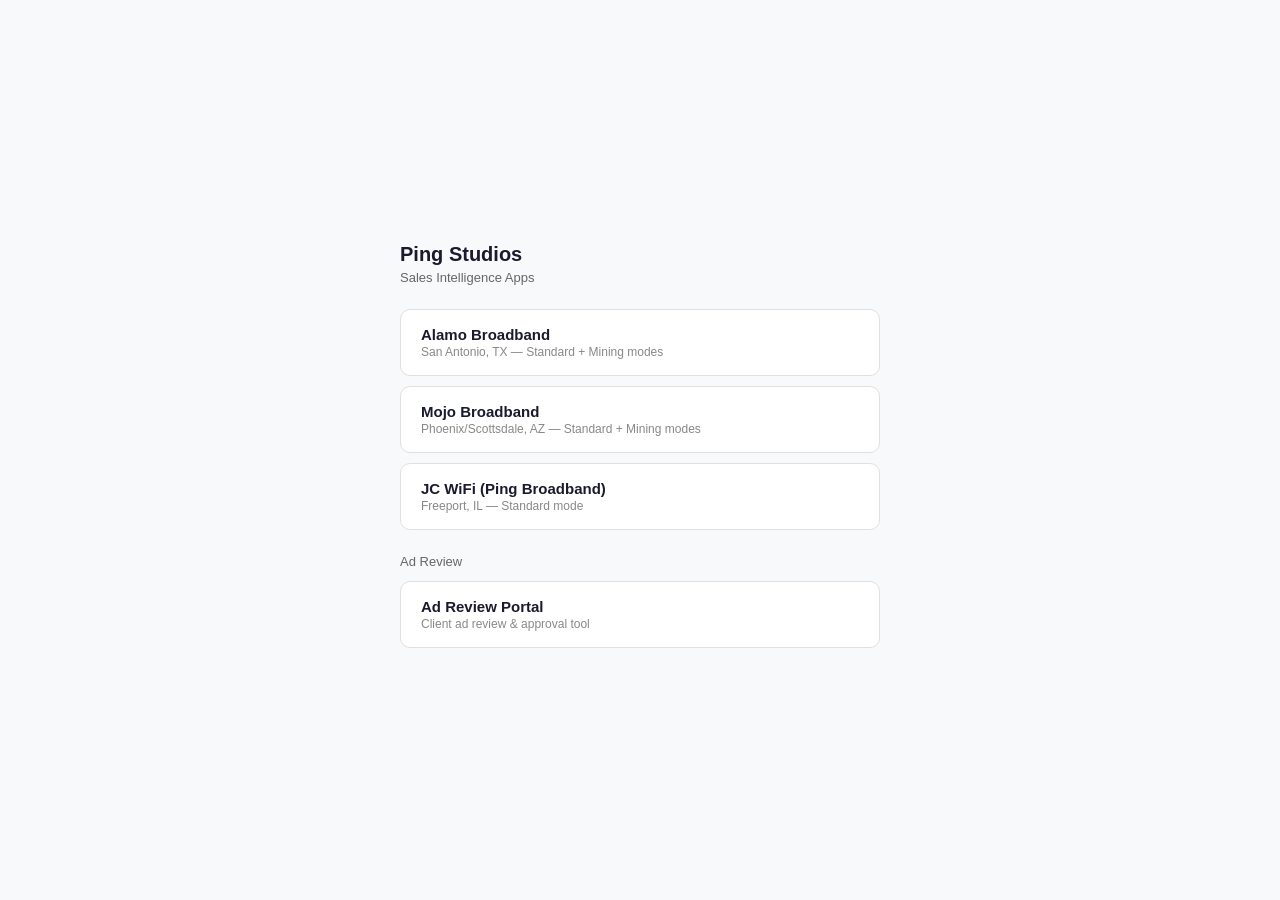
<file: index.html>
<!DOCTYPE html>
<html lang="en">
<head>
<meta charset="UTF-8">
<meta name="viewport" content="width=device-width, initial-scale=1.0">
<title>Ping Studios — Sales Intelligence Apps</title>
<style>
  * { margin:0; padding:0; box-sizing:border-box; }
  body { font-family:-apple-system,BlinkMacSystemFont,'Segoe UI',Roboto,sans-serif; background:#f8f9fa; color:#1a1a2e; min-height:100vh; display:flex; align-items:center; justify-content:center; }
  .container { max-width:480px; width:90%; }
  h1 { font-size:20px; font-weight:700; margin-bottom:4px; }
  .subtitle { font-size:13px; color:#666; margin-bottom:24px; }
  .card { display:block; padding:16px 20px; background:#fff; border:1px solid #e0e0e0; border-radius:10px; margin-bottom:10px; text-decoration:none; color:inherit; transition:border-color .2s, box-shadow .2s; }
  .card:hover { border-color:#4a9eff; box-shadow:0 2px 8px rgba(74,158,255,0.15); }
  .card-name { font-size:15px; font-weight:600; }
  .card-detail { font-size:12px; color:#888; margin-top:2px; }
</style>
</head>
<body>
<div class="container">
  <h1>Ping Studios</h1>
  <p class="subtitle">Sales Intelligence Apps</p>
  <a href="v2/?client=alamo" class="card">
    <div class="card-name">Alamo Broadband</div>
    <div class="card-detail">San Antonio, TX — Standard + Mining modes</div>
  </a>
  <a href="v2/?client=mojo" class="card">
    <div class="card-name">Mojo Broadband</div>
    <div class="card-detail">Phoenix/Scottsdale, AZ — Standard + Mining modes</div>
  </a>
  <a href="v2/?client=jcwifi" class="card">
    <div class="card-name">JC WiFi (Ping Broadband)</div>
    <div class="card-detail">Freeport, IL — Standard mode</div>
  </a>
  <p class="subtitle" style="margin-top:24px; margin-bottom:12px">Ad Review</p>
  <a href="review/?s=test" class="card">
    <div class="card-name">Ad Review Portal</div>
    <div class="card-detail">Client ad review & approval tool</div>
  </a>
</div>
</body>
</html>
</file>
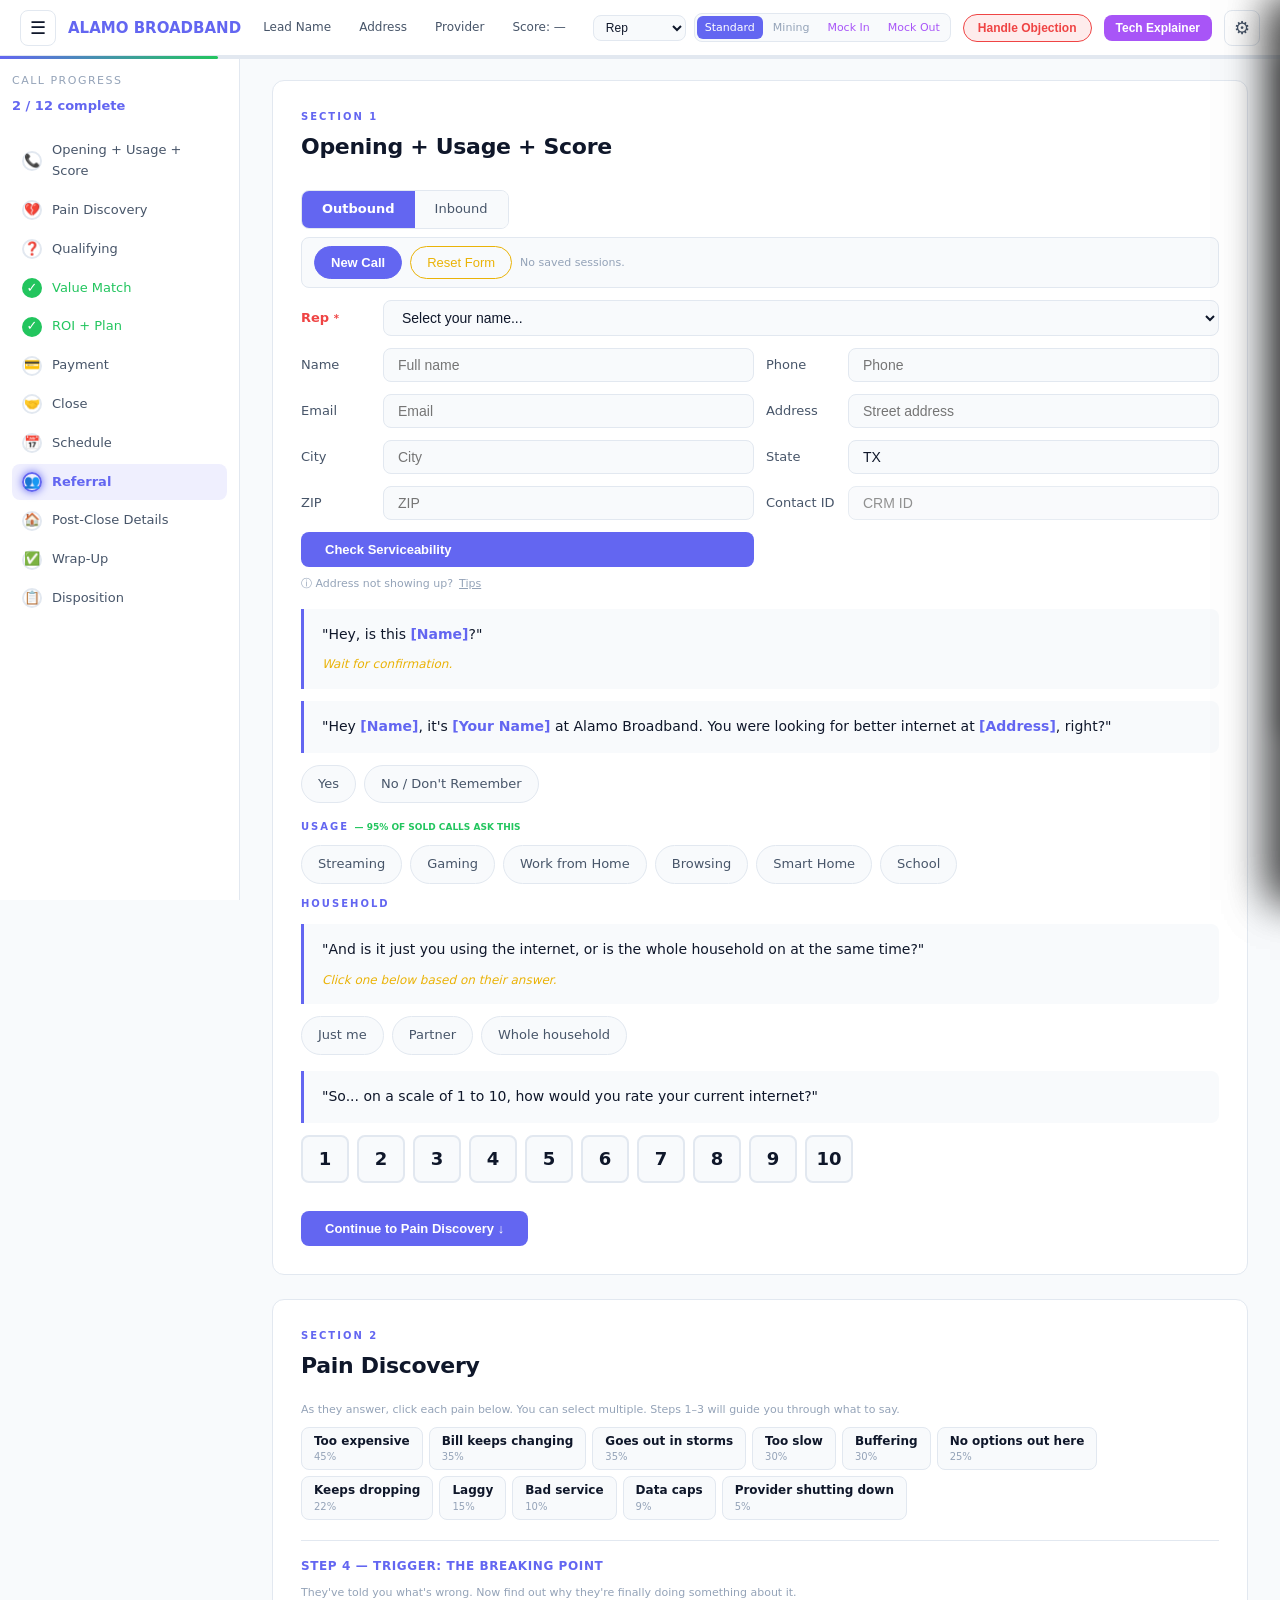
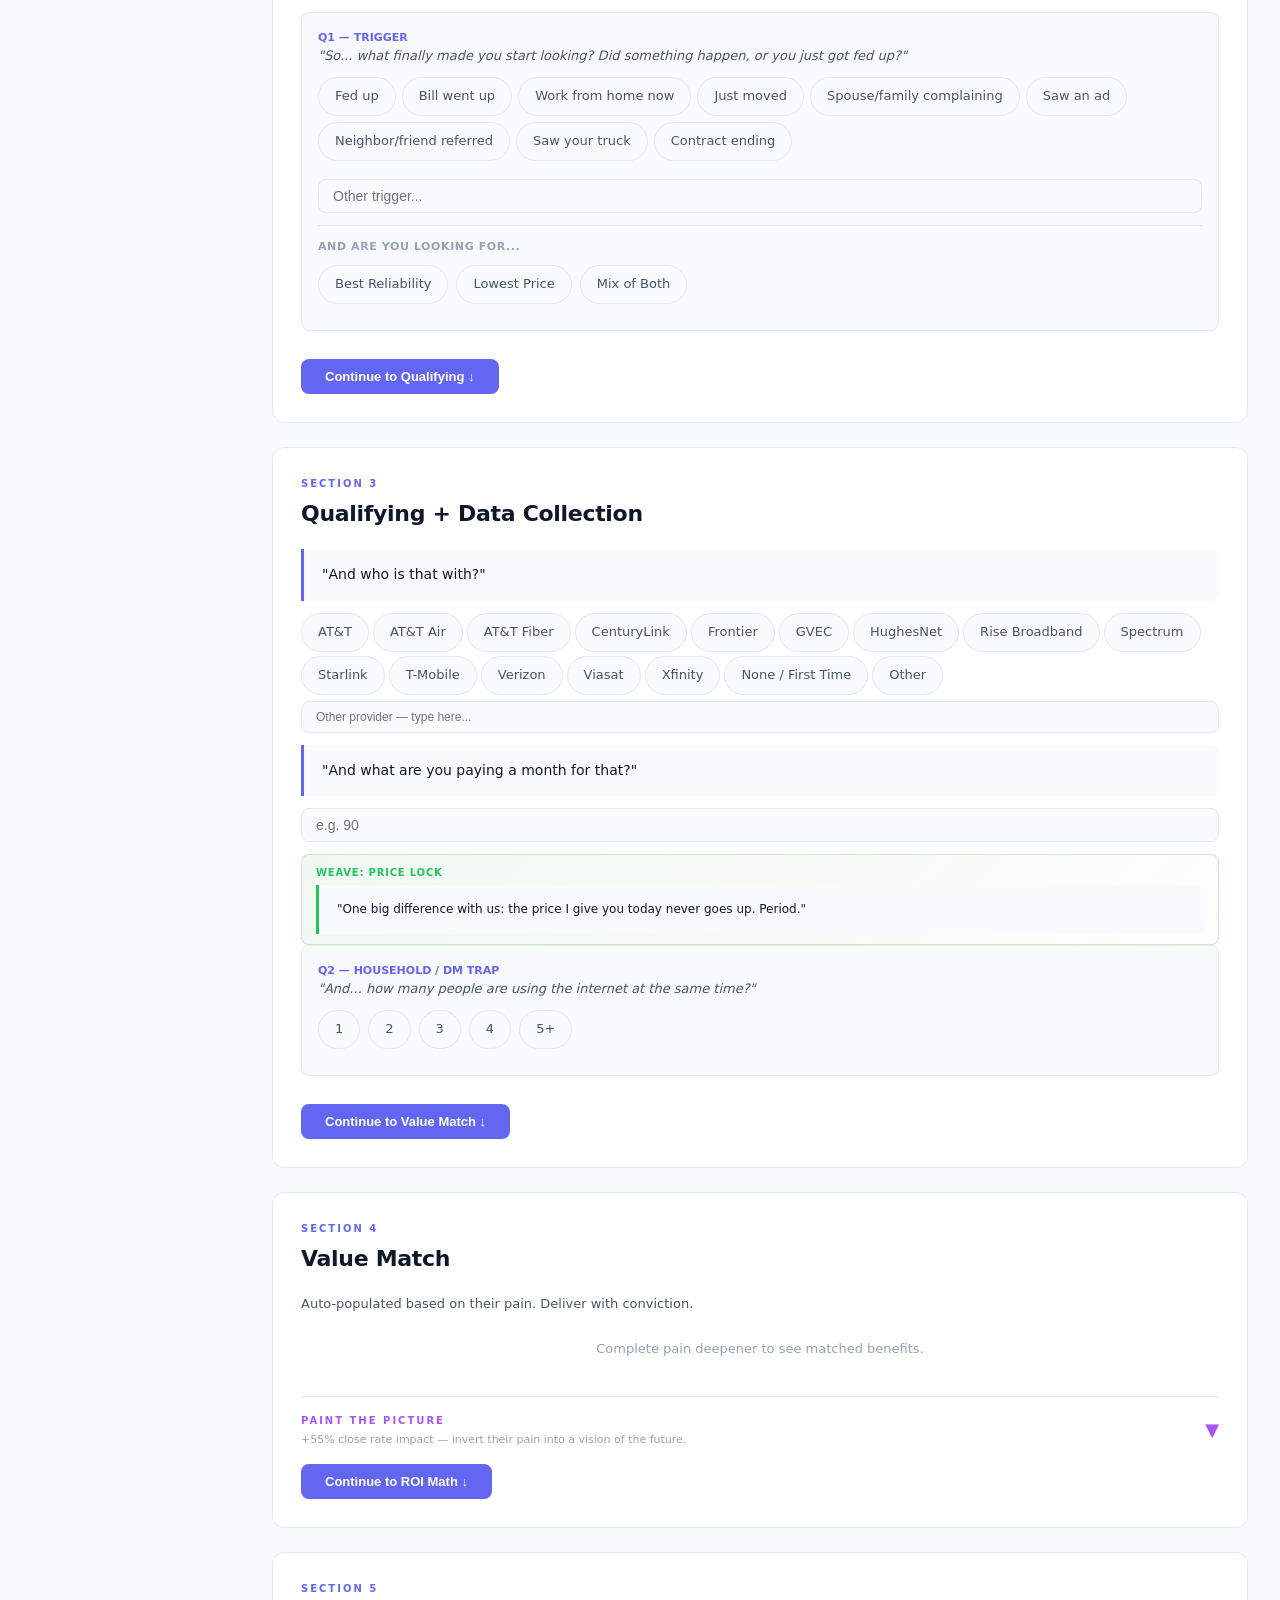
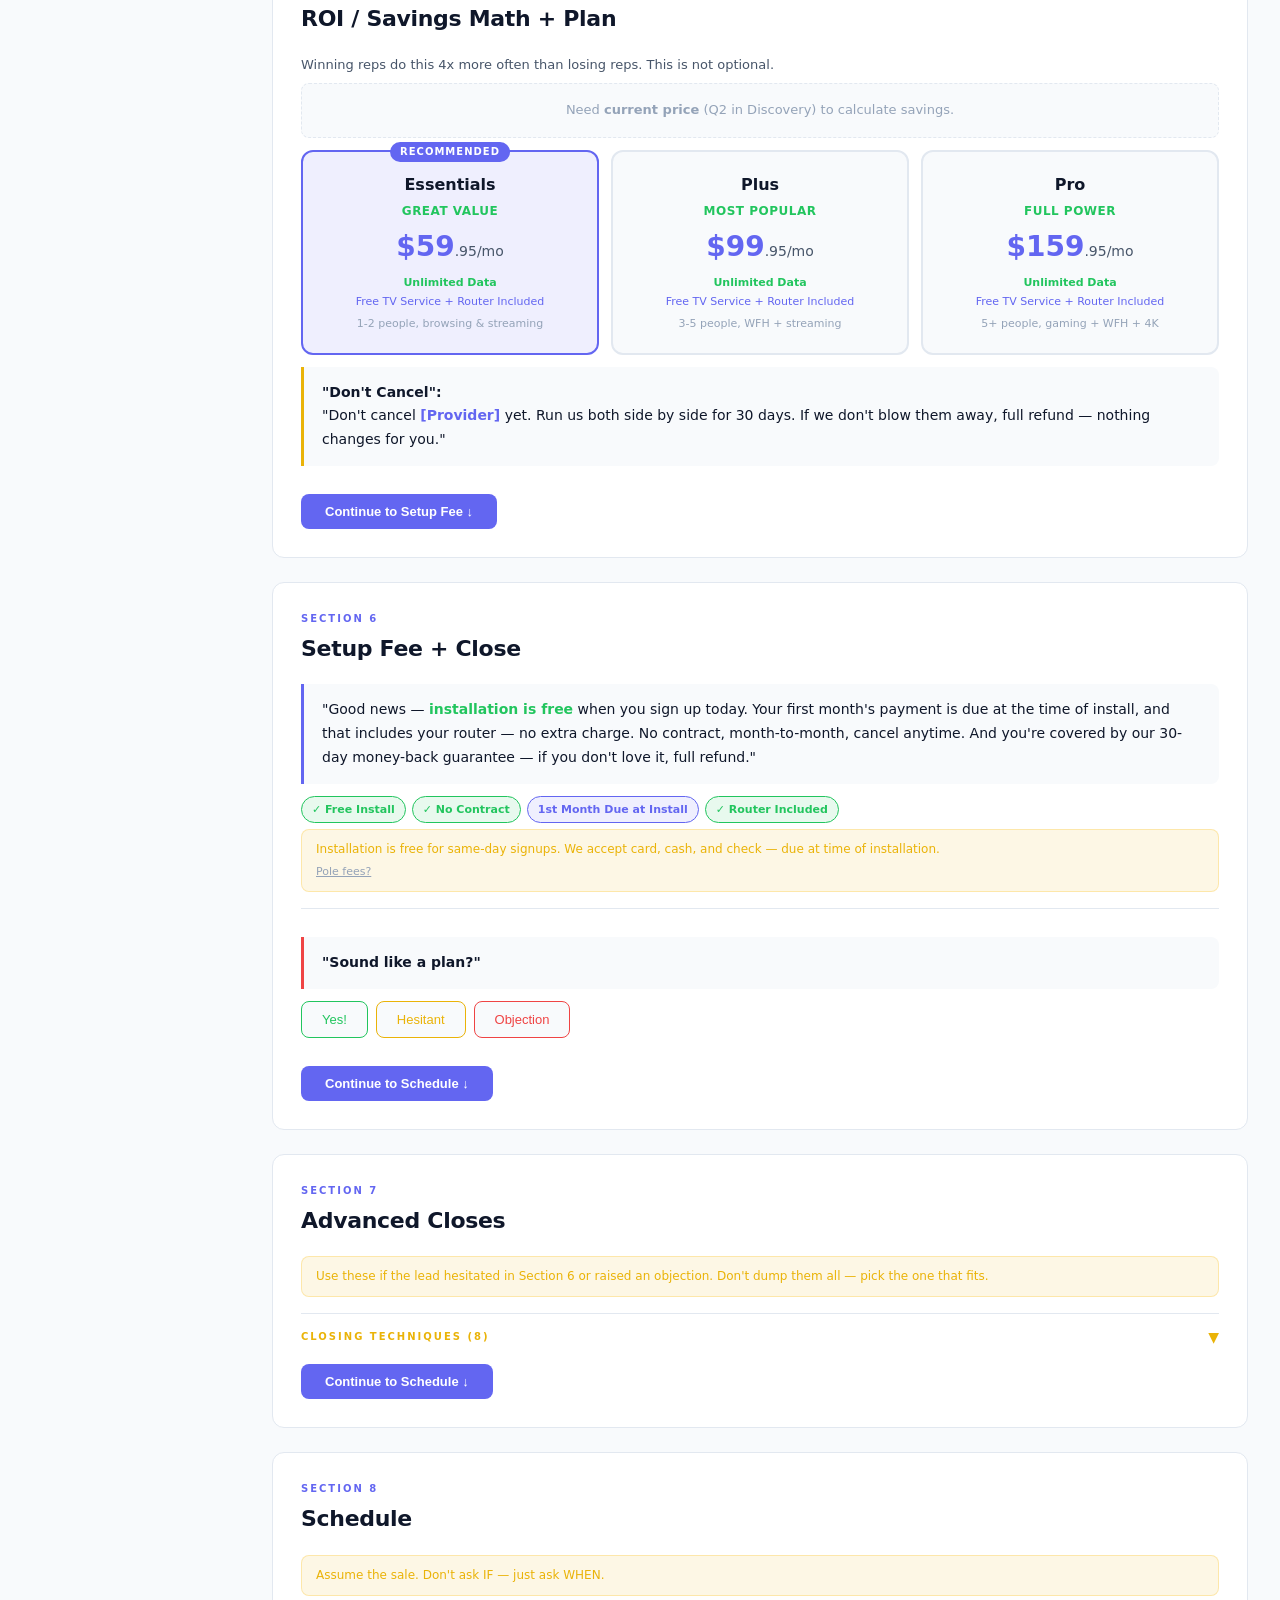
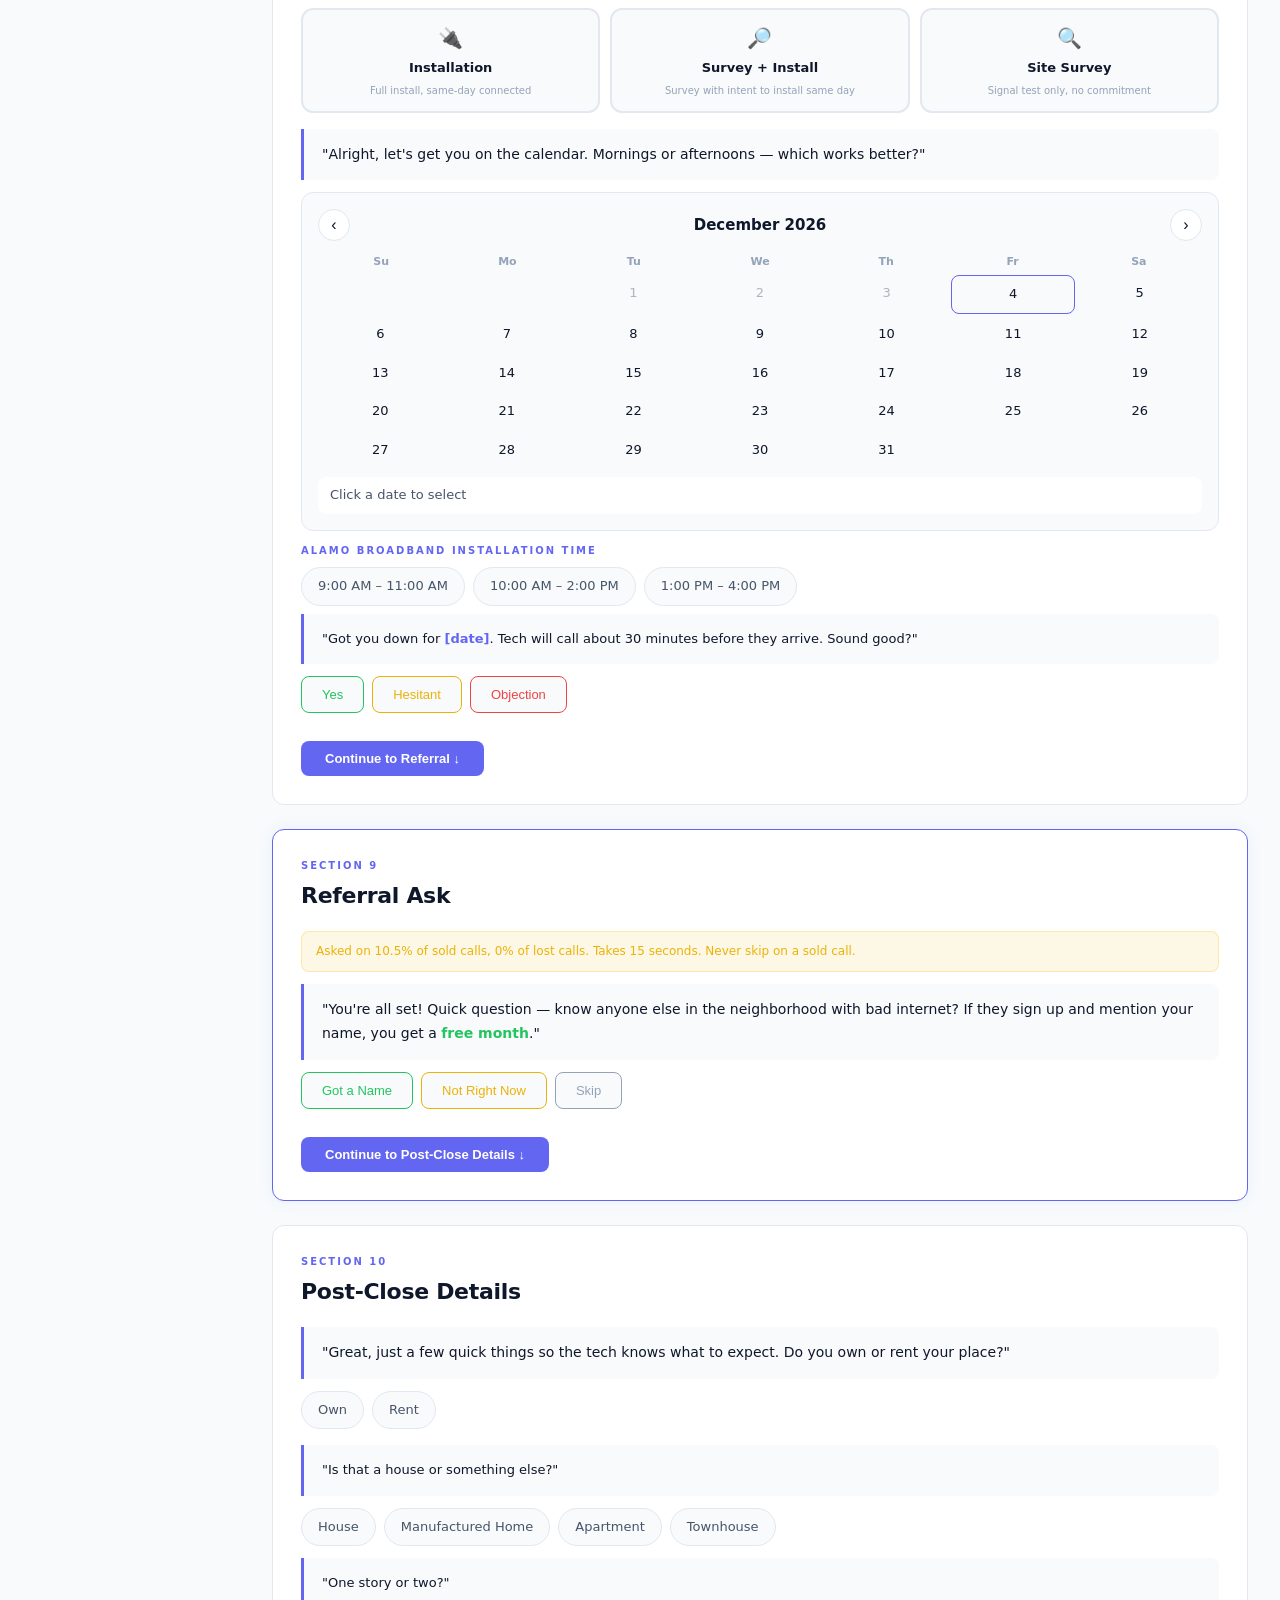
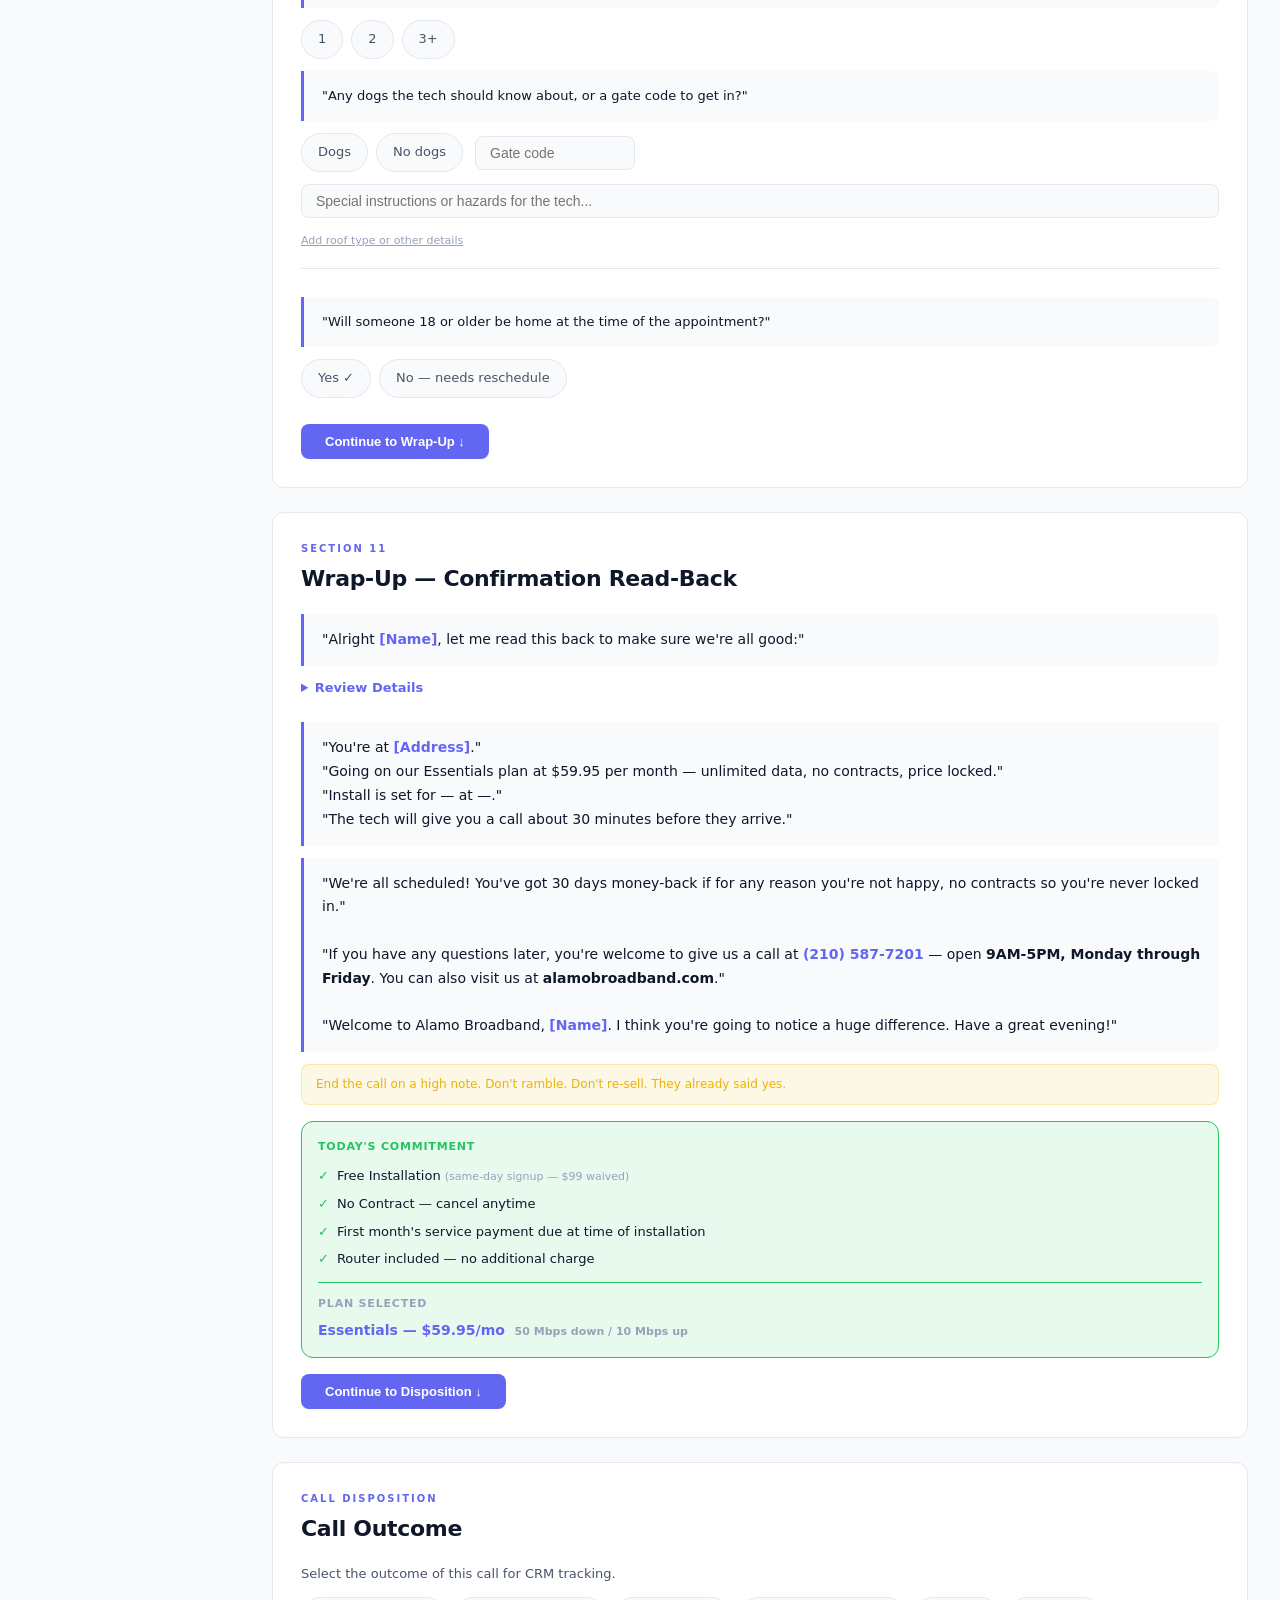
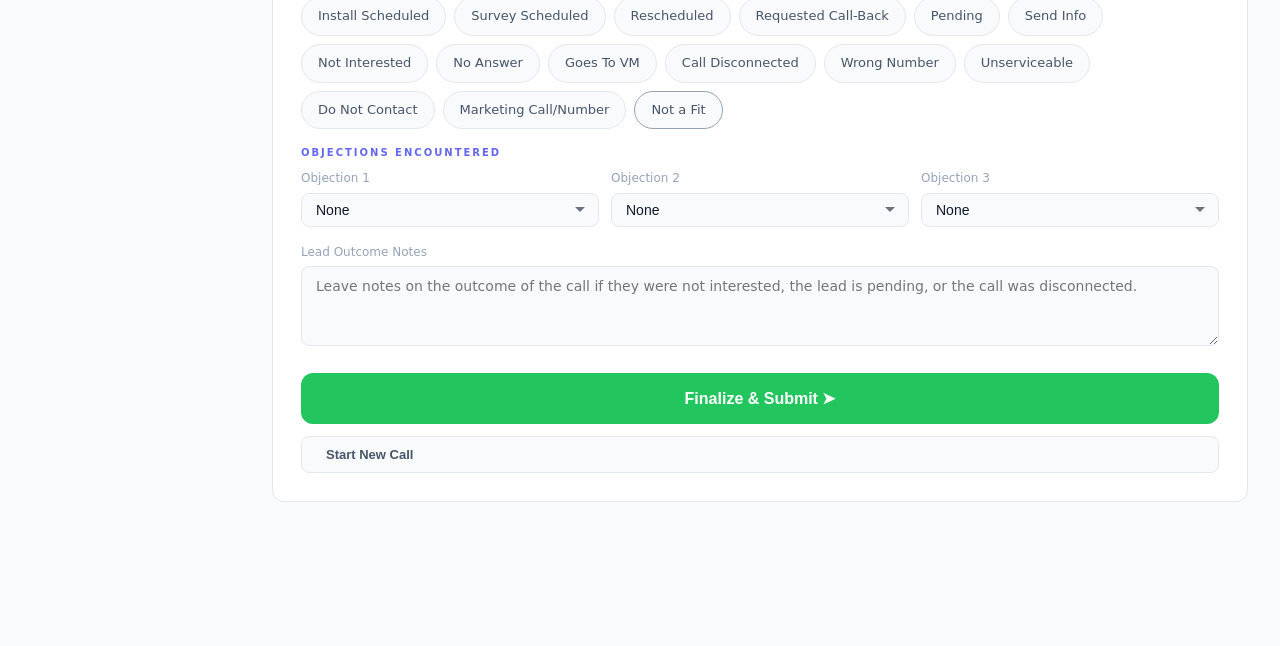
<file: alamo/index.html>
<!DOCTYPE html>
<html lang="en" data-theme="snow">
<head>
<meta charset="UTF-8">
<meta name="viewport" content="width=device-width, initial-scale=1.0">
<link rel="icon" type="image/svg+xml" href="[data-uri]">
<title>Alamo Broadband — Sales Intelligence v5.11.4</title>
<style>
/* ===== THEMES ===== */
:root {
  --bg-primary: #0f1724;
  --bg-secondary: #1a2332;
  --bg-card: #1e2a3a;
  --bg-card-hover: #243447;
  --bg-input: #162030;
  --border: #2a3a4e;
  --border-active: #4a9eff;
  --text-primary: #e8edf4;
  --text-secondary: #8899aa;
  --text-muted: #5a6a7a;
  --accent: #4a9eff;
  --accent-hover: #6ab0ff;
  --accent-dim: rgba(74,158,255,0.15);
  --success: #34d399;
  --success-dim: rgba(52,211,153,0.15);
  --warning: #fbbf24;
  --warning-dim: rgba(251,191,36,0.15);
  --danger: #f87171;
  --danger-dim: rgba(248,113,113,0.15);
  --purple: #a78bfa;
  --sidebar-w: 240px;
  --header-h: 56px;
  --radius: 8px;
  --radius-lg: 12px;
  --shadow: 0 4px 24px rgba(0,0,0,0.3);
}
[data-theme="cream"] {
  --bg-primary: #faf6f0; --bg-secondary: #f5efe6; --bg-card: #fff; --bg-card-hover: #fdf9f3;
  --bg-input: #faf6f0; --border: #e8ddd0; --border-active: #c49a6c;
  --text-primary: #3d2e1f; --text-secondary: #7a6a58; --text-muted: #a89882;
  --accent: #c49a6c; --accent-hover: #d4aa7c; --accent-dim: rgba(196,154,108,0.15);
  --success: #5a9e6f; --success-dim: rgba(90,158,111,0.12);
  --warning: #d4a030; --warning-dim: rgba(212,160,48,0.12);
  --danger: #c45a5a; --danger-dim: rgba(196,90,90,0.12);
  --purple: #9a7cc4; --shadow: 0 4px 24px rgba(0,0,0,0.08);
}
[data-theme="light"] {
  --bg-primary: #f5f7fa; --bg-secondary: #ffffff; --bg-card: #ffffff; --bg-card-hover: #f0f4f8;
  --bg-input: #f5f7fa; --border: #e2e8f0; --border-active: #4a9eff;
  --text-primary: #1a202c; --text-secondary: #4a5568; --text-muted: #a0aec0;
  --accent: #4a9eff; --accent-hover: #3182ce; --accent-dim: rgba(74,158,255,0.1);
  --success: #38a169; --success-dim: rgba(56,161,105,0.1);
  --warning: #d69e2e; --warning-dim: rgba(214,158,46,0.1);
  --danger: #e53e3e; --danger-dim: rgba(229,62,62,0.1);
  --purple: #805ad5; --shadow: 0 4px 24px rgba(0,0,0,0.06);
}
[data-theme="ocean"] {
  --bg-primary: #0b1929; --bg-secondary: #0d2137; --bg-card: #112a45; --bg-card-hover: #163755;
  --bg-input: #0b1929; --border: #1e3a5f;
  --text-primary: #c9e2f5; --text-secondary: #6b9bc3; --text-muted: #3d6d9e;
  --accent: #38bdf8; --accent-hover: #7dd3fc; --accent-dim: rgba(56,189,248,0.15);
  --success: #34d399; --success-dim: rgba(52,211,153,0.15);
  --warning: #fbbf24; --warning-dim: rgba(251,191,36,0.15);
  --danger: #f87171; --danger-dim: rgba(248,113,113,0.15);
  --purple: #a78bfa; --shadow: 0 4px 24px rgba(0,0,0,0.4);
}
[data-theme="forest"] {
  --bg-primary: #0f1a14; --bg-secondary: #162b1e; --bg-card: #1a3324; --bg-card-hover: #1f3d2b;
  --bg-input: #0f1a14; --border: #2a4e36;
  --text-primary: #d0e8d8; --text-secondary: #7aab8b; --text-muted: #4a7a5a;
  --accent: #34d399; --accent-hover: #6ee7b7; --accent-dim: rgba(52,211,153,0.15);
  --success: #34d399; --success-dim: rgba(52,211,153,0.15);
  --warning: #fbbf24; --warning-dim: rgba(251,191,36,0.15);
  --danger: #f87171; --danger-dim: rgba(248,113,113,0.15);
  --purple: #a78bfa; --shadow: 0 4px 24px rgba(0,0,0,0.4);
}
[data-theme="sunset"] {
  --bg-primary: #1a1018; --bg-secondary: #2a1a25; --bg-card: #332230; --bg-card-hover: #3d2a3a;
  --bg-input: #1a1018; --border: #4e3348;
  --text-primary: #f0d8e8; --text-secondary: #b88aa8; --text-muted: #7a5a70;
  --accent: #f472b6; --accent-hover: #f9a8d4; --accent-dim: rgba(244,114,182,0.15);
  --success: #34d399; --success-dim: rgba(52,211,153,0.15);
  --warning: #fbbf24; --warning-dim: rgba(251,191,36,0.15);
  --danger: #f87171; --danger-dim: rgba(248,113,113,0.15);
  --purple: #c084fc; --shadow: 0 4px 24px rgba(0,0,0,0.4);
}
[data-theme="snow"] {
  --bg-primary: #f8fafc; --bg-secondary: #ffffff; --bg-card: #ffffff; --bg-card-hover: #f1f5f9;
  --bg-input: #f8fafc; --border: #e2e8f0;
  --text-primary: #0f172a; --text-secondary: #475569; --text-muted: #94a3b8;
  --accent: #6366f1; --accent-hover: #818cf8; --accent-dim: rgba(99,102,241,0.1);
  --success: #22c55e; --success-dim: rgba(34,197,94,0.1);
  --warning: #eab308; --warning-dim: rgba(234,179,8,0.1);
  --danger: #ef4444; --danger-dim: rgba(239,68,68,0.1);
  --purple: #a855f7; --shadow: 0 4px 24px rgba(0,0,0,0.05);
}
[data-theme="mint"] {
  --bg-primary: #f0faf5; --bg-secondary: #e8f5ee; --bg-card: #ffffff; --bg-card-hover: #f5fdf8;
  --bg-input: #f0faf5; --border: #c6e8d4;
  --text-primary: #1a3a2a; --text-secondary: #4a7a5e; --text-muted: #8ab8a0;
  --accent: #2d9a5e; --accent-hover: #3db874; --accent-dim: rgba(45,154,94,0.12);
  --success: #2d9a5e; --success-dim: rgba(45,154,94,0.12);
  --warning: #c4960a; --warning-dim: rgba(196,150,10,0.12);
  --danger: #c45a5a; --danger-dim: rgba(196,90,90,0.12);
  --purple: #7a5ec4; --shadow: 0 4px 24px rgba(0,0,0,0.06);
}
/* ===== LAYOUT (Header, Sidebar, Main) ===== */
*, *::before, *::after { box-sizing: border-box; margin: 0; padding: 0; }
body {
  font-family: -apple-system, BlinkMacSystemFont, 'Segoe UI', system-ui, sans-serif;
  background: var(--bg-primary); color: var(--text-primary); line-height: 1.6; overflow-x: hidden;
}
#header {
  position: fixed; top: 0; left: 0; right: 0; z-index: 100;
  height: var(--header-h); background: var(--bg-secondary);
  border-bottom: 1px solid var(--border);
  display: flex; align-items: center; padding: 0 20px; gap: 12px; transition: background .4s;
}
#header .logo { font-weight: 700; font-size: 15px; color: var(--accent); white-space: nowrap; }
#header .breadcrumbs {
  display: flex; align-items: center; gap: 8px; flex: 1;
  font-size: 13px; color: var(--text-secondary); overflow-x: auto; white-space: nowrap; scrollbar-width: none;
}
#header .breadcrumbs::-webkit-scrollbar { display: none; }
.crumb { background: var(--bg-card); padding: 3px 10px; border-radius: 20px; font-size: 12px; }
.crumb.active { background: var(--accent-dim); color: var(--accent); border: 1px solid var(--accent); }
.score-badge { padding: 4px 14px; border-radius: 20px; font-weight: 700; font-size: 13px; min-width: 80px; text-align: center; }
.score-low { background: var(--danger-dim); color: var(--danger); }
.score-mid { background: var(--warning-dim); color: var(--warning); }
.score-high { background: var(--success-dim); color: var(--success); }
#objection-btn {
  background: var(--danger-dim); color: var(--danger); border: 1px solid var(--danger);
  padding: 6px 14px; border-radius: 20px; cursor: pointer; font-size: 12px;
  font-weight: 600; white-space: nowrap; transition: all .2s;
}
#objection-btn:hover { background: var(--danger); color: #fff; }
#progress-bar {
  position: fixed; top: var(--header-h); left: 0; right: 0; height: 3px;
  background: var(--border); z-index: 99; overflow: hidden;
}
#progress-bar .fill {
  height: 100%; background: linear-gradient(90deg, var(--accent), var(--success));
  transition: width 0.4s ease; border-radius: 0 2px 2px 0;
}
#sidebar {
  position: fixed; top: var(--header-h); left: 0; bottom: 0;
  width: var(--sidebar-w); background: var(--bg-secondary);
  border-right: 1px solid var(--border); padding: 16px 12px;
  overflow-y: auto; z-index: 90; scrollbar-width: thin; scrollbar-color: var(--border) transparent;
  transform: translateX(0); transition: transform .3s ease;
}
#sidebar.closed { transform: translateX(-100%); }
#hamburger {
  background: none; border: 1px solid var(--border); color: var(--text-primary);
  width: 36px; height: 36px; border-radius: var(--radius); cursor: pointer;
  display: flex; align-items: center; justify-content: center; font-size: 18px;
  transition: all .2s; flex-shrink: 0;
}
#hamburger:hover { border-color: var(--accent); color: var(--accent); }
.sidebar-title { font-size: 11px; text-transform: uppercase; letter-spacing: 1.5px; color: var(--text-muted); margin-bottom: 6px; }
.sidebar-progress { font-size: 13px; color: var(--accent); margin-bottom: 16px; font-weight: 600; }
.check-item {
  display: flex; align-items: center; gap: 10px; padding: 8px 10px;
  border-radius: var(--radius); cursor: pointer; font-size: 13px;
  color: var(--text-secondary); transition: all .2s; margin-bottom: 2px;
}
.check-item:hover { background: var(--bg-card); color: var(--text-primary); }
.check-item.active { background: var(--accent-dim); color: var(--accent); font-weight: 600; }
.check-item.completed { color: var(--success); }
.check-item.skipped { color: var(--text-muted); text-decoration: line-through; }
.check-icon {
  width: 20px; height: 20px; border-radius: 50%; border: 2px solid var(--border);
  display: flex; align-items: center; justify-content: center; flex-shrink: 0;
  font-size: 13px; transition: all .2s;
}
.check-item.completed .check-icon { border-color: var(--success); background: var(--success); color: #fff; }
.check-item.active .check-icon { border-color: var(--accent); box-shadow: 0 0 8px var(--accent); }
.check-item.in-progress .check-icon { border-color: var(--warning); background: var(--warning-dim); }
#main {
  margin-left: var(--sidebar-w); margin-top: var(--header-h);
  padding: 24px 32px 120px 32px; max-width: 1200px;
  transition: margin-left .3s ease;
}
#main.sidebar-closed { margin-left: 0; }
.section {
  background: var(--bg-card); border: 1px solid var(--border);
  border-radius: var(--radius-lg); padding: 28px; margin-bottom: 24px;
  transition: border-color .3s; transform: translateY(0);
  scroll-margin-top: calc(var(--header-h) + 24px);
}
.section.highlight { border-color: var(--accent); box-shadow: 0 0 20px rgba(74,158,255,0.1); }
.section:hover { transform: translateY(-1px); box-shadow: var(--shadow); }
.section-label { font-size: 10px; text-transform: uppercase; letter-spacing: 2px; color: var(--accent); margin-bottom: 4px; font-weight: 600; }
.section-title { font-size: 22px; font-weight: 700; margin-bottom: 18px; letter-spacing: -0.3px; }
.script-block {
  background: var(--bg-input); border-left: 3px solid var(--accent);
  padding: 14px 18px; border-radius: 0 var(--radius) var(--radius) 0;
  margin: 12px 0; font-size: 14px; line-height: 1.7; color: var(--text-primary);
}
.script-block .var { color: var(--accent); font-weight: 600; }
.script-block .coaching { color: var(--warning); font-size: 12px; font-style: italic; display: block; margin-top: 8px; }
.coach-note {
  background: var(--warning-dim); border: 1px solid rgba(251,191,36,0.3);
  padding: 10px 14px; border-radius: var(--radius); font-size: 12px; color: var(--warning); margin: 12px 0;
}
.benefit-check {
  display: flex; align-items: flex-start; gap: 8px; padding: 8px 10px;
  border: 1px solid var(--border); border-radius: var(--radius); cursor: pointer;
  transition: all .2s; font-size: 12px; line-height: 1.4;
}
.benefit-check:hover { border-color: var(--success); background: rgba(56,161,105,0.05); }
.benefit-check.checked { border-color: var(--success); background: rgba(56,161,105,0.1); }
.benefit-check.checked .benefit-box { background: var(--success); color: #fff; }
.benefit-check.checked .benefit-hint { color: var(--text-muted); }
.benefit-box {
  width: 20px; height: 20px; min-width: 20px; border-radius: 4px;
  border: 2px solid var(--success); display: flex; align-items: center; justify-content: center;
  font-size: 12px; font-weight: 700; margin-top: 1px; transition: all .2s;
}
.benefit-hint { font-size: 11px; color: var(--text-secondary); font-style: italic; }
/* ===== COMPONENTS (Pills, Buttons, Inputs, Cards) ===== */
input[type="text"], input[type="number"], input[type="date"], input[type="email"], input[type="tel"] {
  background: var(--bg-input); border: 1px solid var(--border); color: var(--text-primary);
  padding: 8px 14px; border-radius: var(--radius); font-size: 14px; outline: none; transition: border .2s; width: 100%;
}
input:focus { border-color: var(--accent); }
input.referral-highlight { border: 2px solid var(--warning) !important; background: rgba(245,158,11,0.1) !important; }
input.referral-filled { border: 2px solid var(--success) !important; background: rgba(16,185,129,0.12) !important; font-weight: 700; color: var(--success) !important; }
.input-row { display: flex; gap: 12px; margin: 10px 0; align-items: center; }
.input-row label { font-size: 13px; color: var(--text-secondary); white-space: nowrap; min-width: 70px; }
.input-row input { flex: 1; }
.toggle-group { display: inline-flex; border-radius: var(--radius); overflow: hidden; border: 1px solid var(--border); margin: 8px 0; }
.toggle-btn {
  padding: 8px 20px; font-size: 13px; cursor: pointer; border: none;
  background: var(--bg-input); color: var(--text-secondary); transition: all .2s;
}
.toggle-btn.active { background: var(--accent); color: #fff; font-weight: 600; }
.pill-group { display: flex; flex-wrap: wrap; gap: 8px; margin: 10px 0; }
.pill {
  padding: 8px 16px; border-radius: 20px; font-size: 13px; cursor: pointer;
  background: var(--bg-input); border: 1px solid var(--border); color: var(--text-secondary);
  transition: all .2s; user-select: none;
}
.pill:hover { border-color: var(--accent); color: var(--text-primary); }
.pill.selected, .pill.active { background: var(--accent); border-color: var(--accent); color: #fff; font-weight: 600; }
.pill.multi-selected { background: var(--purple); border-color: var(--purple); color: #fff; }
.score-group { display: flex; gap: 8px; margin: 12px 0; flex-wrap: wrap; scroll-margin-top: calc(var(--header-h) + 16px); }
.score-btn {
  width: 48px; height: 48px; border-radius: var(--radius); border: 2px solid var(--border);
  background: var(--bg-input); color: var(--text-primary); font-size: 18px; font-weight: 700;
  cursor: pointer; transition: all .2s; display: flex; align-items: center; justify-content: center;
}
.score-btn:hover { border-color: var(--accent); transform: scale(1.05); }
.score-btn.selected { transform: scale(1.1); }
.score-btn.s-low { border-color: var(--danger); background: var(--danger-dim); color: var(--danger); }
.score-btn.s-mid { border-color: var(--warning); background: var(--warning-dim); color: var(--warning); }
.score-btn.s-high { border-color: var(--success); background: var(--success-dim); color: var(--success); }
/* ===== SCORE & PAIN FLOW ===== */
/* v4.2: Pain tiles — horizontal wrap */
.pain-grid {
  display: flex; flex-wrap: wrap; gap: 6px; margin: 0;
}
.pain-tile {
  background: var(--bg-input); border: 1px solid var(--border); border-radius: var(--radius);
  padding: 6px 12px; cursor: pointer; transition: all .25s; font-size: 12px; line-height: 1.3;
}
.pain-tile:hover { border-color: var(--accent); background: var(--bg-card-hover); }
.pain-tile { position: relative; }
.pain-tile.selected { border-color: var(--accent); background: var(--accent-dim); font-weight: 700; box-shadow: 0 0 0 2px var(--accent); color: var(--accent); }
.pain-badge {
  position: absolute; top: -7px; right: -7px;
  display: flex; align-items: center; justify-content: center;
  width: 20px; height: 20px; border-radius: 50%; background: var(--accent); color: #fff;
  font-size: 10px; font-weight: 700; line-height: 1; box-shadow: 0 1px 4px rgba(0,0,0,0.3);
}
.pain-tile .freq { font-size: 10px; color: var(--text-muted); margin-top: 1px; }
/* v4.2: Step-by-step pain flow */
.pain-step { display: none; margin-top: 10px; padding: 10px 14px; border-radius: var(--radius); border: 1px solid var(--border); background: var(--bg-card); animation: slideDown .3s ease; scroll-margin-top: calc(var(--header-h) + 16px); }
.pain-step.visible { display: block; }
.pain-step-header { display: flex; align-items: center; gap: 8px; margin-bottom: 2px; }
.pain-step-num { width: 24px; height: 24px; border-radius: 50%; background: var(--accent); color: #fff; display: flex; align-items: center; justify-content: center; font-size: 12px; font-weight: 700; flex-shrink: 0; }
.pain-step-title { font-size: 12px; font-weight: 700; text-transform: uppercase; letter-spacing: .6px; color: var(--text-primary); }
.pain-step-note { font-size: 11px; color: var(--text-muted); margin: 0 0 8px 32px; line-height: 1.4; }
.pain-empathy-item {
  background: linear-gradient(135deg, rgba(167,139,250,0.12), rgba(167,139,250,0.04));
  border-left: 3px solid var(--purple); border-radius: 0 var(--radius) var(--radius) 0; padding: 6px 10px;
  font-size: 12px; color: var(--text-primary); margin-bottom: 4px;
}
.pain-empathy-item .pain-empathy-label {
  font-size: 10px; font-weight: 700; text-transform: uppercase; letter-spacing: .5px;
  color: var(--purple); margin-bottom: 2px;
}
.pain-probe-more {
  font-size: 12px; color: var(--text-secondary); font-style: italic;
  padding: 4px 10px; border-left: 3px solid var(--purple); margin-top: 4px;
}
/* v4.2: Sub-options as compact pills, multi-select */
.pain-sub-group { margin-bottom: 6px; }
.pain-sub-group-label { font-size: 10px; font-weight: 600; color: var(--text-muted); margin-bottom: 4px; text-transform: uppercase; letter-spacing: .5px; }
.pain-sub-options { display: none; }
.pain-sub-options.open { display: flex; flex-wrap: wrap; gap: 5px; }
.sub-option {
  padding: 4px 10px; border-radius: 20px; cursor: pointer; font-size: 11px;
  border: 1px solid var(--border); transition: all .2s; color: var(--text-secondary);
  background: var(--bg-input); white-space: nowrap;
}
.sub-option:hover { background: var(--bg-card-hover); color: var(--text-primary); border-color: var(--accent); }
.sub-option.selected { background: var(--accent-dim); border-color: var(--accent); color: var(--accent); font-weight: 600; box-shadow: 0 0 0 1px var(--accent); }
.sub-option .quote { display: none; }
/* v4.2: Deepener + quantifiers side by side inside step 3 */
.pain-step3-grid { display: grid; grid-template-columns: 1fr auto; gap: 12px; align-items: start; }
.pain-step3-grid .deepener-col { min-width: 0; }
.pain-step3-grid .quant-col { min-width: 140px; }
/* SPLIT LAYOUT for pain + quantifiers side by side */
.split { display: grid; grid-template-columns: 65fr 35fr; gap: 20px; }
.empathy-panel {
  background: var(--bg-input); border: 1px solid var(--border); border-radius: var(--radius);
  padding: 16px; position: sticky; top: calc(var(--header-h) + 24px); align-self: start;
}
.empathy-panel h3 { font-size: 14px; margin-bottom: 12px; color: var(--purple); }
.empathy-item {
  padding: 8px 12px; font-size: 13px; border-radius: var(--radius); cursor: pointer;
  transition: background .2s; color: var(--text-secondary); margin-bottom: 4px;
}
.empathy-item:hover { background: var(--bg-card-hover); color: var(--text-primary); }
.empathy-item .when { font-size: 11px; color: var(--text-muted); display: block; }
.q-card {
  background: var(--bg-input); border: 1px solid var(--border); border-radius: var(--radius);
  padding: 16px; margin-bottom: 12px; transition: border-color .2s;
}
.q-card.answered { border-color: var(--success); }
.q-card .q-num { font-size: 11px; color: var(--accent); font-weight: 700; }
.q-card .q-script { font-size: 13px; color: var(--text-secondary); font-style: italic; margin-bottom: 10px; }
.benefit-card {
  background: var(--bg-input); border: 1px solid var(--accent); border-radius: var(--radius);
  padding: 16px; margin-bottom: 12px;
}
.benefit-card.secondary { border-color: var(--border); opacity: 0.7; }
.benefit-card .benefit-title { font-size: 14px; font-weight: 700; color: var(--accent); margin-bottom: 6px; }
.plan-grid { display: grid; grid-template-columns: repeat(3,1fr); gap: 12px; margin: 12px 0; }
.plan-card {
  background: var(--bg-input); border: 2px solid var(--border); border-radius: var(--radius-lg);
  padding: 20px; text-align: center; cursor: pointer; transition: all .25s;
}
.plan-card:hover { border-color: var(--accent); }
.plan-card.selected { border-color: var(--accent); background: var(--accent-dim); }
.plan-card.recommended { position: relative; }
.plan-card.recommended::after {
  content: 'RECOMMENDED'; position: absolute; top: -10px; left: 50%; transform: translateX(-50%);
  background: var(--accent); color: #fff; font-size: 10px; padding: 2px 10px;
  border-radius: 10px; font-weight: 700; letter-spacing: 1px;
}
.plan-card .plan-name { font-size: 16px; font-weight: 700; }
.plan-card .plan-tagline { font-size: 12px; color: var(--success); font-weight: 600; margin: 4px 0; text-transform: uppercase; letter-spacing: 0.5px; }
.plan-card .plan-price { font-size: 28px; font-weight: 700; color: var(--accent); }
.plan-card .plan-price span { font-size: 14px; font-weight: 400; color: var(--text-secondary); }
.roi-box {
  background: var(--success-dim); border: 1px solid var(--success);
  border-radius: var(--radius-lg); padding: 20px; text-align: center; margin: 16px 0;
}
.roi-big { font-size: 36px; font-weight: 700; color: var(--success); }
.roi-sub { font-size: 14px; color: var(--text-secondary); margin-top: 4px; }
.response-group { display: flex; gap: 8px; margin: 12px 0; }
.resp-btn {
  padding: 10px 20px; border-radius: var(--radius); cursor: pointer; font-size: 13px;
  border: 1px solid var(--border); background: var(--bg-input); color: var(--text-secondary);
  transition: all .2s; font-weight: 500;
}
.resp-btn:hover { border-color: var(--accent); color: var(--text-primary); }
.resp-btn.positive { border-color: var(--success); color: var(--success); }
.resp-btn.positive:hover { background: var(--success); color: #fff; }
.resp-btn.neutral { border-color: var(--warning); color: var(--warning); }
.resp-btn.objection { border-color: var(--danger); color: var(--danger); }
.resp-btn.selected { font-weight: 700; }
.resp-btn.positive.selected { background: var(--success); color: #fff; }
.resp-btn.neutral.selected { background: var(--warning); color: #000; }
.resp-btn.objection.selected { background: var(--danger); color: #fff; }
/* ===== OVERLAYS & PANELS ===== */
#objection-overlay {
  position: fixed; top: 0; right: -480px; bottom: 0; width: 480px; z-index: 200;
  background: var(--bg-secondary); border-left: 1px solid var(--border);
  box-shadow: -10px 0 40px rgba(0,0,0,0.5); transition: right .35s ease;
  display: flex; flex-direction: column;
}
#objection-overlay.open { right: 0; }
#objection-overlay .panel-header {
  padding: 16px 20px; border-bottom: 1px solid var(--border);
  display: flex; justify-content: space-between; align-items: center;
}
#objection-overlay .panel-header h2 { font-size: 16px; color: var(--danger); }
.panel-close {
  background: none; border: 1px solid var(--border); color: var(--text-secondary);
  width: 32px; height: 32px; border-radius: 50%; cursor: pointer; font-size: 16px;
  display: flex; align-items: center; justify-content: center; transition: all .2s;
}
.panel-close:hover { border-color: var(--danger); color: var(--danger); }
#objection-overlay .panel-body { flex: 1; overflow-y: auto; padding: 16px 20px; }
.obj-tile {
  padding: 12px 16px; border: 1px solid var(--border); border-radius: var(--radius);
  cursor: pointer; margin-bottom: 8px; font-size: 13px; color: var(--text-secondary); transition: all .2s;
}
.obj-tile:hover { border-color: var(--danger); color: var(--text-primary); background: var(--bg-card); }
.obj-tile.active { border-color: var(--danger); background: var(--danger-dim); color: var(--danger); }
.obj-detail { display: none; padding: 16px 0; }
.obj-detail.open { display: block; animation: slideDown .3s ease; }
.obj-step { margin-bottom: 14px; }
.obj-step-label { font-size: 11px; text-transform: uppercase; letter-spacing: 1px; font-weight: 700; margin-bottom: 4px; }
.obj-step-label.validate { color: var(--accent); }
.obj-step-label.isolate { color: var(--warning); }
.obj-step-label.reframe { color: var(--success); }
.obj-step-label.reclose { color: var(--purple); }
#competitor-overlay {
  position: fixed; top: 0; right: -520px; bottom: 0; width: 520px; z-index: 200;
  background: var(--bg-secondary); border-left: 1px solid var(--border);
  box-shadow: -10px 0 40px rgba(0,0,0,0.5); transition: right .35s ease;
  display: flex; flex-direction: column;
}
#competitor-overlay.open { right: 0; }
#competitor-overlay .panel-header {
  padding: 16px 20px; border-bottom: 1px solid var(--border);
  display: flex; justify-content: space-between; align-items: center;
}
#competitor-overlay .panel-header h2 { font-size: 16px; color: var(--warning); }
.comp-table { width: 100%; border-collapse: collapse; font-size: 12px; margin: 12px 0; }
.comp-table th { text-align: left; padding: 8px; border-bottom: 1px solid var(--border); color: var(--text-muted); font-size: 11px; text-transform: uppercase; }
.comp-table td { padding: 8px; border-bottom: 1px solid var(--border); color: var(--text-secondary); }
.comp-table td:last-child { color: var(--success); }
#backdrop {
  position: fixed; top: 0; left: 0; right: 0; bottom: 0; z-index: 150;
  background: rgba(0,0,0,0.5); opacity: 0; pointer-events: none; transition: opacity .3s;
}
#backdrop.open { opacity: 1; pointer-events: auto; }
.next-btn {
  display: inline-flex; align-items: center; gap: 6px; margin-top: 16px;
  padding: 10px 24px; background: var(--accent); color: #fff; border: none;
  border-radius: var(--radius); cursor: pointer; font-size: 13px; font-weight: 600; transition: background .2s;
}
.next-btn:hover { background: var(--accent-hover); }
/* ===== ANIMATIONS ===== */
@keyframes slideDown { from { opacity: 0; transform: translateY(-8px); } to { opacity: 1; transform: translateY(0); } }
@keyframes flash { 0%,100% { border-color: var(--border); } 50% { border-color: var(--accent); box-shadow: 0 0 16px rgba(74,158,255,0.2); } }
.flash-update { animation: flash .6s ease; }
.form-grid { display: grid; grid-template-columns: 1fr 1fr; gap: 12px; }
.form-group { margin-bottom: 12px; }
.form-group label { display: block; font-size: 12px; color: var(--text-muted); margin-bottom: 4px; }
.summary-list { list-style: none; }
.summary-list li { padding: 6px 0; border-bottom: 1px solid var(--border); font-size: 14px; display: flex; gap: 10px; }
.summary-list li .lbl { color: var(--text-muted); min-width: 120px; font-size: 12px; }
.complete-btn {
  display: block; width: 100%; padding: 16px; margin-top: 20px;
  background: var(--success); color: #fff; border: none; border-radius: var(--radius-lg);
  font-size: 16px; font-weight: 700; cursor: pointer; transition: background .2s;
}
.complete-btn:hover { background: #2fbc87; }
.hidden { display: none !important; }
#competitor-btn {
  position: fixed; bottom: 20px; right: 20px; z-index: 80;
  background: var(--warning); color: #000; border: none; padding: 10px 18px;
  border-radius: 24px; font-size: 13px; font-weight: 700; cursor: pointer;
  box-shadow: var(--shadow); transition: transform .2s;
}
#competitor-btn:hover { transform: scale(1.05); }
#competitor-btn.hidden { display: none; }
.section.active-section { border-color: var(--accent); box-shadow: 0 0 16px rgba(74,158,255,0.08); }
select.form-select, .form-group select {
  background: var(--bg-input); border: 1px solid var(--border); color: var(--text-primary);
  padding: 8px 14px; border-radius: var(--radius); font-size: 14px; width: 100%;
  outline: none; cursor: pointer; transition: border .2s; -webkit-appearance: none; appearance: none;
  background-image: url("data:image/svg+xml,%3Csvg xmlns='http://www.w3.org/2000/svg' width='12' height='12' viewBox='0 0 12 12'%3E%3Cpath fill='%236b7280' d='M6 8L1 3h10z'/%3E%3C/svg%3E");
  background-repeat: no-repeat; background-position: right 12px center;
}
select.form-select:focus, .form-group select:focus { border-color: var(--accent); }
select.form-select option, .form-group select option { background: var(--bg-card); color: var(--text-primary); }
textarea {
  background: var(--bg-input); border: 1px solid var(--border); color: var(--text-primary);
  padding: 8px 14px; border-radius: var(--radius); font-size: 14px; width: 100%;
  outline: none; transition: border .2s; resize: vertical; min-height: 80px; font-family: inherit; line-height: 1.6;
}
textarea:focus { border-color: var(--accent); }
.cal-wrapper {
  background: var(--bg-input); border: 1px solid var(--border); border-radius: var(--radius-lg); padding: 16px; margin: 12px 0;
}
.cal-header { display: flex; align-items: center; justify-content: space-between; margin-bottom: 12px; }
.cal-nav {
  background: var(--bg-card); border: 1px solid var(--border); color: var(--text-primary);
  width: 32px; height: 32px; border-radius: 50%; cursor: pointer; font-size: 16px;
  display: flex; align-items: center; justify-content: center; transition: all .2s;
}
.cal-nav:hover { border-color: var(--accent); color: var(--accent); }
.cal-month-label { font-size: 15px; font-weight: 700; }
.cal-dow {
  display: grid; grid-template-columns: repeat(7,1fr); text-align: center;
  font-size: 11px; color: var(--text-muted); font-weight: 600; margin-bottom: 4px;
}
.cal-days { display: grid; grid-template-columns: repeat(7,1fr); gap: 2px; }
.cal-day {
  padding: 8px 4px; text-align: center; cursor: pointer; border-radius: var(--radius);
  font-size: 13px; transition: all .15s; position: relative;
}
.cal-day:hover { background: var(--bg-card-hover); }
.cal-day.selected { background: var(--accent); color: #fff; font-weight: 700; }
.cal-day.today { border: 1px solid var(--accent); }
.cal-day.has-events::after {
  content: ''; position: absolute; bottom: 2px; left: 50%; transform: translateX(-50%);
  width: 5px; height: 5px; border-radius: 50%; background: var(--warning);
}
.cal-day.empty { visibility: hidden; cursor: default; }
.cal-day.past { opacity: 0.3; cursor: default; }
.cal-info { padding: 8px 12px; background: var(--bg-card); border-radius: var(--radius); margin-top: 8px; font-size: 13px; color: var(--text-secondary); }
.cal-event-item { padding: 6px 10px; background: var(--bg-card); border-radius: var(--radius); margin-bottom: 4px; font-size: 12px; border-left: 3px solid var(--warning); }
/* v4.2: Quantifier buttons */
.quantifier-row {
  display: flex; flex-direction: column; gap: 4px;
}
.quantifier-btn {
  padding: 6px 10px; border-radius: var(--radius); cursor: pointer; font-size: 11px;
  border: 1px solid var(--border); background: var(--bg-input); color: var(--text-secondary);
  transition: all .2s; font-weight: 500; line-height: 1.3; text-align: left;
}
.quantifier-btn:hover { border-color: var(--accent); color: var(--text-primary); background: var(--bg-card-hover); }
.quantifier-btn.active { border-color: var(--accent); background: var(--accent-dim); color: var(--accent); }
.quantifier-btn .q-stat { font-size: 10px; color: var(--success); display: inline; margin-left: 6px; }
/* v4.8: Mode buttons */
.mode-btn {
  padding: 3px 8px; border-radius: calc(var(--radius) - 2px); font-size: 11px; cursor: pointer;
  color: var(--text-muted); transition: all .2s; font-weight: 500; white-space: nowrap;
}
.mode-btn:hover { color: var(--text-primary); }
.mode-btn.active { background: var(--accent); color: #fff; }
/* v4.8.2: Gear settings panel */
#gear-btn { background: none; border: 1px solid var(--border); color: var(--text-secondary); width: 36px; height: 36px; border-radius: var(--radius); cursor: pointer; font-size: 18px; display: flex; align-items: center; justify-content: center; transition: all .2s; flex-shrink: 0; }
#gear-btn:hover { border-color: var(--accent); color: var(--accent); }
#gear-btn.active { border-color: var(--accent); color: var(--accent); background: var(--accent-dim); }
#settings-panel {
  position: fixed; top: var(--header-h); right: 0; width: 300px;
  background: var(--bg-secondary); border-left: 1px solid var(--border); border-bottom: 1px solid var(--border);
  border-radius: 0 0 0 var(--radius-lg); padding: 20px 16px; z-index: 95;
  transform: translateX(100%); transition: transform .3s ease;
  max-height: calc(100vh - var(--header-h)); overflow-y: auto;
  box-shadow: -4px 4px 20px rgba(0,0,0,0.2);
}
#settings-panel.open { transform: translateX(0); }
.settings-section { margin-bottom: 18px; }
.settings-section:last-child { margin-bottom: 0; }
.settings-label { font-size: 10px; font-weight: 700; text-transform: uppercase; letter-spacing: 1px; color: var(--text-muted); margin-bottom: 8px; }
.settings-row { display: flex; align-items: center; gap: 8px; margin-bottom: 8px; }
.settings-row label { font-size: 12px; color: var(--text-secondary); min-width: 90px; }
.settings-row input[type="range"] { flex: 1; accent-color: var(--accent); cursor: pointer; }
.settings-row .range-val { font-size: 11px; color: var(--accent); font-weight: 600; min-width: 32px; text-align: right; }
.theme-grid { display: grid; grid-template-columns: repeat(4, 1fr); gap: 4px; }
.theme-swatch { padding: 6px 4px; border-radius: var(--radius); border: 2px solid var(--border); cursor: pointer; font-size: 10px; text-align: center; font-weight: 600; transition: all .2s; }
.theme-swatch:hover { border-color: var(--accent); }
.theme-swatch.active { border-color: var(--accent); box-shadow: 0 0 0 1px var(--accent); }
.settings-btn { background: var(--bg-input); border: 1px solid var(--border); color: var(--text-secondary); padding: 6px 10px; border-radius: var(--radius); cursor: pointer; font-size: 11px; transition: all .2s; }
.settings-btn:hover { border-color: var(--accent); color: var(--accent); }
.settings-btn.active { background: var(--accent-dim); border-color: var(--accent); color: var(--accent); }
.settings-btn.danger { color: var(--danger); border-color: var(--danger); }
.settings-btn.danger:hover { background: var(--danger-dim); }
.settings-color-row { display: flex; align-items: center; gap: 8px; margin-bottom: 6px; }
.settings-color-row label { font-size: 12px; color: var(--text-secondary); min-width: 90px; }
.settings-color-row input[type="color"] { width: 32px; height: 24px; border: 1px solid var(--border); border-radius: 4px; cursor: pointer; background: none; padding: 0; }
.settings-color-row button { font-size: 10px; color: var(--text-muted); background: none; border: none; cursor: pointer; text-decoration: underline; }
.settings-color-row button:hover { color: var(--accent); }
/* v4.8: Background image */
.bg-overlay {
  position: fixed; top: 0; left: 0; right: 0; bottom: 0; z-index: -1;
  background-size: cover; background-position: center; background-repeat: no-repeat;
  opacity: 0.15;
}
.bg-overlay.tile { background-size: auto; background-repeat: repeat; }
/* v4.9: Usage pill badges */
.pill-badge {
  display: inline-flex; align-items: center; justify-content: center;
  width: 16px; height: 16px; border-radius: 50%; background: var(--accent); color: #fff;
  font-size: 9px; font-weight: 700; margin-left: 6px; flex-shrink: 0; line-height: 1;
}
/* v4.9: Recommended sub-options */
.sub-option.recommended { border-color: var(--warning); color: var(--warning); }
.deepener-pill { font-size: 10px !important; padding: 4px 10px !important; white-space: nowrap; }
/* v4.8: Objection tiles collapse */
.obj-tile.collapsed { display: none; }
/* ===== MODE SYSTEM (Standard / Mining) ===== */
.mode-mining .standard-only { display: none !important; }
.mode-standard .mining-only { display: none !important; }
/* Mining mode badge */
.mode-badge {
  display: none; padding: 2px 8px; border-radius: 10px; font-size: 10px; font-weight: 700;
  letter-spacing: 1px; text-transform: uppercase; margin-left: 6px; white-space: nowrap;
}
.mode-mining .mode-badge { display: inline-block; background: var(--warning-dim); color: var(--warning); border: 1px solid var(--warning); }
.mode-mock .mode-badge { display: inline-block; background: rgba(168,85,247,0.15); color: #a855f7; border: 1px solid #a855f7; }
/* Mock mode — training only, submission disabled */
.mode-mock #finalize-btn { display: none !important; }
#mock-training-notice { display: none; }
.mode-mock #mock-training-notice { display: block !important; }
/* Mining interest gauge */
.interest-pill {
  padding: 10px 20px; border-radius: var(--radius); cursor: pointer; font-size: 13px;
  border: 2px solid var(--border); background: var(--bg-input); color: var(--text-secondary);
  transition: all .2s; font-weight: 600; text-align: center; flex: 1;
}
.interest-pill:hover { border-color: var(--accent); color: var(--text-primary); }
.interest-pill.selected { border-color: var(--accent); background: var(--accent-dim); color: var(--accent); }
.interest-pill.interested { border-color: var(--success); }
.interest-pill.interested.selected { background: var(--success-dim); color: var(--success); border-color: var(--success); }
.interest-pill.mildly { border-color: var(--warning); }
.interest-pill.mildly.selected { background: var(--warning-dim); color: var(--warning); border-color: var(--warning); }
.interest-pill.not-interested { border-color: var(--danger); }
.interest-pill.not-interested.selected { background: var(--danger-dim); color: var(--danger); border-color: var(--danger); }
/* Mining quick pitch card */
.quick-pitch-item {
  display: flex; align-items: flex-start; gap: 10px; padding: 10px 12px;
  border: 1px solid var(--border); border-radius: var(--radius); margin-bottom: 6px;
  font-size: 13px; color: var(--text-secondary); line-height: 1.5;
}
.quick-pitch-num {
  width: 24px; height: 24px; border-radius: 50%; background: var(--accent); color: #fff;
  display: flex; align-items: center; justify-content: center; font-size: 12px;
  font-weight: 700; flex-shrink: 0;
}
/* Mining coach note variant */
.mining-coach-note {
  background: linear-gradient(135deg, rgba(251,191,36,0.12), rgba(251,191,36,0.04));
  border: 1px solid rgba(251,191,36,0.3); border-left: 3px solid var(--warning);
  padding: 10px 14px; border-radius: 0 var(--radius) var(--radius) 0;
  font-size: 12px; color: var(--warning); margin: 12px 0;
}
/* v1.0 Final: Provider classification badge */
.provider-badge {
  display: inline-block; padding: 2px 8px; border-radius: 10px;
  font-size: 10px; font-weight: 700; letter-spacing: .5px;
  color: #fff; margin-right: 6px;
}
/* v1.0 Final: Schedule type cards */
#sched-install-btn.selected, #sched-survey-btn.selected {
  border-color: var(--accent); background: var(--accent-dim);
}
/* ===== PAIN-TRIGGERED BENEFIT WEAVES ===== */
.pain-benefit-weave { animation: fadeIn 0.5s ease; margin-top: 10px; }
@keyframes fadeIn { from { opacity: 0; transform: translateY(8px); } to { opacity: 1; transform: translateY(0); } }
/* ===== RESPONSIVE ===== */
@media (max-width:1024px) {
  .split { grid-template-columns: 1fr; }
  .plan-grid { grid-template-columns: 1fr; }
  .pain-step3-grid { grid-template-columns: 1fr; }
  #objection-overlay, #competitor-overlay, #tech-overlay { width: 100%; right: -100%; }
}

/* ===== DEV MODE ===== */
.dev-annotatable { position: relative; }
.dev-annotate-btn {
  position: absolute; top: 4px; right: 4px; width: 22px; height: 22px;
  background: var(--accent); color: #fff; border: none; border-radius: 50%;
  font-size: 11px; line-height: 1; cursor: pointer; z-index: 50; opacity: 0.5;
  display: flex; align-items: center; justify-content: center;
  transition: opacity .2s, transform .2s;
}
.dev-annotate-btn:hover { opacity: 1; transform: scale(1.15); }
.dev-annotate-btn.has-note { background: var(--warning); opacity: 1; }
.dev-popover {
  position: absolute; top: 0; left: calc(100% + 8px); width: 320px; z-index: 200;
  background: var(--bg-card); border: 2px solid var(--accent); border-radius: var(--radius-lg);
  padding: 14px; box-shadow: 0 8px 32px rgba(0,0,0,0.3);
}
@media (max-width: 900px) {
  .dev-popover { left: auto; right: 0; top: calc(100% + 4px); }
}
.dev-popover .dev-action-pills { display: flex; flex-wrap: wrap; gap: 4px; margin-bottom: 8px; }
.dev-popover .dev-action-pill {
  padding: 4px 10px; font-size: 11px; border: 1px solid var(--border); border-radius: 20px;
  cursor: pointer; background: var(--bg-input); color: var(--text-secondary); transition: all .15s;
}
.dev-popover .dev-action-pill:hover { border-color: var(--accent); color: var(--accent); }
.dev-popover .dev-action-pill.selected { background: var(--accent); color: #fff; border-color: var(--accent); }
.dev-popover textarea {
  width: 100%; min-height: 60px; padding: 8px; background: var(--bg-input); color: var(--text-primary);
  border: 1px solid var(--border); border-radius: var(--radius); font-size: 12px; font-family: inherit;
  resize: vertical; margin-bottom: 8px;
}
.dev-popover .dev-save-btn {
  width: 100%; padding: 6px; background: var(--success); color: #fff; border: none;
  border-radius: var(--radius); cursor: pointer; font-size: 12px; font-weight: 600;
}
.dev-popover .dev-delete-btn {
  width: 100%; padding: 6px; background: var(--danger-dim); color: var(--danger); border: 1px solid var(--danger);
  border-radius: var(--radius); cursor: pointer; font-size: 11px; margin-top: 4px;
}
#dev-badge {
  background: var(--warning); color: #000; font-size: 10px; font-weight: 700;
  padding: 2px 8px; border-radius: 10px; letter-spacing: .5px; animation: devPulse 2s infinite;
}
@keyframes devPulse { 0%,100% { opacity:1; } 50% { opacity:0.6; } }
</style>
</head>
<body>
<!-- HEADER -->
<div id="header">
  <button id="hamburger" onclick="toggleSidebar()">&#9776;</button>
  <div class="logo">ALAMO BROADBAND<span class="mode-badge" id="mode-badge">MINING</span></div>
  <div class="breadcrumbs" id="breadcrumbs">
    <span class="crumb" id="bc-name">Lead Name</span>
    <span class="crumb" id="bc-address">Address</span>
    <span class="crumb" id="bc-provider">Provider</span>
    <span class="crumb" id="bc-score">Score: —</span>
    <span class="crumb" id="bc-pain">Pain: —</span>
    <span class="crumb" id="bc-priority">Priority: —</span>
  </div>
  <div style="display:flex;gap:8px;align-items:center;margin-left:auto">
    <select id="team-member-select" onchange="updateState('team_member',this.value);var f=document.getElementById('team-member-field');if(f)f.value=this.value" style="background:var(--bg-input);color:var(--text-primary);border:1px solid var(--border);border-radius:var(--radius);padding:4px 8px;font-size:12px;cursor:pointer">
      <option value="">Rep</option>
      <option value="Aaron Lim">Aaron L.</option>
      <option value="Andre">Andre</option>
      <option value="Ernie">Ernie</option>
      <option value="Evan">Evan</option>
      <option value="Jay">Jay</option>
      <option value="Mario Gan Jr">Mario G.</option>
      <option value="Paul Gonzales">Paul G.</option>
      <option value="Rose Carbon">Rose C.</option>
      <option value="Samantha">Samantha</option>
      <option value="Walter">Walter</option>
    </select>
    <div style="display:flex;gap:2px;background:var(--bg-input);border:1px solid var(--border);border-radius:var(--radius);padding:2px" id="mode-btns">
      <div class="mode-btn active" onclick="setModeBtn(this,'standard')">Standard</div>
      <div class="mode-btn" onclick="setModeBtn(this,'mining')">Mining</div>
      <div class="mode-btn" onclick="setModeBtn(this,'mock-in')" style="color:#a855f7">Mock In</div>
      <div class="mode-btn" onclick="setModeBtn(this,'mock-out')" style="color:#a855f7">Mock Out</div>
    </div>
  </div>
  <button id="objection-btn" onclick="openObjectionPanel()">Handle Objection</button>
  <button id="tech-explainer-btn" onclick="openTechExplainer()" title="Technology Explainer" style="background:var(--purple);color:#fff;border:none;border-radius:var(--radius);padding:6px 12px;font-size:12px;cursor:pointer;font-weight:600;white-space:nowrap">Tech Explainer</button>
  <span id="dev-badge" class="hidden">DEV</span>
  <button id="gear-btn" onclick="toggleSettings()" title="Settings">&#9881;</button>
</div>
<div id="progress-bar"><div class="fill" id="progress-fill" style="width:0%"></div></div>

<!-- SIDEBAR -->
<div id="sidebar">
  <div class="sidebar-title">Call Progress</div>
  <div class="sidebar-progress" id="progress-text">0 / 12 complete</div>
  <div id="checklist"></div>
</div>

<!-- SETTINGS PANEL -->
<div id="settings-panel">
  <div class="settings-section">
    <div class="settings-label">Theme</div>
    <div class="theme-grid" id="theme-grid">
      <div class="theme-swatch" data-theme="cream" onclick="setThemeFromPanel('cream')" style="background:#faf6f0;color:#5a4a3a;border-color:#e8ddd0">Cream</div>
      <div class="theme-swatch" data-theme="snow" onclick="setThemeFromPanel('snow')" style="background:#f5f7fa;color:#334155;border-color:#e2e8f0">Snow</div>
      <div class="theme-swatch" data-theme="light" onclick="setThemeFromPanel('light')" style="background:#f8fafc;color:#334155;border-color:#e2e8f0">Light</div>
      <div class="theme-swatch" data-theme="mint" onclick="setThemeFromPanel('mint')" style="background:#f0faf5;color:#1a4a30;border-color:#c6e8d4">Mint</div>
      <div class="theme-swatch" data-theme="dark" onclick="setThemeFromPanel('dark')" style="background:#0f1724;color:#e8edf4;border-color:#2a3a4e">Dark</div>
      <div class="theme-swatch" data-theme="ocean" onclick="setThemeFromPanel('ocean')" style="background:#0b1929;color:#c8ddf0;border-color:#1e3a5f">Ocean</div>
      <div class="theme-swatch" data-theme="forest" onclick="setThemeFromPanel('forest')" style="background:#0f1a14;color:#c8e8d4;border-color:#2a4e36">Forest</div>
      <div class="theme-swatch" data-theme="sunset" onclick="setThemeFromPanel('sunset')" style="background:#1a1018;color:#e8c8df;border-color:#4e3348">Sunset</div>
    </div>
  </div>

  <div class="settings-section">
    <div class="settings-label">Custom Colors</div>
    <div class="settings-color-row">
      <label>Accent</label>
      <input type="color" id="color-accent" value="#4a9eff" onchange="setCustomColor('accent', this.value)">
      <button onclick="resetColor('accent')">reset</button>
    </div>
    <div class="settings-color-row">
      <label>Background</label>
      <input type="color" id="color-bg" value="#faf6f0" onchange="setCustomColor('bg', this.value)">
      <button onclick="resetColor('bg')">reset</button>
    </div>
    <div class="settings-color-row">
      <label>Cards</label>
      <input type="color" id="color-card" value="#ffffff" onchange="setCustomColor('card', this.value)">
      <button onclick="resetColor('card')">reset</button>
    </div>
    <div class="settings-color-row">
      <label>Text</label>
      <input type="color" id="color-text" value="#3a3028" onchange="setCustomColor('text', this.value)">
      <button onclick="resetColor('text')">reset</button>
    </div>
  </div>

  <div class="settings-section">
    <div class="settings-label">Background Image</div>
    <div style="display:flex;gap:4px;margin-bottom:8px;flex-wrap:wrap">
      <button class="settings-btn" onclick="uploadBgImage()">Upload Image</button>
      <button class="settings-btn bg-mode-btn" onclick="setBgMode('stretch')">Stretch</button>
      <button class="settings-btn bg-mode-btn" onclick="setBgMode('tile')">Tile</button>
      <button class="settings-btn danger" onclick="removeBgImage()">Remove</button>
    </div>
    <div class="settings-row">
      <label>BG Opacity</label>
      <input type="range" id="bg-opacity-slider" min="0" max="100" value="15" oninput="setBgOpacity(this.value)">
      <span class="range-val" id="bg-opacity-val">15%</span>
    </div>
  </div>

  <div class="settings-section">
    <div class="settings-label">Section Transparency</div>
    <div class="settings-row">
      <label>Card Opacity</label>
      <input type="range" id="card-opacity-slider" min="20" max="100" value="100" oninput="setCardOpacity(this.value)">
      <span class="range-val" id="card-opacity-val">100%</span>
    </div>
    <p style="font-size:10px;color:var(--text-muted);margin:0">Lower opacity lets the background image show through sections</p>
  </div>

  <div class="settings-section" style="border-top:1px solid var(--border);padding-top:12px">
    <div style="display:flex;gap:8px">
      <button class="settings-btn" onclick="saveAllSettings()" style="flex:1;background:var(--accent);color:#fff;border-color:var(--accent);font-weight:600">Save Settings</button>
      <button class="settings-btn danger" onclick="resetAllSettings()">Reset All</button>
    </div>
    <p id="settings-saved-msg" style="font-size:11px;color:var(--success);text-align:center;margin:6px 0 0 0;display:none">Settings saved!</p>

    <!-- DEV MODE -->
    <div style="border-top:1px solid var(--border);margin-top:20px;padding-top:16px">
      <div style="font-size:11px;font-weight:700;text-transform:uppercase;letter-spacing:.8px;color:var(--text-muted);margin-bottom:8px">Developer Mode</div>
      <div id="dev-mode-gate">
        <input type="password" id="dev-password" placeholder="Enter dev password" onkeydown="if(event.key==='Enter')unlockDevMode()"
          style="width:100%;padding:8px 12px;background:var(--bg-input);color:var(--text-primary);border:1px solid var(--border);border-radius:var(--radius);font-size:13px;margin-bottom:8px;box-sizing:border-box">
        <button onclick="unlockDevMode()" style="width:100%;padding:8px;background:var(--accent);color:#fff;border:none;border-radius:var(--radius);cursor:pointer;font-size:13px;font-weight:600">Unlock</button>
        <p id="dev-password-error" style="font-size:11px;color:var(--danger);text-align:center;margin:6px 0 0 0;display:none">Wrong password</p>
      </div>
      <div id="dev-mode-controls" class="hidden">
        <div style="display:flex;align-items:center;gap:8px;margin-bottom:12px">
          <span style="color:var(--success);font-weight:700;font-size:13px">DEV MODE ACTIVE</span>
          <button onclick="lockDevMode()" style="margin-left:auto;padding:4px 10px;background:var(--danger-dim);color:var(--danger);border:1px solid var(--danger);border-radius:var(--radius);cursor:pointer;font-size:11px">Lock</button>
        </div>
        <button onclick="exportAnnotations()" style="width:100%;padding:8px;background:var(--success);color:#fff;border:none;border-radius:var(--radius);cursor:pointer;font-size:13px;font-weight:600;margin-bottom:6px">Export Annotations (JSON)</button>
        <button onclick="clearAnnotations()" style="width:100%;padding:8px;background:var(--danger-dim);color:var(--danger);border:1px solid var(--danger);border-radius:var(--radius);cursor:pointer;font-size:13px;margin-bottom:6px">Clear All Annotations</button>
        <button onclick="toggleDevChangelog()" style="width:100%;padding:8px;background:var(--accent-dim);color:var(--accent);border:1px solid var(--accent);border-radius:var(--radius);cursor:pointer;font-size:13px">View Dev Changelog</button>
        <div style="font-size:11px;color:var(--text-muted);margin-top:8px" id="dev-annotation-count">0 annotations</div>
      </div>
    </div>
  </div>
</div>


<!-- MAIN CONTENT -->
<div id="main">

<!-- ==================== SECTION 1: OPENING + USAGE + SCORE ==================== -->
<div class="section" id="sec-opening" data-check="opening">
  <div class="section-label">Section 1</div>
  <div class="section-title">Opening + Usage + Score</div>

  <div class="toggle-group" id="call-type-toggle">
    <div class="toggle-btn active" data-val="outbound" onclick="setCallType('outbound')">Outbound</div>
    <div class="toggle-btn" data-val="inbound" onclick="setCallType('inbound')">Inbound</div>
  </div>


  <!-- Session Manager -->
  <div style="display:flex;align-items:center;gap:8px;margin-bottom:12px;padding:8px 12px;background:var(--bg-input);border:1px solid var(--border);border-radius:var(--radius)">
    <button class="pill active" onclick="newCall()" style="cursor:pointer;white-space:nowrap">New Call</button>
    <button class="pill" onclick="resetForm()" style="cursor:pointer;white-space:nowrap;color:var(--warning);border-color:var(--warning)">Reset Form</button>
    <div id="session-manager" style="flex:1;display:flex;align-items:center"></div>
  </div>

  <!-- Rep Name (required) -->
  <div class="input-row" style="margin-bottom:12px">
    <label style="font-weight:700;color:var(--danger)">Rep <span style="font-size:10px">*</span></label>
    <select id="team-member-field" onchange="updateState('team_member',this.value);var h=document.getElementById('team-member-select');if(h)h.value=this.value" style="flex:1;background:var(--bg-input);color:var(--text-primary);border:1px solid var(--border);border-radius:var(--radius);padding:8px 14px;font-size:14px;cursor:pointer">
      <option value="">Select your name...</option>
      <option value="Aaron Lim">Aaron Lim</option>
      <option value="Andre">Andre</option>
      <option value="Ernie">Ernie</option>
      <option value="Evan">Evan</option>
      <option value="Jay">Jay</option>
      <option value="Mario Gan Jr">Mario Gan Jr</option>
      <option value="Paul Gonzales">Paul Gonzales</option>
      <option value="Rose Carbon">Rose Carbon</option>
      <option value="Samantha">Samantha</option>
      <option value="Walter">Walter</option>
    </select>
  </div>

  <div class="form-grid">
    <div class="input-row" style="margin:0">
      <label>Name</label>
      <input type="text" id="inp-name" placeholder="Full name" oninput="updateState('lead_name',this.value)">
    </div>
    <div class="input-row" style="margin:0">
      <label>Phone</label>
      <input type="tel" id="inp-phone" placeholder="Phone" oninput="updateState('lead_phone',this.value)">
    </div>
    <div class="input-row" style="margin:0">
      <label>Email</label>
      <input type="email" id="inp-email" placeholder="Email" oninput="updateState('lead_email',this.value)">
    </div>
    <div class="input-row" style="margin:0">
      <label>Address</label>
      <input type="text" id="inp-address" placeholder="Street address" oninput="updateState('lead_address',this.value)">
    </div>
    <div class="input-row" style="margin:0">
      <label>City</label>
      <input type="text" id="inp-city" placeholder="City" oninput="updateState('lead_city',this.value)">
    </div>
    <div class="input-row" style="margin:0">
      <label>State</label>
      <input type="text" id="inp-state" value="TX" oninput="updateState('lead_state',this.value)">
    </div>
    <div class="input-row" style="margin:0">
      <label>ZIP</label>
      <input type="text" id="inp-zip" placeholder="ZIP" oninput="updateState('lead_zip',this.value)">
    </div>
    <div class="input-row" style="margin:0">
      <label>Contact ID</label>
      <input type="text" id="inp-contact-id" placeholder="CRM ID" readonly style="background:var(--bg-input);color:var(--text-muted);cursor:not-allowed;opacity:0.8" oninput="updateState('contact_id',this.value)">
    </div>
    <div style="display:flex;align-items:end">
      <button class="next-btn" style="margin:0;width:100%" onclick="checkServiceability()">Check Serviceability</button>
    </div>
  </div>
  <div id="serviceability-result" class="hidden" style="margin-top:10px;padding:10px 14px;border-radius:var(--radius);font-size:13px;font-weight:600"></div>

  <!-- Card 4: Address Not Found -->
  <div style="margin-top:8px">
    <div style="display:flex;align-items:center;gap:6px;cursor:pointer;font-size:11px;color:var(--text-muted)" onclick="this.nextElementSibling.classList.toggle('hidden')">
      &#9432; Address not showing up? <span style="text-decoration:underline">Tips</span>
    </div>
    <div class="hidden" style="margin-top:6px;padding:10px 12px;background:var(--bg-input);border:1px solid var(--border);border-radius:var(--radius);font-size:11px;color:var(--text-secondary);line-height:1.6">
      <strong>If the address doesn't show on the map:</strong><br>
      1. Try Apple Maps instead of Google Maps<br>
      2. Ask for the nearest cross street or landmark<br>
      3. Ask them to text/email a screenshot of their pin drop<br>
      4. New builds may not appear yet &mdash; get the lot number
    </div>
  </div>

  <!-- OUTBOUND SCRIPT: New conversational flow (Standard mode) -->
  <div id="script-opening-outbound" class="standard-only" style="margin-top:16px">
    <div class="script-block">
      "Hey, is this <span class="var" data-var="lead_name">[Name]</span>?" <span class="coaching">Wait for confirmation.</span>
    </div>
    <div class="script-block">
      "Hey <span class="var" data-var="lead_name">[Name]</span>, it's <span class="var" data-var="team_member">[Your Name]</span> at Alamo Broadband. You were looking for better internet at <span class="var" data-var="lead_address">[Address]</span>, right?"
    </div>
    <!-- Yes / No confirmation pills (v5.11.2) -->
    <div id="opening-confirm-pills" style="display:flex;gap:8px;margin-top:8px">
      <div class="pill" onclick="setOpeningConfirm(true)">Yes</div>
      <div class="pill" onclick="setOpeningConfirm(false)">No / Don't Remember</div>
    </div>
    <!-- NO path: memory jog (hidden until No clicked) -->
    <div id="opening-no-jog" class="hidden" style="margin-top:8px;padding:10px 12px;background:var(--warning-dim);border:1px solid var(--warning);border-radius:var(--radius)">
      <div style="font-size:11px;font-weight:700;color:var(--warning);margin-bottom:4px">MEMORY JOG</div>
      <div class="script-block" style="margin:0;border-left-color:var(--warning)">"No worries! You were probably on Facebook or Instagram, saw an ad for better internet, and clicked on it. Might have been a few days ago &mdash; does that ring a bell?"</div>
    </div>
    <!-- YES path: continue script (hidden until Yes clicked) -->
    <div id="opening-yes-continue" class="hidden" style="margin-top:4px">
      <div class="script-block">
        "Awesome. Call is recorded &mdash; just a few quick questions so I can match you with the right plan. Sound good?<br><br>
        So what do you use the internet for most? Streaming, gaming, working from home?"
      </div>
    </div>
  </div>

  <!-- INBOUND SCRIPT (Standard mode) -->
  <div id="script-opening-inbound" class="hidden standard-only" style="margin-top:16px">
    <div class="script-block">
      "Thank you for calling Alamo Broadband. This is <span class="var" data-var="team_member">[Your Name]</span>. How may I help you?"
      <span class="coaching">They'll say they're looking for service. Get their name + address.</span>
    </div>
    <div class="script-block">
      "Great, I'm just going to ask you a few questions so I can match you with the right plan. Sound good?<br><br>
      Awesome. Call is recorded.<br><br>
      So what do you use the internet for most &mdash; streaming, gaming, working from home?"
    </div>
  </div>

  <!-- ===== MINING MODE OPENING ===== -->
  <div class="mining-only" id="mining-opening-scripts" style="margin-top:16px">
    <div class="mining-coach-note">COLD LEAD &mdash; they filled out a form but may have already found something. Don't push &mdash; just check the temperature.</div>

    <div style="font-size:11px;font-weight:700;text-transform:uppercase;letter-spacing:.6px;color:var(--accent);margin-bottom:6px">Cold Lead Opener</div>
    <div class="script-block">
      "Hey <span class="var" data-var="lead_name">[Name]</span>, this is <span class="var" data-var="team_member">[Your Name]</span> with Alamo Broadband on a recorded line. I saw you filled out a form a while back looking for internet service. You may have already found something &mdash; that's totally fine. Just curious, on a scale of 1 to 10, how would you rate your current provider right now?"
    </div>
    <div class="coach-note" style="margin-top:6px">If they don't remember the form: "No worries! You may have seen us on Facebook or Google. We're a local provider here in San Antonio. Just curious how your internet's been treating you."</div>

    <!-- Mining Score Routing -->
    <div style="margin-top:12px">
      <div class="score-group">
        <div class="score-btn" onclick="setScore(1)">1</div>
        <div class="score-btn" onclick="setScore(2)">2</div>
        <div class="score-btn" onclick="setScore(3)">3</div>
        <div class="score-btn" onclick="setScore(4)">4</div>
        <div class="score-btn" onclick="setScore(5)">5</div>
        <div class="score-btn" onclick="setScore(6)">6</div>
        <div class="score-btn" onclick="setScore(7)">7</div>
        <div class="score-btn" onclick="setScore(8)">8</div>
        <div class="score-btn" onclick="setScore(9)">9</div>
        <div class="score-btn" onclick="setScore(10)">10</div>
      </div>
    </div>

    <!-- Mining Score Branch -->
    <div id="mining-score-branch" class="hidden" style="margin-top:12px">
      <div id="mining-score-low" class="hidden">
        <div class="script-block" style="border-left-color:var(--success)">
          "Yeah, I hear that a lot out here. What's been the biggest issue &mdash; is it the speed, the reliability, or more of a price thing?"
        </div>
        <div class="coach-note">Low score = they have pain. Flow directly into Section 2 (Pain Discovery) &mdash; same as a normal call.</div>
        <button class="next-btn" onclick="scrollToSection('sec-pain')" style="background:var(--success)">Continue to Pain Discovery &darr;</button>
      </div>
      <div id="mining-score-high" class="hidden">
        <div class="script-block" style="border-left-color:var(--warning)">
          "Oh nice, sounds like you're in a good spot! Well, if anything ever changes, we're a local company right here in San Antonio &mdash; 4.6 stars on Google, no contracts, and a 30-day money-back guarantee. I'll let you go &mdash; keep our number handy: <strong style="color:var(--accent)">(210) 587-7201</strong>."
        </div>
        <div class="coach-note">Score 8-10 = gracefully exit. Don't push. Plant the seed and move on.</div>
        <button class="next-btn" onclick="scrollToSection('sec-disposition')" style="background:var(--text-muted)">Go to Disposition &darr;</button>
      </div>
    </div>
  </div>

  <!-- USAGE: First real question, baked into opening (Standard mode) -->
  <div class="standard-only" style="margin-top:16px">
    <div class="section-label">Usage <span style="color:var(--success);font-size:9px;letter-spacing:0">&mdash; 95% of sold calls ask this</span></div>
    <div class="pill-group" id="usage-pills">
      <div class="pill" onclick="toggleUsage(this,'streaming')">Streaming</div>
      <div class="pill" onclick="toggleUsage(this,'gaming')">Gaming</div>
      <div class="pill" onclick="toggleUsage(this,'wfh')">Work from Home</div>
      <div class="pill" onclick="toggleUsage(this,'browsing')">Browsing</div>
      <div class="pill" onclick="toggleUsage(this,'smart_home')">Smart Home</div>
      <div class="pill" onclick="toggleUsage(this,'school')">School</div>
    </div>
  </div>

  <!-- HOUSEHOLD: Just me vs Whole household (Standard mode) -->
  <div class="standard-only" style="margin-top:12px">
    <div class="section-label">Household</div>
    <div class="script-block">
      "And is it just you using the internet, or is the whole household on at the same time?"
      <span class="coaching">Click one below based on their answer.</span>
    </div>
    <div class="pill-group" id="household-pills">
      <div class="pill" onclick="setHouseholdMulti(this, 'just_me')">Just me</div>
      <div class="pill" onclick="setHouseholdMulti(this, 'partner')">Partner</div>
      <div class="pill" onclick="setHouseholdMulti(this, 'whole_household')">Whole household</div>
    </div>
  </div>

  <!-- SCORE: Right after usage (Standard mode) -->
  <div class="standard-only" style="margin-top:16px">
    <div class="script-block">
      "So... on a scale of 1 to 10, how would you rate your current internet?"
    </div>
    <div class="score-group">
      <div class="score-btn" onclick="setScore(1)">1</div>
      <div class="score-btn" onclick="setScore(2)">2</div>
      <div class="score-btn" onclick="setScore(3)">3</div>
      <div class="score-btn" onclick="setScore(4)">4</div>
      <div class="score-btn" onclick="setScore(5)">5</div>
      <div class="score-btn" onclick="setScore(6)">6</div>
      <div class="score-btn" onclick="setScore(7)">7</div>
      <div class="score-btn" onclick="setScore(8)">8</div>
      <div class="score-btn" onclick="setScore(9)">9</div>
      <div class="score-btn" onclick="setScore(10)">10</div>
    </div>
  </div>

  <!-- SCORE BRANCH: Dynamic empathy response -->
  <div id="score-branch" class="hidden" style="margin-top:12px">
    <div class="script-block" id="score-branch-script"></div>
  </div>

  <button class="next-btn" onclick="scrollToSection('sec-pain')">Continue to Pain Discovery &darr;</button>
</div>

<!-- ==================== SECTION 2: PAIN DISCOVERY ==================== -->
<div class="section" id="sec-pain" data-check="pain">
  <div class="section-label">Section 2</div>
  <div class="section-title">Pain Discovery</div>
  <p style="font-size:11px;color:var(--text-muted);margin-bottom:8px">As they answer, click each pain below. You can select multiple. Steps 1&ndash;3 will guide you through what to say.</p>

  <!-- Usage context banner -->
  <div id="usage-context-banner" style="display:none;margin-bottom:10px;padding:6px 12px;background:linear-gradient(135deg,rgba(99,102,241,0.12),rgba(99,102,241,0.04));border:1px solid rgba(99,102,241,0.25);border-radius:var(--radius);font-size:11px;color:var(--text-secondary)">
    <span style="font-weight:700;color:var(--accent);margin-right:4px">CONTEXT:</span>
    <span id="usage-context-list"></span>
  </div>

  <!-- Pain tiles (always visible, horizontal wrap) -->
  <div class="pain-grid" id="pain-tiles"></div>

  <!-- STEP 1: Empathize + collect all pains -->
  <div class="pain-step" id="pain-step-1">
    <div class="pain-step-header">
      <div class="pain-step-num">1</div>
      <div class="pain-step-title">Empathize &mdash; Read This to the Customer</div>
    </div>
    <div class="pain-step-note">Read the empathy line, then ask if there's more. Keep clicking pains above until they're done.</div>
    <div id="pain-empathy-stack"></div>
    <div class="pain-probe-more" id="pain-probe-text"></div>
  </div>

  <!-- STEP 2: Get specifics for each pain -->
  <div class="pain-step" id="pain-step-2">
    <div class="pain-step-header">
      <div class="pain-step-num">2</div>
      <div class="pain-step-title">Get Specific &mdash; Click All That Apply</div>
    </div>
    <div class="pain-step-note">Click what matches what they said. You can pick multiple.</div>
    <div id="step2-suggestion" style="display:none;margin-bottom:8px;padding:8px 12px;background:var(--purple);background:linear-gradient(135deg,rgba(167,139,250,0.15),rgba(167,139,250,0.05));border-left:3px solid var(--purple);border-radius:0 var(--radius) var(--radius) 0;font-size:12px;color:var(--text-primary)"></div>
    <div id="pain-sub-container"></div>
  </div>

  <!-- STEP 3: Dig deeper with inline answer options -->
  <div class="pain-step" id="pain-step-3">
    <div class="pain-step-header">
      <div class="pain-step-num">3</div>
      <div class="pain-step-title">Dig Deeper &mdash; Ask These Questions</div>
    </div>
    <div class="pain-step-note">Ask these and let them talk. Click answers on the right to log.</div>
    <div id="pain-deepener-script"></div>
  </div>

  <!-- WEAVE: Local San Antonio Support — HIDDEN per Evan annotation v5.10.2. Uncomment if relocating.
  <div class="standard-only" id="weave-local-support" style="margin-top:12px;padding:10px 14px;background:linear-gradient(135deg,rgba(74,158,255,0.08),rgba(74,158,255,0.02));border:1px solid rgba(74,158,255,0.25);border-radius:var(--radius)">
    <div style="font-size:10px;font-weight:700;text-transform:uppercase;letter-spacing:.8px;color:var(--accent);margin-bottom:4px">WEAVE: Local San Antonio Support</div>
    <div class="script-block" style="border-left-color:var(--accent);margin:0;font-size:12px">
      "Yeah, that's the thing &mdash; we're a local company right here in San Antonio. When you call us, a real person picks up. 4.6 stars on Google. If something goes wrong, we actually fix it. Sound good?"
    </div>
  </div>
  -->

  <!-- Step 4: Trigger — moved from Section 3 -->
  <div style="margin-top:20px;padding-top:16px;border-top:1px solid var(--border)">
    <div style="display:flex;align-items:center;gap:8px;margin-bottom:8px">
      <div style="font-size:12px;font-weight:700;text-transform:uppercase;letter-spacing:.6px;color:var(--accent)">Step 4 &mdash; Trigger: The Breaking Point</div>
    </div>
    <div style="font-size:11px;color:var(--text-muted);margin-bottom:10px">They've told you what's wrong. Now find out why they're finally doing something about it.</div>
    <div class="q-card standard-only" id="q1-card">
      <div class="q-num">Q1 &mdash; TRIGGER</div>
      <div class="q-script">"So... what finally made you start looking? Did something happen, or you just got fed up?"</div>
      <div class="pill-group" id="trigger-pills" style="flex-wrap:wrap;gap:6px">
        <div class="pill" onclick="toggleTrigger(this,'fed_up')">Fed up</div>
        <div class="pill" onclick="toggleTrigger(this,'bill_went_up')">Bill went up</div>
        <div class="pill" onclick="toggleTrigger(this,'wfh')">Work from home now</div>
        <div class="pill" onclick="toggleTrigger(this,'just_moved')">Just moved</div>
        <div class="pill" onclick="toggleTrigger(this,'family_complaining')">Spouse/family complaining</div>
        <div class="pill" onclick="toggleTrigger(this,'saw_ad')">Saw an ad</div>
        <div class="pill" onclick="toggleTrigger(this,'referral')">Neighbor/friend referred</div>
        <div class="pill" onclick="toggleTrigger(this,'saw_truck')">Saw your truck</div>
        <div class="pill" onclick="toggleTrigger(this,'contract_ending')">Contract ending</div>
      </div>
      <div id="trigger-response" class="hidden script-block" style="margin-top:8px;border-left-color:var(--success)"></div>
      <input type="text" id="inp-trigger-text" placeholder="Other trigger..." style="margin-top:8px" oninput="updateState('switch_trigger_text',this.value)">
      <div style="margin-top:12px;padding-top:12px;border-top:1px solid var(--border)">
        <div style="font-size:11px;font-weight:700;text-transform:uppercase;letter-spacing:.6px;color:var(--text-muted);margin-bottom:6px">And are you looking for...</div>
        <div class="pill-group" id="q6-card">
          <div class="pill" onclick="setPriority(this,'reliability')">Best Reliability</div>
          <div class="pill" onclick="setPriority(this,'price')">Lowest Price</div>
          <div class="pill" onclick="setPriority(this,'mix')">Mix of Both</div>
        </div>
      </div>
    </div>
  </div>

  <button class="next-btn" onclick="scrollToSection('sec-discovery')">Continue to Qualifying &darr;</button>
</div>

<!-- ==================== SECTION 3: DISCOVERY ==================== -->
<div class="section" id="sec-discovery" data-check="discovery">
  <div class="section-label">Section 3</div>
  <div class="section-title">Qualifying + Data Collection</div>

  <!-- PROVIDER: Moved from Section 1 -->
  <div class="standard-only" style="margin-top:16px">
    <div class="script-block">
      "And who is that with?"
    </div>
    <div class="pill-group" style="flex-wrap:wrap;gap:4px;margin-top:6px;margin-bottom:6px" id="provider-pills-opening">
      <div class="pill" onclick="selectProvider(this,'AT&amp;T')">AT&amp;T</div>
      <div class="pill" onclick="selectProvider(this,'AT&amp;T Air')">AT&amp;T Air</div>
      <div class="pill" onclick="selectProvider(this,'AT&amp;T Fiber')">AT&amp;T Fiber</div>
      <div class="pill" onclick="selectProvider(this,'CenturyLink')">CenturyLink</div>
      <div class="pill" onclick="selectProvider(this,'Frontier')">Frontier</div>
      <div class="pill" onclick="selectProvider(this,'GVEC')">GVEC</div>
      <div class="pill" onclick="selectProvider(this,'HughesNet')">HughesNet</div>
      <div class="pill" onclick="selectProvider(this,'Rise Broadband')">Rise Broadband</div>
      <div class="pill" onclick="selectProvider(this,'Spectrum')">Spectrum</div>
      <div class="pill" onclick="selectProvider(this,'Starlink')">Starlink</div>
      <div class="pill" onclick="selectProvider(this,'T-Mobile')">T-Mobile</div>
      <div class="pill" onclick="selectProvider(this,'Verizon')">Verizon</div>
      <div class="pill" onclick="selectProvider(this,'Viasat')">Viasat</div>
      <div class="pill" onclick="selectProvider(this,'Xfinity')">Xfinity</div>
      <div class="pill" onclick="selectProvider(this,'None')">None / First Time</div>
      <div class="pill" onclick="selectProvider(this,'Other')">Other</div>
    </div>
    <input type="text" id="inp-provider-opening" placeholder="Other provider &mdash; type here..." oninput="updateState('current_provider',this.value)" style="font-size:12px">
    <div id="provider-intel-hint-opening" class="hidden" style="margin-top:6px;font-size:12px;color:var(--warning);cursor:pointer" onclick="openCompetitorPanel()">Competitor intel available &rarr;</div>
    <div id="provider-coach-note-opening" class="hidden" style="margin-top:8px;padding:8px 12px;border-left:3px solid var(--accent);border-radius:0 var(--radius) var(--radius) 0;font-size:11px;color:var(--text-secondary);background:var(--bg-input);line-height:1.5"></div>
  </div>

  <!-- BILLING: Right after provider -->
  <div class="standard-only" style="margin-top:12px">
    <div class="script-block">
      "And what are you paying a month for that?"
    </div>
    <input type="number" id="inp-price-opening" placeholder="e.g. 90" oninput="updateState('current_price',parseFloat(this.value)||0)" onchange="updateState('current_price',parseFloat(this.value)||0)">
  </div>

  <!-- WEAVE: Price Lock — drop after they tell you what they're paying -->
  <div class="standard-only" id="weave-price-lock" style="margin-top:12px;padding:10px 14px;background:linear-gradient(135deg,rgba(76,175,80,0.08),rgba(76,175,80,0.02));border:1px solid rgba(76,175,80,0.25);border-radius:var(--radius)">
    <div style="font-size:10px;font-weight:700;text-transform:uppercase;letter-spacing:.8px;color:var(--success);margin-bottom:4px">WEAVE: Price Lock</div>
    <div class="script-block" style="border-left-color:var(--success);margin:0;font-size:12px">
      "One big difference with us: the price I give you today never goes up. Period."
    </div>
  </div>

  <!-- Mining mode: coach note for quick discovery -->
  <div class="mining-only">
    <div class="mining-coach-note">Keep it quick. 60-90 seconds max for discovery on cold calls.</div>
    <p style="font-size:13px;color:var(--text-secondary);margin-bottom:12px">Mining discovery is handled in the Opening section above. Use this section to capture any additional details.</p>
  </div>

  <div class="q-card standard-only" id="q2-card">
    <div class="q-num">Q2 &mdash; HOUSEHOLD / DM TRAP</div>
    <div class="q-script" id="q2-script">"And... how many people are using the internet at the same time?"</div>
    <div id="q2-already-answered" class="hidden" style="margin-bottom:8px;padding:6px 12px;background:var(--accent-dim);border:1px solid var(--accent);border-radius:var(--radius);font-size:11px;color:var(--accent);font-weight:600">Already answered above &mdash; "Whole household" selected. Skip to DM trap below.</div>
    <div class="pill-group" id="q2-pills">
      <div class="pill" onclick="setHousehold(this,1)">1</div>
      <div class="pill" onclick="setHousehold(this,2)">2</div>
      <div class="pill" onclick="setHousehold(this,3)">3</div>
      <div class="pill" onclick="setHousehold(this,4)">4</div>
      <div class="pill" onclick="setHousehold(this,5)">5+</div>
    </div>
    <!-- DM TRAP: Inline -->
    <div id="dm-trap-inline" class="hidden" style="margin-top:12px;padding:12px;background:var(--danger-dim);border:1px solid var(--danger);border-radius:var(--radius)">
      <div style="font-size:12px;color:var(--danger);font-weight:700;margin-bottom:6px">DECISION MAKER TRAP</div>
      <div class="script-block" id="dm-trap-script" style="border-left-color:var(--danger);margin:0 0 8px 0">
        "Nice! And if you both decided you wanted to switch, is that something you'd decide together, or you handle the internet stuff?"
      </div>
      <div class="pill-group">
        <div class="pill" onclick="setDecisionMaker(this,'sole')">Sole decision maker</div>
        <div class="pill" onclick="setDecisionMaker(this,'spouse')">Needs spouse</div>
        <div class="pill" onclick="setDecisionMaker(this,'landlord')">Needs landlord</div>
      </div>
      <div id="spouse-feeling-row" class="hidden" style="margin-top:8px">
        <div class="script-block" style="border-left-color:var(--purple);margin:0 0 8px 0">"And how do they feel about the internet right now? Are they frustrated too?"</div>
        <div class="pill-group" style="margin-bottom:6px">
          <div class="pill" onclick="setSpouseFeeling(this,'frustrated')">Frustrated too</div>
          <div class="pill" onclick="setSpouseFeeling(this,'doesnt_care')">Doesn't care</div>
          <div class="pill" onclick="setSpouseFeeling(this,'happy')">Happy with current</div>
          <div class="pill" onclick="setSpouseFeeling(this,'unaware')">Unaware of issues</div>
          <div class="pill" onclick="setSpouseFeeling(this,'on_board')">On board to switch</div>
          <div class="pill" onclick="setSpouseFeeling(this,'skeptical')">Skeptical of us</div>
        </div>
        <input type="text" id="inp-dm-inline-feeling" placeholder="Notes &mdash; what did they say?" oninput="updateState('spouse_feeling',this.value)" style="font-size:12px">
      </div>
      <div id="spouse-name-row" class="hidden" style="margin-top:8px">
        <div style="font-size:11px;color:var(--text-muted);margin-bottom:4px">Spouse's name (if they mention it)</div>
        <input type="text" id="inp-spouse-name" placeholder="Spouse name" oninput="updateState('spouse_name',this.value)" style="font-size:12px">
      </div>
    </div>
  </div>

  <button class="next-btn standard-only" onclick="scrollToSection('sec-value')">Continue to Value Match &darr;</button>

  <!-- ===== MINING INTEREST CHECK ===== -->
  <div class="mining-only" id="mining-interest-check" style="margin-top:20px;padding:16px;background:var(--bg-input);border:1px solid var(--border);border-radius:var(--radius-lg)">
    <div class="section-label" style="color:var(--warning)">Interest Level Check</div>
    <p style="font-size:12px;color:var(--text-secondary);margin-bottom:10px">Based on the conversation so far, how interested are they?</p>

    <div style="display:flex;gap:8px;margin-bottom:12px">
      <div class="interest-pill interested" onclick="setMiningInterest(this,'interested')">Interested</div>
      <div class="interest-pill mildly" onclick="setMiningInterest(this,'mildly')">Mildly Interested</div>
      <div class="interest-pill not-interested" onclick="setMiningInterest(this,'not_interested')">Not Interested</div>
    </div>

    <div class="coach-note" style="margin-top:0">
      <strong>Reading signals:</strong><br>
      &bull; If they're asking questions about plans or pricing &rarr; they're interested<br>
      &bull; If they say "just send me something" &rarr; mildly interested, get the email<br>
      &bull; If they say "not interested" or "I'm happy" &rarr; graceful exit, plant the seed
    </div>

    <!-- Interested response -->
    <div id="mining-interest-interested" class="hidden" style="margin-top:12px">
      <div class="script-block" style="border-left-color:var(--success)">
        "Great! Let me learn a bit more about what you're dealing with so I can recommend the right plan."
      </div>
      <div class="mining-coach-note" style="margin-top:8px">
        <strong>Call warming up?</strong> If they're engaging and asking questions, switch to Standard mode for the full pitch &mdash; Settings (gear icon) &rarr; Mode toggle. Standard gives you full pain deepener, Paint the Picture, and all 8 closing techniques.
      </div>
      <button class="next-btn" onclick="scrollToSection('sec-pain')">Continue to Pain Discovery &darr;</button>
    </div>

    <!-- Mildly interested response -->
    <div id="mining-interest-mildly" class="hidden" style="margin-top:12px">
      <div class="script-block" style="border-left-color:var(--warning)">
        "No problem at all! Let me give you the quick highlights and I can send you the details."
      </div>
      <div style="display:flex;gap:8px;margin-top:8px">
        <button class="next-btn" onclick="scrollToSection('sec-value')" style="background:var(--warning);color:#000">Quick Value Pitch &darr;</button>
        <button class="next-btn" style="background:var(--bg-input);color:var(--text-secondary);border:1px solid var(--border)" onclick="scrollToSection('sec-schedule')">Schedule Site Survey &darr;</button>
        <button class="next-btn" style="background:var(--bg-input);color:var(--text-secondary);border:1px solid var(--border)" onclick="scrollToSection('sec-disposition')">Send Info &darr;</button>
      </div>
    </div>

    <!-- Not interested response -->
    <div id="mining-interest-not-interested" class="hidden" style="margin-top:12px">
      <div style="font-size:11px;font-weight:700;text-transform:uppercase;letter-spacing:.6px;color:var(--text-muted);margin-bottom:6px">Graceful Exit</div>
      <div class="script-block" style="border-left-color:var(--text-muted)">
        "I totally understand. We're a local provider right here in the San Antonio area &mdash; if your situation ever changes, keep our number handy: <strong style="color:var(--accent)">(210) 587-7201</strong>. Before I let you go, is there anyone you know who might be looking for better Internet?"
      </div>
      <button class="next-btn" onclick="scrollToSection('sec-disposition')" style="background:var(--text-muted)">Go to Disposition &darr;</button>
    </div>
  </div>

  <button class="next-btn mining-only" onclick="scrollToSection('sec-value')">Continue &darr;</button>
</div>

<!-- ==================== SECTION 4: VALUE MATCH ==================== -->
<div class="section" id="sec-value" data-check="value">
  <div class="section-label">Section 4</div>
  <div class="section-title">Value Match</div>
  <p class="standard-only" style="font-size:13px;color:var(--text-secondary);margin-bottom:8px">Auto-populated based on their pain. Deliver with conviction.</p>

  <!-- ===== MINING QUICK VALUE PITCH ===== -->
  <div class="mining-only" style="margin-bottom:20px">
    <div style="font-size:11px;font-weight:700;text-transform:uppercase;letter-spacing:.6px;color:var(--accent);margin-bottom:8px">"Why Alamo Broadband?" Quick Pitch</div>
    <div class="quick-pitch-item">
      <div class="quick-pitch-num">1</div>
      <div><strong>Unlimited data</strong> &mdash; no data caps, throttling, or surprise fees</div>
    </div>
    <div class="quick-pitch-item">
      <div class="quick-pitch-num">2</div>
      <div><strong>30-day money-back guarantee</strong> &mdash; try it risk-free</div>
    </div>
    <div class="quick-pitch-item">
      <div class="quick-pitch-num">3</div>
      <div><strong>Free TV service included</strong> with every plan &mdash; works on Roku or any browser</div>
    </div>
    <div class="quick-pitch-item">
      <div class="quick-pitch-num">4</div>
      <div><strong>Local support</strong> right here in San Antonio &mdash; not a national call center</div>
    </div>
    <div class="quick-pitch-item">
      <div class="quick-pitch-num">5</div>
      <div><strong>4.6-star Google rating</strong> with 99.99% uptime reliability</div>
    </div>

    <!-- Dynamic coach note based on provider type -->
    <div id="mining-provider-coach" class="hidden" style="margin-top:12px;padding:10px 14px;border-radius:var(--radius);font-size:12px;line-height:1.6"></div>
  </div>

  <div id="value-match-cards">
    <div style="color:var(--text-muted);font-size:13px;padding:16px;text-align:center">Complete pain deepener to see matched benefits.</div>
  </div>

  <!-- Paint the Picture (Future State) — collapsible, inside Value Match (Standard only) -->
  <div class="standard-only" style="margin-top:20px;border-top:1px solid var(--border);padding-top:16px">
    <div style="display:flex;align-items:center;justify-content:space-between;cursor:pointer" onclick="togglePaintThePicture()">
      <div>
        <div class="section-label" style="color:var(--purple);margin-bottom:2px">Paint the Picture</div>
        <p style="font-size:11px;color:var(--text-muted);margin:0">+55% close rate impact &mdash; invert their pain into a vision of the future.</p>
      </div>
      <span id="paint-toggle-icon" style="font-size:18px;color:var(--purple);transition:transform .3s">&#9660;</span>
    </div>
    <div id="paint-the-picture" class="hidden" style="margin-top:12px">
      <div class="coach-note" style="margin-top:0">Formula: Their pain &rarr; goes away &rarr; opposite of their pain &rarr; how their life is better.</div>
      <div class="script-block" id="future-state-script">
        Complete pain deepener above to auto-generate future state.
      </div>
      <div class="coach-note">MANDATORY TRIAL CLOSE: "That's really what you're looking for, right?"</div>
    </div>
  </div>

  <button class="next-btn" onclick="scrollToSection('sec-roi')">Continue to ROI Math &darr;</button>
</div>

<!-- ==================== SECTION 5: ROI MATH + PLAN SELECTION ==================== -->
<div class="section" id="sec-roi" data-check="roi">
  <div class="section-label">Section 5</div>
  <div class="section-title">ROI / Savings Math + Plan</div>
  <p style="font-size:13px;color:var(--text-secondary);margin-bottom:8px">Winning reps do this 4x more often than losing reps. This is not optional.</p>

  <!-- ROI Script — appears ABOVE plan cards so rep reads pitch first -->
  <div id="roi-content">
    <div id="roi-needs-data" style="color:var(--text-muted);font-size:13px;padding:16px;text-align:center;background:var(--bg-input);border-radius:var(--radius);border:1px dashed var(--border)">
      <div id="roi-missing-what"></div>
    </div>
    <div id="roi-calculated" class="hidden">
      <div class="script-block" id="roi-script" style="margin-bottom:12px"></div>
      <div style="display:grid;grid-template-columns:1fr 1fr;gap:12px;margin-bottom:12px">
        <div class="roi-box" style="margin:0">
          <div class="roi-big" id="roi-monthly" style="font-size:28px">$0</div>
          <div class="roi-sub" id="roi-monthly-label">saved per month</div>
        </div>
        <div class="roi-box" style="margin:0">
          <div class="roi-big" id="roi-annual" style="font-size:28px">$0</div>
          <div class="roi-sub" id="roi-annual-label">saved per year</div>
        </div>
      </div>
      <div id="roi-first-month-box" class="hidden" style="padding:10px 14px;background:var(--success-dim);border:1px solid var(--success);border-radius:var(--radius);text-align:center;margin-bottom:12px;font-size:13px;color:var(--success);font-weight:600"></div>
      <div id="roi-value-play-box" class="hidden" style="margin-bottom:12px"></div>
    </div>
  </div>

  <!-- Plan Cards — below the pitch script -->
  <div class="coach-note" id="plan-coach-note">Click on the recommended plan based on their usage and household size. The RECOMMENDED badge shows your best suggestion.</div>
  <div id="plan-summary-bar" class="hidden" style="display:flex;align-items:center;justify-content:space-between;padding:12px 16px;background:var(--accent-dim);border:1px solid var(--accent);border-radius:var(--radius);margin-bottom:16px;cursor:pointer" onclick="expandPlanCards()">
    <div>
      <span style="font-weight:700;font-size:15px" id="plan-summary-name"></span>
      <span style="margin-left:8px;font-size:14px;color:var(--text-secondary)" id="plan-summary-details"></span>
    </div>
    <span style="font-size:12px;color:var(--accent);text-decoration:underline">Change Plan</span>
  </div>
  <div class="plan-grid" id="plan-grid">
    <div class="plan-card" onclick="selectPlan('unfiber50')">
      <div class="plan-name">Essentials</div>
      <div class="plan-tagline">Great Value</div>
      <div class="plan-price">$59<span>.95/mo</span></div>
      <p style="font-size:11px;color:var(--success);margin-top:4px;font-weight:700">Unlimited Data</p>
      <p style="font-size:11px;color:var(--accent);margin-top:2px">Free TV Service + Router Included</p>
      <p style="font-size:11px;color:var(--text-muted);margin-top:4px">1-2 people, browsing &amp; streaming</p>
    </div>
    <div class="plan-card" onclick="selectPlan('unfiber100')">
      <div class="plan-name">Plus</div>
      <div class="plan-tagline">Most Popular</div>
      <div class="plan-price">$99<span>.95/mo</span></div>
      <p style="font-size:11px;color:var(--success);margin-top:4px;font-weight:700">Unlimited Data</p>
      <p style="font-size:11px;color:var(--accent);margin-top:2px">Free TV Service + Router Included</p>
      <p style="font-size:11px;color:var(--text-muted);margin-top:4px">3-5 people, WFH + streaming</p>
    </div>
    <div class="plan-card" onclick="selectPlan('unfiber300')">
      <div class="plan-name">Pro</div>
      <div class="plan-tagline">Full Power</div>
      <div class="plan-price">$159<span>.95/mo</span></div>
      <p style="font-size:11px;color:var(--success);margin-top:4px;font-weight:700">Unlimited Data</p>
      <p style="font-size:11px;color:var(--accent);margin-top:2px">Free TV Service + Router Included</p>
      <p style="font-size:11px;color:var(--text-muted);margin-top:4px">5+ people, gaming + WFH + 4K</p>
    </div>
  </div>

  <!-- Don't Cancel — shown when a plan is selected -->
  <div id="dont-cancel-block" class="hidden" style="margin-top:12px">
    <div class="script-block" style="border-left-color:var(--warning)">
      <strong>"Don't Cancel":</strong><br>
      "Don't cancel <span class="var" data-var="current_provider">[Provider]</span> yet. Run us both side by side for 30 days. If we don't blow them away, full refund &mdash; nothing changes for you."
    </div>
  </div>

  <!-- Trial close — temperature check after pitch -->
  <div id="roi-trial-close" class="hidden" style="margin-top:16px;padding-top:16px;border-top:1px solid var(--border)">
    <div class="script-block" style="border-left-color:var(--accent)">
      "Not bad, right?"
    </div>
    <div style="display:flex;gap:8px;margin-top:8px">
      <div class="pill" style="border-color:var(--success);color:var(--success)" onclick="setROITrialClose(this,'yes')">Yeah, let's do it</div>
      <div class="pill" style="border-color:var(--success);color:var(--success)" onclick="setROITrialClose(this,'good')">Sounds good</div>
      <div class="pill" style="border-color:var(--warning);color:var(--warning)" onclick="setROITrialClose(this,'question')">I have a question</div>
    </div>
    <div id="roi-trial-response" class="hidden" style="margin-top:8px"></div>
  </div>

  <button class="next-btn" onclick="scrollToSection('sec-payment')">Continue to Setup Fee &darr;</button>
</div>

<!-- ==================== SECTION 6: SETUP FEE + CLOSE ==================== -->
<div class="section" id="sec-payment" data-check="payment">
  <div class="section-label">Section 6</div>
  <div class="section-title">Setup Fee + Close</div>
  <div class="script-block">
    "Good news &mdash; <strong style="color:var(--success)">installation is free</strong> when you sign up today. Your first month's payment is due at the time of install, and that includes your router &mdash; no extra charge. No contract, month-to-month, cancel anytime. And you're covered by our 30-day money-back guarantee &mdash; if you don't love it, full refund."
  </div>
  <!-- Offer badge row -->
  <div style="display:flex;gap:6px;flex-wrap:wrap;margin-top:10px;margin-bottom:4px">
    <span style="padding:4px 10px;background:var(--success-dim);border:1px solid var(--success);border-radius:20px;font-size:11px;font-weight:700;color:var(--success)">&#10003; Free Install</span>
    <span style="padding:4px 10px;background:var(--success-dim);border:1px solid var(--success);border-radius:20px;font-size:11px;font-weight:700;color:var(--success)">&#10003; No Contract</span>
    <span style="padding:4px 10px;background:var(--accent-dim);border:1px solid var(--accent);border-radius:20px;font-size:11px;font-weight:700;color:var(--accent)">1st Month Due at Install</span>
    <span style="padding:4px 10px;background:var(--success-dim);border:1px solid var(--success);border-radius:20px;font-size:11px;font-weight:700;color:var(--success)">&#10003; Router Included</span>
  </div>
  <div class="coach-note" style="margin-top:6px">Installation is free for same-day signups. We accept card, cash, and check &mdash; due at time of installation.
    <span style="display:block;margin-top:4px;font-size:11px;color:var(--text-muted);cursor:pointer;text-decoration:underline" onclick="this.nextElementSibling.classList.toggle('hidden')">Pole fees?</span>
    <div class="hidden" style="margin-top:4px;font-size:11px;color:var(--text-secondary)">20ft pole: +$50 | 30ft pole: +$100 | Tripod: included</div>
  </div>

  <!-- Trial Close -->
  <div style="margin-top:16px;padding-top:16px;border-top:1px solid var(--border)">
    <div class="script-block" style="border-left-color:var(--danger)">
      <strong>"Sound like a plan?"</strong>
    </div>
    <div class="response-group">
      <button class="resp-btn positive" onclick="setCloseResponse(this,'yes')">Yes!</button>
      <button class="resp-btn neutral" onclick="setCloseResponse(this,'hesitant')">Hesitant</button>
      <button class="resp-btn objection" onclick="setCloseResponse(this,'objection')">Objection</button>
    </div>
  </div>

  <!-- Transition to scheduling -->
  <div id="setup-to-schedule" class="hidden" style="margin-top:12px">
    <div class="script-block" style="border-left-color:var(--success)">
      "Great, let me get you set up."
    </div>
  </div>

  <button class="next-btn" onclick="scrollToSection('sec-schedule')">Continue to Schedule &darr;</button>
</div>

<!-- ==================== SECTION 7: ADVANCED CLOSES ==================== -->
<div class="section" id="sec-close" data-check="close">
  <div class="section-label">Section 7</div>
  <div class="section-title">Advanced Closes</div>
  <div class="coach-note">Use these if the lead hesitated in Section 6 or raised an objection. Don't dump them all &mdash; pick the one that fits.</div>

  <!-- Anchor Close (shown when hesitant) -->
  <div id="anchor-close-section" class="hidden" style="margin-top:20px;padding:16px;background:var(--bg-input);border:1px solid var(--border);border-radius:var(--radius-lg)">
    <div class="section-label" style="color:var(--warning)">Anchor Close</div>
    <div class="coach-note" style="margin-top:4px">They hesitated. Pull together everything from the call.</div>
    <div class="script-block" id="anchor-close-script">
      "I totally understand wanting to think about it. But you told me you're at a <span class="var" data-var="satisfaction_score">[Score]</span> with <span class="var" data-var="current_provider">[Provider]</span> because of <span class="var" data-var="pain_label">[their specific pain]</span>. This gets you to that 10 &mdash; and remember, don't cancel them yet. Just test us for 30 days, side by side. If we don't deliver, you get every penny back and you're right back where you started. Zero risk."
    </div>
    <div id="spouse-callback" class="hidden">
      <div class="script-block" style="border-left-color:var(--purple)">
        <strong>Decision Maker Callback:</strong><br>
        <span id="spouse-callback-text"></span>
      </div>
    </div>
    <div class="script-block">
      <strong>Then go right back to scheduling:</strong><br>
      "I've got a morning slot and an afternoon slot &mdash; which one works better for you?"
    </div>
    <div class="response-group">
      <button class="resp-btn positive" onclick="setAnchorResponse(this,'yes')">Let's Do It!</button>
      <button class="resp-btn neutral" onclick="setAnchorResponse(this,'still_hesitant')">Still Hesitant</button>
      <button class="resp-btn objection" onclick="setAnchorResponse(this,'hard_no')">Hard No &mdash; Set Follow-Up</button>
    </div>
    <div id="still-hesitant-coach" class="hidden" style="margin-top:10px;padding:10px 12px;background:var(--warning-dim);border:1px solid var(--warning);border-radius:var(--radius)">
      <div style="font-size:11px;font-weight:700;color:var(--warning);margin-bottom:4px">ANCHOR DIDN'T CLOSE &mdash; PIVOT</div>
      <div style="font-size:12px;color:var(--text-secondary);line-height:1.5">Don't redeploy the 30-day guarantee &mdash; they've heard it. Try a different angle below: <strong>#1 Tentative Appointment</strong> (most common win), <strong>#2 Month-to-Month</strong> (removes all commitment), <strong>#3 Site Survey</strong> (equipment doubters).</div>
    </div>
  </div>

  <!-- Spouse Close — conditional: shown when DM = spouse AND close1 = hesitant or objection -->
  <div id="spouse-ammunition" class="hidden" style="margin-top:16px;padding:14px;background:linear-gradient(135deg,rgba(167,139,250,0.12),rgba(167,139,250,0.04));border:1px solid rgba(167,139,250,0.3);border-radius:var(--radius-lg)">
    <div class="section-label" style="color:var(--purple);margin-bottom:6px">Spouse &mdash; Close on the Call</div>
    <p style="font-size:11px;color:var(--text-muted);margin-bottom:8px">Don't let them leave to "talk it over." Use what you already know to close now.</p>
    <div class="script-block" id="spouse-ammo-script" style="border-left-color:var(--purple)"></div>
  </div>

  <!-- 8 Closing Techniques -->
  <div style="margin-top:16px;border-top:1px solid var(--border);padding-top:12px">
    <div style="display:flex;align-items:center;justify-content:space-between;cursor:pointer" onclick="toggleAdvancedCloses()">
      <div class="section-label" style="color:var(--warning);margin-bottom:0">Closing Techniques (8)</div>
      <span id="advanced-closes-icon" style="font-size:14px;color:var(--warning);transition:transform .3s">&#9660;</span>
    </div>
    <div id="advanced-closes" class="hidden" style="margin-top:12px">

      <!-- #1-3 are the top picks for Still Hesitant leads (v5.11.2 reorder) -->
      <div style="margin-bottom:12px">
        <div style="font-size:12px;font-weight:700;color:var(--warning);margin-bottom:4px">1. TENTATIVE APPOINTMENT <span style="font-size:10px;font-weight:400;opacity:.7">— most common win</span></div>
        <div class="script-block" style="border-left-color:var(--warning)">
          "I can put you on our calendar tentatively &mdash; no payment today, no commitment. You think it over, talk to your spouse, do your research. If anything changes, just give us a call 24 hours before and we'll remove you from the schedule. Does that sound fair?"
        </div>
        <div class="coach-note" style="margin-top:4px">Best for: "need to think about it" / spouse objection. Lowest commitment threshold.</div>
      </div>

      <div style="margin-bottom:12px">
        <div style="font-size:12px;font-weight:700;color:var(--success);margin-bottom:4px">2. MONTH-TO-MONTH COUNTER <span style="font-size:10px;font-weight:400;opacity:.7">— removes all commitment</span></div>
        <div class="script-block" style="border-left-color:var(--success)">
          "I can offer month-to-month &mdash; $49 install instead of $99, and you can cancel anytime. No commitment at all. That way you're testing it for literally the lowest possible cost. If you love it &mdash; and most people do &mdash; you just keep it going."
        </div>
        <div class="coach-note" style="margin-top:4px">Best for: contract-averse leads. Removes all commitment barriers.</div>
      </div>

      <div style="margin-bottom:12px">
        <div style="font-size:12px;font-weight:700;color:var(--accent);margin-bottom:4px">3. COMPLIMENTARY SITE SURVEY <span style="font-size:10px;font-weight:400;opacity:.7">— for equipment doubters</span></div>
        <div class="script-block" style="border-left-color:var(--accent)">
          "Let me schedule a free site survey. Our technician will come out, test the signal strength at your location, show you exactly where the small receiver would go, and answer any questions. No charge, no commitment. If you like what you see, we can install same-day. How does that sound?"
        </div>
        <div class="coach-note" style="margin-top:4px">Best for: equipment concerns, spouse-dependent, technical buyers. Gets a tech on-site.</div>
      </div>

      <div style="border-top:1px solid var(--border);margin:4px 0 12px;opacity:.4"></div>

      <div style="margin-bottom:12px">
        <div style="font-size:12px;font-weight:700;color:var(--accent);margin-bottom:4px">4. TRIAL CLOSE</div>
        <div class="script-block" style="border-left-color:var(--accent)">
          "Based on what you've told me, the <span class="var" data-var="recommended_plan">[plan]</span> would be perfect for your household. You get unlimited data, no contracts, price locked, and local support. Plus the free TV service and 30-day money-back guarantee. Sound like what you're looking for?"
        </div>
        <div class="coach-note" style="margin-top:4px">Best for: leads who have expressed interest. Use after Value Match. Listen for verbal cues.</div>
      </div>

      <div style="margin-bottom:12px">
        <div style="font-size:12px;font-weight:700;color:var(--success);margin-bottom:4px">5. FIRST MONTH FREE</div>
        <div class="script-block" style="border-left-color:var(--success)">
          "Your first month of service is completely free. So all you'd need to take care of is the one-time installation fee on the day of the appointment. That way you can test everything out &mdash; streaming, gaming, working from home &mdash; and see the difference for yourself before you're paying a dime for monthly service."
        </div>
        <div class="coach-note" style="margin-top:4px">Best for: price-conscious leads. Creates a "nothing to lose" frame.</div>
      </div>

      <div style="margin-bottom:12px">
        <div style="font-size:12px;font-weight:700;color:var(--purple);margin-bottom:4px">6. 30-DAY GUARANTEE</div>
        <div class="script-block" style="border-left-color:var(--purple)">
          "You have 30 days to test everything out. Run both side by side and YOU decide which one you want to keep. If we don't blow them away, we come get the equipment and refund every penny. You literally can't lose."
        </div>
        <div class="coach-note" style="margin-top:4px">Best for: hesitant leads, risk-averse buyers. Reframes install as TEST not SWITCH.</div>
      </div>

      <div style="margin-bottom:12px">
        <div style="font-size:12px;font-weight:700;color:var(--danger);margin-bottom:4px">7. DISCOUNT CLOSE</div>
        <div class="script-block" style="border-left-color:var(--danger)">
          "Let me check with our billing team... I can get you a <strong>$10/month discount</strong> if we lock this in today. That brings your monthly down even further. And remember, the price is locked &mdash; it never goes up."
        </div>
        <div class="coach-note" style="margin-top:4px">Best for: leads sold on service but stalling on price. Use as LAST resort &mdash; don't lead with it.</div>
      </div>

      <div style="margin-bottom:12px">
        <div style="font-size:12px;font-weight:700;color:var(--warning);margin-bottom:4px">8. SAVINGS MATH CLOSE</div>
        <div class="script-block" id="close8-savings-block" style="border-left-color:var(--warning)">
          "You're paying $<span class="var" data-var="current_price">[current]</span> now. Our plan is $<span class="var" data-var="plan_price">[plan]</span>. That's $<span id="close-savings-diff">__</span> savings per month, $<span id="close-savings-annual">__</span> per year. And the price never goes up. The math just works."
        </div>
        <div class="script-block hidden" id="close8-value-block" style="border-left-color:var(--warning)">
          "Here's how I'd look at it &mdash; you're getting unlimited data, free TV service, and a price that's locked forever. <span class="var" data-var="current_provider">[Provider]</span> WILL raise your rate &mdash; they always do. When that bill goes up in 6 or 12 months, you'll be glad you made the switch now."
        </div>
        <div class="coach-note" style="margin-top:4px">Best for: price shoppers, analytical buyers. When plan costs more than current, pivot to value + rate-hike framing.</div>
      </div>

    </div>
  </div>

  <!-- ===== MINING CLOSE TECHNIQUES ===== -->
  <div class="mining-only" style="margin-top:20px;border-top:1px solid var(--border);padding-top:16px">
    <div class="mining-coach-note">If they're not ready, offer the site survey or send info. Don't push &mdash; plant the seed.</div>

    <div style="font-size:11px;font-weight:700;text-transform:uppercase;letter-spacing:.6px;color:var(--success);margin-bottom:8px">Primary Close &mdash; Tentative Appointment</div>
    <div class="script-block" style="border-left-color:var(--success)">
      "Here's what I'd like to do &mdash; I can put you on our calendar tentatively. No payment today, no commitment. You can think it over, and if anything changes, just give us a call 24 hours before and we'll remove you from the schedule. Does that sound fair?"
    </div>

    <div style="font-size:11px;font-weight:700;text-transform:uppercase;letter-spacing:.6px;color:var(--purple);margin-top:16px;margin-bottom:8px">Alternative &mdash; Complimentary Site Survey</div>
    <div class="script-block" style="border-left-color:var(--purple)">
      "I tell you what &mdash; let me schedule a complimentary site survey. Our technician will come out, test the signal strength at your location, show you exactly where the small antenna would go, and answer any questions. No charge, no commitment. If you like what you see, we can schedule the full install right then. How does that sound?"
    </div>

    <div style="font-size:11px;font-weight:700;text-transform:uppercase;letter-spacing:.6px;color:var(--warning);margin-top:16px;margin-bottom:8px">Alternative &mdash; Free Install + No Commitment</div>
    <div class="script-block" style="border-left-color:var(--warning)">
      "If you sign up on the call today, the installation is completely free and it's month-to-month &mdash; no commitment at all. That way you can test everything out &mdash; streaming, gaming, working from home &mdash; and see the difference for yourself. If you don't love it, you just cancel."
    </div>

    <div style="font-size:11px;font-weight:700;text-transform:uppercase;letter-spacing:.6px;color:var(--danger);margin-top:16px;margin-bottom:8px">Alternative &mdash; Lock In The Promo</div>
    <div class="script-block" style="border-left-color:var(--danger)">
      "I just want to let you know this promotional offer may not be available much longer. If you'd like, I can lock it in for you today so you don't lose it. No pressure either way."
    </div>
  </div>

  <button class="next-btn" onclick="scrollToSection('sec-schedule')">Continue to Schedule &darr;</button>
</div>

<!-- ==================== SECTION 8: SCHEDULE INSTALL / SITE SURVEY ==================== -->
<div class="section" id="sec-schedule" data-check="schedule">
  <div class="section-label">Section 8</div>
  <div class="section-title">Schedule</div>
  <div class="coach-note">Assume the sale. Don't ask IF &mdash; just ask WHEN.</div>

  <!-- Schedule Type Toggle -->
  <div style="display:grid;grid-template-columns:1fr 1fr 1fr;gap:10px;margin-bottom:16px">
    <div id="sched-install-btn" class="plan-card selected" onclick="setScheduleType('install')" style="cursor:pointer;text-align:center;padding:12px">
      <div style="font-size:20px;margin-bottom:4px">&#128268;</div>
      <div style="font-size:13px;font-weight:700">Installation</div>
      <div style="font-size:10px;color:var(--text-muted);margin-top:4px">Full install, same-day connected</div>
    </div>
    <div id="sched-survey-intent-btn" class="plan-card" onclick="setScheduleType('survey_intent')" style="cursor:pointer;text-align:center;padding:12px">
      <div style="font-size:20px;margin-bottom:4px">&#128270;</div>
      <div style="font-size:13px;font-weight:700">Survey + Install</div>
      <div style="font-size:10px;color:var(--text-muted);margin-top:4px">Survey with intent to install same day</div>
    </div>
    <div id="sched-survey-btn" class="plan-card" onclick="setScheduleType('survey')" style="cursor:pointer;text-align:center;padding:12px">
      <div style="font-size:20px;margin-bottom:4px">&#128269;</div>
      <div style="font-size:13px;font-weight:700">Site Survey</div>
      <div style="font-size:10px;color:var(--text-muted);margin-top:4px">Signal test only, no commitment</div>
    </div>
  </div>

  <!-- Site Survey Description (hidden by default) -->
  <div id="site-survey-description" class="hidden" style="margin-bottom:16px;padding:14px;background:linear-gradient(135deg,rgba(167,139,250,0.12),rgba(167,139,250,0.04));border:1px solid rgba(167,139,250,0.3);border-radius:var(--radius-lg)">
    <div style="font-size:12px;font-weight:700;color:var(--purple);margin-bottom:6px">COMPLIMENTARY SITE SURVEY</div>
    <p style="font-size:13px;color:var(--text-secondary);margin-bottom:8px">Our technician comes out, tests signal strength, shows you the equipment options, and answers questions. <strong>No charge, no commitment.</strong> Takes about 30 minutes.</p>
    <div class="coach-note" style="margin:0">Site surveys convert at a high rate. The technician becomes the closer.</div>
  </div>

  <div id="schedule-area">
    <!-- Install script (default) -->
    <div id="sched-install-script" class="script-block">
      "Alright, let's get you on the calendar. Mornings or afternoons &mdash; which works better?"
    </div>
    <!-- Site survey script (hidden by default) -->
    <div id="sched-survey-script" class="hidden script-block" style="border-left-color:var(--purple)">
      "Let me schedule a free site survey. Our technician will come out, test the signal strength at your location, show you exactly where the small receiver would go, and answer any questions. No charge, no commitment. What day works best?"
    </div>

    <div class="cal-wrapper">
      <div class="cal-header">
        <button class="cal-nav" onclick="calNav(-1)">&lsaquo;</button>
        <span class="cal-month-label" id="cal-month-label">March 2026</span>
        <button class="cal-nav" onclick="calNav(1)">&rsaquo;</button>
      </div>
      <div class="cal-dow">
        <div>Su</div><div>Mo</div><div>Tu</div><div>We</div><div>Th</div><div>Fr</div><div>Sa</div>
      </div>
      <div class="cal-days" id="cal-days"></div>
      <div class="cal-info" id="cal-selected-info">Click a date to select</div>
      <button class="next-btn" id="cal-fetch-btn" style="display:none;margin-top:8px" onclick="fetchCalendarEvents()">Fetch Available Slots</button>
      <div id="cal-events" class="hidden" style="margin-top:8px"></div>
    </div>

    <!-- Installation time slots -->
    <div id="install-slots" style="margin-top:12px">
      <div class="section-label">Alamo Broadband Installation Time</div>
      <div class="pill-group" style="margin:8px 0">
        <div class="pill" onclick="setTimeSlot(this,'9:00 AM – 11:00 AM')">9:00 AM – 11:00 AM</div>
        <div class="pill" onclick="setTimeSlot(this,'10:00 AM – 2:00 PM')">10:00 AM – 2:00 PM</div>
        <div class="pill" onclick="setTimeSlot(this,'1:00 PM – 4:00 PM')">1:00 PM – 4:00 PM</div>
      </div>
    </div>

    <!-- Site Survey + Intent to Install time slots -->
    <div id="survey-intent-slots" class="hidden" style="margin-top:12px">
      <div class="section-label">Alamo Broadband Site Survey + Intent to Install Time</div>
      <div class="pill-group" style="margin:8px 0">
        <div class="pill" onclick="setTimeSlot(this,'9:00 AM – 11:00 AM')">9:00 AM – 11:00 AM</div>
        <div class="pill" onclick="setTimeSlot(this,'12:00 PM – 2:00 PM')">12:00 PM – 2:00 PM</div>
      </div>
    </div>

    <!-- Site Survey only time slots -->
    <div id="survey-slots" class="hidden" style="margin-top:12px">
      <div class="section-label">Alamo Broadband Site Survey Time</div>
      <div class="pill-group" style="margin:8px 0;flex-wrap:wrap">
        <div class="pill" onclick="setTimeSlot(this,'8:00 AM – 9:00 AM')">8:00 – 9:00 AM</div>
        <div class="pill" onclick="setTimeSlot(this,'9:00 AM – 10:00 AM')">9:00 – 10:00 AM</div>
        <div class="pill" onclick="setTimeSlot(this,'10:00 AM – 11:00 AM')">10:00 – 11:00 AM</div>
        <div class="pill" onclick="setTimeSlot(this,'11:00 AM – 12:00 PM')">11:00 AM – 12:00 PM</div>
        <div class="pill" onclick="setTimeSlot(this,'12:00 PM – 1:00 PM')">12:00 – 1:00 PM</div>
        <div class="pill" onclick="setTimeSlot(this,'1:00 PM – 2:00 PM')">1:00 – 2:00 PM</div>
        <div class="pill" onclick="setTimeSlot(this,'2:00 PM – 3:00 PM')">2:00 – 3:00 PM</div>
        <div class="pill" onclick="setTimeSlot(this,'3:00 PM – 4:00 PM')">3:00 – 4:00 PM</div>
      </div>
    </div>

    <!-- Install confirmation (default) -->
    <div id="sched-confirm-install" class="script-block" style="margin-top:8px;font-size:13px">
      "Got you down for <span class="var" data-var="install_date">[date]</span>. Tech will call about 30 minutes before they arrive. Sound good?"
    </div>
    <!-- Site survey confirmation (hidden by default) -->
    <div id="sched-confirm-survey" class="hidden script-block" style="margin-top:8px;font-size:13px;border-left-color:var(--purple)">
      "We've got a site survey scheduled for <span class="var" data-var="install_date">[date]</span>. Our technician will test the signal and show you everything. No commitment &mdash; if you like what you see, we can schedule the full install right then."<br>
      <span class="coaching">Site surveys convert at a high rate. The tech becomes the closer on-site.</span>
    </div>

    <!-- Spouse-aware scheduling note -->
    <div id="spouse-schedule-note" class="hidden" style="margin-top:8px;padding:10px 14px;background:linear-gradient(135deg,rgba(167,139,250,0.12),rgba(167,139,250,0.04));border:1px solid rgba(167,139,250,0.3);border-radius:var(--radius);font-size:12px">
      <strong style="color:var(--purple)">SPOUSE NOTE:</strong> <span id="spouse-schedule-text"></span>
    </div>

    <div style="margin-top:12px">
      <div class="response-group">
        <button class="resp-btn positive" onclick="setScheduleResponse(this,'scheduled')">Yes</button>
        <button class="resp-btn neutral" onclick="setScheduleResponse(this,'hesitant')">Hesitant</button>
        <button class="resp-btn objection" onclick="setScheduleResponse(this,'objection')">Objection</button>
      </div>
    </div>
  </div>
  <button class="next-btn" onclick="scrollToSection('sec-referral')">Continue to Referral &darr;</button>
</div>

<!-- ==================== SECTION 9: REFERRAL ASK ==================== -->
<div class="section" id="sec-referral" data-check="referral">
  <div class="section-label">Section 9</div>
  <div class="section-title">Referral Ask</div>
  <div class="coach-note">Asked on 10.5% of sold calls, 0% of lost calls. Takes 15 seconds. Never skip on a sold call.</div>

  <div class="script-block">
    "You're all set! Quick question &mdash; know anyone else in the neighborhood with bad internet? If they sign up and mention your name, you get a <strong style="color:var(--success)">free month</strong>."
  </div>

  <div class="response-group">
    <button class="resp-btn positive" onclick="setReferral(this,'got_name')">Got a Name</button>
    <button class="resp-btn neutral" onclick="setReferral(this,'not_now')">Not Right Now</button>
    <button class="resp-btn" onclick="setReferral(this,'skip')" style="border-color:var(--text-muted);color:var(--text-muted)">Skip</button>
  </div>
  <div id="referral-name-row" class="hidden" style="margin-top:10px">
    <div class="input-row">
      <label>Name</label>
      <input type="text" id="inp-referral-name" placeholder="Referral name" oninput="updateState('referral_name',this.value)">
    </div>
    <div class="input-row">
      <label>Phone</label>
      <input type="tel" id="inp-referral-phone" placeholder="Their number" oninput="updateState('referral_phone',this.value)">
    </div>
    <div class="script-block">"That's great &mdash; I'll make sure you get that free month once they sign up. What's the best number for them?"</div>
  </div>
  <div id="referral-no-row" class="hidden" style="margin-top:10px">
    <div class="script-block">"No worries at all! If anyone comes to mind later, just have them mention your name when they call in."</div>
  </div>
  <button class="next-btn" onclick="scrollToSection('sec-house')">Continue to Post-Close Details &darr;</button>
</div>

<!-- ==================== SECTION 10: POST-CLOSE DETAILS ==================== -->
<div class="section" id="sec-house" data-check="house">
  <div class="section-label">Section 10</div>
  <div class="section-title">Post-Close Details</div>
  <div class="script-block">
    "Great, just a few quick things so the tech knows what to expect. Do you own or rent your place?"
  </div>
  <div class="pill-group" style="margin-top:8px">
    <div class="pill" onclick="setOwnership(this,'own')">Own</div>
    <div class="pill" onclick="setOwnership(this,'rent')">Rent</div>
  </div>

  <!-- Rent path — send landlord approval to lead -->
  <div id="rent-notice-discovery" class="hidden" style="margin-top:8px">
    <div class="script-block" style="border-left-color:var(--warning);margin:0 0 8px 0;font-size:13px">
      "No problem. I'll send you a quick message you can forward to your landlord. They just need to reply with an approval and we're good to go."
    </div>
    <div style="display:flex;gap:8px;margin-top:8px;align-items:flex-start;flex-wrap:wrap">
      <div>
        <div style="display:flex;gap:8px;margin-bottom:6px">
          <button class="pill active" style="cursor:pointer" onclick="sendLandlordSMS()">Send SMS to Lead</button>
          <button class="pill active" style="cursor:pointer" onclick="sendLandlordEmail()">Send Email to Lead</button>
        </div>
        <div id="landlord-send-status" style="font-size:11px;color:var(--success);margin-top:4px;display:none"></div>
      </div>
      <!-- Template preview sticky note -->
      <div style="flex:1;min-width:260px;padding:10px 12px;background:rgba(251,191,36,0.08);border:1px dashed rgba(251,191,36,0.4);border-radius:var(--radius);font-size:11px;color:var(--text-secondary);line-height:1.5">
        <div style="font-size:9px;font-weight:700;text-transform:uppercase;letter-spacing:.8px;color:var(--warning);margin-bottom:4px">&#128203; What the landlord receives:</div>
        <em>"Hi, I'm getting internet service set up at <span class="var" data-var="lead_address">[Address]</span>. The provider (Alamo Broadband) just needs a quick approval. Please reply to approval@alamobroadband.com saying: 'I approve Alamo Broadband to install internet service at <span class="var" data-var="lead_address">[Address]</span> for <span class="var" data-var="lead_name">[Name]</span>.'"</em>
      </div>
    </div>
    <div class="coach-note" style="margin-top:8px">
      If landlord is a known blocker, offer the site survey instead so the landlord can see the equipment first.
    </div>
    <!-- Renter details — collapsed, for edge cases only -->
    <div style="margin-top:8px">
      <span style="font-size:11px;color:var(--text-muted);cursor:pointer;text-decoration:underline" onclick="this.nextElementSibling.classList.toggle('hidden')">Renter details (apartment, mobile home, etc.)</span>
      <div class="hidden" style="margin-top:6px;padding:10px 12px;background:var(--bg-input);border:1px solid var(--border);border-radius:var(--radius);font-size:12px;color:var(--text-secondary);line-height:1.7">
        <strong>House</strong> &mdash; Landlord approval usually easy. Most say yes.<br>
        <strong>Mobile Home</strong> &mdash; Tripod mount, no drilling. Still need lot owner OK.<br>
        <strong>Apartment</strong> &mdash; Need roof/exterior access from property management. May not be serviceable if denied.<br>
        <strong>RV / Temporary</strong> &mdash; Tripod mount, month-to-month is perfect.
      </div>
    </div>
  </div>

  <!-- Property details — conversational flow -->
  <div style="margin-top:16px">
    <div class="script-block" style="font-size:13px">
      "Is that a house or something else?"
    </div>
    <div class="pill-group" style="margin-top:6px">
      <div class="pill" onclick="setProperty(this,'home_type','single')">House</div>
      <div class="pill" onclick="setProperty(this,'home_type','manufactured')">Manufactured Home</div>
      <div class="pill" onclick="setProperty(this,'home_type','apartment')">Apartment</div>
      <div class="pill" onclick="setProperty(this,'home_type','townhouse')">Townhouse</div>
    </div>

    <div id="manufactured-lot-note" class="hidden" style="margin-top:8px;padding:10px 12px;background:var(--warning-dim);border:1px solid var(--warning);border-radius:var(--radius)">
      <div style="font-size:11px;font-weight:700;color:var(--warning);margin-bottom:4px">MANUFACTURED HOME &mdash; FLAG FOR INSTALL TEAM</div>
      <div style="font-size:12px;color:var(--text-secondary);line-height:1.5">&bull; Tripod mount &mdash; no roof penetration needed<br>&bull; If in a mobile home park, lot owner / park manager approval may be required<br>&bull; Ask: <em>"Do you own the lot or rent it from the park?"</em></div>
    </div>

    <div id="story-question" style="margin-top:12px">
      <div class="script-block" style="font-size:13px">
        "One story or two?"
      </div>
      <div class="pill-group" style="margin-top:6px">
        <div class="pill" onclick="setProperty(this,'stories','1')">1</div>
        <div class="pill" onclick="setProperty(this,'stories','2')">2</div>
        <div class="pill" onclick="setProperty(this,'stories','3+')">3+</div>
      </div>
    </div>

    <div style="margin-top:12px">
      <div class="script-block" style="font-size:13px">
        "Any dogs the tech should know about, or a gate code to get in?"
      </div>
      <div style="display:flex;gap:12px;margin-top:6px;align-items:center">
        <div class="pill-group" style="margin:0">
          <div class="pill" onclick="setProperty(this,'dogs','yes')">Dogs</div>
          <div class="pill" onclick="setProperty(this,'dogs','no')">No dogs</div>
        </div>
        <input type="text" placeholder="Gate code" oninput="updateState('gate_code',this.value)" style="flex:1;max-width:160px">
      </div>
    </div>

    <div style="margin-top:12px">
      <input type="text" placeholder="Special instructions or hazards for the tech..." oninput="updateState('install_notes',this.value)" style="width:100%">
    </div>

    <!-- Roof type — collapsed, for edge cases -->
    <div style="margin-top:8px">
      <span style="font-size:11px;color:var(--text-muted);cursor:pointer;text-decoration:underline" onclick="this.nextElementSibling.classList.toggle('hidden')">Add roof type or other details</span>
      <div class="hidden" style="margin-top:6px">
        <label style="font-size:12px;color:var(--text-secondary)">Roof Type</label>
        <div class="pill-group" style="margin-top:4px">
          <div class="pill" onclick="setProperty(this,'roof_type','shingle')">Shingle</div>
          <div class="pill" onclick="setProperty(this,'roof_type','metal')">Metal</div>
          <div class="pill" onclick="setProperty(this,'roof_type','tile')">Tile</div>
          <div class="pill" onclick="setProperty(this,'roof_type','flat')">Flat</div>
          <div class="pill" onclick="setProperty(this,'roof_type','other')">Other</div>
        </div>
      </div>
    </div>
  </div>
  <!-- 18+ Adult Present -->
  <div style="margin-top:16px;padding-top:16px;border-top:1px solid var(--border)">
    <div class="script-block" style="font-size:13px">
      "Will someone 18 or older be home at the time of the appointment?"
    </div>
    <div class="pill-group" style="margin-top:6px">
      <div class="pill" onclick="setProperty(this,'adult_present','yes')">Yes &#10003;</div>
      <div class="pill" onclick="setProperty(this,'adult_present','no')">No &mdash; needs reschedule</div>
    </div>
    <div id="adult-not-present-note" class="hidden" style="margin-top:6px;padding:8px 12px;background:var(--warning-dim);border:1px solid var(--warning);border-radius:var(--radius);font-size:12px;color:var(--warning)">
      &#9888; Please confirm an adult will be present &mdash; we may need to adjust the appointment time.
    </div>
  </div>

  <button class="next-btn" onclick="scrollToSection('sec-wrapup')">Continue to Wrap-Up &darr;</button>
</div>

<!-- ==================== SECTION 11: WRAP-UP ==================== -->
<div class="section" id="sec-wrapup" data-check="wrapup">
  <div class="section-label">Section 11</div>
  <div class="section-title">Wrap-Up &mdash; Confirmation Read-Back</div>

  <div class="script-block" id="wrapup-script">
    "Alright <span class="var" data-var="lead_name">[Name]</span>, let me read this back to make sure we're all good:"
  </div>

  <details id="wrapup-details">
    <summary style="cursor:pointer;font-size:13px;font-weight:600;color:var(--accent);margin-bottom:8px;user-select:none">Review Details</summary>
    <ul class="summary-list" id="summary-list">
      <li><span class="lbl">Address</span> <span id="sum-address">&mdash;</span></li>
      <li><span class="lbl">Plan</span> <span id="sum-plan">&mdash;</span></li>
      <li><span class="lbl">Monthly Price</span> <span id="sum-price">&mdash;</span></li>
      <li><span class="lbl">Data</span> <span>Unlimited &mdash; no caps, no throttling</span></li>
      <li><span class="lbl">Price Lock</span> <span>Rate locked &mdash; never increases</span></li>
      <li><span class="lbl">Contract</span> <span>No contract &mdash; cancel anytime</span></li>
      <li><span class="lbl">Guarantee</span> <span>30-day money-back guarantee</span></li>
      <li><span class="lbl">Install Date</span> <span id="sum-date">&mdash;</span></li>
      <li><span class="lbl">Time Window</span> <span id="sum-time">&mdash;</span></li>
      <li><span class="lbl">Setup Fee</span> <span id="sum-fee">FREE (same-day signup)</span></li>
    </ul>
  </details>

  <div class="script-block" style="margin-top:16px">
    "You're at <span class="var" data-var="lead_address">[Address]</span>."<br>
    "Going on our <span id="sum-plan-name2">&mdash;</span> plan at <span id="sum-price2">&mdash;</span> per month &mdash; unlimited data, no contracts, price locked."<br>
    "Install is set for <span id="sum-date2">&mdash;</span> at <span id="sum-time2">&mdash;</span>."<br>
    "The tech will give you a call about 30 minutes before they arrive."
  </div>
  <div class="script-block" style="margin-top:8px">
    "We're all scheduled! You've got 30 days money-back if for any reason you're not happy, no contracts so you're never locked in."<br><br>
    "If you have any questions later, you're welcome to give us a call at <strong style="color:var(--accent)">(210) 587-7201</strong> &mdash; open <strong>9AM-5PM, Monday through Friday</strong>. You can also visit us at <strong>alamobroadband.com</strong>."<br><br>
    "Welcome to Alamo Broadband, <span class="var" data-var="lead_name">[Name]</span>. I think you're going to notice a huge difference. Have a great <span id="sum-daypart">day</span>!"
  </div>
  <div class="coach-note">End the call on a high note. Don't ramble. Don't re-sell. They already said yes.</div>

  <!-- TODAY'S COMMITMENT SUMMARY -->
  <div style="margin-top:16px;padding:16px;background:var(--success-dim);border:1px solid var(--success);border-radius:var(--radius-lg)">
    <div style="font-size:11px;font-weight:700;text-transform:uppercase;letter-spacing:.8px;color:var(--success);margin-bottom:10px">Today's Commitment</div>
    <div style="display:flex;flex-direction:column;gap:7px;font-size:13px">
      <div style="display:flex;align-items:flex-start;gap:8px"><span style="color:var(--success);font-weight:700;flex-shrink:0">&#10003;</span><span>Free Installation <span style="font-size:11px;color:var(--text-muted)">(same-day signup — $99 waived)</span></span></div>
      <div style="display:flex;align-items:flex-start;gap:8px"><span style="color:var(--success);font-weight:700;flex-shrink:0">&#10003;</span><span>No Contract — cancel anytime</span></div>
      <div style="display:flex;align-items:flex-start;gap:8px"><span style="color:var(--success);font-weight:700;flex-shrink:0">&#10003;</span><span>First month's service payment due at time of installation</span></div>
      <div style="display:flex;align-items:flex-start;gap:8px"><span style="color:var(--success);font-weight:700;flex-shrink:0">&#10003;</span><span>Router included — no additional charge</span></div>
    </div>
    <div style="margin-top:12px;padding-top:12px;border-top:1px solid var(--success)">
      <div style="font-size:11px;font-weight:700;text-transform:uppercase;letter-spacing:.8px;color:var(--text-muted);margin-bottom:6px">Plan Selected</div>
      <div id="commitment-plan-display" style="font-size:14px;font-weight:700;color:var(--accent)">—</div>
    </div>
  </div>

  <button class="next-btn" onclick="scrollToSection('sec-disposition')">Continue to Disposition &darr;</button>
</div>

<!-- ==================== DISPOSITION ==================== -->
<div class="section" id="sec-disposition" data-check="disposition">
  <div class="section-label">Call Disposition</div>
  <div class="section-title">Call Outcome</div>
  <p style="font-size:13px;color:var(--text-secondary);margin-bottom:12px">Select the outcome of this call for CRM tracking.</p>

  <!-- Standard mode dispositions -->
  <div class="pill-group standard-only" style="flex-wrap:wrap;margin-bottom:16px">
    <div class="pill" onclick="setDisposition(this,'install_scheduled')">Install Scheduled</div>
    <div class="pill" onclick="setDisposition(this,'survey_scheduled')">Survey Scheduled</div>
    <div class="pill" onclick="setDisposition(this,'rescheduled')">Rescheduled</div>
    <div class="pill" onclick="setDisposition(this,'callback')">Requested Call-Back</div>
    <div class="pill" onclick="setDisposition(this,'pending')">Pending</div>
    <div class="pill" onclick="setDisposition(this,'send_info')">Send Info</div>
    <div class="pill" onclick="setDisposition(this,'not_interested')">Not Interested</div>
    <div class="pill" onclick="setDisposition(this,'no_answer')">No Answer</div>
    <div class="pill" onclick="setDisposition(this,'voicemail')">Goes To VM</div>
    <div class="pill" onclick="setDisposition(this,'call_disconnected')">Call Disconnected</div>
    <div class="pill" onclick="setDisposition(this,'wrong_number')">Wrong Number</div>
    <div class="pill" onclick="setDisposition(this,'unserviceable')">Unserviceable</div>
    <div class="pill" onclick="setDisposition(this,'do_not_contact')">Do Not Contact</div>
    <div class="pill" onclick="setDisposition(this,'marketing_call')">Marketing Call/Number</div>
    <div class="pill" onclick="setDisposition(this,'not_a_fit')" style="border-color:var(--text-muted)">Not a Fit</div>
  </div>

  <!-- Standard mode callback date/time (v5.11.0) -->
  <div id="standard-callback-row" class="hidden standard-only" style="margin-top:10px;margin-bottom:4px;padding:12px;background:var(--bg-input);border:1px solid var(--border);border-radius:var(--radius)">
    <div style="font-size:11px;font-weight:700;color:var(--accent);margin-bottom:6px">SCHEDULE CALLBACK</div>
    <div class="script-block" style="margin:0 0 8px 0">"When would be a good time for me to call you back?"</div>
    <div style="display:flex;gap:12px;align-items:center">
      <div class="input-row" style="margin:0;flex:1">
        <label>Date</label>
        <input type="date" id="inp-standard-callback-date" oninput="updateState('callback_date',this.value)">
      </div>
      <div class="input-row" style="margin:0;flex:1">
        <label>Time</label>
        <input type="text" id="inp-standard-callback-time" placeholder="e.g. 2:00 PM" oninput="updateState('callback_time',this.value)">
      </div>
    </div>
  </div>

  <!-- Mining mode dispositions -->
  <div class="mining-only" style="margin-bottom:16px">
    <div class="mining-coach-note" style="margin-top:0;margin-bottom:12px">Always ask for a referral before ending the call, even if they said no.</div>
    <div class="pill-group" style="flex-wrap:wrap">
      <div class="pill" onclick="setDisposition(this,'scheduled_confident')" style="border-color:var(--success)">Scheduled &mdash; Confident</div>
      <div class="pill" onclick="setDisposition(this,'scheduled_hesitant')" style="border-color:var(--warning)">Scheduled &mdash; Hesitant</div>
      <div class="pill" onclick="setDisposition(this,'site_survey')">Site Survey Scheduled</div>
      <div class="pill" onclick="setDisposition(this,'rescheduled')">Rescheduled</div>
      <div class="pill" onclick="setDisposition(this,'send_info')">Send Info</div>
      <div class="pill" onclick="setDisposition(this,'mining_callback')">Callback</div>
      <div class="pill" onclick="setDisposition(this,'not_interested')">Not Interested</div>
      <div class="pill" onclick="setDisposition(this,'not_a_fit')">Not a Fit (coverage/area)</div>
      <div class="pill" onclick="setDisposition(this,'wrong_number_moved')">Wrong Number / Moved</div>
      <div class="pill" onclick="setDisposition(this,'voicemail')">Voicemail Left</div>
      <div class="pill" onclick="setDisposition(this,'no_answer')">No Answer</div>
    </div>

    <!-- Send Info: email capture -->
    <div id="mining-send-info-row" class="hidden" style="margin-top:10px;padding:12px;background:var(--bg-input);border:1px solid var(--border);border-radius:var(--radius)">
      <div style="font-size:11px;font-weight:700;color:var(--accent);margin-bottom:6px">CAPTURE EMAIL</div>
      <div class="script-block" style="margin:0 0 8px 0">"What's the best email address to send that to?"</div>
      <div class="input-row" style="margin:0">
        <label>Email</label>
        <input type="email" id="inp-mining-email" placeholder="their@email.com" oninput="updateState('lead_email',this.value);document.getElementById('inp-email').value=this.value">
      </div>
    </div>

    <!-- Callback: date/time picker -->
    <div id="mining-callback-row" class="hidden" style="margin-top:10px;padding:12px;background:var(--bg-input);border:1px solid var(--border);border-radius:var(--radius)">
      <div style="font-size:11px;font-weight:700;color:var(--accent);margin-bottom:6px">SCHEDULE CALLBACK</div>
      <div class="script-block" style="margin:0 0 8px 0">"When would be a good time for me to call you back?"</div>
      <div style="display:flex;gap:12px;align-items:center">
        <div class="input-row" style="margin:0;flex:1">
          <label>Date</label>
          <input type="date" id="inp-mining-callback-date" oninput="updateState('callback_date',this.value)">
        </div>
        <div class="input-row" style="margin:0;flex:1">
          <label>Time</label>
          <input type="text" id="inp-mining-callback-time" placeholder="e.g. 2:00 PM" oninput="updateState('callback_time',this.value)">
        </div>
      </div>
    </div>
  </div>
  <div id="graceful-exit" class="hidden" style="margin-top:16px;padding:16px;background:linear-gradient(135deg,rgba(90,106,122,0.12),rgba(90,106,122,0.04));border:1px solid var(--text-muted);border-radius:var(--radius-lg)">
    <div class="section-label" style="color:var(--text-secondary);margin-bottom:8px">Graceful Exit</div>
    <div class="coach-note" style="margin-top:0">They have a good deal and we genuinely can't compete. Exit with dignity, plant a seed, and ask for a referral.</div>
    <div class="script-block" style="border-left-color:var(--text-muted)">
      "You know what, <span class="var" data-var="lead_name">[Name]</span> — it sounds like you've got a solid deal right now with <span class="var" data-var="current_provider">[Provider]</span>. I'm not going to sit here and tell you to switch when what you have is working. That's not how we do things."
    </div>
    <div class="script-block" style="border-left-color:var(--warning)">
      <strong>Plant the Seed:</strong><br>
      "What I WILL say is — keep our number. Providers raise rates. If <span class="var" data-var="current_provider">[Provider]</span> bumps your bill in 6 months or a year, give us a call. Our price is locked. It never goes up. And when that day comes, we'll be here."
    </div>
    <div class="script-block" style="border-left-color:var(--success)">
      <strong>Referral Pivot:</strong><br>
      "One last thing — do you know anyone in the neighborhood who ISN'T happy with their internet? We have a Connect-A-Friend program — if you refer someone and they sign up, you both get a $25 credit. Even if our service isn't for you right now, maybe someone you know could use a better option."
    </div>
    <div style="margin-top:8px;font-size:11px;color:var(--text-muted)">Log as "Not a Fit" with 6-month follow-up.</div>
  </div>
  <div id="disposition-reason" class="hidden">
    <div class="section-label">Reason</div>
    <div class="pill-group" style="flex-wrap:wrap;margin-bottom:12px">
      <div class="pill" onclick="setDispositionReason(this,'happy_with_provider')">Happy with Provider</div>
      <div class="pill" onclick="setDispositionReason(this,'price_too_high')">Price Too High</div>
      <div class="pill" onclick="setDispositionReason(this,'install_cost')">Install Cost Too High</div>
      <div class="pill" onclick="setDispositionReason(this,'no_need')">Not Looking for Service</div>
      <div class="pill" onclick="setDispositionReason(this,'not_changing')">Not Changing Providers</div>
      <div class="pill" onclick="setDispositionReason(this,'under_contract')">Under Contract</div>
      <div class="pill" onclick="setDispositionReason(this,'spouse_decision')">Needs to Consult Someone</div>
      <div class="pill" onclick="setDispositionReason(this,'timing')">Will Call Back When Ready</div>
      <div class="pill" onclick="setDispositionReason(this,'undecided')">Undecided / Shopping Around</div>
      <div class="pill" onclick="setDispositionReason(this,'other')">Other</div>
    </div>
  </div>

  <div style="margin-top:16px">
    <div class="section-label">Objections Encountered</div>
    <div style="display:grid;grid-template-columns:1fr 1fr 1fr;gap:12px;margin-top:8px">
      <div class="form-group" style="margin:0">
        <label>Objection 1</label>
        <select id="objection-select-1" onchange="updateState('objection_1',this.value)"></select>
      </div>
      <div class="form-group" style="margin:0">
        <label>Objection 2</label>
        <select id="objection-select-2" onchange="updateState('objection_2',this.value)"></select>
      </div>
      <div class="form-group" style="margin:0">
        <label>Objection 3</label>
        <select id="objection-select-3" onchange="updateState('objection_3',this.value)"></select>
      </div>
    </div>
  </div>

  <div class="form-group" style="margin-top:16px">
    <label>Lead Outcome Notes</label>
    <textarea id="lead-outcome-notes" placeholder="Leave notes on the outcome of the call if they were not interested, the lead is pending, or the call was disconnected." oninput="updateState('lead_outcome_notes',this.value)"></textarea>
  </div>

  <div style="margin-top:16px">
    <button class="complete-btn" id="finalize-btn" onclick="finalizeAndSubmit()">Finalize &amp; Submit &#10148;</button>
    <div id="webhook-status" style="font-size:12px;margin-top:6px;display:none;padding:8px 12px;border-radius:var(--radius);font-weight:600"></div>
    <div id="mock-training-notice" style="width:100%;padding:16px 24px;background:rgba(168,85,247,0.12);border:2px solid #a855f7;border-radius:var(--radius-lg);color:#a855f7;font-size:13px;font-weight:800;text-align:center;text-transform:uppercase;letter-spacing:1px">⚠ Training Mode — Submission Disabled</div>
    <button class="next-btn" style="width:100%;margin-top:12px;background:var(--bg-input);color:var(--text-secondary);border:1px solid var(--border)" onclick="newCall()">Start New Call</button>
  </div>
</div>

</div><!-- end #main -->

<!-- OBJECTION HANDLER OVERLAY -->
<div id="backdrop" onclick="closeAllPanels()"></div>

<!-- DEV CHANGELOG OVERLAY -->
<div id="dev-changelog-overlay" style="position:fixed;top:var(--header-h);right:-450px;width:450px;max-width:90vw;height:calc(100vh - var(--header-h));background:var(--bg-secondary);border-left:1px solid var(--border);z-index:1000;transition:right .3s;overflow-y:auto;display:flex;flex-direction:column">
  <div class="panel-header" style="display:flex;justify-content:space-between;align-items:center;padding:16px;border-bottom:1px solid var(--border)">
    <h2 style="font-size:18px;margin:0;color:var(--text-primary)">Dev Changelog</h2>
    <button class="panel-close" onclick="closeAllPanels()" style="background:none;border:none;color:var(--text-secondary);font-size:20px;cursor:pointer">&times;</button>
  </div>
  <div class="panel-body" id="dev-changelog-body" style="flex:1;overflow-y:auto;padding:16px"></div>
</div>

<div id="objection-overlay">
  <div class="panel-header">
    <h2>Objection Handler</h2>
    <button class="panel-close" onclick="closeAllPanels()">&times;</button>
  </div>
  <div class="panel-body">
    <p style="font-size:13px;color:var(--text-secondary);margin-bottom:12px">Resolve &rarr; don't dodge. +71.1pp lift. Framework: Validate &rarr; Isolate &rarr; Reframe &rarr; Re-close.</p>
    <div id="objection-tiles"></div>
    <div id="objection-detail" class="obj-detail"></div>
  </div>
</div>

<!-- COMPETITOR OVERLAY -->
<div id="competitor-overlay">
  <div class="panel-header">
    <h2>Competitor Intel</h2>
    <button class="panel-close" onclick="closeAllPanels()">&times;</button>
  </div>
  <div class="panel-body" id="competitor-body">
    <p style="color:var(--text-muted)">Enter the customer's current provider (Q1) to load competitor data.</p>
  </div>
</div>

<button id="competitor-btn" class="hidden" onclick="openCompetitorPanel()">Competitor Intel</button>

<!-- TECHNOLOGY EXPLAINER OVERLAY -->
<div id="tech-overlay" style="position:fixed;top:0;right:-420px;width:420px;max-width:90vw;height:100vh;background:var(--bg-secondary);border-left:1px solid var(--border);z-index:1001;transition:right .3s;overflow-y:auto;padding:0">
  <div class="panel-header" style="padding:16px 20px;border-bottom:1px solid var(--border);display:flex;justify-content:space-between;align-items:center">
    <h2 style="font-size:16px;color:var(--purple)">Technology Explainer</h2>
    <button class="panel-close" onclick="closeAllPanels()">&times;</button>
  </div>
  <div class="panel-body" style="flex:1;overflow-y:auto;padding:16px 20px">
    <div style="margin-bottom:16px">
      <div class="section-label" style="color:var(--purple);margin-bottom:8px">30-Second Script: "What is UnFiber?"</div>
      <div class="script-block" style="border-left-color:var(--purple)">
        "Great question! So we use something called UnFiber &mdash; it's our fixed wireless technology. Basically, we put a small receiver on the outside of your house &mdash; it's about the size of a laptop &mdash; and it connects to one of our local towers nearby. We own our towers &mdash; we're not piggybacking off other providers. Think of it like getting cable internet, but instead of digging up your yard, we beam the signal directly to your house. It's a dedicated connection just for you. Professional install, takes about an hour, and you're up and running. Plus you get free TV service and a router included."
      </div>
    </div>

    <div style="margin-bottom:16px">
      <div class="section-label" style="color:var(--danger);margin-bottom:8px">What We Are NOT</div>
      <div style="display:grid;gap:8px">
        <div style="padding:10px;background:var(--danger-dim);border:1px solid var(--danger);border-radius:var(--radius);font-size:12px">
          <strong style="color:var(--danger)">NOT Satellite</strong> — No dish, no 600ms latency, not affected by rain/clouds. Our towers are local, not in space.
        </div>
        <div style="padding:10px;background:var(--danger-dim);border:1px solid var(--danger);border-radius:var(--radius);font-size:12px">
          <strong style="color:var(--danger)">NOT Cellular/Hotspot</strong> — This is a dedicated connection, not your phone's data. You're not competing with mobile users for bandwidth.
        </div>
        <div style="padding:10px;background:var(--danger-dim);border:1px solid var(--danger);border-radius:var(--radius);font-size:12px">
          <strong style="color:var(--danger)">NOT a Dish</strong> — The receiver is flat, about the size of a laptop. Mounts on the wall, eave, or small pole. No big ugly dish.
        </div>
      </div>
    </div>

    <div style="margin-bottom:16px">
      <div class="section-label" style="color:var(--success);margin-bottom:8px">How We Compare</div>
      <table class="comp-table">
        <tr><th></th><th>UnFiber</th><th>Satellite</th><th>Cable/Fiber</th><th>Cellular</th><th>Starlink</th></tr>
        <tr><td style="font-weight:600">Latency</td><td style="color:var(--success)">Low (~20ms)</td><td style="color:var(--danger)">Very High (600ms+)</td><td>Low-Medium</td><td>Variable</td><td>25-60ms</td></tr>
        <tr><td style="font-weight:600">Weather</td><td style="color:var(--success)">Minimal</td><td style="color:var(--danger)">Significant</td><td style="color:var(--success)">None</td><td>Some</td><td>Some</td></tr>
        <tr><td style="font-weight:600">Data Caps</td><td style="color:var(--success)">None</td><td style="color:var(--danger)">Yes</td><td>Varies</td><td>Deprioritized</td><td>Deprioritized</td></tr>
        <tr><td style="font-weight:600">Shared?</td><td style="color:var(--success)">Dedicated</td><td>Shared satellite</td><td style="color:var(--danger)">Shared node</td><td style="color:var(--danger)">Shared tower</td><td>Shared satellite</td></tr>
        <tr><td style="font-weight:600">Contract</td><td style="color:var(--success)">None</td><td>Often required</td><td>Often required</td><td style="color:var(--success)">None</td><td style="color:var(--success)">None</td></tr>
        <tr><td style="font-weight:600">Monthly</td><td style="color:var(--success)">From $59.95</td><td>$64-170</td><td>Varies</td><td>$25-50</td><td>$120</td></tr>
        <tr><td style="font-weight:600">Equipment</td><td style="color:var(--success)">$99 install</td><td>Free-$300</td><td>Free-$99</td><td>Free-$35</td><td style="color:var(--danger)">$599 purchase</td></tr>
        <tr><td style="font-weight:600">We Own Towers</td><td style="color:var(--success)">Yes</td><td>No</td><td>N/A</td><td>No</td><td>No</td></tr>
      </table>
    </div>

    <div style="margin-bottom:16px">
      <div class="section-label" style="color:var(--accent);margin-bottom:8px">Equipment</div>
      <div style="font-size:12px;color:var(--text-secondary);line-height:1.6">
        <strong>Outdoor unit:</strong> Small flat receiver, ~12" x 12", mounts on wall, eave, or pole<br>
        <strong>Indoor unit:</strong> Standard WiFi router provided<br>
        <strong>Install time:</strong> About 1 hour<br>
        <strong>Placement:</strong> Tech finds best signal spot with you before mounting
      </div>
    </div>

    <div style="padding:12px;background:var(--warning-dim);border:1px solid var(--warning);border-radius:var(--radius)">
      <div style="font-size:12px;font-weight:700;color:var(--warning);margin-bottom:4px">COACH NOTES</div>
      <div style="font-size:11px;color:var(--text-secondary);line-height:1.6">
        &bull; Say <strong>"receiver"</strong> not "antenna" &mdash; sounds more consumer-friendly<br>
        &bull; NEVER say <strong>"dish"</strong> &mdash; customers will think satellite<br>
        &bull; Compare to cable, not to cellular &mdash; positions us as a real ISP<br>
        &bull; If they ask about speeds, focus on <strong>consistency and latency</strong>, not numbers<br>
        &bull; For satellite customers: emphasize <strong>low latency</strong> (gaming, video calls work)<br>
        &bull; For cellular customers: emphasize <strong>dedicated connection</strong> (not deprioritized)<br>
        &bull; We own our towers &mdash; not piggybacking off other providers<br>
        &bull; <strong>4.6-star Google rating</strong> &mdash; mention social proof<br>
        &bull; <strong>99.99% uptime</strong> &mdash; enterprise-grade reliability<br>
        &bull; Always mention <strong>free TV service</strong> included with all plans
      </div>
    </div>
  </div>
</div>


<!-- ==================== JAVASCRIPT ==================== -->
<script>
// ===== STATE & DATA =====

// ===== STATE =====
const state = {
  call_type: 'outbound',
  team_member: '',
  contact_id: '',
  lead_name: '', lead_address: '', lead_phone: '', lead_email: '', lead_city: '', lead_state: 'TX', lead_zip: '',
  satisfaction_score: 0,
  pain_types: [], // v4.0: multi-select pain
  pain_type: '', // primary pain (first selected)
  pain_impact: '', pain_impacts: [], // v4.0: multi-select impacts
  pain_frequency: '', pain_duration: '', provider_tried_fix: '',
  current_provider: '', current_price: 0,
  household_size: 0, usage_types: [], priority_preference: '', switch_trigger: '', switch_triggers: [], switch_trigger_text: '',
  decision_maker: '', spouse_feeling: '', spouse_name: '',
  recommended_plan: '', plan_price: 0,
  close1_response: '', close2_response: '',
  install_date: '', install_time: '',
  referral_asked: '', referral_name: '', referral_phone: '', install_fee: '', landlord_approval: '', benefits_mentioned: {},
  home_type: '', roof_type: '', stories: '', ownership: '', dogs: '',
  gate_code: '', install_notes: '', payment: '', autopay: '',
  disposition: '', disposition_reason: '',
  objection_1: '', objection_2: '', objection_3: '',
  lead_outcome_notes: '',
  call_complete: false,
  provider_type: '',
  bundle_type: '',
  schedule_type: 'install',
  mode: 'standard',
  mining_interest: '',
  callback_date: '',
  callback_time: '',
  household_multi: false,
  household_type: '',
  pain_usage_scenario: '',
  worst_affected_usage: '',
  adult_present: '',
  has_existing_fiber: '',
  plan_benefits: 'Free Install, No Contract, First Month Due at Install, Router Included'
};

// ===== CHECKLIST CONFIG =====
const checkItemsStandard = [
  { id: 'opening', label: 'Opening + Usage + Score', section: 'sec-opening', icon: '\u{1F4DE}' },
  { id: 'pain', label: 'Pain Discovery', section: 'sec-pain', icon: '\u{1F494}' },
  { id: 'discovery', label: 'Qualifying', section: 'sec-discovery', icon: '\u{2753}' },
  { id: 'value', label: 'Value Match', section: 'sec-value', icon: '\u{1F4A1}' },
  { id: 'roi', label: 'ROI + Plan', section: 'sec-roi', icon: '\u{1F4B0}' },
  { id: 'payment', label: 'Payment', section: 'sec-payment', icon: '\u{1F4B3}' },
  { id: 'close', label: 'Close', section: 'sec-close', icon: '\u{1F91D}' },
  { id: 'schedule', label: 'Schedule', section: 'sec-schedule', icon: '\u{1F4C5}' },
  { id: 'referral', label: 'Referral', section: 'sec-referral', icon: '\u{1F465}' },
  { id: 'house', label: 'Post-Close Details', section: 'sec-house', icon: '\u{1F3E0}' },
  { id: 'wrapup', label: 'Wrap-Up', section: 'sec-wrapup', icon: '\u{2705}' },
  { id: 'disposition', label: 'Disposition', section: 'sec-disposition', icon: '\u{1F4CB}' }
];
const checkItemsMining = [
  { id: 'opening', label: 'Permission Opener', section: 'sec-opening', icon: '\u{1F4DE}' },
  { id: 'pain', label: 'Pain Discovery', section: 'sec-pain', icon: '\u{1F494}' },
  { id: 'discovery', label: 'Quick Qualifying', section: 'sec-discovery', icon: '\u{2753}' },
  { id: 'value', label: 'Quick Pitch', section: 'sec-value', icon: '\u{1F4A1}' },
  { id: 'roi', label: 'Plan + Price', section: 'sec-roi', icon: '\u{1F4B0}' },
  { id: 'close', label: 'Close', section: 'sec-close', icon: '\u{1F91D}' },
  { id: 'schedule', label: 'Schedule', section: 'sec-schedule', icon: '\u{1F4C5}' },
  { id: 'disposition', label: 'Disposition', section: 'sec-disposition', icon: '\u{1F4CB}' }
];
var checkItems = checkItemsStandard;
const checkState = {};
checkItemsStandard.forEach(c => checkState[c.id] = 'pending');

// ===== PLANS =====
const plans = {
  unfiber50:  { name: 'Essentials', speed: '50 Mbps',  upload: '10 Mbps',  price: 59.95,  tagline: 'Great Value', desc: '1-2 people, browsing & streaming' },
  unfiber100: { name: 'Plus',       speed: '100 Mbps', upload: '20 Mbps',  price: 99.95,  tagline: 'Most Popular', desc: '3-5 people, WFH + streaming' },
  unfiber300: { name: 'Pro',        speed: '300 Mbps', upload: '50 Mbps',  price: 159.95, tagline: 'Full Power', desc: '5+ people, gaming + WFH + 4K' }
};

// ===== PAIN TREE (11 Alamo-specific pain tiles based on transcript analysis) =====
const painTree = {
  too_expensive: {
    label: 'Too expensive',
    freq: '45%',
    empathy: '"You\'re paying too much. That\'s frustrating."',
    subs: [
      { id:'promo_expired', label:'Promo rate expired', quote:'"They advertised $30, I\'m paying $75 now"' },
      { id:'hidden_fees', label:'Hidden fees & surcharges', quote:'"My bill has all these charges I never agreed to"' },
      { id:'bundle_confusion', label:'Bundle pricing confusion', quote:'"I can\'t tell what I\'m paying for internet vs. TV"' },
      { id:'loyal_customer_penalty', label:'Loyal customer paying more', quote:'"New customers get a better deal than me"' },
      { id:'not_worth_it', label:'Not worth what I pay', quote:'"For what I\'m paying I should have way better service"' }
    ],
    deepener: ['"So what\'s going on with the bill?"', '"Have you called them about it?"', '"What are you paying now vs. what you signed up for?"']
  },
  bill_keeps_changing: {
    label: 'Bill keeps changing',
    freq: '35%',
    empathy: '"You signed up for one price and now it\'s something different every month. That\'s not fair."',
    subs: [
      { id:'promo_expired', label:'Promo price expired' },
      { id:'surprise_fees', label:'Surprise fees on bill' },
      { id:'rate_creep', label:'Rate goes up every year' },
      { id:'bundle_confusion', label:'Bundled pricing is confusing' }
    ],
    deepener: ['"How many times has the price changed?"', '"Do you even know what you\'re paying for at this point?"']
  },
  storms: {
    label: 'Goes out in storms',
    freq: '35%',
    empathy: '"Losing internet every time it rains isn\'t acceptable. You need something reliable."',
    subs: [
      { id:'rain_outages', label:'Goes out in any rain', quote:'"Every time it rains, internet dies"' },
      { id:'light_rain', label:'Even light rain kills it', quote:'"It doesn\'t even have to be a real storm"' },
      { id:'storm_hours_down', label:'Hours down after storms', quote:'"After a storm it takes hours to come back"' },
      { id:'wind_outages', label:'Wind knocks it out', quote:'"Any time it\'s windy the signal drops"' },
      { id:'seasonal_issues', label:'Worse in certain seasons', quote:'"Spring and fall are terrible"' }
    ],
    deepener: ['"How long does it typically take to come back?"', '"Is this with satellite service?"', '"Does it happen with light rain too?"']
  },
  too_slow: {
    label: 'Too slow',
    freq: '30%',
    empathy: '"You\'re paying for fast internet and getting slow internet. That\'s not right."',
    subs: [
      { id:'speed_fraction', label:'Getting fraction of promised', quote:'"They said 25 Mbps, I\'m getting 4"' },
      { id:'upload_terrible', label:'Upload speeds terrible', quote:'"I can\'t even do a video call"' },
      { id:'multiple_devices_slow', label:'Slows with multiple devices', quote:'"It\'s okay for one person but dies with the whole family"' },
      { id:'wfh_struggles', label:'Work from home struggles', quote:'"I keep freezing on Zoom calls"' },
      { id:'slow_streaming', label:'Can\'t stream in HD', quote:'"Everything plays in low quality"' },
      { id:'slow_downloads', label:'Downloads take forever', quote:'"A simple update takes all night"' }
    ],
    deepener: ['"What speeds were you promised?"', '"Have you run a speed test recently?"', '"How many devices are usually connected?"']
  },
  buffering: {
    label: 'Buffering',
    freq: '30%',
    empathy: '"That spinning wheel in the middle of a show is the worst. You shouldn\'t have to deal with that."',
    subs: [
      { id:'streaming_buffer', label:'Shows keep buffering' },
      { id:'quality_drops', label:'Video quality drops to blurry' },
      { id:'gaming_stutter', label:'Games freeze / rubber-band', quote:'"I\'m lagging every fight"' },
      { id:'video_call_buffer', label:'Video calls freeze up', quote:'"My face freezes on Zoom"' },
      { id:'music_skips', label:'Music/audio cuts out' },
      { id:'loading_forever', label:'Pages take forever to load' }
    ],
    deepener: ['"How often does the buffering happen?"', '"Is it worse at certain times?"']
  },
  no_options: {
    label: 'No options out here',
    freq: '25%',
    empathy: '"A lot of folks out here feel stuck. That\'s actually why we built our network in this area."',
    subs: [
      { id:'only_satellite', label:'Only option is satellite', quote:'"Out here it\'s either HughesNet or nothing"' },
      { id:'no_cable_fiber', label:'No cable or fiber available', quote:'"Spectrum/AT&T says they don\'t serve my address"' },
      { id:'cell_hotspot_only', label:'Using phone hotspot', quote:'"I just use my phone for everything"' },
      { id:'dsl_only', label:'Only have old DSL', quote:'"AT&T DSL is all we can get"' },
      { id:'been_searching', label:'Been searching for years', quote:'"I\'ve been looking for something better for years"' }
    ],
    deepener: ['"What have you tried?"', '"How long have you been looking?"', '"Is satellite your only current option?"']
  },
  keeps_dropping: {
    label: 'Keeps dropping',
    freq: '22%',
    empathy: '"Nothing worse than your internet just cutting out on you in the middle of something."',
    subs: [
      { id:'evening_slowdown', label:'Slows down in evenings', quote:'"It\'s fine during the day but terrible at night"' },
      { id:'random_outages', label:'Random multi-hour outages', quote:'"Sometimes it\'s out for hours"' },
      { id:'drops_streaming', label:'Cuts out mid-show', quote:'"I\'m watching something and it just dies"' },
      { id:'drops_gaming', label:'Drops during gaming', quote:'"I get kicked out of matches constantly"' },
      { id:'drops_wfh', label:'Drops on work calls', quote:'"My Zoom calls disconnect all the time"' },
      { id:'drops_multiple', label:'Dies when everyone\'s on', quote:'"One person is fine but the whole family kills it"' },
      { id:'att_air_drops', label:'AT&T Air / 5G drops', quote:'"The AT&T box just stops working"' }
    ],
    deepener: ['"How often does it drop?"', '"What time of day is worst?"', '"Has your provider tried to fix it?"']
  },
  laggy: {
    label: 'Laggy',
    freq: '15%',
    empathy: '"When everything\'s delayed by half a second, it makes the whole internet feel broken."',
    subs: [
      { id:'gaming_lag', label:'Gaming lag/high ping' },
      { id:'video_call_freeze', label:'Video calls freeze' },
      { id:'smart_home_delay', label:'Smart devices respond slow' },
      { id:'general_latency', label:'Everything feels delayed' }
    ],
    deepener: ['"What are you noticing the lag on most?"', '"How bad is it — like unusable or just annoying?"']
  },
  bad_service: {
    label: 'Bad service',
    freq: '10%',
    empathy: '"You shouldn\'t have to fight just to get someone on the phone who can help."',
    subs: [
      { id:'long_hold_times', label:'Hours on hold', quote:'"I waited 2 hours on hold"' },
      { id:'no_resolution', label:'Never resolve the issue', quote:'"They keep sending me in circles"' },
      { id:'overseas_support', label:'Can\'t understand support', quote:'"I get transferred overseas every time"' },
      { id:'broken_promises', label:'Broken promises', quote:'"They said a tech would come and never showed"' }
    ],
    deepener: ['"When was the last time you called them?"', '"What happened?"', '"Have they tried to fix the issue?"']
  },
  data_caps: {
    label: 'Data caps',
    freq: '9%',
    empathy: '"Unlimited should mean unlimited. You shouldn\'t have to watch your usage like a meter."',
    subs: [
      { id:'throttled_after_limit', label:'Throttled after limit', quote:'"After 20 GB it slows to a crawl"' },
      { id:'overage_charges', label:'Overage charges', quote:'"I got charged $50 extra for going over"' },
      { id:'hotspot_as_primary', label:'Using hotspot as main internet', quote:'"I\'m just using my phone\'s hotspot"' },
      { id:'cant_stream', label:'Can\'t stream without hitting cap', quote:'"I can\'t even watch Netflix without hitting my limit"' }
    ],
    deepener: ['"What\'s your data cap?"', '"How quickly do you hit it?"', '"How much are overage fees?"']
  },
  provider_shutting_down: {
    label: 'Provider shutting down',
    freq: '5%',
    empathy: '"So your current provider is shutting down? That\'s stressful. At least you found us before it went dark."',
    subs: [
      { id:'provider_closing', label:'Provider going out of business', quote:'"They told us they\'re shutting down"' },
      { id:'service_discontinued', label:'Service being discontinued', quote:'"AT&T said they\'re dropping DSL in our area"' },
      { id:'forced_switch', label:'Being forced to switch', quote:'"We have 30 days to find something else"' }
    ],
    deepener: ['"When did they tell you?"', '"Do you have a deadline?"', '"Have you looked at anything else yet?"']
  }
};

// ===== VALUE MATCH MAPPING (Alamo pain tile IDs) =====
const valueMatch = {
  too_expensive: {
    b1: { title:'Price Lock — Rate Never Increases', script:'"So one of the biggest differences with Alamo Broadband is that the price I quote you today is the price you keep. It\'s locked in — no surprise increases after 12 months, no promo rates that expire. What you see on day one is what you see every month after that. That\'s pretty different from what you\'re dealing with now, right?"' },
    b2: { title:'No Contract — Cancel Anytime', script:'"And we don\'t do contracts. It\'s month-to-month, and if you ever want to cancel, there\'s no termination fee. You stay because you want to, not because some contract says you have to. Sound good?"' }
  },
  keeps_dropping: {
    b1: { title:'Reliable Uptime — Dedicated Connection', script:'"So our network is built for reliability — 99.99% uptime. You get a dedicated connection with enterprise-grade equipment. We own our towers right here in San Antonio. When it rains, when it\'s peak hours, when everyone\'s streaming — your connection stays solid. That\'s really what you need, right?"' },
    b2: { title:'Local San Antonio Support', script:'"And if something ever does go wrong, we\'re a local company right here in San Antonio. A real person picks up — 4.6 stars on Google. Gets it handled. No overseas call center, no sitting on hold."' }
  },
  too_slow: {
    b1: { title:'Consistent Speeds — No Throttling', script:'"Our plan comes with unlimited data and we never throttle your speeds. Pages load instantly, downloads fly, and your speed at 8 PM is the same as noon. How does that sound?"' },
    b2: { title:'Dedicated Connection', script:'"You\'re on a dedicated connection — not shared cable where everyone in the neighborhood drags you down at peak hours. Your speed stays consistent no matter how many people are online."' }
  },
  buffering: {
    b1: { title:'Consistent Speeds — No More Buffering', script:'"With our dedicated connection, your speeds stay consistent whether it\'s noon or 8 PM. No more buffering, no more waiting for things to load."' },
    b2: { title:'Free TV Service Included', script:'"And we include free TV service with every plan — over 100 channels. So you might be able to drop a streaming subscription or two."' }
  },
  bill_keeps_changing: {
    b1: { title:'Price Lock — Your Rate Never Changes', script:'"The price I quote you today is the price you keep. It\'s locked in. No promo rates, no surprise increases, no fine print. What you see on day one is what you see every month."' },
    b2: { title:'No Hidden Fees', script:'"One price, one bill, no surprises. We don\'t do promo rates that expire or fees that show up out of nowhere."' }
  },
  storms: {
    b1: { title:'Local Towers — Not Satellite', script:'"Our signal only travels a few miles from a local tower — not 22,000 miles to space like satellite. Light to moderate rain doesn\'t affect us at all. Even in severe storms, any interruption is brief and recovers quickly."' },
    b2: { title:'99.99% Uptime Reliability', script:'"We have 99.99% uptime. Our equipment is designed for Texas weather. You\'ll notice a massive difference compared to satellite."' }
  },
  no_options: {
    b1: { title:'We Can Reach Your Address', script:'"Great news — we can serve your area. Our towers are right here in the San Antonio metro and surrounding counties. You don\'t have to settle for satellite anymore."' },
    b2: { title:'Real Internet — Not Satellite', script:'"You\'re getting real internet — unlimited data, low latency, consistent speeds. No more rationing data or losing signal in storms. Price locked, no contract."' }
  },
  data_caps: {
    b1: { title:'Truly Unlimited Data — No Throttling', script:'"With us, unlimited means unlimited. Stream all day, game all night, work from home all week — your speed never drops because you \'used too much.\' There is no cap to hit. No more rationing your data. Make sense?"' },
    b2: { title:'No Overage Charges Ever', script:'"No more surprise charges on the bill. Use as much as you want — the price doesn\'t change. The price I quote you is the price you pay, period."' }
  },
  laggy: {
    b1: { title:'Low Latency — Built for Real-Time', script:'"Our network is local — not bouncing a signal off a satellite 22,000 miles away. That means low latency, no lag, and video calls that actually work."' },
    b2: { title:'Dedicated Connection', script:'"You get a dedicated connection — not shared with your whole neighborhood. When everyone else\'s internet slows down at 7 PM, yours stays fast."' }
  },
  bad_service: {
    b1: { title:'Local San Antonio Support — Real People', script:'"So we\'re actually a local company right here in San Antonio — 4.6 stars on Google. When you call us, you\'re going to get a real person who knows your area and knows your account. No overseas call centers, no sitting on hold for 45 minutes."' },
    b2: { title:'Responsive — No Phone Tree', script:'"When you have a problem, it gets fixed. First call. Not four visits and a ticket that sits for 10 days. That\'s what local support looks like. Plus you get free TV service included with every plan."' }
  },
  provider_shutting_down: {
    b1: { title:'We Can Serve Your Address Today', script:'"Good news — we can get you set up before your current provider shuts down. We\'re local, right here in San Antonio, and we can usually get you installed within a few days."' },
    b2: { title:'No Contract — Month to Month', script:'"And there\'s no contract. Month-to-month, cancel anytime. Price locked in — it never goes up. So you\'re not jumping from one bad situation into another."' }
  }
};

// ============================================================
// DYNAMIC SCENARIO BUILDER v2.0
// Builds usage-specific deepener questions from atomic fragments
// ============================================================

// --- Pain verbs: what does this pain feel like in one word? ---
var painVerbs = {
  keeps_dropping: 'cuts out',
  too_slow: 'crawls',
  buffering: 'buffers',
  laggy: 'lags',
  storms: 'goes out',
  data_caps: 'gets throttled'
};

// --- Usage activities: what is the person doing? ---
var usageActivity = {
  streaming: 'watching something',
  gaming: 'gaming',
  wfh: 'on a work call',
  browsing: 'just browsing',
  smart_home: 'running your smart home',
  school: 'doing schoolwork'
};

// --- Partner version (2 people) ---
var usageActivityPartner = {
  streaming: 'you guys are streaming',
  gaming: 'you\'re trying to game',
  wfh: 'you\'re on a work call',
  browsing: 'you\'re both online',
  smart_home: 'your smart home\'s running',
  school: 'one of you is doing school'
};

// --- Whole household version (3+ people / family) ---
var usageActivityMulti = {
  streaming: 'the family\'s streaming',
  gaming: 'you\'re trying to game',
  wfh: 'you\'re on a work call',
  browsing: 'everyone\'s online',
  smart_home: 'your smart home\'s running',
  school: 'the kids are doing school'
};

// --- Impact phrases: what specifically goes wrong? (36 combos) ---
var impactPhrases = {
  keeps_dropping__gaming:      'Are you getting kicked out of matches? Downloads just stopping?',
  keeps_dropping__streaming:   'Shows freezing mid-episode? Screen just goes black?',
  keeps_dropping__wfh:         'Zoom calls disconnecting? Files failing to save?',
  keeps_dropping__browsing:    'Pages just stop loading? Have to keep refreshing?',
  keeps_dropping__smart_home:  'Cameras going dark? Locks and thermostat going offline?',
  keeps_dropping__school:      'Getting kicked out of virtual class? Assignments not saving?',

  too_slow__gaming:      'Everything freezing up on you? Downloads taking forever?',
  too_slow__streaming:   'Buffering constantly? Picture going blurry?',
  too_slow__wfh:         'Files not going through? Video freezing on your end?',
  too_slow__browsing:    'Click something and just sit there waiting?',
  too_slow__smart_home:  'Tap the app and nothing happens for a few seconds?',
  too_slow__school:      'Assignments taking forever to load? Videos not playing?',

  buffering__gaming:      'Game stuttering? Updates crawling?',
  buffering__streaming:   'Spinning wheel every time you hit play? Movie nights ruined?',
  buffering__wfh:         'Video freezing on calls? Coworkers telling you you\'re cutting out?',
  buffering__browsing:    'Pages loading piece by piece? Images not coming through?',
  buffering__smart_home:  'Camera feeds frozen? Doorbell cam just a still image?',
  buffering__school:      'Educational videos not playing? Online tests timing out?',

  laggy__gaming:      'Everything delayed? Getting killed because of lag?',
  laggy__streaming:   'Audio out of sync? Controls not responding?',
  laggy__wfh:         'Half-second delay on calls? Talking over people?',
  laggy__browsing:    'Click and wait, type and wait?',
  laggy__smart_home:  'Say a command and wait seconds for anything to happen?',
  laggy__school:      'Typing an answer and it shows up two seconds later?',

  storms__gaming:      'Lose connection mid-game? No way to finish?',
  storms__streaming:   'Show just dies? Stuck staring at a loading screen?',
  storms__wfh:         'Missing meetings? Missing deadlines because of weather?',
  storms__browsing:    'Even basic internet goes out? Just have to wait it out?',
  storms__smart_home:  'Cameras go dark? Thermostat goes offline when you need it most?',
  storms__school:      'Kids can\'t get on class? Rainy day means no school?',

  data_caps__gaming:      'Rationing game downloads? Avoiding updates?',
  data_caps__streaming:   'Dropping to low quality just to stretch the data?',
  data_caps__wfh:         'Worried about getting throttled mid-workday?',
  data_caps__browsing:    'Watching your data just from browsing? That\'s stressful.',
  data_caps__smart_home:  'Cameras and sensors eating into the cap 24/7?',
  data_caps__school:      'Online classes burning through the data for the whole house?'
};

// --- Multi-user kickers: appended when household_multi = true ---
var multiUserKicker = {
  keeps_dropping__gaming:      'Who else is getting cut off when that happens?',
  keeps_dropping__streaming:   'Does one person\'s stream kill it for everyone?',
  keeps_dropping__wfh:         'Is it worse when the rest of the house gets on?',
  keeps_dropping__browsing:    'Is it the whole house or just you?',
  keeps_dropping__smart_home:  'Everything else going down with it?',
  keeps_dropping__school:      'Multiple kids online making it worse?',

  too_slow__gaming:      'Does it get worse every time someone else gets on?',
  too_slow__streaming:   'Can anyone in the house watch in HD anymore?',
  too_slow__wfh:         'Does the family getting on tank your connection?',
  too_slow__browsing:    'Is it everyone or just certain devices?',
  too_slow__smart_home:  'Is the whole house competing for bandwidth?',
  too_slow__school:      'Can the kids even do homework if someone else is on?',

  buffering__gaming:      'Does it get unplayable when the house is busy?',
  buffering__streaming:   'Can two people even stream at the same time?',
  buffering__wfh:         'Does someone streaming while you\'re on a call freeze you out?',
  buffering__browsing:    'Is everyone in the house dealing with it?',
  buffering__smart_home:  'Does it get worse when the house is busy online?',
  buffering__school:      'Are multiple kids buffering at the same time?',

  laggy__gaming:      'Are you losing matches because the family\'s online?',
  laggy__streaming:   'Is everyone dealing with the delay?',
  laggy__wfh:         'Is it the family getting on that causes the lag?',
  laggy__browsing:    'Does the whole house feel it?',
  laggy__smart_home:  'Everything slow when the house is busy?',
  laggy__school:      'Are the kids lagging through class while the house is online?',

  storms__gaming:      'Does the whole house lose it?',
  storms__streaming:   'Is the whole family stuck with nothing?',
  storms__wfh:         'Can nobody in the house get online?',
  storms__browsing:    'Is the entire household offline?',
  storms__smart_home:  'Whole smart home goes down too?',
  storms__school:      'Nobody can work, nobody can do school?',

  data_caps__gaming:      'Are you telling the family to get off so you don\'t get throttled?',
  data_caps__streaming:   'Are you rationing who gets to watch what?',
  data_caps__wfh:         'Between work and the rest of the house, do you hit the cap before the month\'s over?',
  data_caps__browsing:    'Can anyone use it guilt-free?',
  data_caps__smart_home:  'Is the cap gone before the month starts between devices and the family?',
  data_caps__school:      'Are you choosing between their homework and everything else?'
};

// --- Pain weight ranking (based on 2,527 transcript frequency data) ---
var painWeight = {
  too_slow: 10,
  buffering: 9,
  keeps_dropping: 8,
  laggy: 5,
  storms: 5,
  data_caps: 3,
  too_expensive: 4,
  bill_keeps_changing: 3,
  bad_service: 3,
  no_options: 2
};

// --- Usage priority per pain: which usage makes this pain hurt most? ---
var painUsagePriority = {
  keeps_dropping: ['wfh', 'gaming', 'streaming', 'school', 'smart_home', 'browsing'],
  too_slow:       ['wfh', 'streaming', 'gaming', 'school', 'browsing', 'smart_home'],
  buffering:      ['streaming', 'wfh', 'gaming', 'school', 'browsing', 'smart_home'],
  laggy:          ['gaming', 'wfh', 'smart_home', 'streaming', 'school', 'browsing'],
  storms:         ['wfh', 'school', 'streaming', 'smart_home', 'gaming', 'browsing'],
  data_caps:      ['streaming', 'gaming', 'school', 'wfh', 'browsing', 'smart_home']
};

// --- Pains that don't get usage-specific scenarios ---
var nonUsagePains = ['too_expensive', 'bill_keeps_changing', 'no_options', 'bad_service', 'provider_shutting_down'];

// --- Slow + Buffering merge rules ---
var slowBufferMergeUsages = ['streaming', 'browsing', 'smart_home'];

// --- Merged question templates for slow+buffer combos ---
var slowBufferMerged = {
  streaming:   'it just won\'t cooperate -- buffering, going blurry, freezing up mid-show?',
  browsing:    'pages barely load? Click something and just sit there waiting?',
  smart_home:  'your smart home stuff isn\'t keeping up -- commands not going through, camera feeds frozen?'
};


// ============================================================
// BUILDER FUNCTIONS
// ============================================================

function buildScenarioQuestion() {
  var usages = state.usage_types || [];
  var pains = state.pain_types || [];
  var multi = state.household_multi;
  var hhType = state.household_type || '';
  // Pick the right activity map: partner vs whole_household vs single
  var activityMap = hhType === 'partner' ? usageActivityPartner : (multi ? usageActivityMulti : usageActivity);

  var usagePains = pains.filter(function(p) { return nonUsagePains.indexOf(p) === -1; });

  if (!usagePains.length || !usages.length) return null;

  var hasSlow = usagePains.indexOf('too_slow') >= 0;
  var hasBuff = usagePains.indexOf('buffering') >= 0;
  var mergedSlowBuffer = false;

  var bestScore = -1;
  var leadPain = null;
  var leadUsage = null;

  usagePains.forEach(function(pain) {
    var priority = painUsagePriority[pain] || [];
    var weight = painWeight[pain] || 1;
    usages.forEach(function(usage) {
      var pidx = priority.indexOf(usage);
      var pscore = pidx >= 0 ? (6 - pidx) : 0;
      var total = (weight * 2) + (pscore * 3);
      if (total > bestScore) {
        bestScore = total;
        leadPain = pain;
        leadUsage = usage;
      }
    });
  });

  if (!leadPain || !leadUsage) return null;

  if (hasSlow && hasBuff && slowBufferMergeUsages.indexOf(leadUsage) >= 0) {
    mergedSlowBuffer = true;
  }

  var question;

  if (mergedSlowBuffer) {
    var mergedPhrase = slowBufferMerged[leadUsage] || '';
    var activity = activityMap[leadUsage] || usageActivity[leadUsage];

    if (multi) {
      var kickerKey = 'too_slow__' + leadUsage;
      var kicker = multiUserKicker[kickerKey] || multiUserKicker['buffering__' + leadUsage] || '';
      question = '"So ' + activity + ' and ' + mergedPhrase + (kicker ? ' ' + kicker : '') + '"';
    } else {
      question = '"So you\'re ' + activity + ' and ' + mergedPhrase + '"';
    }
  } else {
    var painVerb = painVerbs[leadPain] || 'acts up';
    var activity = activityMap[leadUsage] || usageActivity[leadUsage];
    var impactKey = leadPain + '__' + leadUsage;
    var impact = impactPhrases[impactKey] || '';
    var kicker = (multi && multiUserKicker[impactKey]) ? ' ' + multiUserKicker[impactKey] : '';

    if (multi) {
      question = '"So ' + activity + ' and the internet ' + painVerb + ' on you -- ' + impact + kicker + '"';
    } else {
      question = '"So you\'re ' + activity + ' and it just ' + painVerb + ' -- ' + impact + '"';
    }
  }

  var secondaryQ = null;
  var effectivePains = usagePains.slice();

  if (mergedSlowBuffer) {
    effectivePains = effectivePains.filter(function(p) { return p !== 'too_slow' && p !== 'buffering'; });
  } else {
    effectivePains = effectivePains.filter(function(p) { return p !== leadPain; });
  }

  if (effectivePains.length > 0) {
    var secondPain = effectivePains.sort(function(a, b) {
      return (painWeight[b] || 0) - (painWeight[a] || 0);
    })[0];
    var secondVerb = painVerbs[secondPain] || 'acts up';

    var secPriority = painUsagePriority[secondPain] || [];
    var secUsage = null;
    for (var i = 0; i < secPriority.length; i++) {
      if (usages.indexOf(secPriority[i]) >= 0) { secUsage = secPriority[i]; break; }
    }
    if (!secUsage) secUsage = usages[0];

    var secImpact = impactPhrases[secondPain + '__' + secUsage] || '';
    if (secImpact) {
      secondaryQ = '"And you mentioned it also ' + secondVerb + ' -- ' + secImpact + '"';
    }
  }

  return {
    lead: question,
    secondary: secondaryQ,
    leadPain: leadPain,
    leadUsage: leadUsage,
    mergedSlowBuffer: mergedSlowBuffer
  };
}

function buildWorstAffectedQuestion() {
  var usages = state.usage_types || [];
  if (usages.length < 2) return null;

  var labels = {
    streaming: 'the streaming',
    gaming: 'the gaming',
    wfh: 'working from home',
    browsing: 'the browsing',
    smart_home: 'the smart home stuff',
    school: 'the school stuff'
  };

  var parts = usages.map(function(u) { return labels[u] || u; });
  var list;
  if (parts.length === 2) {
    list = parts[0] + ' and ' + parts[1];
  } else {
    list = parts.slice(0, -1).join(', ') + ', and ' + parts[parts.length - 1];
  }

  return '"Out of everything -- ' + list + ' -- what\'s getting hit the worst by this?"';
}

function buildScenarioHTML() {
  var result = buildScenarioQuestion();
  if (!result) return null;

  var html = '';

  html += makeDeepenerRow(result.lead, '');

  if (result.secondary) {
    html += makeDeepenerRow(result.secondary, '');
  }

  var worstQ = buildWorstAffectedQuestion();
  if (worstQ) {
    var usageLabels = {
      streaming: 'Streaming', gaming: 'Gaming', wfh: 'Work from Home',
      browsing: 'Browsing', smart_home: 'Smart Home', school: 'School'
    };
    var worstPills = (state.usage_types || []).map(function(u) {
      var label = usageLabels[u] || u;
      var active = state.worst_affected_usage === u ? ' active' : '';
      return '<div class="pill deepener-pill' + active + '" onclick="setWorstUsage(this,\'' + u + '\')">' + label + '</div>';
    }).join('');
    html += makeDeepenerRow(worstQ, worstPills);
  }

  return html;
}

function setWorstUsage(el, val) {
  state.worst_affected_usage = val;
  renderPainDeepener();
  saveToLocalStorage();
}

// ===== FUTURE STATE MAPPING (Alamo pain sub-option IDs) =====
const futureStates = {
  // too_expensive
  promo_expired: '"You open your bill next month, same price. You open it a year from now, same price. No more promo games."',
  hidden_fees: '"One price. No equipment rental, no broadcast fee, no hidden taxes that double your bill. What I quote you is what you pay."',
  bundle_confusion: '"One simple bill. Internet. That\'s it. No bundle confusion, no hidden fees, no mystery charges."',
  loyal_customer_penalty: '"With us, there are no tiers. The price you get on day one is the same price every customer pays. No loyalty penalty."',
  not_worth_it: '"You\'re finally getting what you\'re paying for. Real speeds, unlimited data, and reliable service."',
  // keeps_dropping
  evening_slowdown: '"It\'s 8 PM, everyone\'s home, the kids are streaming, you\'re watching your show — and it just works. Same speed at 8 PM as noon."',
  random_outages: '"No more losing internet for hours and wondering when it\'s coming back. 99.99% uptime — it just stays on."',
  drops_streaming: '"You\'re in the middle of a show and it just keeps playing. No more cutting out right at the good part."',
  drops_gaming: '"You\'re in the middle of a match and you stay in. No more getting kicked because the internet dropped."',
  drops_wfh: '"You\'re on a work call and it stays connected. No more dropping off mid-sentence."',
  drops_multiple: '"Everyone\'s on at the same time — streaming, gaming, working — and nobody drops. It just handles it."',
  att_air_drops: '"No more AT&T box randomly dying on you. A dedicated connection that stays solid all day."',
  // too_slow
  speed_fraction: '"You run a speed test and the number matches what you\'re paying for. Consistently. Not just at 3 AM."',
  upload_terrible: '"Your upload is strong enough for video calls, cloud backup, streaming — whatever you need to send up, it just goes."',
  multiple_devices_slow: '"Everyone in the house is online — phones, laptops, smart TV, gaming — and nobody notices. It just handles it."',
  wfh_struggles: '"You\'re on a Zoom call and your face isn\'t frozen, your voice isn\'t cutting out — you look professional."',
  slow_streaming: '"You hit play and it\'s HD instantly. Not blurry, not buffering — just crisp and clear."',
  slow_downloads: '"Updates download in minutes, not hours. Files just fly."',
  // buffering
  streaming_buffer: '"You hit play and it just plays. No spinning wheel, no waiting — just your show, instantly."',
  quality_drops: '"Crystal clear picture from start to finish. No more blurry drops to 480p in the middle of a movie."',
  gaming_stutter: '"Smooth gameplay, instant response. No more rubber-banding or freezing when it matters."',
  video_call_buffer: '"Your face doesn\'t freeze mid-sentence. Video calls just work — clear and smooth."',
  music_skips: '"Your music plays smooth, your podcasts don\'t skip, your audio just works."',
  loading_forever: '"Pages load instantly. No more staring at a loading bar wondering if it\'s going to finish."',
  // bill_keeps_changing
  surprise_fees: '"No more mystery charges showing up on your bill. One price, every month, period."',
  rate_creep: '"The rate you sign up for is the rate you keep. A year from now, two years from now — same price."',
  // storms
  rain_outages: '"It rains, it storms — your internet doesn\'t care. It just stays on."',
  light_rain: '"Light rain, heavy rain — doesn\'t matter. Our towers are local, not in space."',
  storm_hours_down: '"After the storm passes, your internet is already working. No waiting hours for it to come back."',
  wind_outages: '"Wind, rain — your connection stays solid. Our equipment is built for Texas weather."',
  seasonal_issues: '"Spring storms, fall weather — doesn\'t matter. Your connection stays solid through all of it."',
  // no_options
  only_satellite: '"Real home internet — not satellite. Unlimited data, low latency, and it works in the rain."',
  no_cable_fiber: '"You finally have a real option. Not satellite, not hotspot — real dedicated home internet."',
  cell_hotspot_only: '"No more draining your phone data. Real home internet, unlimited, dedicated to your house."',
  dsl_only: '"You\'re finally off DSL. Real speeds, real reliability — not technology from 20 years ago."',
  been_searching: '"After years of looking, you\'ve got reliable internet that actually works. And the price never changes."',
  // data_caps
  throttled_after_limit: '"Stream all day, game all night, work from home all week — your speed never drops because you \'used too much.\' There\'s no cap to hit."',
  overage_charges: '"No more checking your data balance before watching a movie. No more surprise charges. Use as much as you want."',
  hotspot_as_primary: '"No more draining your phone data because the internet gave out. Unlimited means unlimited."',
  cant_stream: '"Your whole household streams Netflix, watches YouTube, downloads updates — and nobody worries about hitting a limit. Because there is no limit."',
  // laggy
  gaming_lag: '"Zero lag. Your game responds the instant you move. No more dying because the internet hiccuped."',
  video_call_freeze: '"Your face doesn\'t freeze, your voice doesn\'t cut out. Video calls just work."',
  smart_home_delay: '"Your smart devices respond instantly. Lights, locks, cameras — no more waiting for them to catch up."',
  general_latency: '"Everything feels instant. Click, load, done. No more half-second delays on every single thing."',
  // bad_service
  long_hold_times: '"No more two-hour hold times. You call, someone answers. Local team, right here in San Antonio."',
  no_resolution: '"What if the first time you called about a problem, someone actually fixed it?"',
  overseas_support: '"When you call, you get a real person right here in San Antonio who speaks your language and knows your area."',
  broken_promises: '"When we say a tech is coming, they show up. 4.6 stars on Google — we back up what we promise."'
};

// ===== REFLECT & FLIP MAPS (used by renderValueMatch) =====
const REFLECT_MAP = {
  too_expensive: function() {
    var price = state.current_price;
    var impacts = state.pain_impacts || [];
    var r = 'you\'re paying too much for internet that doesn\'t work';
    if (price > 0) r = 'you\'re paying $' + price + '/month and not getting what you\'re paying for';
    if (impacts.includes('promo_expired')) r = 'your promo expired and now you\'re paying way more than you signed up for';
    else if (impacts.includes('hidden_fees')) r = 'hidden fees keep adding up on your bill';
    else if (impacts.includes('loyal_customer_penalty')) r = 'new customers get better deals while you\'re paying full price';
    else if (impacts.includes('not_worth_it')) r = 'you\'re not getting what you\'re paying for';
    return r;
  },
  keeps_dropping: function() {
    var impacts = state.pain_impacts || [];
    var r = 'the internet keeps dropping on you';
    if (impacts.includes('drops_streaming')) r = 'the internet cuts out in the middle of your shows';
    else if (impacts.includes('drops_gaming')) r = 'you keep getting kicked out of games';
    else if (impacts.includes('drops_wfh')) r = 'your work calls keep disconnecting';
    else if (impacts.includes('drops_multiple')) r = 'it dies when everyone gets online';
    else if (impacts.includes('evening_slowdown')) r = 'it slows way down every evening';
    else if (impacts.includes('random_outages')) r = 'you\'re dealing with random outages that last hours';
    else if (impacts.includes('att_air_drops')) r = 'your AT&T Air keeps cutting out';
    return r;
  },
  too_slow: function() {
    var impacts = state.pain_impacts || [];
    var r = 'everything is running slow';
    if (impacts.includes('speed_fraction')) r = 'you\'re not getting anywhere near the speed you\'re paying for';
    else if (impacts.includes('upload_terrible')) r = 'your upload speed is terrible';
    else if (impacts.includes('multiple_devices_slow')) r = 'it crawls when everyone gets online';
    else if (impacts.includes('wfh_struggles')) r = 'you can\'t even work from home reliably';
    return r;
  },
  buffering: function() {
    var impacts = state.pain_impacts || [];
    var r = 'your internet keeps buffering';
    if (impacts.includes('streaming_buffer')) r = 'your shows keep buffering in the middle of watching';
    else if (impacts.includes('quality_drops')) r = 'your video quality keeps dropping to blurry';
    else if (impacts.includes('loading_forever')) r = 'pages take forever to load';
    return r;
  },
  bill_keeps_changing: function() {
    var impacts = state.pain_impacts || [];
    var r = 'your bill is different every month';
    if (impacts.includes('surprise_fees')) r = 'surprise fees keep showing up on your bill';
    else if (impacts.includes('rate_creep')) r = 'the rate keeps going up every year';
    else if (impacts.includes('promo_expired')) r = 'your promo expired and now the price jumped';
    return r;
  },
  storms: function() {
    var impacts = state.pain_impacts || [];
    var r = 'you lose internet every time it storms';
    if (impacts.includes('rain_outages')) r = 'your internet dies every time it rains';
    else if (impacts.includes('storm_hours_down')) r = 'it takes hours to come back after storms';
    return r;
  },
  no_options: function() {
    var impacts = state.pain_impacts || [];
    var r = 'you don\'t have any good internet options in your area';
    if (impacts.includes('only_satellite')) r = 'satellite is your only option right now';
    else if (impacts.includes('been_searching')) r = 'you\'ve been searching for something better for years';
    return r;
  },
  data_caps: function() {
    var impacts = state.pain_impacts || [];
    var r = 'you\'re hitting the data cap';
    if (impacts.includes('overage_charges')) r = 'you\'re getting hit with overage fees';
    else if (impacts.includes('hotspot_as_primary')) r = 'you\'re stuck using your phone as your internet';
    else if (impacts.includes('cant_stream')) r = 'you can\'t even stream without worrying about the cap';
    return r;
  },
  laggy: function() {
    var impacts = state.pain_impacts || [];
    var r = 'everything feels laggy and delayed';
    if (impacts.includes('gaming_lag')) r = 'you\'re getting killed by lag every time you game';
    else if (impacts.includes('video_call_freeze')) r = 'your video calls keep freezing';
    else if (impacts.includes('smart_home_delay')) r = 'your smart devices take forever to respond';
    return r;
  },
  bad_service: function() {
    var impacts = state.pain_impacts || [];
    var r = 'you can\'t get help when something goes wrong';
    if (impacts.includes('long_hold_times')) r = 'you\'re sitting on hold for hours when you call';
    else if (impacts.includes('no_resolution')) r = 'they keep sending you in circles and never fix anything';
    else if (impacts.includes('overseas_support')) r = 'you can\'t understand the support team';
    return r;
  }
};

const FLIP_MAP = {
  too_expensive: 'the price I quote you today is locked in — it never goes up, no surprise fees',
  keeps_dropping: 'that just stops happening — your internet stays on, period. 99.99% uptime',
  too_slow: 'your speed stays consistent whether it\'s noon or 8 PM — everyone can be on at once',
  buffering: 'the buffering stops — you hit play and it just plays, no spinning wheel',
  bill_keeps_changing: 'your bill is the same every month — the price I quote you is the price you keep, period',
  storms: 'your internet works in the rain — our towers are local, not 22,000 miles in space',
  no_options: 'you finally have real internet — unlimited data, low latency, and it works',
  data_caps: 'there\'s no cap — use as much as you want, it never slows down on you',
  laggy: 'the lag disappears — low latency local network, everything responds instantly',
  bad_service: 'when you call us, a real person picks up — local team right here in San Antonio'
};

// ===== OBJECTION DATA (16 Alamo-specific handlers — V/I/R/RC framework) =====
const objections = [
  {
    id:'need_to_think', label:'"I need to think about it / shop around"',
    validate: function(){ return '"That\'s completely fair, '+(state.lead_name||'[Name]')+'. A decision like this deserves some thought."'; },
    isolate:'"Just so I can make sure I\'ve covered everything — is it the price, the technology, or something else that you\'d like to think over?"',
    reframe:'"Here\'s the thing — with our 30-day money-back guarantee, you\'re essentially getting a risk-free trial. If it\'s not the right fit, we collect the equipment and refund everything. You\'re not locked into anything."',
    reclose:'"What I can do is put you on our calendar tentatively — no payment today. You think it over, and if anything changes, just call 24 hours before. Does that sound fair?"'
  },
  {
    id:'price_too_high', label:'"That\'s too much / too expensive"',
    validate:'"I totally understand — price is important, especially when you\'re already paying for internet."',
    isolate:'"Help me understand — is it the monthly cost or the installation fee that\'s the concern?"',
    reframe: function(){
      if (state.current_price && state.plan_price) {
        return '"You\'re paying $'+(state.current_price||'__')+' now for '+(state.current_provider||'your current provider')+'. Our plan is $'+(state.plan_price||'__')+' with unlimited data, free TV, and a router included. The TV service alone is worth $30-50/month elsewhere."';
      }
      return '"When you factor in what\'s included — unlimited data, free TV service, router, and local support — the value is actually very competitive."';
    },
    reclose:'"And remember, your first month is free, so you get to test everything out before you\'re paying a dime for service. Can I go ahead and get you set up?"'
  },
  {
    id:'two_year_commitment', label:'"I don\'t want a 2-year contract"',
    validate:'"I hear you — nobody likes feeling locked in."',
    isolate:'"Is it that you\'re not sure about the service, or is it more about the principle of a long commitment?"',
    reframe:'"Two things: First, we have a 30-day money-back guarantee. If you don\'t love it in the first month, we refund everything and pick up the equipment. Second, I can offer a month-to-month option — the installation is $49 instead of $99, and you can cancel anytime."',
    reclose:'"Would the month-to-month option work better for you? That way there\'s zero risk."'
  },
  {
    id:'talk_to_spouse', label:'"I need to talk to my wife/husband first"',
    validate:'"Absolutely — that\'s a big decision to make together."',
    isolate: function(){ return '"Totally understand. Is '+(state.spouse_name||'your spouse')+' more concerned about the price, the technology, or just wants to know the details?"'; },
    reframe: function(){
      var feeling = state.spouse_feeling;
      if (feeling === 'frustrated' || feeling === 'on_board') {
        return '"You know, you mentioned earlier that '+(state.spouse_name||'your spouse')+' is frustrated with the internet too. So really, you\'d both be getting what you want. And with the 30-day money-back guarantee, you\'re not committing to anything — you\'re just testing it. If either of you doesn\'t love it, we come get the equipment and refund every penny."';
      }
      if (feeling === 'skeptical') {
        return '"That\'s completely fair — and honestly, that\'s the right attitude. Here\'s what I\'d tell '+(state.spouse_name||'them')+': we have 4.6 stars on Google, we\'re a local San Antonio company, and there\'s a 30-day money-back guarantee. We\'re not asking for trust on faith — we\'re asking for a 30-day test. Full refund if it doesn\'t deliver. And you don\'t even cancel '+(state.current_provider||'your current provider')+' first — run both side by side."';
      }
      if (feeling === 'doesnt_care' || feeling === 'happy' || feeling === 'unaware') {
        return '"What if we get you set up and you both get to test it for 30 days? That way you\'re not asking for permission — you\'re bringing them a solution to try. If either of you doesn\'t love it, full refund."';
      }
      return '"Here\'s what I\'d suggest — I can put a tentative appointment on the calendar for when you\'re both available. No payment today, no commitment. You think it over, and if anything changes, just call us 24 hours before. Does that sound fair?"';
    },
    reclose:'"I can get you on the calendar tentatively — what works better, mornings or afternoons?"'
  },
  {
    id:'in_contract', label:'"I\'m in a contract with [provider]"',
    validate:'"That\'s a common situation — a lot of our customers were in the same spot."',
    isolate:'"Do you know how many months are left, or roughly what the early termination fee would be?"',
    reframe: function(){
      if (state.current_price && state.plan_price) {
        var diff = state.current_price - state.plan_price;
        var annual = Math.abs(diff * 12);
        return '"Here\'s the math: if you\'re paying $'+(state.current_price||'__')+' now and our plan is $'+(state.plan_price||'__')+', that\'s $'+Math.abs(diff).toFixed(0)+' savings per month. Your first month is free, so that\'s another $'+(state.plan_price||'__')+' saved. Over 12 months, you\'d save $'+annual.toFixed(0)+' even after the termination fee."';
      }
      return '"Here\'s the thing — when you calculate the monthly savings plus the free first month, most customers break even on the termination fee within the first 3-4 months."';
    },
    reclose:'"Most of our customers find they break even within the first 3-4 months. Want me to run the exact numbers for you?"'
  },
  {
    id:'installation_concerns', label:'"I don\'t want anything drilled into my roof/house"',
    validate:'"That\'s a perfectly reasonable concern — your home is important."',
    isolate:'"Is it about the roof specifically, or the idea of any equipment being mounted?"',
    reframe:'"Our technician will never install anything without your full approval. They\'ll show you all the options first — it could be a wall mount, eave mount, or for mobile homes we use a non-penetrating tripod that doesn\'t touch your roof at all. The antenna is about the size of a piece of paper."',
    reclose:'"How about we schedule a free site survey? The technician will come out, test the signal, and show you exactly what the options are. No drilling, no commitment — just information."'
  },
  {
    id:'renting_landlord', label:'"I\'m renting / need landlord approval"',
    validate:'"No problem — we work with renters all the time."',
    isolate:'"Have you talked to your landlord about it, or would you need to check first?"',
    reframe:'"A lot of landlords are fine with it because the equipment is small and removable. We can even use a tripod mount that doesn\'t penetrate anything. And if you move, we come back and remove the equipment at no charge."',
    reclose:'"Would it help if we scheduled a site survey first? That way you can show your landlord exactly what it looks like — most approve it right away when they see how small it is."'
  },
  {
    id:'just_need_hotspot', label:'"My phone hotspot is fine"',
    validate:'"Hotspot can definitely work in a pinch."',
    isolate:'"Are you using it for just yourself, or does the whole household connect to it?"',
    reframe:'"The challenge with hotspot is it\'s sharing your phone\'s data and signal. If you\'re streaming or working from home, it can slow everything down — your phone, your streaming, everything. With dedicated home internet, your phone stays fast and your home devices get a dedicated unlimited connection."',
    reclose:'"With our first month free, you could test it side by side with your hotspot and see the difference. Would that be worth trying?"'
  },
  {
    id:'need_more_speed', label:'"I need faster than what you offer"',
    validate:'"Speed is definitely important, especially for your needs."',
    isolate:'"What speeds are you looking for? And what are you using that requires that?"',
    reframe:'"Our Pro plan handles 4K streaming on multiple devices, gaming, video calls, and working from home all at once. Most households don\'t actually use more than 100 Mbps at any given time, even with a full house."',
    reclose:'"Tell you what — with our 30-day guarantee, you can test the speeds yourself. If they don\'t meet your needs, we\'ll refund everything. Fair enough?"'
  },
  {
    id:'send_contract_first', label:'"Can you send me the contract/agreement first?"',
    validate:'"That\'s a smart request — you want to know exactly what you\'re signing up for."',
    isolate:'"Are you looking at the terms and conditions specifically, or just the pricing details?"',
    reframe:'"All of our plan pricing is at alamobroadband.com — you can review everything before the appointment. Our technician walks you through the full terms before any work begins, so you see it all in advance. And remember, you have 30 days to cancel for a full refund — no questions asked."',
    reclose:'"Let me get your email and send that over. In the meantime, would you like to hold a tentative spot on the calendar? No obligation."'
  },
  {
    id:'weather_concerns', label:'"Does weather affect it?"',
    validate:'"Great question — especially with Texas weather, that\'s important to know."',
    isolate:'"Have you had weather issues with a previous provider? Satellite can be really bad in storms."',
    reframe:'"Light to moderate rain does not affect our service at all. In severe weather — like a major thunderstorm — there can be a brief interruption, but it\'s nothing like satellite. Our antenna is much smaller and more resilient than a satellite dish, and our tower is only a few miles away, not 22,000 miles in space."',
    reclose:'"We have 99.99% uptime reliability. You can try it through a few Texas storms with our 30-day guarantee and see for yourself."'
  },
  {
    id:'dont_need_much', label:'"I barely use the internet"',
    validate:'"If you\'re not a heavy user, that makes our basic plan a great fit."',
    isolate:'"What do you mainly use it for — checking email, light browsing, maybe some streaming?"',
    reframe:'"Our Essentials plan at $59.95 is perfect for light use. Unlimited data, so no overage fees even if you use more than expected. Plus free TV service included."',
    reclose:'"At $59.95 with unlimited data and free TV included, it\'s hard to beat. Want me to get you set up?"'
  },
  {
    id:'just_moved', label:'"I just moved / not settled yet"',
    validate:'"Welcome to the area! Moving is a lot — I totally get it."',
    isolate:'"Are you looking to get internet set up soon, or do you need a couple weeks to get settled?"',
    reframe:'"No rush at all. What I can do is pencil you in for a date that works — even a few weeks out. That way you have one less thing to worry about. And if you need to reschedule, just call 24 hours before."',
    reclose:'"When do you think you\'ll be ready? I\'ll hold a spot for you."'
  },
  {
    id:'what_is_fixed_wireless', label:'"What is this / how does it work?"',
    validate:'"Great question — it\'s actually pretty straightforward."',
    isolate:'"Have you heard of fixed wireless before, or is this the first time?"',
    reframe:'"We use local towers — right here in the San Antonio area — to send a signal directly to a small antenna at your home. Think of it like having a cell tower pointed directly at your house, but dedicated just for your internet. It\'s NOT satellite — no 22,000-mile signal delay. It\'s NOT cellular — it\'s a fixed, focused connection. The antenna is about the size of a piece of paper, and we run a cable inside to your router."',
    reclose:'"You get fiber-like performance without digging up your yard. Would you like to try it with our 30-day guarantee?"'
  },
  {
    id:'bad_experience_before', label:'"I tried wireless internet and it was terrible"',
    validate:'"I hear that a lot, and honestly, older wireless technology was pretty rough."',
    isolate:'"Do you remember who the provider was? Was it satellite-based or a local wireless company?"',
    reframe:'"If it was satellite — HughesNet, Viasat — that\'s a completely different technology. Satellite has to bounce a signal 22,000 miles to space. Our signal only travels a few miles from a local tower. If it was an older fixed wireless company, our equipment is next-generation — we\'ve invested in newer technology that can handle rain, trees, and multiple devices much better."',
    reclose:'"That\'s exactly why we offer the 30-day guarantee — you can see the difference yourself. If it reminds you of your old experience, we take it back, no questions asked."'
  },
  {
    id:'is_this_legit', label:'"Is this a real company? / Is this a scam?"',
    validate:'"I\'m glad you asked — you should always verify who you\'re talking to."',
    isolate:'"Have you been getting a lot of solicitation calls? I understand the skepticism."',
    reframe:'"Alamo Broadband is a local company right here in the San Antonio area. You can look us up — alamobroadband.com, or check our Google reviews where we have a 4.6-star rating. We own our own towers, we have local technicians, and our office is right in the community. You can also call us directly at (210) 587-7201."',
    reclose:'"Check us out online — I\'ll wait. Once you\'re comfortable, I\'d love to tell you about what we offer."'
  }
];

// ===== COMPETITOR DATA =====
const competitors = {
  att: {
    name: 'AT&T',
    match: ['att', 'at&t', 'at and t', 'att fiber', 'att air', 'at&t air', 'uverse', 'u-verse'],
    killer: '"A lot of AT&T customers tell us their bills keep creeping up or their AT&T Air drops throughout the day. What\'s been your experience?"',
    response: '"I hear that a lot. AT&T is great in some areas, but many of our customers switched because of the price increases and reliability issues. With Alamo Broadband, you get a fixed price \u2014 what you sign up for is what you pay. No surprises. Plus unlimited data, free TV service, and local support right here in San Antonio."',
    table: [
      ['Price Lock', 'Promotional pricing expires', 'Your price stays the same'],
      ['Data', 'May have caps on some plans', 'Truly unlimited \u2014 no throttling'],
      ['Contract', '1-2 year with ETF', '30-day money-back guarantee'],
      ['Support', 'National call center', 'Local San Antonio team'],
      ['TV Service', 'Separate subscription', 'Free with all plans'],
      ['Installation', '$0-99 varies', '$99 one-time']
    ]
  },
  spectrum: {
    name: 'Spectrum',
    match: ['spectrum', 'charter', 'time warner', 'twc', 'bright house'],
    killer: '"Spectrum is known for those introductory rates that jump way up after a year. Have you noticed your bill going up?"',
    response: '"That\'s the number one reason people switch from Spectrum. They advertise $30-50 but within a year or two you\'re paying $75-90. With Alamo Broadband, your price is your price. No promotional gimmicks. And you get free TV service included, which most Spectrum customers are paying extra for."',
    table: [
      ['Pricing', 'Promo rate \u2192 price hike', 'Same price, always'],
      ['Data', 'Unlimited (on most plans)', 'Unlimited \u2014 no throttling'],
      ['TV', 'Separate $50-80/mo add-on', 'Free with all plans'],
      ['Contract', 'No contract (but prices rise)', '30-day money-back guarantee'],
      ['Support', 'Long wait times reported', 'Local San Antonio team'],
      ['Installation', '$0-49', '$99 one-time']
    ]
  },
  starlink: {
    name: 'Starlink',
    match: ['starlink', 'spacex', 'elon'],
    killer: '"Starlink is impressive technology, but at $120 a month plus that $599 equipment cost, a lot of folks find it\'s more than they need. What drew you to Starlink?"',
    response: '"Starlink is great for truly remote locations. But if we can reach you with our towers \u2014 and it looks like we can \u2014 you\'ll get comparable speeds at nearly half the monthly cost. Plus you don\'t have to buy $599 in equipment. Our installation is $99 one-time, router included, and you get free TV service on top."',
    table: [
      ['Monthly Cost', '$120/mo', 'Starting at $59.95/mo'],
      ['Equipment', '$599 purchase', '$99 install (equipment included)'],
      ['Data', 'Deprioritized during congestion', 'Truly unlimited \u2014 never throttled'],
      ['Latency', '25-60ms (improving)', '~20ms'],
      ['TV Service', 'Not included', 'Free with all plans'],
      ['Support', 'Email only', 'Local phone + in-person']
    ]
  },
  tmobile: {
    name: 'T-Mobile Home Internet',
    match: ['t-mobile', 'tmobile', 't mobile', 'tmo', 'metro', 'metronet'],
    killer: '"T-Mobile 5G Home is affordable, but a lot of customers have issues with their streaming services thinking they\'re in a different city. Have you run into that?"',
    response: '"That\'s the IP rotation problem \u2014 T-Mobile\'s 5G bounces your connection around different towers, so Hulu or Netflix might think you\'re in Houston when you\'re in San Antonio. With Alamo Broadband, you get a fixed connection pointed directly at your home. Your IP stays consistent, your streaming works perfectly, and you get a more reliable connection overall."',
    table: [
      ['Connection Type', 'Shared 5G (scattered)', 'Fixed wireless (direct to home)'],
      ['IP Address', 'Rotates (streaming issues)', 'Consistent \u2014 no location problems'],
      ['Reliability', 'Varies by congestion', '99.99% uptime'],
      ['Data', 'Deprioritized after threshold', 'Truly unlimited'],
      ['TV Service', 'Not included', 'Free with all plans'],
      ['Support', 'National call center', 'Local San Antonio team']
    ]
  },
  viasat: {
    name: 'Viasat',
    match: ['viasat', 'exede', 'wildblue'],
    killer: '"Viasat customers often tell us they\'re paying over $100 a month but the speeds don\'t come close to what was promised. Sound familiar?"',
    response: '"Satellite internet has to travel 22,000 miles to space and back \u2014 that\'s why it\'s slow and drops in bad weather. Our towers are right here in the San Antonio area, just a few miles from your home. You\'ll notice the difference immediately. Lower price, faster speeds, and no weather headaches."',
    table: [
      ['Technology', 'Satellite (22,000 mi)', 'Ground tower (few miles)'],
      ['Latency', '600ms+', '~20ms'],
      ['Weather Impact', 'Major \u2014 rain/storms', 'Minimal'],
      ['Price', '$100-170/mo', 'Starting at $59.95/mo'],
      ['Data', 'Capped + throttled', 'Truly unlimited'],
      ['TV Service', 'Not included', 'Free with all plans']
    ]
  },
  hughesnet: {
    name: 'HughesNet',
    match: ['hughesnet', 'hughes net', 'hughes'],
    killer: '"HughesNet customers usually tell us they\'re paying over $100 for speeds that feel like dial-up. What speeds are you actually getting?"',
    response: '"I hear that constantly. HughesNet advertises certain speeds but the reality is very different because of satellite limitations. Many of our customers who switched from HughesNet say it\'s like night and day. Our signal only travels a few miles from a local tower, not 22,000 miles to space."',
    table: [
      ['Technology', 'Satellite (22,000 mi)', 'Ground tower (few miles)'],
      ['Weather Impact', 'Significant — rain/storms', 'Minimal — local tower'],
      ['Real Speeds', 'Often 1-4 Mbps actual', 'Consistent performance'],
      ['Latency', '600ms+', '~20ms'],
      ['Price', '$64-170/mo', 'Starting at $59.95/mo'],
      ['Data', '15-100 GB caps', 'Truly unlimited'],
      ['Contract', '2-year with $400 ETF', '30-day money-back guarantee']
    ]
  },
  rise: {
    name: 'Rise Broadband',
    match: ['rise', 'rise broadband', 'jab broadband'],
    killer: '"Rise Broadband is another fixed wireless provider in the area. What\'s been your experience with them \u2014 reliability or support issues?"',
    response: '"Rise is a good company, but we hear from customers who switch that our equipment is newer and our support is truly local. We own our towers \u2014 we don\'t piggyback off other providers. And while Rise might be a few dollars cheaper on paper, we include free TV service, a 30-day money-back guarantee, and local technicians right here in San Antonio."',
    table: [
      ['Tower Ownership', 'Mixed / leased', 'We own our towers'],
      ['Support', 'Regional call center', 'Local San Antonio team'],
      ['TV Service', 'Not included', 'Free with all plans'],
      ['Guarantee', 'Varies', '30-day money-back'],
      ['Equipment', 'Standard', 'Next-gen equipment'],
      ['Price', 'Starting ~$59.99/mo', 'Starting at $59.95/mo']
    ]
  },
  frontier: {
    name: 'Frontier',
    match: ['frontier', 'brightspeed', 'fios'],
    killer: '"Frontier has been making some changes in the area. Are you getting the speeds and reliability they promised?"',
    response: '"Frontier has good fiber in some neighborhoods, but their DSL and fixed wireless products are hit or miss. If you\'re on DSL especially, you\'ll see a massive improvement with our service. And even compared to their fiber, we include free TV service and truly local support."',
    table: [
      ['Technology', 'DSL / Fiber (varies)', 'Fixed wireless'],
      ['Availability', 'Limited areas', 'Broad rural coverage'],
      ['Price', '$49-79/mo', 'Starting at $59.95/mo'],
      ['TV Service', 'Not included', 'Free with all plans'],
      ['Support', 'National', 'Local San Antonio team'],
      ['Data', 'Unlimited (fiber plans)', 'Unlimited on all plans']
    ]
  },
  gvec: {
    name: 'GVEC',
    match: ['gvec', 'guadalupe valley'],
    killer: '"GVEC is a local option too. What\'s been your experience \u2014 any issues with speeds, the app requirements, or support?"',
    response: '"GVEC is a solid local provider. Some customers switch to us because of GVEC\'s mandatory app-based parental controls that can be frustrating, or because we offer better pricing for comparable speeds. We also include free TV service and a 30-day money-back guarantee so you can compare risk-free."',
    table: [
      ['Type', 'Co-op (fiber/FWA)', 'Fixed wireless'],
      ['Parental Controls', 'Mandatory app', 'Optional'],
      ['TV Service', 'Not included', 'Free with all plans'],
      ['Guarantee', 'Varies', '30-day money-back'],
      ['Support', 'Local co-op', 'Local San Antonio team'],
      ['Price', 'Varies by area', 'Starting at $59.95/mo']
    ]
  }
};

// ===== TRIGGER RESPONSES =====
// v5.10.3: Keys aligned to pill onclick values
const triggerResponses = {
  fed_up: '"Yeah, at some point you just hit a wall and say enough is enough, right?"',
  bill_went_up: '"That\'s how they get you. Rate goes up and they hope you won\'t notice. With us, the price is locked."',
  wfh: '"Working from home changes everything — you need internet that actually works all day, not just sometimes."',
  just_moved: '"Perfect timing — let\'s get you set up right so you\'re not stuck signing a contract with someone else."',
  family_complaining: '"When the whole family\'s frustrated, that\'s when you know it\'s time, right?"',
  saw_ad: '"Nice — yeah, a lot of people don\'t realize there\'s a local option out here."',
  referral: '"That\'s how most of our customers find us — word of mouth. Once people switch, they tell their neighbors."',
  saw_truck: '"Yeah, we\'re out in your area all the time. Glad you noticed us!"',
  contract_ending: '"Smart — perfect time to see what else is out there before you get locked in again."'
};

// ===== UTILITIES =====

// ===== UTILITY FUNCTIONS =====
function getPainLabel() {
  if (!state.pain_type) return '[their pain]';
  const tree = painTree[state.pain_type];
  if (!tree) return '[their pain]';
  // v4.1: Use pain_impacts array — show up to 2 labels
  if (state.pain_impacts && state.pain_impacts.length > 0) {
    var labels = [];
    state.pain_impacts.forEach(function(id) {
      // Search all pain trees for the sub
      Object.values(painTree).forEach(function(t) {
        var found = t.subs.find(function(s) { return s.id === id; });
        if (found) labels.push(found.label.toLowerCase());
      });
    });
    if (labels.length > 0) return labels.slice(0, 2).join(' and ');
  }
  return tree.label.toLowerCase();
}

function N(v) { return v || '\u2014'; }

// ===== STATE MANAGEMENT =====
function updateState(key, value) {
  state[key] = value;
  if (key === 'spouse_feeling') {
    var inpInline = document.getElementById('inp-dm-inline-feeling');
    if (inpInline && inpInline.value !== value) inpInline.value = value;
    if (value && !state.decision_maker) state.decision_maker = 'spouse';
  }
  saveToLocalStorage();
  renderAll();
}

function saveToLocalStorage() {
  try { localStorage.setItem('alamo_sales_state', JSON.stringify(state)); } catch(e) {}
  // Auto-save session if lead has a name or phone
  if (state.lead_name || state.lead_phone) saveSession();
}

// ===== RENDER FUNCTIONS =====

// ===== RENDER EVERYTHING =====
function renderAll() {
  renderBreadcrumbs();
  renderVarSpans();
  renderScoreBranch();
  renderPainDeepener();
  renderSinglePainProbe();
  renderValueMatch();
  renderFutureStateInValue();
  renderROI();
  renderRecScript();
  renderAnchorClose();
  renderSpouseCallback();
  renderSpouseAmmo();
  renderTriggerResponse();
  renderCompetitorBtn();
  renderSummary();
  renderMiningProviderCoach();
  renderCloseSavings();
  renderSpouseScheduleNote();
  renderCommitmentPlan();
  updateChecklist();
  // v5.10: Re-inject dev annotations after dynamic content renders
  if (localStorage.getItem('alamo_dev_mode') === 'true') {
    injectAnnotationButtons();
  }
}

function renderCommitmentPlan() {
  var el = document.getElementById('commitment-plan-display');
  if (!el) return;
  if (state.recommended_plan && plans[state.recommended_plan]) {
    var p = plans[state.recommended_plan];
    el.innerHTML = p.name + ' &mdash; <strong>$' + p.price.toFixed(2) + '/mo</strong> &nbsp;<span style="font-size:11px;color:var(--text-muted)">' + p.speed + ' down / ' + p.upload + ' up</span>';
  } else {
    el.textContent = 'No plan selected';
  }
}

function renderBreadcrumbs() {
  var bc = function(id, val, cls) {
    var el = document.getElementById(id);
    el.textContent = val;
    el.className = 'crumb' + (cls ? ' ' + cls : '');
  };
  bc('bc-name', state.lead_name || 'Lead Name', state.lead_name ? 'active' : '');
  bc('bc-address', state.lead_address || 'Address', state.lead_address ? 'active' : '');
  bc('bc-provider', state.current_provider ? 'Provider: ' + state.current_provider : 'Provider', state.current_provider ? 'active' : '');
  var scoreEl = document.getElementById('bc-score');
  if (state.satisfaction_score) {
    scoreEl.textContent = 'Score: ' + state.satisfaction_score + '/10';
    scoreEl.className = 'crumb score-badge ' + (state.satisfaction_score <= 4 ? 'score-low' : state.satisfaction_score <= 7 ? 'score-mid' : 'score-high');
  } else {
    scoreEl.textContent = 'Score: \u2014';
    scoreEl.className = 'crumb';
  }
  bc('bc-pain', state.pain_type ? 'Pain: ' + (painTree[state.pain_type]?.label || state.pain_type) : 'Pain: \u2014', state.pain_type ? 'active' : '');
  bc('bc-priority', state.priority_preference ? 'Priority: ' + state.priority_preference : 'Priority: \u2014', state.priority_preference ? 'active' : '');
}

function renderVarSpans() {
  var months = ['January','February','March','April','May','June','July','August','September','October','November','December'];
  document.querySelectorAll('.var[data-var]').forEach(function(el) {
    var key = el.dataset.var;
    if (key === 'pain_label') el.textContent = getPainLabel();
    else if (key === 'satisfaction_score' && state.satisfaction_score) el.textContent = state.satisfaction_score;
    else if (key === 'lead_name' && state.lead_name) el.textContent = state.lead_name.split(' ')[0];
    else if (key === 'install_date' && state.install_date) {
      var p = state.install_date.split('-');
      el.textContent = months[parseInt(p[1])-1] + ' ' + parseInt(p[2]);
    }
    else if (state[key] !== undefined && state[key] !== '' && state[key] !== 0) el.textContent = state[key];
  });
}

function renderScoreBranch() {
  var container = document.getElementById('score-branch');
  var script = document.getElementById('score-branch-script');
  if (!state.satisfaction_score) { container.classList.add('hidden'); return; }
  container.classList.remove('hidden');
  var s = state.satisfaction_score;
  if (s <= 4) {
    script.innerHTML = '<strong>Score ' + s + ' \u2014 In Pain:</strong><br>"Wow, a ' + s + '. That\'s rough. What\'s keeping it from being a 10?"<br><span class="coaching">They\'re already frustrated \u2014 lean into it. Let them vent. Allow multiple pain selections.</span>';
  } else if (s <= 7) {
    script.innerHTML = '<strong>Score ' + s + ' \u2014 Dissatisfied but Tolerating:</strong><br>"Okay, not terrible but not great. What\'s keeping it from being higher?"<br><span class="coaching">Biggest opportunity. They know things aren\'t right but haven\'t been motivated enough to switch.</span>';
  } else {
    script.innerHTML = '<strong>Score ' + s + ' \u2014 Mostly Happy:</strong><br>"Nice, that\'s solid! So what made you reach out today?"<br><span class="coaching">Something triggered this call. Find the crack.</span>';
  }
}

// v5.10.3: Build Step 2 suggestion — usage + pain + household aware
function buildStep2Suggestion() {
  var usage = state.usage_types || [];
  var pains = state.pain_types || [];
  if (!pains.length) return '';

  var multi = state.household_multi;

  // Hints adapt to household: single vs multi-user
  var hintsSingle = {
    buffering: { streaming:'Shows buffering? Quality dropping?', gaming:'Game lagging? Pages slow?', wfh:'Calls freezing? Files slow?', _default:'Shows buffering? Pages slow?' },
    too_slow: { streaming:'Slow when you stream?', gaming:'Lag when you play?', wfh:'Calls freezing? Upload bad?', _default:'Not getting promised speeds?' },
    keeps_dropping: { streaming:'Cuts out mid-show?', gaming:'Kicked out of matches?', wfh:'Zoom disconnecting?', _default:'Slows in evenings? Random outages?' },
    laggy: { gaming:'High ping? Delayed?', wfh:'Calls delayed? Talking over people?', _default:'Everything feels delayed?' },
    too_expensive: { _default:'Price jump after promo? Hidden fees? Not worth what you pay?' },
    bill_keeps_changing: { _default:'Promo expired? Surprise fees? Rate creeping up?' },
    storms: { _default:'Out in rain? Hours to recover?' },
    no_options: { _default:'Only satellite? No cable/fiber?' },
    data_caps: { streaming:'Hitting the cap from streaming?', _default:'Throttled? Overage charges? Using hotspot?' },
    bad_service: { _default:'Hours on hold? Never fix it? Overseas support?' }
  };
  var hintsMulti = {
    buffering: { streaming:'Everyone\'s shows buffering?', gaming:'Lag when the house is on?', wfh:'Calls freeze when family\'s streaming?', _default:'Buffering when multiple people are on?' },
    too_slow: { streaming:'Slow when everyone streams?', gaming:'Lag when the whole house is on?', wfh:'Work calls die when kids get on?', _default:'Dies when multiple people connect?' },
    keeps_dropping: { streaming:'Cuts out on the whole house?', gaming:'Everyone loses connection?', wfh:'Drops during work calls?', _default:'Drops for everyone or just one person?' },
    laggy: { gaming:'Lag when the family\'s online?', wfh:'Delayed when everyone\'s connected?', _default:'Whole house feels the lag?' },
    too_expensive: { _default:'Price jump after promo? Hidden fees? Not worth what you pay?' },
    bill_keeps_changing: { _default:'Promo expired? Surprise fees? Rate creeping up?' },
    storms: { _default:'Out in rain? Hours to recover?' },
    no_options: { _default:'Only satellite? No cable/fiber?' },
    data_caps: { streaming:'Family hits the cap just from streaming?', _default:'Throttled? Overage charges? Using hotspot?' },
    bad_service: { _default:'Hours on hold? Never fix it? Overseas support?' }
  };

  var hintMap = multi ? hintsMulti : hintsSingle;
  var hints = [];
  pains.forEach(function(p) {
    var map = hintMap[p];
    if (!map) return;
    var hint = null;
    for (var i = 0; i < usage.length; i++) {
      if (map[usage[i]]) { hint = map[usage[i]]; break; }
    }
    hints.push(hint || map._default);
  });

  var painLabel = pains.length === 1 ? painTree[pains[0]].label.toLowerCase() : pains.map(function(p) { return painTree[p] ? painTree[p].label.toLowerCase() : p; }).join(' + ');

  var body = hints.length ? hints.slice(0, 2).join(' ') : '';
  return '<strong>Ask:</strong> "What do you mean by ' + painLabel + '? ' + body + '"<br><span style="font-size:10px;color:var(--text-muted)">' + (usage.length ? 'Highlighted options match their usage.' : 'Click what matches.') + '</span>';
}

// v5.10.3: Recommended sub-options based on usage + pain + household
function getRecommendedSubs() {
  var usage = state.usage_types || [];
  var pains = state.pain_types || [];
  var multi = state.household_multi;
  var rec = [];

  if (usage.includes('streaming')) rec.push('evening_slowdown', 'cant_stream', 'streaming_buffer', 'drops_streaming', 'slow_streaming', 'quality_drops');
  if (usage.includes('gaming')) rec.push('evening_slowdown', 'gaming_lag', 'drops_gaming', 'gaming_stutter');
  if (usage.includes('wfh')) rec.push('wfh_struggles', 'upload_terrible', 'video_call_freeze', 'drops_wfh', 'video_call_buffer');
  if (usage.includes('browsing')) rec.push('speed_fraction', 'multiple_devices_slow', 'loading_forever', 'slow_downloads');

  // Multi-user household → prioritize multi-device sub-options
  if (multi) rec.push('multiple_devices_slow', 'evening_slowdown');

  if (pains.includes('too_expensive')) rec.push('promo_expired', 'hidden_fees');
  if (pains.includes('keeps_dropping')) rec.push('random_outages', 'drops_streaming', 'drops_gaming', 'drops_wfh', 'drops_multiple');
  if (pains.includes('too_slow')) rec.push('speed_fraction', 'multiple_devices_slow', 'slow_streaming', 'slow_downloads');
  if (pains.includes('buffering')) rec.push('streaming_buffer', 'quality_drops', 'gaming_stutter', 'video_call_buffer');
  if (pains.includes('bill_keeps_changing')) rec.push('surprise_fees', 'rate_creep');
  if (pains.includes('storms')) rec.push('rain_outages', 'light_rain', 'storm_hours_down');
  if (pains.includes('data_caps')) rec.push('throttled_after_limit', 'cant_stream');
  if (pains.includes('laggy')) rec.push('gaming_lag', 'video_call_freeze');
  if (pains.includes('bad_service')) rec.push('long_hold_times', 'no_resolution');

  return rec.filter(function(v, i) { return rec.indexOf(v) === i; });
}

// v4.2: Step-by-step pain flow — controls visibility of steps 1-3
function renderSinglePainProbe() {
  var step1 = document.getElementById('pain-step-1');
  var step2 = document.getElementById('pain-step-2');
  var step3 = document.getElementById('pain-step-3');
  var stackEl = document.getElementById('pain-empathy-stack');

  // Usage + score context banner
  var usageBanner = document.getElementById('usage-context-banner');
  var usageList = document.getElementById('usage-context-list');
  if (usageBanner && usageList) {
    var usageLabels = { streaming: 'Streaming', gaming: 'Gaming', wfh: 'Work from Home', browsing: 'Browsing', smart_home: 'Smart Home', school: 'School' };
    var usage = state.usage_types || [];
    var score = state.satisfaction_score;
    var parts = [];
    if (score) {
      var scoreColor = score <= 4 ? 'var(--danger)' : score <= 6 ? 'var(--warning)' : 'var(--success)';
      parts.push('<span style="font-weight:700;color:' + scoreColor + '">' + score + '/10</span>');
    }
    if (usage.length > 0) {
      parts.push(usage.map(function(u) {
        return '<span style="display:inline-block;padding:2px 8px;background:rgba(99,102,241,0.15);border-radius:10px;margin:0 3px;font-weight:600;font-size:10px">' + (usageLabels[u] || u) + '</span>';
      }).join(''));
    }
    if (parts.length > 0) {
      usageList.innerHTML = parts.join('<span style="margin:0 6px;color:var(--border)">|</span>');
      usageBanner.style.display = 'block';
    } else {
      usageBanner.style.display = 'none';
    }
  }

  if (state.pain_types.length === 0) {
    stackEl.innerHTML = '';
    step1.classList.remove('visible');
    step2.classList.remove('visible');
    step3.classList.remove('visible');
    return;
  }

  // Step 1: Show empathy for ALL selected pains
  var html = '';
  state.pain_types.forEach(function(type) {
    var tree = painTree[type];
    if (tree && tree.empathy) {
      html += '<div class="pain-empathy-item"><div class="pain-empathy-label">' + tree.label + '</div>' + tree.empathy + '</div>';
    }
  });
  stackEl.innerHTML = html;
  step1.classList.add('visible');

  // Dynamic probe text based on how many pains selected + household context
  var probeEl = document.getElementById('pain-probe-text');
  var count = state.pain_types.length;
  var hhWord = state.household_type === 'whole_household' ? 'you guys' : state.household_type === 'partner' ? 'you two' : 'you';
  if (count === 1) {
    probeEl.innerHTML = '<strong>Then ask:</strong> "Is that the main thing, or is there anything else going on?"';
  } else if (count === 2) {
    probeEl.innerHTML = '<strong>Then ask:</strong> "Okay so ' + hhWord + '\'ve got ' + painTree[state.pain_types[0]].label.toLowerCase() + ' and ' + painTree[state.pain_types[1]].label.toLowerCase() + '. Anything else?"';
  } else {
    probeEl.innerHTML = '<strong>Then ask:</strong> "Got it \u2014 that\'s ' + count + ' things. Should we dig into these?"';
  }

  // Step 2: Show sub-option pills (always visible once pains selected)
  // Show all selected pains' sub-options grouped by pain
  var hasSubs = false;
  state.pain_types.forEach(function(type) {
    if (painTree[type] && painTree[type].subs.length) hasSubs = true;
  });
  if (hasSubs) {
    step2.classList.add('visible');
    // Show Step 2 suggestion
    var suggEl = document.getElementById('step2-suggestion');
    var suggestion = buildStep2Suggestion();
    if (suggestion) { suggEl.style.display = 'block'; suggEl.innerHTML = suggestion; }
    else { suggEl.style.display = 'none'; }
    // Open sub-options for all selected pains
    var recommendedSubs = getRecommendedSubs();
    document.querySelectorAll('.pain-sub-options').forEach(function(el) {
      el.classList.toggle('open', state.pain_types.includes(el.dataset.type));
    });
    // Add recommended class to matching sub-options
    document.querySelectorAll('.sub-option').forEach(function(s) {
      s.classList.toggle('recommended', recommendedSubs.includes(s.dataset.impact) && !s.classList.contains('selected'));
    });
  } else {
    step2.classList.remove('visible');
    document.getElementById('step2-suggestion').style.display = 'none';
  }

  // Step 3: Show dig deeper (always visible once pains selected)
  step3.classList.add('visible');
}

// v4.6: Dynamic deepener — builds questions based on selected sub-options from Step 2
var subPhrases = {
  // too_expensive
  promo_expired: { issue:'your promo price expired and now you\'re paying way more' },
  hidden_fees: { issue:'hidden fees keep adding up on your bill' },
  bundle_confusion: { issue:'the bundle pricing is confusing and you don\'t know what you\'re paying' },
  loyal_customer_penalty: { issue:'new customers get better deals while you\'re paying full price' },
  not_worth_it: { issue:'not getting what you\'re paying for' },
  // keeps_dropping
  evening_slowdown: { issue:'it slows way down every evening' },
  random_outages: { issue:'you get random multi-hour outages' },
  drops_streaming: { issue:'the internet cuts out in the middle of your shows' },
  drops_gaming: { issue:'you keep getting kicked out of games' },
  drops_wfh: { issue:'your work calls keep disconnecting' },
  drops_multiple: { issue:'it dies when everyone gets online' },
  att_air_drops: { issue:'your AT&T Air/5G keeps cutting out' },
  // too_slow
  speed_fraction: { issue:'you\'re getting a fraction of the speed you were promised' },
  upload_terrible: { issue:'your upload speed is terrible' },
  multiple_devices_slow: { issue:'it crawls when multiple devices are on' },
  wfh_struggles: { issue:'you keep freezing on work calls' },
  slow_streaming: { issue:'you can\'t even stream in HD' },
  slow_downloads: { issue:'downloads take forever' },
  // buffering
  streaming_buffer: { issue:'your shows keep buffering' },
  quality_drops: { issue:'the video quality keeps dropping to blurry' },
  gaming_stutter: { issue:'your games keep freezing and rubber-banding' },
  video_call_buffer: { issue:'your video calls keep freezing up' },
  music_skips: { issue:'your music and audio keeps cutting out' },
  loading_forever: { issue:'pages take forever to load' },
  // bill_keeps_changing
  surprise_fees: { issue:'surprise fees keep showing up on your bill' },
  rate_creep: { issue:'the rate keeps going up every year' },
  // storms
  rain_outages: { issue:'the internet dies every time it rains' },
  light_rain: { issue:'even light rain kills your internet' },
  storm_hours_down: { issue:'it takes hours to come back after storms' },
  wind_outages: { issue:'wind knocks out your connection' },
  seasonal_issues: { issue:'it\'s worse in certain seasons' },
  // no_options
  only_satellite: { issue:'satellite is your only option out here' },
  no_cable_fiber: { issue:'cable and fiber don\'t serve your address' },
  cell_hotspot_only: { issue:'you\'re stuck using your phone as your internet' },
  dsl_only: { issue:'all you can get is old DSL' },
  been_searching: { issue:'you\'ve been looking for something better for years' },
  // data_caps
  throttled_after_limit: { issue:'hitting the cap and getting throttled' },
  overage_charges: { issue:'paying overage charges' },
  hotspot_as_primary: { issue:'using your phone hotspot as your main internet' },
  cant_stream: { issue:'can\'t stream without hitting the data cap' },
  // laggy
  gaming_lag: { issue:'you\'re getting killed by lag every time you game' },
  video_call_freeze: { issue:'your video calls keep freezing' },
  smart_home_delay: { issue:'your smart devices take forever to respond' },
  general_latency: { issue:'everything feels delayed and laggy' },
  // bad_service
  long_hold_times: { issue:'you\'re sitting on hold for hours' },
  no_resolution: { issue:'they never actually resolve the issue' },
  overseas_support: { issue:'you can\'t understand the support team' },
  broken_promises: { issue:'they keep breaking promises' }
};

function buildDynamicDeepener(painType, selectedSubs) {
  var tree = painTree[painType];
  if (!tree) return [];
  var painSubs = selectedSubs.filter(function(id) {
    return tree.subs.some(function(s) { return s.id === id; });
  });
  if (!painSubs.length) return tree.deepener || [];
  var questions = [];
  var issues = painSubs.map(function(id) { return subPhrases[id]?.issue; }).filter(Boolean);
  var issueStr = issues.length ? issues.join(' and ') : tree.label.toLowerCase();

  if (painType === 'too_expensive') {
    questions.push('"So ' + (issues[0] || 'you\'re paying too much') + '? That\'s no fun. What are you paying now?"');
    questions.push('"And for that price, is the service at least good, or are you paying more AND dealing with problems?"');
  } else if (painType === 'keeps_dropping') {
    questions.push('"So the internet ' + issueStr + ' — and... how often is that happening?"');
    questions.push('"And when it goes out, how long does it take to come back?"');
    questions.push('"So... how long has that been going on?"');
    questions.push('"And nobody\'s been able to fix it this whole time?"');
  } else if (painType === 'too_slow') {
    questions.push('"So ' + issueStr + ' — and is that every day, or more like certain times?"');
    questions.push('"So... how long has that been going on?"');
    questions.push('"And nobody\'s been able to fix it?"');
  } else if (painType === 'buffering') {
    questions.push('"So ' + issueStr + ' — how often does the buffering happen?"');
    questions.push('"Is it worse at certain times of day?"');
    questions.push('"How long has that been going on?"');
  } else if (painType === 'bill_keeps_changing') {
    questions.push('"So ' + (issues[0] || 'the bill keeps changing') + '? That\'s no fun. What are you seeing on the bill?"');
    questions.push('"Do you even know what you\'re paying for at this point?"');
  } else if (painType === 'storms') {
    questions.push('"So ' + issueStr + ' — how long does it typically take to come back?"');
    questions.push('"Is this with satellite service?"');
  } else if (painType === 'data_caps') {
    questions.push('"So you\'re ' + issueStr + ' — how often does that happen?"');
    questions.push('"And when that happens, what does it actually look like? Can you even use it?"');
    questions.push('"How long has that been going on?"');
  } else if (painType === 'laggy') {
    questions.push('"So ' + issueStr + ' — what are you noticing the lag on most?"');
    questions.push('"How bad is it — like unusable or just annoying?"');
    questions.push('"How long has that been going on?"');
  } else if (painType === 'bad_service') {
    questions.push('"So ' + issueStr + ' — that\'s rough. What happens when you try to get help?"');
    questions.push('"How long have you been dealing with that?"');
  } else {
    return tree.deepener || [];
  }
  return questions;
}

function renderPainDeepener() {
  var script = document.getElementById('pain-deepener-script');
  if (!state.pain_types.length) {
    script.innerHTML = '<div style="font-size:12px;color:var(--text-muted)">Select a pain to see dig deeper questions.</div>';
    return;
  }

  // Build a combined/summarized question set across all pains
  var openingQ = '';
  var painLabels = [];
  var allIssues = [];

  state.pain_types.forEach(function(type) {
    var tree = painTree[type];
    if (!tree) return;
    painLabels.push(tree.label.toLowerCase());
    var painSubs = (state.pain_impacts || []).filter(function(id) {
      return tree.subs.some(function(s) { return s.id === id; });
    });
    painSubs.forEach(function(id) {
      var phrase = subPhrases[id];
      if (phrase) {
        if (phrase.activity) allIssues.push(phrase.activity + ' and it\'s ' + phrase.symptom);
        else if (phrase.issue) allIssues.push(phrase.issue);
      }
    });
  });

  // Build the opening question combining all pains
  // Price-only pains don't have a "day to day" experience — use price-specific opener
  var isPriceOnly = state.pain_types.every(function(t) {
    return t === 'too_expensive' || t === 'bill_keeps_changing';
  });

  // v5.10.2: Household-aware deepener opening
  var hhPrefix = '';
  if (state.household_type === 'whole_household') hhPrefix = 'your whole household is dealing with ';
  else if (state.household_type === 'partner') hhPrefix = 'that\'s hitting both of you — ';

  if (allIssues.length) {
    var issueStr = allIssues.slice(0, 3).join(', and ');
    if (isPriceOnly) {
      openingQ = '"So ' + (hhPrefix || '') + issueStr + ' — that\'s no fun."';
    } else {
      openingQ = hhPrefix
        ? '"So ' + hhPrefix + issueStr + ' — what does that actually look like day to day?"'
        : '"So ' + issueStr + ' — what does that actually look like day to day?"';
    }
  } else if (painLabels.length === 1) {
    var tree = painTree[state.pain_types[0]];
    openingQ = tree && tree.deepener && tree.deepener[0] ? tree.deepener[0] : '';
  } else {
    var painStr = painLabels.join(' and ');
    if (isPriceOnly) {
      openingQ = '"So ' + (hhPrefix || 'you\'re dealing with ') + painStr + ' — that\'s no fun."';
    } else {
      openingQ = '"So ' + (hhPrefix || 'you\'re dealing with ') + painStr + ' — what does that look like day to day?"';
    }
  }

  var html = '';
  // v5.10.7: Sub-option-specific opening takes priority when subs are selected
  // If no subs clicked yet, use scenario question; once they click subs in Step 2, update to match
  if (allIssues.length && openingQ) {
    html += makeDeepenerRow(openingQ, '');
  } else {
    var scenarioHTML = buildScenarioHTML();
    if (scenarioHTML) {
      html += scenarioHTML;
    } else if (openingQ) {
      html += makeDeepenerRow(openingQ, '');
    }
  }

  // "How often?" with inline answers
  var hasFreqPain = state.pain_types.some(function(t) {
    return t !== 'too_expensive' && t !== 'bill_keeps_changing' && t !== 'no_options';
  });
  if (hasFreqPain) {
    html += makeDeepenerRow('"And... how often does that happen?"',
      '<div class="pill deepener-pill' + (state.pain_frequency === 'daily' ? ' active' : '') + '" onclick="setPainFreq(this,\'daily\')">Daily</div>' +
      '<div class="pill deepener-pill' + (state.pain_frequency === 'few_times_week' ? ' active' : '') + '" onclick="setPainFreq(this,\'few_times_week\')">Few times/week</div>' +
      '<div class="pill deepener-pill' + (state.pain_frequency === 'weekly' ? ' active' : '') + '" onclick="setPainFreq(this,\'weekly\')">Weekly</div>' +
      '<div class="pill deepener-pill' + (state.pain_frequency === 'occasionally' ? ' active' : '') + '" onclick="setPainFreq(this,\'occasionally\')">Occasionally</div>'
    );
  }

  // "How long?" — skip for price-only pains
  if (!isPriceOnly) {
    html += makeDeepenerRow('"So... how long has that been going on?"',
      '<div class="pill deepener-pill' + (state.pain_duration === 'weeks' ? ' active' : '') + '" onclick="setPainDuration(this,\'weeks\')">Weeks</div>' +
      '<div class="pill deepener-pill' + (state.pain_duration === 'months' ? ' active' : '') + '" onclick="setPainDuration(this,\'months\')">Months</div>' +
      '<div class="pill deepener-pill' + (state.pain_duration === '6_months' ? ' active' : '') + '" onclick="setPainDuration(this,\'6_months\')">6+ months</div>' +
      '<div class="pill deepener-pill' + (state.pain_duration === 'years' ? ' active' : '') + '" onclick="setPainDuration(this,\'years\')">Years</div>'
    );
  }

  // "Talked to provider?" with inline answers
  var hasProviderPain = state.pain_types.some(function(t) { return t !== 'just_moved'; });
  if (hasProviderPain) {
    var providerName = state.current_provider || '[Provider]';
    html += makeDeepenerRow('"And... have you talked to ' + providerName + ' about it?"',
      '<div class="pill deepener-pill' + (state.provider_tried_fix === 'yes_no_help' ? ' active' : '') + '" onclick="setProviderFix(this,\'yes_no_help\')">Yes — no help</div>' +
      '<div class="pill deepener-pill' + (state.provider_tried_fix === 'yes_temp_fix' ? ' active' : '') + '" onclick="setProviderFix(this,\'yes_temp_fix\')">Yes — temp fix</div>' +
      '<div class="pill deepener-pill' + (state.provider_tried_fix === 'no' ? ' active' : '') + '" onclick="setProviderFix(this,\'no\')">No — gave up</div>' +
      '<div class="pill deepener-pill' + (state.provider_tried_fix === 'multiple_times' ? ' active' : '') + '" onclick="setProviderFix(this,\'multiple_times\')">Called multiple times</div>'
    );
  }

  // Pain-triggered benefit weaves — show after Step 3 when dig deeper is completed
  var painBenefitWeaves = {
    data_caps: { label: 'BENEFIT: Unlimited Data', script: '"And just so you know — with us, there are no data caps. It\'s unlimited. Stream, download, game, whatever you want. No throttling, no overage charges."' }
  };
  var hasDeepenerAnswers = state.pain_frequency || state.pain_duration || state.provider_tried_fix;
  if (hasDeepenerAnswers) {
    state.pain_types.forEach(function(type) {
      var weave = painBenefitWeaves[type];
      if (weave) {
        html += '<div class="pain-benefit-weave" style="padding:10px 14px;background:linear-gradient(135deg,rgba(52,211,153,0.08),rgba(52,211,153,0.02));border:1px solid rgba(52,211,153,0.25);border-radius:var(--radius)">';
        html += '<div style="font-size:10px;font-weight:700;text-transform:uppercase;letter-spacing:.8px;color:var(--success);margin-bottom:4px">' + weave.label + '</div>';
        html += '<div class="script-block" style="border-left-color:var(--success);margin:0;font-size:12px">' + weave.script + '</div>';
        html += '</div>';
      }
    });
  }

  script.innerHTML = html;

  // v5.10.2: Local support weave removed per Evan annotation (HTML commented out)
}

function makeDeepenerRow(question, pillsHtml) {
  var row = '<div style="display:flex;align-items:flex-start;gap:10px;margin-bottom:6px">';
  row += '<div class="script-block" style="margin:0;font-size:12px;padding:6px 10px;flex:1">' + question + '</div>';
  if (pillsHtml) {
    row += '<div style="display:flex;flex-wrap:wrap;gap:4px;align-items:center;min-width:180px;padding-top:4px">' + pillsHtml + '</div>';
  }
  row += '</div>';
  return row;
}

// v4.9: Short value match summaries
var valueMatchShort = {
  too_expensive: 'Price locked from day one — never increases. No contract, cancel anytime.',
  keeps_dropping: 'Reliable uptime on a dedicated connection with local support that actually fixes things.',
  too_slow: 'Consistent speeds, no throttling, dedicated connection. Your speed at 8 PM is the same as noon.',
  buffering: 'Consistent speeds, no buffering. Dedicated connection means your speed at 8 PM is the same as noon.',
  bill_keeps_changing: 'Price locked from day one. No promo rates, no surprise increases, no fine print.',
  storms: 'Local towers — not satellite. Works in rain, minimal weather impact, 99.99% uptime.',
  no_options: 'Real internet for your area. Unlimited data, low latency, not satellite.',
  data_caps: 'Truly unlimited data. No caps, no throttling, no overage fees. Use as much as you want.',
  laggy: 'Low latency, local network. No satellite delay, no shared neighborhood bandwidth.',
  bad_service: 'Local support team in San Antonio. A real person answers. No phone tree, no overseas call centers.'
};

// v4.9.1: Benefit checklist toggle
function toggleBenefitCheck(el, key) {
  if (!state.benefits_mentioned) state.benefits_mentioned = {};
  state.benefits_mentioned[key] = !state.benefits_mentioned[key];
  el.classList.toggle('checked', state.benefits_mentioned[key]);
  var box = el.querySelector('.benefit-box');
  box.textContent = state.benefits_mentioned[key] ? '\u2713' : '';
  // Update progress
  var count = Object.keys(state.benefits_mentioned).filter(function(k) { return state.benefits_mentioned[k]; }).length;
  var prog = document.getElementById('benefit-progress');
  if (count === 6) prog.innerHTML = '<span style="color:var(--success);font-weight:700">\u2713 All 6 benefits covered!</span>';
  else prog.textContent = count + ' / 6 mentioned';
  saveToLocalStorage();
}

function renderValueMatch() {
  var container = document.getElementById('value-match-cards');
  if (!state.pain_types || !state.pain_types.length) {
    container.innerHTML = '<div style="color:var(--text-muted);font-size:13px;padding:16px;text-align:center">Complete pain deepener to see matched benefits.</div>';
    return;
  }

  var pains = state.pain_types;
  var provider = state.current_provider || 'your current provider';
  var name = state.lead_name ? state.lead_name.split(' ')[0] : '';

  // Build reflect phrases from their specific sub-options
  var reflectParts = [];
  var flipParts = [];

  // Build the parts from top-level REFLECT_MAP / FLIP_MAP
  pains.forEach(function(p) {
    if (REFLECT_MAP[p]) reflectParts.push(REFLECT_MAP[p]());
    if (FLIP_MAP[p]) flipParts.push(FLIP_MAP[p]);
  });

  // v5.10.2: Split into reflect → confirmation pause → flip
  var html = '';
  var reflectSentence, flipSentence;

  if (pains.length === 1) {
    reflectSentence = '"So ' + (name || 'right now') + ', you told me ' + reflectParts[0] + '. It sounds like ' + provider + ' isn\'t cutting it, <strong>right</strong>?"';
    flipSentence = '"With us, ' + flipParts[0] + '. How does that sound?"';

  } else if (pains.length === 2) {
    reflectSentence = '"So ' + (name ? name + ', between ' : 'between ') + reflectParts[0] + ' and ' + reflectParts[1] + ' — it sounds like ' + provider + ' isn\'t cutting it, <strong>right</strong>?"';
    flipSentence = '"With us, ' + flipParts[0] + ', and ' + flipParts[1] + '. How does that sound?"';

  } else {
    reflectSentence = '"So ' + (name ? name + ', ' : '') + reflectParts[0] + ', ' + reflectParts[1] + ', and on top of that ' + reflectParts.slice(2).join(' and ') + ' — you\'re dealing with a lot. It sounds like ' + provider + ' isn\'t cutting it, <strong>right</strong>?"';
    flipSentence = '"With us, ' + flipParts[0] + ', ' + flipParts[1] + ', and all of that other stuff? It goes away. How does that sound?"';
  }

  // Part 1: Reflect
  html += '<div class="script-block" style="font-size:13px;line-height:1.7">' + reflectSentence + '</div>';
  // Coaching pause
  html += '<div style="text-align:center;padding:8px 0;font-size:11px;font-weight:700;text-transform:uppercase;letter-spacing:.8px;color:var(--warning)">';
  html += '<span style="display:inline-block;padding:4px 16px;background:var(--warning-dim);border-radius:20px">&#9208; Wait for confirmation</span>';
  html += '</div>';
  // Part 2: Flip
  html += '<div class="script-block" style="font-size:13px;line-height:1.7">' + flipSentence + '</div>';

  container.innerHTML = html;
  flashSection('sec-value');
}

// v5.0: Future state renders inside Value Match as collapsible "Paint the Picture"
function renderFutureStateInValue() {
  var el = document.getElementById('future-state-script');
  if (!el) return;
  var html = '';

  // Collect future states from ALL selected sub-impacts
  var shownImpacts = [];
  if (state.pain_impacts && state.pain_impacts.length) {
    state.pain_impacts.forEach(function(id) {
      if (futureStates[id] && shownImpacts.indexOf(id) < 0) {
        html += '<div style="margin-bottom:8px">' + futureStates[id] + '</div>';
        shownImpacts.push(id);
      }
    });
  }

  // If no specific impacts, try first sub from each selected pain type
  if (!html && state.pain_types.length) {
    state.pain_types.forEach(function(type) {
      var tree = painTree[type];
      if (!tree) return;
      var firstSub = tree.subs[0];
      if (firstSub && futureStates[firstSub.id] && shownImpacts.indexOf(firstSub.id) < 0) {
        html += '<div style="margin-bottom:8px">' + futureStates[firstSub.id] + '</div>';
        shownImpacts.push(firstSub.id);
      }
    });
  }

  // Add usage-based future state line
  if (state.usage_types && state.usage_types.length) {
    var usageLines = [];
    if (state.usage_types.includes('streaming')) usageLines.push('stream in 4K without a single buffer');
    if (state.usage_types.includes('gaming')) usageLines.push('game with zero lag');
    if (state.usage_types.includes('wfh')) usageLines.push('work from home without worrying about your connection');
    if (state.usage_types.includes('browsing')) usageLines.push('browse and scroll instantly');
    if (state.usage_types.includes('smart_home')) usageLines.push('run all your smart home devices without dropouts');
    if (usageLines.length) {
      html += '<div style="margin-bottom:8px">"Imagine being able to ' + usageLines.join(', ') + ' &mdash; all at the same time, no issues."</div>';
    }
  }

  if (!html) {
    el.innerHTML = 'Complete pain deepener and usage above to auto-generate future state.';
    return;
  }
  el.innerHTML = '<div style="margin-bottom:8px;font-weight:600;color:var(--accent)">"All right, now picture this &mdash;"</div>' + html + '<br><strong>Trial close:</strong> "That\'s really what you\'re looking for, right?"';
}

function togglePaintThePicture() {
  var el = document.getElementById('paint-the-picture');
  var icon = document.getElementById('paint-toggle-icon');
  if (el.classList.contains('hidden')) {
    el.classList.remove('hidden');
    if (icon) icon.style.transform = 'rotate(180deg)';
  } else {
    el.classList.add('hidden');
    if (icon) icon.style.transform = 'rotate(0deg)';
  }
}

// v1.0 Final: Enhanced ROI calculation with monthly/annual, $0, graduated messaging, first month free
function renderROI() {
  var plan = plans[state.recommended_plan];
  var cp = parseFloat(state.current_price) || 0;
  if (!plan || !cp) {
    document.getElementById('roi-needs-data').classList.remove('hidden');
    document.getElementById('roi-calculated').classList.add('hidden');
    var missing = [];
    if (!cp) missing.push('<strong>current price</strong> (Q2 in Discovery)');
    if (!plan) missing.push('<strong>a plan</strong> (click one above)');
    document.getElementById('roi-missing-what').innerHTML = 'Need ' + missing.join(' and ') + ' to calculate savings.';
    return;
  }
  document.getElementById('roi-needs-data').classList.add('hidden');
  document.getElementById('roi-calculated').classList.remove('hidden');
  var pp = plan.price;
  var displayPrice = Math.round(pp); // 99.95 → 100 for spoken scripts
  var diff = cp - displayPrice; // use rounded price for clean math
  var monthlyAbs = Math.abs(diff);
  var annual = Math.abs(diff * 12);
  var roiMonthly = document.getElementById('roi-monthly');
  var roiMonthlyLabel = document.getElementById('roi-monthly-label');
  var roiAnnual = document.getElementById('roi-annual');
  var roiAnnualLabel = document.getElementById('roi-annual-label');
  var roiScript = document.getElementById('roi-script');
  var firstMonthBox = document.getElementById('roi-first-month-box');
  var valuePlayBox = document.getElementById('roi-value-play-box');

  // Clear any previous value play box content
  valuePlayBox.innerHTML = '';
  valuePlayBox.classList.add('hidden');

  // First month free removed from default flow (LMO)
  if (firstMonthBox) {
    firstMonthBox.classList.add('hidden');
  }

  // Style both monthly and annual boxes
  var monthlyBox = roiMonthly.parentElement;
  var annualBox = roiAnnual.parentElement;

  // Build personal callback for combined script
  var usageLabelsMap = { streaming: 'streaming', gaming: 'gaming', wfh: 'working from home', browsing: 'browsing', smart_home: 'smart home devices', school: 'school' };
  var usageText = state.usage_types.length ? state.usage_types.map(function(u) { return usageLabelsMap[u] || u; }).join(', ') : 'your usage';
  var householdText = state.household_type === 'whole_household' ? 'the full household' : state.household_type === 'partner' ? 'you and your partner' : (state.household_size === 1 || state.household_type === 'just_me') ? 'just you' : state.household_size ? state.household_size + ' people' : 'your household';

  // Use subPhrases for natural pain language instead of getPainLabel() tile labels
  var painText = '';
  if (state.pain_impacts && state.pain_impacts.length > 0) {
    var firstImpact = state.pain_impacts[0];
    if (subPhrases[firstImpact] && subPhrases[firstImpact].issue) {
      painText = subPhrases[firstImpact].issue;
    }
  }
  if (!painText && state.pain_types && state.pain_types.length > 0) {
    var tree = painTree[state.pain_types[0]];
    if (tree) painText = tree.label.toLowerCase();
  }
  if (!painText) painText = 'the issues you\'ve been having';

  var providerName = state.current_provider || 'your current provider';
  var personalCallback = '"Based on what you told me \u2014 ' + usageText + ', ' + householdText + ', and ' + painText + ' \u2014 I\'d put you on our <strong>' + plan.name + '</strong> plan at <strong>$' + displayPrice + '/month</strong>. ';

  // Show dont-cancel block
  var dontCancel = document.getElementById('dont-cancel-block');
  if (dontCancel) dontCancel.classList.remove('hidden');

  if (diff > 0) {
    // Alamo is cheaper
    roiMonthly.textContent = '$' + diff.toFixed(0);
    roiMonthlyLabel.textContent = 'saved per month';
    roiAnnual.textContent = '$' + annual.toFixed(0);
    roiAnnualLabel.textContent = 'saved per year';
    [monthlyBox, annualBox].forEach(function(b) { b.style.background='var(--success-dim)'; b.style.borderColor='var(--success)'; });
    roiMonthly.style.color = 'var(--success)';
    roiAnnual.style.color = 'var(--success)';
    roiScript.innerHTML = personalCallback + 'Right now you\'re paying $' + cp.toFixed(0) + '/month, so that\'s <strong>$' + diff.toFixed(0) + ' back in your pocket every month, $' + annual.toFixed(0) + '/year</strong>. Unlimited data, no throttling, and that price is locked \u2014 it never goes up. Sound good?"';

  } else if (diff === 0) {
    // Same price
    roiMonthly.textContent = '$0';
    roiMonthlyLabel.textContent = 'same price';
    roiAnnual.textContent = 'Same';
    roiAnnualLabel.textContent = 'but better value';
    [monthlyBox, annualBox].forEach(function(b) { b.style.background='var(--accent-dim)'; b.style.borderColor='var(--accent)'; });
    roiMonthly.style.color = 'var(--accent)';
    roiAnnual.style.color = 'var(--accent)';
    roiScript.innerHTML = personalCallback + 'Same price as what you\'re paying now, but you\'re getting unlimited data, free TV service, and a 30-day money-back guarantee. And our price is locked, so while ' + providerName + ' keeps raising theirs, yours stays the same. Sound good?"';

  } else {
    // Alamo is more expensive
    roiMonthly.textContent = '+$' + monthlyAbs.toFixed(0);
    roiMonthlyLabel.textContent = 'more per month';
    roiAnnual.textContent = '+$' + annual.toFixed(0);
    roiAnnualLabel.textContent = 'more per year';

    if (monthlyAbs <= 15) {
      [monthlyBox, annualBox].forEach(function(b) { b.style.background='var(--accent-dim)'; b.style.borderColor='var(--accent)'; });
      roiMonthly.style.color = 'var(--accent)';
      roiAnnual.style.color = 'var(--accent)';
      roiScript.innerHTML = personalCallback + 'For just $' + monthlyAbs.toFixed(0) + ' more a month, you get unlimited data, free TV service, and local support. And when ' + providerName + ' raises your rate \u2014 and they will \u2014 you\'ll be glad you locked this in. Sound good?"';

    } else if (monthlyAbs <= 30) {
      [monthlyBox, annualBox].forEach(function(b) { b.style.background='var(--warning-dim)'; b.style.borderColor='var(--warning)'; });
      roiMonthly.style.color = 'var(--warning)';
      roiAnnual.style.color = 'var(--warning)';
      roiScript.innerHTML = personalCallback + 'The value difference is the free TV service \u2014 that\'s a $30-50 value on its own \u2014 plus unlimited data, reliable connection, and price lock. And when ' + providerName + ' raises your rate, you\'ll still be paying the same. Sound good?"';

    } else {
      [monthlyBox, annualBox].forEach(function(b) { b.style.background='var(--warning-dim)'; b.style.borderColor='var(--warning)'; });
      roiMonthly.style.color = 'var(--warning)';
      roiAnnual.style.color = 'var(--warning)';
      roiScript.innerHTML = personalCallback + 'I\'ll be honest with you \u2014 on price alone, we\'re more right now. But here\'s what I want you to consider..."';
      valuePlayBox.classList.remove('hidden');
      valuePlayBox.innerHTML = '<div style="padding:14px;background:var(--warning-dim);border:2px solid var(--warning);border-radius:var(--radius-lg)">' +
        '<div style="font-size:13px;font-weight:700;color:var(--warning);margin-bottom:6px">VALUE PLAY</div>' +
        '<div style="font-size:12px;color:var(--text-secondary);line-height:1.6">This may be a tough sell on price alone. Lead with <strong>reliability</strong>, <strong>unlimited data</strong>, <strong>free TV service</strong> ($30-50 value), and the <strong>30-day guarantee</strong>. Their price WILL go up \u2014 ours is locked forever.</div>' +
        '<div class="script-block" style="border-left-color:var(--warning);margin:8px 0 0 0">"When ' + (state.current_provider || 'they') + ' raises your rate \u2014 and they will \u2014 give us a call. We\'ll be here at the same price."</div>' +
        '</div>';
    }
  }

  // Show trial close when pitch is visible
  var trialClose = document.getElementById('roi-trial-close');
  if (trialClose) trialClose.classList.remove('hidden');

  flashSection('sec-roi');
}

function renderRecScript() {
  // Recommendation is now baked into renderROI(). This just toggles Don't Cancel visibility.
  var plan = plans[state.recommended_plan];
  var dontCancel = document.getElementById('dont-cancel-block');
  if (dontCancel) dontCancel.classList.toggle('hidden', !plan);
}

function renderAnchorClose() {
  var el = document.getElementById('anchor-close-script');
  var score = state.satisfaction_score || '__';
  var provider = state.current_provider || '[Provider]';
  // Use subPhrases for natural sentence-ready language; fall back to getPainLabel
  var painPhrase = getPainLabel();
  if (state.pain_impacts && state.pain_impacts.length > 0) {
    var sp = subPhrases[state.pain_impacts[0]];
    if (sp && sp.issue) painPhrase = sp.issue;
  }
  el.innerHTML = '"You told me you\'re at a <strong style="color:var(--danger)">' + score + '</strong> with <strong style="color:var(--accent)">' + provider + '</strong>. Test us for 30 days side by side &mdash; don\'t cancel them yet. If we don\'t deliver, every penny back. Zero risk."';
}

function renderSpouseCallback() {
  var el = document.getElementById('spouse-callback');
  if (state.spouse_feeling && state.decision_maker === 'spouse') {
    el.classList.remove('hidden');
    document.getElementById('spouse-callback-text').innerHTML =
      '"You mentioned earlier that ' + (state.spouse_name || 'they') + ' ' + state.spouse_feeling + ' \u2014 sounds like you\'re both on the same page. And with the 30-day money-back guarantee, you\'re not making a final decision. You\'re just testing it. If either of you isn\'t happy, full refund, no questions asked."';
  } else if (state.decision_maker === 'spouse') {
    el.classList.remove('hidden');
    document.getElementById('spouse-callback-text').innerHTML =
      '"What if we get you set up and you both get to test it for 30 days? That way you\'re not asking for permission \u2014 you\'re bringing them a solution to try. If either of you doesn\'t love it, full refund."';
  } else {
    el.classList.add('hidden');
  }
}

function renderTriggerResponse() {
  var el = document.getElementById('trigger-response');
  var triggers = state.switch_triggers && state.switch_triggers.length ? state.switch_triggers : (state.switch_trigger ? [state.switch_trigger] : []);
  if (!triggers.length) { el.classList.add('hidden'); return; }
  var html = '';
  triggers.forEach(function(t) {
    var resp = triggerResponses[t];
    if (resp) html += '<div style="margin-bottom:6px">' + resp + '</div>';
  });
  if (html) { el.classList.remove('hidden'); el.innerHTML = html; }
  else { el.classList.add('hidden'); }
}

function renderCompetitorBtn() {
  var btn = document.getElementById('competitor-btn');
  var hints = [document.getElementById('provider-intel-hint'), document.getElementById('provider-intel-hint-opening')];
  if (state.current_provider && findCompetitor(state.current_provider)) {
    btn.classList.remove('hidden');
    hints.forEach(function(h) { if (h) h.classList.remove('hidden'); });
  } else {
    btn.classList.add('hidden');
    hints.forEach(function(h) { if (h) h.classList.add('hidden'); });
  }
}

function renderSummary() {
  var plan = plans[state.recommended_plan];
  document.getElementById('sum-address').textContent = N(state.lead_address);
  document.getElementById('sum-plan').textContent = plan ? plan.name : '\u2014';
  var displayPrice = plan ? plan.price : 0;
  document.getElementById('sum-price').textContent = plan ? '$' + displayPrice.toFixed(2) + '/mo' : '\u2014';
  document.getElementById('sum-date').textContent = N(state.install_date);
  document.getElementById('sum-time').textContent = N(state.install_time);
  document.getElementById('sum-plan-name2').textContent = plan ? plan.name : '\u2014';
  document.getElementById('sum-price2').textContent = plan ? '$' + plan.price : '\u2014';
  document.getElementById('sum-date2').textContent = N(state.install_date);
  document.getElementById('sum-time2').textContent = N(state.install_time);
  var h = new Date().getHours();
  document.getElementById('sum-daypart').textContent = h >= 17 ? 'evening' : h >= 12 ? 'afternoon' : 'day';
  var feeEl = document.getElementById('sum-fee');
  var fee = state.install_fee ? '$' + state.install_fee : '$99';
  feeEl.textContent = fee;
}


// ===== CALL PATH SELECTOR =====

// ===== PRICE COMPARE (removed in v5.1 — ROI handles all pricing) =====

// ===== CLOSE RESPONSE HANDLERS =====
function setROITrialClose(el, val) {
  el.parentElement.querySelectorAll('.pill').forEach(function(p) { p.classList.remove('active'); });
  el.classList.add('active');
  var responseEl = document.getElementById('roi-trial-response');
  if (val === 'yes' || val === 'good') {
    responseEl.classList.remove('hidden');
    responseEl.innerHTML = '<div class="coach-note" style="border-color:var(--success);background:var(--success-dim);color:var(--success);margin:0">They\'re with you. Move straight to setup fee. Don\'t re-sell \u2014 just transition: "Great, let me walk you through how we get you set up."</div>';
  } else if (val === 'question') {
    responseEl.classList.remove('hidden');
    responseEl.innerHTML = '<div class="coach-note" style="border-color:var(--warning);background:var(--warning-dim);color:var(--warning);margin:0">Don\'t panic. Ask: "Sure, what\'s on your mind?" \u2014 let them talk. If it\'s an objection, use the Handle Objection panel. If it\'s a logistics question (install time, equipment, etc.), answer it and come back to: "Does that clear things up? Ready to get you set up?"</div>';
  }
  saveToLocalStorage();
}

function setCloseResponse(el, response) {
  state.close1_response = response;
  setActiveResp(el);
  if (response === 'yes') {
    checkState.close = 'completed';
    var schedTrans = document.getElementById('setup-to-schedule');
    if (schedTrans) schedTrans.classList.remove('hidden');
    saveToLocalStorage();
    updateChecklist();
    setTimeout(function() { scrollToSection('sec-schedule'); }, 500);
  } else if (response === 'hesitant') {
    var anchor = document.getElementById('anchor-close-section');
    if (anchor) anchor.classList.remove('hidden');
    renderSpouseAmmo();
    saveToLocalStorage();
    setTimeout(function() { scrollToSection('sec-close'); }, 300);
  } else if (response === 'objection') {
    // Auto-highlight spouse objection if DM is spouse or spouse was frustrated
    var spouseHint = (state.decision_maker === 'spouse' || state.spouse_feeling === 'frustrated');
    openObjectionPanel(spouseHint ? 'talk_to_spouse' : null);
    renderSpouseAmmo();
    saveToLocalStorage();
  }
}

function setAnchorResponse(el, response) {
  setActiveResp(el);
  checkState.close = 'completed';
  saveToLocalStorage();
  updateChecklist();
  if (response === 'yes') {
    setTimeout(function() { scrollToSection('sec-schedule'); }, 500);
  } else if (response === 'still_hesitant') {
    // v5.11.0: Expand closing techniques instead of dead-ending at referral
    var closes = document.getElementById('advanced-closes');
    var icon = document.getElementById('advanced-closes-icon');
    if (closes && closes.classList.contains('hidden')) {
      closes.classList.remove('hidden');
      if (icon) icon.style.transform = 'rotate(180deg)';
    }
    var coachEl = document.getElementById('still-hesitant-coach');
    if (coachEl) coachEl.classList.remove('hidden');
    setTimeout(function() { scrollToSection('sec-close'); }, 300);
  } else {
    setTimeout(function() { scrollToSection('sec-referral'); }, 500);
  }
}

// v1.0 Final: Schedule type toggle (install vs site survey)
function setScheduleType(type) {
  state.schedule_type = type;
  var installBtn = document.getElementById('sched-install-btn');
  var surveyIntentBtn = document.getElementById('sched-survey-intent-btn');
  var surveyBtn = document.getElementById('sched-survey-btn');
  var installScript = document.getElementById('sched-install-script');
  var surveyScript = document.getElementById('sched-survey-script');
  var surveyDesc = document.getElementById('site-survey-description');
  var confirmInstall = document.getElementById('sched-confirm-install');
  var confirmSurvey = document.getElementById('sched-confirm-survey');
  var installSlots = document.getElementById('install-slots');
  var surveyIntentSlots = document.getElementById('survey-intent-slots');
  var surveySlots = document.getElementById('survey-slots');

  // Reset all type buttons
  [installBtn, surveyIntentBtn, surveyBtn].forEach(function(b) { if (b) b.classList.remove('selected'); });

  if (type === 'install') {
    if (installBtn) installBtn.classList.add('selected');
    installScript.classList.remove('hidden');
    surveyScript.classList.add('hidden');
    surveyDesc.classList.add('hidden');
    if (confirmInstall) confirmInstall.classList.remove('hidden');
    if (confirmSurvey) confirmSurvey.classList.add('hidden');
    if (installSlots) installSlots.classList.remove('hidden');
    if (surveyIntentSlots) surveyIntentSlots.classList.add('hidden');
    if (surveySlots) surveySlots.classList.add('hidden');
  } else if (type === 'survey_intent') {
    if (surveyIntentBtn) surveyIntentBtn.classList.add('selected');
    installScript.classList.add('hidden');
    surveyScript.classList.remove('hidden');
    surveyDesc.classList.remove('hidden');
    if (confirmInstall) confirmInstall.classList.add('hidden');
    if (confirmSurvey) confirmSurvey.classList.remove('hidden');
    if (installSlots) installSlots.classList.add('hidden');
    if (surveyIntentSlots) surveyIntentSlots.classList.remove('hidden');
    if (surveySlots) surveySlots.classList.add('hidden');
  } else {
    // survey only
    if (surveyBtn) surveyBtn.classList.add('selected');
    installScript.classList.add('hidden');
    surveyScript.classList.remove('hidden');
    surveyDesc.classList.remove('hidden');
    if (confirmInstall) confirmInstall.classList.add('hidden');
    if (confirmSurvey) confirmSurvey.classList.remove('hidden');
    if (installSlots) installSlots.classList.add('hidden');
    if (surveyIntentSlots) surveyIntentSlots.classList.add('hidden');
    if (surveySlots) surveySlots.classList.remove('hidden');
  }
  // Clear selected time slot when type changes
  state.install_time = '';
  document.querySelectorAll('#install-slots .pill, #survey-intent-slots .pill, #survey-slots .pill').forEach(function(p) { p.classList.remove('selected'); });
  saveToLocalStorage();
}

function setScheduleResponse(el, response) {
  state.close2_response = response;
  setActiveResp(el);
  checkState.schedule = 'completed';
  if (response === 'objection') openObjectionPanel();
  if (response === 'scheduled') {
    setTimeout(function() { scrollToSection('sec-referral'); }, 500);
  }
  saveToLocalStorage();
  updateChecklist();
}

// ===== SESSION MANAGEMENT =====
function loadStateFromStorage() {
  try {
    var raw = localStorage.getItem('alamo_sales_state');
    if (!raw) return;
    var saved = JSON.parse(raw);
    Object.keys(saved).forEach(function(key) {
      if (state.hasOwnProperty(key)) state[key] = saved[key];
    });
  } catch(e) {}
}

function getSavedSessions() {
  try {
    var raw = localStorage.getItem('alamo_saved_sessions');
    return raw ? JSON.parse(raw) : [];
  } catch(e) { return []; }
}

function saveSession() {
  var sessions = getSavedSessions();
  var label = state.lead_name || state.lead_phone || 'Unknown';
  var existing = sessions.findIndex(function(s) { return s.label === label; });
  var entry = { label: label, timestamp: new Date().toISOString(), state: JSON.parse(JSON.stringify(state)) };
  if (existing >= 0) sessions[existing] = entry;
  else sessions.push(entry);
  if (sessions.length > 20) sessions = sessions.slice(-20);
  try { localStorage.setItem('alamo_saved_sessions', JSON.stringify(sessions)); } catch(e) {}
}

function resumeSession(index) {
  var sessions = getSavedSessions();
  if (!sessions[index]) return;
  var saved = sessions[index].state;
  Object.keys(saved).forEach(function(key) {
    if (state.hasOwnProperty(key)) state[key] = saved[key];
  });
  saveToLocalStorage();
  renderAll();
  if (state.lead_name) { var el = document.getElementById('inp-name'); if(el) el.value = state.lead_name; }
  if (state.lead_phone) { var el = document.getElementById('inp-phone'); if(el) el.value = state.lead_phone; }
  if (state.lead_email) { var el = document.getElementById('inp-email'); if(el) el.value = state.lead_email; }
  if (state.lead_address) { var el = document.getElementById('inp-address'); if(el) el.value = state.lead_address; }
  if (state.lead_city) { var el = document.getElementById('inp-city'); if(el) el.value = state.lead_city; }
  if (state.lead_state) { var el = document.getElementById('inp-state'); if(el) el.value = state.lead_state; }
  if (state.lead_zip) { var el = document.getElementById('inp-zip'); if(el) el.value = state.lead_zip; }
  if (state.current_provider) { var el = document.getElementById('inp-provider-opening'); if(el) el.value = state.current_provider; }
  if (state.current_price) { var el = document.getElementById('inp-price-opening'); if(el) el.value = state.current_price; }
  renderSessionManager();
}

function renderSessionManager() {
  var container = document.getElementById('session-manager');
  if (!container) return;
  var sessions = getSavedSessions();
  if (!sessions.length) {
    container.innerHTML = '<div style="font-size:11px;color:var(--text-muted)">No saved sessions.</div>';
    return;
  }
  var html = '<select id="session-resume-select" style="flex:1;background:var(--bg-input);color:var(--text-primary);border:1px solid var(--border);border-radius:var(--radius);padding:4px 8px;font-size:12px">';
  html += '<option value="">Resume a session...</option>';
  sessions.forEach(function(s, i) {
    var date = new Date(s.timestamp).toLocaleDateString();
    html += '<option value="' + i + '">' + s.label + ' (' + date + ')</option>';
  });
  html += '</select>';
  html += '<button class="pill" onclick="var sel=document.getElementById(\'session-resume-select\');if(sel.value)resumeSession(parseInt(sel.value))" style="cursor:pointer;margin-left:6px">Resume</button>';
  container.innerHTML = html;
}

// ===== USER ACTIONS =====

// ===== EVENT HANDLERS =====
function setCallType(type) {
  state.call_type = type;
  document.querySelectorAll('#call-type-toggle .toggle-btn').forEach(function(b) {
    b.classList.toggle('active', b.dataset.val === type);
  });
  document.getElementById('script-opening-outbound').classList.toggle('hidden', type !== 'outbound');
  document.getElementById('script-opening-inbound').classList.toggle('hidden', type !== 'inbound');
  saveToLocalStorage();
}

// v5.11.2: Opening confirmation Yes/No pills
function setOpeningConfirm(yes) {
  var jogEl = document.getElementById('opening-no-jog');
  var contEl = document.getElementById('opening-yes-continue');
  // Highlight the clicked pill
  var pills = document.querySelectorAll('#opening-confirm-pills .pill');
  pills.forEach(function(p) { p.classList.remove('selected'); p.style.background = ''; p.style.color = ''; p.style.borderColor = ''; });
  var clicked = yes ? pills[0] : pills[1];
  if (clicked) { clicked.classList.add('selected'); clicked.style.background = 'var(--success)'; clicked.style.color = '#fff'; clicked.style.borderColor = 'var(--success)'; }
  if (jogEl) jogEl.classList.toggle('hidden', yes);
  if (contEl) contEl.classList.remove('hidden');
}

function setScore(n) {
  state.satisfaction_score = n;
  document.querySelectorAll('.score-btn').forEach(function(b) {
    var val = parseInt(b.textContent);
    b.classList.remove('selected','s-low','s-mid','s-high');
    if (val === n) {
      b.classList.add('selected');
      b.classList.add(n <= 4 ? 's-low' : n <= 7 ? 's-mid' : 's-high');
    }
  });
  // Mining mode: show score routing
  var miningBranch = document.getElementById('mining-score-branch');
  var miningLow = document.getElementById('mining-score-low');
  var miningHigh = document.getElementById('mining-score-high');
  if (miningBranch && state.mode === 'mining') {
    miningBranch.classList.remove('hidden');
    if (n >= 8) {
      miningLow.classList.add('hidden');
      miningHigh.classList.remove('hidden');
    } else {
      miningLow.classList.remove('hidden');
      miningHigh.classList.add('hidden');
    }
  }
  saveToLocalStorage();
  renderAll();
  // Auto-scroll so score buttons sit at the top of the viewport
  // Find the VISIBLE score-group (there are two: mining + standard)
  setTimeout(function() {
    var groups = document.querySelectorAll('.score-group');
    var scoreGroup = null;
    groups.forEach(function(g) {
      if (g.offsetParent !== null) scoreGroup = g;
    });
    if (scoreGroup) {
      var rect = scoreGroup.getBoundingClientRect();
      var scrollMargin = parseInt(getComputedStyle(scoreGroup).scrollMarginTop) || 0;
      var targetY = window.pageYOffset + rect.top - scrollMargin;
      window.scrollTo({ top: targetY, behavior: 'smooth' });
    }
  }, 100);
}

// v4.2: Multi-select pain tiles
function selectPainTile(type) {
  var idx = state.pain_types.indexOf(type);
  if (idx >= 0) {
    state.pain_types.splice(idx, 1);
    if (state.pain_type === type) {
      state.pain_type = state.pain_types[state.pain_types.length - 1] || '';
    }
  } else {
    state.pain_types.push(type);
    state.pain_type = type;
  }
  // Update tile classes + numbered badges
  document.querySelectorAll('.pain-tile').forEach(function(t) {
    var isSelected = state.pain_types.includes(t.dataset.type);
    t.classList.toggle('selected', isSelected);
    var badge = t.querySelector('.pain-badge');
    if (badge) badge.remove();
    if (isSelected) {
      var order = state.pain_types.indexOf(t.dataset.type);
      var b = document.createElement('span');
      b.className = 'pain-badge';
      b.textContent = order + 1;
      t.appendChild(b);
    }
  });
  // Re-highlight selected sub-options
  document.querySelectorAll('.sub-option').forEach(function(s) {
    s.classList.toggle('selected', state.pain_impacts.includes(s.dataset.impact));
  });
  if (state.pain_types.length > 0) checkState.pain = 'completed';
  else checkState.pain = 'pending';
  saveToLocalStorage();
  renderAll();
  // Scroll Section 2 to top of screen when a pain is selected
  if (state.pain_types.length >= 1 && idx < 0) {
    var secPain = document.getElementById('sec-pain');
    if (secPain) secPain.scrollIntoView({ behavior: 'smooth', block: 'start' });
  }
}

// v4.1: Multi-select sub-options within a pain type
function selectPainSub(type, impact) {
  var idx = state.pain_impacts.indexOf(impact);
  if (idx >= 0) {
    state.pain_impacts.splice(idx, 1);
  } else {
    state.pain_impacts.push(impact);
  }
  // Keep pain_impact as the most recent for future state / value match
  state.pain_impact = state.pain_impacts[state.pain_impacts.length - 1] || '';
  // Update selected state on visible sub-options
  document.querySelectorAll('.pain-sub-options.open .sub-option').forEach(function(s) {
    s.classList.toggle('selected', state.pain_impacts.includes(s.dataset.impact));
  });
  saveToLocalStorage();
  renderAll();
}

function setPainFreq(el, val) {
  state.pain_frequency = val;
  saveToLocalStorage();
  renderPainDeepener();
}

function setPainDuration(el, val) {
  state.pain_duration = val;
  saveToLocalStorage();
  renderPainDeepener();
}

function setProviderFix(el, val) {
  state.provider_tried_fix = val;
  saveToLocalStorage();
  renderPainDeepener();

  // Dynamic empathy closer based on Q3 response
  var existing = document.getElementById('provider-fix-closer');
  if (existing) existing.remove();

  var duration = state.pain_duration;
  var durationLabel = duration === 'weeks' ? 'weeks' : duration === 'months' ? 'months' : duration === '6_months' ? 'over six months' : duration === 'years' ? 'years' : 'all this time';

  var closerText = '';
  if (val === 'yes_no_help' || val === 'multiple_times') {
    closerText = '"So you\'ve been dealing with this for ' + durationLabel + ' and they still can\'t get it right..."';
  } else if (val === 'no') {
    closerText = '"Yeah... at some point it\'s not even worth the call."';
  } else if (val === 'yes_temp_fix') {
    closerText = '"So it just keeps coming back..."';
  }

  if (closerText) {
    var closerDiv = document.createElement('div');
    closerDiv.id = 'provider-fix-closer';
    closerDiv.style.cssText = 'margin-top:4px;margin-bottom:6px;padding:6px 10px;font-size:12px;font-style:italic;color:var(--purple);border-left:3px solid var(--purple);border-radius:0 var(--radius) var(--radius) 0;background:linear-gradient(135deg,rgba(167,139,250,0.08),rgba(167,139,250,0.02));animation:slideDown .3s ease';
    closerDiv.innerHTML = closerText;
    var deepenerScript = document.getElementById('pain-deepener-script');
    if (deepenerScript) deepenerScript.appendChild(closerDiv);
  }
}

// v4.9: Inline quantifier triggers
// v5.0: Confidence gate removed

function setHousehold(el, n) {
  state.household_size = n;
  setActivePill(el);
  document.getElementById('q2-card').classList.add('answered');
  var dmInline = document.getElementById('dm-trap-inline');
  var dmScript = document.getElementById('dm-trap-script');
  if (n === 1) {
    // Solo decision maker — hide DM trap
    dmInline.classList.add('hidden');
  } else if (n === 2) {
    dmScript.innerHTML = '"Nice! And if you both decided you wanted to switch, is that something you\'d decide together, or you handle the internet stuff?"';
    dmInline.classList.remove('hidden');
    dmInline.classList.add('flash-update');
    setTimeout(function() { dmInline.classList.remove('flash-update'); }, 700);
    setTimeout(function() { dmInline.scrollIntoView({ behavior: 'smooth', block: 'center' }); }, 200);
  } else {
    // 3+ people
    dmScript.innerHTML = '"Nice! And if you all decided you wanted to switch, is that something you\'d all decide together, or do you handle the internet stuff?"';
    dmInline.classList.remove('hidden');
    dmInline.classList.add('flash-update');
    setTimeout(function() { dmInline.classList.remove('flash-update'); }, 700);
    setTimeout(function() { dmInline.scrollIntoView({ behavior: 'smooth', block: 'center' }); }, 200);
  }
  saveToLocalStorage();
  renderAll();
  autoRecommendPlan();
}

function setHouseholdMulti(el, val) {
  state.household_type = val;
  state.household_multi = (val === 'partner' || val === 'whole_household');
  document.querySelectorAll('#household-pills .pill').forEach(function(p) {
    p.classList.remove('multi-selected');
  });
  el.classList.add('multi-selected');

  // Auto-set household_size and pre-select the Q2 pill in Qualifying
  var autoSize = val === 'just_me' ? 1 : val === 'partner' ? 2 : 3;
  state.household_size = autoSize;
  // Visually select the matching Q2 pill
  var q2Card = document.getElementById('q2-card');
  if (q2Card) {
    var q2Pills = document.getElementById('q2-pills');
    var q2Script = document.getElementById('q2-script');
    var q2Already = document.getElementById('q2-already-answered');
    q2Card.querySelectorAll('#q2-pills .pill').forEach(function(p) {
      var n = parseInt(p.textContent);
      if (isNaN(n) && p.textContent.indexOf('5') >= 0) n = 5;
      p.classList.toggle('selected', n === autoSize);
    });
    q2Card.classList.add('answered');
    // Gray out Q2 when whole_household or partner selected (already answered above)
    if (val === 'whole_household' || val === 'partner') {
      if (q2Pills) q2Pills.style.opacity = '0.4';
      if (q2Pills) q2Pills.style.pointerEvents = 'none';
      if (q2Script) q2Script.style.opacity = '0.4';
      if (q2Already) { q2Already.classList.remove('hidden'); q2Already.textContent = val === 'whole_household' ? 'Already answered above \u2014 "Whole household" selected. Skip to DM trap below.' : 'Already answered above \u2014 "Partner" selected. Skip to DM trap below.'; }
    } else {
      if (q2Pills) { q2Pills.style.opacity = '1'; q2Pills.style.pointerEvents = 'auto'; }
      if (q2Script) q2Script.style.opacity = '1';
      if (q2Already) q2Already.classList.add('hidden');
    }
    // Trigger DM trap for 2+ people
    var dmInline = document.getElementById('dm-trap-inline');
    var dmScript = document.getElementById('dm-trap-script');
    if (autoSize === 1) {
      if (dmInline) dmInline.classList.add('hidden');
    } else if (autoSize === 2) {
      if (dmScript) dmScript.innerHTML = '"Nice! And if you both decided you wanted to switch, is that something you\'d decide together, or you handle the internet stuff?"';
      if (dmInline) dmInline.classList.remove('hidden');
    } else {
      if (dmScript) dmScript.innerHTML = '"If you all decided you wanted to switch, is that something you\'d decide together, or do you handle the internet stuff?"';
      if (dmInline) dmInline.classList.remove('hidden');
    }
  }

  renderPainDeepener();
  saveToLocalStorage();
  renderAll();
  autoRecommendPlan();
}

function toggleUsage(el, val) {
  var idx = state.usage_types.indexOf(val);
  if (idx >= 0) { state.usage_types.splice(idx, 1); el.classList.remove('multi-selected'); }
  else { state.usage_types.push(val); el.classList.add('multi-selected'); }
  // Update numbered badges on all usage pills
  document.querySelectorAll('#usage-pills .pill').forEach(function(p) {
    var badge = p.querySelector('.pill-badge');
    if (badge) badge.remove();
    var pillVal = p.getAttribute('onclick').match(/'([^']+)'/)[1];
    var pillIdx = state.usage_types.indexOf(pillVal);
    if (pillIdx >= 0) {
      var b = document.createElement('span');
      b.className = 'pill-badge';
      b.textContent = pillIdx + 1;
      p.appendChild(b);
    }
  });
  saveToLocalStorage();
  renderAll();
  autoRecommendPlan();
}

function setPriority(el, val) {
  state.priority_preference = val;
  setActivePill(el);
  document.getElementById('q1-card').classList.add('answered');
  saveToLocalStorage();
  renderAll();
  autoRecommendPlan();
}

function setTrigger(el, val) {
  state.switch_trigger = val;
  setActivePill(el);
  document.getElementById('q1-card').classList.add('answered');
  saveToLocalStorage();
  renderAll();
}

function toggleTrigger(el, val) {
  if (!state.switch_triggers) state.switch_triggers = [];
  var idx = state.switch_triggers.indexOf(val);
  if (idx >= 0) { state.switch_triggers.splice(idx, 1); el.classList.remove('multi-selected'); }
  else { state.switch_triggers.push(val); el.classList.add('multi-selected'); }
  // Keep legacy switch_trigger as the first selected
  state.switch_trigger = state.switch_triggers.length ? state.switch_triggers[0] : '';
  // Update numbered badges
  document.querySelectorAll('#trigger-pills .pill').forEach(function(p) {
    var badge = p.querySelector('.pill-badge');
    if (badge) badge.remove();
    var match = p.getAttribute('onclick').match(/'([^']+)'/);
    if (match) {
      var pillIdx = state.switch_triggers.indexOf(match[1]);
      if (pillIdx >= 0) {
        var b = document.createElement('span');
        b.className = 'pill-badge';
        b.textContent = pillIdx + 1;
        p.appendChild(b);
      }
    }
  });
  if (state.switch_triggers.length > 0) {
    document.getElementById('q1-card').classList.add('answered');
  } else {
    document.getElementById('q1-card').classList.remove('answered');
  }
  saveToLocalStorage();
  renderAll();
}

function setDecisionMaker(el, val) {
  state.decision_maker = val;
  setActivePill(el);
  var spouseRow = document.getElementById('spouse-feeling-row');
  if (spouseRow) spouseRow.classList.toggle('hidden', val !== 'spouse');
  var spouseNameRow = document.getElementById('spouse-name-row');
  if (spouseNameRow) spouseNameRow.classList.toggle('hidden', val !== 'spouse');
  saveToLocalStorage();
}

function setSpouseFeeling(el, val) {
  state.spouse_feeling = val;
  setActivePill(el);
  var labels = { frustrated:'Frustrated too', doesnt_care:"Doesn't care", happy:'Happy with current', unaware:'Unaware of issues', on_board:'On board to switch' };
  document.getElementById('inp-dm-inline-feeling').value = labels[val] || val;
  saveToLocalStorage();
}

function selectPlan(planId) {
  state.recommended_plan = planId;
  var plan = plans[planId];
  state.plan_price = plan.price;
  document.querySelectorAll('.plan-card').forEach(function(c) { c.classList.remove('selected'); });
  var ids = ['unfiber50','unfiber100','unfiber300'];
  document.querySelectorAll('#plan-grid .plan-card').forEach(function(c, i) {
    if (ids[i] === planId) c.classList.add('selected');
  });
  // Keep RECOMMENDED badge synced with auto-recommendation algorithm
  autoRecommendPlan();
  // v5.9.1: Keep plan cards visible after selection (don't collapse)
  var coachNote = document.getElementById('plan-coach-note');
  if (coachNote) coachNote.classList.add('hidden');
  checkState.roi = 'completed';
  saveToLocalStorage();
  renderAll();
  // v5.9.1: Safety net — force ROI recalc after plan change
  renderROI();
  renderCloseSavings();
}

function expandPlanCards() {
  document.getElementById('plan-grid').classList.remove('hidden');
  document.getElementById('plan-summary-bar').classList.add('hidden');
  var coachNote = document.getElementById('plan-coach-note');
  if (coachNote) coachNote.classList.remove('hidden');
}

function autoRecommendPlan() {
  var rec = 'unfiber100'; // default
  var size = state.household_size || 0;
  var usages = state.usage_types || [];
  var type = state.household_type || '';

  // Just me with no heavy usage → Essentials
  if (type === 'just_me' || (size <= 1 && !usages.includes('gaming') && !usages.includes('wfh'))) {
    rec = 'unfiber50';
  }
  // Partner with no heavy usage → Essentials or Plus
  else if (type === 'partner' || size === 2) {
    rec = (usages.includes('gaming') || usages.includes('wfh')) ? 'unfiber100' : 'unfiber50';
  }
  // Whole household or 3+ → Plus
  else if (size >= 3 && size < 5) {
    rec = 'unfiber100';
  }
  // 5+ or gaming + WFH → Pro
  if (size >= 5 || (usages.includes('gaming') && usages.includes('wfh'))) {
    rec = 'unfiber300';
  }
  // Price priority override → downgrade one tier
  if (state.priority_preference === 'price') {
    if (rec === 'unfiber300') rec = 'unfiber100';
    else if (rec === 'unfiber100') rec = 'unfiber50';
  }

  var ids = ['unfiber50','unfiber100','unfiber300'];
  document.querySelectorAll('#plan-grid .plan-card').forEach(function(c, i) {
    c.classList.toggle('recommended', ids[i] === rec);
  });

  // Auto-select the recommended plan if no plan is selected yet
  if (!state.recommended_plan) {
    selectPlan(rec);
  }
}

// setTrialClose replaced by setCloseResponse (defined above)

// setClose2 replaced by setScheduleResponse (defined above)

// setClose3 replaced by setAnchorResponse (defined above)

function setReferral(el, val) {
  state.referral_asked = val;
  setActiveResp(el);
  checkState.referral = 'completed';
  document.getElementById('referral-name-row').classList.toggle('hidden', val !== 'got_name');
  var noRow = document.getElementById('referral-no-row');
  noRow.classList.toggle('hidden', val !== 'not_now' && val !== 'skip');
  saveToLocalStorage();
  updateChecklist();
  // Scroll to the "No worries" response first, then auto-advance after a pause
  if (val === 'not_now' || val === 'skip') {
    noRow.scrollIntoView({ behavior: 'smooth', block: 'center' });
  }
}

function setTimeSlot(el, slot) {
  state.install_time = slot;
  // Deselect all time slot pills across all slot groups
  document.querySelectorAll('#install-slots .pill, #survey-intent-slots .pill, #survey-slots .pill').forEach(function(p) { p.classList.remove('selected'); });
  el.classList.add('selected');
  saveToLocalStorage();
  renderAll();
}

// ===== PROVIDER COACH CONFIG (shared by selectProvider + renderMiningProviderCoach) =====
const PROVIDER_COACH_CONFIG = {
  satellite: { bg:'var(--success-dim)', border:'var(--success)', color:'var(--success)', badge:'HIGH PRIORITY LEAD', note:'Easy win. Lead with speed difference. Their signal: 22,000 miles. Ours: a few miles.', html:'<strong>HIGH PRIORITY:</strong> Easy win. Their signal travels 22,000 miles, ours: a few miles. No weather issues, no data caps, low latency for video calls and gaming.' },
  cellular: { bg:'rgba(74,158,255,0.12)', border:'var(--accent)', color:'var(--accent)', badge:'CELLULAR LEAD', note:'Lead with RELIABILITY and fixed IP. They likely have streaming location issues and drops.', html:'<strong>LEAD WITH RELIABILITY:</strong> Fixed IP &mdash; they likely have streaming location issues. Dedicated connection, not deprioritized. Consistent speeds all day.' },
  cable: { bg:'var(--warning-dim)', border:'var(--warning)', color:'var(--warning)', badge:'CABLE LEAD', note:'Lead with PRICE LOCK. Their promo rate will expire. Emphasize no surprises.', html:'<strong>LEAD WITH PRICE LOCK:</strong> Their promo rate will expire. Our price is locked from day one &mdash; no surprise increases. Plus unlimited data and no contract.' },
  fiber: { bg:'var(--danger-dim)', border:'var(--danger)', color:'var(--danger)', badge:'HARD SELL', note:'If they have fiber and it works well, be honest. Lead with free TV + local support.', html:'<strong>HARD SELL:</strong> If they have fiber and it works well, be honest. Lead with free TV service ($30-50 value) + local support. If score is 8+, plant the seed.' },
  fwa: { bg:'rgba(167,139,250,0.12)', border:'var(--purple)', color:'var(--purple)', badge:'DIRECT COMPETITOR', note:'Direct competitor. Lead with equipment quality, tower ownership, and local support.', html:'<strong>DIRECT COMPETITOR:</strong> Lead with equipment quality, tower ownership, and local support. We own our towers.' },
  none: { bg:'var(--success-dim)', border:'var(--success)', color:'var(--success)', badge:'NO CURRENT PROVIDER', note:'They just need internet. Easy conversation.', html:'<strong>NO CURRENT PROVIDER:</strong> They just need internet. Easy conversation. Focus on value and getting them set up.' }
};

// v5.3: Provider type classification
var providerTypes = {
  satellite: ['hughesnet','viasat','starlink','exede','wildblue'],
  fiber: ['at&t fiber','att fiber','frontier fios','frontier fiber','centurylink fiber','brightspeed','frontier','fios','google fiber'],
  cellular: ['t-mobile','tmobile','tmo','metro','metronet','at&t air','att air','verizon home','verizon 5g','at&t','att','verizon','verizon wireless'],
  cable: ['spectrum','xfinity','comcast','cox','charter','centurylink'],
  fwa: ['rise broadband','rise','gvec','guadalupe valley'],
  none: ['none','first time','no provider','nothing']
};

function classifyProvider(name) {
  var lower = name.toLowerCase();
  for (var type in providerTypes) {
    if (providerTypes[type].some(function(p){ return lower.includes(p); })) return type;
  }
  return 'unknown';
}

// v4.8: Provider pill selection
function selectProvider(el, name) {
  state.current_provider = name;
  document.querySelectorAll('#provider-pills-opening .pill').forEach(function(p) { p.classList.remove('active'); p.classList.remove('selected'); });
  el.classList.add('active');
  // Sync provider input
  var inpProviderOpening = document.getElementById('inp-provider-opening');
  if (inpProviderOpening) inpProviderOpening.value = name;

  // Auto-classify provider type and show coach note with colored badge
  var type = classifyProvider(name);
  state.provider_type = type;
  var cfg = PROVIDER_COACH_CONFIG[type];
  // Show coach note in opening location
  ['provider-coach-note-opening'].forEach(function(elId) {
    var coachEl = document.getElementById(elId);
    if (!coachEl) return;
    if (cfg) {
      coachEl.classList.remove('hidden');
      coachEl.style.background = cfg.bg;
      coachEl.style.borderColor = cfg.border;
      coachEl.style.borderLeft = '3px solid ' + cfg.border;
      coachEl.innerHTML = '<span style="display:inline-block;padding:2px 8px;border-radius:10px;font-size:10px;font-weight:700;letter-spacing:.5px;background:' + cfg.border + ';color:#fff;margin-right:6px">' + cfg.badge + '</span><span style="color:' + cfg.color + '">' + cfg.note + '</span>';
    } else {
      coachEl.classList.add('hidden');
    }
  });
  // Show intel hint in opening location
  ['provider-intel-hint-opening'].forEach(function(elId) {
    var hintEl = document.getElementById(elId);
    if (!hintEl) return;
    if (findCompetitor(name)) {
      hintEl.classList.remove('hidden');
    } else {
      hintEl.classList.add('hidden');
    }
  });

  saveToLocalStorage();
  renderAll();
  renderMiningProviderCoach();
}

// v5.3: Bundle type toggle
// v4.8: Mode button toggle
function setModeBtn(el, mode) {
  document.querySelectorAll('.mode-btn').forEach(function(b) { b.classList.remove('active'); });
  el.classList.add('active');
  setMode(mode);
}

// v5.0: Own/Rent in Discovery
function setOwnership(el, val) {
  state.ownership = val;
  setActivePill(el);
  var q3 = document.getElementById('q3-card');
  if (q3) q3.classList.add('answered');
  var rentNotice = document.getElementById('rent-notice-discovery');
  if (rentNotice) rentNotice.classList.toggle('hidden', val !== 'rent');
  var renterTree = document.getElementById('renter-decision-tree');
  if (renterTree) renterTree.classList.toggle('hidden', val !== 'rent');
  saveToLocalStorage();
}

// Landlord approval — send template to lead
function sendLandlordSMS() {
  var name = state.lead_name || '[Lead Name]';
  var address = state.lead_address || '[Address]';
  var status = document.getElementById('landlord-send-status');
  status.style.display = 'block';
  status.textContent = 'SMS template sent to ' + name + ' — they will forward to landlord.';
  status.style.color = 'var(--success)';
}
function sendLandlordEmail() {
  var name = state.lead_name || '[Lead Name]';
  var address = state.lead_address || '[Address]';
  var status = document.getElementById('landlord-send-status');
  status.style.display = 'block';
  status.textContent = 'Email template sent to ' + name + ' — they will forward to landlord.';
  status.style.color = 'var(--success)';
}

// v4.8.2: Settings panel
function toggleSettings() {
  var panel = document.getElementById('settings-panel');
  var btn = document.getElementById('gear-btn');
  panel.classList.toggle('open');
  btn.classList.toggle('active');
}

function setThemeFromPanel(theme) {
  document.documentElement.setAttribute('data-theme', theme);
  document.querySelectorAll('.theme-swatch').forEach(function(s) {
    s.classList.toggle('active', s.dataset.theme === theme);
  });
  // Clear custom colors when switching themes
  clearCustomColors();
  syncColorPickers();
  try { localStorage.setItem('alamo_theme', theme); } catch(e) {}
}

function setCustomColor(type, value) {
  var root = document.documentElement.style;
  if (type === 'accent') {
    root.setProperty('--accent', value);
    root.setProperty('--accent-hover', value);
    root.setProperty('--accent-dim', value + '26');
  } else if (type === 'bg') {
    root.setProperty('--bg-primary', value);
    root.setProperty('--bg-secondary', adjustColor(value, -8));
  } else if (type === 'card') {
    root.setProperty('--bg-card', value);
    root.setProperty('--bg-card-hover', adjustColor(value, -5));
    root.setProperty('--bg-input', adjustColor(value, -3));
  } else if (type === 'text') {
    root.setProperty('--text-primary', value);
    root.setProperty('--text-secondary', value + 'aa');
    root.setProperty('--text-muted', value + '77');
  }
}

function adjustColor(hex, amount) {
  var r = parseInt(hex.slice(1,3), 16) + amount;
  var g = parseInt(hex.slice(3,5), 16) + amount;
  var b = parseInt(hex.slice(5,7), 16) + amount;
  r = Math.max(0, Math.min(255, r));
  g = Math.max(0, Math.min(255, g));
  b = Math.max(0, Math.min(255, b));
  return '#' + [r,g,b].map(function(c) { return c.toString(16).padStart(2,'0'); }).join('');
}

function resetColor(type) {
  var root = document.documentElement.style;
  if (type === 'accent') { root.removeProperty('--accent'); root.removeProperty('--accent-hover'); root.removeProperty('--accent-dim'); }
  else if (type === 'bg') { root.removeProperty('--bg-primary'); root.removeProperty('--bg-secondary'); }
  else if (type === 'card') { root.removeProperty('--bg-card'); root.removeProperty('--bg-card-hover'); root.removeProperty('--bg-input'); }
  else if (type === 'text') { root.removeProperty('--text-primary'); root.removeProperty('--text-secondary'); root.removeProperty('--text-muted'); }
  syncColorPickers();
}

function clearCustomColors() {
  var root = document.documentElement.style;
  ['--accent','--accent-hover','--accent-dim','--bg-primary','--bg-secondary','--bg-card','--bg-card-hover','--bg-input','--text-primary','--text-secondary','--text-muted'].forEach(function(p) {
    root.removeProperty(p);
  });
}

function syncColorPickers() {
  var cs = getComputedStyle(document.documentElement);
  var accentEl = document.getElementById('color-accent');
  var bgEl = document.getElementById('color-bg');
  var cardEl = document.getElementById('color-card');
  var textEl = document.getElementById('color-text');
  if (accentEl) accentEl.value = rgbToHex(cs.getPropertyValue('--accent').trim());
  if (bgEl) bgEl.value = rgbToHex(cs.getPropertyValue('--bg-primary').trim());
  if (cardEl) cardEl.value = rgbToHex(cs.getPropertyValue('--bg-card').trim());
  if (textEl) textEl.value = rgbToHex(cs.getPropertyValue('--text-primary').trim());
}

function rgbToHex(str) {
  if (!str) return '#000000';
  if (str.startsWith('#')) {
    if (str.length === 4) return '#' + str[1]+str[1]+str[2]+str[2]+str[3]+str[3];
    return str.slice(0, 7);
  }
  var m = str.match(/rgba?\((\d+),\s*(\d+),\s*(\d+)/);
  if (m) return '#' + [m[1],m[2],m[3]].map(function(c) { return parseInt(c).toString(16).padStart(2,'0'); }).join('');
  return '#000000';
}

// Background image
function uploadBgImage() {
  var input = document.createElement('input');
  input.type = 'file';
  input.accept = 'image/*';
  input.onchange = function(e) {
    var file = e.target.files[0];
    if (!file) return;
    var reader = new FileReader();
    reader.onload = function(ev) {
      var overlay = document.getElementById('bg-overlay');
      if (!overlay) {
        overlay = document.createElement('div');
        overlay.id = 'bg-overlay';
        overlay.className = 'bg-overlay';
        document.body.prepend(overlay);
      }
      overlay.style.backgroundImage = 'url(' + ev.target.result + ')';
      overlay.style.display = 'block';
      var slider = document.getElementById('bg-opacity-slider');
      if (slider) overlay.style.opacity = slider.value / 100;
    };
    reader.readAsDataURL(file);
  };
  input.click();
}

function setBgMode(mode) {
  var overlay = document.getElementById('bg-overlay');
  if (!overlay) return;
  if (mode === 'tile') {
    overlay.classList.add('tile');
  } else {
    overlay.classList.remove('tile');
  }
  document.querySelectorAll('.bg-mode-btn').forEach(function(b) { b.classList.remove('active'); });
  if (event && event.target) event.target.classList.add('active');
}

function removeBgImage() {
  var overlay = document.getElementById('bg-overlay');
  if (overlay) { overlay.style.display = 'none'; overlay.style.backgroundImage = ''; }
  document.querySelectorAll('.bg-mode-btn').forEach(function(b) { b.classList.remove('active'); });
}

function setBgOpacity(val) {
  document.getElementById('bg-opacity-val').textContent = val + '%';
  var overlay = document.getElementById('bg-overlay');
  if (overlay) overlay.style.opacity = val / 100;
}

function setCardOpacity(val) {
  document.getElementById('card-opacity-val').textContent = val + '%';
  document.querySelectorAll('.section').forEach(function(s) {
    s.style.opacity = val / 100;
  });
}

function saveAllSettings() {
  var settings = {
    theme: document.documentElement.getAttribute('data-theme'),
    bgOpacity: document.getElementById('bg-opacity-slider').value,
    cardOpacity: document.getElementById('card-opacity-slider').value,
    customColors: {}
  };
  var root = document.documentElement.style;
  ['--accent','--bg-primary','--bg-card','--text-primary'].forEach(function(p) {
    var v = root.getPropertyValue(p);
    if (v) settings.customColors[p] = v;
  });
  try { localStorage.setItem('alamo_settings', JSON.stringify(settings)); } catch(e) {}
  var msg = document.getElementById('settings-saved-msg');
  msg.style.display = 'block';
  setTimeout(function() { msg.style.display = 'none'; }, 2000);
}

function resetAllSettings() {
  clearCustomColors();
  setThemeFromPanel('cream');
  document.getElementById('bg-opacity-slider').value = 15;
  document.getElementById('bg-opacity-val').textContent = '15%';
  document.getElementById('card-opacity-slider').value = 100;
  document.getElementById('card-opacity-val').textContent = '100%';
  setBgOpacity(15);
  setCardOpacity(100);
  removeBgImage();
  try { localStorage.removeItem('alamo_settings'); } catch(e) {}
  syncColorPickers();
}

function loadSavedSettings() {
  try {
    var raw = localStorage.getItem('alamo_settings');
    if (!raw) return;
    var s = JSON.parse(raw);
    if (s.theme) {
      document.documentElement.setAttribute('data-theme', s.theme);
      document.querySelectorAll('.theme-swatch').forEach(function(sw) {
        sw.classList.toggle('active', sw.dataset.theme === s.theme);
      });
    }
    if (s.customColors) {
      Object.keys(s.customColors).forEach(function(k) {
        var v = s.customColors[k];
        if (k === '--accent') setCustomColor('accent', v);
        else if (k === '--bg-primary') setCustomColor('bg', v);
        else if (k === '--bg-card') setCustomColor('card', v);
        else if (k === '--text-primary') setCustomColor('text', v);
      });
    }
    if (s.bgOpacity) {
      document.getElementById('bg-opacity-slider').value = s.bgOpacity;
      document.getElementById('bg-opacity-val').textContent = s.bgOpacity + '%';
    }
    if (s.cardOpacity) {
      document.getElementById('card-opacity-slider').value = s.cardOpacity;
      document.getElementById('card-opacity-val').textContent = s.cardOpacity + '%';
      setCardOpacity(s.cardOpacity);
    }
    syncColorPickers();
  } catch(e) {}
}

// ============================================================
// DEV MODE + ANNOTATION SYSTEM v1.0
// ============================================================

var devAnnotations = [];
var devActivePopover = null;

var DEV_ANNOTATABLE_SELECTORS = [
  '.section', '.script-block', '.q-card', '.pain-step', '.coach-note',
  '.mining-coach-note', '.plan-card', '.pill-group', '.pain-grid',
  '.roi-box', '.pain-benefit-weave', '#dont-cancel-block', '#roi-trial-close',
  '#weave-price-lock', '.summary-list', '.input-row',
  '.pain-empathy-item', '.pain-sub-group', '#pain-deepener-script',
  '.pain-benefit-weave', '.obj-detail', '.competitor-card'
];

var devChangelog = [
  { ver:'v5.11.4', date:'2026-03-27', changes:['Feature: Opening outbound script — Yes/No confirmation pills after "right?" — Yes reveals call-recorded script, No shows Facebook/Instagram memory jog','Fix: Price Lock weave shortened to "One big difference with us: the price I give you today never goes up. Period."','Fix: Closing Techniques reordered — #1 Tentative Appointment, #2 Month-to-Month, #3 Site Survey moved to top (best for Still Hesitant leads); original #1-3 become #4-6','Fix: Still Hesitant coach note updated to reference new numbers (#1/#2/#3 instead of #4/#7/#5)','Fix: Anchor close script now uses subPhrases natural language instead of raw pain label (e.g. "not getting what you\'re paying for" instead of "not worth what I pay")'] },
  { ver:'v5.11.11', date:'2026-03-27', changes:['Update: consolidate offer_free_install / offer_no_contract / offer_first_month_due_at_install / offer_router_included → single plan_benefits string in JSON payload'] },
  { ver:'v5.11.10', date:'2026-03-27', changes:['Remove: Yes/Hesitant/Objection inline branches from sched-confirm-install (revert to plain script)','Update: Schedule response button "Scheduled!" → "Yes"'] },
  { ver:'v5.11.9', date:'2026-03-27', changes:['Remove: existing fiber connection question from housekeeping (annotation)','Update: sched-confirm-install now shows Yes/Hesitant/Objection inline response branches','Update: setup fee script now cohesive — installation free, first month due at install, router included, no contract, 30-day guarantee','Update: disposition pills — added Survey Scheduled, Rescheduled, Send Info to standard; added Rescheduled to mining'] },
  { ver:'v5.11.8', date:'2026-03-27', changes:['Fix: Finalize & Submit button now always visible in live modes (was never showing)','Feature: 3-type schedule toggle (Installation / Survey+Install / Site Survey) with correct time slots per type','Feature: Today\'s Commitment block in wrap-up (free install, no contract, 1st month due at install, router included + plan summary)','Feature: Offer badge row in Setup Fee section','Feature: Adult 18+ present question in housekeeping','Feature: New state fields: adult_present, offer_* (in JSON payload)'] },
  { ver:'v5.11.7', date:'2026-03-27', changes:['Feature: Mock Inbound + Mock Outbound mode buttons in header toggle — disables Finalize & Submit in training mode','Remove: red Mock Call Complete button replaced by purple training notice'] },
  { ver:'v5.11.6', date:'2026-03-27', changes:['Fix: serviceability result parsing — handle top-level Qualified key (capital Q), show SERVICE AVAILABLE / NOT IN SERVICE AREA clearly'] },
  { ver:'v5.11.5', date:'2026-03-27', changes:['Update: serviceability webhook URL updated to new Make.com endpoint'] },
  { ver:'v5.11.4', date:'2026-03-27', changes:['Fix: anchor close script — removed awkward painPhrase insertion, now just uses score + provider'] },
  { ver:'v5.11.3', date:'2026-03-27', changes:['Fix: removed "Overpaying for satellite?" from Step 2 hint text (both single + multi maps)'] },
  { ver:'v5.11.2', date:'2026-03-27', changes:['Fix: removed ALL 6 remaining "walk me through" instances across all deepener paths','Fix: referral "Not Right Now" now scrolls to "No worries" response instead of skipping past it'] },
  { ver:'v5.11.1', date:'2026-03-27', changes:['Update: outbound opener — "at Alamo Broadband" + "looking for better internet"','Update: inbound script — natural flow: greeting → get name/address → "call is recorded" after Sound good','Remove: satellite subs from too_expensive (locked_in_satellite removed, satellite_not_worth → not_worth_it)','Update: price-only deepener "walk me through what\'s going on with the bill" → "that\'s no fun"'] },
  { ver:'v5.11.0', date:'2026-03-27', changes:['Fix: "Still Hesitant" after anchor close now expands Closing Techniques + shows pivot coaching instead of routing to Referral','Fix: Savings Math Close #8 swaps to value-play script when plan costs more than current price (no more broken dashes)','Fix: send_contract_first reframe removes unfulfillable "send by email right now" promise — redirects to alamobroadband.com','Feature: HughesNet competitor card now includes Weather Impact row (matches Viasat card)','Feature: Mining → Standard promotion prompt added to "Interested" response','Feature: "Skeptical of us" spouse feeling state added (6th option) with social-proof reframe in handler + spouse ammo','Feature: Standard mode "Requested Call-Back" now shows date/time capture (parity with Mining mode)','Feature: Manufactured Home selection triggers lot-owner approval flag in Post-Close Details'] },
  { ver:'v5.10.9', date:'2026-03-27', changes:['Remove: "$100+ monthly for satellite" sub-option + all references','Fix: "install team" → "tech" in Post-Close (missed 2x)','Fix: "Sound good?" moved into ROI pitch quote (not separate block)','Fix: "Alright, let\'s get you on the calendar" (missed 2x)','Fix: install_date renders as "March 26" not "2026-03-26"','Update: "Is that a house or something else?" replaces listing types','Update: "Mobile Home" pill → "Manufactured Home"','Feature: story question grayed out when Manufactured Home selected'] },
  { ver:'v5.10.8', date:'2026-03-27', changes:['Fix: FLIP_MAP too_slow removes "whole family" — now household-neutral','Fix: ROI savings script removes hardcoded provider price comparison','Fix: Don\'t Cancel "run us both" instead of "run them both"','Update: trial close "Not bad, right?" replaces "Does that sound like what you\'re looking for?"','Update: schedule script tightened','Update: confirm install tightened','Update: referral ask tightened'] },
  { ver:'v5.10.7', date:'2026-03-27', changes:['Fix: Step 3 deepener now updates when Step 2 sub-options are clicked','Priority: sub-option-specific questions take precedence over generic scenario when subs are selected'] },
  { ver:'v5.10.6', date:'2026-03-27', changes:['Fix: Partner scenario says "you guys are streaming" instead of "the family\'s streaming"','Feature: new usageActivityPartner map for 2-person household phrasing','Fix: buildScenarioQuestion picks activity map based on household_type (partner vs whole_household vs single)'] },
  { ver:'v5.10.5', date:'2026-03-27', changes:['Remove: "UnFiber" from plan names — now Essentials/Plus/Pro','Fix: "1 people in the house" → "just you" for single-person household','Update: Value Match flip "Does that make sense?" → "How does that sound?"','Update: ROI script tightened','Update: Don\'t Cancel script tightened','Update: Setup Fee script tightened','Remove: UnFiber from objection handler scripts'] },
  { ver:'v5.10.4', date:'2026-03-27', changes:['Update: keeps_dropping 3→7 subs (streaming/gaming/wfh/multi-device)','Update: storms 3→5 subs (light rain, wind)','Update: buffering 4→6 subs (gaming stutter, video call freeze)','Update: too_slow 4→6 subs (can\'t stream HD, slow downloads)','Update: no_options 3→5 subs (phone hotspot, old DSL)','Update: all new subs wired into subPhrases, futureStates, REFLECT_MAP, getRecommendedSubs'] },
  { ver:'v5.10.3', date:'2026-03-27', changes:['Fix: trigger responses key mismatch — all 9 pills now show responses','Fix: Step 2 hints now household-aware (single vs multi-user)','Fix: Step 1 probe text uses household context (you/you two/you guys)','Fix: recommended subs highlight multi-device options for multi-user households','Update: Steps 1-3 notes shortened — less coach-speak, more concise'] },
  { ver:'v5.10.2', date:'2026-03-27', changes:['Remove: "Ask: what\'s keeping it from a 10?" static text (Evan annotation)','Update: Step 2 "Get Specific" now references usage context + pain combo','Update: Step 3 deepener opening personalized by household size','Remove: Free TV Service benefit weave from buffering pain','Remove: Local San Antonio Support weave (hidden pending redesign)','Update: Value Match bridge split into reflect → pause → flip format'] },
  { ver:'v5.10.1', date:'2026-03-26', changes:['Update: shorten recording disclosure script (Evan feedback)','Fix: pain tiles reordered by actual transcript frequency (45%→5%)','Update: too_expensive empathy shortened — removed "not getting money\'s worth"','Remove: all daily_drops references (deprecated sub-option)','Feature: Q2 grayed out when "Whole household" or "Partner" already selected in Opening','Feature: spouse objection auto-highlighted when DM=spouse and Objection clicked','Fix: RECOMMENDED badge syncs with auto-recommendation on plan select + init','Fix: ROI script uses "full household" / "you and your partner" instead of raw number'] },
  { ver:'v5.10.0g', date:'2026-03-25', changes:['Remove: "Drops daily" sub-option from keeps_dropping','Feature: household type auto-sets household size + DM trap in Qualifying','Fix: plan recommendation logic — just_me gets Essentials, partner respects usage','Feature: recommended plan auto-selected on first visit','Feature: "Sound good?" trial close added after ROI pitch script'] },
  { ver:'v5.10.0f', date:'2026-03-25', changes:['Fix: hesitant button auto-scrolls to Advanced Closes (Section 7)'] },
  { ver:'v5.10.0e', date:'2026-03-25', changes:['Fix: Step 2 prompt consolidated into purple box only — no duplication','Fix: satellite references removed from sub-phrase deepeners','Fix: trigger pills now populate response for all selections','Fix: annotation popovers appear to the right instead of below','Fix: recommended badge stays on plan card after selecting different plan','Update: ROI pitch script moved above plan cards — rep reads script first','Update: Step 2 prompt uses pain label: "when you say it\'s too expensive..."'] },
  { ver:'v5.10.0d', date:'2026-03-25', changes:['Fix: price pains no longer default to "price going up" assumption anywhere','Fix: too_expensive deepener is open-ended — "walk me through what\'s going on"','Fix: bill_keeps_changing deepener removes "how long" and "how many times"','Update: Step 2 instruction text now prompts rep to ask open-ended question first'] },
  { ver:'v5.10.0c', date:'2026-03-25', changes:['Fix: too_expensive empathy — no longer assumes internet is broken','Fix: price-only pains skip "how long" and "how often" deepeners','Fix: local support weave hidden for price-only pains','Feature: switch trigger pills are now multi-select with number badges'] },
  { ver:'v5.10.0b', date:'2026-03-25', changes:['Update: household pills — added "Partner" option (Just me / Partner / Whole Household)','Feature: pain deepener steps now annotatable in dev mode (empathy, sub-options, deepener questions)','Fix: dev annotations re-inject after dynamic content renders'] },
  { ver:'v5.10.0a', date:'2026-03-25', changes:['Fix: outbound opener — "from Alamo Broadband" + casual recorded line after confirmation (annotation feedback)'] },
  { ver:'v5.10.0', date:'2026-03-24', changes:['Feature: Developer Mode with inline annotations','Feature: annotation export to JSON','Feature: Dev Changelog panel','Password-protected (5555) — unlock in Settings'] },
  { ver:'v5.9.1', date:'2026-03-24', changes:['Fix: scroll-to-change on number inputs (rep quoted $94 vs $100)','Fix: ROI hierarchy — value script above savings numbers','Fix: wrap-up line items collapsible behind Review Details','Fix: plan cards stay visible after selection','Fix: outbound intro now says company name + recorded line','Fix: ROI safety net — force recalc after plan change'] },
  { ver:'v5.9.0', date:'2026-03-24', changes:['Feature: dynamic scenario builder for pain deepeners','Feature: household pills (just me / whole household)','Feature: provider shutting down pain type','Update: pain frequency badges from 2,527 real transcripts','Update: localStorage version check to clear stale state'] },
  { ver:'v5.8.6', date:'2026-03-23', changes:['Fix: switch to plain fetch with CORS for webhook delivery'] },
  { ver:'v5.8.5', date:'2026-03-23', changes:['Fix: webhook URL was using Mojo URL instead of Alamo'] },
  { ver:'v5.8.4', date:'2026-03-23', changes:['Feature: use sendBeacon for webhook delivery'] },
  { ver:'v5.8.3', date:'2026-03-23', changes:['Fix: webhook CORS issue'] },
  { ver:'v5.7.0', date:'2026-03-22', changes:['Feature: webhook submission, URL pre-fill, Contact ID, rep required'] }
];

function unlockDevMode() {
  var pw = document.getElementById('dev-password').value;
  if (pw !== '5555') {
    var err = document.getElementById('dev-password-error');
    err.style.display = 'block';
    setTimeout(function() { err.style.display = 'none'; }, 2000);
    return;
  }
  try { localStorage.setItem('alamo_dev_mode', 'true'); } catch(e) {}
  enableDevMode();
}

function lockDevMode() {
  try { localStorage.removeItem('alamo_dev_mode'); } catch(e) {}
  disableDevMode();
}

function enableDevMode() {
  document.getElementById('dev-mode-gate').classList.add('hidden');
  document.getElementById('dev-mode-controls').classList.remove('hidden');
  document.getElementById('dev-badge').classList.remove('hidden');
  loadDevAnnotations();
  injectAnnotationButtons();
  updateDevAnnotationCount();
}

function disableDevMode() {
  document.getElementById('dev-mode-gate').classList.remove('hidden');
  document.getElementById('dev-mode-controls').classList.add('hidden');
  document.getElementById('dev-badge').classList.add('hidden');
  document.getElementById('dev-password').value = '';
  removeAnnotationButtons();
  if (devActivePopover) { devActivePopover.remove(); devActivePopover = null; }
}

function loadDevAnnotations() {
  try {
    var raw = localStorage.getItem('alamo_dev_annotations');
    if (raw) devAnnotations = JSON.parse(raw);
    else devAnnotations = [];
  } catch(e) { devAnnotations = []; }
}

function saveDevAnnotations() {
  try { localStorage.setItem('alamo_dev_annotations', JSON.stringify(devAnnotations)); } catch(e) {}
  updateDevAnnotationCount();
}

function updateDevAnnotationCount() {
  var el = document.getElementById('dev-annotation-count');
  if (el) el.textContent = devAnnotations.length + ' annotation' + (devAnnotations.length !== 1 ? 's' : '');
}

function getDevId(el, idx) {
  var section = el.closest('.section');
  var secId = section ? section.id : 'global';
  var tag = el.className.split(' ')[0] || el.tagName.toLowerCase();
  if (el.id) tag = el.id;
  return secId + '__' + tag + '__' + idx;
}

function getSectionName(el) {
  var section = el.closest('.section');
  if (!section) return 'Global';
  var title = section.querySelector('.section-title');
  return title ? title.textContent.trim() : section.id;
}

function getElementPreview(el) {
  var text = el.textContent || '';
  text = text.replace(/\s+/g, ' ').trim();
  return text.substring(0, 100) + (text.length > 100 ? '...' : '');
}

function injectAnnotationButtons() {
  removeAnnotationButtons();
  var globalIdx = 0;
  DEV_ANNOTATABLE_SELECTORS.forEach(function(sel) {
    document.querySelectorAll(sel).forEach(function(el) {
      // Skip elements inside popovers or settings panel
      if (el.closest('#settings-panel') || el.closest('.dev-popover') || el.closest('#dev-changelog-overlay')) return;
      // Skip hidden elements
      if (el.classList.contains('hidden') || el.offsetParent === null) return;

      el.classList.add('dev-annotatable');
      var devId = getDevId(el, globalIdx);
      el.setAttribute('data-dev-id', devId);

      var btn = document.createElement('button');
      btn.className = 'dev-annotate-btn';
      btn.textContent = '+';
      btn.title = 'Add annotation';
      btn.setAttribute('data-dev-target', devId);
      btn.onclick = function(e) {
        e.stopPropagation();
        e.preventDefault();
        openAnnotation(devId, el);
      };

      // Check if annotation exists
      var existing = devAnnotations.find(function(a) { return a.id === devId; });
      if (existing) {
        btn.classList.add('has-note');
        btn.textContent = '!';
        btn.title = existing.action + ': ' + (existing.comment || '').substring(0, 40);
      }

      el.appendChild(btn);
      globalIdx++;
    });
  });
}

function removeAnnotationButtons() {
  document.querySelectorAll('.dev-annotate-btn').forEach(function(b) { b.remove(); });
  document.querySelectorAll('.dev-annotatable').forEach(function(el) { el.classList.remove('dev-annotatable'); });
  document.querySelectorAll('.dev-popover').forEach(function(p) { p.remove(); });
}

function openAnnotation(devId, el) {
  // Close any existing popover
  if (devActivePopover) { devActivePopover.remove(); devActivePopover = null; }

  var existing = devAnnotations.find(function(a) { return a.id === devId; });

  var pop = document.createElement('div');
  pop.className = 'dev-popover';
  pop.onclick = function(e) { e.stopPropagation(); };

  var actions = ['Remove', 'Move Up', 'Move Down', 'Change Wording', 'Bug', 'Feature Request'];
  var actionKeys = ['remove', 'move-up', 'move-down', 'change', 'bug', 'feature'];
  var selectedAction = existing ? existing.action : '';

  var pillsHtml = '<div class="dev-action-pills">';
  actions.forEach(function(label, i) {
    var sel = actionKeys[i] === selectedAction ? ' selected' : '';
    pillsHtml += '<div class="dev-action-pill' + sel + '" data-action="' + actionKeys[i] + '" onclick="selectDevAction(this)">' + label + '</div>';
  });
  pillsHtml += '</div>';

  pop.innerHTML = pillsHtml +
    '<textarea id="dev-comment-input" placeholder="Add your notes here...">' + (existing ? existing.comment || '' : '') + '</textarea>' +
    '<button class="dev-save-btn" onclick="saveAnnotationFromPopover(\'' + devId + '\')">Save Annotation</button>' +
    (existing ? '<button class="dev-delete-btn" onclick="deleteAnnotation(\'' + devId + '\')">Delete Annotation</button>' : '');

  el.appendChild(pop);
  devActivePopover = pop;

  // Close on outside click
  setTimeout(function() {
    document.addEventListener('click', closeDevPopoverOnOutsideClick);
  }, 10);
}

function closeDevPopoverOnOutsideClick(e) {
  if (devActivePopover && !devActivePopover.contains(e.target) && !e.target.classList.contains('dev-annotate-btn')) {
    devActivePopover.remove();
    devActivePopover = null;
    document.removeEventListener('click', closeDevPopoverOnOutsideClick);
  }
}

function selectDevAction(pill) {
  pill.parentElement.querySelectorAll('.dev-action-pill').forEach(function(p) { p.classList.remove('selected'); });
  pill.classList.add('selected');
}

function saveAnnotationFromPopover(devId) {
  var pop = devActivePopover;
  if (!pop) return;

  var actionPill = pop.querySelector('.dev-action-pill.selected');
  var action = actionPill ? actionPill.getAttribute('data-action') : '';
  var comment = pop.querySelector('#dev-comment-input').value.trim();

  if (!action && !comment) return; // need at least one

  var el = document.querySelector('[data-dev-id="' + devId + '"]');

  var annotation = {
    id: devId,
    section: el ? getSectionName(el) : '',
    elementPreview: el ? getElementPreview(el) : '',
    action: action,
    comment: comment,
    author: state.team_member || 'Unknown',
    timestamp: new Date().toISOString()
  };

  // Update or add
  var idx = devAnnotations.findIndex(function(a) { return a.id === devId; });
  if (idx >= 0) devAnnotations[idx] = annotation;
  else devAnnotations.push(annotation);

  saveDevAnnotations();

  // Update the button
  var btn = el ? el.querySelector('.dev-annotate-btn') : null;
  if (btn) {
    btn.classList.add('has-note');
    btn.textContent = '!';
    btn.title = action + ': ' + comment.substring(0, 40);
  }

  // Close popover
  pop.remove();
  devActivePopover = null;
  document.removeEventListener('click', closeDevPopoverOnOutsideClick);
}

function deleteAnnotation(devId) {
  devAnnotations = devAnnotations.filter(function(a) { return a.id !== devId; });
  saveDevAnnotations();

  var el = document.querySelector('[data-dev-id="' + devId + '"]');
  var btn = el ? el.querySelector('.dev-annotate-btn') : null;
  if (btn) {
    btn.classList.remove('has-note');
    btn.textContent = '+';
    btn.title = 'Add annotation';
  }

  if (devActivePopover) { devActivePopover.remove(); devActivePopover = null; }
  document.removeEventListener('click', closeDevPopoverOnOutsideClick);
}

function exportAnnotations() {
  if (!devAnnotations.length) {
    alert('No annotations to export.');
    return;
  }
  var data = {
    tool: 'Alamo Broadband Sales Intelligence',
    version: 'v5.11.11',
    exportDate: new Date().toISOString(),
    exportedBy: state.team_member || 'Unknown',
    totalAnnotations: devAnnotations.length,
    annotations: devAnnotations
  };
  var json = JSON.stringify(data, null, 2);
  var blob = new Blob([json], { type: 'application/json' });
  var url = URL.createObjectURL(blob);
  var a = document.createElement('a');
  var dateStr = new Date().toISOString().split('T')[0];
  a.href = url;
  a.download = 'alamo_annotations_' + dateStr + '.json';
  document.body.appendChild(a);
  a.click();
  document.body.removeChild(a);
  URL.revokeObjectURL(url);
}

function clearAnnotations() {
  if (!confirm('Clear all ' + devAnnotations.length + ' annotations? This cannot be undone.')) return;
  devAnnotations = [];
  saveDevAnnotations();
  injectAnnotationButtons(); // refresh buttons
}

function toggleDevChangelog() {
  var overlay = document.getElementById('dev-changelog-overlay');
  var isOpen = overlay.style.right === '0px';
  closeAllPanels();
  if (!isOpen) {
    overlay.style.right = '0';
    document.getElementById('backdrop').classList.add('open');
    renderDevChangelog();
  }
}

function renderDevChangelog() {
  var body = document.getElementById('dev-changelog-body');
  var html = '';
  devChangelog.forEach(function(entry) {
    html += '<div style="margin-bottom:20px;padding-bottom:16px;border-bottom:1px solid var(--border)">';
    html += '<div style="display:flex;justify-content:space-between;align-items:center;margin-bottom:8px">';
    html += '<span style="font-weight:700;font-size:15px;color:var(--accent)">' + entry.ver + '</span>';
    html += '<span style="font-size:11px;color:var(--text-muted)">' + entry.date + '</span>';
    html += '</div>';
    html += '<ul style="margin:0;padding-left:18px;font-size:13px;color:var(--text-secondary);line-height:1.8">';
    entry.changes.forEach(function(c) {
      var color = 'var(--text-secondary)';
      if (c.indexOf('Fix:') === 0) color = 'var(--danger)';
      else if (c.indexOf('Feature:') === 0) color = 'var(--success)';
      else if (c.indexOf('Update:') === 0) color = 'var(--accent)';
      html += '<li style="color:' + color + '">' + c + '</li>';
    });
    html += '</ul></div>';
  });
  body.innerHTML = html;
}

function checkServiceability() {
  var address = state.lead_address;
  var city = state.lead_city;
  var st = state.lead_state || 'TX';
  var zip = state.lead_zip;
  var resultEl = document.getElementById('serviceability-result');

  if (!address || !city || !zip) {
    resultEl.classList.remove('hidden');
    resultEl.style.background = 'var(--warning-dim)';
    resultEl.style.color = 'var(--warning)';
    resultEl.style.border = '1px solid var(--warning)';
    resultEl.textContent = 'Please fill in Address, City, and ZIP first.';
    return;
  }
  resultEl.classList.remove('hidden');
  resultEl.style.background = 'var(--accent-dim)';
  resultEl.style.color = 'var(--accent)';
  resultEl.style.border = '1px solid var(--accent)';
  resultEl.textContent = 'Checking availability...';

  fetch('https://hook.us1.make.com/jmw88osal7aupih21toxs65oqq2vel36', {
    method: 'POST',
    headers: { 'Content-Type': 'application/json' },
    body: JSON.stringify({ address: address, city: city, state: st, zip: zip })
  })
  .then(function(r) { return r.json(); })
  .then(function(payload) {
    var qualified = payload && (payload.Qualified || payload.qualified || (payload.data && (payload.data.Qualified || payload.data.qualified))) || null;
    var zone = payload && (payload.Zone || payload.zone || (payload.data && (payload.data.Zone || payload.data.zone))) || null;
    var isYes = qualified && qualified.toString().toLowerCase() === 'true' || qualified === true;
    var isNo = qualified && qualified.toString().toLowerCase() === 'false' || qualified === false;
    if (isYes) {
      resultEl.style.background = 'var(--success-dim)';
      resultEl.style.color = 'var(--success)';
      resultEl.style.border = '1px solid var(--success)';
      resultEl.innerHTML = '&#10003; <strong>SERVICE AVAILABLE</strong>' + (zone ? ' &nbsp;|&nbsp; Zone: <strong>' + zone + '</strong>' : '');
    } else if (isNo) {
      resultEl.style.background = 'var(--danger-dim)';
      resultEl.style.color = 'var(--danger)';
      resultEl.style.border = '1px solid var(--danger)';
      resultEl.innerHTML = '&#10007; <strong>NOT IN SERVICE AREA</strong>';
    } else {
      resultEl.style.background = 'var(--accent-dim)';
      resultEl.style.color = 'var(--accent)';
      resultEl.style.border = '1px solid var(--accent)';
      resultEl.innerHTML = 'Qualified: <strong>' + (qualified !== null && qualified !== undefined ? qualified : 'N/A') + '</strong>' + (zone ? ' &nbsp;|&nbsp; Zone: <strong>' + zone + '</strong>' : '');
    }
  })
  .catch(function(err) {
    resultEl.style.background = 'var(--danger-dim)';
    resultEl.style.color = 'var(--danger)';
    resultEl.style.border = '1px solid var(--danger)';
    resultEl.textContent = 'Service check failed. Please try again.';
  });
}

function setProperty(el, key, val) {
  state[key] = val;
  setActivePill(el);
  // Gray out story question for manufactured homes (single story assumed)
  if (key === 'home_type') {
    var storyQ = document.getElementById('story-question');
    var lotNote = document.getElementById('manufactured-lot-note');
    if (storyQ) {
      if (val === 'manufactured') {
        storyQ.style.opacity = '0.4';
        storyQ.style.pointerEvents = 'none';
        state.stories = '1';
        // v5.11.0: Show lot-owner approval flag for manufactured homes
        if (lotNote) lotNote.classList.remove('hidden');
      } else {
        storyQ.style.opacity = '1';
        storyQ.style.pointerEvents = 'auto';
        if (lotNote) lotNote.classList.add('hidden');
      }
    }
  }
  // adult_present toggle
  if (key === 'adult_present') {
    var noNote = document.getElementById('adult-not-present-note');
    if (noNote) noNote.classList.toggle('hidden', val !== 'no');
  }
  saveToLocalStorage();
  if (state.home_type || state.roof_type) {
    checkState.house = 'completed';
    updateChecklist();
  }
  if (state.payment) { checkState.payment = 'completed'; updateChecklist(); }
}


function setDisposition(el, value) {
  state.disposition = value;
  el.closest('.pill-group').querySelectorAll('.pill').forEach(function(p) { p.classList.remove('selected'); });
  el.classList.add('selected');
  document.getElementById('disposition-reason').classList.toggle('hidden', value !== 'not_interested');
  var gracefulExit = document.getElementById('graceful-exit');
  if (gracefulExit) gracefulExit.classList.toggle('hidden', value !== 'not_a_fit');
  // Mining-specific disposition toggles
  var sendInfoRow = document.getElementById('mining-send-info-row');
  if (sendInfoRow) sendInfoRow.classList.toggle('hidden', value !== 'send_info');
  var callbackRow = document.getElementById('mining-callback-row');
  if (callbackRow) callbackRow.classList.toggle('hidden', value !== 'mining_callback');
  // v5.11.0: Standard mode callback date/time
  var standardCallbackRow = document.getElementById('standard-callback-row');
  if (standardCallbackRow) standardCallbackRow.classList.toggle('hidden', value !== 'callback');
  checkState.disposition = 'completed';
  saveToLocalStorage();
  updateChecklist();
  renderVarSpans();
}

function setDispositionReason(el, value) {
  state.disposition_reason = value;
  el.closest('.pill-group').querySelectorAll('.pill').forEach(function(p) { p.classList.remove('selected'); });
  el.classList.add('selected');
  saveToLocalStorage();
}

function finalizeAndSubmit() {
  if (!state.team_member) {
    alert('Please select your name (Rep) at the top of Section 1 before submitting.');
    scrollToSection('sec-opening');
    return;
  }
  state.call_complete = true;
  checkState.wrapup = 'completed';
  saveToLocalStorage();
  updateChecklist();

  var btn = document.getElementById('finalize-btn');
  var status = document.getElementById('webhook-status');
  btn.textContent = 'Submitting...';
  btn.style.opacity = '0.6';
  btn.disabled = true;

  var payload = JSON.parse(JSON.stringify(state));
  payload.submitted_at = new Date().toISOString();
  payload.client = 'alamo_broadband';

  fetch('https://hook.us1.make.com/tq9l7qmnhflbfzbdt8rxrlq4qpl7rihy', {
    method: 'POST',
    headers: { 'Content-Type': 'application/json' },
    body: JSON.stringify(payload)
  })
  .then(function(resp) {
    if (resp.ok) {
      status.style.display = 'block';
      status.style.background = 'var(--success-dim)';
      status.style.color = 'var(--success)';
      status.style.border = '1px solid var(--success)';
      status.textContent = 'Submitted successfully!';
      btn.textContent = 'Submitted \u2713';
      btn.style.background = 'var(--success)';
      btn.style.borderColor = 'var(--success)';
      btn.style.opacity = '1';
    } else {
      throw new Error('HTTP ' + resp.status);
    }
  })
  .catch(function(err) {
    status.style.display = 'block';
    status.style.background = 'var(--danger-dim)';
    status.style.color = 'var(--danger)';
    status.style.border = '1px solid var(--danger)';
    status.textContent = 'Error: ' + err.message + '. Try again.';
    btn.textContent = 'Retry \u21bb';
    btn.style.opacity = '1';
    btn.disabled = false;
  });
}

function markComplete() { finalizeAndSubmit(); }

// ===== URL PRE-FILL =====
function prefillFromURL() {
  var params = new URLSearchParams(window.location.search);
  var fieldMap = {
    lead_name: 'inp-name',
    lead_phone: 'inp-phone',
    lead_email: 'inp-email',
    lead_address: 'inp-address',
    lead_city: 'inp-city',
    lead_state: 'inp-state',
    lead_zip: 'inp-zip',
    contact_id: 'inp-contact-id'
  };
  var filled = false;
  Object.keys(fieldMap).forEach(function(key) {
    var val = params.get(key);
    if (val) {
      state[key] = val;
      var el = document.getElementById(fieldMap[key]);
      if (el) el.value = val;
      filled = true;
    }
  });
  if (filled) saveToLocalStorage();
}

// ===== PILL/BUTTON HELPERS =====
function setActivePill(el) {
  if (!el) return;
  var group = el.parentElement;
  if (!group) return;
  group.querySelectorAll('.pill').forEach(function(p) { p.classList.remove('selected'); });
  el.classList.add('selected');
}

function setActiveResp(el) {
  if (!el) return;
  var group = el.parentElement;
  if (!group) return;
  group.querySelectorAll('.resp-btn').forEach(function(b) { b.classList.remove('selected'); });
  el.classList.add('selected');
}

function scrollToSection(id) {
  var el = document.getElementById(id);
  if (el) el.scrollIntoView({ behavior: 'smooth', block: 'start' });
}

function toggleSidebar() {
  var sidebar = document.getElementById('sidebar');
  var main = document.getElementById('main');
  sidebar.classList.toggle('closed');
  main.classList.toggle('sidebar-closed');
}

// ===== CHECKLIST =====
function updateChecklist() {
  // Switch checklist items based on mode
  checkItems = state.mode === 'mining' ? checkItemsMining : checkItemsStandard;

  if (state.lead_name && state.lead_address && state.usage_types.length && state.current_provider && state.current_price) checkState.opening = 'completed';
  else if (state.lead_name || state.lead_address || state.usage_types.length || state.satisfaction_score || state.current_provider || state.current_price) checkState.opening = 'in-progress';
  if (state.pain_types.length > 0) checkState.pain = 'completed';
  var answered = 0;
  if (state.current_provider) answered++;
  if (state.current_price) answered++;
  if (state.household_size) answered++;
  if (state.priority_preference) answered++;
  if (state.switch_trigger || state.switch_trigger_text) answered++;
  if (answered >= 3) checkState.discovery = 'completed';
  else if (answered > 0) checkState.discovery = 'in-progress';

  if (state.switch_trigger) { var q1c = document.getElementById('q1-card'); if(q1c) q1c.classList.add('answered'); }
  if (state.household_size) { var q2c = document.getElementById('q2-card'); if(q2c) q2c.classList.add('answered'); }
  if (state.ownership) { var q3c = document.getElementById('q3-card'); if(q3c) q3c.classList.add('answered'); }

  var container = document.getElementById('checklist');
  var completedCount = 0;
  container.innerHTML = checkItems.map(function(item) {
    var s = checkState[item.id];
    if (s === 'completed') completedCount++;
    var cls = s === 'completed' ? 'completed' : s === 'in-progress' ? 'in-progress' : '';
    var icon = s === 'completed' ? '&#10003;' : s === 'in-progress' ? '&#9679;' : '';
    return '<div class="check-item ' + cls + '" onclick="scrollToSection(\'' + item.section + '\')"><div class="check-icon">' + (icon || item.icon) + '</div><span>' + item.label + '</span></div>';
  }).join('');
  document.getElementById('progress-text').textContent = completedCount + ' / ' + checkItems.length + ' complete';
  var pct = Math.round((completedCount / checkItems.length) * 100);
  var fillEl = document.getElementById('progress-fill');
  if (fillEl) fillEl.style.width = pct + '%';
}

// ===== PAIN TILES RENDERING =====
function buildPainTiles() {
  var grid = document.getElementById('pain-tiles');
  var subContainer = document.getElementById('pain-sub-container');
  grid.innerHTML = '';
  subContainer.innerHTML = '';

  Object.entries(painTree).forEach(function(entry) {
    var type = entry[0];
    var data = entry[1];
    var tile = document.createElement('div');
    tile.className = 'pain-tile';
    tile.dataset.type = type;
    tile.innerHTML = '<strong>' + data.label + '</strong><div class="freq">' + data.freq + '</div>';
    tile.onclick = function() { selectPainTile(type); };
    grid.appendChild(tile);

    if (data.subs.length) {
      // Wrap each pain's subs in a labeled group
      var group = document.createElement('div');
      group.className = 'pain-sub-group';
      var subPanel = document.createElement('div');
      subPanel.className = 'pain-sub-options';
      subPanel.dataset.type = type;
      // Label for the group
      var label = document.createElement('div');
      label.className = 'pain-sub-group-label';
      label.textContent = data.label;
      subPanel.prepend(label);
      data.subs.forEach(function(sub) {
        var opt = document.createElement('div');
        opt.className = 'sub-option';
        opt.dataset.impact = sub.id;
        opt.textContent = sub.label;
        opt.onclick = function() { selectPainSub(type, sub.id); };
        subPanel.appendChild(opt);
      });
      group.appendChild(subPanel);
      subContainer.appendChild(group);
    }
  });
}

// ===== OBJECTION SELECT BUILDER =====
var OBJECTION_SELECT_OPTIONS = [
  { group: 'Cost', items: [
    { value: 'COST - Plan too expensive', label: 'Plan too expensive' },
    { value: 'COST - Installation cost too high', label: 'Installation cost too high' },
    { value: 'COST - Cannot afford / out of budget', label: 'Cannot afford / out of budget' }
  ]},
  { group: 'Contract', items: [
    { value: "CONTRACT - Doesn't want a contract", label: "Doesn't want a contract" },
    { value: 'CONTRACT - Currently in another contract', label: 'Currently in another contract' }
  ]},
  { group: 'Service', items: [
    { value: 'SERVICE - Speed too slow / insufficient', label: 'Speed too slow / insufficient' },
    { value: 'SERVICE - Technology / feature not available', label: 'Technology / feature not available' },
    { value: 'SERVICE - Coverage / signal issues', label: 'Coverage / signal issues' }
  ]},
  { group: 'Other', items: [
    { value: 'PROPERTY - Installation restrictions', label: 'Property - Installation restrictions' },
    { value: 'PROVIDER - Happy with current provider', label: 'Happy with current provider' },
    { value: 'TIMING - Not moving in yet', label: 'Timing - Not moving in yet' },
    { value: 'TIMING - Will call back when ready', label: 'Timing - Will call back when ready' },
    { value: 'TIMING - Needs to consult someone', label: 'Timing - Needs to consult someone' },
    { value: 'INDECISION - Undecided / shopping around', label: 'Indecision - Shopping around' },
    { value: 'INDECISION - Will think about it', label: 'Indecision - Will think about it' },
    { value: 'NOT INTERESTED - Not looking for service', label: 'Not interested - Not looking' },
    { value: 'NOT INTERESTED - Not changing providers', label: 'Not interested - Not changing' },
    { value: 'NO OBJECTIONS', label: 'No objections' }
  ]}
];

function buildObjectionSelects() {
  [1, 2, 3].forEach(function(n) {
    var sel = document.getElementById('objection-select-' + n);
    if (!sel) return;
    var html = '<option value="">None</option>';
    OBJECTION_SELECT_OPTIONS.forEach(function(group) {
      html += '<optgroup label="' + group.group + '">';
      group.items.forEach(function(item) {
        html += '<option value="' + item.value.replace(/"/g, '&quot;') + '">' + item.label + '</option>';
      });
      html += '</optgroup>';
    });
    sel.innerHTML = html;
    // Restore saved value
    var saved = state['objection_' + n];
    if (saved) sel.value = saved;
  });
}

// ===== OBJECTION PANEL =====
function buildObjectionTiles() {
  var container = document.getElementById('objection-tiles');
  container.innerHTML = objections.map(function(obj) {
    return '<div class="obj-tile" data-id="' + obj.id + '" onclick="showObjection(\'' + obj.id + '\')">' + obj.label + '</div>';
  }).join('');
}

function showObjection(id) {
  var obj = objections.find(function(o) { return o.id === id; });
  if (!obj) return;
  // Collapse other objection tiles to make room for rebuttal
  document.querySelectorAll('.obj-tile').forEach(function(t) {
    t.classList.toggle('active', t.dataset.id === id);
    t.classList.toggle('collapsed', t.dataset.id !== id);
  });
  // Add a "Show all" link if not already there
  var tiles = document.getElementById('objection-tiles');
  if (!document.getElementById('obj-show-all')) {
    var showAll = document.createElement('div');
    showAll.id = 'obj-show-all';
    showAll.style.cssText = 'font-size:11px;color:var(--accent);cursor:pointer;margin:6px 0;text-align:center';
    showAll.textContent = '\u2190 Show all objections';
    showAll.onclick = function() {
      document.querySelectorAll('.obj-tile').forEach(function(t) { t.classList.remove('collapsed'); });
      showAll.remove();
    };
    tiles.parentNode.insertBefore(showAll, tiles.nextSibling);
  }
  var detail = document.getElementById('objection-detail');
  var validate = typeof obj.validate === 'function' ? obj.validate() : obj.validate;
  var isolate = typeof obj.isolate === 'function' ? obj.isolate() : obj.isolate;
  var reframe = typeof obj.reframe === 'function' ? obj.reframe() : obj.reframe;
  var reclose = typeof obj.reclose === 'function' ? obj.reclose() : obj.reclose;
  detail.innerHTML =
    '<div class="obj-step"><div class="obj-step-label validate">1. VALIDATE</div><div class="script-block">' + validate + '</div></div>' +
    '<div class="obj-step"><div class="obj-step-label isolate">2. ISOLATE</div><div class="script-block" style="border-left-color:var(--warning)">' + isolate + '</div></div>' +
    '<div class="obj-step"><div class="obj-step-label reframe">3. REFRAME</div><div class="script-block" style="border-left-color:var(--success)">' + reframe + '</div></div>' +
    '<div class="obj-step"><div class="obj-step-label reclose">4. RE-CLOSE</div><div class="script-block" style="border-left-color:var(--purple)">' + reclose + '</div></div>' +
    '<div class="coach-note">Two-attempt rule: Try to resolve twice. If still firm, set a specific callback date.</div>' +
    '<div class="script-block" style="border-left-color:var(--text-muted)"><strong>The 30-Day Safety Net:</strong><br>"Don\'t cancel ' + (state.current_provider||'them') + ' yet. Let us install, run both side by side for 30 days, and see which one you want to keep. If we\'re not everything I said, you get every penny back. You literally can\'t lose."</div>';
  detail.classList.add('open');
}

function openObjectionPanel(autoHighlightId) {
  document.getElementById('objection-overlay').classList.add('open');
  document.getElementById('backdrop').classList.add('open');
  // Auto-highlight a specific objection handler (e.g., spouse)
  if (autoHighlightId) {
    setTimeout(function() {
      var tile = document.querySelector('#objection-tiles .obj-tile[data-id="' + autoHighlightId + '"]');
      if (tile) {
        tile.style.boxShadow = '0 0 0 2px var(--purple), 0 0 12px rgba(167,139,250,0.4)';
        tile.scrollIntoView({ behavior: 'smooth', block: 'center' });
      }
    }, 200);
  }
}

function closeAllPanels() {
  document.getElementById('objection-overlay').classList.remove('open');
  document.getElementById('competitor-overlay').classList.remove('open');
  var techOverlay = document.getElementById('tech-overlay');
  if (techOverlay) techOverlay.style.right = '-420px';
  var devLog = document.getElementById('dev-changelog-overlay');
  if (devLog) devLog.style.right = '-450px';
  document.getElementById('backdrop').classList.remove('open');
}

// ===== COMPETITOR PANEL =====
function findCompetitor(name) {
  var lower = name.toLowerCase().trim();
  for (var key in competitors) {
    if (competitors[key].match.some(function(m) { return lower.includes(m); })) return competitors[key];
  }
  return null;
}

function openCompetitorPanel() {
  var comp = findCompetitor(state.current_provider);
  var body = document.getElementById('competitor-body');
  if (!comp) {
    body.innerHTML = '<p style="color:var(--text-muted)">No specific intel for this provider. Use the universal closer:</p><div class="script-block">"I\'m not going to tell you they\'re terrible \u2014 they work fine for a lot of people. With us, the price is locked, there\'s no contract, no data cap, and no surprises. 30 days to prove it. If we\'re not better, every penny back. Zero risk in trying."</div>';
  } else {
    var tableHTML = '<table class="comp-table"><tr><th>Feature</th><th>' + comp.name + '</th><th>Alamo Broadband</th></tr>';
    comp.table.forEach(function(row) {
      tableHTML += '<tr><td style="color:var(--text-muted);font-weight:600">' + row[0] + '</td><td>' + row[1] + '</td><td>' + row[2] + '</td></tr>';
    });
    tableHTML += '</table>';
    body.innerHTML =
      '<h3 style="color:var(--warning);font-size:15px;margin-bottom:12px">' + comp.name + '</h3>' +
      '<div style="margin-bottom:16px"><div class="obj-step-label" style="color:var(--danger)">KILLER QUESTION</div><div class="script-block" style="border-left-color:var(--danger)">' + comp.killer + '</div></div>' +
      '<div style="margin-bottom:16px"><div class="obj-step-label" style="color:var(--accent)">YOUR RESPONSE</div><div class="script-block">' + comp.response + '</div></div>' +
      '<div class="obj-step-label" style="color:var(--warning)">SIDE-BY-SIDE COMPARISON</div>' + tableHTML +
      '<div class="script-block" style="border-left-color:var(--success);margin-top:16px"><strong>Universal Closer:</strong><br>"Look, I\'m not going to tell you ' + comp.name + ' is terrible. What I can tell you is: price locked, no contract, no data cap, no surprises. 30 days to prove it. If we\'re not better, every penny back."</div>';
  }
  document.getElementById('competitor-overlay').classList.add('open');
  document.getElementById('backdrop').classList.add('open');
}

// ===== SCROLL OBSERVERS =====
function setupScrollObserver() {
  var observer = new IntersectionObserver(function(entries) {
    entries.forEach(function(entry) {
      if (entry.isIntersecting) {
        var id = entry.target.dataset.check;
        if (id && ['value'].includes(id) && checkState[id] === 'pending') {
          checkState[id] = 'completed';
          updateChecklist();
        }
      }
    });
  }, { threshold: 0.5 });
  document.querySelectorAll('.section[data-check]').forEach(function(sec) { observer.observe(sec); });
}

function setupActiveTracking() {
  var observer = new IntersectionObserver(function(entries) {
    entries.forEach(function(entry) {
      if (entry.isIntersecting) {
        var sectionId = entry.target.id;
        document.querySelectorAll('.section').forEach(function(s) { s.classList.remove('active-section'); });
        entry.target.classList.add('active-section');
        document.querySelectorAll('.check-item').forEach(function(item) { item.classList.remove('active'); });
        var checkItem = checkItems.find(function(c) { return c.section === sectionId; });
        if (checkItem) {
          var idx = checkItems.indexOf(checkItem);
          var items = document.querySelectorAll('.check-item');
          if (items[idx]) items[idx].classList.add('active');
        }
      }
    });
  }, { threshold: 0.3, rootMargin: '-20% 0px -60% 0px' });
  document.querySelectorAll('.section').forEach(function(sec) { observer.observe(sec); });
}

function newCall() {
  if (!confirm('Start a new call? This will clear all current data.')) return;
  localStorage.removeItem('alamo_sales_state');
  location.reload();
}

function resetForm() {
  if (!confirm('Reset form? This keeps Name and Address but clears everything else.')) return;
  var keepName = state.lead_name;
  var keepAddress = state.lead_address;
  var keepCity = state.lead_city;
  var keepState = state.lead_state;
  var keepZip = state.lead_zip;
  var keepPhone = state.lead_phone;
  var keepEmail = state.lead_email;
  var keepTeam = state.team_member;
  var keepMode = state.mode;
  // Reset all state to defaults
  Object.keys(state).forEach(function(key) {
    if (Array.isArray(state[key])) state[key] = [];
    else if (typeof state[key] === 'object' && state[key] !== null) state[key] = {};
    else if (typeof state[key] === 'boolean') state[key] = false;
    else if (typeof state[key] === 'number') state[key] = 0;
    else state[key] = '';
  });
  // Restore kept fields
  state.lead_name = keepName;
  state.lead_address = keepAddress;
  state.lead_city = keepCity;
  state.lead_state = keepState || 'TX';
  state.lead_zip = keepZip;
  state.lead_phone = keepPhone;
  state.lead_email = keepEmail;
  state.team_member = keepTeam;
  state.mode = keepMode || 'standard';
  state.call_type = 'outbound';
  state.schedule_type = 'install';
  // Reset all checkState
  Object.keys(checkState).forEach(function(k) { checkState[k] = 'pending'; });
  // Rebuild UI
  buildPainTiles();
  // Clear all inputs except name/address/phone/email/city/state/zip
  document.querySelectorAll('input[type="number"], input[type="text"][id="inp-trigger-text"], input[type="text"][id="inp-provider-opening"], input[type="text"][id="inp-spouse-name"], input[type="text"][id="inp-dm-inline-feeling"]').forEach(function(inp) { inp.value = ''; });
  // Clear textareas
  document.querySelectorAll('textarea').forEach(function(ta) { ta.value = ''; });
  // Clear all pill selections
  document.querySelectorAll('.pill.active, .pill.selected, .pill.multi-selected').forEach(function(p) {
    p.classList.remove('active', 'selected', 'multi-selected');
    var badge = p.querySelector('.pill-badge');
    if (badge) badge.remove();
  });
  // Clear score buttons
  document.querySelectorAll('.score-btn').forEach(function(b) { b.className = 'score-btn'; });
  // Clear plan cards
  document.querySelectorAll('.plan-card').forEach(function(c) { c.classList.remove('selected', 'recommended'); });
  // Clear response buttons
  document.querySelectorAll('.resp-btn').forEach(function(b) { b.classList.remove('selected'); });
  // Clear benefit checks
  document.querySelectorAll('.benefit-check').forEach(function(bc) {
    bc.classList.remove('checked');
    var box = bc.querySelector('.benefit-box');
    if (box) box.textContent = '';
  });
  var prog = document.getElementById('benefit-progress');
  if (prog) prog.textContent = '0 / 6 mentioned';
  // Reset plan cards to expanded state
  var planGrid = document.getElementById('plan-grid');
  var planSummary = document.getElementById('plan-summary-bar');
  var planCoach = document.getElementById('plan-coach-note');
  if (planGrid) planGrid.classList.remove('hidden');
  if (planSummary) planSummary.classList.add('hidden');
  if (planCoach) planCoach.classList.remove('hidden');
  // Hide dont-cancel block
  var dontCancel = document.getElementById('dont-cancel-block');
  if (dontCancel) dontCancel.classList.add('hidden');
  var roiTrial = document.getElementById('roi-trial-close');
  if (roiTrial) roiTrial.classList.add('hidden');
  // Hide conditional sections
  document.querySelectorAll('#score-branch, #dm-trap-inline, #rent-notice-discovery, #spouse-feeling-row, #spouse-name-row, #landlord-yes, #landlord-no, #anchor-close-section, #spouse-ammunition, #provider-intel-hint-opening, #provider-coach-note-opening, #paint-the-picture').forEach(function(el) { if(el) el.classList.add('hidden'); });
  // Re-render
  saveToLocalStorage();
  renderAll();
  updateChecklist();
  scrollToSection('sec-opening');
}

document.addEventListener('keydown', function(e) {
  if (e.key === 'Escape') closeAllPanels();
  if (e.key === 'o' && e.ctrlKey) { e.preventDefault(); openObjectionPanel(); }
});

// ===== CALENDAR =====
var calYear, calMonth, calSelectedDate = null, calEvents = {};
var CAL_MONTHS = ['January','February','March','April','May','June','July','August','September','October','November','December'];

function initCalendar() {
  var now = new Date();
  calYear = now.getFullYear();
  calMonth = now.getMonth();
  renderCalendar();
}

function calNav(dir) {
  calMonth += dir;
  if (calMonth > 11) { calMonth = 0; calYear++; }
  if (calMonth < 0) { calMonth = 11; calYear--; }
  renderCalendar();
}

function renderCalendar() {
  document.getElementById('cal-month-label').textContent = CAL_MONTHS[calMonth] + ' ' + calYear;
  var firstDay = new Date(calYear, calMonth, 1).getDay();
  var daysInMonth = new Date(calYear, calMonth + 1, 0).getDate();
  var today = new Date();
  var todayStr = today.getFullYear() + '-' + String(today.getMonth()+1).padStart(2,'0') + '-' + String(today.getDate()).padStart(2,'0');
  var html = '';
  for (var i = 0; i < firstDay; i++) html += '<div class="cal-day empty"></div>';
  for (var d = 1; d <= daysInMonth; d++) {
    var dateStr = calYear + '-' + String(calMonth+1).padStart(2,'0') + '-' + String(d).padStart(2,'0');
    var isToday = dateStr === todayStr;
    var isSelected = calSelectedDate === dateStr;
    var isPast = new Date(calYear, calMonth, d) < new Date(today.getFullYear(), today.getMonth(), today.getDate());
    var hasEvents = calEvents[dateStr] && calEvents[dateStr].length > 0;
    var cls = 'cal-day';
    if (isPast) cls += ' past';
    if (isToday) cls += ' today';
    if (isSelected) cls += ' selected';
    if (hasEvents) cls += ' has-events';
    if (isPast) html += '<div class="' + cls + '">' + d + '</div>';
    else html += '<div class="' + cls + '" onclick="selectCalDay(\'' + dateStr + '\')">' + d + '</div>';
  }
  document.getElementById('cal-days').innerHTML = html;
}

function selectCalDay(dateStr) {
  calSelectedDate = dateStr;
  state.install_date = dateStr;
  var parts = dateStr.split('-');
  document.getElementById('cal-selected-info').innerHTML = 'Selected: <strong>' + CAL_MONTHS[parseInt(parts[1])-1] + ' ' + parseInt(parts[2]) + ', ' + parts[0] + '</strong>';
  document.getElementById('cal-fetch-btn').style.display = '';
  renderCalendar();
  saveToLocalStorage();
  renderAll();
}

function fetchCalendarEvents() {
  var btn = document.getElementById('cal-fetch-btn');
  btn.textContent = 'Fetching...';
  btn.disabled = true;
  fetch('https://pinggravity.app.n8n.cloud/webhook/google-calendar-events-fetch', {
    method: 'POST',
    headers: { 'Content-Type': 'application/json' },
    body: JSON.stringify({ month: calMonth + 1, year: calYear, sourceUrl: window.location.href })
  })
  .then(function(r) { return r.json(); })
  .then(function(data) {
    calEvents = {};
    if (Array.isArray(data)) {
      data.forEach(function(evt) {
        var date = (evt.start || evt.date || '').substring(0, 10);
        if (!calEvents[date]) calEvents[date] = [];
        calEvents[date].push(evt);
      });
    }
    renderCalendar();
    var evtEl = document.getElementById('cal-events');
    if (calSelectedDate && calEvents[calSelectedDate] && calEvents[calSelectedDate].length) {
      evtEl.classList.remove('hidden');
      evtEl.innerHTML = '<p style="font-size:12px;color:var(--text-muted);margin-bottom:6px">Booked on this date:</p>' +
        calEvents[calSelectedDate].map(function(e) {
          return '<div class="cal-event-item">' + (e.summary || e.title || 'Busy') + (e.time ? ' \u2014 ' + e.time : '') + '</div>';
        }).join('');
    } else if (calSelectedDate) {
      evtEl.classList.remove('hidden');
      evtEl.innerHTML = '<p style="font-size:12px;color:var(--success)">No existing bookings on this date \u2014 open for scheduling!</p>';
    }
    btn.textContent = 'Refresh Availability';
    btn.disabled = false;
  })
  .catch(function(err) {
    btn.textContent = 'Fetch Failed \u2014 Retry';
    btn.disabled = false;
  });
}

function setMode(mode) {
  state.mode = mode;
  var isMock = mode === 'mock-in' || mode === 'mock-out';
  var baseMode = isMock ? (mode === 'mock-in' ? 'standard' : 'mining') : mode;
  document.body.classList.remove('mode-standard', 'mode-mining', 'mode-mock');
  document.body.classList.add('mode-' + baseMode);
  if (isMock) document.body.classList.add('mode-mock');
  // Update mode badge
  var badge = document.getElementById('mode-badge');
  if (badge) badge.textContent = isMock ? 'MOCK' : (mode === 'mining' ? 'MINING' : '');
  // Update sidebar checklist for the mode
  updateChecklist();
  try { localStorage.setItem('alamo_mode', mode); } catch(e) {}
  saveToLocalStorage();
  // Update mining provider coach note
  renderMiningProviderCoach();
}

// ===== MINING MODE FUNCTIONS =====
function setMiningInterest(el, level) {
  state.mining_interest = level;
  // Update pill selection
  el.parentElement.querySelectorAll('.interest-pill').forEach(function(p) { p.classList.remove('selected'); });
  el.classList.add('selected');
  // Show/hide response sections
  document.getElementById('mining-interest-interested').classList.toggle('hidden', level !== 'interested');
  document.getElementById('mining-interest-mildly').classList.toggle('hidden', level !== 'mildly');
  document.getElementById('mining-interest-not-interested').classList.toggle('hidden', level !== 'not_interested');
  saveToLocalStorage();
}

function renderMiningProviderCoach() {
  var el = document.getElementById('mining-provider-coach');
  if (!el) return;
  var type = state.provider_type;
  if (!type || type === 'unknown' || state.mode !== 'mining') {
    el.classList.add('hidden');
    return;
  }
  el.classList.remove('hidden');
  var cfg = PROVIDER_COACH_CONFIG[type];
  if (cfg) {
    el.style.background = cfg.bg;
    el.style.border = '1px solid ' + cfg.border;
    el.style.color = cfg.color;
    el.innerHTML = cfg.html;
  } else {
    el.classList.add('hidden');
  }
}

// ===== TECH EXPLAINER =====
function openTechExplainer() {
  document.getElementById('tech-overlay').style.right = '0';
  document.getElementById('backdrop').classList.add('open');
}

// ===== ADVANCED CLOSES TOGGLE =====
function toggleAdvancedCloses() {
  var el = document.getElementById('advanced-closes');
  var icon = document.getElementById('advanced-closes-icon');
  if (el.classList.contains('hidden')) {
    el.classList.remove('hidden');
    if (icon) icon.style.transform = 'rotate(180deg)';
  } else {
    el.classList.add('hidden');
    if (icon) icon.style.transform = 'rotate(0deg)';
  }
}

// ===== SPOUSE AMMUNITION =====
function renderSpouseAmmo() {
  var el = document.getElementById('spouse-ammunition');
  var script = document.getElementById('spouse-ammo-script');
  if (!el || !script) return;
  // Show only when DM is spouse AND close1 response is hesitant or objection
  var spouseCondition = state.decision_maker === 'spouse';
  var closeCondition = state.close1_response === 'hesitant' || state.close1_response === 'objection';
  if (!spouseCondition || !closeCondition) { el.classList.add('hidden'); return; }
  el.classList.remove('hidden');

  var spouseName = state.spouse_name || 'your spouse';
  var feeling = state.spouse_feeling;
  var pain = getPainLabel();
  var plan = plans[state.recommended_plan];
  var price = plan ? '$' + plan.price : 'our plan';

  var lines = [];

  if (feeling === 'frustrated' || feeling === 'on_board') {
    lines.push('"You mentioned earlier that ' + spouseName + ' is ' + (feeling === 'frustrated' ? 'frustrated with the internet too' : 'on board to switch') + '. So really, you\'d both be getting what you want here."');
    lines.push('"And with the 30-day money-back guarantee, you\'re not making a permanent decision &mdash; you\'re just testing it. If either of you doesn\'t love it, we come get the equipment and refund every penny. You\'re not even canceling ' + (state.current_provider || 'your current provider') + ' &mdash; you run both side by side and decide."');
    lines.push('"So let\'s get you on the calendar &mdash; what works better, mornings or afternoons?"');
  } else if (feeling === 'skeptical') {
    // v5.11.0: Skeptical spouse needs social proof, not the 30-day pitch
    lines.push('"Here\'s what I\'d say to ' + spouseName + ': We have 4.6 stars on Google from real San Antonio customers. We\'ve been serving this area for years. We\'re not a random company &mdash; we\'re local."');
    lines.push('"And the 30-day money-back guarantee means they\'re not trusting us on faith &mdash; they\'re running a test. Full refund if it doesn\'t deliver. You don\'t even cancel ' + (state.current_provider || 'your current provider') + ' first &mdash; run both side by side for 30 days."');
    lines.push('"What I\'d suggest: schedule a site survey so ' + spouseName + ' can meet the tech in person. That face-to-face builds more trust than anything I can say on the phone."');
  } else if (feeling === 'happy' || feeling === 'doesnt_care' || feeling === 'unaware') {
    lines.push('"Here\'s the thing &mdash; you don\'t need ' + spouseName + '\'s permission to TEST something. This is a 30-day trial. No contract, no commitment. If either of you doesn\'t like it, full refund."');
    lines.push('"And at ' + price + '/month with the price locked forever, the worst case is you tried something better and it didn\'t work out. That\'s it."');
    lines.push('"I\'ve got a morning and an afternoon slot open &mdash; which one works?"');
  } else {
    lines.push('"With the 30-day money-back guarantee, you\'re not committing to anything. You\'re just testing it. If it doesn\'t work for both of you, full refund, no questions asked."');
    lines.push('"Let\'s get you on the calendar tentatively &mdash; mornings or afternoons?"');
  }

  script.innerHTML = lines.join('<br><br>');
}

// ===== FLASH SECTION HELPER =====
function flashSection(id) {
  var el = document.getElementById(id);
  if (el) {
    el.classList.add('flash-update');
    setTimeout(function() { el.classList.remove('flash-update'); }, 700);
  }
}

// ===== SPOUSE SCHEDULE NOTE =====
function renderSpouseScheduleNote() {
  var el = document.getElementById('spouse-schedule-note');
  var text = document.getElementById('spouse-schedule-text');
  if (!el || !text) return;
  if (state.decision_maker === 'spouse') {
    el.classList.remove('hidden');
    var spouseName = state.spouse_name || 'their spouse';
    var feeling = state.spouse_feeling;
    if (feeling === 'frustrated' || feeling === 'on_board') {
      text.innerHTML = 'Since ' + spouseName + ' is ' + (feeling === 'frustrated' ? 'frustrated too' : 'on board') + ', schedule when convenient. Both are aligned.';
    } else if (feeling === 'skeptical') {
      text.innerHTML = 'Schedule the site survey &mdash; ' + spouseName + ' can meet the tech in person. Face-to-face beats a phone pitch for trust-resistant spouses.';
    } else if (feeling === 'happy' || feeling === 'doesnt_care' || feeling === 'unaware') {
      text.innerHTML = 'Try to schedule when ' + spouseName + ' will be home so they can see the install and meet the tech. "Would it help if we came when you\'re both there?"';
    } else {
      text.innerHTML = 'Consider scheduling a site survey first so ' + spouseName + ' can see the equipment and ask questions. Lower commitment threshold.';
    }
  } else {
    el.classList.add('hidden');
  }
}

// ===== CLOSE SAVINGS MATH =====
function renderCloseSavings() {
  var diffEl = document.getElementById('close-savings-diff');
  var annualEl = document.getElementById('close-savings-annual');
  var savingsBlock = document.getElementById('close8-savings-block');
  var valueBlock = document.getElementById('close8-value-block');
  if (!diffEl || !annualEl) return;
  if (state.current_price && state.plan_price) {
    var diff = state.current_price - state.plan_price;
    if (diff > 0) {
      diffEl.textContent = diff.toFixed(0);
      annualEl.textContent = (diff * 12).toFixed(0);
      if (savingsBlock) savingsBlock.classList.remove('hidden');
      if (valueBlock) valueBlock.classList.add('hidden');
    } else {
      // v5.11.0: Plan costs more — swap to value-play script instead of broken dashes
      if (savingsBlock) savingsBlock.classList.add('hidden');
      if (valueBlock) valueBlock.classList.remove('hidden');
    }
  }
}

// ===== INITIALIZATION =====

function init() {
  var savedTheme = localStorage.getItem('alamo_theme') || 'snow';
  document.documentElement.setAttribute('data-theme', savedTheme);
  document.querySelectorAll('.theme-swatch').forEach(function(s) {
    s.classList.toggle('active', s.dataset.theme === savedTheme);
  });

  // v5.1: Clear stale state from older versions
  var stateVersion = localStorage.getItem('alamo_state_version');
  if (stateVersion !== 'v5.10') {
    localStorage.removeItem('alamo_sales_state');
    localStorage.setItem('alamo_state_version', 'v5.10');
  }

  // Load saved state if exists
  loadStateFromStorage();

  // Restore mode
  var savedMode = state.mode || localStorage.getItem('alamo_mode') || 'standard';
  state.mode = savedMode;
  document.body.classList.add('mode-' + savedMode);
  document.querySelectorAll('.mode-btn').forEach(function(b) {
    var btnMode = b.getAttribute('onclick').match(/'([^']+)'\)/);
    if (btnMode) b.classList.toggle('active', btnMode[1] === savedMode);
  });

  // v5.9.1: Disable scroll-to-change on number inputs (prevents accidental price changes)
  document.querySelectorAll('input[type="number"]').forEach(function(inp) {
    inp.addEventListener('wheel', function(e) { e.preventDefault(); }, { passive: false });
  });

  buildPainTiles();
  buildObjectionTiles();
  buildObjectionSelects();
  initCalendar();
  prefillFromURL();

  // v5.1: Restore visual state for pain tiles after build
  if (state.pain_types.length > 0) {
    document.querySelectorAll('.pain-tile').forEach(function(t) {
      var isSelected = state.pain_types.includes(t.dataset.type);
      t.classList.toggle('selected', isSelected);
      if (isSelected) {
        var order = state.pain_types.indexOf(t.dataset.type);
        var b = document.createElement('span');
        b.className = 'pain-badge';
        b.textContent = order + 1;
        t.appendChild(b);
      }
    });
  }

  // v5.1: Restore visual state for usage pills after build
  if (state.usage_types.length > 0) {
    document.querySelectorAll('#usage-pills .pill').forEach(function(p) {
      var match = p.getAttribute('onclick').match(/'([^']+)'/);
      if (match) {
        var val = match[1];
        var idx = state.usage_types.indexOf(val);
        if (idx >= 0) {
          p.classList.add('multi-selected');
          var b = document.createElement('span');
          b.className = 'pill-badge';
          b.textContent = idx + 1;
          p.appendChild(b);
        }
      }
    });
  }

  // v5.10: Restore household pill state (3-option: just_me, partner, whole_household)
  if (state.household_type) {
    document.querySelectorAll('#household-pills .pill').forEach(function(p) {
      var match = p.getAttribute('onclick').match(/'([^']+)'/);
      if (match && match[1] === state.household_type) {
        p.classList.add('multi-selected');
      }
    });
    // Gray out Q2 if whole_household or partner was previously selected
    if (state.household_type === 'whole_household' || state.household_type === 'partner') {
      var q2Pills = document.getElementById('q2-pills');
      var q2Script = document.getElementById('q2-script');
      var q2Already = document.getElementById('q2-already-answered');
      if (q2Pills) { q2Pills.style.opacity = '0.4'; q2Pills.style.pointerEvents = 'none'; }
      if (q2Script) q2Script.style.opacity = '0.4';
      if (q2Already) { q2Already.classList.remove('hidden'); q2Already.textContent = state.household_type === 'whole_household' ? 'Already answered above \u2014 "Whole household" selected. Skip to DM trap below.' : 'Already answered above \u2014 "Partner" selected. Skip to DM trap below.'; }
    }
  }

  // v5.1: Restore all visual state from localStorage
  // Score button
  if (state.satisfaction_score > 0) {
    document.querySelectorAll('.score-btn').forEach(function(btn) {
      if (parseInt(btn.textContent) === state.satisfaction_score) {
        btn.classList.add('selected');
        btn.classList.add(state.satisfaction_score <= 4 ? 'score-low' : state.satisfaction_score <= 7 ? 'score-mid' : 'score-high');
      }
    });
  }
  // Input fields
  if (state.lead_name) { var el = document.getElementById('inp-name'); if(el) el.value = state.lead_name; }
  if (state.lead_phone) { var el = document.getElementById('inp-phone'); if(el) el.value = state.lead_phone; }
  if (state.lead_email) { var el = document.getElementById('inp-email'); if(el) el.value = state.lead_email; }
  if (state.lead_address) { var el = document.getElementById('inp-address'); if(el) el.value = state.lead_address; }
  if (state.lead_city) { var el = document.getElementById('inp-city'); if(el) el.value = state.lead_city; }
  if (state.lead_state) { var el = document.getElementById('inp-state'); if(el) el.value = state.lead_state; }
  if (state.lead_zip) { var el = document.getElementById('inp-zip'); if(el) el.value = state.lead_zip; }
  if (state.contact_id) { var el = document.getElementById('inp-contact-id'); if(el) el.value = state.contact_id; }
  if (state.current_price) { var el = document.getElementById('inp-price-opening'); if(el) el.value = state.current_price; }
  if (state.current_provider) { var el = document.getElementById('inp-provider-opening'); if(el) el.value = state.current_provider; }
  if (state.switch_trigger_text) { var el = document.getElementById('inp-trigger-text'); if(el) el.value = state.switch_trigger_text; }
  // v5.10: Restore multi-select trigger pills
  if (state.switch_triggers && state.switch_triggers.length > 0) {
    document.querySelectorAll('#trigger-pills .pill').forEach(function(p) {
      var match = p.getAttribute('onclick').match(/'([^']+)'/);
      if (match) {
        var pillIdx = state.switch_triggers.indexOf(match[1]);
        if (pillIdx >= 0) {
          p.classList.add('multi-selected');
          var b = document.createElement('span');
          b.className = 'pill-badge';
          b.textContent = pillIdx + 1;
          p.appendChild(b);
        }
      }
    });
    document.getElementById('q1-card').classList.add('answered');
  }
  // Call type toggle
  if (state.call_type) {
    document.querySelectorAll('#call-type-toggle .toggle-btn').forEach(function(b) {
      b.classList.toggle('active', b.dataset.val === state.call_type);
    });
    var outEl = document.getElementById('script-opening-outbound');
    var inEl = document.getElementById('script-opening-inbound');
    if (outEl) outEl.classList.toggle('hidden', state.call_type !== 'outbound');
    if (inEl) inEl.classList.toggle('hidden', state.call_type !== 'inbound');
  }
  // Team member select
  if (state.team_member) {
    var sel = document.getElementById('team-member-select');
    if (sel) sel.value = state.team_member;
    var field = document.getElementById('team-member-field');
    if (field) field.value = state.team_member;
  }
  // Provider pills (opening)
  if (state.current_provider) {
    document.querySelectorAll('#provider-pills-opening .pill').forEach(function(p) {
      var match = p.getAttribute('onclick').match(/'([^']+)'/);
      if (match && match[1] === state.current_provider) p.classList.add('active');
    });
  }
  // Household pills
  if (state.household_size) {
    document.querySelectorAll('#q2-card .pill').forEach(function(p) {
      var match = p.getAttribute('onclick').match(/,(\d+)/);
      if (match && parseInt(match[1]) === state.household_size) p.classList.add('selected');
    });
  }
  // Plan card selection (v5.9.1: keep cards visible, just highlight selected)
  if (state.recommended_plan) {
    var ids = ['unfiber50','unfiber100','unfiber300'];
    document.querySelectorAll('#plan-grid .plan-card').forEach(function(c, i) {
      if (ids[i] === state.recommended_plan) c.classList.add('selected');
    });
    var cn = document.getElementById('plan-coach-note');
    if (cn) cn.classList.add('hidden');
  }
  // Pain sub-options
  if (state.pain_impacts && state.pain_impacts.length) {
    document.querySelectorAll('.sub-option').forEach(function(s) {
      if (state.pain_impacts.includes(s.dataset.impact)) s.classList.add('selected');
    });
  }
  // Benefits mentioned
  if (state.benefits_mentioned && Object.keys(state.benefits_mentioned).length) {
    document.querySelectorAll('.benefit-check').forEach(function(bc) {
      var match = bc.getAttribute('onclick').match(/'([^']+)'/);
      if (match && state.benefits_mentioned[match[1]]) {
        bc.classList.add('checked');
        var box = bc.querySelector('.benefit-box');
        if (box) box.textContent = '\u2713';
      }
    });
  }

  updateChecklist();
  setupScrollObserver();
  setupActiveTracking();
  loadSavedSettings();
  syncColorPickers();
  renderAll();
  autoRecommendPlan();
  renderSessionManager();

  // v5.10: Clear implemented annotations on version bump
  var annotationVer = localStorage.getItem('alamo_annotation_version');
  if (annotationVer !== 'v5.11.4') {
    localStorage.removeItem('alamo_dev_annotations');
    localStorage.setItem('alamo_annotation_version', 'v5.11.4');
  }

  // v5.10: Restore dev mode if previously unlocked
  if (localStorage.getItem('alamo_dev_mode') === 'true') {
    enableDevMode();
  }
}

document.addEventListener('DOMContentLoaded', init);

</script>
</body>
</html>
</file>
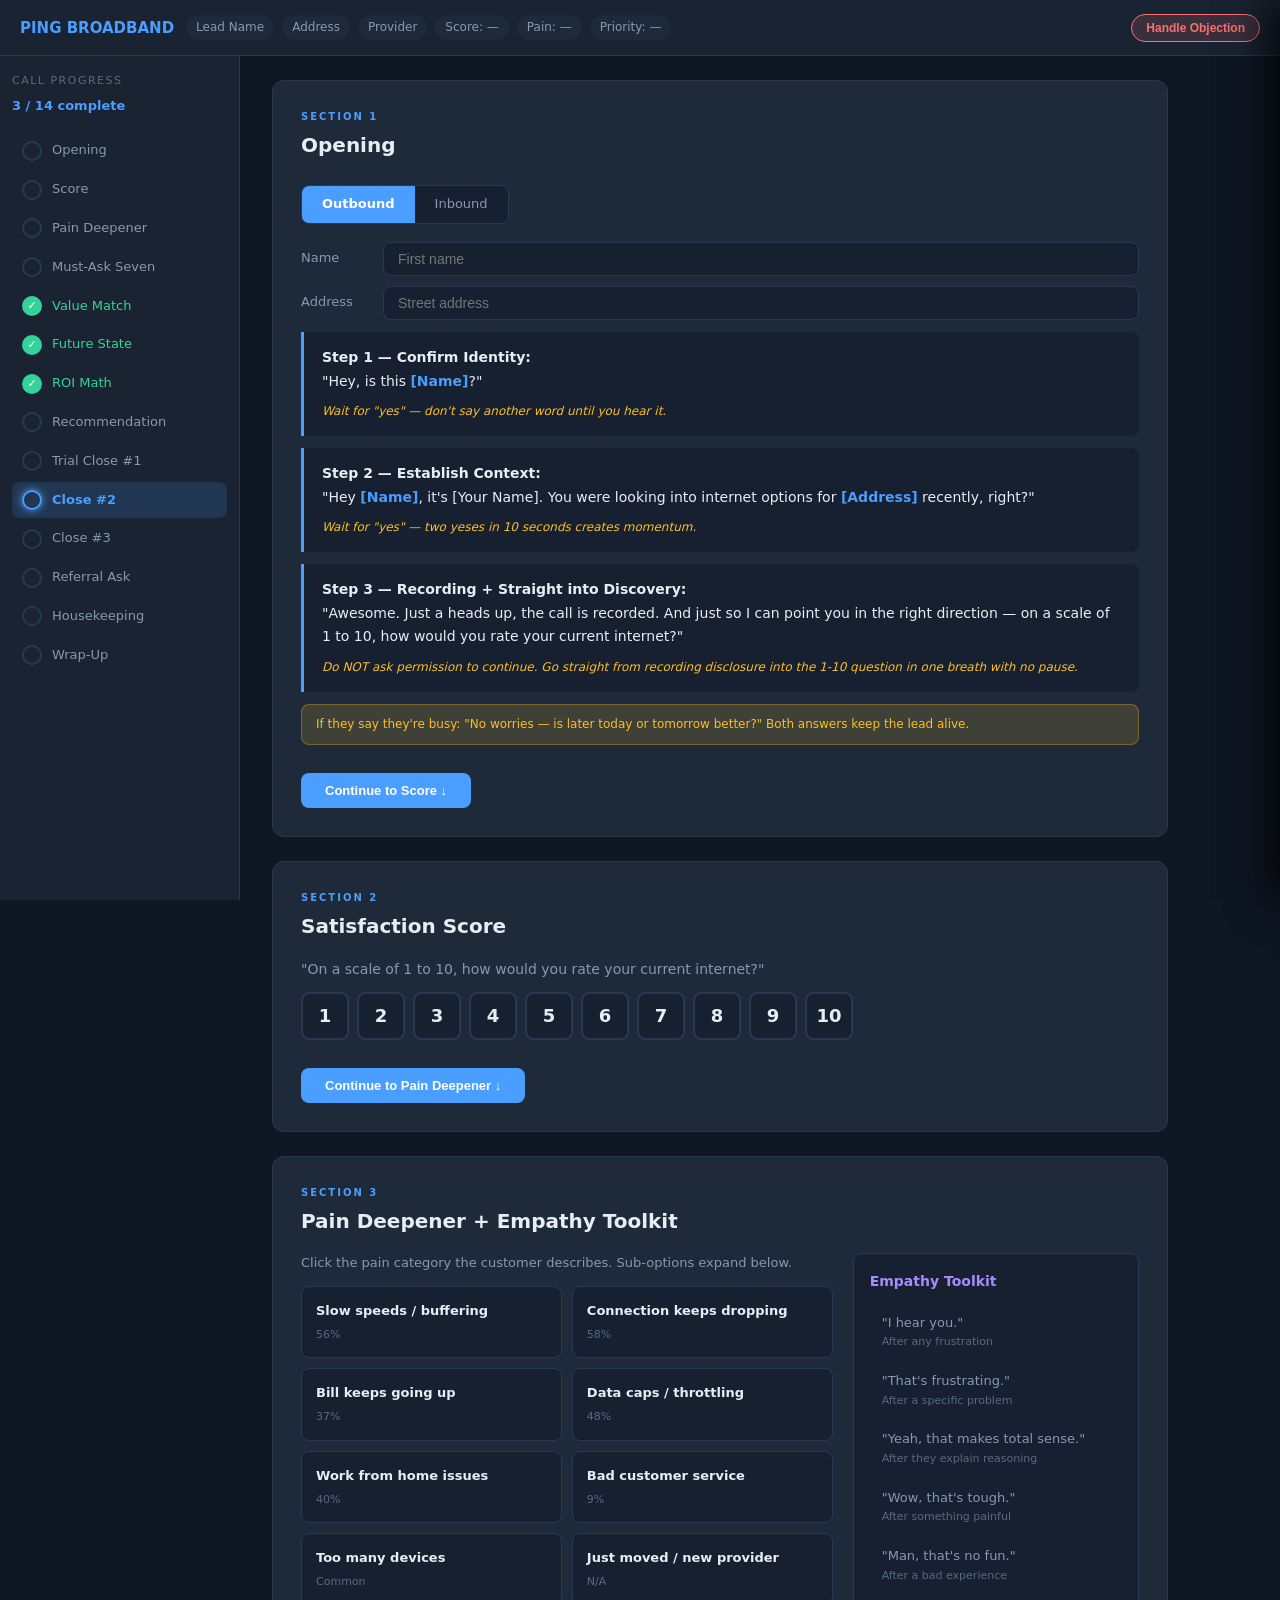
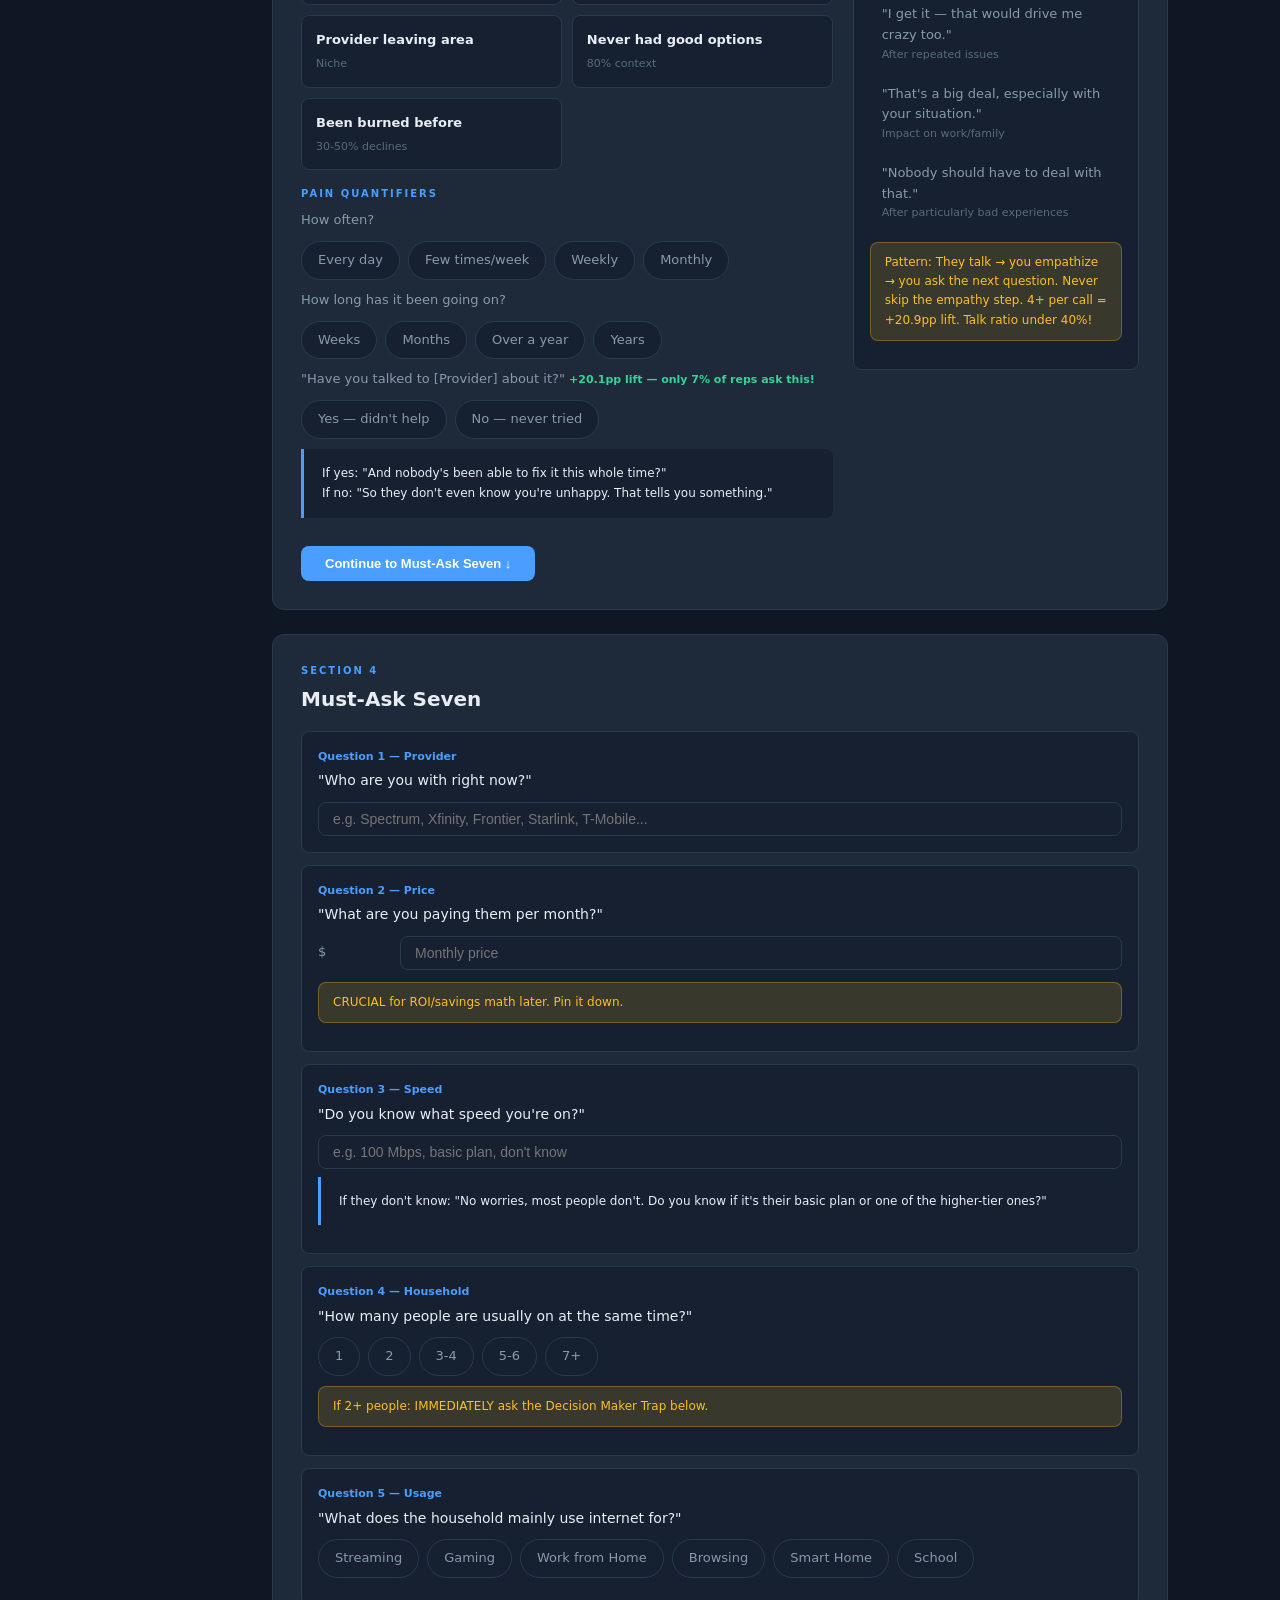
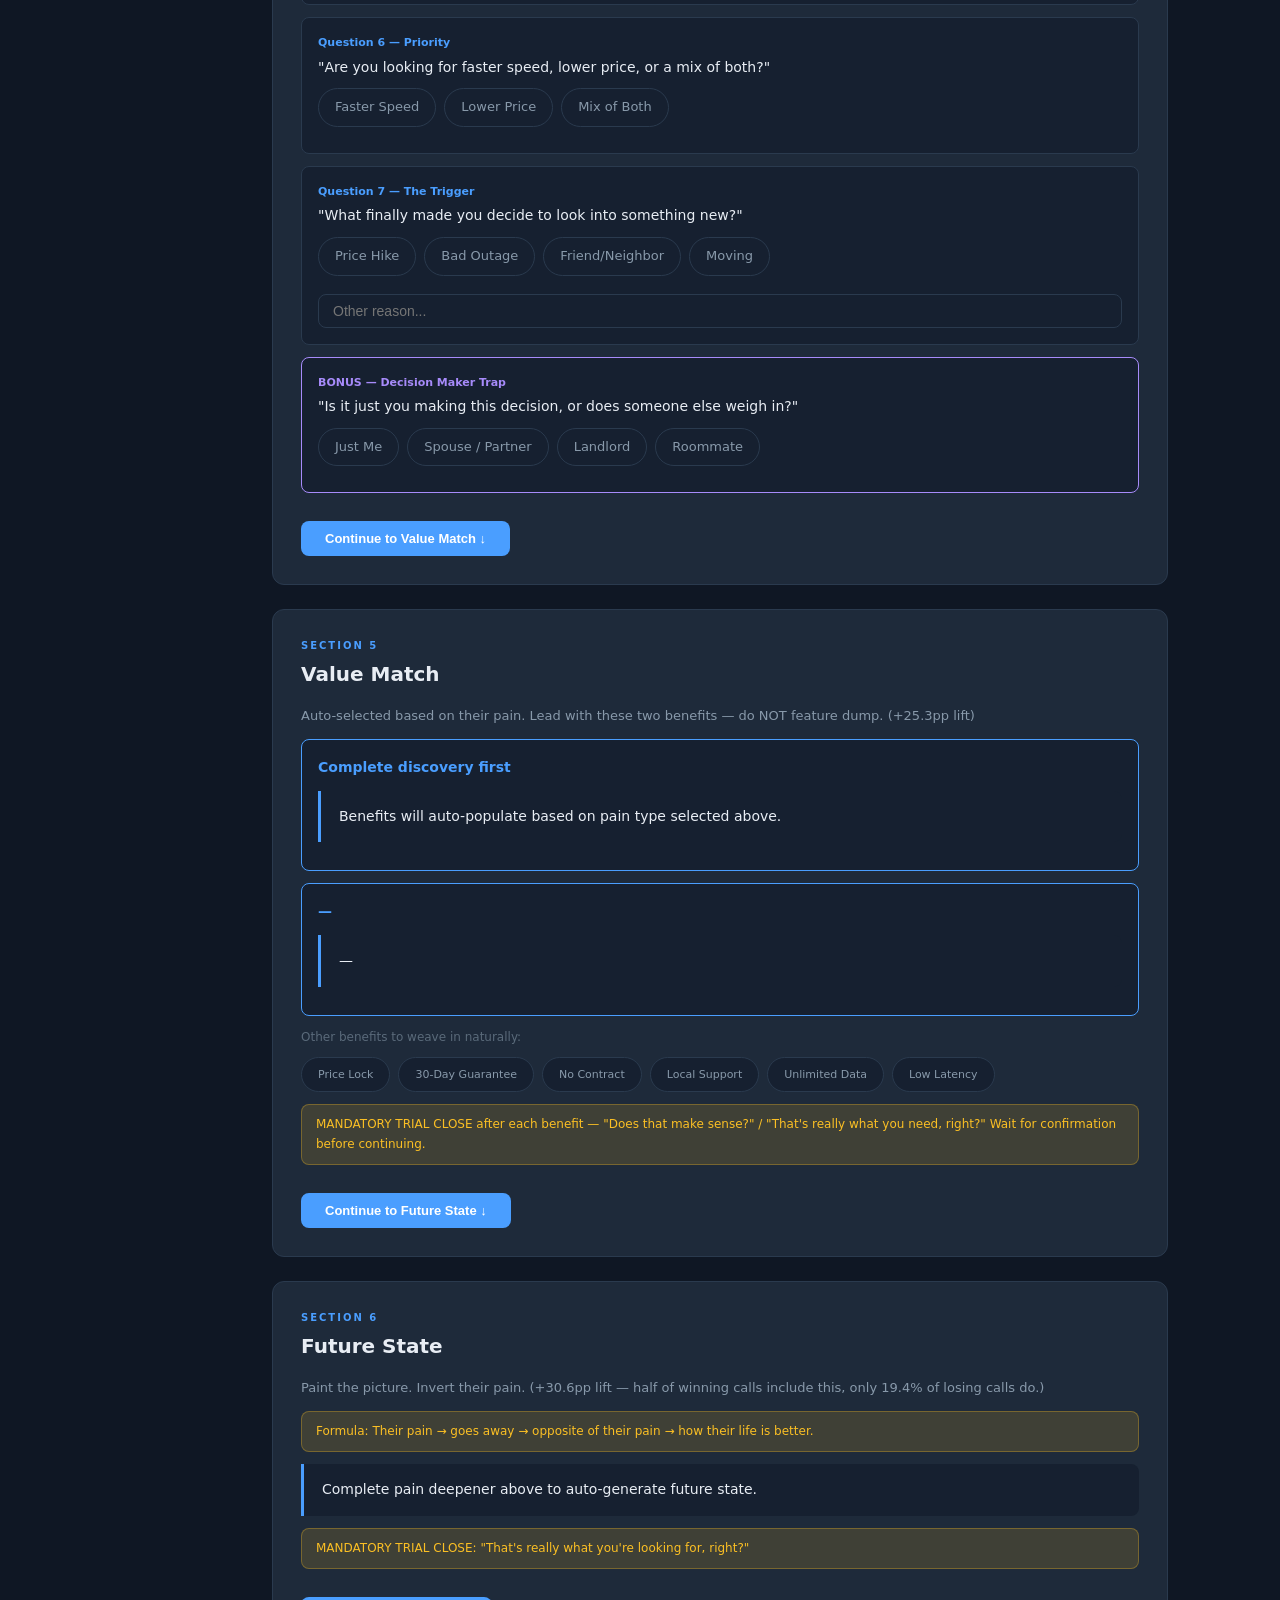
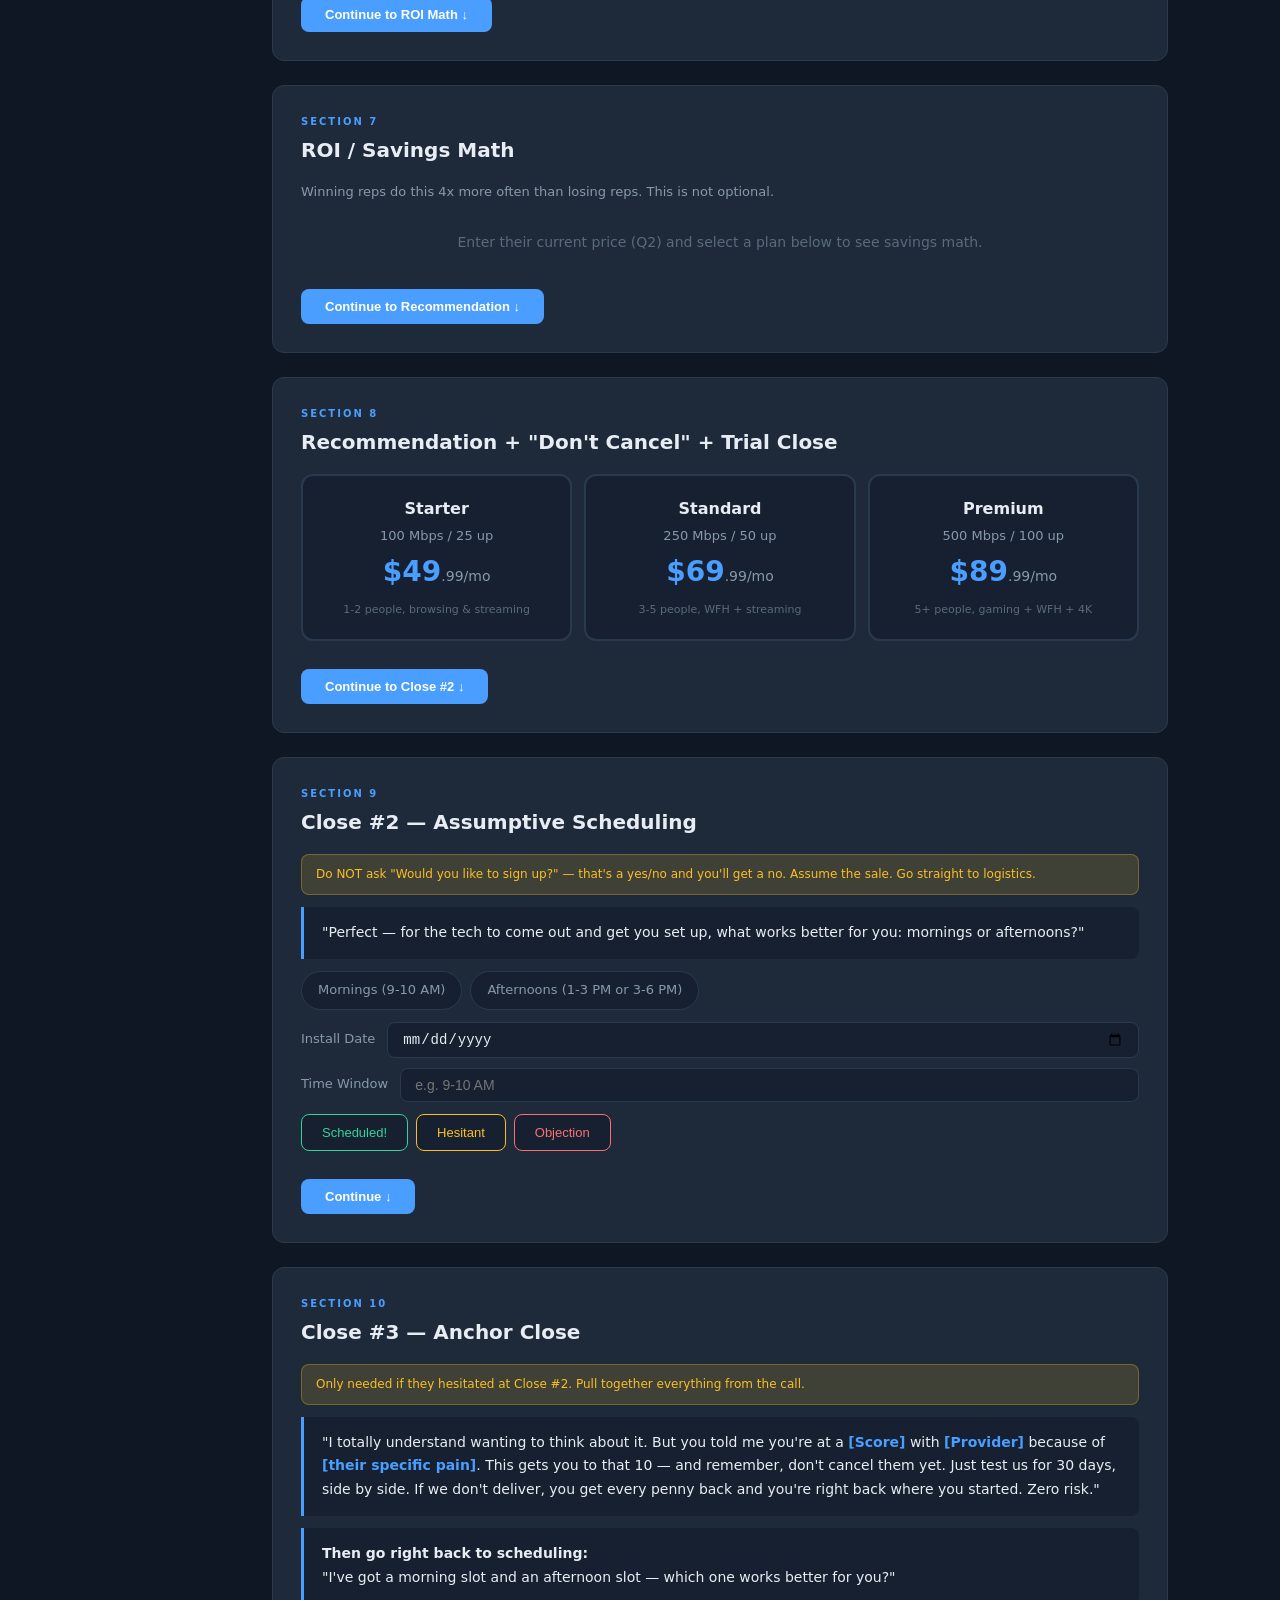
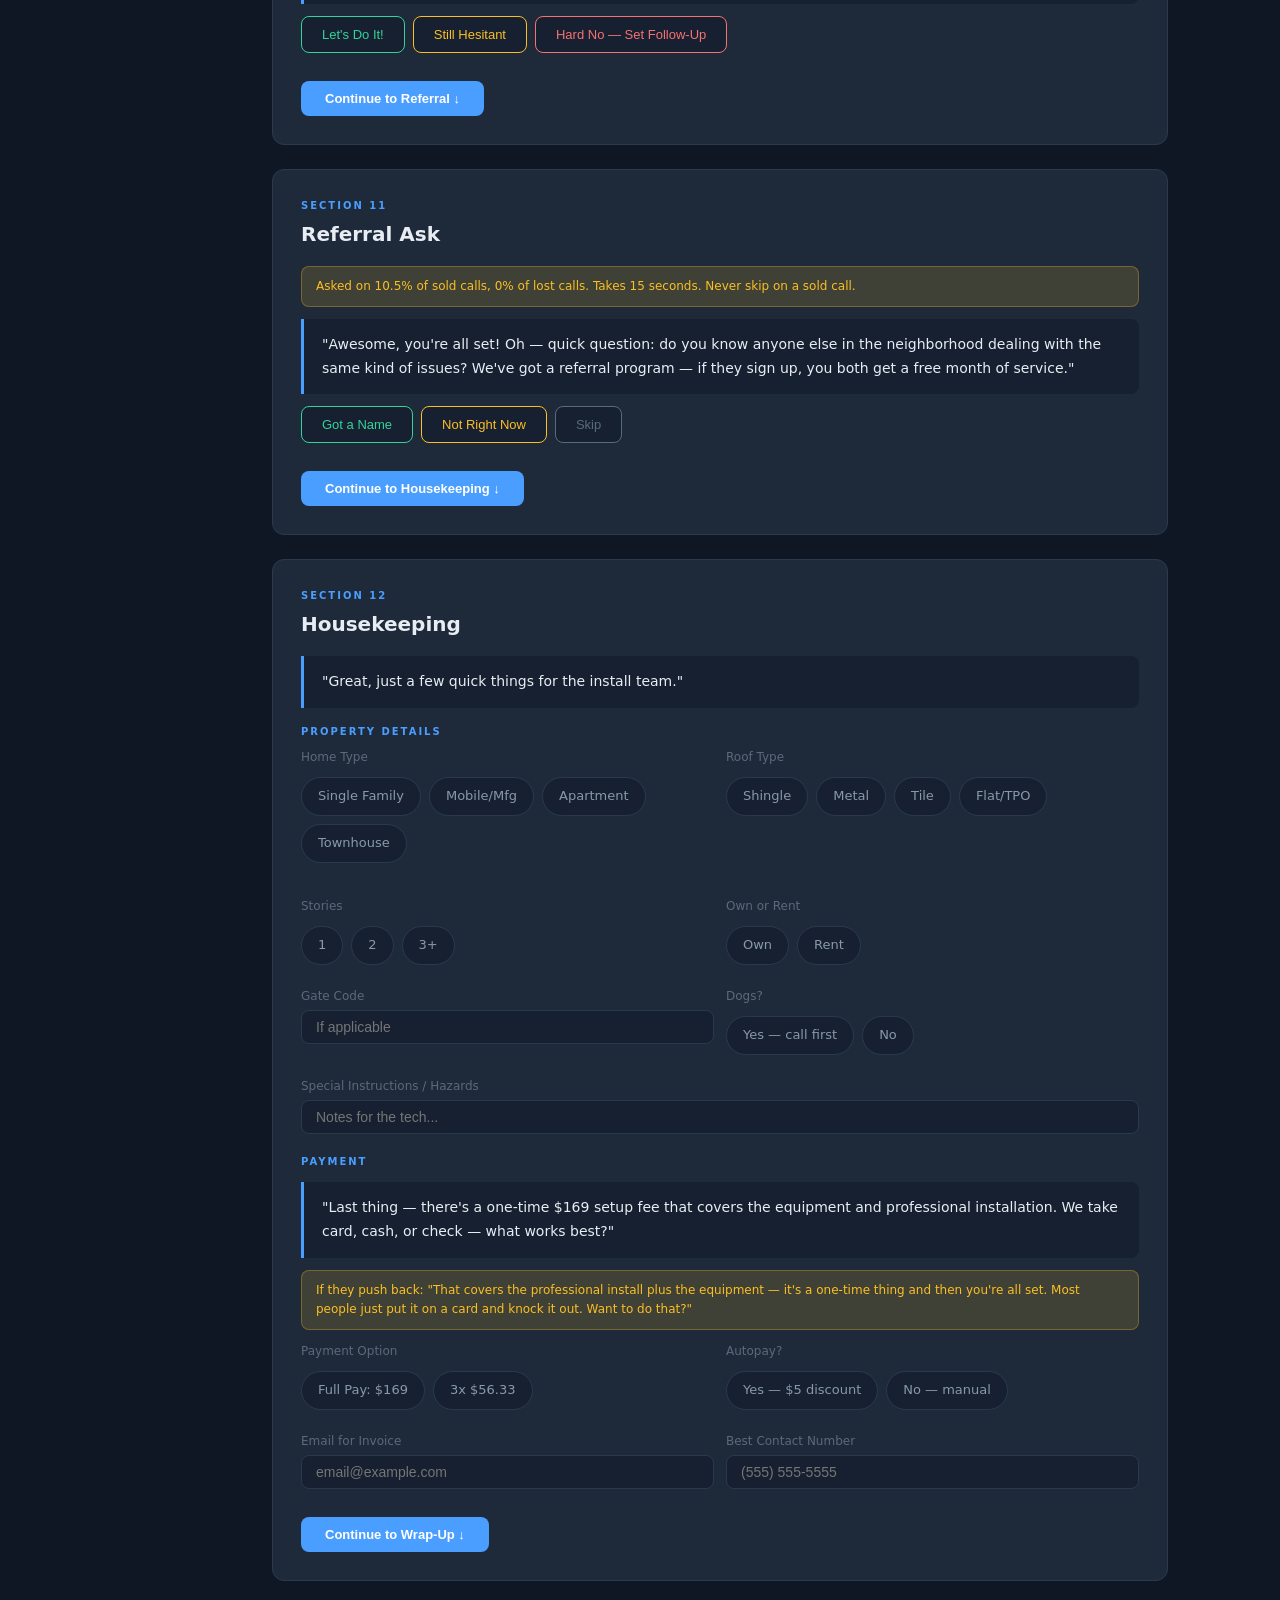
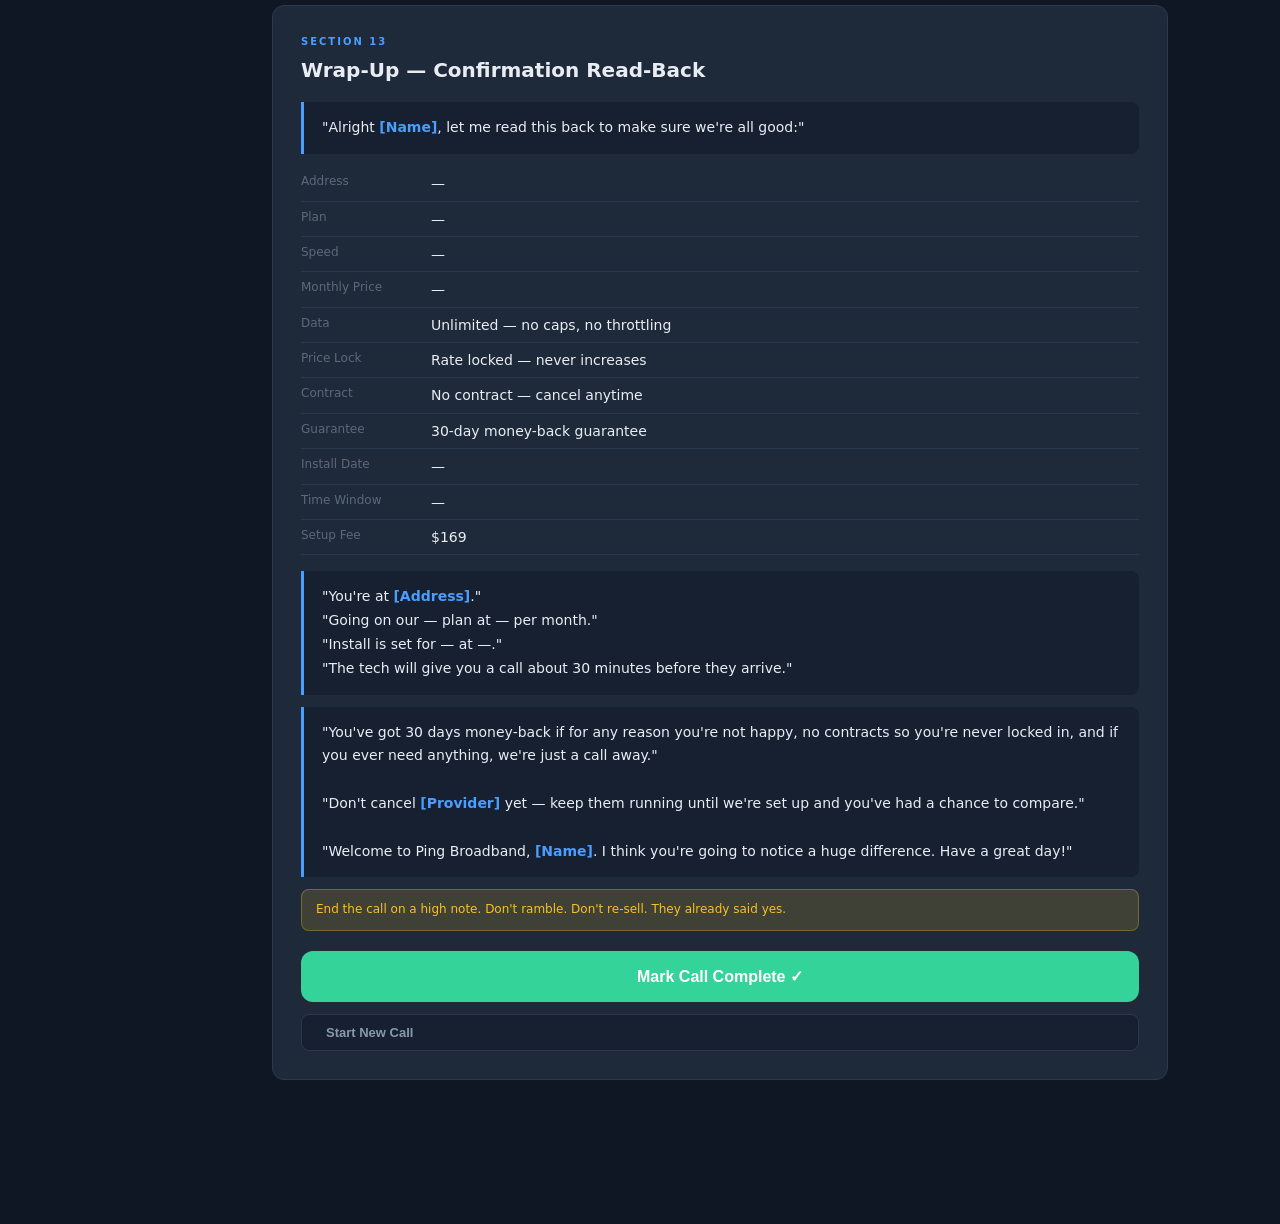
<file: shopper.html>
<!DOCTYPE html>
<html lang="en">
<head>
<meta charset="UTF-8">
<meta name="viewport" content="width=device-width, initial-scale=1.0">
<title>Ping Broadband — Sales Intelligence</title>
<style>
:root {
  --bg-primary: #0f1724;
  --bg-secondary: #1a2332;
  --bg-card: #1e2a3a;
  --bg-card-hover: #243447;
  --bg-input: #162030;
  --border: #2a3a4e;
  --border-active: #4a9eff;
  --text-primary: #e8edf4;
  --text-secondary: #8899aa;
  --text-muted: #5a6a7a;
  --accent: #4a9eff;
  --accent-hover: #6ab0ff;
  --accent-dim: rgba(74,158,255,0.15);
  --success: #34d399;
  --success-dim: rgba(52,211,153,0.15);
  --warning: #fbbf24;
  --warning-dim: rgba(251,191,36,0.15);
  --danger: #f87171;
  --danger-dim: rgba(248,113,113,0.15);
  --purple: #a78bfa;
  --sidebar-w: 240px;
  --header-h: 56px;
  --radius: 8px;
  --radius-lg: 12px;
  --shadow: 0 4px 24px rgba(0,0,0,0.3);
}
*, *::before, *::after { box-sizing: border-box; margin: 0; padding: 0; }
html { scroll-behavior: smooth; }
body {
  font-family: -apple-system, BlinkMacSystemFont, 'Segoe UI', system-ui, sans-serif;
  background: var(--bg-primary);
  color: var(--text-primary);
  line-height: 1.6;
  overflow-x: hidden;
}
/* HEADER */
#header {
  position: fixed; top: 0; left: 0; right: 0; z-index: 100;
  height: var(--header-h);
  background: var(--bg-secondary);
  border-bottom: 1px solid var(--border);
  display: flex; align-items: center; padding: 0 20px; gap: 12px;
  transition: background .4s;
}
#header .logo { font-weight: 700; font-size: 15px; color: var(--accent); white-space: nowrap; }
#header .breadcrumbs {
  display: flex; align-items: center; gap: 8px; flex: 1;
  font-size: 13px; color: var(--text-secondary); overflow-x: auto;
  white-space: nowrap; scrollbar-width: none;
}
#header .breadcrumbs::-webkit-scrollbar { display: none; }
.crumb { background: var(--bg-card); padding: 3px 10px; border-radius: 20px; font-size: 12px; }
.crumb.active { background: var(--accent-dim); color: var(--accent); border: 1px solid var(--accent); }
.score-badge {
  padding: 4px 14px; border-radius: 20px; font-weight: 700; font-size: 13px;
  min-width: 80px; text-align: center;
}
.score-low { background: var(--danger-dim); color: var(--danger); }
.score-mid { background: var(--warning-dim); color: var(--warning); }
.score-high { background: var(--success-dim); color: var(--success); }
#objection-btn {
  background: var(--danger-dim); color: var(--danger); border: 1px solid var(--danger);
  padding: 6px 14px; border-radius: 20px; cursor: pointer; font-size: 12px;
  font-weight: 600; white-space: nowrap; transition: all .2s;
}
#objection-btn:hover { background: var(--danger); color: #fff; }
/* SIDEBAR */
#sidebar {
  position: fixed; top: var(--header-h); left: 0; bottom: 0;
  width: var(--sidebar-w); background: var(--bg-secondary);
  border-right: 1px solid var(--border); padding: 16px 12px;
  overflow-y: auto; z-index: 90;
  scrollbar-width: thin; scrollbar-color: var(--border) transparent;
}
.sidebar-title { font-size: 11px; text-transform: uppercase; letter-spacing: 1.5px; color: var(--text-muted); margin-bottom: 6px; }
.sidebar-progress { font-size: 13px; color: var(--accent); margin-bottom: 16px; font-weight: 600; }
.check-item {
  display: flex; align-items: center; gap: 10px; padding: 8px 10px;
  border-radius: var(--radius); cursor: pointer; font-size: 13px;
  color: var(--text-secondary); transition: all .2s; margin-bottom: 2px;
}
.check-item:hover { background: var(--bg-card); color: var(--text-primary); }
.check-item.active { background: var(--accent-dim); color: var(--accent); font-weight: 600; }
.check-item.completed { color: var(--success); }
.check-item.skipped { color: var(--text-muted); text-decoration: line-through; }
.check-icon {
  width: 20px; height: 20px; border-radius: 50%; border: 2px solid var(--border);
  display: flex; align-items: center; justify-content: center; flex-shrink: 0;
  font-size: 11px; transition: all .2s;
}
.check-item.completed .check-icon { border-color: var(--success); background: var(--success); color: #fff; }
.check-item.active .check-icon { border-color: var(--accent); box-shadow: 0 0 8px var(--accent); }
.check-item.in-progress .check-icon { border-color: var(--warning); background: var(--warning-dim); }
/* MAIN */
#main {
  margin-left: var(--sidebar-w); margin-top: var(--header-h);
  padding: 24px 32px 120px 32px; max-width: 960px;
}
.section {
  background: var(--bg-card); border: 1px solid var(--border);
  border-radius: var(--radius-lg); padding: 28px; margin-bottom: 24px;
  transition: border-color .3s;
}
.section.highlight { border-color: var(--accent); box-shadow: 0 0 20px rgba(74,158,255,0.1); }
.section-label {
  font-size: 10px; text-transform: uppercase; letter-spacing: 2px;
  color: var(--accent); margin-bottom: 4px; font-weight: 600;
}
.section-title { font-size: 20px; font-weight: 700; margin-bottom: 16px; }
.script-block {
  background: var(--bg-input); border-left: 3px solid var(--accent);
  padding: 14px 18px; border-radius: 0 var(--radius) var(--radius) 0;
  margin: 12px 0; font-size: 14px; line-height: 1.7; color: var(--text-primary);
}
.script-block .var { color: var(--accent); font-weight: 600; }
.script-block .coaching { color: var(--warning); font-size: 12px; font-style: italic; display: block; margin-top: 8px; }
.coach-note {
  background: var(--warning-dim); border: 1px solid rgba(251,191,36,0.3);
  padding: 10px 14px; border-radius: var(--radius); font-size: 12px;
  color: var(--warning); margin: 12px 0;
}
/* FORM ELEMENTS */
input[type="text"], input[type="number"], input[type="date"], input[type="email"], input[type="tel"] {
  background: var(--bg-input); border: 1px solid var(--border); color: var(--text-primary);
  padding: 8px 14px; border-radius: var(--radius); font-size: 14px;
  outline: none; transition: border .2s; width: 100%;
}
input:focus { border-color: var(--accent); }
.input-row { display: flex; gap: 12px; margin: 10px 0; align-items: center; }
.input-row label { font-size: 13px; color: var(--text-secondary); white-space: nowrap; min-width: 70px; }
.input-row input { flex: 1; }
/* TOGGLE */
.toggle-group { display: inline-flex; border-radius: var(--radius); overflow: hidden; border: 1px solid var(--border); margin: 8px 0; }
.toggle-btn {
  padding: 8px 20px; font-size: 13px; cursor: pointer; border: none;
  background: var(--bg-input); color: var(--text-secondary); transition: all .2s;
}
.toggle-btn.active { background: var(--accent); color: #fff; font-weight: 600; }
/* PILL BUTTONS */
.pill-group { display: flex; flex-wrap: wrap; gap: 8px; margin: 10px 0; }
.pill {
  padding: 8px 16px; border-radius: 20px; font-size: 13px; cursor: pointer;
  background: var(--bg-input); border: 1px solid var(--border); color: var(--text-secondary);
  transition: all .2s; user-select: none;
}
.pill:hover { border-color: var(--accent); color: var(--text-primary); }
.pill.selected { background: var(--accent-dim); border-color: var(--accent); color: var(--accent); font-weight: 600; }
.pill.multi-selected { background: var(--purple); border-color: var(--purple); color: #fff; }
/* SCORE BUTTONS */
.score-group { display: flex; gap: 8px; margin: 12px 0; flex-wrap: wrap; }
.score-btn {
  width: 48px; height: 48px; border-radius: var(--radius); border: 2px solid var(--border);
  background: var(--bg-input); color: var(--text-primary); font-size: 18px; font-weight: 700;
  cursor: pointer; transition: all .2s; display: flex; align-items: center; justify-content: center;
}
.score-btn:hover { border-color: var(--accent); transform: scale(1.05); }
.score-btn.selected { transform: scale(1.1); }
.score-btn.s-low { border-color: var(--danger); background: var(--danger-dim); color: var(--danger); }
.score-btn.s-mid { border-color: var(--warning); background: var(--warning-dim); color: var(--warning); }
.score-btn.s-high { border-color: var(--success); background: var(--success-dim); color: var(--success); }
/* PAIN TILES */
.pain-grid { display: grid; grid-template-columns: repeat(auto-fill, minmax(200px,1fr)); gap: 10px; margin: 12px 0; }
.pain-tile {
  background: var(--bg-input); border: 1px solid var(--border); border-radius: var(--radius);
  padding: 14px; cursor: pointer; transition: all .25s; font-size: 13px;
}
.pain-tile:hover { border-color: var(--accent); background: var(--bg-card-hover); }
.pain-tile.selected { border-color: var(--accent); background: var(--accent-dim); }
.pain-tile .freq { font-size: 11px; color: var(--text-muted); margin-top: 4px; }
.pain-sub-options { display: none; margin: 12px 0; padding: 12px; background: var(--bg-input); border-radius: var(--radius); border: 1px solid var(--border); }
.pain-sub-options.open { display: block; animation: slideDown .3s ease; }
.sub-option {
  padding: 10px 14px; border-radius: var(--radius); cursor: pointer; font-size: 13px;
  border: 1px solid transparent; transition: all .2s; margin-bottom: 6px;
  color: var(--text-secondary);
}
.sub-option:hover { background: var(--bg-card-hover); color: var(--text-primary); border-color: var(--border); }
.sub-option.selected { background: var(--accent-dim); border-color: var(--accent); color: var(--accent); }
.sub-option .quote { font-size: 11px; color: var(--text-muted); font-style: italic; display: block; margin-top: 2px; }
/* SPLIT LAYOUT */
.split { display: grid; grid-template-columns: 65fr 35fr; gap: 20px; }
.empathy-panel {
  background: var(--bg-input); border: 1px solid var(--border); border-radius: var(--radius);
  padding: 16px; position: sticky; top: calc(var(--header-h) + 24px); align-self: start;
}
.empathy-panel h3 { font-size: 14px; margin-bottom: 12px; color: var(--purple); }
.empathy-item {
  padding: 8px 12px; font-size: 13px; border-radius: var(--radius); cursor: pointer;
  transition: background .2s; color: var(--text-secondary); margin-bottom: 4px;
}
.empathy-item:hover { background: var(--bg-card-hover); color: var(--text-primary); }
.empathy-item .when { font-size: 11px; color: var(--text-muted); display: block; }
/* QUESTION CARDS */
.q-card {
  background: var(--bg-input); border: 1px solid var(--border); border-radius: var(--radius);
  padding: 16px; margin-bottom: 12px; transition: border-color .2s;
}
.q-card.answered { border-color: var(--success); }
.q-card .q-num { font-size: 11px; color: var(--accent); font-weight: 700; }
.q-card .q-text { font-size: 14px; margin: 4px 0 10px; }
.q-card .q-script { font-size: 13px; color: var(--text-secondary); font-style: italic; margin-bottom: 10px; }
/* BENEFIT CARD */
.benefit-card {
  background: var(--bg-input); border: 1px solid var(--accent); border-radius: var(--radius);
  padding: 16px; margin-bottom: 12px;
}
.benefit-card.secondary { border-color: var(--border); opacity: 0.7; }
.benefit-card .benefit-title { font-size: 14px; font-weight: 700; color: var(--accent); margin-bottom: 6px; }
/* PLAN CARDS */
.plan-grid { display: grid; grid-template-columns: repeat(3,1fr); gap: 12px; margin: 12px 0; }
.plan-card {
  background: var(--bg-input); border: 2px solid var(--border); border-radius: var(--radius-lg);
  padding: 20px; text-align: center; cursor: pointer; transition: all .25s;
}
.plan-card:hover { border-color: var(--accent); }
.plan-card.selected { border-color: var(--accent); background: var(--accent-dim); }
.plan-card.recommended { position: relative; }
.plan-card.recommended::after {
  content: 'RECOMMENDED'; position: absolute; top: -10px; left: 50%; transform: translateX(-50%);
  background: var(--accent); color: #fff; font-size: 10px; padding: 2px 10px;
  border-radius: 10px; font-weight: 700; letter-spacing: 1px;
}
.plan-card .plan-name { font-size: 16px; font-weight: 700; }
.plan-card .plan-speed { font-size: 13px; color: var(--text-secondary); margin: 4px 0; }
.plan-card .plan-price { font-size: 28px; font-weight: 700; color: var(--accent); }
.plan-card .plan-price span { font-size: 14px; font-weight: 400; color: var(--text-secondary); }
/* ROI BOX */
.roi-box {
  background: var(--success-dim); border: 1px solid var(--success);
  border-radius: var(--radius-lg); padding: 20px; text-align: center; margin: 16px 0;
}
.roi-big { font-size: 36px; font-weight: 700; color: var(--success); }
.roi-sub { font-size: 14px; color: var(--text-secondary); margin-top: 4px; }
/* RESPONSE BUTTONS */
.response-group { display: flex; gap: 8px; margin: 12px 0; }
.resp-btn {
  padding: 10px 20px; border-radius: var(--radius); cursor: pointer; font-size: 13px;
  border: 1px solid var(--border); background: var(--bg-input); color: var(--text-secondary);
  transition: all .2s; font-weight: 500;
}
.resp-btn:hover { border-color: var(--accent); color: var(--text-primary); }
.resp-btn.positive { border-color: var(--success); color: var(--success); }
.resp-btn.positive:hover { background: var(--success); color: #fff; }
.resp-btn.neutral { border-color: var(--warning); color: var(--warning); }
.resp-btn.objection { border-color: var(--danger); color: var(--danger); }
.resp-btn.selected { font-weight: 700; }
.resp-btn.positive.selected { background: var(--success); color: #fff; }
.resp-btn.neutral.selected { background: var(--warning); color: #000; }
.resp-btn.objection.selected { background: var(--danger); color: #fff; }
/* OBJECTION PANEL */
#objection-overlay {
  position: fixed; top: 0; right: -480px; bottom: 0; width: 480px; z-index: 200;
  background: var(--bg-secondary); border-left: 1px solid var(--border);
  box-shadow: -10px 0 40px rgba(0,0,0,0.5); transition: right .35s ease;
  display: flex; flex-direction: column;
}
#objection-overlay.open { right: 0; }
#objection-overlay .panel-header {
  padding: 16px 20px; border-bottom: 1px solid var(--border);
  display: flex; justify-content: space-between; align-items: center;
}
#objection-overlay .panel-header h2 { font-size: 16px; color: var(--danger); }
.panel-close {
  background: none; border: 1px solid var(--border); color: var(--text-secondary);
  width: 32px; height: 32px; border-radius: 50%; cursor: pointer; font-size: 16px;
  display: flex; align-items: center; justify-content: center; transition: all .2s;
}
.panel-close:hover { border-color: var(--danger); color: var(--danger); }
#objection-overlay .panel-body { flex: 1; overflow-y: auto; padding: 16px 20px; }
.obj-tile {
  padding: 12px 16px; border: 1px solid var(--border); border-radius: var(--radius);
  cursor: pointer; margin-bottom: 8px; font-size: 13px; color: var(--text-secondary);
  transition: all .2s;
}
.obj-tile:hover { border-color: var(--danger); color: var(--text-primary); background: var(--bg-card); }
.obj-tile.active { border-color: var(--danger); background: var(--danger-dim); color: var(--danger); }
.obj-detail { display: none; padding: 16px 0; }
.obj-detail.open { display: block; animation: slideDown .3s ease; }
.obj-step { margin-bottom: 14px; }
.obj-step-label { font-size: 11px; text-transform: uppercase; letter-spacing: 1px; font-weight: 700; margin-bottom: 4px; }
.obj-step-label.validate { color: var(--accent); }
.obj-step-label.isolate { color: var(--warning); }
.obj-step-label.reframe { color: var(--success); }
.obj-step-label.reclose { color: var(--purple); }
/* COMPETITOR PANEL */
#competitor-overlay {
  position: fixed; top: 0; right: -520px; bottom: 0; width: 520px; z-index: 200;
  background: var(--bg-secondary); border-left: 1px solid var(--border);
  box-shadow: -10px 0 40px rgba(0,0,0,0.5); transition: right .35s ease;
  display: flex; flex-direction: column;
}
#competitor-overlay.open { right: 0; }
#competitor-overlay .panel-header {
  padding: 16px 20px; border-bottom: 1px solid var(--border);
  display: flex; justify-content: space-between; align-items: center;
}
#competitor-overlay .panel-header h2 { font-size: 16px; color: var(--warning); }
.comp-table { width: 100%; border-collapse: collapse; font-size: 12px; margin: 12px 0; }
.comp-table th { text-align: left; padding: 8px; border-bottom: 1px solid var(--border); color: var(--text-muted); font-size: 11px; text-transform: uppercase; }
.comp-table td { padding: 8px; border-bottom: 1px solid var(--border); color: var(--text-secondary); }
.comp-table td:last-child { color: var(--success); }
/* BACKDROP */
#backdrop {
  position: fixed; top: 0; left: 0; right: 0; bottom: 0; z-index: 150;
  background: rgba(0,0,0,0.5); opacity: 0; pointer-events: none; transition: opacity .3s;
}
#backdrop.open { opacity: 1; pointer-events: auto; }
/* NEXT BUTTON */
.next-btn {
  display: inline-flex; align-items: center; gap: 6px; margin-top: 16px;
  padding: 10px 24px; background: var(--accent); color: #fff; border: none;
  border-radius: var(--radius); cursor: pointer; font-size: 13px; font-weight: 600;
  transition: background .2s;
}
.next-btn:hover { background: var(--accent-hover); }
/* ANIMATIONS */
@keyframes slideDown { from { opacity: 0; transform: translateY(-8px); } to { opacity: 1; transform: translateY(0); } }
@keyframes flash { 0%,100% { border-color: var(--border); } 50% { border-color: var(--accent); box-shadow: 0 0 16px rgba(74,158,255,0.2); } }
.flash-update { animation: flash .6s ease; }
/* PROPERTY / HOUSEKEEPING */
.form-grid { display: grid; grid-template-columns: 1fr 1fr; gap: 12px; }
.form-group { margin-bottom: 12px; }
.form-group label { display: block; font-size: 12px; color: var(--text-muted); margin-bottom: 4px; }
/* WRAP-UP */
.summary-list { list-style: none; }
.summary-list li { padding: 6px 0; border-bottom: 1px solid var(--border); font-size: 14px; display: flex; gap: 10px; }
.summary-list li .lbl { color: var(--text-muted); min-width: 120px; font-size: 12px; }
.complete-btn {
  display: block; width: 100%; padding: 16px; margin-top: 20px;
  background: var(--success); color: #fff; border: none; border-radius: var(--radius-lg);
  font-size: 16px; font-weight: 700; cursor: pointer; transition: background .2s;
}
.complete-btn:hover { background: #2fbc87; }
/* HIDDEN */
.hidden { display: none !important; }
/* COMPETITOR BTN */
#competitor-btn {
  position: fixed; bottom: 20px; right: 20px; z-index: 80;
  background: var(--warning); color: #000; border: none; padding: 10px 18px;
  border-radius: 24px; font-size: 13px; font-weight: 700; cursor: pointer;
  box-shadow: var(--shadow); transition: transform .2s;
}
#competitor-btn:hover { transform: scale(1.05); }
#competitor-btn.hidden { display: none; }
/* RESPONSIVE */
@media (max-width:1024px) {
  #sidebar { display: none; }
  #main { margin-left: 0; }
  .split { grid-template-columns: 1fr; }
  .plan-grid { grid-template-columns: 1fr; }
  #objection-overlay, #competitor-overlay { width: 100%; right: -100%; }
}
</style>
</head>
<body>

<!-- HEADER -->
<div id="header">
  <div class="logo">PING BROADBAND</div>
  <div class="breadcrumbs" id="breadcrumbs">
    <span class="crumb" id="bc-name">Lead Name</span>
    <span class="crumb" id="bc-address">Address</span>
    <span class="crumb" id="bc-provider">Provider</span>
    <span class="crumb" id="bc-score">Score: —</span>
    <span class="crumb" id="bc-pain">Pain: —</span>
    <span class="crumb" id="bc-priority">Priority: —</span>
  </div>
  <button id="objection-btn" onclick="openObjectionPanel()">Handle Objection</button>
</div>

<!-- SIDEBAR -->
<div id="sidebar">
  <div class="sidebar-title">Call Progress</div>
  <div class="sidebar-progress" id="progress-text">0 / 15 complete</div>
  <div id="checklist"></div>
</div>

<!-- MAIN CONTENT -->
<div id="main">

<!-- ==================== SECTION 1: OPENING ==================== -->
<div class="section" id="sec-opening" data-check="opening">
  <div class="section-label">Section 1</div>
  <div class="section-title">Opening</div>

  <div class="toggle-group" id="call-type-toggle">
    <div class="toggle-btn active" data-val="outbound" onclick="setCallType('outbound')">Outbound</div>
    <div class="toggle-btn" data-val="inbound" onclick="setCallType('inbound')">Inbound</div>
  </div>

  <div class="input-row">
    <label>Name</label>
    <input type="text" id="inp-name" placeholder="First name" oninput="updateState('lead_name',this.value)">
  </div>
  <div class="input-row">
    <label>Address</label>
    <input type="text" id="inp-address" placeholder="Street address" oninput="updateState('lead_address',this.value)">
  </div>

  <div id="script-opening-outbound">
    <div class="script-block">
      <strong>Step 1 — Confirm Identity:</strong><br>
      "Hey, is this <span class="var" data-var="lead_name">[Name]</span>?"<br>
      <span class="coaching">Wait for "yes" — don't say another word until you hear it.</span>
    </div>
    <div class="script-block">
      <strong>Step 2 — Establish Context:</strong><br>
      "Hey <span class="var" data-var="lead_name">[Name]</span>, it's [Your Name]. You were looking into internet options for <span class="var" data-var="lead_address">[Address]</span> recently, right?"<br>
      <span class="coaching">Wait for "yes" — two yeses in 10 seconds creates momentum.</span>
    </div>
    <div class="script-block">
      <strong>Step 3 — Recording + Straight into Discovery:</strong><br>
      "Awesome. Just a heads up, the call is recorded. And just so I can point you in the right direction — on a scale of 1 to 10, how would you rate your current internet?"<br>
      <span class="coaching">Do NOT ask permission to continue. Go straight from recording disclosure into the 1-10 question in one breath with no pause.</span>
    </div>
  </div>

  <div id="script-opening-inbound" class="hidden">
    <div class="script-block">
      <strong>Step 1 — Warm Greeting:</strong><br>
      "Thanks for calling Ping Broadband, this is [Your Name]. Just so you know, this call is recorded. How can I help you today?"
    </div>
    <div class="script-block">
      <strong>Step 2 — Redirect into Discovery:</strong><br>
      "Got it, I can definitely help with that. Before I pull anything up — on a scale of 1 to 10, how would you rate your current provider?"
    </div>
  </div>

  <div class="coach-note">If they say they're busy: "No worries — is later today or tomorrow better?" Both answers keep the lead alive.</div>

  <button class="next-btn" onclick="scrollToSection('sec-score')">Continue to Score &darr;</button>
</div>

<!-- ==================== SECTION 2: SCORE ==================== -->
<div class="section" id="sec-score" data-check="score">
  <div class="section-label">Section 2</div>
  <div class="section-title">Satisfaction Score</div>
  <p style="font-size:14px;color:var(--text-secondary);margin-bottom:8px">"On a scale of 1 to 10, how would you rate your current internet?"</p>

  <div class="score-group" id="score-buttons">
    <div class="score-btn" onclick="setScore(1)">1</div>
    <div class="score-btn" onclick="setScore(2)">2</div>
    <div class="score-btn" onclick="setScore(3)">3</div>
    <div class="score-btn" onclick="setScore(4)">4</div>
    <div class="score-btn" onclick="setScore(5)">5</div>
    <div class="score-btn" onclick="setScore(6)">6</div>
    <div class="score-btn" onclick="setScore(7)">7</div>
    <div class="score-btn" onclick="setScore(8)">8</div>
    <div class="score-btn" onclick="setScore(9)">9</div>
    <div class="score-btn" onclick="setScore(10)">10</div>
  </div>

  <div id="score-branch" class="hidden">
    <div class="script-block" id="score-branch-script"></div>
  </div>

  <button class="next-btn" onclick="scrollToSection('sec-pain')">Continue to Pain Deepener &darr;</button>
</div>

<!-- ==================== SECTION 3: PAIN DEEPENER + EMPATHY ==================== -->
<div class="section" id="sec-pain" data-check="pain">
  <div class="section-label">Section 3</div>
  <div class="section-title">Pain Deepener + Empathy Toolkit</div>

  <div class="split">
    <div>
      <p style="font-size:13px;color:var(--text-secondary);margin-bottom:10px">Click the pain category the customer describes. Sub-options expand below.</p>
      <div class="pain-grid" id="pain-tiles"></div>
      <div id="pain-sub-container"></div>

      <div id="pain-deepener-questions" class="hidden" style="margin-top:16px">
        <div class="section-label">Pain Deepener Questions</div>
        <div id="pain-deepener-script"></div>
      </div>

      <div style="margin-top:16px">
        <div class="section-label">Pain Quantifiers</div>
        <div style="margin-top:8px">
          <p style="font-size:13px;color:var(--text-secondary);margin-bottom:6px">How often?</p>
          <div class="pill-group">
            <div class="pill" onclick="setPainFreq('daily')">Every day</div>
            <div class="pill" onclick="setPainFreq('few_per_week')">Few times/week</div>
            <div class="pill" onclick="setPainFreq('weekly')">Weekly</div>
            <div class="pill" onclick="setPainFreq('monthly')">Monthly</div>
          </div>
        </div>
        <div style="margin-top:10px">
          <p style="font-size:13px;color:var(--text-secondary);margin-bottom:6px">How long has it been going on?</p>
          <div class="pill-group">
            <div class="pill" onclick="setPainDuration('weeks')">Weeks</div>
            <div class="pill" onclick="setPainDuration('months')">Months</div>
            <div class="pill" onclick="setPainDuration('over_a_year')">Over a year</div>
            <div class="pill" onclick="setPainDuration('years')">Years</div>
          </div>
        </div>
        <div style="margin-top:10px">
          <p style="font-size:13px;color:var(--text-secondary);margin-bottom:6px">"Have you talked to [Provider] about it?" <span style="color:var(--success);font-size:11px;font-weight:700">+20.1pp lift — only 7% of reps ask this!</span></p>
          <div class="pill-group">
            <div class="pill" onclick="setProviderFix('yes')">Yes — didn't help</div>
            <div class="pill" onclick="setProviderFix('no')">No — never tried</div>
          </div>
          <div class="script-block" style="font-size:12px;margin-top:6px">If yes: "And nobody's been able to fix it this whole time?"<br>If no: "So they don't even know you're unhappy. That tells you something."</div>
        </div>
      </div>
    </div>

    <!-- EMPATHY TOOLKIT -->
    <div class="empathy-panel">
      <h3>Empathy Toolkit</h3>
      <div class="empathy-item" onclick="this.style.background='var(--accent-dim)'">"I hear you."<span class="when">After any frustration</span></div>
      <div class="empathy-item" onclick="this.style.background='var(--accent-dim)'">"That's frustrating."<span class="when">After a specific problem</span></div>
      <div class="empathy-item" onclick="this.style.background='var(--accent-dim)'">"Yeah, that makes total sense."<span class="when">After they explain reasoning</span></div>
      <div class="empathy-item" onclick="this.style.background='var(--accent-dim)'">"Wow, that's tough."<span class="when">After something painful</span></div>
      <div class="empathy-item" onclick="this.style.background='var(--accent-dim)'">"Man, that's no fun."<span class="when">After a bad experience</span></div>
      <div class="empathy-item" onclick="this.style.background='var(--accent-dim)'">"I get it — that would drive me crazy too."<span class="when">After repeated issues</span></div>
      <div class="empathy-item" onclick="this.style.background='var(--accent-dim)'">"That's a big deal, especially with your situation."<span class="when">Impact on work/family</span></div>
      <div class="empathy-item" onclick="this.style.background='var(--accent-dim)'">"Nobody should have to deal with that."<span class="when">After particularly bad experiences</span></div>
      <div class="coach-note" style="margin-top:12px">
        Pattern: They talk &rarr; you empathize &rarr; you ask the next question. Never skip the empathy step. 4+ per call = +20.9pp lift. Talk ratio under 40%!
      </div>
    </div>
  </div>

  <button class="next-btn" onclick="scrollToSection('sec-seven')">Continue to Must-Ask Seven &darr;</button>
</div>

<!-- ==================== SECTION 4: MUST-ASK SEVEN ==================== -->
<div class="section" id="sec-seven" data-check="seven">
  <div class="section-label">Section 4</div>
  <div class="section-title">Must-Ask Seven</div>

  <!-- Q1: Provider -->
  <div class="q-card" id="q1-card">
    <div class="q-num">Question 1 — Provider</div>
    <div class="q-text">"Who are you with right now?"</div>
    <input type="text" id="inp-provider" placeholder="e.g. Spectrum, Xfinity, Frontier, Starlink, T-Mobile..." oninput="updateState('current_provider',this.value)">
    <div id="provider-intel-hint" class="hidden" style="margin-top:8px;font-size:12px;color:var(--warning)">Competitor intel loaded — click the yellow "Competitor Intel" button (bottom right) for battle card.</div>
  </div>

  <!-- Q2: Price -->
  <div class="q-card" id="q2-card">
    <div class="q-num">Question 2 — Price</div>
    <div class="q-text">"What are you paying them per month?"</div>
    <div class="input-row">
      <label>$</label>
      <input type="number" id="inp-price" placeholder="Monthly price" oninput="updateState('current_price',parseFloat(this.value)||0)">
    </div>
    <div class="coach-note">CRUCIAL for ROI/savings math later. Pin it down.</div>
  </div>

  <!-- Q3: Speed -->
  <div class="q-card" id="q3-card">
    <div class="q-num">Question 3 — Speed</div>
    <div class="q-text">"Do you know what speed you're on?"</div>
    <input type="text" id="inp-speed" placeholder="e.g. 100 Mbps, basic plan, don't know" oninput="updateState('current_speed',this.value)">
    <div class="script-block" style="margin-top:8px;font-size:12px">If they don't know: "No worries, most people don't. Do you know if it's their basic plan or one of the higher-tier ones?"</div>
  </div>

  <!-- Q4: Household -->
  <div class="q-card" id="q4-card">
    <div class="q-num">Question 4 — Household</div>
    <div class="q-text">"How many people are usually on at the same time?"</div>
    <div class="pill-group">
      <div class="pill" onclick="setHousehold(1)">1</div>
      <div class="pill" onclick="setHousehold(2)">2</div>
      <div class="pill" onclick="setHousehold(3)">3-4</div>
      <div class="pill" onclick="setHousehold(5)">5-6</div>
      <div class="pill" onclick="setHousehold(7)">7+</div>
    </div>
    <div class="coach-note" style="margin-top:8px">If 2+ people: IMMEDIATELY ask the Decision Maker Trap below.</div>
    <!-- Inline DM Trap — auto-appears when household >= 2 -->
    <div id="dm-trap-inline" class="hidden" style="margin-top:12px;padding:14px;background:rgba(167,139,250,0.1);border:1px solid var(--purple);border-radius:var(--radius)">
      <div style="font-size:12px;font-weight:700;color:var(--purple);margin-bottom:6px">ASK NOW — Decision Maker Trap</div>
      <div class="script-block" style="border-left-color:var(--purple)">"And how does <span class="var" data-var="lead_name">your partner</span>'s [spouse/partner] feel about switching providers?"</div>
      <input type="text" id="inp-dm-inline-feeling" placeholder="Their response..." oninput="updateState('spouse_feeling',this.value)" style="margin-top:8px">
      <div class="coach-note" style="margin-top:6px">File this away. If they later say "I need to talk to my spouse," you neutralize it: "You mentioned they've been wanting to switch too."</div>
    </div>
  </div>

  <!-- Q5: Usage -->
  <div class="q-card" id="q5-card">
    <div class="q-num">Question 5 — Usage</div>
    <div class="q-text">"What does the household mainly use internet for?"</div>
    <div class="pill-group" id="usage-pills">
      <div class="pill" onclick="toggleUsage(this,'streaming')">Streaming</div>
      <div class="pill" onclick="toggleUsage(this,'gaming')">Gaming</div>
      <div class="pill" onclick="toggleUsage(this,'wfh')">Work from Home</div>
      <div class="pill" onclick="toggleUsage(this,'browsing')">Browsing</div>
      <div class="pill" onclick="toggleUsage(this,'smart_home')">Smart Home</div>
      <div class="pill" onclick="toggleUsage(this,'school')">School</div>
    </div>
  </div>

  <!-- Q6: Priority -->
  <div class="q-card" id="q6-card">
    <div class="q-num">Question 6 — Priority</div>
    <div class="q-text">"Are you looking for faster speed, lower price, or a mix of both?"</div>
    <div class="pill-group">
      <div class="pill" onclick="setPriority('speed')">Faster Speed</div>
      <div class="pill" onclick="setPriority('price')">Lower Price</div>
      <div class="pill" onclick="setPriority('mix')">Mix of Both</div>
    </div>
  </div>

  <!-- Q7: Trigger -->
  <div class="q-card" id="q7-card">
    <div class="q-num">Question 7 — The Trigger</div>
    <div class="q-text">"What finally made you decide to look into something new?"</div>
    <div class="pill-group">
      <div class="pill" onclick="setTrigger('price_hike')">Price Hike</div>
      <div class="pill" onclick="setTrigger('outage')">Bad Outage</div>
      <div class="pill" onclick="setTrigger('referral')">Friend/Neighbor</div>
      <div class="pill" onclick="setTrigger('moving')">Moving</div>
    </div>
    <input type="text" id="inp-trigger-other" placeholder="Other reason..." style="margin-top:8px" oninput="updateState('switch_trigger_text',this.value)">
    <div id="trigger-response" class="hidden script-block" style="margin-top:8px"></div>
  </div>

  <!-- Decision Maker Trap -->
  <div class="q-card" id="q-dm-card" style="border-color:var(--purple)">
    <div class="q-num" style="color:var(--purple)">BONUS — Decision Maker Trap</div>
    <div class="q-text">"Is it just you making this decision, or does someone else weigh in?"</div>
    <div class="pill-group">
      <div class="pill" onclick="setDecisionMaker('just_me')">Just Me</div>
      <div class="pill" onclick="setDecisionMaker('spouse')">Spouse / Partner</div>
      <div class="pill" onclick="setDecisionMaker('landlord')">Landlord</div>
      <div class="pill" onclick="setDecisionMaker('roommate')">Roommate</div>
    </div>
    <div id="spouse-feeling-row" class="hidden" style="margin-top:10px">
      <p style="font-size:13px;color:var(--purple)">"How does your partner feel about switching?"</p>
      <input type="text" id="inp-spouse-feeling" placeholder="Their response..." oninput="updateState('spouse_feeling',this.value)">
      <div class="coach-note" style="margin-top:6px">File this away. If they later say "I need to talk to my spouse," you neutralize it: "You mentioned they've been wanting to switch too."</div>
    </div>
  </div>

  <button class="next-btn" onclick="scrollToSection('sec-value')">Continue to Value Match &darr;</button>
</div>

<!-- ==================== SECTION 5: VALUE MATCH ==================== -->
<div class="section" id="sec-value" data-check="value">
  <div class="section-label">Section 5</div>
  <div class="section-title">Value Match</div>
  <p style="font-size:13px;color:var(--text-secondary);margin-bottom:12px">Auto-selected based on their pain. Lead with these two benefits — do NOT feature dump. (+25.3pp lift)</p>
  <div id="value-benefits">
    <div class="benefit-card" id="benefit-1">
      <div class="benefit-title" id="benefit-1-title">Complete discovery first</div>
      <div class="script-block" id="benefit-1-script">Benefits will auto-populate based on pain type selected above.</div>
    </div>
    <div class="benefit-card" id="benefit-2">
      <div class="benefit-title" id="benefit-2-title">—</div>
      <div class="script-block" id="benefit-2-script">—</div>
    </div>
  </div>
  <div style="margin-top:12px">
    <p style="font-size:12px;color:var(--text-muted);margin-bottom:6px">Other benefits to weave in naturally:</p>
    <div class="pill-group">
      <div class="pill" style="cursor:default;font-size:11px">Price Lock</div>
      <div class="pill" style="cursor:default;font-size:11px">30-Day Guarantee</div>
      <div class="pill" style="cursor:default;font-size:11px">No Contract</div>
      <div class="pill" style="cursor:default;font-size:11px">Local Support</div>
      <div class="pill" style="cursor:default;font-size:11px">Unlimited Data</div>
      <div class="pill" style="cursor:default;font-size:11px">Low Latency</div>
    </div>
  </div>
  <div class="coach-note">MANDATORY TRIAL CLOSE after each benefit — "Does that make sense?" / "That's really what you need, right?" Wait for confirmation before continuing.</div>
  <button class="next-btn" onclick="scrollToSection('sec-future')">Continue to Future State &darr;</button>
</div>

<!-- ==================== SECTION 6: FUTURE STATE ==================== -->
<div class="section" id="sec-future" data-check="future">
  <div class="section-label">Section 6</div>
  <div class="section-title">Future State</div>
  <p style="font-size:13px;color:var(--text-secondary);margin-bottom:8px">Paint the picture. Invert their pain. (+30.6pp lift — half of winning calls include this, only 19.4% of losing calls do.)</p>
  <div class="coach-note">Formula: Their pain &rarr; goes away &rarr; opposite of their pain &rarr; how their life is better.</div>
  <div class="script-block" id="future-state-script">
    Complete pain deepener above to auto-generate future state.
  </div>
  <div class="coach-note">MANDATORY TRIAL CLOSE: "That's really what you're looking for, right?"</div>
  <button class="next-btn" onclick="scrollToSection('sec-roi')">Continue to ROI Math &darr;</button>
</div>

<!-- ==================== SECTION 7: ROI MATH ==================== -->
<div class="section" id="sec-roi" data-check="roi">
  <div class="section-label">Section 7</div>
  <div class="section-title">ROI / Savings Math</div>
  <p style="font-size:13px;color:var(--text-secondary);margin-bottom:8px">Winning reps do this 4x more often than losing reps. This is not optional.</p>

  <div id="roi-content">
    <div id="roi-needs-data" style="color:var(--text-muted);font-size:14px;padding:20px;text-align:center">
      Enter their current price (Q2) and select a plan below to see savings math.
    </div>
    <div id="roi-calculated" class="hidden">
      <div class="roi-box">
        <div class="roi-big" id="roi-annual">$0</div>
        <div class="roi-sub" id="roi-annual-label">saved per year</div>
      </div>
      <div class="script-block" id="roi-script"></div>
    </div>
  </div>
  <button class="next-btn" onclick="scrollToSection('sec-rec')">Continue to Recommendation &darr;</button>
</div>

<!-- ==================== SECTION 8: RECOMMENDATION ==================== -->
<div class="section" id="sec-rec" data-check="rec">
  <div class="section-label">Section 8</div>
  <div class="section-title">Recommendation + "Don't Cancel" + Trial Close</div>

  <div class="plan-grid" id="plan-grid">
    <div class="plan-card" onclick="selectPlan('starter')">
      <div class="plan-name">Starter</div>
      <div class="plan-speed">100 Mbps / 25 up</div>
      <div class="plan-price">$49<span>.99/mo</span></div>
      <p style="font-size:11px;color:var(--text-muted);margin-top:6px">1-2 people, browsing &amp; streaming</p>
    </div>
    <div class="plan-card" onclick="selectPlan('standard')">
      <div class="plan-name">Standard</div>
      <div class="plan-speed">250 Mbps / 50 up</div>
      <div class="plan-price">$69<span>.99/mo</span></div>
      <p style="font-size:11px;color:var(--text-muted);margin-top:6px">3-5 people, WFH + streaming</p>
    </div>
    <div class="plan-card" onclick="selectPlan('premium')">
      <div class="plan-name">Premium</div>
      <div class="plan-speed">500 Mbps / 100 up</div>
      <div class="plan-price">$89<span>.99/mo</span></div>
      <p style="font-size:11px;color:var(--text-muted);margin-top:6px">5+ people, gaming + WFH + 4K</p>
    </div>
  </div>

  <div id="rec-script" class="hidden">
    <div class="script-block" id="rec-script-text"></div>
    <div class="script-block" style="border-left-color:var(--warning)">
      <strong>"Don't Cancel" Positioning:</strong><br>
      "And by the way — don't cancel <span class="var" data-var="current_provider">[Provider]</span> yet. Keep them running. Let us get you set up, try them both side by side, and see which one you like better. You've got 30 days — if we don't blow them away, you get every penny back and nothing changes for you."
    </div>
    <div style="margin-top:16px">
      <strong style="color:var(--danger)">TRIAL CLOSE #1:</strong>
      <div class="script-block" style="border-left-color:var(--danger)">"Sound like a plan?"</div>
      <div class="response-group">
        <button class="resp-btn positive" onclick="setTrialClose('yes')">Yes!</button>
        <button class="resp-btn neutral" onclick="setTrialClose('hesitant')">Hesitant</button>
        <button class="resp-btn objection" onclick="setTrialClose('objection')">Objection</button>
      </div>
    </div>
  </div>
  <button class="next-btn" onclick="scrollToSection('sec-close2')">Continue to Close #2 &darr;</button>
</div>

<!-- ==================== SECTION 9: CLOSE #2 ==================== -->
<div class="section" id="sec-close2" data-check="close2">
  <div class="section-label">Section 9</div>
  <div class="section-title">Close #2 — Assumptive Scheduling</div>
  <div class="coach-note">Do NOT ask "Would you like to sign up?" — that's a yes/no and you'll get a no. Assume the sale. Go straight to logistics.</div>

  <div class="script-block">
    "Perfect — for the tech to come out and get you set up, what works better for you: mornings or afternoons?"
  </div>

  <div class="pill-group" style="margin:12px 0">
    <div class="pill" onclick="setTimeSlot('morning')" id="pill-morning">Mornings (9-10 AM)</div>
    <div class="pill" onclick="setTimeSlot('afternoon')" id="pill-afternoon">Afternoons (1-3 PM or 3-6 PM)</div>
  </div>

  <div class="input-row">
    <label>Install Date</label>
    <input type="date" id="inp-install-date" oninput="updateState('install_date',this.value)">
  </div>
  <div class="input-row">
    <label>Time Window</label>
    <input type="text" id="inp-install-time" placeholder="e.g. 9-10 AM" oninput="updateState('install_time',this.value)">
  </div>

  <div style="margin-top:12px">
    <div class="response-group">
      <button class="resp-btn positive" onclick="setClose2('scheduled')">Scheduled!</button>
      <button class="resp-btn neutral" onclick="setClose2('hesitant')">Hesitant</button>
      <button class="resp-btn objection" onclick="setClose2('objection')">Objection</button>
    </div>
  </div>
  <button class="next-btn" onclick="scrollToSection('sec-close3')">Continue &darr;</button>
</div>

<!-- ==================== SECTION 10: CLOSE #3 ==================== -->
<div class="section" id="sec-close3" data-check="close3">
  <div class="section-label">Section 10</div>
  <div class="section-title">Close #3 — Anchor Close</div>
  <div class="coach-note">Only needed if they hesitated at Close #2. Pull together everything from the call.</div>

  <div class="script-block" id="anchor-close-script">
    "I totally understand wanting to think about it. But you told me you're at a <span class="var" data-var="satisfaction_score">[Score]</span> with <span class="var" data-var="current_provider">[Provider]</span> because of <span class="var" data-var="pain_label">[their specific pain]</span>. This gets you to that 10 — and remember, don't cancel them yet. Just test us for 30 days, side by side. If we don't deliver, you get every penny back and you're right back where you started. Zero risk."
  </div>

  <div id="spouse-callback" class="hidden">
    <div class="script-block" style="border-left-color:var(--purple)">
      <strong>Decision Maker Callback:</strong><br>
      <span id="spouse-callback-text">"And you mentioned your partner has been wanting to switch too — this gives you both a chance to test it out with zero risk."</span>
    </div>
  </div>

  <div class="script-block">
    <strong>Then go right back to scheduling:</strong><br>
    "I've got a morning slot and an afternoon slot — which one works better for you?"
  </div>

  <div class="response-group">
    <button class="resp-btn positive" onclick="setClose3('yes')">Let's Do It!</button>
    <button class="resp-btn neutral" onclick="setClose3('hesitant')">Still Hesitant</button>
    <button class="resp-btn objection" onclick="setClose3('hard_no')">Hard No — Set Follow-Up</button>
  </div>
  <button class="next-btn" onclick="scrollToSection('sec-referral')">Continue to Referral &darr;</button>
</div>

<!-- ==================== SECTION 11: REFERRAL ASK ==================== -->
<div class="section" id="sec-referral" data-check="referral">
  <div class="section-label">Section 11</div>
  <div class="section-title">Referral Ask</div>
  <div class="coach-note">Asked on 10.5% of sold calls, 0% of lost calls. Takes 15 seconds. Never skip on a sold call.</div>

  <div class="script-block">
    "Awesome, you're all set! Oh — quick question: do you know anyone else in the neighborhood dealing with the same kind of issues? We've got a referral program — if they sign up, you both get a free month of service."
  </div>

  <div class="response-group">
    <button class="resp-btn positive" onclick="setReferral('got_name')">Got a Name</button>
    <button class="resp-btn neutral" onclick="setReferral('not_now')">Not Right Now</button>
    <button class="resp-btn" onclick="setReferral('skip')" style="border-color:var(--text-muted);color:var(--text-muted)">Skip</button>
  </div>
  <div id="referral-name-row" class="hidden" style="margin-top:10px">
    <div class="input-row">
      <label>Name</label>
      <input type="text" id="inp-referral-name" placeholder="Referral name" oninput="updateState('referral_name',this.value)">
    </div>
    <div class="input-row">
      <label>Phone</label>
      <input type="tel" id="inp-referral-phone" placeholder="Their number" oninput="updateState('referral_phone',this.value)">
    </div>
    <div class="script-block">"That's great — I'll make sure you both get that free month. What's the best number for them?"</div>
  </div>
  <div id="referral-no-row" class="hidden" style="margin-top:10px">
    <div class="script-block">"No worries at all! If anyone comes to mind later, just have them mention your name when they call in."</div>
  </div>
  <button class="next-btn" onclick="scrollToSection('sec-house')">Continue to Housekeeping &darr;</button>
</div>

<!-- ==================== SECTION 12: HOUSEKEEPING ==================== -->
<div class="section" id="sec-house" data-check="house">
  <div class="section-label">Section 12</div>
  <div class="section-title">Housekeeping</div>
  <div class="script-block">"Great, just a few quick things for the install team."</div>

  <div style="margin-top:16px">
    <div class="section-label">Property Details</div>
    <div class="form-grid" style="margin-top:8px">
      <div class="form-group">
        <label>Home Type</label>
        <div class="pill-group">
          <div class="pill" onclick="setProperty(this,'home_type','single')">Single Family</div>
          <div class="pill" onclick="setProperty(this,'home_type','mobile')">Mobile/Mfg</div>
          <div class="pill" onclick="setProperty(this,'home_type','apartment')">Apartment</div>
          <div class="pill" onclick="setProperty(this,'home_type','townhouse')">Townhouse</div>
        </div>
      </div>
      <div class="form-group">
        <label>Roof Type</label>
        <div class="pill-group">
          <div class="pill" onclick="setProperty(this,'roof_type','shingle')">Shingle</div>
          <div class="pill" onclick="setProperty(this,'roof_type','metal')">Metal</div>
          <div class="pill" onclick="setProperty(this,'roof_type','tile')">Tile</div>
          <div class="pill" onclick="setProperty(this,'roof_type','flat')">Flat/TPO</div>
        </div>
      </div>
      <div class="form-group">
        <label>Stories</label>
        <div class="pill-group">
          <div class="pill" onclick="setProperty(this,'stories','1')">1</div>
          <div class="pill" onclick="setProperty(this,'stories','2')">2</div>
          <div class="pill" onclick="setProperty(this,'stories','3+')">3+</div>
        </div>
      </div>
      <div class="form-group">
        <label>Own or Rent</label>
        <div class="pill-group">
          <div class="pill" onclick="setProperty(this,'ownership','own')">Own</div>
          <div class="pill" onclick="setProperty(this,'ownership','rent');document.getElementById('rent-notice').classList.remove('hidden')">Rent</div>
        </div>
        <div id="rent-notice" class="hidden script-block" style="margin-top:8px;border-left-color:var(--warning);font-size:13px">
          "Got it — just a heads up, the install includes mounting equipment on the exterior of the building, so your landlord may need to know. Usually not an issue, but wanted to mention it."<br>
          <span class="coaching">If they need landlord approval, offer to send info they can forward.</span>
        </div>
      </div>
    </div>
    <div class="form-grid">
      <div class="form-group">
        <label>Gate Code</label>
        <input type="text" placeholder="If applicable" oninput="updateState('gate_code',this.value)">
      </div>
      <div class="form-group">
        <label>Dogs?</label>
        <div class="pill-group">
          <div class="pill" onclick="setProperty(this,'dogs','yes')">Yes — call first</div>
          <div class="pill" onclick="setProperty(this,'dogs','no')">No</div>
        </div>
      </div>
    </div>
    <div class="form-group">
      <label>Special Instructions / Hazards</label>
      <input type="text" placeholder="Notes for the tech..." oninput="updateState('install_notes',this.value)">
    </div>
  </div>

  <div style="margin-top:20px">
    <div class="section-label">Payment</div>
    <div class="script-block">"Last thing — there's a one-time $169 setup fee that covers the equipment and professional installation. We take card, cash, or check — what works best?"</div>
    <div class="coach-note">If they push back: "That covers the professional install plus the equipment — it's a one-time thing and then you're all set. Most people just put it on a card and knock it out. Want to do that?"</div>
    <div class="form-grid" style="margin-top:10px">
      <div class="form-group">
        <label>Payment Option</label>
        <div class="pill-group">
          <div class="pill" onclick="setProperty(this,'payment','full')">Full Pay: $169</div>
          <div class="pill" onclick="setProperty(this,'payment','installments')">3x $56.33</div>
        </div>
      </div>
      <div class="form-group">
        <label>Autopay?</label>
        <div class="pill-group">
          <div class="pill" onclick="setProperty(this,'autopay','yes')">Yes — $5 discount</div>
          <div class="pill" onclick="setProperty(this,'autopay','no')">No — manual</div>
        </div>
      </div>
    </div>
    <div class="form-grid">
      <div class="form-group">
        <label>Email for Invoice</label>
        <input type="email" placeholder="email@example.com" oninput="updateState('email',this.value)">
      </div>
      <div class="form-group">
        <label>Best Contact Number</label>
        <input type="tel" placeholder="(555) 555-5555" oninput="updateState('contact_phone',this.value)">
      </div>
    </div>
  </div>
  <button class="next-btn" onclick="scrollToSection('sec-wrapup')">Continue to Wrap-Up &darr;</button>
</div>

<!-- ==================== SECTION 13: WRAP-UP ==================== -->
<div class="section" id="sec-wrapup" data-check="wrapup">
  <div class="section-label">Section 13</div>
  <div class="section-title">Wrap-Up — Confirmation Read-Back</div>

  <div class="script-block" id="wrapup-script">
    "Alright <span class="var" data-var="lead_name">[Name]</span>, let me read this back to make sure we're all good:"
  </div>

  <ul class="summary-list" id="summary-list">
    <li><span class="lbl">Address</span> <span id="sum-address">—</span></li>
    <li><span class="lbl">Plan</span> <span id="sum-plan">—</span></li>
    <li><span class="lbl">Speed</span> <span id="sum-speed">—</span></li>
    <li><span class="lbl">Monthly Price</span> <span id="sum-price">—</span></li>
    <li><span class="lbl">Data</span> <span>Unlimited — no caps, no throttling</span></li>
    <li><span class="lbl">Price Lock</span> <span>Rate locked — never increases</span></li>
    <li><span class="lbl">Contract</span> <span>No contract — cancel anytime</span></li>
    <li><span class="lbl">Guarantee</span> <span>30-day money-back guarantee</span></li>
    <li><span class="lbl">Install Date</span> <span id="sum-date">—</span></li>
    <li><span class="lbl">Time Window</span> <span id="sum-time">—</span></li>
    <li><span class="lbl">Setup Fee</span> <span id="sum-fee">$169</span></li>
  </ul>

  <div class="script-block" style="margin-top:16px">
    "You're at <span class="var" data-var="lead_address">[Address]</span>."<br>
    "Going on our <span id="sum-plan-name2">—</span> plan at <span id="sum-price2">—</span> per month."<br>
    "Install is set for <span id="sum-date2">—</span> at <span id="sum-time2">—</span>."<br>
    "The tech will give you a call about 30 minutes before they arrive."
  </div>
  <div class="script-block" style="margin-top:8px">
    "You've got 30 days money-back if for any reason you're not happy, no contracts so you're never locked in, and if you ever need anything, we're just a call away."<br><br>
    "Don't cancel <span class="var" data-var="current_provider">[Provider]</span> yet — keep them running until we're set up and you've had a chance to compare."<br><br>
    "Welcome to Ping Broadband, <span class="var" data-var="lead_name">[Name]</span>. I think you're going to notice a huge difference. Have a great <span id="sum-daypart">day</span>!"
  </div>
  <div class="coach-note">End the call on a high note. Don't ramble. Don't re-sell. They already said yes.</div>

  <button class="complete-btn" onclick="markComplete()">Mark Call Complete &#10003;</button>
  <button class="next-btn" style="width:100%;margin-top:12px;background:var(--bg-input);color:var(--text-secondary);border:1px solid var(--border)" onclick="newCall()">Start New Call</button>
</div>

</div><!-- end #main -->

<!-- OBJECTION HANDLER OVERLAY -->
<div id="backdrop" onclick="closeAllPanels()"></div>

<div id="objection-overlay">
  <div class="panel-header">
    <h2>Objection Handler</h2>
    <button class="panel-close" onclick="closeAllPanels()">&times;</button>
  </div>
  <div class="panel-body">
    <p style="font-size:13px;color:var(--text-secondary);margin-bottom:12px">Resolve &rarr; don't dodge. +71.1pp lift. Framework: Validate &rarr; Isolate &rarr; Reframe &rarr; Re-close.</p>
    <div id="objection-tiles"></div>
    <div id="objection-detail" class="obj-detail"></div>
  </div>
</div>

<!-- COMPETITOR OVERLAY -->
<div id="competitor-overlay">
  <div class="panel-header">
    <h2>Competitor Intel</h2>
    <button class="panel-close" onclick="closeAllPanels()">&times;</button>
  </div>
  <div class="panel-body" id="competitor-body">
    <p style="color:var(--text-muted)">Enter the customer's current provider (Q1) to load competitor data.</p>
  </div>
</div>

<button id="competitor-btn" class="hidden" onclick="openCompetitorPanel()">Competitor Intel</button>

<!-- ==================== JAVASCRIPT ==================== -->
<script>
// ===== STATE =====
const state = {
  call_type: 'outbound',
  lead_name: '', lead_address: '',
  satisfaction_score: 0, score_branch: '',
  pain_type: '', pain_impact: '', pain_frequency: '', pain_duration: '', provider_tried_fix: '',
  current_provider: '', current_price: 0, current_speed: '',
  household_size: 0, usage_types: [], priority_preference: '', switch_trigger: '', switch_trigger_text: '',
  decision_maker: '', spouse_feeling: '',
  recommended_plan: '', plan_price: 0, plan_speed: '', plan_upload: '',
  close1_response: '', close2_response: '', close3_response: '',
  install_date: '', install_time: '',
  referral_asked: '', referral_name: '', referral_phone: '',
  home_type: '', roof_type: '', stories: '', ownership: '', dogs: '',
  gate_code: '', install_notes: '', payment: '', autopay: '', email: '', contact_phone: '',
  call_complete: false
};

// ===== CHECKLIST CONFIG =====
const checkItems = [
  { id: 'opening', label: 'Opening', section: 'sec-opening' },
  { id: 'score', label: 'Score', section: 'sec-score' },
  { id: 'pain', label: 'Pain Deepener', section: 'sec-pain' },
  { id: 'seven', label: 'Must-Ask Seven', section: 'sec-seven' },
  { id: 'value', label: 'Value Match', section: 'sec-value' },
  { id: 'future', label: 'Future State', section: 'sec-future' },
  { id: 'roi', label: 'ROI Math', section: 'sec-roi' },
  { id: 'rec', label: 'Recommendation', section: 'sec-rec' },
  { id: 'close1', label: 'Trial Close #1', section: 'sec-rec' },
  { id: 'close2', label: 'Close #2', section: 'sec-close2' },
  { id: 'close3', label: 'Close #3', section: 'sec-close3' },
  { id: 'referral', label: 'Referral Ask', section: 'sec-referral' },
  { id: 'house', label: 'Housekeeping', section: 'sec-house' },
  { id: 'wrapup', label: 'Wrap-Up', section: 'sec-wrapup' }
];
const checkState = {};
checkItems.forEach(c => checkState[c.id] = 'pending');

// ===== PLANS =====
const plans = {
  starter:  { name: 'Starter', speed: '100 Mbps', upload: '25 Mbps', price: 49.99 },
  standard: { name: 'Standard', speed: '250 Mbps', upload: '50 Mbps', price: 69.99 },
  premium:  { name: 'Premium', speed: '500 Mbps', upload: '100 Mbps', price: 89.99 }
};

// ===== PAIN TREE =====
const painTree = {
  slow_speeds: {
    label: 'Slow speeds / buffering', freq: '56%',
    subs: [
      { id:'streaming_buffer', label:'Shows/movies buffering', quote:'"Whenever we watch TV, it interrupts"' },
      { id:'gaming_lag', label:'Video game lag', quote:'"The kids can\'t even game on it"' },
      { id:'video_calls_freeze', label:'Video calls freezing', quote:'"Zoom calls freeze up"' },
      { id:'web_slow', label:'Web pages load slow', quote:'"Pages take forever to load"' },
      { id:'speed_gap', label:'Not getting advertised speed', quote:'"I\'m paying for 250 but never get over 150"' },
      { id:'peak_hour_slow', label:'Slow at peak hours', quote:'"In the evening it slows way down"' },
      { id:'downloads_slow', label:'Downloads take forever', quote:'"It takes all night to download an update"' }
    ],
    deepener: [
      '"So when you\'re trying to [watch/game/video call], it\'s [buffering/lagging/freezing] on you?"',
      '"And how often does that happen — is it every day, or more like certain times?"',
      '"How long has that been going on?"',
      '"And nobody\'s been able to fix it this whole time?"'
    ]
  },
  drops_outages: {
    label: 'Connection keeps dropping', freq: '58%',
    subs: [
      { id:'random_drops', label:'Internet goes out randomly', quote:'"It just drops for no reason"' },
      { id:'reboot_router', label:'Have to reboot the router', quote:'"I\'m restarting the router three times a day"' },
      { id:'drops_at_worst_time', label:'Drops during important moments', quote:'"My security camera shuts off when the internet drops"' },
      { id:'weather_drops', label:'Goes out in bad weather', quote:'"Every time it rains we lose internet"' },
      { id:'scheduled_drops', label:'Goes out at the same time daily', quote:'"Every evening around 7 it slows down or drops"' },
      { id:'unfixable', label:'Provider sends new equipment but same issue', quote:'"They keep giving us new boxes and it\'s still the same"' }
    ],
    deepener: [
      '"So the internet just [goes out/drops/cuts off] on you — how often is that happening?"',
      '"And when it drops, how long does it take to come back?"',
      '"How long has that been going on?"',
      '"And nobody\'s been able to fix it this whole time?"'
    ]
  },
  price_increase: {
    label: 'Bill keeps going up', freq: '37%',
    subs: [
      { id:'promo_expired', label:'Promo price expired', quote:'"We started at a certain price and now we\'ve doubled that"' },
      { id:'hidden_fees', label:'Hidden fees on the bill', quote:'"Equipment rental, broadcast fee — it adds up to way more"' },
      { id:'cant_afford', label:'Can\'t afford current bill', quote:'"Paying $200/month for internet is getting ridiculous"' },
      { id:'surprise_increase', label:'Rate increases with no warning', quote:'"They gave me a set price, then jumped it"' },
      { id:'bad_value', label:'Paying too much for what they get', quote:'"Paying all this money and it still doesn\'t work"' },
      { id:'billing_problems', label:'Billing / autopay issues', quote:'"Every month it costs me $30 extra in overdraft fees"' }
    ],
    deepener: [
      '"So you started at [intro price] and now you\'re paying [current price]? Did they even warn you?"',
      '"And for that price, is the service at least good, or are you paying more AND dealing with problems?"',
      '"How long have you been dealing with that?"'
    ]
  },
  data_caps: {
    label: 'Data caps / throttling', freq: '48%',
    subs: [
      { id:'throttled', label:'Hit the cap and get throttled', quote:'"After we use our data it slows down to nothing"' },
      { id:'overage_fees', label:'Overage charges', quote:'"Last month I had $50 in overage fees"' },
      { id:'rationing_data', label:'Can\'t stream without worrying', quote:'"I can\'t even let my kids watch Netflix"' },
      { id:'cap_too_low', label:'Cap is too low for household', quote:'"15 gigs a month is gone in a weekend"' }
    ],
    deepener: [
      '"So you\'re [hitting the cap/getting throttled/paying overages] — how often does that happen?"',
      '"And when it throttles down, what does that actually look like? Can you even use it?"',
      '"How long has that been going on?"'
    ]
  },
  wfh_issues: {
    label: 'Work from home issues', freq: '40%',
    subs: [
      { id:'wfh_video_calls', label:'Video calls drop or freeze', quote:'"Zoom calls for work are choppy — picture quality is terrible"' },
      { id:'wfh_upload', label:'Upload speed too slow', quote:'"Upload speed is nowhere near what we need"' },
      { id:'wfh_vpn', label:'VPN disconnects', quote:'"My VPN keeps dropping — IT has to log me back in"' },
      { id:'wfh_shared_bandwidth', label:'Can\'t work + family online at same time', quote:'"When the kids get home my work internet goes to garbage"' },
      { id:'wfh_business_critical', label:'Internet unreliable for business', quote:'"I own my own business — can\'t jeopardize my job"' }
    ],
    deepener: [
      '"So when you\'re working from home and the internet [drops/lags/freezes], what does that look like for you?"',
      '"How often does that happen — is it a daily thing?"',
      '"And nobody\'s been able to fix it this whole time?"'
    ]
  },
  bad_support: {
    label: 'Bad customer service', freq: '9%',
    subs: [
      { id:'cant_reach_person', label:'Can\'t reach a real person', quote:'"Push one, push two, 25 times — I can\'t get to talk to somebody"' },
      { id:'long_hold', label:'Long hold times', quote:'"I was on hold for two hours"' },
      { id:'never_fixed', label:'They never fix the problem', quote:'"They\'ve come out four times and it\'s still broken"' },
      { id:'slow_repair', label:'Repair takes days/weeks', quote:'"I put in a ticket and they said 10 days"' },
      { id:'dont_care', label:'They don\'t care', quote:'"I\'ve been a customer for 15 years and they treat me like a number"' }
    ],
    deepener: [
      '"So when you call them, what happens? Walk me through what that\'s like."',
      '"And how long have you been dealing with that?"',
      '"Has anyone been able to fix the issue, or does it just keep happening?"'
    ]
  },
  household_capacity: {
    label: 'Too many devices', freq: 'Common',
    subs: [
      { id:'full_house', label:'Kids streaming + parents working', quote:'"Three generations in this house"' },
      { id:'smart_home', label:'Smart home devices on wifi', quote:'"We have cameras, smart speakers, thermostats"' },
      { id:'bandwidth_war', label:'Everyone fights for bandwidth', quote:'"We have to take turns using the internet"' },
      { id:'many_devices', label:'Need to support 5+ devices', quote:'"Nine people in this house"' }
    ],
    deepener: [
      '"So you\'ve got [number] people all trying to use the internet at the same time — and it can\'t keep up?"',
      '"Is there a time of day when it\'s the worst?"',
      '"And nobody\'s been able to fix it?"'
    ]
  },
  new_service: {
    label: 'Just moved / new provider', freq: 'N/A',
    subs: [
      { id:'moved', label:'Just moved in', quote:'' },
      { id:'new_build', label:'Building a new home', quote:'' },
      { id:'first_time', label:'Never had home internet', quote:'' }
    ],
    deepener: []
  },
  forced_switch: {
    label: 'Provider leaving area', freq: 'Niche',
    subs: [
      { id:'tower_decommission', label:'Tower being decommissioned', quote:'"They\'re gonna decommission the tower"' },
      { id:'provider_leaving', label:'Provider shutting down service', quote:'"They told us they\'re not going to service this area"' },
      { id:'forced_by_landlord', label:'Landlord/HOA changed provider', quote:'"The building switched to a different company"' }
    ],
    deepener: []
  },
  rural_underserved: {
    label: 'Never had good options', freq: '80% context',
    subs: [
      { id:'satellite_only_option', label:'Only option was satellite', quote:'"Satellite was very expensive and not worth it"' },
      { id:'no_providers', label:'No providers serve my area', quote:'"Every company says it\'s too far away"' },
      { id:'hotspot_only', label:'Using phone hotspot as main internet', quote:'"Only internet I got is on my phone"' },
      { id:'never_had', label:'Never had home internet', quote:'"I don\'t have internet. Never did."' },
      { id:'referral', label:'Neighbor told me about you', quote:'"My neighbor across the street is using you guys"' },
      { id:'remote_location', label:'Live in a remote area', quote:'"We\'re out in the boondocks"' }
    ],
    deepener: [
      '"So you\'ve been out there without good internet this whole time — how long has that been?"',
      '"What have you been doing to get by? Hotspot? Going to the library?"',
      '"And nobody\'s been able to serve your area until now?"'
    ]
  },
  trust_deficit: {
    label: 'Been burned before', freq: '30-50% declines',
    subs: [
      { id:'fear_wont_work', label:'Afraid it won\'t work', quote:'"She\'s gonna be concerned that it ain\'t gonna work right"' },
      { id:'fear_contract', label:'Don\'t want a contract', quote:'"That would hurt my credit if I canceled, right?"' },
      { id:'research_mode', label:'Need to research first', quote:'"I\'m gonna have to do some digging around"' },
      { id:'been_lied_to', label:'Previous provider lied to them', quote:'"They gave me a set price, then jumped it"' },
      { id:'skeptical_guarantee', label:'Skeptical of guarantees', quote:'"The thirty day thing — is that guaranteed?"' }
    ],
    deepener: [
      '"I totally get that. You\'ve been through it before and you don\'t want to go through it again. That makes sense."',
      '"Here\'s what I can tell you — there\'s no contract, so you\'re never stuck. And the 30 days is real. If it doesn\'t work, you get every penny back."'
    ]
  }
};

// ===== VALUE MATCH MAPPING =====
const valueMatch = {
  slow_speeds: {
    b1: { title:'Consistent Speeds — No Throttling', script:'"So here\'s the thing — our plan comes with unlimited data and we never throttle your speeds. So that buffering you\'re dealing with right now? That goes away. No more spinning wheels in the middle of a show, no more video calls dropping out. Does that make sense?"' },
    b2: { title:'Dedicated Connection', script:'"You\'re on a dedicated connection — not shared cable where everyone in the neighborhood drags you down at peak hours. Your speed at 8 PM is the same as at noon."' }
  },
  drops_outages: {
    b1: { title:'Reliable Uptime — Dedicated Connection', script:'"So our network is built for reliability. You get a dedicated connection with enterprise-grade equipment. When it rains, when it\'s peak hours, when everyone\'s streaming — your connection stays solid. That\'s really what you need, right?"' },
    b2: { title:'Local Support Team', script:'"And if something ever does go wrong, we\'re a local company right here in your area. A real person picks up. Gets it handled. No overseas call center, no sitting on hold."' }
  },
  price_increase: {
    b1: { title:'Price Lock — Rate Never Increases', script:'"So one of the biggest differences with us is that the price I quote you today is the price you keep. It\'s locked in — no surprise increases after 12 months, no promo rates that expire. What you see on day one is what you see every month after that. That\'s pretty different from what you\'re dealing with now, right?"' },
    b2: { title:'No Contract — Cancel Anytime', script:'"And we don\'t do contracts. It\'s month-to-month, and if you ever want to cancel, there\'s no termination fee. You stay because you want to, not because some contract says you have to. Sound good?"' }
  },
  data_caps: {
    b1: { title:'Truly Unlimited Data — No Throttling', script:'"With us, unlimited means unlimited. Stream all day, game all night, work from home all week — your speed never drops because you \'used too much.\' There is no cap to hit. No more rationing your data. Make sense?"' },
    b2: { title:'No Overage Charges Ever', script:'"No more surprise charges on the bill. Use as much as you want — the price doesn\'t change. The price I quote you is the price you pay, period."' }
  },
  wfh_issues: {
    b1: { title:'Low Latency + Strong Upload', script:'"So our network runs with really low latency — what that means in plain English is your video calls are smooth, your gaming doesn\'t lag, and everything just feels instant. Upload speed is strong too, so VPN stays connected, files upload fast, and video is clear. Make sense?"' },
    b2: { title:'Dedicated Bandwidth — No Deprioritization', script:'"With us you\'re on a dedicated connection. When the kids get home and everyone gets online, your work connection doesn\'t skip a beat. No more telling the family to get off the internet so you can do your job."' }
  },
  bad_support: {
    b1: { title:'Local Support — Real People', script:'"So we\'re actually a local company. When you call us, you\'re going to get a real person who knows your area and knows your account. No overseas call centers, no sitting on hold for 45 minutes. Just real people who actually care. That\'s a big deal to you, right?"' },
    b2: { title:'Responsive — No Phone Tree', script:'"When you have a problem, it gets fixed. First call. Not four visits and a ticket that sits for 10 days. That\'s what local support looks like."' }
  },
  household_capacity: {
    b1: { title:'Handles Full Household at Once', script:'"Our connection can handle your whole household — every device, all at once. Kids streaming, parents working, smart home running — nobody has to take turns. The bandwidth is there for everyone. That\'s what you need, right?"' },
    b2: { title:'Dedicated Bandwidth', script:'"And because it\'s a dedicated connection, you\'re not sharing with your neighbors. Your speed is your speed."' }
  },
  new_service: {
    b1: { title:'We Can Reach Your Address', script:'"Great news — we can serve your address. Let me get you set up right from the start so you\'re not stuck signing a contract with someone else."' },
    b2: { title:'Price Lock + No Contract', script:'"The price is locked from day one, no contract, and you\'ve got 30 days to make sure you love it."' }
  },
  forced_switch: {
    b1: { title:'We Can Reach Your Address', script:'"We\'ve got you covered. Let me get you set up quickly so there\'s no gap in service."' },
    b2: { title:'Price Lock + No Contract', script:'"The price is locked, no contract, and you\'ve got 30 days money-back guarantee."' }
  },
  rural_underserved: {
    b1: { title:'We Can Actually Reach Your Address', script:'"The good news is we can actually serve your area. You\'re not stuck anymore. Real internet, at your home, that actually works. No more hotspot, no more satellite, no more driving to the library. Sound good?"' },
    b2: { title:'Local Company — Local Support', script:'"And we\'re a local company. You call, a real person picks up. We know your area because we\'re here."' }
  },
  trust_deficit: {
    b1: { title:'30-Day Money-Back Guarantee', script:'"That\'s exactly why we do the 30-day guarantee. You don\'t have to take my word for it — try it, test it, and if it doesn\'t deliver, full refund. Zero risk. I\'m not going to make promises the service can\'t keep."' },
    b2: { title:'No Contract — Month-to-Month', script:'"There\'s no contract. You\'re never stuck. The price I quote you is locked in — no promo that expires, no surprise on month 13. What I tell you today is what you get."' }
  }
};

// ===== FUTURE STATE MAPPING =====
const futureStates = {
  streaming_buffer: '"Imagine sitting down to watch a movie and it just... plays. No spinning wheel, no waiting. You hit play and it goes. That\'s every night for you."',
  gaming_lag: '"Your kids sit down to play and it just works — no lag, no getting kicked, no losing a match because the internet hiccuped."',
  video_calls_freeze: '"You\'re on a Zoom call and your face isn\'t frozen, your voice isn\'t cutting out — you look professional, not like your internet is from 2005."',
  web_slow: '"Pages load instantly. You click, it loads. No more staring at a blank screen wondering if your internet is working."',
  speed_gap: '"You run a speed test and the number matches what you\'re paying for. Consistently. Not just at 3 AM."',
  peak_hour_slow: '"It\'s 8 PM, everyone\'s home, the kids are streaming, you\'re watching your show — and it just works. Same speed at 8 PM as noon."',
  downloads_slow: '"You start a download and it\'s done in minutes, not overnight. Updates, movies, whatever — fast."',
  random_drops: '"What if your internet just... stayed on? No random drops, no wondering if it\'s going to cut out during dinner. Just consistent, reliable connection."',
  reboot_router: '"No more unplugging the router three times a day. You set it and forget it — it just works."',
  drops_at_worst_time: '"You\'re on a call, your kid\'s in the middle of a game, your cameras are running — and nobody has to worry about it cutting out."',
  weather_drops: '"It rains, it storms — your internet doesn\'t care. It just stays on. No more watching the weather forecast and worrying about your connection."',
  scheduled_drops: '"7 PM hits, everyone gets home, and your internet just keeps going. No evening slowdowns, no daily dropouts."',
  unfixable: '"No more waiting for a tech who sends a new box that doesn\'t fix anything. It works right from day one."',
  promo_expired: '"You open your bill next month, same price. You open it a year from now, same price. No more promo games. No surprise on month 13."',
  hidden_fees: '"One price. No equipment rental, no broadcast fee, no hidden taxes that double your bill. What I quote you is what you pay."',
  cant_afford: '"What if you could cut that bill and get better service? That\'s real money back in your pocket every month."',
  surprise_increase: '"No more opening the bill and wondering what it\'ll be this month. The price is locked. Period."',
  bad_value: '"You shouldn\'t have to pay premium prices for internet that doesn\'t work. Imagine paying less AND actually getting what you\'re paying for."',
  billing_problems: '"No more overdraft fees from billing mistakes. Clean, simple billing. Same amount, same day, every month."',
  throttled: '"Stream all day, game all night, work from home all week — your speed never drops because you \'used too much.\' There\'s no cap to hit."',
  overage_fees: '"No more checking your data balance before watching a movie. No more surprise charges. Use as much as you want — the price doesn\'t change."',
  rationing_data: '"Your kids can watch Netflix, you can stream, nobody has to check how much data is left. Because there is no limit."',
  cap_too_low: '"Your whole household uses the internet without worrying about a cap. Because there is no cap. Unlimited means unlimited."',
  wfh_video_calls: '"You hop on a Zoom call and it just stays connected. The whole call. No dropping, no scrambling to reconnect. You sit down and work."',
  wfh_upload: '"Files upload fast, video is clear, everything your work needs — it just works."',
  wfh_vpn: '"Your VPN stays connected all day. No more getting locked out, no more calling IT to log you back in."',
  wfh_shared_bandwidth: '"Your kids come home, everyone gets on their devices, and your work doesn\'t skip a beat."',
  wfh_business_critical: '"Your business depends on your connection. It just works — consistently, reliably, every single day."',
  cant_reach_person: '"When you call, a real person answers. Local team, your area. No phone tree, no \'please hold.\' Someone picks up."',
  long_hold: '"No more two-hour hold times. You call, someone answers. That\'s it."',
  never_fixed: '"What if the first time you called about a problem, someone actually fixed it? That\'s what local support looks like."',
  slow_repair: '"No more 10-day tickets. Local team, fast response. Problem gets handled."',
  dont_care: '"You call and the person on the other end actually cares. They know your name, they know your account. That\'s the difference."',
  full_house: '"Everyone gets online — all at once — and nobody notices. Kids stream, you work, spouse watches their show, cameras keep running."',
  smart_home: '"All your smart devices stay connected. Cameras, speakers, thermostats — everything runs smoothly, all the time."',
  bandwidth_war: '"No more taking turns. Everyone gets the speed they need, at the same time."',
  many_devices: '"All those devices — phones, laptops, TVs, tablets — all connected, all fast, all at once."',
  satellite_only_option: '"No more satellite bills. No more weather dropouts. Real, fast, consistent internet."',
  no_providers: '"The good news is we can actually reach your address. You\'re not stuck anymore. Real internet, at your home."',
  hotspot_only: '"No more burning through your phone data just to check email. Real home internet — unlimited, on every device."',
  never_had: '"You\'re about to find out what you\'ve been missing. Streaming, video calls with the grandkids, everything — all from your living room."',
  referral: '"Your neighbor is already loving it — you\'re about to find out why."',
  remote_location: '"We built our network for places like yours. Distance doesn\'t matter. You get the same quality connection."',
  fear_wont_work: '"That\'s exactly why we do the 30-day guarantee. Try it, test it, and if it doesn\'t deliver, full refund. Zero risk."',
  fear_contract: '"No contract. You\'re never stuck. If you ever want to cancel — no fee, no penalty, no hassle."',
  research_mode: '"I\'ll send you everything we talked about. But the best research is a 30-day test drive with your money back if it doesn\'t deliver."',
  been_lied_to: '"The price I quote you is the price you pay. It\'s locked. No promo that expires, no surprise on month 13."',
  skeptical_guarantee: '"It\'s real. Written in your agreement. 30 days. If we don\'t deliver, every penny back. I wouldn\'t tell you that if I wasn\'t confident."',
  tower_decommission: '"We\'ve got you covered. Let\'s get you set up quickly so there\'s no gap in service."',
  provider_leaving: '"You\'re in good hands. We\'re not going anywhere — local company, here to stay."',
  forced_by_landlord: '"Let\'s get you set up on something you actually chose. No contract, so if things change, you\'re flexible."',
  moved: '"Perfect timing — let\'s get you set up right from the start."',
  new_build: '"Great timing to build it in from day one."',
  first_time: '"You\'re going to love having real home internet."'
};

// ===== OBJECTION DATA =====
const objections = [
  {
    id:'price_high', label:'"The price is too high"',
    validate:'"That\'s totally fair — price matters, and I\'d compare too."',
    isolate:'"Is it the monthly cost specifically, or is there something else giving you pause?"',
    reframe: function(){ return `"You rated ${state.current_provider||'them'} a ${state.satisfaction_score||'__'} because of ${getPainLabel()}. Staying at a ${state.satisfaction_score||'__'} to save $${Math.abs(state.plan_price-state.current_price).toFixed(0)} a month — is that worth dealing with that every single day? And remember, their price isn't locked. Ours is."`; },
    reclose:'"Try us side by side for 30 days — don\'t cancel them yet. If the difference isn\'t worth it, you get every penny back. Would mornings or afternoons work better for install?"'
  },
  {
    id:'think_about_it', label:'"I need to think about it"',
    validate:'"It\'s great that you want to think about it — I wouldn\'t want you to rush into anything."',
    isolate:'"But let me ask you — is it the price, the service, or something else that\'s giving you pause?"',
    reframe: function(){ return '"Here\'s the thing: with the 30-day money-back guarantee, you\'re not committing to anything — you\'re just testing it out. Don\'t cancel ' + (state.current_provider||'them') + ' — keep them running. Run both side by side and you decide which one you want to keep. If we don\'t deliver, full refund. Zero risk."'; },
    reclose:'"So really, the only thing to think about is what day works best for install — because the 30-day guarantee means you\'re just testing, not committing. What day works?"'
  },
  {
    id:'talk_to_spouse', label:'"I need to talk to my spouse"',
    validate:'"Absolutely — that\'s a household decision, I\'d want to talk it over too."',
    isolate:'"If it were just up to you, is this something you\'d want to move forward with?"',
    reframe: function(){
      if(state.spouse_feeling) return `"You know, earlier you mentioned that your partner ${state.spouse_feeling} — it sounds like you're both on the same page. And with the 30-day money-back guarantee, you're not making a final decision tonight. You're just testing it. If either of you isn't happy, full refund."`;
      return '"What if we get you set up and you both get to test it for 30 days? That way you\'re not asking for permission — you\'re bringing them a solution to try. If either of you doesn\'t love it, full refund."';
    },
    reclose:'"That way tonight you can say \'I found something better and we can try it for 30 days risk-free.\' Would this week or next work for install?"'
  },
  {
    id:'happy_current', label:'"I\'m happy with my current provider"',
    validate:'"Hey, if it\'s working, I get it — nobody wants to fix what isn\'t broken."',
    isolate: function(){ return `"Just out of curiosity — you rated them a ${state.satisfaction_score||'__'}. What would make it a 10?"`; },
    reframe: function(){ return `"So that gap between ${state.satisfaction_score||'__'} and a 10 is usually ${getPainLabel()}. What if you could close it without any risk? We're month-to-month, no contract, and you get 30 days to compare us head-to-head with ${state.current_provider||'them'}. Keep them connected the whole time."`; },
    reclose:'"Worst case, you confirm they really are the best option. Best case, you finally get to a 10. Want to set up an install and see?"'
  },
  {
    id:'install_fee', label:'"What about the installation fee?"',
    validate:'"I hear you — nobody likes upfront costs, especially before you\'ve tried the service."',
    isolate:'"Is it the install fee specifically, or the overall cost that\'s the concern?"',
    reframe:'"That\'s a one-time cost for professional installation — equipment, setup, everything tested before we leave. And with the 30-day money-back guarantee, if you\'re not happy, you get your money back. So you\'re not risking anything. After that, your monthly rate is locked — no equipment rental fees piling up."',
    reclose:'"Want to grab a morning or afternoon slot?"'
  },
  {
    id:'renting', label:'"I\'m renting / need landlord approval"',
    validate:'"That\'s a smart thing to check — you don\'t want any issues with your landlord."',
    isolate:'"Is it that you think they\'d say no, or you just haven\'t asked yet?"',
    reframe:'"Most landlords are totally fine with it because better internet actually adds value to the property. And since we\'re month-to-month with no contract, if your lease ends, there\'s nothing to deal with. We can even reach out to your landlord directly if that helps."',
    reclose:'"Want to check with them this week and I\'ll follow up on [DAY]? I can send you something to forward to them."'
  },
  {
    id:'speed_not_enough', label:'"Your speeds aren\'t fast enough"',
    validate:'"Speed matters — especially with everything running at once. That\'s a fair concern."',
    isolate:'"Let me ask — when you say faster, is it the download number on paper, or is it more about how it actually feels? Like buffering, lag, things loading slow?"',
    reframe: function(){ return `"Here's what most people don't realize — the number on the plan doesn't tell the whole story. What makes internet feel fast is latency and consistency. We deliver low latency and we never throttle. A gigabit plan that slows to a crawl at peak hours isn't faster than a consistent plan that delivers all day. You rated your internet a ${state.satisfaction_score||'__'} — and you're probably on a plan that says it's fast on paper."`; },
    reclose:'"Try us for 30 days and run a speed test yourself during peak hours. Compare it to what you\'re getting at 8 PM. If we don\'t outperform them in real-world use, every penny back. Fair enough?"'
  },
  {
    id:'never_heard', label:'"I\'ve never heard of you guys"',
    validate:'"That\'s a really fair question — you should absolutely know who you\'re trusting with your internet."',
    isolate:'"Is it more about knowing who we are, or wanting to make sure the service is reliable once it\'s in?"',
    reframe:'"We\'re a local provider — which actually means you get local support. Real people, not an overseas call center. Our 30-day money-back guarantee exists for exactly this reason. You don\'t have to take my word for it. Test us for a month with zero risk."',
    reclose:'"That\'s really the best way to get to know us — a 30-day test drive. What day works for install?"'
  },
  {
    id:'call_back', label:'"I\'ll call you back"',
    validate:'"Of course — I don\'t want to catch you at a bad time."',
    isolate:'"Before I let you go — is it just timing, or is there a question I didn\'t answer?"',
    reframe: function(){ return `"Most people who say they'll call back get busy and it never happens — and then they're stuck at that ${state.satisfaction_score||'__'} with ${state.current_provider||'their provider'} for another year. I'd hate for that to happen. Can we lock in a time for me to call YOU back instead?"`; },
    reclose:'"That way it\'s on my calendar, not yours. Would [DAY] at [TIME] work, or is there a better time?"'
  },
  {
    id:'in_contract', label:'"I\'m in a contract"',
    validate:'"Ugh, contracts — that\'s exactly why we don\'t do them. Nobody should be stuck with service they\'re not happy with."',
    isolate:'"Do you know how much the early termination fee would actually be? And when does the contract end?"',
    reframe:'"Here\'s how I\'d look at it — they raise their rates every year after the promo ends. With us, the rate is locked forever. Even if you pay the ETF now, you\'ll save that back in months just from not having your rate go up. And with our 30-day money-back guarantee, you can run both side by side to make sure you love us before canceling them."',
    reclose:'"Want to get the install scheduled so you can start comparing? 30 days risk-free."'
  }
];

// ===== COMPETITOR DATA =====
const competitors = {
  spectrum: {
    name:'Spectrum', match:['spectrum','charter','time warner','twc','bright house'],
    killer:'"Do you know what your Spectrum bill will be 12 months from now?"',
    response:'"Spectrum is a big name — I get it. Here\'s the thing: that $30 rate is a promo. After 12 months it jumps to $55, $65, sometimes $75. No cap on increases. With us, the price is locked. No contract, no promo games. Try us 30 days — if you don\'t notice a difference, every penny back."',
    table:[
      ['Intro price','$30-50/mo (12-month promo)','Quoted rate from day one'],
      ['After promo','$55-75/mo and climbing','Same — price is locked'],
      ['Contract','No, but rate jumps after promo','No contract, rate never changes'],
      ['Bandwidth','Shared cable (peak slowdowns)','Dedicated connection'],
      ['Data caps','"Unlimited" but throttling reported','Truly unlimited, no throttling'],
      ['Support','Long hold, overseas centers','Local support team'],
      ['Risk','Cancel old service, hope for best','30-day money-back guarantee']
    ]
  },
  xfinity: {
    name:'Xfinity / Comcast', match:['xfinity','comcast'],
    killer:'"When you look at your Xfinity bill, do you know how much you\'re actually paying once you add equipment rental and fees?"',
    response:'"Xfinity looks competitive at first glance. But the equipment rental is about $15/mo, there\'s a 1.2 TB data cap with overages up to $100/mo, and most plans need a contract. With us — no equipment fee, no data cap, no contract. Try us 30 days."',
    table:[
      ['Advertised price','$40-65/mo (contract required)','Quoted rate, no contract'],
      ['Equipment fees','$14-15/mo router rental','No monthly equipment fee'],
      ['Data cap','1.2 TB/mo (overages to $100/mo)','Truly unlimited'],
      ['Contract','1-2 years, ETF if cancel early','Month-to-month'],
      ['After promo','Increases significantly','Locked in forever'],
      ['Hidden costs','Broadcast, sports, equipment fees','Price quoted = price paid'],
      ['Risk','Locked into contract','30-day money-back guarantee']
    ]
  },
  frontier: {
    name:'Frontier', match:['frontier','fios','verizon fios'],
    killer:'"Do you know if you\'re on Frontier\'s DSL or their fiber? When did you last run a speed test?"',
    response:'"Frontier\'s been around a long time. What we hear from folks with them is speeds don\'t hold up — especially DSL at 10-15 Mbps. Once a couple people are streaming or working from home, it\'s tough. We deliver consistent speeds, local support, no week-long repair waits. Try us 30 days."',
    table:[
      ['Typical speeds','3-25 Mbps (DSL)','Consistent speeds as quoted'],
      ['Reliability','Frequent outages reported','Dedicated, consistent uptime'],
      ['Technology','Aging copper DSL lines','Modern infrastructure'],
      ['Support','Days to weeks for repairs','Local team, responsive'],
      ['Contract','Varies','No contract'],
      ['Data caps','Varies','Truly unlimited'],
      ['Risk','Stuck hoping it improves','30-day money-back guarantee']
    ]
  },
  starlink: {
    name:'Starlink', match:['starlink','spacex','elon'],
    killer:'"Are you comfortable spending $600 upfront on equipment before you know if speeds will be consistent at your address?"',
    response:'"Starlink is impressive tech. Where people get frustrated is consistency — speeds bounce around, weather affects it, and at $120/mo plus $599 equipment, it\'s a big investment. With us, consistent connection, lower monthly cost, $169 one-time install, and 30-day money-back."',
    table:[
      ['Monthly cost','$120/mo','Lower rate, locked in'],
      ['Upfront cost','$599 equipment','$169 one-time install'],
      ['Speeds','25-220 Mbps (highly variable)','Consistent as quoted'],
      ['Latency','25-60ms+ (spikes common)','Low, reliable for video/gaming'],
      ['Weather impact','Rain/snow/clouds degrade signal','Not affected by weather'],
      ['Contract','No, but $599 sunk cost','No contract, 30-day guarantee'],
      ['Support','App/email only','Local support team']
    ]
  },
  tmobile: {
    name:'T-Mobile Home Internet', match:['t-mobile','tmobile','t mobile','metro'],
    killer:'"If your speeds drop during the evening when the family\'s online, and T-Mobile doesn\'t guarantee any minimum speed, what\'s your backup plan?"',
    response:'"T-Mobile is solid on paper — $50, no contract. The challenge is consistency. Same towers as phone customers, and home internet gets lower priority. Evenings, speeds drop. Upload is usually 5-10 Mbps. With us, dedicated connection, consistent speeds, real upload for video calls. Try us 30 days."',
    table:[
      ['Monthly cost','$50/mo','Competitive, price locked'],
      ['Speeds','33-245 Mbps (no guarantee)','Consistent as quoted'],
      ['Peak hours','Deprioritized behind mobile','Dedicated, no deprioritization'],
      ['Upload','Typically 5-10 Mbps','Strong upload for WFH'],
      ['Latency','Variable, spikes with congestion','Low, consistent'],
      ['Installation','Self-install, signal is trial/error','Professional install ($169)'],
      ['Guarantee','No speed guarantee','30-day money-back guarantee']
    ]
  }
};

// ===== TRIGGER RESPONSES =====
const triggerResponses = {
  price_hike: '"Yeah, that\'s how they get you. The rate goes up and they just hope you won\'t notice. With us, the price is locked — it never goes up."',
  outage: '"That\'s the kind of thing that makes you realize it\'s not going to get better on its own, right?"',
  referral: '"That\'s actually how a lot of our customers find us — word of mouth. Once people switch, they tell their neighbors."',
  moving: '"Perfect timing — let\'s get you set up right from the start so you\'re not stuck signing a contract with someone else."'
};

// ===== IMPACT-SPECIFIC DEEPENER QUESTIONS =====
const impactDeepeners = {
  // Slow speeds
  streaming_buffer: [
    '"So when you sit down to watch a show, it\'s buffering on you — like the spinning wheel in the middle of the screen?"',
    '"How often does that happen? Every time you watch, or just certain times?"',
    '"How long has the buffering been going on?"',
    '"And nobody\'s been able to fix it this whole time?"'
  ],
  gaming_lag: [
    '"So when the kids try to game, it\'s lagging on them? Like rubber-banding or getting kicked from matches?"',
    '"How often does that happen — every time they play, or just peak hours?"',
    '"How long has gaming been a problem on your connection?"',
    '"And nobody\'s been able to fix it this whole time?"'
  ],
  video_calls_freeze: [
    '"So your video calls are freezing up — like your face locks, your voice cuts out, that kind of thing?"',
    '"How often does that happen? Is it every call, or just certain times of day?"',
    '"Is this affecting your work, or more personal calls?"',
    '"And nobody\'s been able to fix it this whole time?"'
  ],
  web_slow: [
    '"So even basic web pages are loading slow? Like you click and just wait?"',
    '"Is it all the time, or worse at certain times of day?"',
    '"How long has it been like this?"',
    '"And nobody\'s been able to fix it?"'
  ],
  speed_gap: [
    '"So you\'re paying for a certain speed but not actually getting it? What speed are you supposed to be getting?"',
    '"Have you run a speed test? What numbers are you actually seeing?"',
    '"Is it always low, or does it fluctuate throughout the day?"',
    '"Have you called them about it? What did they say?"'
  ],
  peak_hour_slow: [
    '"So in the evenings when everyone gets home, the internet slows way down?"',
    '"What time does it usually start? Like 6 PM, 7 PM?"',
    '"And how bad does it get — can you still stream, or is it basically unusable?"',
    '"How long has the evening slowdown been happening?"'
  ],
  downloads_slow: [
    '"So downloads are taking forever — like game updates, movies, that kind of thing?"',
    '"Are we talking hours? Overnight?"',
    '"Is it slow all the time, or just when other people are on?"',
    '"How long has that been going on?"'
  ],
  // Drops/outages
  random_drops: [
    '"So the internet just drops on you randomly — no warning, it just goes out?"',
    '"How often is that happening? Once a day? Multiple times?"',
    '"When it drops, how long does it take to come back?"',
    '"And nobody\'s been able to fix it this whole time?"'
  ],
  reboot_router: [
    '"So you\'re having to reboot the router just to get it working again? How many times a day?"',
    '"And after you reboot, how long does it stay working before it drops again?"',
    '"How long have you been dealing with the reboot routine?"',
    '"Have they sent you new equipment? Did that help at all?"'
  ],
  drops_at_worst_time: [
    '"So it drops right when you need it most — during calls, while working, security cameras going offline?"',
    '"How often does that happen?"',
    '"What\'s the worst time it\'s dropped on you?"',
    '"And nobody\'s been able to fix it this whole time?"'
  ],
  weather_drops: [
    '"So every time it rains or storms, you lose internet?"',
    '"How long does it usually stay out after bad weather?"',
    '"Has this been going on since you got the service, or did it start recently?"',
    '"Have they come out to look at it?"'
  ],
  scheduled_drops: [
    '"So every evening around the same time it slows down or drops completely?"',
    '"What time does it usually happen?"',
    '"And is it just slow, or does it actually go out?"',
    '"How long has the nightly pattern been going on?"'
  ],
  unfixable: [
    '"So they\'ve sent new equipment and it still doesn\'t fix it? How many times have they tried?"',
    '"What did they say was wrong?"',
    '"And after each visit, how long did it work before the same problem came back?"',
    '"That\'s frustrating. How long has this cycle been going on?"'
  ],
  // Price
  promo_expired: [
    '"So you started at one price and now it\'s jumped up? What were you paying before vs now?"',
    '"Did they even warn you the promo was ending?"',
    '"Have you called to try to get the rate back down?"',
    '"And for that higher price, is the service at least good?"'
  ],
  hidden_fees: [
    '"So when you look at your bill, there are fees on top of what they told you? Like equipment rental, broadcast fees?"',
    '"What does your total bill actually come to vs what they quoted you?"',
    '"How long have those extra charges been on there?"',
    '"That adds up fast. Have you tried to get them removed?"'
  ],
  cant_afford: [
    '"So the bill is just too much right now? What are you paying?"',
    '"And for that price, how would you rate the service? Are you at least getting your money\'s worth?"',
    '"What would be a comfortable price point for you?"',
    '"How long have you been feeling like it\'s too expensive?"'
  ],
  surprise_increase: [
    '"So they raised your rate without warning? How much did it jump?"',
    '"When did that happen?"',
    '"Did you call them about it? What did they say?"',
    '"And do you expect it to go up again?"'
  ],
  bad_value: [
    '"So you\'re paying a lot and the service isn\'t even good? What are you paying?"',
    '"What\'s the biggest problem — is it speed, reliability, or both?"',
    '"How long have you been overpaying for bad service?"',
    '"Have you looked into other options before now?"'
  ],
  billing_problems: [
    '"So there are actual billing issues — like wrong charges, wrong dates, that kind of thing?"',
    '"How long has the billing been a problem?"',
    '"Has it cost you money? Like overdraft fees or late charges?"',
    '"Have you tried to get it fixed? What happened?"'
  ],
  // Data caps
  throttled: [
    '"So once you hit the data cap, they throttle you down? What does that feel like — can you even use it?"',
    '"How quickly do you hit the cap each month? Like mid-month, end of month?"',
    '"What do you do once you\'re throttled? Just deal with it?"',
    '"How long has the throttling been an issue?"'
  ],
  overage_fees: [
    '"So you\'re getting charged extra for going over your data? How much in overage fees?"',
    '"Does that happen every month?"',
    '"Do you know what\'s using all the data? Streaming, gaming?"',
    '"How long have the overages been happening?"'
  ],
  rationing_data: [
    '"So you\'re actually having to ration your data — like limiting what you watch or download?"',
    '"How does that work? Does someone have to check the data balance before streaming?"',
    '"Does the whole household know about the limit, or do you end up policing it?"',
    '"How long have you been managing data like that?"'
  ],
  cap_too_low: [
    '"So the data cap is way too low for your household? What\'s the cap — and how fast do you blow through it?"',
    '"How many people and devices are using it?"',
    '"What happens when you go over? Throttled or extra charges?"',
    '"Have you looked at upgrading the plan with them?"'
  ],
  // WFH
  wfh_video_calls: [
    '"So your work video calls are choppy — picture freezing, voice cutting out?"',
    '"How often does that happen? Every call, or just certain times?"',
    '"Is it affecting how you come across at work? Like clients or your boss seeing you freeze?"',
    '"And nobody\'s been able to fix it this whole time?"'
  ],
  wfh_upload: [
    '"So the upload speed is too slow for what your work needs? What are you trying to upload — files, video, software?"',
    '"Do you know what upload speed you\'re getting?"',
    '"How often does it cause problems?"',
    '"Has your company or IT team said anything about it?"'
  ],
  wfh_vpn: [
    '"So your VPN keeps disconnecting — and then IT has to log you back in?"',
    '"How often does that happen? Multiple times a day?"',
    '"How long are you locked out each time?"',
    '"That\'s basically losing work hours. Has anyone been able to fix it?"'
  ],
  wfh_shared_bandwidth: [
    '"So when the kids get home and everyone gets online, your work connection goes to garbage?"',
    '"What time does it usually start affecting your work?"',
    '"Are you having to tell the family to get off the internet so you can work?"',
    '"How long has that been going on?"'
  ],
  wfh_business_critical: [
    '"So your business depends on having a reliable connection — and it\'s not reliable?"',
    '"What kind of work? Video calls, file transfers, cloud software?"',
    '"How often does the internet cause problems for your business?"',
    '"Has it cost you money or clients?"'
  ],
  // Bad support
  cant_reach_person: [
    '"So when you call them, you can\'t even get a real person on the phone?"',
    '"What happens — phone tree, hold music, automated system?"',
    '"How long do you usually wait before giving up?"',
    '"How many times have you tried?"'
  ],
  long_hold: [
    '"So you\'re sitting on hold for hours just trying to get help?"',
    '"What\'s the longest you\'ve waited?"',
    '"And when you finally get through, do they actually fix the problem?"',
    '"How often do you have to call them?"'
  ],
  never_fixed: [
    '"So they keep coming out but the problem never actually gets fixed?"',
    '"How many times have they sent someone?"',
    '"What do they say each time? Do they give you a different excuse?"',
    '"How long has this been going on?"'
  ],
  slow_repair: [
    '"So when something goes wrong, it takes days or weeks to get a tech out?"',
    '"What\'s the longest you\'ve waited for a repair?"',
    '"And in the meantime, you just have no internet?"',
    '"How many times has that happened?"'
  ],
  dont_care: [
    '"So you\'ve been a customer for a long time and they just don\'t treat you like it?"',
    '"How long have you been with them?"',
    '"What happened that made you feel like they don\'t care?"',
    '"Have you thought about switching before now?"'
  ],
  // Household capacity
  full_house: [
    '"So you\'ve got multiple generations all trying to use the internet at once — kids, parents, maybe grandparents?"',
    '"How many people and devices are we talking about?"',
    '"What happens when everyone\'s on? Does it just crawl?"',
    '"Is there a time of day when it\'s the worst?"'
  ],
  smart_home: [
    '"So you\'ve got cameras, smart speakers, thermostats — all running on wifi?"',
    '"How many smart devices roughly?"',
    '"Are the devices dropping off or going offline?"',
    '"Is it the smart home causing the slowdown, or is everything slow?"'
  ],
  bandwidth_war: [
    '"So everyone\'s literally fighting for bandwidth — taking turns using the internet?"',
    '"Who usually loses that fight?"',
    '"Is it worst in the evenings?"',
    '"How long has the household been dealing with that?"'
  ],
  many_devices: [
    '"So you\'ve got a lot of people and devices all needing internet at the same time?"',
    '"How many devices roughly — phones, laptops, TVs, tablets?"',
    '"And the current connection just can\'t handle it all?"',
    '"What breaks first — streaming, video calls, or everything?"'
  ],
  // Rural/underserved
  satellite_only_option: [
    '"So satellite was the only thing available out there? How was it — expensive, slow, weather issues?"',
    '"How long were you stuck with satellite?"',
    '"What was the worst part about it?"',
    '"And nobody else could serve your area until now?"'
  ],
  no_providers: [
    '"So every provider you\'ve tried has said they can\'t reach you?"',
    '"How many companies have you checked with?"',
    '"How long have you been looking for an option?"',
    '"What have you been doing for internet in the meantime?"'
  ],
  hotspot_only: [
    '"So you\'ve been using your phone as your internet? Hotspot for everything?"',
    '"How much is that costing you in phone data?"',
    '"Is it fast enough for what you need, or are you just making do?"',
    '"How long have you been living on hotspot?"'
  ],
  never_had: [
    '"So you\'ve never had home internet before? What made you decide to look into it now?"',
    '"What are you hoping to do with it — streaming, video calls, browsing?"',
    '"How many people in the house would be using it?"',
    '"Have you checked with other providers, or are we the first?"'
  ],
  referral: [
    '"So your neighbor is already on our service? That\'s great. How do they like it?"',
    '"What made you decide to reach out — did they mention something specific?"',
    '"What are you currently using for internet?"',
    '"What would matter most to you — speed, price, or reliability?"'
  ],
  remote_location: [
    '"So you\'re out in a pretty remote spot? How far from the main road?"',
    '"Have other providers told you they can\'t reach you?"',
    '"What have you been doing for internet?"',
    '"How long have you been out there without good options?"'
  ],
  // Trust deficit
  fear_wont_work: [
    '"I totally get that — you\'ve been burned before and you don\'t want to go through it again."',
    '"What happened with the last provider? What went wrong?"',
    '"Here\'s what I can tell you — there\'s no contract, so you\'re never stuck. And the 30 days is real."',
    '"What would you need to see in those 30 days to feel confident?"'
  ],
  fear_contract: [
    '"I hear you — contracts are the worst. What happened with your last one?"',
    '"With us, it\'s month-to-month. No contract, no termination fee, no credit impact."',
    '"If you could try it with zero strings attached, would you be open to testing it?"'
  ],
  research_mode: [
    '"That\'s smart — you want to make sure you\'re making the right call."',
    '"What specifically are you looking to compare? Speed, price, reviews?"',
    '"Here\'s what I\'d suggest — the best research is a 30-day test drive. If we don\'t deliver, full refund."',
    '"What questions do you still have that I can answer right now?"'
  ],
  been_lied_to: [
    '"I hear you. They told you one thing and did another. That\'s exactly why people don\'t trust providers."',
    '"What specifically did they promise that they didn\'t deliver?"',
    '"With us, the price I quote you is locked. No promo that expires. What I tell you today is what you get."',
    '"Would a 30-day money-back guarantee help you feel more comfortable testing it?"'
  ],
  skeptical_guarantee: [
    '"That\'s a fair question. The 30 days is real — it\'s written in your agreement."',
    '"If we don\'t deliver, you get every penny back. Equipment comes off, no hassle."',
    '"I wouldn\'t tell you that if I wasn\'t confident in what we deliver."',
    '"What would it take for you to feel comfortable giving it a try?"'
  ]
};

// ===== UTILITY FUNCTIONS =====
function getPainLabel() {
  if (!state.pain_type) return '[their pain]';
  const tree = painTree[state.pain_type];
  if (!tree) return '[their pain]';
  if (state.pain_impact) {
    const sub = tree.subs.find(s => s.id === state.pain_impact);
    if (sub) return sub.label.toLowerCase();
  }
  return tree.label.toLowerCase();
}

function N(v) { return v || '—'; }

// ===== STATE MANAGEMENT =====
function updateState(key, value) {
  state[key] = value;
  // Sync spouse_feeling between inline DM trap and bonus DM card inputs
  if (key === 'spouse_feeling') {
    const inpInline = document.getElementById('inp-dm-inline-feeling');
    const inpBonus = document.getElementById('inp-spouse-feeling');
    if (inpInline && inpInline.value !== value) inpInline.value = value;
    if (inpBonus && inpBonus.value !== value) inpBonus.value = value;
    // Auto-set decision_maker to spouse if they're filling in spouse feeling from inline
    if (value && !state.decision_maker) state.decision_maker = 'spouse';
  }
  saveToLocalStorage();
  renderAll();
}

function saveToLocalStorage() {
  try { localStorage.setItem('ping_sales_state', JSON.stringify(state)); } catch(e) {}
}

function loadFromLocalStorage() {
  try {
    const saved = localStorage.getItem('ping_sales_state');
    if (saved) {
      const parsed = JSON.parse(saved);
      Object.assign(state, parsed);
      // Restore input fields
      if (state.lead_name) document.getElementById('inp-name').value = state.lead_name;
      if (state.lead_address) document.getElementById('inp-address').value = state.lead_address;
      if (state.current_provider) document.getElementById('inp-provider').value = state.current_provider;
      if (state.current_price) document.getElementById('inp-price').value = state.current_price;
      if (state.current_speed) document.getElementById('inp-speed').value = state.current_speed;
      if (state.spouse_feeling) document.getElementById('inp-spouse-feeling').value = state.spouse_feeling;
      if (state.install_date) document.getElementById('inp-install-date').value = state.install_date;
      if (state.install_time) document.getElementById('inp-install-time').value = state.install_time;
      // Restore toggles
      if (state.call_type) setCallType(state.call_type, true);
      if (state.satisfaction_score) setScore(state.satisfaction_score, true);
      if (state.pain_type) { selectPainTile(state.pain_type, true); }
      if (state.recommended_plan) selectPlan(state.recommended_plan, true);
      renderAll();
    }
  } catch(e) {}
}

// ===== RENDER EVERYTHING =====
function renderAll() {
  renderBreadcrumbs();
  renderVarSpans();
  renderScoreBranch();
  renderPainDeepener();
  renderValueMatch();
  renderFutureState();
  renderROI();
  renderRecScript();
  renderAnchorClose();
  renderSpouseCallback();
  renderTriggerResponse();
  renderCompetitorBtn();
  renderSummary();
  updateChecklist();
}

function renderBreadcrumbs() {
  const bc = (id, val, cls) => {
    const el = document.getElementById(id);
    el.textContent = val;
    el.className = 'crumb' + (cls ? ' ' + cls : '');
  };
  bc('bc-name', state.lead_name || 'Lead Name', state.lead_name ? 'active' : '');
  bc('bc-address', state.lead_address || 'Address', state.lead_address ? 'active' : '');
  bc('bc-provider', state.current_provider ? 'Provider: ' + state.current_provider : 'Provider', state.current_provider ? 'active' : '');
  const scoreEl = document.getElementById('bc-score');
  if (state.satisfaction_score) {
    scoreEl.textContent = 'Score: ' + state.satisfaction_score + '/10';
    scoreEl.className = 'crumb score-badge ' + (state.satisfaction_score <= 4 ? 'score-low' : state.satisfaction_score <= 7 ? 'score-mid' : 'score-high');
  } else {
    scoreEl.textContent = 'Score: —';
    scoreEl.className = 'crumb';
  }
  bc('bc-pain', state.pain_type ? 'Pain: ' + (painTree[state.pain_type]?.label || state.pain_type) : 'Pain: —', state.pain_type ? 'active' : '');
  bc('bc-priority', state.priority_preference ? 'Priority: ' + state.priority_preference : 'Priority: —', state.priority_preference ? 'active' : '');
}

function renderVarSpans() {
  document.querySelectorAll('.var[data-var]').forEach(el => {
    const key = el.dataset.var;
    if (key === 'pain_label') el.textContent = getPainLabel();
    else if (key === 'satisfaction_score' && state.satisfaction_score) el.textContent = state.satisfaction_score;
    else if (state[key] !== undefined && state[key] !== '' && state[key] !== 0) el.textContent = state[key];
  });
}

function renderScoreBranch() {
  const container = document.getElementById('score-branch');
  const script = document.getElementById('score-branch-script');
  if (!state.satisfaction_score) { container.classList.add('hidden'); return; }
  container.classList.remove('hidden');
  const s = state.satisfaction_score;
  if (s <= 4) {
    script.innerHTML = `<strong>Score ${s} — In Pain:</strong><br>"Wow, a ${s}. That's rough. What would need to change to make it a 10?"<br><span class="coaching">They're already frustrated — lean into it. Let them vent.</span>`;
  } else if (s <= 7) {
    script.innerHTML = `<strong>Score ${s} — Dissatisfied but Tolerating:</strong><br>"Okay, not terrible but not great. What's keeping it from being higher?"<br><span class="coaching">Biggest opportunity. They know things aren't right but haven't been motivated enough to switch.</span>`;
  } else {
    script.innerHTML = `<strong>Score ${s} — Mostly Happy:</strong><br>"Nice, that's solid! So what made you reach out today?"<br><span class="coaching">Something triggered this call. Find the crack.</span>`;
  }
}

function renderPainDeepener() {
  const container = document.getElementById('pain-deepener-questions');
  const script = document.getElementById('pain-deepener-script');
  // Use impact-specific deepeners if available, fall back to generic pain_type deepeners
  const specificQs = state.pain_impact ? impactDeepeners[state.pain_impact] : null;
  const genericQs = state.pain_type ? painTree[state.pain_type]?.deepener : null;
  const questions = specificQs || genericQs;
  if (!questions || !questions.length) {
    container.classList.add('hidden');
    return;
  }
  container.classList.remove('hidden');
  const label = specificQs ? `<div style="font-size:11px;color:var(--accent);margin-bottom:8px;text-transform:uppercase;letter-spacing:1px">Specific to: ${state.pain_impact.replace(/_/g,' ')}</div>` : '';
  script.innerHTML = label + questions.map(q =>
    `<div class="script-block">${q}</div>`
  ).join('') + '<div class="coach-note">STOP TALKING after each question. Let the silence work. Talk ratio UNDER 40%.</div>';
}

function renderValueMatch() {
  const vm = valueMatch[state.pain_type];
  if (!vm) return;
  document.getElementById('benefit-1-title').textContent = vm.b1.title;
  document.getElementById('benefit-1-script').innerHTML = vm.b1.script;
  document.getElementById('benefit-2-title').textContent = vm.b2.title;
  document.getElementById('benefit-2-script').innerHTML = vm.b2.script;
  flashSection('sec-value');
}

function renderFutureState() {
  const el = document.getElementById('future-state-script');
  const impact = state.pain_impact;
  if (impact && futureStates[impact]) {
    el.innerHTML = futureStates[impact] + '<br><br><strong>Trial close:</strong> "That\'s really what you\'re looking for, right?"';
    flashSection('sec-future');
  } else if (state.pain_type && futureStates[state.pain_type]) {
    el.innerHTML = futureStates[state.pain_type];
  } else {
    el.innerHTML = 'Complete pain deepener above to auto-generate future state.';
  }
}

function renderROI() {
  const plan = plans[state.recommended_plan];
  const cp = state.current_price;
  if (!plan || !cp) {
    document.getElementById('roi-needs-data').classList.remove('hidden');
    document.getElementById('roi-calculated').classList.add('hidden');
    return;
  }
  document.getElementById('roi-needs-data').classList.add('hidden');
  document.getElementById('roi-calculated').classList.remove('hidden');
  const pp = plan.price;
  const diff = cp - pp;
  const annual = Math.abs(diff * 12);
  const roiBox = document.querySelector('.roi-box');
  const roiBig = document.getElementById('roi-annual');
  const roiLabel = document.getElementById('roi-annual-label');
  const roiScript = document.getElementById('roi-script');

  if (diff > 0) {
    roiBig.textContent = '$' + annual.toFixed(0);
    roiLabel.textContent = 'saved per year';
    roiBox.style.background = 'var(--success-dim)';
    roiBox.style.borderColor = 'var(--success)';
    roiBig.style.color = 'var(--success)';
    roiScript.innerHTML = `"Right now you're paying $${cp.toFixed(0)} a month — that's $${(cp*12).toFixed(0)} a year. With us, you'd be at $${pp.toFixed(0)} a month — that's $${(pp*12).toFixed(0)} a year. That's <strong>$${annual.toFixed(0)} back in your pocket</strong> over the next year. AND you're going from a ${state.satisfaction_score||'__'} out of 10 to a 10. Better internet, less money. Win-win."`;
  } else if (diff === 0) {
    roiBig.textContent = 'Same Price';
    roiLabel.textContent = 'but way better service';
    roiBox.style.background = 'var(--accent-dim)';
    roiBox.style.borderColor = 'var(--accent)';
    roiBig.style.color = 'var(--accent)';
    roiScript.innerHTML = `"You're paying $${cp.toFixed(0)} now for a ${state.satisfaction_score||'__'} out of 10. For about the same price, you'd be at a 10 — unlimited data, no throttling, no contracts. Same money, completely different experience."`;
  } else {
    roiBig.textContent = '+$' + Math.abs(diff).toFixed(0) + '/mo';
    roiLabel.textContent = 'more — but worth it';
    roiBox.style.background = 'var(--warning-dim)';
    roiBox.style.borderColor = 'var(--warning)';
    roiBig.style.color = 'var(--warning)';
    roiScript.innerHTML = `"Right now you're paying $${cp.toFixed(0)} for a ${state.satisfaction_score||'__'} out of 10. This plan is $${pp.toFixed(0)} — about $${Math.abs(diff).toFixed(0)} more per month. But you're going from a ${state.satisfaction_score||'__'} to a 10. No more ${getPainLabel()}. Is $${Math.abs(diff).toFixed(0)} a month — less than a cup of coffee a day — worth it to never deal with that again?"`;
  }
  flashSection('sec-roi');
}

function renderRecScript() {
  const plan = plans[state.recommended_plan];
  if (!plan) { document.getElementById('rec-script').classList.add('hidden'); return; }
  document.getElementById('rec-script').classList.remove('hidden');
  const usageText = state.usage_types.length ? state.usage_types.join(', ') : 'your usage';
  document.getElementById('rec-script-text').innerHTML =
    `"So based on everything you told me — the ${usageText}, ${state.household_size||'your'} people in the house, and wanting to fix ${getPainLabel()} — I'd put you on our <strong>${plan.name}</strong> at <strong>$${plan.price}/month</strong>. That gets you ${plan.speed} download, ${plan.upload} upload, unlimited data, no contracts, and the price is locked."`;
}

function renderAnchorClose() {
  const el = document.getElementById('anchor-close-script');
  const score = state.satisfaction_score || '__';
  const provider = state.current_provider || '[Provider]';
  const pain = getPainLabel();
  el.innerHTML = `"I totally understand wanting to think about it. But you told me you're at a <strong style="color:var(--danger)">${score}</strong> with <strong style="color:var(--accent)">${provider}</strong> because of <strong style="color:var(--accent)">${pain}</strong>. This gets you to that 10 — and remember, don't cancel them yet. Just test us for 30 days, side by side. If we don't deliver, you get every penny back and you're right back where you started. Zero risk."`;
  // Add frequency/duration if captured
  if (state.pain_frequency || state.pain_duration) {
    let extra = '';
    if (state.pain_duration) extra += ` You've been dealing with this for ${state.pain_duration.replace('_',' ')}.`;
    if (state.pain_frequency) extra += ` It happens ${state.pain_frequency.replace('_',' ')}.`;
    el.innerHTML += `<span class="coaching">Use their pain quantifiers:${extra}</span>`;
  }
}

function renderSpouseCallback() {
  const el = document.getElementById('spouse-callback');
  if (state.spouse_feeling && state.decision_maker === 'spouse') {
    el.classList.remove('hidden');
    document.getElementById('spouse-callback-text').innerHTML =
      `"You mentioned earlier that your partner ${state.spouse_feeling} — sounds like you're both on the same page. And with the 30-day money-back guarantee, you're not making a final decision. You're just testing it. If either of you isn't happy, full refund, no questions asked."`;
  } else if (state.decision_maker === 'spouse') {
    el.classList.remove('hidden');
    document.getElementById('spouse-callback-text').innerHTML =
      '"What if we get you set up and you both get to test it for 30 days? That way you\'re not asking for permission — you\'re bringing them a solution to try. If either of you doesn\'t love it, full refund."';
  } else {
    el.classList.add('hidden');
  }
}

function renderTriggerResponse() {
  const el = document.getElementById('trigger-response');
  const resp = triggerResponses[state.switch_trigger];
  if (resp) {
    el.classList.remove('hidden');
    el.innerHTML = resp;
  } else {
    el.classList.add('hidden');
  }
}

function renderCompetitorBtn() {
  const btn = document.getElementById('competitor-btn');
  const hint = document.getElementById('provider-intel-hint');
  if (state.current_provider && findCompetitor(state.current_provider)) {
    btn.classList.remove('hidden');
    if (hint) hint.classList.remove('hidden');
  } else {
    btn.classList.add('hidden');
    if (hint) hint.classList.add('hidden');
  }
}

function renderSummary() {
  const plan = plans[state.recommended_plan];
  document.getElementById('sum-address').textContent = N(state.lead_address);
  document.getElementById('sum-plan').textContent = plan ? plan.name : '—';
  document.getElementById('sum-speed').textContent = plan ? plan.speed + ' down / ' + plan.upload + ' up' : '—';
  document.getElementById('sum-price').textContent = plan ? '$' + plan.price + '/mo' : '—';
  document.getElementById('sum-date').textContent = N(state.install_date);
  document.getElementById('sum-time').textContent = N(state.install_time);
  // Wrap-up read-back script
  document.getElementById('sum-plan-name2').textContent = plan ? plan.name : '—';
  document.getElementById('sum-price2').textContent = plan ? '$' + plan.price : '—';
  document.getElementById('sum-date2').textContent = N(state.install_date);
  document.getElementById('sum-time2').textContent = N(state.install_time);
  const h = new Date().getHours();
  document.getElementById('sum-daypart').textContent = h >= 17 ? 'evening' : h >= 12 ? 'afternoon' : 'day';
  // Setup fee with payment method
  const feeEl = document.getElementById('sum-fee');
  if (state.payment === 'installments') feeEl.textContent = '$169 (3x $56.33)';
  else feeEl.textContent = '$169';
  if (state.autopay === 'yes') feeEl.textContent += ' + autopay ($5/mo discount)';
}

function flashSection(id) {
  const el = document.getElementById(id);
  if (el) { el.classList.add('flash-update'); setTimeout(() => el.classList.remove('flash-update'), 700); }
}

// ===== EVENT HANDLERS =====
function setCallType(type, noScroll) {
  state.call_type = type;
  document.querySelectorAll('#call-type-toggle .toggle-btn').forEach(b => {
    b.classList.toggle('active', b.dataset.val === type);
  });
  document.getElementById('script-opening-outbound').classList.toggle('hidden', type !== 'outbound');
  document.getElementById('script-opening-inbound').classList.toggle('hidden', type !== 'inbound');
  saveToLocalStorage();
}

function setScore(n, noScroll) {
  state.satisfaction_score = n;
  state.score_branch = n <= 4 ? 'in_pain' : n <= 7 ? 'dissatisfied' : 'mostly_happy';
  document.querySelectorAll('.score-btn').forEach(b => {
    const val = parseInt(b.textContent);
    b.classList.remove('selected','s-low','s-mid','s-high');
    if (val === n) {
      b.classList.add('selected');
      b.classList.add(n <= 4 ? 's-low' : n <= 7 ? 's-mid' : 's-high');
    }
  });
  checkState.score = 'completed';
  saveToLocalStorage();
  renderAll();
  if (!noScroll) setTimeout(() => scrollToSection('sec-pain'), 400);
}

function selectPainTile(type, noScroll) {
  state.pain_type = type;
  document.querySelectorAll('.pain-tile').forEach(t => t.classList.toggle('selected', t.dataset.type === type));
  // Show sub options
  document.querySelectorAll('.pain-sub-options').forEach(el => {
    el.classList.toggle('open', el.dataset.type === type);
  });
  saveToLocalStorage();
  renderAll();
}

function selectPainSub(type, impact) {
  state.pain_impact = impact;
  document.querySelectorAll('.sub-option').forEach(s => s.classList.toggle('selected', s.dataset.impact === impact));
  if (state.pain_type && state.pain_impact) checkState.pain = 'completed';
  saveToLocalStorage();
  renderAll();
}

function setPainFreq(val) {
  state.pain_frequency = val;
  document.querySelectorAll('.pill').forEach(p => {
    if (p.onclick && p.onclick.toString().includes('setPainFreq')) {
      // handled via click
    }
  });
  setActivePill(event.target);
  saveToLocalStorage();
}

function setPainDuration(val) {
  state.pain_duration = val;
  setActivePill(event.target);
  saveToLocalStorage();
}

function setProviderFix(val) {
  state.provider_tried_fix = val;
  setActivePill(event.target);
  saveToLocalStorage();
}

function setHousehold(n) {
  state.household_size = n;
  setActivePill(event.target);
  document.getElementById('q4-card').classList.add('answered');
  const dmInline = document.getElementById('dm-trap-inline');
  if (n >= 2) {
    // Show inline DM trap immediately
    dmInline.classList.remove('hidden');
    dmInline.classList.add('flash-update');
    setTimeout(() => dmInline.classList.remove('flash-update'), 700);
    // Also highlight the bonus DM card below
    document.getElementById('q-dm-card').style.borderColor = 'var(--danger)';
    document.getElementById('q-dm-card').classList.add('flash-update');
    setTimeout(() => document.getElementById('q-dm-card').classList.remove('flash-update'), 700);
    // Scroll inline trap into view
    setTimeout(() => dmInline.scrollIntoView({ behavior: 'smooth', block: 'center' }), 200);
  } else {
    dmInline.classList.add('hidden');
    document.getElementById('q-dm-card').style.borderColor = 'var(--purple)';
  }
  saveToLocalStorage();
  renderAll();
  autoRecommendPlan();
}

function toggleUsage(el, val) {
  const idx = state.usage_types.indexOf(val);
  if (idx >= 0) { state.usage_types.splice(idx, 1); el.classList.remove('multi-selected'); }
  else { state.usage_types.push(val); el.classList.add('multi-selected'); }
  document.getElementById('q5-card').classList.add('answered');
  saveToLocalStorage();
  renderAll();
  autoRecommendPlan();
}

function setPriority(val) {
  state.priority_preference = val;
  setActivePill(event.target);
  document.getElementById('q6-card').classList.add('answered');
  saveToLocalStorage();
  renderAll();
  autoRecommendPlan();
}

function setTrigger(val) {
  state.switch_trigger = val;
  setActivePill(event.target);
  document.getElementById('q7-card').classList.add('answered');
  saveToLocalStorage();
  renderAll();
}

function setDecisionMaker(val) {
  state.decision_maker = val;
  setActivePill(event.target);
  document.getElementById('spouse-feeling-row').classList.toggle('hidden', val !== 'spouse');
  saveToLocalStorage();
}

function selectPlan(planId, noScroll) {
  state.recommended_plan = planId;
  const plan = plans[planId];
  state.plan_price = plan.price;
  state.plan_speed = plan.speed;
  state.plan_upload = plan.upload;
  document.querySelectorAll('.plan-card').forEach(c => c.classList.remove('selected','recommended'));
  document.querySelectorAll('.plan-card').forEach((c, i) => {
    const ids = ['starter','standard','premium'];
    if (ids[i] === planId) { c.classList.add('selected'); }
  });
  checkState.rec = 'completed';
  saveToLocalStorage();
  renderAll();
}

function autoRecommendPlan() {
  // Auto-recommend based on household + usage + priority
  let rec = 'standard';
  if (state.household_size >= 5 || state.usage_types.includes('gaming') || state.usage_types.includes('wfh')) {
    rec = 'premium';
  } else if (state.household_size <= 2 && state.priority_preference === 'price') {
    rec = 'starter';
  }
  // Mark recommended visually
  document.querySelectorAll('.plan-card').forEach((c, i) => {
    const ids = ['starter','standard','premium'];
    c.classList.toggle('recommended', ids[i] === rec);
  });
}

function setTrialClose(response) {
  state.close1_response = response;
  setActiveResp(event.target);
  checkState.close1 = 'completed';
  if (response === 'objection') openObjectionPanel();
  saveToLocalStorage();
  updateChecklist();
  setTimeout(() => scrollToSection('sec-close2'), 500);
}

function setClose2(response) {
  state.close2_response = response;
  setActiveResp(event.target);
  checkState.close2 = 'completed';
  if (response === 'objection') openObjectionPanel();
  if (response === 'scheduled') {
    checkState.close3 = 'completed'; // skip close 3
    setTimeout(() => scrollToSection('sec-referral'), 500);
  } else {
    setTimeout(() => scrollToSection('sec-close3'), 500);
  }
  saveToLocalStorage();
  updateChecklist();
}

function setClose3(response) {
  state.close3_response = response;
  setActiveResp(event.target);
  checkState.close3 = 'completed';
  saveToLocalStorage();
  updateChecklist();
  setTimeout(() => scrollToSection('sec-referral'), 500);
}

function setReferral(val) {
  state.referral_asked = val;
  setActiveResp(event.target);
  checkState.referral = 'completed';
  document.getElementById('referral-name-row').classList.toggle('hidden', val !== 'got_name');
  document.getElementById('referral-no-row').classList.toggle('hidden', val !== 'not_now' && val !== 'skip');
  saveToLocalStorage();
  updateChecklist();
  if (val !== 'got_name') setTimeout(() => scrollToSection('sec-house'), 500);
}

function setTimeSlot(slot) {
  if (slot === 'morning') {
    document.getElementById('inp-install-time').value = '9:00 - 10:00 AM';
    state.install_time = '9:00 - 10:00 AM';
  } else {
    document.getElementById('inp-install-time').value = '1:00 - 3:00 PM';
    state.install_time = '1:00 - 3:00 PM';
  }
  setActivePill(event.target);
  saveToLocalStorage();
  renderAll();
}

function setProperty(el, key, val) {
  state[key] = val;
  setActivePill(el);
  saveToLocalStorage();
  // Check housekeeping
  if (state.home_type || state.roof_type || state.ownership) {
    checkState.house = 'completed';
    updateChecklist();
  }
}

function markComplete() {
  state.call_complete = true;
  checkState.wrapup = 'completed';
  saveToLocalStorage();
  updateChecklist();
  // Export to JSON
  const blob = new Blob([JSON.stringify(state, null, 2)], { type: 'application/json' });
  const url = URL.createObjectURL(blob);
  const a = document.createElement('a');
  a.href = url;
  a.download = `ping-call-${state.lead_name || 'unknown'}-${new Date().toISOString().slice(0,10)}.json`;
  a.click();
  URL.revokeObjectURL(url);
  document.querySelector('.complete-btn').textContent = 'Call Complete!';
  document.querySelector('.complete-btn').style.background = 'var(--text-muted)';
}

// ===== PILL/BUTTON HELPERS =====
function setActivePill(el) {
  if (!el) return;
  const group = el.parentElement;
  if (!group) return;
  group.querySelectorAll('.pill').forEach(p => p.classList.remove('selected'));
  el.classList.add('selected');
}

function setActiveResp(el) {
  if (!el) return;
  const group = el.parentElement;
  if (!group) return;
  group.querySelectorAll('.resp-btn').forEach(b => b.classList.remove('selected'));
  el.classList.add('selected');
}

// ===== SCROLLING =====
function scrollToSection(id) {
  const el = document.getElementById(id);
  if (el) {
    const top = el.offsetTop - parseInt(getComputedStyle(document.documentElement).getPropertyValue('--header-h')) - 16;
    window.scrollTo({ top, behavior: 'smooth' });
  }
}

// ===== CHECKLIST =====
function updateChecklist() {
  // Auto-check logic
  if (state.lead_name && state.lead_address) checkState.opening = 'completed';
  if (state.satisfaction_score) checkState.score = 'completed';
  if (state.pain_type && state.pain_impact) checkState.pain = 'completed';
  // Must-ask seven: count answered
  let answered = 0;
  if (state.current_provider) answered++;
  if (state.current_price) answered++;
  if (state.current_speed) answered++;
  if (state.household_size) answered++;
  if (state.usage_types.length) answered++;
  if (state.priority_preference) answered++;
  if (state.switch_trigger || state.switch_trigger_text) answered++;
  if (answered >= 5) checkState.seven = 'completed';
  else if (answered > 0) checkState.seven = 'in-progress';

  // Q card styling
  if (state.current_provider) document.getElementById('q1-card').classList.add('answered');
  if (state.current_price) document.getElementById('q2-card').classList.add('answered');
  if (state.current_speed) document.getElementById('q3-card').classList.add('answered');

  // Render checklist
  const container = document.getElementById('checklist');
  let completedCount = 0;
  container.innerHTML = checkItems.map(item => {
    const s = checkState[item.id];
    if (s === 'completed') completedCount++;
    const cls = s === 'completed' ? 'completed' : s === 'in-progress' ? 'in-progress' : '';
    const icon = s === 'completed' ? '&#10003;' : s === 'in-progress' ? '&#9679;' : '';
    return `<div class="check-item ${cls}" onclick="scrollToSection('${item.section}')">
      <div class="check-icon">${icon}</div>
      <span>${item.label}</span>
    </div>`;
  }).join('');
  document.getElementById('progress-text').textContent = `${completedCount} / ${checkItems.length} complete`;
}

// ===== PAIN TILES RENDERING =====
function buildPainTiles() {
  const grid = document.getElementById('pain-tiles');
  const subContainer = document.getElementById('pain-sub-container');
  grid.innerHTML = '';
  subContainer.innerHTML = '';

  Object.entries(painTree).forEach(([type, data]) => {
    // Tile
    const tile = document.createElement('div');
    tile.className = 'pain-tile';
    tile.dataset.type = type;
    tile.innerHTML = `<strong>${data.label}</strong><div class="freq">${data.freq}</div>`;
    tile.onclick = () => selectPainTile(type);
    grid.appendChild(tile);

    // Sub-options panel
    if (data.subs.length) {
      const subPanel = document.createElement('div');
      subPanel.className = 'pain-sub-options';
      subPanel.dataset.type = type;
      subPanel.innerHTML = '<p style="font-size:12px;color:var(--text-muted);margin-bottom:8px">What specifically?</p>';
      data.subs.forEach(sub => {
        const opt = document.createElement('div');
        opt.className = 'sub-option';
        opt.dataset.impact = sub.id;
        opt.innerHTML = `<strong>${sub.label}</strong>${sub.quote ? `<span class="quote">${sub.quote}</span>` : ''}`;
        opt.onclick = () => selectPainSub(type, sub.id);
        subPanel.appendChild(opt);
      });
      subContainer.appendChild(subPanel);
    }
  });
}

// ===== OBJECTION PANEL =====
function buildObjectionTiles() {
  const container = document.getElementById('objection-tiles');
  container.innerHTML = objections.map(obj =>
    `<div class="obj-tile" data-id="${obj.id}" onclick="showObjection('${obj.id}')">${obj.label}</div>`
  ).join('');
}

function showObjection(id) {
  const obj = objections.find(o => o.id === id);
  if (!obj) return;
  document.querySelectorAll('.obj-tile').forEach(t => t.classList.toggle('active', t.dataset.id === id));
  const detail = document.getElementById('objection-detail');
  const validate = typeof obj.validate === 'function' ? obj.validate() : obj.validate;
  const isolate = typeof obj.isolate === 'function' ? obj.isolate() : obj.isolate;
  const reframe = typeof obj.reframe === 'function' ? obj.reframe() : obj.reframe;
  const reclose = typeof obj.reclose === 'function' ? obj.reclose() : obj.reclose;
  detail.innerHTML = `
    <div class="obj-step"><div class="obj-step-label validate">1. VALIDATE</div><div class="script-block">${validate}</div></div>
    <div class="obj-step"><div class="obj-step-label isolate">2. ISOLATE</div><div class="script-block" style="border-left-color:var(--warning)">${isolate}</div></div>
    <div class="obj-step"><div class="obj-step-label reframe">3. REFRAME</div><div class="script-block" style="border-left-color:var(--success)">${reframe}</div></div>
    <div class="obj-step"><div class="obj-step-label reclose">4. RE-CLOSE</div><div class="script-block" style="border-left-color:var(--purple)">${reclose}</div></div>
    <div class="coach-note">Two-attempt rule: Try to resolve twice. If still firm, set a specific callback date. A warm callback beats a burned bridge.</div>
    <div class="script-block" style="border-left-color:var(--text-muted)"><strong>The 30-Day Safety Net:</strong><br>"Don't cancel ${state.current_provider||'them'} yet. Let us install, run both side by side for 30 days, and see which one you want to keep. If we're not everything I said, you get every penny back. You literally can't lose."</div>
  `;
  detail.classList.add('open');
}

function openObjectionPanel() {
  document.getElementById('objection-overlay').classList.add('open');
  document.getElementById('backdrop').classList.add('open');
}

function closeAllPanels() {
  document.getElementById('objection-overlay').classList.remove('open');
  document.getElementById('competitor-overlay').classList.remove('open');
  document.getElementById('backdrop').classList.remove('open');
}

// ===== COMPETITOR PANEL =====
function findCompetitor(name) {
  const lower = name.toLowerCase().trim();
  for (const [key, comp] of Object.entries(competitors)) {
    if (comp.match.some(m => lower.includes(m))) return comp;
  }
  return null;
}

function openCompetitorPanel() {
  const comp = findCompetitor(state.current_provider);
  const body = document.getElementById('competitor-body');
  if (!comp) {
    body.innerHTML = '<p style="color:var(--text-muted)">No specific intel for this provider. Use the universal closer:</p><div class="script-block">"I\'m not going to tell you they\'re terrible — they work fine for a lot of people. With us, the price is locked, there\'s no contract, no data cap, and no surprises. 30 days to prove it. If we\'re not better, every penny back. Zero risk in trying."</div>';
  } else {
    let tableHTML = '<table class="comp-table"><tr><th></th><th>' + comp.name + '</th><th>Ping Broadband</th></tr>';
    comp.table.forEach(row => {
      tableHTML += `<tr><td style="color:var(--text-muted);font-weight:600">${row[0]}</td><td>${row[1]}</td><td>${row[2]}</td></tr>`;
    });
    tableHTML += '</table>';

    body.innerHTML = `
      <h3 style="color:var(--warning);font-size:15px;margin-bottom:12px">${comp.name}</h3>
      <div style="margin-bottom:16px">
        <div class="obj-step-label" style="color:var(--danger)">KILLER QUESTION</div>
        <div class="script-block" style="border-left-color:var(--danger)">${comp.killer}</div>
      </div>
      <div style="margin-bottom:16px">
        <div class="obj-step-label" style="color:var(--accent)">YOUR RESPONSE</div>
        <div class="script-block">${comp.response}</div>
      </div>
      <div class="obj-step-label" style="color:var(--warning)">SIDE-BY-SIDE COMPARISON</div>
      ${tableHTML}
      <div class="script-block" style="border-left-color:var(--success);margin-top:16px"><strong>Universal Closer:</strong><br>"Look, I'm not going to tell you ${comp.name} is terrible. What I can tell you is: price locked, no contract, no data cap, no surprises. 30 days to prove it. If we're not better, every penny back."</div>
    `;
  }
  document.getElementById('competitor-overlay').classList.add('open');
  document.getElementById('backdrop').classList.add('open');
}

// ===== INTERSECTION OBSERVER (auto-check on scroll past) =====
function setupScrollObserver() {
  const observer = new IntersectionObserver((entries) => {
    entries.forEach(entry => {
      if (entry.isIntersecting) {
        const id = entry.target.dataset.check;
        if (id && ['value','future','roi'].includes(id) && checkState[id] === 'pending') {
          checkState[id] = 'completed';
          updateChecklist();
        }
      }
    });
  }, { threshold: 0.5 });
  document.querySelectorAll('.section[data-check]').forEach(sec => observer.observe(sec));
}

// ===== ACTIVE SECTION TRACKING =====
function setupActiveTracking() {
  const observer = new IntersectionObserver((entries) => {
    entries.forEach(entry => {
      if (entry.isIntersecting) {
        const sectionId = entry.target.id;
        document.querySelectorAll('.check-item').forEach(item => item.classList.remove('active'));
        const checkItem = checkItems.find(c => c.section === sectionId);
        if (checkItem) {
          const idx = checkItems.indexOf(checkItem);
          const items = document.querySelectorAll('.check-item');
          if (items[idx]) items[idx].classList.add('active');
        }
      }
    });
  }, { threshold: 0.3, rootMargin: '-20% 0px -60% 0px' });
  document.querySelectorAll('.section').forEach(sec => observer.observe(sec));
}

// ===== NEW CALL =====
function newCall() {
  if (!confirm('Start a new call? This will clear all current data.')) return;
  localStorage.removeItem('ping_sales_state');
  location.reload();
}

// ===== KEYBOARD SHORTCUT =====
document.addEventListener('keydown', (e) => {
  if (e.key === 'Escape') closeAllPanels();
  if (e.key === 'o' && e.ctrlKey) { e.preventDefault(); openObjectionPanel(); }
});

// ===== INIT =====
function init() {
  // Clear previous session on load — fresh form every time
  localStorage.removeItem('ping_sales_state');
  buildPainTiles();
  buildObjectionTiles();
  updateChecklist();
  setupScrollObserver();
  setupActiveTracking();
}

document.addEventListener('DOMContentLoaded', init);
</script>
</body>
</html>
</file>
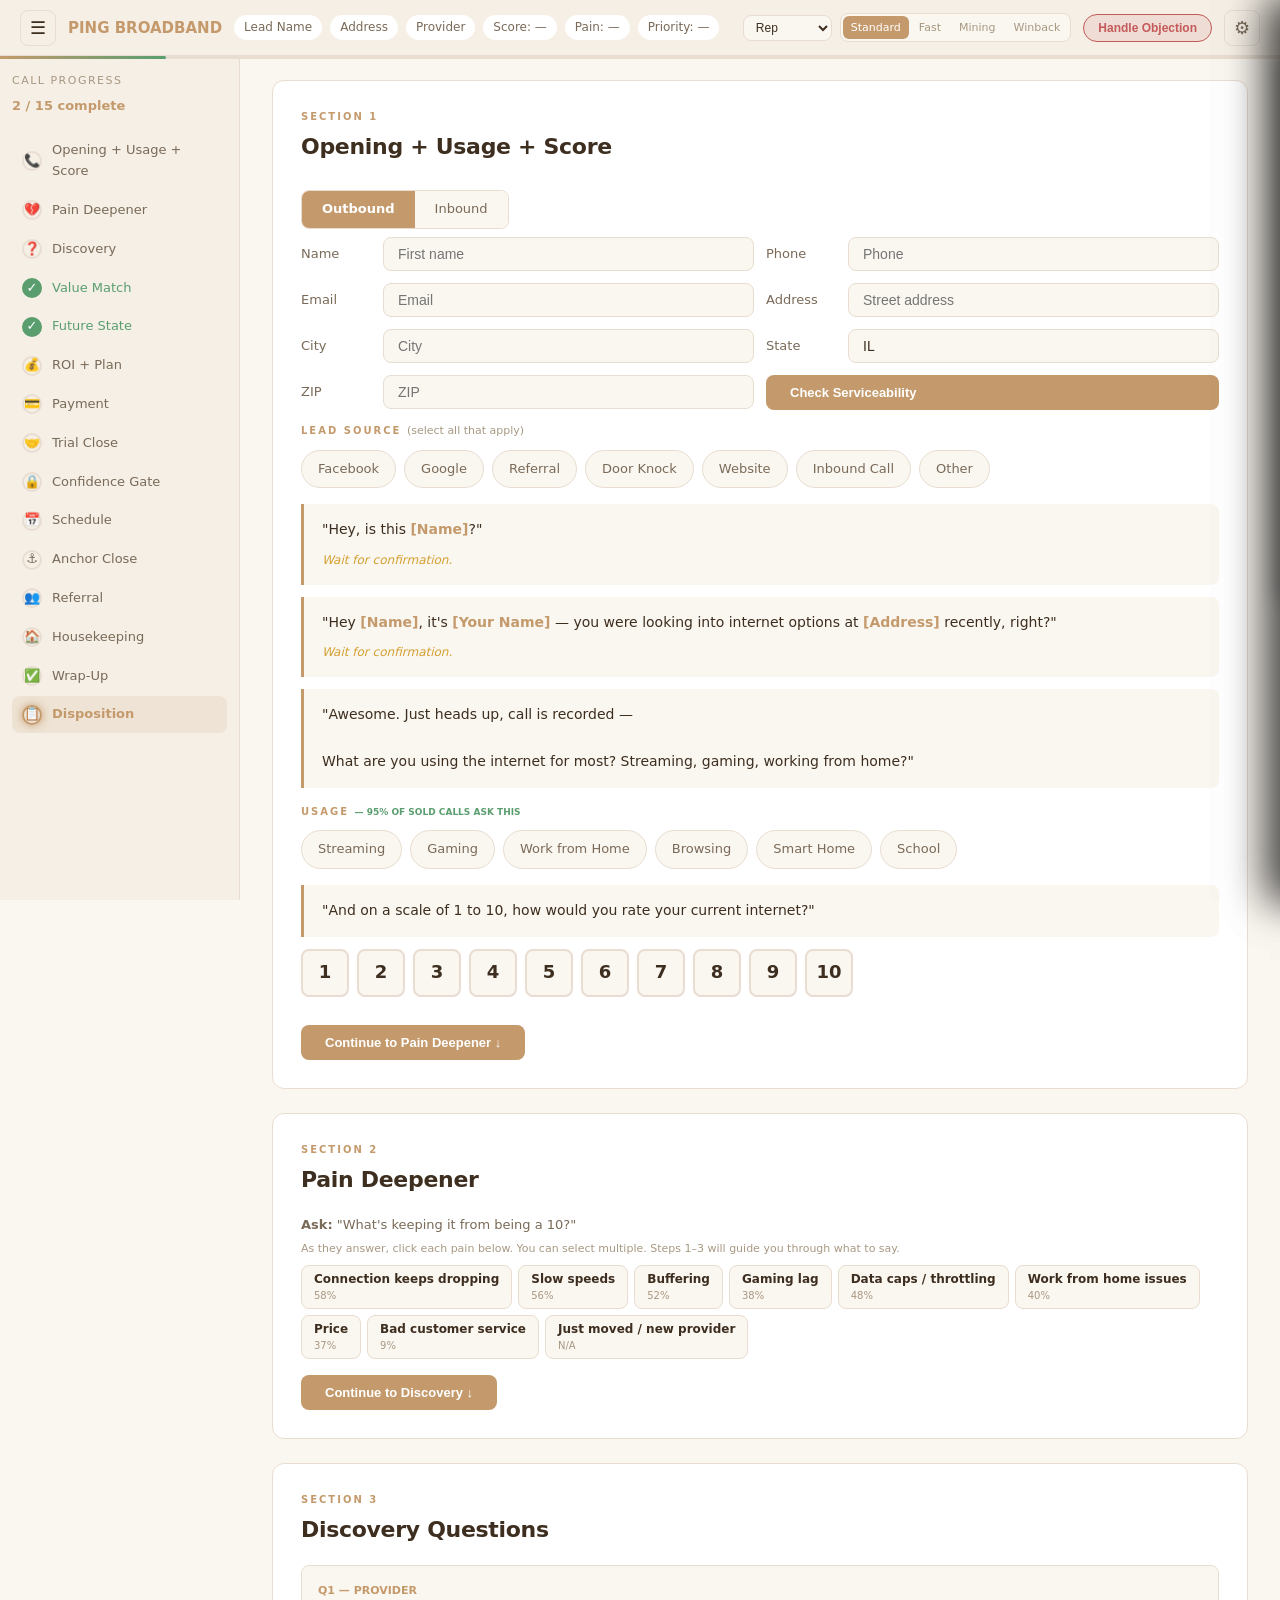
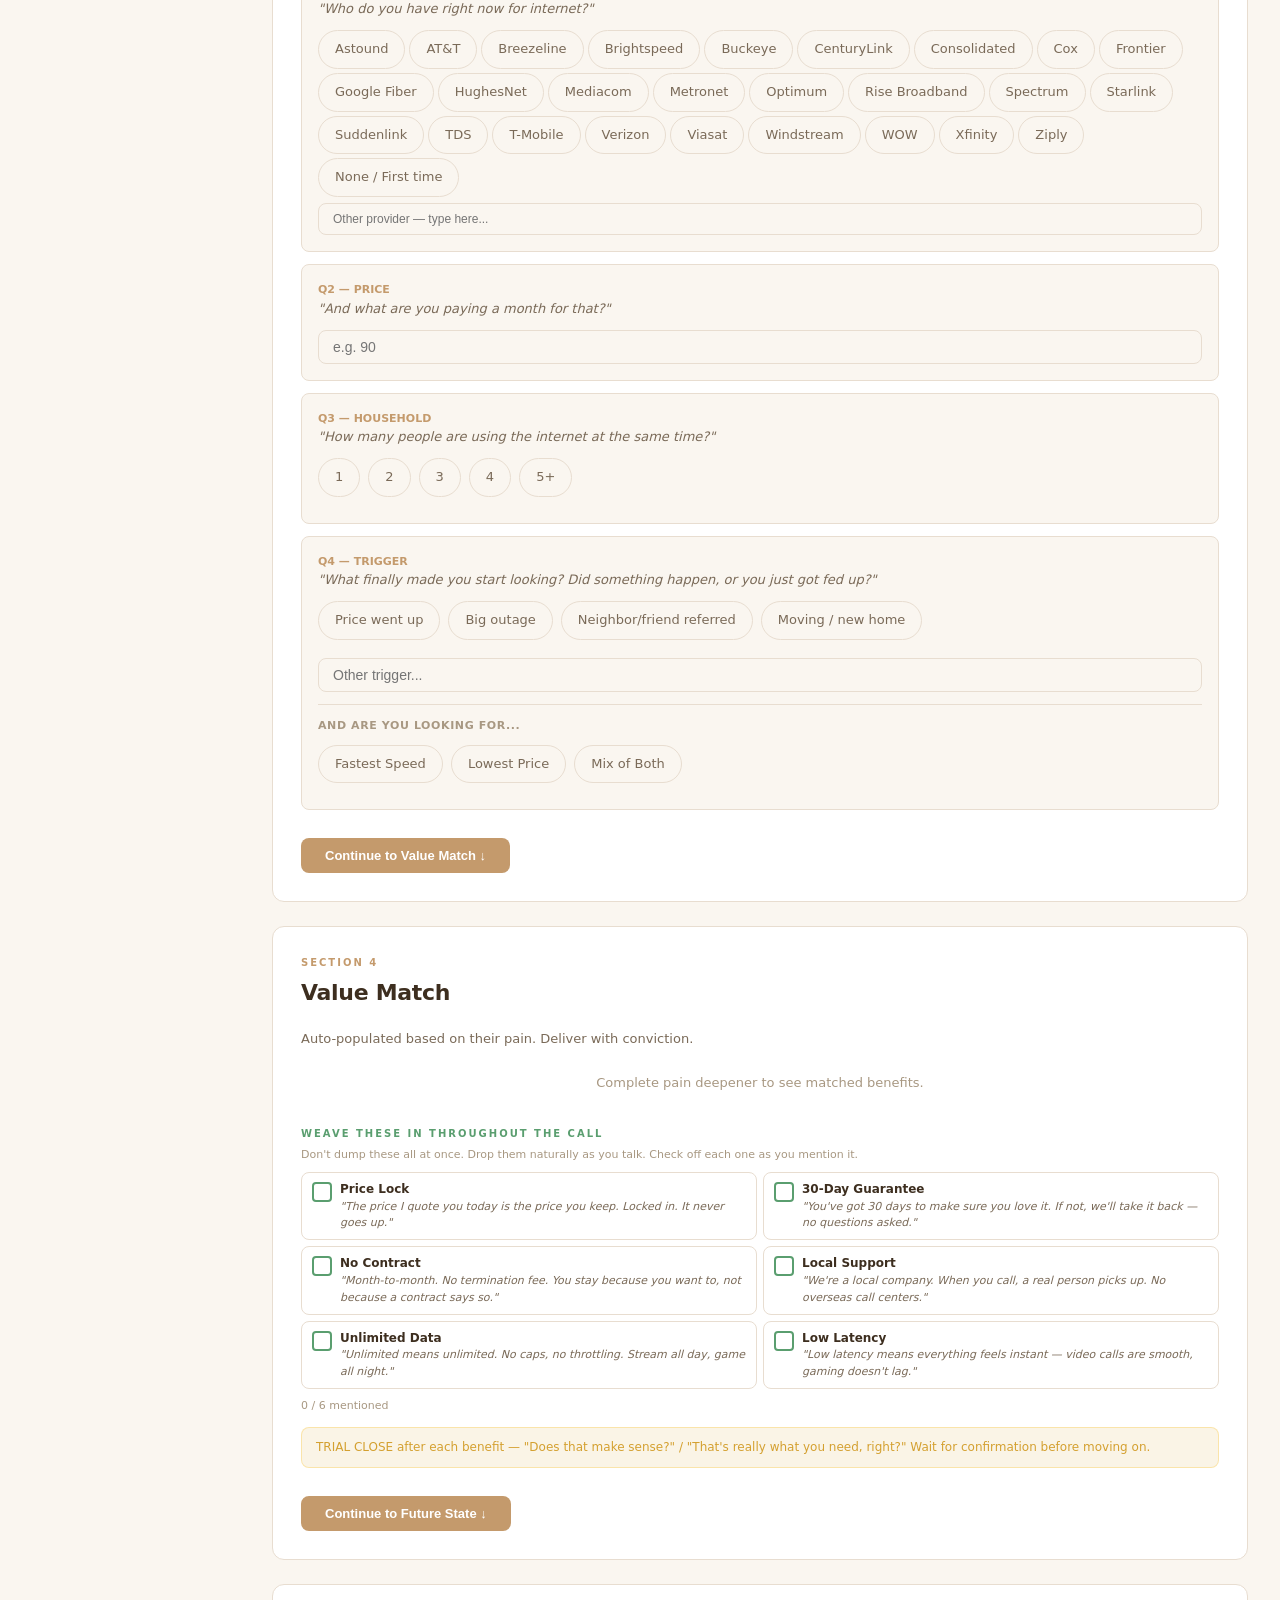
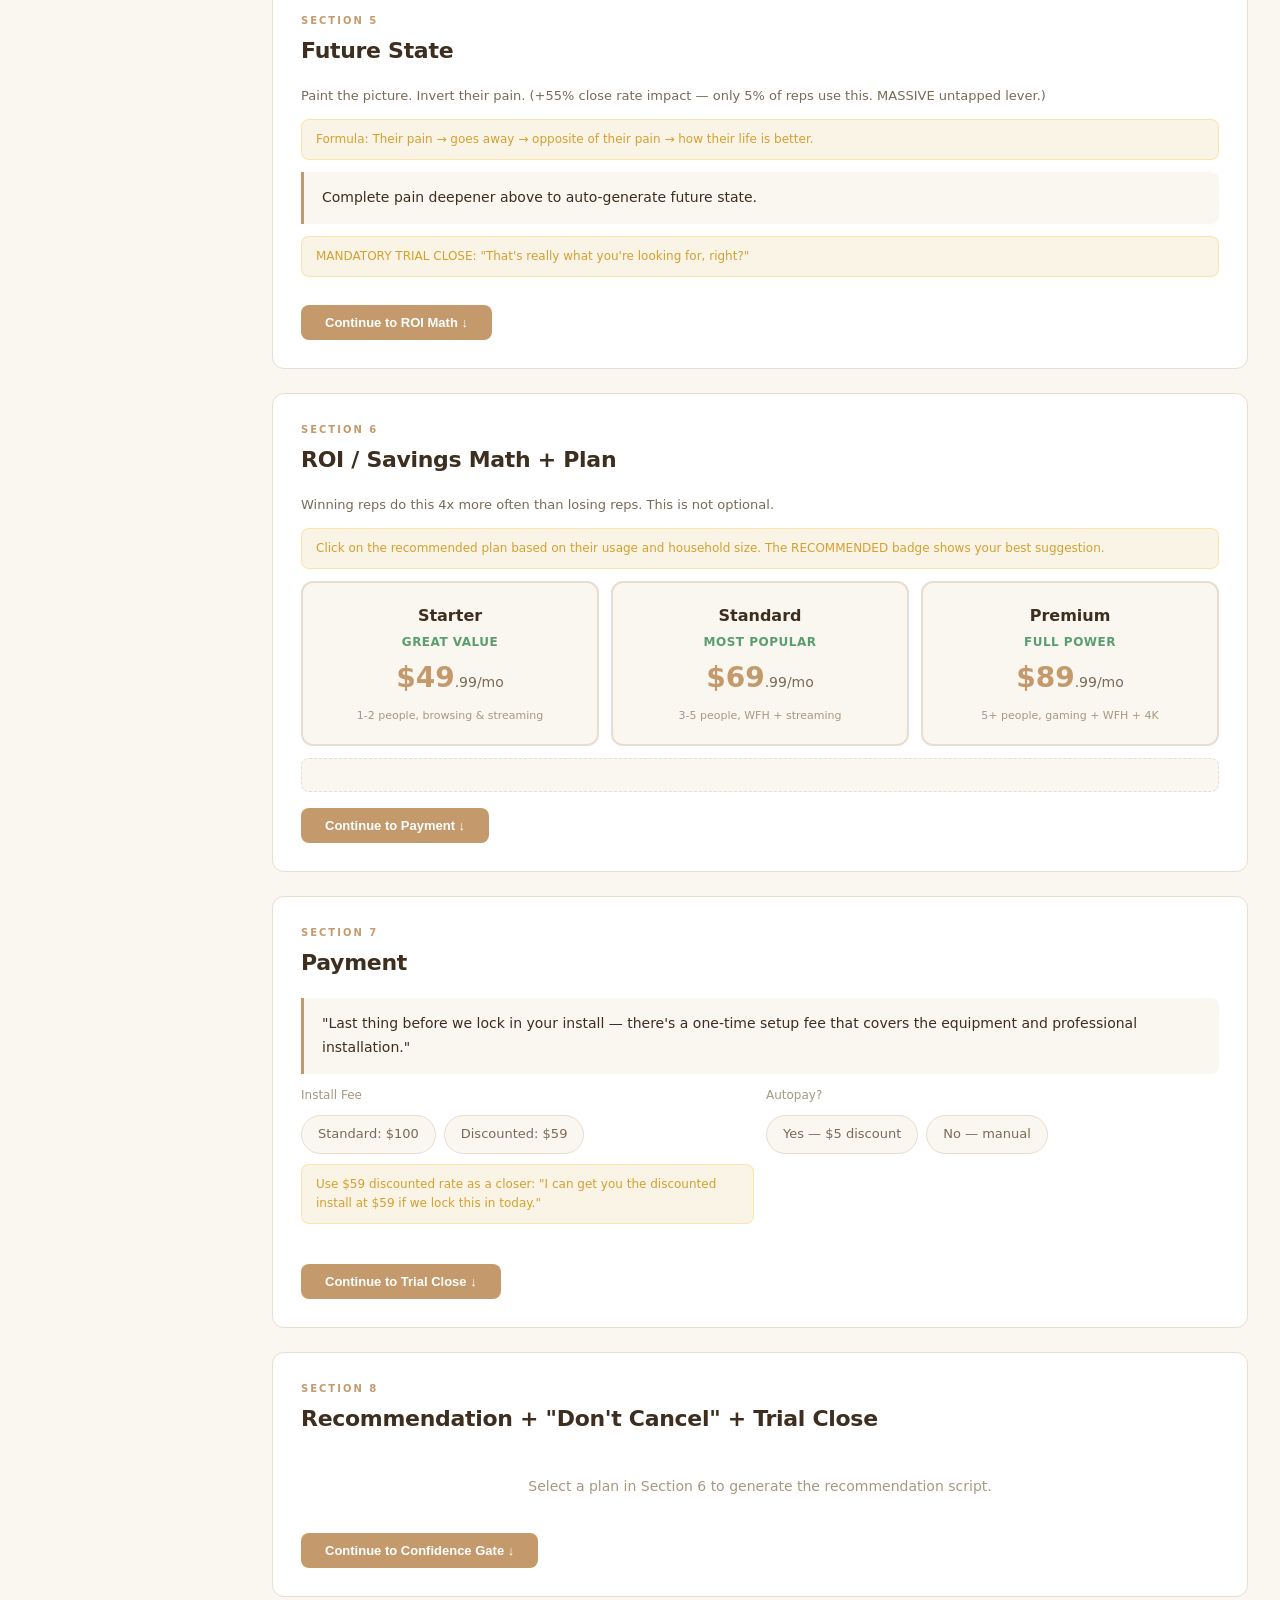
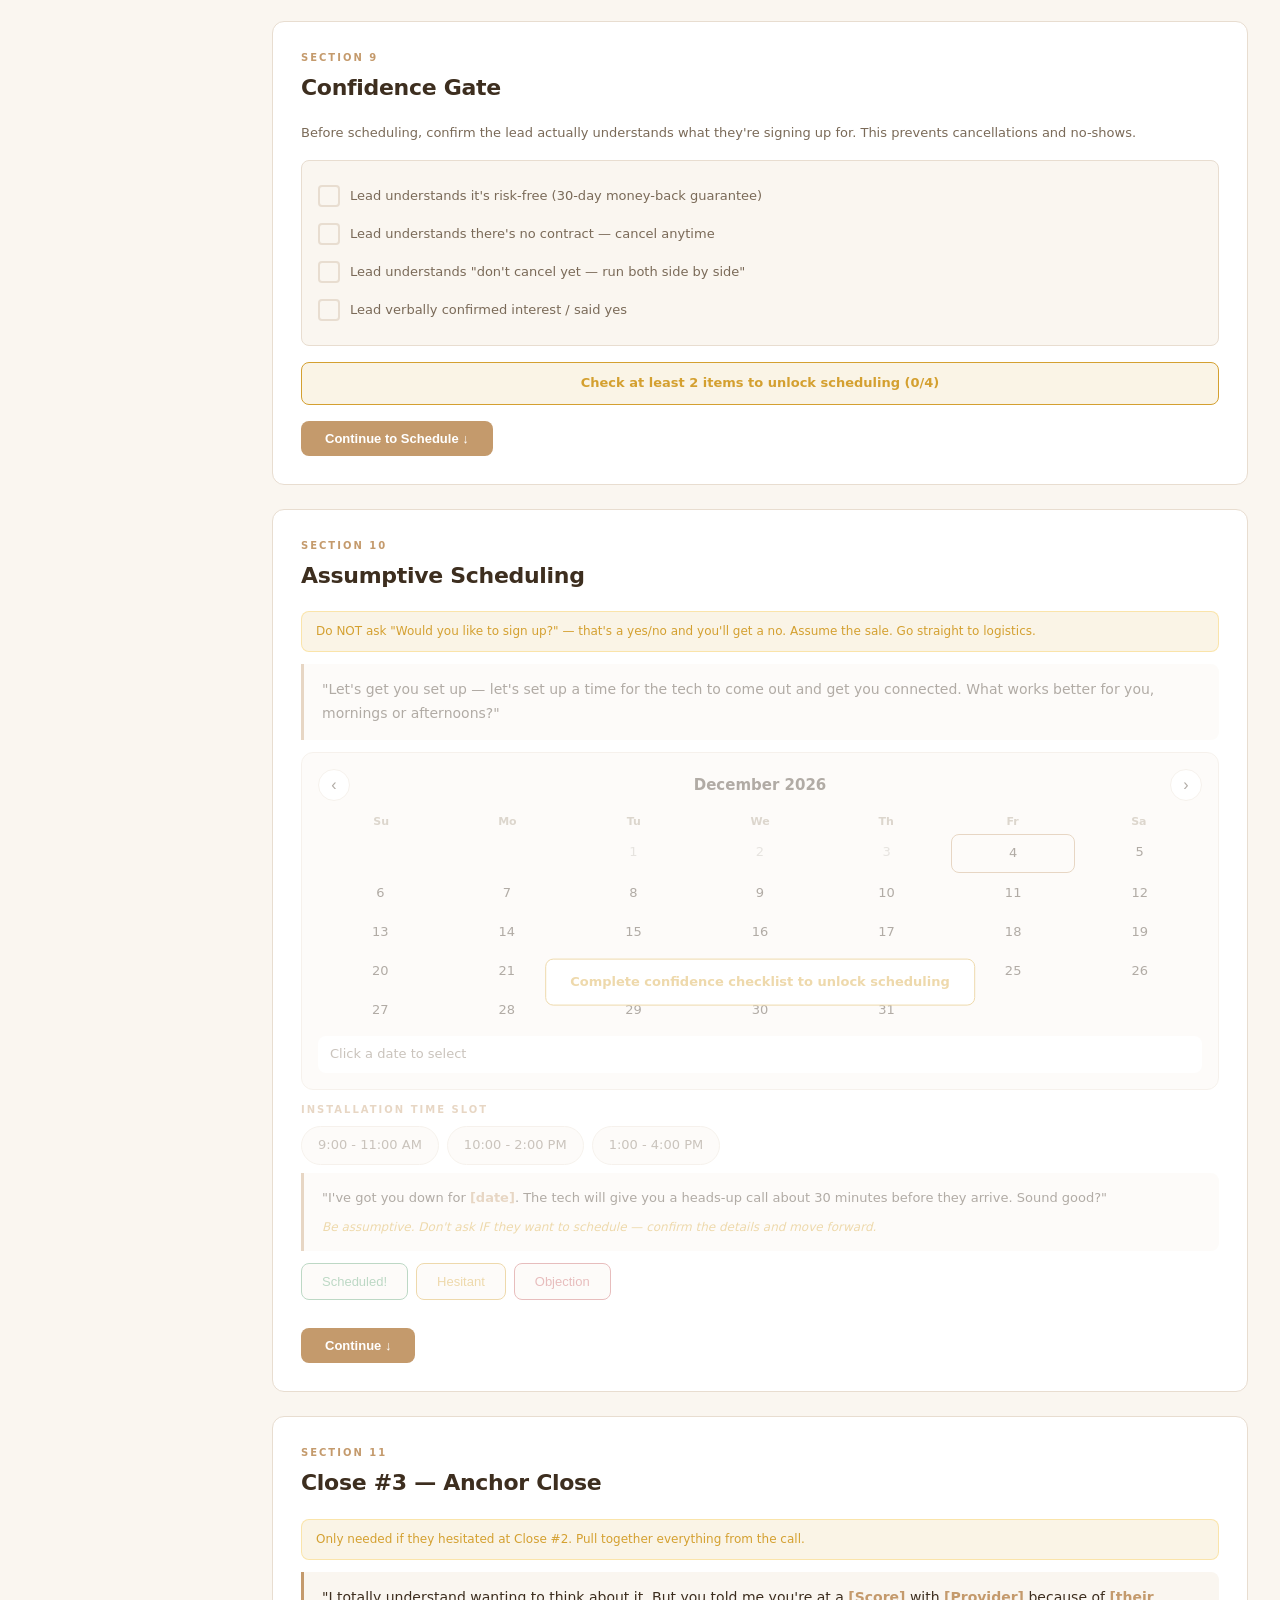
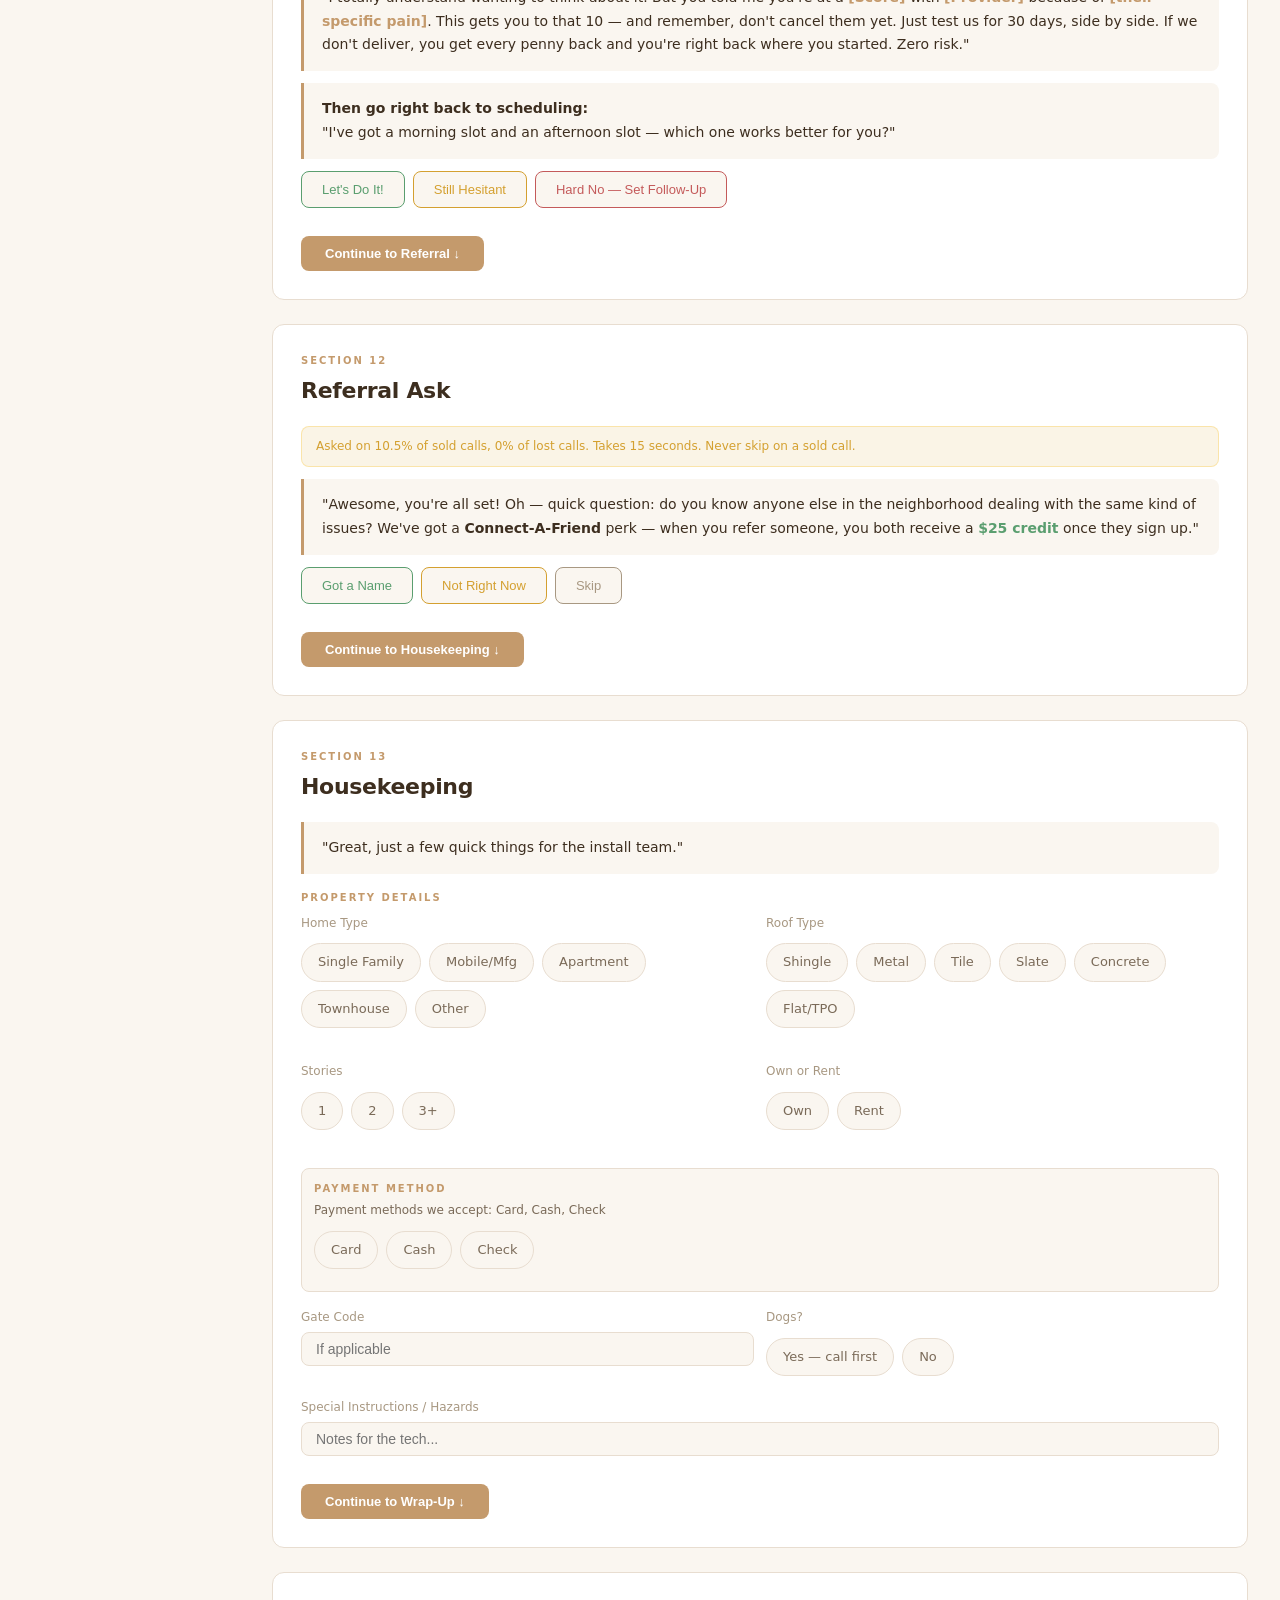
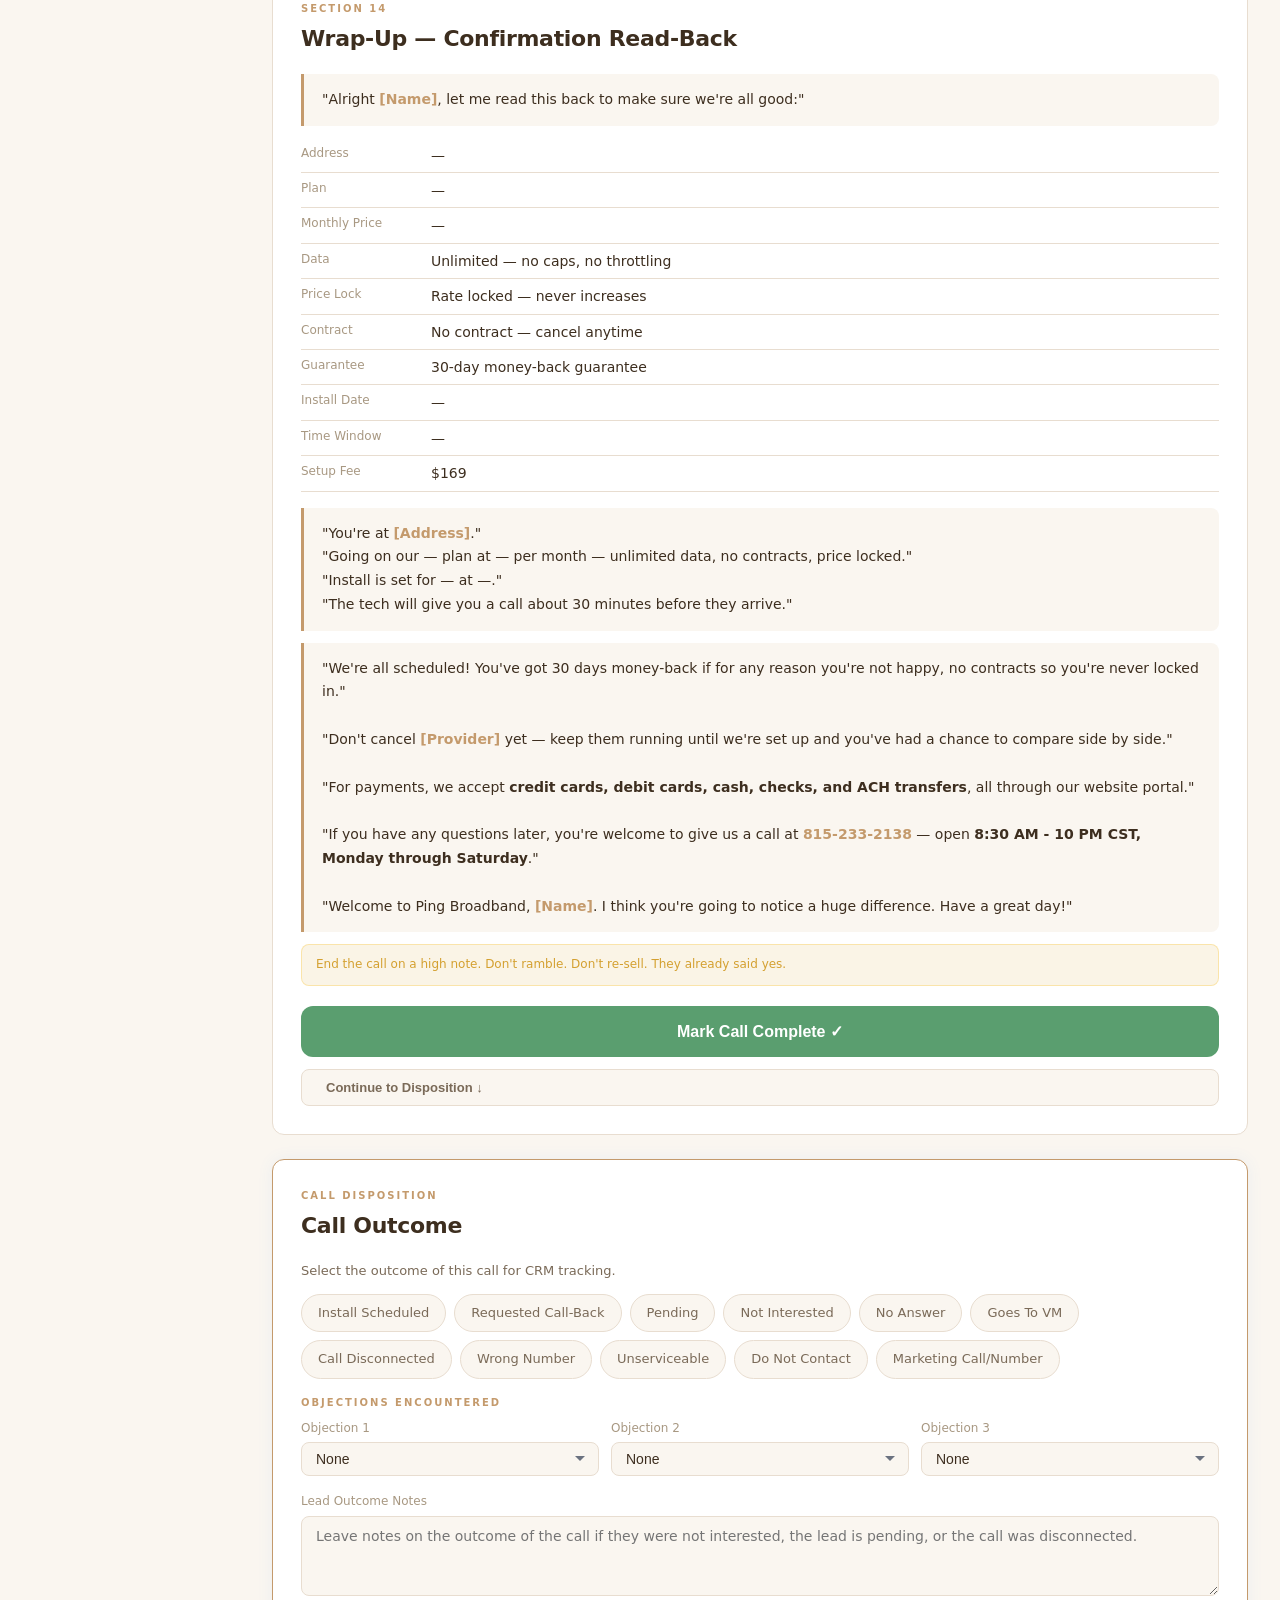
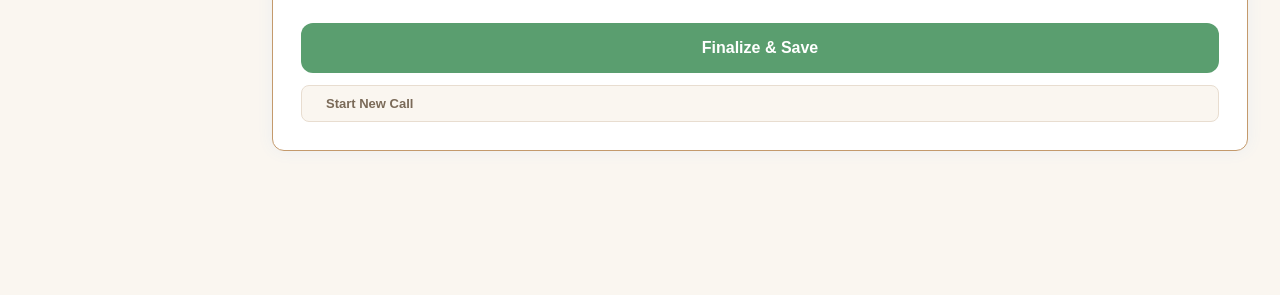
<file: v4.9.2_pain_split.html>
<!DOCTYPE html>
<html lang="en" data-theme="cream">
<head>
<meta charset="UTF-8">
<meta name="viewport" content="width=device-width, initial-scale=1.0">
<title>Ping Broadband — Sales Intelligence v4.9</title>
<style>
:root {
  --bg-primary: #0f1724;
  --bg-secondary: #1a2332;
  --bg-card: #1e2a3a;
  --bg-card-hover: #243447;
  --bg-input: #162030;
  --border: #2a3a4e;
  --border-active: #4a9eff;
  --text-primary: #e8edf4;
  --text-secondary: #8899aa;
  --text-muted: #5a6a7a;
  --accent: #4a9eff;
  --accent-hover: #6ab0ff;
  --accent-dim: rgba(74,158,255,0.15);
  --success: #34d399;
  --success-dim: rgba(52,211,153,0.15);
  --warning: #fbbf24;
  --warning-dim: rgba(251,191,36,0.15);
  --danger: #f87171;
  --danger-dim: rgba(248,113,113,0.15);
  --purple: #a78bfa;
  --sidebar-w: 240px;
  --header-h: 56px;
  --radius: 8px;
  --radius-lg: 12px;
  --shadow: 0 4px 24px rgba(0,0,0,0.3);
}
[data-theme="cream"] {
  --bg-primary: #faf6f0; --bg-secondary: #f5efe6; --bg-card: #fff; --bg-card-hover: #fdf9f3;
  --bg-input: #faf6f0; --border: #e8ddd0; --border-active: #c49a6c;
  --text-primary: #3d2e1f; --text-secondary: #7a6a58; --text-muted: #a89882;
  --accent: #c49a6c; --accent-hover: #d4aa7c; --accent-dim: rgba(196,154,108,0.15);
  --success: #5a9e6f; --success-dim: rgba(90,158,111,0.12);
  --warning: #d4a030; --warning-dim: rgba(212,160,48,0.12);
  --danger: #c45a5a; --danger-dim: rgba(196,90,90,0.12);
  --purple: #9a7cc4; --shadow: 0 4px 24px rgba(0,0,0,0.08);
}
[data-theme="light"] {
  --bg-primary: #f5f7fa; --bg-secondary: #ffffff; --bg-card: #ffffff; --bg-card-hover: #f0f4f8;
  --bg-input: #f5f7fa; --border: #e2e8f0; --border-active: #4a9eff;
  --text-primary: #1a202c; --text-secondary: #4a5568; --text-muted: #a0aec0;
  --accent: #4a9eff; --accent-hover: #3182ce; --accent-dim: rgba(74,158,255,0.1);
  --success: #38a169; --success-dim: rgba(56,161,105,0.1);
  --warning: #d69e2e; --warning-dim: rgba(214,158,46,0.1);
  --danger: #e53e3e; --danger-dim: rgba(229,62,62,0.1);
  --purple: #805ad5; --shadow: 0 4px 24px rgba(0,0,0,0.06);
}
[data-theme="ocean"] {
  --bg-primary: #0b1929; --bg-secondary: #0d2137; --bg-card: #112a45; --bg-card-hover: #163755;
  --bg-input: #0b1929; --border: #1e3a5f;
  --text-primary: #c9e2f5; --text-secondary: #6b9bc3; --text-muted: #3d6d9e;
  --accent: #38bdf8; --accent-hover: #7dd3fc; --accent-dim: rgba(56,189,248,0.15);
  --success: #34d399; --success-dim: rgba(52,211,153,0.15);
  --warning: #fbbf24; --warning-dim: rgba(251,191,36,0.15);
  --danger: #f87171; --danger-dim: rgba(248,113,113,0.15);
  --purple: #a78bfa; --shadow: 0 4px 24px rgba(0,0,0,0.4);
}
[data-theme="forest"] {
  --bg-primary: #0f1a14; --bg-secondary: #162b1e; --bg-card: #1a3324; --bg-card-hover: #1f3d2b;
  --bg-input: #0f1a14; --border: #2a4e36;
  --text-primary: #d0e8d8; --text-secondary: #7aab8b; --text-muted: #4a7a5a;
  --accent: #34d399; --accent-hover: #6ee7b7; --accent-dim: rgba(52,211,153,0.15);
  --success: #34d399; --success-dim: rgba(52,211,153,0.15);
  --warning: #fbbf24; --warning-dim: rgba(251,191,36,0.15);
  --danger: #f87171; --danger-dim: rgba(248,113,113,0.15);
  --purple: #a78bfa; --shadow: 0 4px 24px rgba(0,0,0,0.4);
}
[data-theme="sunset"] {
  --bg-primary: #1a1018; --bg-secondary: #2a1a25; --bg-card: #332230; --bg-card-hover: #3d2a3a;
  --bg-input: #1a1018; --border: #4e3348;
  --text-primary: #f0d8e8; --text-secondary: #b88aa8; --text-muted: #7a5a70;
  --accent: #f472b6; --accent-hover: #f9a8d4; --accent-dim: rgba(244,114,182,0.15);
  --success: #34d399; --success-dim: rgba(52,211,153,0.15);
  --warning: #fbbf24; --warning-dim: rgba(251,191,36,0.15);
  --danger: #f87171; --danger-dim: rgba(248,113,113,0.15);
  --purple: #c084fc; --shadow: 0 4px 24px rgba(0,0,0,0.4);
}
[data-theme="snow"] {
  --bg-primary: #f8fafc; --bg-secondary: #ffffff; --bg-card: #ffffff; --bg-card-hover: #f1f5f9;
  --bg-input: #f8fafc; --border: #e2e8f0;
  --text-primary: #0f172a; --text-secondary: #475569; --text-muted: #94a3b8;
  --accent: #6366f1; --accent-hover: #818cf8; --accent-dim: rgba(99,102,241,0.1);
  --success: #22c55e; --success-dim: rgba(34,197,94,0.1);
  --warning: #eab308; --warning-dim: rgba(234,179,8,0.1);
  --danger: #ef4444; --danger-dim: rgba(239,68,68,0.1);
  --purple: #a855f7; --shadow: 0 4px 24px rgba(0,0,0,0.05);
}
[data-theme="mint"] {
  --bg-primary: #f0faf5; --bg-secondary: #e8f5ee; --bg-card: #ffffff; --bg-card-hover: #f5fdf8;
  --bg-input: #f0faf5; --border: #c6e8d4;
  --text-primary: #1a3a2a; --text-secondary: #4a7a5e; --text-muted: #8ab8a0;
  --accent: #2d9a5e; --accent-hover: #3db874; --accent-dim: rgba(45,154,94,0.12);
  --success: #2d9a5e; --success-dim: rgba(45,154,94,0.12);
  --warning: #c4960a; --warning-dim: rgba(196,150,10,0.12);
  --danger: #c45a5a; --danger-dim: rgba(196,90,90,0.12);
  --purple: #7a5ec4; --shadow: 0 4px 24px rgba(0,0,0,0.06);
}
*, *::before, *::after { box-sizing: border-box; margin: 0; padding: 0; }
body {
  font-family: -apple-system, BlinkMacSystemFont, 'Segoe UI', system-ui, sans-serif;
  background: var(--bg-primary); color: var(--text-primary); line-height: 1.6; overflow-x: hidden;
}
#header {
  position: fixed; top: 0; left: 0; right: 0; z-index: 100;
  height: var(--header-h); background: var(--bg-secondary);
  border-bottom: 1px solid var(--border);
  display: flex; align-items: center; padding: 0 20px; gap: 12px; transition: background .4s;
}
#header .logo { font-weight: 700; font-size: 15px; color: var(--accent); white-space: nowrap; }
#header .breadcrumbs {
  display: flex; align-items: center; gap: 8px; flex: 1;
  font-size: 13px; color: var(--text-secondary); overflow-x: auto; white-space: nowrap; scrollbar-width: none;
}
#header .breadcrumbs::-webkit-scrollbar { display: none; }
.crumb { background: var(--bg-card); padding: 3px 10px; border-radius: 20px; font-size: 12px; }
.crumb.active { background: var(--accent-dim); color: var(--accent); border: 1px solid var(--accent); }
.score-badge { padding: 4px 14px; border-radius: 20px; font-weight: 700; font-size: 13px; min-width: 80px; text-align: center; }
.score-low { background: var(--danger-dim); color: var(--danger); }
.score-mid { background: var(--warning-dim); color: var(--warning); }
.score-high { background: var(--success-dim); color: var(--success); }
#objection-btn {
  background: var(--danger-dim); color: var(--danger); border: 1px solid var(--danger);
  padding: 6px 14px; border-radius: 20px; cursor: pointer; font-size: 12px;
  font-weight: 600; white-space: nowrap; transition: all .2s;
}
#objection-btn:hover { background: var(--danger); color: #fff; }
#progress-bar {
  position: fixed; top: var(--header-h); left: 0; right: 0; height: 3px;
  background: var(--border); z-index: 99; overflow: hidden;
}
#progress-bar .fill {
  height: 100%; background: linear-gradient(90deg, var(--accent), var(--success));
  transition: width 0.4s ease; border-radius: 0 2px 2px 0;
}
#sidebar {
  position: fixed; top: var(--header-h); left: 0; bottom: 0;
  width: var(--sidebar-w); background: var(--bg-secondary);
  border-right: 1px solid var(--border); padding: 16px 12px;
  overflow-y: auto; z-index: 90; scrollbar-width: thin; scrollbar-color: var(--border) transparent;
  transform: translateX(0); transition: transform .3s ease;
}
#sidebar.closed { transform: translateX(-100%); }
#hamburger {
  background: none; border: 1px solid var(--border); color: var(--text-primary);
  width: 36px; height: 36px; border-radius: var(--radius); cursor: pointer;
  display: flex; align-items: center; justify-content: center; font-size: 18px;
  transition: all .2s; flex-shrink: 0;
}
#hamburger:hover { border-color: var(--accent); color: var(--accent); }
.sidebar-title { font-size: 11px; text-transform: uppercase; letter-spacing: 1.5px; color: var(--text-muted); margin-bottom: 6px; }
.sidebar-progress { font-size: 13px; color: var(--accent); margin-bottom: 16px; font-weight: 600; }
.check-item {
  display: flex; align-items: center; gap: 10px; padding: 8px 10px;
  border-radius: var(--radius); cursor: pointer; font-size: 13px;
  color: var(--text-secondary); transition: all .2s; margin-bottom: 2px;
}
.check-item:hover { background: var(--bg-card); color: var(--text-primary); }
.check-item.active { background: var(--accent-dim); color: var(--accent); font-weight: 600; }
.check-item.completed { color: var(--success); }
.check-item.skipped { color: var(--text-muted); text-decoration: line-through; }
.check-icon {
  width: 20px; height: 20px; border-radius: 50%; border: 2px solid var(--border);
  display: flex; align-items: center; justify-content: center; flex-shrink: 0;
  font-size: 13px; transition: all .2s;
}
.check-item.completed .check-icon { border-color: var(--success); background: var(--success); color: #fff; }
.check-item.active .check-icon { border-color: var(--accent); box-shadow: 0 0 8px var(--accent); }
.check-item.in-progress .check-icon { border-color: var(--warning); background: var(--warning-dim); }
#main {
  margin-left: var(--sidebar-w); margin-top: var(--header-h);
  padding: 24px 32px 120px 32px; max-width: 1200px;
  transition: margin-left .3s ease;
}
#main.sidebar-closed { margin-left: 0; }
.section {
  background: var(--bg-card); border: 1px solid var(--border);
  border-radius: var(--radius-lg); padding: 28px; margin-bottom: 24px;
  transition: border-color .3s; transform: translateY(0);
  scroll-margin-top: calc(var(--header-h) + 24px);
}
.section.highlight { border-color: var(--accent); box-shadow: 0 0 20px rgba(74,158,255,0.1); }
.section:hover { transform: translateY(-1px); box-shadow: var(--shadow); }
.section-label { font-size: 10px; text-transform: uppercase; letter-spacing: 2px; color: var(--accent); margin-bottom: 4px; font-weight: 600; }
.section-title { font-size: 22px; font-weight: 700; margin-bottom: 18px; letter-spacing: -0.3px; }
.script-block {
  background: var(--bg-input); border-left: 3px solid var(--accent);
  padding: 14px 18px; border-radius: 0 var(--radius) var(--radius) 0;
  margin: 12px 0; font-size: 14px; line-height: 1.7; color: var(--text-primary);
}
.script-block .var { color: var(--accent); font-weight: 600; }
.script-block .coaching { color: var(--warning); font-size: 12px; font-style: italic; display: block; margin-top: 8px; }
.coach-note {
  background: var(--warning-dim); border: 1px solid rgba(251,191,36,0.3);
  padding: 10px 14px; border-radius: var(--radius); font-size: 12px; color: var(--warning); margin: 12px 0;
}
.benefit-check {
  display: flex; align-items: flex-start; gap: 8px; padding: 8px 10px;
  border: 1px solid var(--border); border-radius: var(--radius); cursor: pointer;
  transition: all .2s; font-size: 12px; line-height: 1.4;
}
.benefit-check:hover { border-color: var(--success); background: rgba(56,161,105,0.05); }
.benefit-check.checked { border-color: var(--success); background: rgba(56,161,105,0.1); }
.benefit-check.checked .benefit-box { background: var(--success); color: #fff; }
.benefit-check.checked .benefit-hint { color: var(--text-muted); }
.benefit-box {
  width: 20px; height: 20px; min-width: 20px; border-radius: 4px;
  border: 2px solid var(--success); display: flex; align-items: center; justify-content: center;
  font-size: 12px; font-weight: 700; margin-top: 1px; transition: all .2s;
}
.benefit-hint { font-size: 11px; color: var(--text-secondary); font-style: italic; }
input[type="text"], input[type="number"], input[type="date"], input[type="email"], input[type="tel"] {
  background: var(--bg-input); border: 1px solid var(--border); color: var(--text-primary);
  padding: 8px 14px; border-radius: var(--radius); font-size: 14px; outline: none; transition: border .2s; width: 100%;
}
input:focus { border-color: var(--accent); }
input.referral-highlight { border: 2px solid var(--warning) !important; background: rgba(245,158,11,0.1) !important; }
input.referral-filled { border: 2px solid var(--success) !important; background: rgba(16,185,129,0.12) !important; font-weight: 700; color: var(--success) !important; }
.input-row { display: flex; gap: 12px; margin: 10px 0; align-items: center; }
.input-row label { font-size: 13px; color: var(--text-secondary); white-space: nowrap; min-width: 70px; }
.input-row input { flex: 1; }
.toggle-group { display: inline-flex; border-radius: var(--radius); overflow: hidden; border: 1px solid var(--border); margin: 8px 0; }
.toggle-btn {
  padding: 8px 20px; font-size: 13px; cursor: pointer; border: none;
  background: var(--bg-input); color: var(--text-secondary); transition: all .2s;
}
.toggle-btn.active { background: var(--accent); color: #fff; font-weight: 600; }
.pill-group { display: flex; flex-wrap: wrap; gap: 8px; margin: 10px 0; }
.pill {
  padding: 8px 16px; border-radius: 20px; font-size: 13px; cursor: pointer;
  background: var(--bg-input); border: 1px solid var(--border); color: var(--text-secondary);
  transition: all .2s; user-select: none;
}
.pill:hover { border-color: var(--accent); color: var(--text-primary); }
.pill.selected, .pill.active { background: var(--accent); border-color: var(--accent); color: #fff; font-weight: 600; }
.pill.multi-selected { background: var(--purple); border-color: var(--purple); color: #fff; }
.score-group { display: flex; gap: 8px; margin: 12px 0; flex-wrap: wrap; scroll-margin-top: calc(var(--header-h) + 16px); }
.score-btn {
  width: 48px; height: 48px; border-radius: var(--radius); border: 2px solid var(--border);
  background: var(--bg-input); color: var(--text-primary); font-size: 18px; font-weight: 700;
  cursor: pointer; transition: all .2s; display: flex; align-items: center; justify-content: center;
}
.score-btn:hover { border-color: var(--accent); transform: scale(1.05); }
.score-btn.selected { transform: scale(1.1); }
.score-btn.s-low { border-color: var(--danger); background: var(--danger-dim); color: var(--danger); }
.score-btn.s-mid { border-color: var(--warning); background: var(--warning-dim); color: var(--warning); }
.score-btn.s-high { border-color: var(--success); background: var(--success-dim); color: var(--success); }
/* v4.2: Pain tiles — horizontal wrap */
.pain-grid {
  display: flex; flex-wrap: wrap; gap: 6px; margin: 0;
}
.pain-tile {
  background: var(--bg-input); border: 1px solid var(--border); border-radius: var(--radius);
  padding: 6px 12px; cursor: pointer; transition: all .25s; font-size: 12px; line-height: 1.3;
}
.pain-tile:hover { border-color: var(--accent); background: var(--bg-card-hover); }
.pain-tile { position: relative; }
.pain-tile.selected { border-color: var(--accent); background: var(--accent-dim); font-weight: 700; box-shadow: 0 0 0 2px var(--accent); color: var(--accent); }
.pain-badge {
  position: absolute; top: -7px; right: -7px;
  display: flex; align-items: center; justify-content: center;
  width: 20px; height: 20px; border-radius: 50%; background: var(--accent); color: #fff;
  font-size: 10px; font-weight: 700; line-height: 1; box-shadow: 0 1px 4px rgba(0,0,0,0.3);
}
.pain-tile .freq { font-size: 10px; color: var(--text-muted); margin-top: 1px; }
/* v4.2: Step-by-step pain flow */
.pain-step { display: none; margin-top: 10px; padding: 10px 14px; border-radius: var(--radius); border: 1px solid var(--border); background: var(--bg-card); animation: slideDown .3s ease; scroll-margin-top: calc(var(--header-h) + 16px); }
.pain-step.visible { display: block; }
.pain-step-header { display: flex; align-items: center; gap: 8px; margin-bottom: 2px; }
.pain-step-num { width: 24px; height: 24px; border-radius: 50%; background: var(--accent); color: #fff; display: flex; align-items: center; justify-content: center; font-size: 12px; font-weight: 700; flex-shrink: 0; }
.pain-step-title { font-size: 12px; font-weight: 700; text-transform: uppercase; letter-spacing: .6px; color: var(--text-primary); }
.pain-step-note { font-size: 11px; color: var(--text-muted); margin: 0 0 8px 32px; line-height: 1.4; }
.pain-empathy-item {
  background: linear-gradient(135deg, rgba(167,139,250,0.12), rgba(167,139,250,0.04));
  border-left: 3px solid var(--purple); border-radius: 0 var(--radius) var(--radius) 0; padding: 6px 10px;
  font-size: 12px; color: var(--text-primary); margin-bottom: 4px;
}
.pain-empathy-item .pain-empathy-label {
  font-size: 10px; font-weight: 700; text-transform: uppercase; letter-spacing: .5px;
  color: var(--purple); margin-bottom: 2px;
}
.pain-probe-more {
  font-size: 12px; color: var(--text-secondary); font-style: italic;
  padding: 4px 10px; border-left: 3px solid var(--purple); margin-top: 4px;
}
/* v4.2: Sub-options as compact pills, multi-select */
.pain-sub-group { margin-bottom: 6px; }
.pain-sub-group-label { font-size: 10px; font-weight: 600; color: var(--text-muted); margin-bottom: 4px; text-transform: uppercase; letter-spacing: .5px; }
.pain-sub-options { display: none; }
.pain-sub-options.open { display: flex; flex-wrap: wrap; gap: 5px; }
.sub-option {
  padding: 4px 10px; border-radius: 20px; cursor: pointer; font-size: 11px;
  border: 1px solid var(--border); transition: all .2s; color: var(--text-secondary);
  background: var(--bg-input); white-space: nowrap;
}
.sub-option:hover { background: var(--bg-card-hover); color: var(--text-primary); border-color: var(--accent); }
.sub-option.selected { background: var(--accent-dim); border-color: var(--accent); color: var(--accent); font-weight: 600; box-shadow: 0 0 0 1px var(--accent); }
.sub-option .quote { display: none; }
/* v4.2: Deepener + quantifiers side by side inside step 3 */
.pain-step3-grid { display: grid; grid-template-columns: 1fr auto; gap: 12px; align-items: start; }
.pain-step3-grid .deepener-col { min-width: 0; }
.pain-step3-grid .quant-col { min-width: 140px; }
/* SPLIT LAYOUT for pain + quantifiers side by side */
.split { display: grid; grid-template-columns: 65fr 35fr; gap: 20px; }
.empathy-panel {
  background: var(--bg-input); border: 1px solid var(--border); border-radius: var(--radius);
  padding: 16px; position: sticky; top: calc(var(--header-h) + 24px); align-self: start;
}
.empathy-panel h3 { font-size: 14px; margin-bottom: 12px; color: var(--purple); }
.empathy-item {
  padding: 8px 12px; font-size: 13px; border-radius: var(--radius); cursor: pointer;
  transition: background .2s; color: var(--text-secondary); margin-bottom: 4px;
}
.empathy-item:hover { background: var(--bg-card-hover); color: var(--text-primary); }
.empathy-item .when { font-size: 11px; color: var(--text-muted); display: block; }
.q-card {
  background: var(--bg-input); border: 1px solid var(--border); border-radius: var(--radius);
  padding: 16px; margin-bottom: 12px; transition: border-color .2s;
}
.q-card.answered { border-color: var(--success); }
.q-card .q-num { font-size: 11px; color: var(--accent); font-weight: 700; }
.q-card .q-script { font-size: 13px; color: var(--text-secondary); font-style: italic; margin-bottom: 10px; }
.benefit-card {
  background: var(--bg-input); border: 1px solid var(--accent); border-radius: var(--radius);
  padding: 16px; margin-bottom: 12px;
}
.benefit-card.secondary { border-color: var(--border); opacity: 0.7; }
.benefit-card .benefit-title { font-size: 14px; font-weight: 700; color: var(--accent); margin-bottom: 6px; }
.plan-grid { display: grid; grid-template-columns: repeat(3,1fr); gap: 12px; margin: 12px 0; }
.plan-card {
  background: var(--bg-input); border: 2px solid var(--border); border-radius: var(--radius-lg);
  padding: 20px; text-align: center; cursor: pointer; transition: all .25s;
}
.plan-card:hover { border-color: var(--accent); }
.plan-card.selected { border-color: var(--accent); background: var(--accent-dim); }
.plan-card.recommended { position: relative; }
.plan-card.recommended::after {
  content: 'RECOMMENDED'; position: absolute; top: -10px; left: 50%; transform: translateX(-50%);
  background: var(--accent); color: #fff; font-size: 10px; padding: 2px 10px;
  border-radius: 10px; font-weight: 700; letter-spacing: 1px;
}
.plan-card .plan-name { font-size: 16px; font-weight: 700; }
.plan-card .plan-tagline { font-size: 12px; color: var(--success); font-weight: 600; margin: 4px 0; text-transform: uppercase; letter-spacing: 0.5px; }
.plan-card .plan-price { font-size: 28px; font-weight: 700; color: var(--accent); }
.plan-card .plan-price span { font-size: 14px; font-weight: 400; color: var(--text-secondary); }
.roi-box {
  background: var(--success-dim); border: 1px solid var(--success);
  border-radius: var(--radius-lg); padding: 20px; text-align: center; margin: 16px 0;
}
.roi-big { font-size: 36px; font-weight: 700; color: var(--success); }
.roi-sub { font-size: 14px; color: var(--text-secondary); margin-top: 4px; }
.response-group { display: flex; gap: 8px; margin: 12px 0; }
.resp-btn {
  padding: 10px 20px; border-radius: var(--radius); cursor: pointer; font-size: 13px;
  border: 1px solid var(--border); background: var(--bg-input); color: var(--text-secondary);
  transition: all .2s; font-weight: 500;
}
.resp-btn:hover { border-color: var(--accent); color: var(--text-primary); }
.resp-btn.positive { border-color: var(--success); color: var(--success); }
.resp-btn.positive:hover { background: var(--success); color: #fff; }
.resp-btn.neutral { border-color: var(--warning); color: var(--warning); }
.resp-btn.objection { border-color: var(--danger); color: var(--danger); }
.resp-btn.selected { font-weight: 700; }
.resp-btn.positive.selected { background: var(--success); color: #fff; }
.resp-btn.neutral.selected { background: var(--warning); color: #000; }
.resp-btn.objection.selected { background: var(--danger); color: #fff; }
#objection-overlay {
  position: fixed; top: 0; right: -480px; bottom: 0; width: 480px; z-index: 200;
  background: var(--bg-secondary); border-left: 1px solid var(--border);
  box-shadow: -10px 0 40px rgba(0,0,0,0.5); transition: right .35s ease;
  display: flex; flex-direction: column;
}
#objection-overlay.open { right: 0; }
#objection-overlay .panel-header {
  padding: 16px 20px; border-bottom: 1px solid var(--border);
  display: flex; justify-content: space-between; align-items: center;
}
#objection-overlay .panel-header h2 { font-size: 16px; color: var(--danger); }
.panel-close {
  background: none; border: 1px solid var(--border); color: var(--text-secondary);
  width: 32px; height: 32px; border-radius: 50%; cursor: pointer; font-size: 16px;
  display: flex; align-items: center; justify-content: center; transition: all .2s;
}
.panel-close:hover { border-color: var(--danger); color: var(--danger); }
#objection-overlay .panel-body { flex: 1; overflow-y: auto; padding: 16px 20px; }
.obj-tile {
  padding: 12px 16px; border: 1px solid var(--border); border-radius: var(--radius);
  cursor: pointer; margin-bottom: 8px; font-size: 13px; color: var(--text-secondary); transition: all .2s;
}
.obj-tile:hover { border-color: var(--danger); color: var(--text-primary); background: var(--bg-card); }
.obj-tile.active { border-color: var(--danger); background: var(--danger-dim); color: var(--danger); }
.obj-detail { display: none; padding: 16px 0; }
.obj-detail.open { display: block; animation: slideDown .3s ease; }
.obj-step { margin-bottom: 14px; }
.obj-step-label { font-size: 11px; text-transform: uppercase; letter-spacing: 1px; font-weight: 700; margin-bottom: 4px; }
.obj-step-label.validate { color: var(--accent); }
.obj-step-label.isolate { color: var(--warning); }
.obj-step-label.reframe { color: var(--success); }
.obj-step-label.reclose { color: var(--purple); }
#competitor-overlay {
  position: fixed; top: 0; right: -520px; bottom: 0; width: 520px; z-index: 200;
  background: var(--bg-secondary); border-left: 1px solid var(--border);
  box-shadow: -10px 0 40px rgba(0,0,0,0.5); transition: right .35s ease;
  display: flex; flex-direction: column;
}
#competitor-overlay.open { right: 0; }
#competitor-overlay .panel-header {
  padding: 16px 20px; border-bottom: 1px solid var(--border);
  display: flex; justify-content: space-between; align-items: center;
}
#competitor-overlay .panel-header h2 { font-size: 16px; color: var(--warning); }
.comp-table { width: 100%; border-collapse: collapse; font-size: 12px; margin: 12px 0; }
.comp-table th { text-align: left; padding: 8px; border-bottom: 1px solid var(--border); color: var(--text-muted); font-size: 11px; text-transform: uppercase; }
.comp-table td { padding: 8px; border-bottom: 1px solid var(--border); color: var(--text-secondary); }
.comp-table td:last-child { color: var(--success); }
#backdrop {
  position: fixed; top: 0; left: 0; right: 0; bottom: 0; z-index: 150;
  background: rgba(0,0,0,0.5); opacity: 0; pointer-events: none; transition: opacity .3s;
}
#backdrop.open { opacity: 1; pointer-events: auto; }
.next-btn {
  display: inline-flex; align-items: center; gap: 6px; margin-top: 16px;
  padding: 10px 24px; background: var(--accent); color: #fff; border: none;
  border-radius: var(--radius); cursor: pointer; font-size: 13px; font-weight: 600; transition: background .2s;
}
.next-btn:hover { background: var(--accent-hover); }
@keyframes slideDown { from { opacity: 0; transform: translateY(-8px); } to { opacity: 1; transform: translateY(0); } }
@keyframes flash { 0%,100% { border-color: var(--border); } 50% { border-color: var(--accent); box-shadow: 0 0 16px rgba(74,158,255,0.2); } }
.flash-update { animation: flash .6s ease; }
.form-grid { display: grid; grid-template-columns: 1fr 1fr; gap: 12px; }
.form-group { margin-bottom: 12px; }
.form-group label { display: block; font-size: 12px; color: var(--text-muted); margin-bottom: 4px; }
.summary-list { list-style: none; }
.summary-list li { padding: 6px 0; border-bottom: 1px solid var(--border); font-size: 14px; display: flex; gap: 10px; }
.summary-list li .lbl { color: var(--text-muted); min-width: 120px; font-size: 12px; }
.complete-btn {
  display: block; width: 100%; padding: 16px; margin-top: 20px;
  background: var(--success); color: #fff; border: none; border-radius: var(--radius-lg);
  font-size: 16px; font-weight: 700; cursor: pointer; transition: background .2s;
}
.complete-btn:hover { background: #2fbc87; }
.hidden { display: none !important; }
#competitor-btn {
  position: fixed; bottom: 20px; right: 20px; z-index: 80;
  background: var(--warning); color: #000; border: none; padding: 10px 18px;
  border-radius: 24px; font-size: 13px; font-weight: 700; cursor: pointer;
  box-shadow: var(--shadow); transition: transform .2s;
}
#competitor-btn:hover { transform: scale(1.05); }
#competitor-btn.hidden { display: none; }
.section.active-section { border-color: var(--accent); box-shadow: 0 0 16px rgba(74,158,255,0.08); }
select.form-select, .form-group select {
  background: var(--bg-input); border: 1px solid var(--border); color: var(--text-primary);
  padding: 8px 14px; border-radius: var(--radius); font-size: 14px; width: 100%;
  outline: none; cursor: pointer; transition: border .2s; -webkit-appearance: none; appearance: none;
  background-image: url("data:image/svg+xml,%3Csvg xmlns='http://www.w3.org/2000/svg' width='12' height='12' viewBox='0 0 12 12'%3E%3Cpath fill='%236b7280' d='M6 8L1 3h10z'/%3E%3C/svg%3E");
  background-repeat: no-repeat; background-position: right 12px center;
}
select.form-select:focus, .form-group select:focus { border-color: var(--accent); }
select.form-select option, .form-group select option { background: var(--bg-card); color: var(--text-primary); }
textarea {
  background: var(--bg-input); border: 1px solid var(--border); color: var(--text-primary);
  padding: 8px 14px; border-radius: var(--radius); font-size: 14px; width: 100%;
  outline: none; transition: border .2s; resize: vertical; min-height: 80px; font-family: inherit; line-height: 1.6;
}
textarea:focus { border-color: var(--accent); }
.cal-wrapper {
  background: var(--bg-input); border: 1px solid var(--border); border-radius: var(--radius-lg); padding: 16px; margin: 12px 0;
}
.cal-header { display: flex; align-items: center; justify-content: space-between; margin-bottom: 12px; }
.cal-nav {
  background: var(--bg-card); border: 1px solid var(--border); color: var(--text-primary);
  width: 32px; height: 32px; border-radius: 50%; cursor: pointer; font-size: 16px;
  display: flex; align-items: center; justify-content: center; transition: all .2s;
}
.cal-nav:hover { border-color: var(--accent); color: var(--accent); }
.cal-month-label { font-size: 15px; font-weight: 700; }
.cal-dow {
  display: grid; grid-template-columns: repeat(7,1fr); text-align: center;
  font-size: 11px; color: var(--text-muted); font-weight: 600; margin-bottom: 4px;
}
.cal-days { display: grid; grid-template-columns: repeat(7,1fr); gap: 2px; }
.cal-day {
  padding: 8px 4px; text-align: center; cursor: pointer; border-radius: var(--radius);
  font-size: 13px; transition: all .15s; position: relative;
}
.cal-day:hover { background: var(--bg-card-hover); }
.cal-day.selected { background: var(--accent); color: #fff; font-weight: 700; }
.cal-day.today { border: 1px solid var(--accent); }
.cal-day.has-events::after {
  content: ''; position: absolute; bottom: 2px; left: 50%; transform: translateX(-50%);
  width: 5px; height: 5px; border-radius: 50%; background: var(--warning);
}
.cal-day.empty { visibility: hidden; cursor: default; }
.cal-day.past { opacity: 0.3; cursor: default; }
.cal-info { padding: 8px 12px; background: var(--bg-card); border-radius: var(--radius); margin-top: 8px; font-size: 13px; color: var(--text-secondary); }
.cal-event-item { padding: 6px 10px; background: var(--bg-card); border-radius: var(--radius); margin-bottom: 4px; font-size: 12px; border-left: 3px solid var(--warning); }
/* v4.2: Quantifier buttons */
.quantifier-row {
  display: flex; flex-direction: column; gap: 4px;
}
.quantifier-btn {
  padding: 6px 10px; border-radius: var(--radius); cursor: pointer; font-size: 11px;
  border: 1px solid var(--border); background: var(--bg-input); color: var(--text-secondary);
  transition: all .2s; font-weight: 500; line-height: 1.3; text-align: left;
}
.quantifier-btn:hover { border-color: var(--accent); color: var(--text-primary); background: var(--bg-card-hover); }
.quantifier-btn.active { border-color: var(--accent); background: var(--accent-dim); color: var(--accent); }
.quantifier-btn .q-stat { font-size: 10px; color: var(--success); display: inline; margin-left: 6px; }
/* v4.0: Confidence gate */
.confidence-gate { background: var(--bg-input); border: 1px solid var(--border); border-radius: var(--radius); padding: 16px; margin: 16px 0; }
.confidence-check {
  display: flex; align-items: center; gap: 10px; padding: 8px 0; font-size: 13px;
  color: var(--text-secondary); cursor: pointer; transition: color .2s;
}
.confidence-check.checked { color: var(--success); }
.confidence-check .conf-box {
  width: 22px; height: 22px; border: 2px solid var(--border); border-radius: 4px;
  display: flex; align-items: center; justify-content: center; font-size: 14px;
  transition: all .2s; flex-shrink: 0;
}
.confidence-check.checked .conf-box { border-color: var(--success); background: var(--success); color: #fff; }
.schedule-locked {
  opacity: 0.4; pointer-events: none; position: relative;
}
.schedule-locked::before {
  content: 'Complete confidence checklist to unlock scheduling';
  position: absolute; top: 50%; left: 50%; transform: translate(-50%,-50%);
  background: var(--bg-card); padding: 12px 24px; border-radius: var(--radius);
  border: 1px solid var(--warning); color: var(--warning); font-size: 13px;
  font-weight: 600; z-index: 10; white-space: nowrap;
}
/* v4.8: Mode buttons */
.mode-btn {
  padding: 3px 8px; border-radius: calc(var(--radius) - 2px); font-size: 11px; cursor: pointer;
  color: var(--text-muted); transition: all .2s; font-weight: 500; white-space: nowrap;
}
.mode-btn:hover { color: var(--text-primary); }
.mode-btn.active { background: var(--accent); color: #fff; }
/* v4.8.2: Gear settings panel */
#gear-btn { background: none; border: 1px solid var(--border); color: var(--text-secondary); width: 36px; height: 36px; border-radius: var(--radius); cursor: pointer; font-size: 18px; display: flex; align-items: center; justify-content: center; transition: all .2s; flex-shrink: 0; }
#gear-btn:hover { border-color: var(--accent); color: var(--accent); }
#gear-btn.active { border-color: var(--accent); color: var(--accent); background: var(--accent-dim); }
#settings-panel {
  position: fixed; top: var(--header-h); right: 0; width: 300px;
  background: var(--bg-secondary); border-left: 1px solid var(--border); border-bottom: 1px solid var(--border);
  border-radius: 0 0 0 var(--radius-lg); padding: 20px 16px; z-index: 95;
  transform: translateX(100%); transition: transform .3s ease;
  max-height: calc(100vh - var(--header-h)); overflow-y: auto;
  box-shadow: -4px 4px 20px rgba(0,0,0,0.2);
}
#settings-panel.open { transform: translateX(0); }
.settings-section { margin-bottom: 18px; }
.settings-section:last-child { margin-bottom: 0; }
.settings-label { font-size: 10px; font-weight: 700; text-transform: uppercase; letter-spacing: 1px; color: var(--text-muted); margin-bottom: 8px; }
.settings-row { display: flex; align-items: center; gap: 8px; margin-bottom: 8px; }
.settings-row label { font-size: 12px; color: var(--text-secondary); min-width: 90px; }
.settings-row input[type="range"] { flex: 1; accent-color: var(--accent); cursor: pointer; }
.settings-row .range-val { font-size: 11px; color: var(--accent); font-weight: 600; min-width: 32px; text-align: right; }
.theme-grid { display: grid; grid-template-columns: repeat(4, 1fr); gap: 4px; }
.theme-swatch { padding: 6px 4px; border-radius: var(--radius); border: 2px solid var(--border); cursor: pointer; font-size: 10px; text-align: center; font-weight: 600; transition: all .2s; }
.theme-swatch:hover { border-color: var(--accent); }
.theme-swatch.active { border-color: var(--accent); box-shadow: 0 0 0 1px var(--accent); }
.settings-btn { background: var(--bg-input); border: 1px solid var(--border); color: var(--text-secondary); padding: 6px 10px; border-radius: var(--radius); cursor: pointer; font-size: 11px; transition: all .2s; }
.settings-btn:hover { border-color: var(--accent); color: var(--accent); }
.settings-btn.active { background: var(--accent-dim); border-color: var(--accent); color: var(--accent); }
.settings-btn.danger { color: var(--danger); border-color: var(--danger); }
.settings-btn.danger:hover { background: var(--danger-dim); }
.settings-color-row { display: flex; align-items: center; gap: 8px; margin-bottom: 6px; }
.settings-color-row label { font-size: 12px; color: var(--text-secondary); min-width: 90px; }
.settings-color-row input[type="color"] { width: 32px; height: 24px; border: 1px solid var(--border); border-radius: 4px; cursor: pointer; background: none; padding: 0; }
.settings-color-row button { font-size: 10px; color: var(--text-muted); background: none; border: none; cursor: pointer; text-decoration: underline; }
.settings-color-row button:hover { color: var(--accent); }
/* v4.8: Background image */
.bg-overlay {
  position: fixed; top: 0; left: 0; right: 0; bottom: 0; z-index: -1;
  background-size: cover; background-position: center; background-repeat: no-repeat;
  opacity: 0.15;
}
.bg-overlay.tile { background-size: auto; background-repeat: repeat; }
/* v4.9: Usage pill badges */
.pill-badge {
  display: inline-flex; align-items: center; justify-content: center;
  width: 16px; height: 16px; border-radius: 50%; background: var(--accent); color: #fff;
  font-size: 9px; font-weight: 700; margin-left: 6px; flex-shrink: 0; line-height: 1;
}
/* v4.9: Recommended sub-options */
.sub-option.recommended { border-color: var(--warning); color: var(--warning); }
.deepener-pill { font-size: 10px !important; padding: 4px 10px !important; white-space: nowrap; }
/* v4.8: Objection tiles collapse */
.obj-tile.collapsed { display: none; }
@media (max-width:1024px) {
  .split { grid-template-columns: 1fr; }
  .plan-grid { grid-template-columns: 1fr; }
  .pain-step3-grid { grid-template-columns: 1fr; }
  #objection-overlay, #competitor-overlay { width: 100%; right: -100%; }
}
</style>
</head>
<body>

<!-- HEADER -->
<div id="header">
  <button id="hamburger" onclick="toggleSidebar()">&#9776;</button>
  <div class="logo">PING BROADBAND</div>
  <div class="breadcrumbs" id="breadcrumbs">
    <span class="crumb" id="bc-name">Lead Name</span>
    <span class="crumb" id="bc-address">Address</span>
    <span class="crumb" id="bc-provider">Provider</span>
    <span class="crumb" id="bc-score">Score: —</span>
    <span class="crumb" id="bc-pain">Pain: —</span>
    <span class="crumb" id="bc-priority">Priority: —</span>
  </div>
  <div style="display:flex;gap:8px;align-items:center;margin-left:auto">
    <select id="team-member-select" onchange="updateState('team_member',this.value)" style="background:var(--bg-input);color:var(--text-primary);border:1px solid var(--border);border-radius:var(--radius);padding:4px 8px;font-size:12px;cursor:pointer">
      <option value="">Rep</option>
      <option value="Paul Gonzales">Paul G.</option>
      <option value="Mario Gan">Mario G.</option>
      <option value="Aaron Lim">Aaron L.</option>
      <option value="Sam Rivera">Sam R.</option>
      <option value="MJ Ramirez">MJ R.</option>
      <option value="AI Ashley">AI Ashley</option>
    </select>
    <div style="display:flex;gap:2px;background:var(--bg-input);border:1px solid var(--border);border-radius:var(--radius);padding:2px" id="mode-btns">
      <div class="mode-btn active" onclick="setModeBtn(this,'standard')">Standard</div>
      <div class="mode-btn" onclick="setModeBtn(this,'fast')">Fast</div>
      <div class="mode-btn" onclick="setModeBtn(this,'mining')">Mining</div>
      <div class="mode-btn" onclick="setModeBtn(this,'winback')">Winback</div>
    </div>
  </div>
  <button id="objection-btn" onclick="openObjectionPanel()">Handle Objection</button>
  <button id="gear-btn" onclick="toggleSettings()" title="Settings">&#9881;</button>
</div>
<div id="progress-bar"><div class="fill" id="progress-fill" style="width:0%"></div></div>

<!-- SIDEBAR -->
<div id="sidebar">
  <div class="sidebar-title">Call Progress</div>
  <div class="sidebar-progress" id="progress-text">0 / 14 complete</div>
  <div id="checklist"></div>
</div>

<!-- SETTINGS PANEL -->
<div id="settings-panel">
  <div class="settings-section">
    <div class="settings-label">Theme</div>
    <div class="theme-grid" id="theme-grid">
      <div class="theme-swatch" data-theme="cream" onclick="setThemeFromPanel('cream')" style="background:#faf6f0;color:#5a4a3a;border-color:#e8ddd0">Cream</div>
      <div class="theme-swatch" data-theme="snow" onclick="setThemeFromPanel('snow')" style="background:#f5f7fa;color:#334155;border-color:#e2e8f0">Snow</div>
      <div class="theme-swatch" data-theme="light" onclick="setThemeFromPanel('light')" style="background:#f8fafc;color:#334155;border-color:#e2e8f0">Light</div>
      <div class="theme-swatch" data-theme="mint" onclick="setThemeFromPanel('mint')" style="background:#f0faf5;color:#1a4a30;border-color:#c6e8d4">Mint</div>
      <div class="theme-swatch" data-theme="dark" onclick="setThemeFromPanel('dark')" style="background:#0f1724;color:#e8edf4;border-color:#2a3a4e">Dark</div>
      <div class="theme-swatch" data-theme="ocean" onclick="setThemeFromPanel('ocean')" style="background:#0b1929;color:#c8ddf0;border-color:#1e3a5f">Ocean</div>
      <div class="theme-swatch" data-theme="forest" onclick="setThemeFromPanel('forest')" style="background:#0f1a14;color:#c8e8d4;border-color:#2a4e36">Forest</div>
      <div class="theme-swatch" data-theme="sunset" onclick="setThemeFromPanel('sunset')" style="background:#1a1018;color:#e8c8df;border-color:#4e3348">Sunset</div>
    </div>
  </div>

  <div class="settings-section">
    <div class="settings-label">Custom Colors</div>
    <div class="settings-color-row">
      <label>Accent</label>
      <input type="color" id="color-accent" value="#4a9eff" onchange="setCustomColor('accent', this.value)">
      <button onclick="resetColor('accent')">reset</button>
    </div>
    <div class="settings-color-row">
      <label>Background</label>
      <input type="color" id="color-bg" value="#faf6f0" onchange="setCustomColor('bg', this.value)">
      <button onclick="resetColor('bg')">reset</button>
    </div>
    <div class="settings-color-row">
      <label>Cards</label>
      <input type="color" id="color-card" value="#ffffff" onchange="setCustomColor('card', this.value)">
      <button onclick="resetColor('card')">reset</button>
    </div>
    <div class="settings-color-row">
      <label>Text</label>
      <input type="color" id="color-text" value="#3a3028" onchange="setCustomColor('text', this.value)">
      <button onclick="resetColor('text')">reset</button>
    </div>
  </div>

  <div class="settings-section">
    <div class="settings-label">Background Image</div>
    <div style="display:flex;gap:4px;margin-bottom:8px;flex-wrap:wrap">
      <button class="settings-btn" onclick="uploadBgImage()">Upload Image</button>
      <button class="settings-btn bg-mode-btn" onclick="setBgMode('stretch')">Stretch</button>
      <button class="settings-btn bg-mode-btn" onclick="setBgMode('tile')">Tile</button>
      <button class="settings-btn danger" onclick="removeBgImage()">Remove</button>
    </div>
    <div class="settings-row">
      <label>BG Opacity</label>
      <input type="range" id="bg-opacity-slider" min="0" max="100" value="15" oninput="setBgOpacity(this.value)">
      <span class="range-val" id="bg-opacity-val">15%</span>
    </div>
  </div>

  <div class="settings-section">
    <div class="settings-label">Section Transparency</div>
    <div class="settings-row">
      <label>Card Opacity</label>
      <input type="range" id="card-opacity-slider" min="20" max="100" value="100" oninput="setCardOpacity(this.value)">
      <span class="range-val" id="card-opacity-val">100%</span>
    </div>
    <p style="font-size:10px;color:var(--text-muted);margin:0">Lower opacity lets the background image show through sections</p>
  </div>

  <div class="settings-section" style="border-top:1px solid var(--border);padding-top:12px">
    <div style="display:flex;gap:8px">
      <button class="settings-btn" onclick="saveAllSettings()" style="flex:1;background:var(--accent);color:#fff;border-color:var(--accent);font-weight:600">Save Settings</button>
      <button class="settings-btn danger" onclick="resetAllSettings()">Reset All</button>
    </div>
    <p id="settings-saved-msg" style="font-size:11px;color:var(--success);text-align:center;margin:6px 0 0 0;display:none">Settings saved!</p>
  </div>
</div>

<!-- MAIN CONTENT -->
<div id="main">

<!-- ==================== SECTION 1: OPENING + USAGE + SCORE ==================== -->
<div class="section" id="sec-opening" data-check="opening">
  <div class="section-label">Section 1</div>
  <div class="section-title">Opening + Usage + Score</div>

  <div class="toggle-group" id="call-type-toggle">
    <div class="toggle-btn active" data-val="outbound" onclick="setCallType('outbound')">Outbound</div>
    <div class="toggle-btn" data-val="inbound" onclick="setCallType('inbound')">Inbound</div>
  </div>

  <div class="form-grid">
    <div class="input-row" style="margin:0">
      <label>Name</label>
      <input type="text" id="inp-name" placeholder="First name" oninput="updateState('lead_name',this.value)">
    </div>
    <div class="input-row" style="margin:0">
      <label>Phone</label>
      <input type="tel" id="inp-phone" placeholder="Phone" oninput="updateState('lead_phone',this.value)">
    </div>
    <div class="input-row" style="margin:0">
      <label>Email</label>
      <input type="email" id="inp-email" placeholder="Email" oninput="updateState('lead_email',this.value)">
    </div>
    <div class="input-row" style="margin:0">
      <label>Address</label>
      <input type="text" id="inp-address" placeholder="Street address" oninput="updateState('lead_address',this.value)">
    </div>
    <div class="input-row" style="margin:0">
      <label>City</label>
      <input type="text" id="inp-city" placeholder="City" oninput="updateState('lead_city',this.value)">
    </div>
    <div class="input-row" style="margin:0">
      <label>State</label>
      <input type="text" id="inp-state" value="IL" oninput="updateState('lead_state',this.value)">
    </div>
    <div class="input-row" style="margin:0">
      <label>ZIP</label>
      <input type="text" id="inp-zip" placeholder="ZIP" oninput="updateState('lead_zip',this.value)">
    </div>
    <div style="display:flex;align-items:end">
      <button class="next-btn" style="margin:0;width:100%" onclick="checkServiceability()">Check Serviceability</button>
    </div>
  </div>
  <div id="serviceability-result" class="hidden" style="margin-top:10px;padding:10px 14px;border-radius:var(--radius);font-size:13px;font-weight:600"></div>

  <div style="margin-top:12px">
    <div class="section-label">Lead Source <span style="font-weight:400;text-transform:none;letter-spacing:0;font-size:11px;color:var(--text-muted)">(select all that apply)</span></div>
    <div class="pill-group" id="lead-source-pills">
      <div class="pill" onclick="toggleLeadSource(this,'facebook')">Facebook</div>
      <div class="pill" onclick="toggleLeadSource(this,'google')">Google</div>
      <div class="pill" onclick="toggleLeadSource(this,'referral')">Referral</div>
      <div class="pill" onclick="toggleLeadSource(this,'door_knock')">Door Knock</div>
      <div class="pill" onclick="toggleLeadSource(this,'website')">Website</div>
      <div class="pill" onclick="toggleLeadSource(this,'inbound_call')">Inbound Call</div>
      <div class="pill" onclick="toggleLeadSource(this,'other')">Other</div>
    </div>
    <!-- Referral name fields (shown when Referral is selected) -->
    <div id="lead-source-referral-row" style="margin-top:8px;display:none">
      <div style="font-size:11px;color:var(--text-muted);margin-bottom:4px">Who referred them? (Full name)</div>
      <div style="display:flex;gap:8px">
        <input type="text" id="inp-referral-first" placeholder="First name" oninput="updateState('referral_first',this.value);highlightReferralInputs()" style="flex:1">
        <input type="text" id="inp-referral-last" placeholder="Last name" oninput="updateState('referral_last',this.value);highlightReferralInputs()" style="flex:1">
      </div>
    </div>
    <!-- Follow-up question (always shown after any source is selected) -->
    <div id="lead-source-followup" style="display:none;margin-top:8px">
      <div class="script-block" style="font-size:12px;margin:0">"Did you hear about us from anybody else or anywhere else?"</div>
    </div>
  </div>

  <!-- OUTBOUND SCRIPT: New conversational flow -->
  <div id="script-opening-outbound" style="margin-top:16px">
    <div class="script-block">
      "Hey, is this <span class="var" data-var="lead_name">[Name]</span>?" <span class="coaching">Wait for confirmation.</span>
    </div>
    <div class="script-block">
      "Hey <span class="var" data-var="lead_name">[Name]</span>, it's <span class="var" data-var="team_member">[Your Name]</span> &mdash; you were looking into internet options at <span class="var" data-var="lead_address">[Address]</span> recently, right?" <span class="coaching">Wait for confirmation.</span>
    </div>
    <div class="script-block">
      "Awesome. Just heads up, call is recorded &mdash;<br><br>
      What are you using the internet for most? Streaming, gaming, working from home?"
    </div>
  </div>

  <!-- INBOUND SCRIPT -->
  <div id="script-opening-inbound" class="hidden" style="margin-top:16px">
    <div class="script-block">
      "Thanks for calling Ping Broadband, this is <span class="var" data-var="team_member">[Your Name]</span> on a recorded line. Who do I have the pleasure of speaking with today?"
      <span class="coaching">Get their name, then: "And what address are we looking at service for?"</span>
    </div>
    <div class="script-block">
      "Great! What are you using the internet for most &mdash; streaming, gaming, working from home?"
    </div>
  </div>

  <!-- USAGE: First real question, baked into opening -->
  <div style="margin-top:16px">
    <div class="section-label">Usage <span style="color:var(--success);font-size:9px;letter-spacing:0">&mdash; 95% of sold calls ask this</span></div>
    <div class="pill-group" id="usage-pills">
      <div class="pill" onclick="toggleUsage(this,'streaming')">Streaming</div>
      <div class="pill" onclick="toggleUsage(this,'gaming')">Gaming</div>
      <div class="pill" onclick="toggleUsage(this,'wfh')">Work from Home</div>
      <div class="pill" onclick="toggleUsage(this,'browsing')">Browsing</div>
      <div class="pill" onclick="toggleUsage(this,'smart_home')">Smart Home</div>
      <div class="pill" onclick="toggleUsage(this,'school')">School</div>
    </div>
  </div>

  <!-- SCORE: Right after usage -->
  <div style="margin-top:16px">
    <div class="script-block">
      "And on a scale of 1 to 10, how would you rate your current internet?"
    </div>
    <div class="score-group">
      <div class="score-btn" onclick="setScore(1)">1</div>
      <div class="score-btn" onclick="setScore(2)">2</div>
      <div class="score-btn" onclick="setScore(3)">3</div>
      <div class="score-btn" onclick="setScore(4)">4</div>
      <div class="score-btn" onclick="setScore(5)">5</div>
      <div class="score-btn" onclick="setScore(6)">6</div>
      <div class="score-btn" onclick="setScore(7)">7</div>
      <div class="score-btn" onclick="setScore(8)">8</div>
      <div class="score-btn" onclick="setScore(9)">9</div>
      <div class="score-btn" onclick="setScore(10)">10</div>
    </div>
  </div>

  <!-- SCORE BRANCH: Dynamic empathy response -->
  <div id="score-branch" class="hidden" style="margin-top:12px">
    <div class="script-block" id="score-branch-script"></div>
  </div>

  <button class="next-btn" onclick="scrollToSection('sec-pain')">Continue to Pain Deepener &darr;</button>
</div>

<!-- ==================== SECTION 2: PAIN DEEPENER (Step-by-step) ==================== -->
<div class="section" id="sec-pain" data-check="pain">
  <div class="section-label">Section 2</div>
  <div class="section-title">Pain Deepener</div>
  <p style="font-size:13px;color:var(--text-secondary);margin-bottom:4px"><strong>Ask:</strong> "What's keeping it from being a 10?"</p>
  <p style="font-size:11px;color:var(--text-muted);margin-bottom:8px">As they answer, click each pain below. You can select multiple. Steps 1&ndash;3 will guide you through what to say.</p>

  <!-- Usage context banner -->
  <div id="usage-context-banner" style="display:none;margin-bottom:10px;padding:6px 12px;background:linear-gradient(135deg,rgba(99,102,241,0.12),rgba(99,102,241,0.04));border:1px solid rgba(99,102,241,0.25);border-radius:var(--radius);font-size:11px;color:var(--text-secondary)">
    <span style="font-weight:700;color:var(--accent);margin-right:4px">CONTEXT:</span>
    <span id="usage-context-list"></span>
  </div>

  <!-- Pain tiles (always visible, horizontal wrap) -->
  <div class="pain-grid" id="pain-tiles"></div>

  <!-- STEP 1: Empathize + collect all pains -->
  <div class="pain-step" id="pain-step-1">
    <div class="pain-step-header">
      <div class="pain-step-num">1</div>
      <div class="pain-step-title">Empathize &mdash; Read This to the Customer</div>
    </div>
    <div class="pain-step-note">After they tell you a pain, read the empathy line below. Then ask if there's more. Keep clicking pains above until they say "that's it."</div>
    <div id="pain-empathy-stack"></div>
    <div class="pain-probe-more" id="pain-probe-text"></div>
    <div style="font-size:11px;color:var(--text-muted);margin-top:4px;margin-left:10px">&uarr; Keep asking until they say "no, that's it" &mdash; then move to Step 2 below.</div>
  </div>

  <!-- STEP 2: Get specifics for each pain -->
  <div class="pain-step" id="pain-step-2">
    <div class="pain-step-header">
      <div class="pain-step-num">2</div>
      <div class="pain-step-title">Get Specific &mdash; Click All That Apply</div>
    </div>
    <div class="pain-step-note">Now that you know their pains, click the specific issues they mentioned. You can select multiple within each pain. This helps tailor the pitch later.</div>
    <div id="step2-suggestion" style="display:none;margin-bottom:8px;padding:8px 12px;background:var(--purple);background:linear-gradient(135deg,rgba(167,139,250,0.15),rgba(167,139,250,0.05));border-left:3px solid var(--purple);border-radius:0 var(--radius) var(--radius) 0;font-size:12px;color:var(--text-primary)"></div>
    <div id="pain-sub-container"></div>
  </div>

  <!-- STEP 3: Dig deeper with inline answer options -->
  <div class="pain-step" id="pain-step-3">
    <div class="pain-step-header">
      <div class="pain-step-num">3</div>
      <div class="pain-step-title">Dig Deeper &mdash; Ask These Questions</div>
    </div>
    <div class="pain-step-note">Read the questions below. <strong>Pause after each one</strong> and let the customer talk. Click the answer options to the right to log their response.</div>
    <div id="pain-deepener-script"></div>
  </div>

  <button class="next-btn" onclick="scrollToSection('sec-seven')">Continue to Discovery &darr;</button>
</div>

<!-- ==================== SECTION 3: MUST-ASK DISCOVERY ==================== -->
<div class="section" id="sec-seven" data-check="seven">
  <div class="section-label">Section 3</div>
  <div class="section-title">Discovery Questions</div>

  <div class="q-card" id="q1-card">
    <div class="q-num">Q1 — PROVIDER</div>
    <div class="q-script">"Who do you have right now for internet?"</div>
    <div class="pill-group" style="flex-wrap:wrap;gap:4px;margin-bottom:6px" id="provider-pills">
      <div class="pill" onclick="selectProvider(this,'Astound')">Astound</div>
      <div class="pill" onclick="selectProvider(this,'AT&amp;T')">AT&amp;T</div>
      <div class="pill" onclick="selectProvider(this,'Breezeline')">Breezeline</div>
      <div class="pill" onclick="selectProvider(this,'Brightspeed')">Brightspeed</div>
      <div class="pill" onclick="selectProvider(this,'Buckeye')">Buckeye</div>
      <div class="pill" onclick="selectProvider(this,'CenturyLink')">CenturyLink</div>
      <div class="pill" onclick="selectProvider(this,'Consolidated')">Consolidated</div>
      <div class="pill" onclick="selectProvider(this,'Cox')">Cox</div>
      <div class="pill" onclick="selectProvider(this,'Frontier')">Frontier</div>
      <div class="pill" onclick="selectProvider(this,'Google Fiber')">Google Fiber</div>
      <div class="pill" onclick="selectProvider(this,'HughesNet')">HughesNet</div>
      <div class="pill" onclick="selectProvider(this,'Mediacom')">Mediacom</div>
      <div class="pill" onclick="selectProvider(this,'Metronet')">Metronet</div>
      <div class="pill" onclick="selectProvider(this,'Optimum')">Optimum</div>
      <div class="pill" onclick="selectProvider(this,'Rise Broadband')">Rise Broadband</div>
      <div class="pill" onclick="selectProvider(this,'Spectrum')">Spectrum</div>
      <div class="pill" onclick="selectProvider(this,'Starlink')">Starlink</div>
      <div class="pill" onclick="selectProvider(this,'Suddenlink')">Suddenlink</div>
      <div class="pill" onclick="selectProvider(this,'TDS')">TDS</div>
      <div class="pill" onclick="selectProvider(this,'T-Mobile')">T-Mobile</div>
      <div class="pill" onclick="selectProvider(this,'Verizon')">Verizon</div>
      <div class="pill" onclick="selectProvider(this,'Viasat')">Viasat</div>
      <div class="pill" onclick="selectProvider(this,'Windstream')">Windstream</div>
      <div class="pill" onclick="selectProvider(this,'WOW')">WOW</div>
      <div class="pill" onclick="selectProvider(this,'Xfinity')">Xfinity</div>
      <div class="pill" onclick="selectProvider(this,'Ziply')">Ziply</div>
      <div class="pill" onclick="selectProvider(this,'None')">None / First time</div>
    </div>
    <input type="text" id="inp-provider" placeholder="Other provider — type here..." oninput="updateState('current_provider',this.value)" style="font-size:12px">
    <div id="provider-intel-hint" class="hidden" style="margin-top:6px;font-size:12px;color:var(--warning);cursor:pointer" onclick="openCompetitorPanel()">Competitor intel available &rarr;</div>
  </div>

  <div class="q-card" id="q2-card">
    <div class="q-num">Q2 — PRICE</div>
    <div class="q-script">"And what are you paying a month for that?"</div>
    <input type="number" id="inp-price" placeholder="e.g. 90" oninput="updateState('current_price',parseFloat(this.value)||0)">
  </div>

  <div class="q-card" id="q4-card">
    <div class="q-num">Q3 — HOUSEHOLD</div>
    <div class="q-script">"How many people are using the internet at the same time?"</div>
    <div class="pill-group">
      <div class="pill" onclick="setHousehold(this,1)">1</div>
      <div class="pill" onclick="setHousehold(this,2)">2</div>
      <div class="pill" onclick="setHousehold(this,3)">3</div>
      <div class="pill" onclick="setHousehold(this,4)">4</div>
      <div class="pill" onclick="setHousehold(this,5)">5+</div>
    </div>
    <!-- DM TRAP: Inline -->
    <div id="dm-trap-inline" class="hidden" style="margin-top:12px;padding:12px;background:var(--danger-dim);border:1px solid var(--danger);border-radius:var(--radius)">
      <div style="font-size:12px;color:var(--danger);font-weight:700;margin-bottom:6px">DECISION MAKER TRAP</div>
      <div class="script-block" id="dm-trap-script" style="border-left-color:var(--danger);margin:0 0 8px 0">
        "Nice! And if you both decided you wanted to switch, is that something you'd decide together, or you handle the internet stuff?"
      </div>
      <div class="pill-group">
        <div class="pill" onclick="setDecisionMaker(this,'sole')">Sole decision maker</div>
        <div class="pill" onclick="setDecisionMaker(this,'spouse')">Needs spouse/partner</div>
        <div class="pill" onclick="setDecisionMaker(this,'landlord')">Needs landlord</div>
      </div>
      <div id="spouse-feeling-row" class="hidden" style="margin-top:8px">
        <div class="script-block" style="border-left-color:var(--purple);margin:0 0 8px 0">"And how do they feel about the internet right now? Are they frustrated too?"</div>
        <div class="pill-group" style="margin-bottom:6px">
          <div class="pill" onclick="setSpouseFeeling(this,'frustrated')">Frustrated too</div>
          <div class="pill" onclick="setSpouseFeeling(this,'doesnt_care')">Doesn't care</div>
          <div class="pill" onclick="setSpouseFeeling(this,'happy')">Happy with current</div>
          <div class="pill" onclick="setSpouseFeeling(this,'unaware')">Unaware of issues</div>
          <div class="pill" onclick="setSpouseFeeling(this,'on_board')">On board to switch</div>
        </div>
        <input type="text" id="inp-dm-inline-feeling" placeholder="Notes — what did they say?" oninput="updateState('spouse_feeling',this.value)" style="font-size:12px">
      </div>
    </div>
  </div>

  <div class="q-card" id="q7-card">
    <div class="q-num">Q4 — TRIGGER</div>
    <div class="q-script">"What finally made you start looking? Did something happen, or you just got fed up?"</div>
    <div class="pill-group">
      <div class="pill" onclick="setTrigger(this,'price_hike')">Price went up</div>
      <div class="pill" onclick="setTrigger(this,'outage')">Big outage</div>
      <div class="pill" onclick="setTrigger(this,'referral')">Neighbor/friend referred</div>
      <div class="pill" onclick="setTrigger(this,'moving')">Moving / new home</div>
    </div>
    <div id="trigger-response" class="hidden script-block" style="margin-top:8px;border-left-color:var(--success)"></div>
    <input type="text" id="inp-trigger-text" placeholder="Other trigger..." style="margin-top:8px" oninput="updateState('switch_trigger_text',this.value)">
    <div style="margin-top:12px;padding-top:12px;border-top:1px solid var(--border)">
      <div style="font-size:11px;font-weight:700;text-transform:uppercase;letter-spacing:.6px;color:var(--text-muted);margin-bottom:6px">And are you looking for...</div>
      <div class="pill-group" id="q6-card">
        <div class="pill" onclick="setPriority(this,'speed')">Fastest Speed</div>
        <div class="pill" onclick="setPriority(this,'price')">Lowest Price</div>
        <div class="pill" onclick="setPriority(this,'mix')">Mix of Both</div>
      </div>
    </div>
  </div>

  <button class="next-btn" onclick="scrollToSection('sec-value')">Continue to Value Match &darr;</button>
</div>

<!-- ==================== SECTION 4: VALUE MATCH ==================== -->
<div class="section" id="sec-value" data-check="value">
  <div class="section-label">Section 4</div>
  <div class="section-title">Value Match</div>
  <p style="font-size:13px;color:var(--text-secondary);margin-bottom:8px">Auto-populated based on their pain. Deliver with conviction.</p>

  <div id="value-match-cards">
    <div style="color:var(--text-muted);font-size:13px;padding:16px;text-align:center">Complete pain deepener to see matched benefits.</div>
  </div>

  <div style="margin-top:16px">
    <div class="section-label" style="color:var(--success)">Weave These In Throughout the Call</div>
    <div style="font-size:11px;color:var(--text-muted);margin-bottom:8px">Don't dump these all at once. Drop them naturally as you talk. Check off each one as you mention it.</div>
    <div id="benefit-checklist" style="display:grid;grid-template-columns:1fr 1fr;gap:6px">
      <div class="benefit-check" onclick="toggleBenefitCheck(this,'price_lock')">
        <span class="benefit-box"></span>
        <div><strong>Price Lock</strong><br><span class="benefit-hint">"The price I quote you today is the price you keep. Locked in. It never goes up."</span></div>
      </div>
      <div class="benefit-check" onclick="toggleBenefitCheck(this,'guarantee')">
        <span class="benefit-box"></span>
        <div><strong>30-Day Guarantee</strong><br><span class="benefit-hint">"You've got 30 days to make sure you love it. If not, we'll take it back — no questions asked."</span></div>
      </div>
      <div class="benefit-check" onclick="toggleBenefitCheck(this,'no_contract')">
        <span class="benefit-box"></span>
        <div><strong>No Contract</strong><br><span class="benefit-hint">"Month-to-month. No termination fee. You stay because you want to, not because a contract says so."</span></div>
      </div>
      <div class="benefit-check" onclick="toggleBenefitCheck(this,'local_support')">
        <span class="benefit-box"></span>
        <div><strong>Local Support</strong><br><span class="benefit-hint">"We're a local company. When you call, a real person picks up. No overseas call centers."</span></div>
      </div>
      <div class="benefit-check" onclick="toggleBenefitCheck(this,'unlimited_data')">
        <span class="benefit-box"></span>
        <div><strong>Unlimited Data</strong><br><span class="benefit-hint">"Unlimited means unlimited. No caps, no throttling. Stream all day, game all night."</span></div>
      </div>
      <div class="benefit-check" onclick="toggleBenefitCheck(this,'low_latency')">
        <span class="benefit-box"></span>
        <div><strong>Low Latency</strong><br><span class="benefit-hint">"Low latency means everything feels instant — video calls are smooth, gaming doesn't lag."</span></div>
      </div>
    </div>
    <div id="benefit-progress" style="margin-top:8px;font-size:11px;color:var(--text-muted)">0 / 6 mentioned</div>
  </div>
  <div class="coach-note">TRIAL CLOSE after each benefit &mdash; "Does that make sense?" / "That's really what you need, right?" Wait for confirmation before moving on.</div>
  <button class="next-btn" onclick="scrollToSection('sec-future')">Continue to Future State &darr;</button>
</div>

<!-- ==================== SECTION 5: FUTURE STATE ==================== -->
<div class="section" id="sec-future" data-check="future">
  <div class="section-label">Section 5</div>
  <div class="section-title">Future State</div>
  <p style="font-size:13px;color:var(--text-secondary);margin-bottom:8px">Paint the picture. Invert their pain. (+55% close rate impact &mdash; only 5% of reps use this. MASSIVE untapped lever.)</p>
  <div class="coach-note">Formula: Their pain &rarr; goes away &rarr; opposite of their pain &rarr; how their life is better.</div>
  <div class="script-block" id="future-state-script">
    Complete pain deepener above to auto-generate future state.
  </div>
  <div class="coach-note">MANDATORY TRIAL CLOSE: "That's really what you're looking for, right?"</div>
  <button class="next-btn" onclick="scrollToSection('sec-roi')">Continue to ROI Math &darr;</button>
</div>

<!-- ==================== SECTION 6: ROI MATH + PLAN SELECTION ==================== -->
<div class="section" id="sec-roi" data-check="roi">
  <div class="section-label">Section 6</div>
  <div class="section-title">ROI / Savings Math + Plan</div>
  <p style="font-size:13px;color:var(--text-secondary);margin-bottom:8px">Winning reps do this 4x more often than losing reps. This is not optional.</p>

  <div class="coach-note">Click on the recommended plan based on their usage and household size. The RECOMMENDED badge shows your best suggestion.</div>
  <div class="plan-grid" id="plan-grid">
    <div class="plan-card" onclick="selectPlan('starter')">
      <div class="plan-name">Starter</div>
      <div class="plan-tagline">Great Value</div>
      <div class="plan-price">$49<span>.99/mo</span></div>
      <p style="font-size:11px;color:var(--text-muted);margin-top:6px">1-2 people, browsing &amp; streaming</p>
    </div>
    <div class="plan-card" onclick="selectPlan('standard')">
      <div class="plan-name">Standard</div>
      <div class="plan-tagline">Most Popular</div>
      <div class="plan-price">$69<span>.99/mo</span></div>
      <p style="font-size:11px;color:var(--text-muted);margin-top:6px">3-5 people, WFH + streaming</p>
    </div>
    <div class="plan-card" onclick="selectPlan('premium')">
      <div class="plan-name">Premium</div>
      <div class="plan-tagline">Full Power</div>
      <div class="plan-price">$89<span>.99/mo</span></div>
      <p style="font-size:11px;color:var(--text-muted);margin-top:6px">5+ people, gaming + WFH + 4K</p>
    </div>
  </div>

  <div id="roi-content">
    <div id="roi-needs-data" style="color:var(--text-muted);font-size:13px;padding:16px;text-align:center;background:var(--bg-input);border-radius:var(--radius);border:1px dashed var(--border)">
      <div id="roi-missing-what"></div>
    </div>
    <div id="roi-calculated" class="hidden">
      <div class="roi-box">
        <div class="roi-big" id="roi-annual">$0</div>
        <div class="roi-sub" id="roi-annual-label">saved per year</div>
      </div>
      <div class="script-block" id="roi-script"></div>
    </div>
  </div>
  <button class="next-btn" onclick="scrollToSection('sec-payment')">Continue to Payment &darr;</button>
</div>

<!-- ==================== SECTION 7: PAYMENT ==================== -->
<div class="section" id="sec-payment" data-check="payment">
  <div class="section-label">Section 7</div>
  <div class="section-title">Payment</div>
  <div class="script-block">"Last thing before we lock in your install &mdash; there's a one-time setup fee that covers the equipment and professional installation."</div>
  <div class="form-grid" style="margin-top:10px">
    <div class="form-group">
      <label>Install Fee</label>
      <div class="pill-group">
        <div class="pill" onclick="setProperty(this,'install_fee','100')">Standard: $100</div>
        <div class="pill" onclick="setProperty(this,'install_fee','59')">Discounted: $59</div>
      </div>
      <div class="coach-note" style="margin-top:6px">Use $59 discounted rate as a closer: "I can get you the discounted install at $59 if we lock this in today."</div>
    </div>
    <div class="form-group">
      <label>Autopay?</label>
      <div class="pill-group">
        <div class="pill" onclick="setProperty(this,'autopay','yes')">Yes &mdash; $5 discount</div>
        <div class="pill" onclick="setProperty(this,'autopay','no')">No &mdash; manual</div>
      </div>
    </div>
  </div>
  <button class="next-btn" onclick="scrollToSection('sec-rec')">Continue to Trial Close &darr;</button>
</div>

<!-- ==================== SECTION 8: RECOMMENDATION + DON'T CANCEL + TRIAL CLOSE ==================== -->
<div class="section" id="sec-rec" data-check="rec">
  <div class="section-label">Section 8</div>
  <div class="section-title">Recommendation + "Don't Cancel" + Trial Close</div>

  <div id="rec-script" class="hidden">
    <div class="script-block" id="rec-script-text"></div>
    <div class="script-block" style="border-left-color:var(--warning)">
      <strong>"Don't Cancel" Positioning:</strong><br>
      "And by the way &mdash; don't cancel <span class="var" data-var="current_provider">[Provider]</span> yet. Keep them running. Let us get you set up, try them both side by side for 30 days, and see which one you like better. You've got 30 days &mdash; if we don't blow them away, you get every penny back and nothing changes for you."
    </div>
    <div style="margin-top:16px">
      <strong style="color:var(--danger)">TRIAL CLOSE #1:</strong>
      <div class="script-block" style="border-left-color:var(--danger)">"Sound like a plan?"</div>
      <div class="response-group">
        <button class="resp-btn positive" onclick="setTrialClose(this,'yes')">Yes!</button>
        <button class="resp-btn neutral" onclick="setTrialClose(this,'hesitant')">Hesitant</button>
        <button class="resp-btn objection" onclick="setTrialClose(this,'objection')">Objection</button>
      </div>
    </div>
  </div>
  <div id="rec-no-plan" style="color:var(--text-muted);font-size:14px;padding:20px;text-align:center">
    Select a plan in Section 6 to generate the recommendation script.
  </div>
  <button class="next-btn" onclick="scrollToSection('sec-confidence')">Continue to Confidence Gate &darr;</button>
</div>

<!-- ==================== SECTION 9: CONFIDENCE GATE ==================== -->
<div class="section" id="sec-confidence" data-check="confidence">
  <div class="section-label">Section 9</div>
  <div class="section-title">Confidence Gate</div>
  <p style="font-size:13px;color:var(--text-secondary);margin-bottom:8px">Before scheduling, confirm the lead actually understands what they're signing up for. This prevents cancellations and no-shows.</p>

  <div class="confidence-gate">
    <div class="confidence-check" onclick="toggleConfidence(this, 'risk_free')">
      <div class="conf-box"></div>
      <span>Lead understands it's risk-free (30-day money-back guarantee)</span>
    </div>
    <div class="confidence-check" onclick="toggleConfidence(this, 'no_contract')">
      <div class="conf-box"></div>
      <span>Lead understands there's no contract &mdash; cancel anytime</span>
    </div>
    <div class="confidence-check" onclick="toggleConfidence(this, 'side_by_side')">
      <div class="conf-box"></div>
      <span>Lead understands "don't cancel yet &mdash; run both side by side"</span>
    </div>
    <div class="confidence-check" onclick="toggleConfidence(this, 'verbal_interest')">
      <div class="conf-box"></div>
      <span>Lead verbally confirmed interest / said yes</span>
    </div>
  </div>

  <div id="confidence-status" style="margin-top:12px;padding:10px;border-radius:var(--radius);font-size:13px;font-weight:600;text-align:center;background:var(--warning-dim);color:var(--warning);border:1px solid var(--warning)">
    Check at least 2 items to unlock scheduling
  </div>
  <button class="next-btn" onclick="scrollToSection('sec-close2')">Continue to Schedule &darr;</button>
</div>

<!-- ==================== SECTION 10: CLOSE #2 — ASSUMPTIVE SCHEDULING ==================== -->
<div class="section" id="sec-close2" data-check="close2">
  <div class="section-label">Section 10</div>
  <div class="section-title">Assumptive Scheduling</div>
  <div class="coach-note">Do NOT ask "Would you like to sign up?" &mdash; that's a yes/no and you'll get a no. Assume the sale. Go straight to logistics.</div>

  <div id="schedule-area">
    <div class="script-block">
      "Let's get you set up &mdash; let's set up a time for the tech to come out and get you connected. What works better for you, mornings or afternoons?"
    </div>

    <div class="cal-wrapper">
      <div class="cal-header">
        <button class="cal-nav" onclick="calNav(-1)">&lsaquo;</button>
        <span class="cal-month-label" id="cal-month-label">March 2026</span>
        <button class="cal-nav" onclick="calNav(1)">&rsaquo;</button>
      </div>
      <div class="cal-dow">
        <div>Su</div><div>Mo</div><div>Tu</div><div>We</div><div>Th</div><div>Fr</div><div>Sa</div>
      </div>
      <div class="cal-days" id="cal-days"></div>
      <div class="cal-info" id="cal-selected-info">Click a date to select</div>
      <button class="next-btn" id="cal-fetch-btn" style="display:none;margin-top:8px" onclick="fetchCalendarEvents()">Fetch Available Slots</button>
      <div id="cal-events" class="hidden" style="margin-top:8px"></div>
    </div>

    <div style="margin-top:12px">
      <div class="section-label">Installation Time Slot</div>
      <div class="pill-group" style="margin:8px 0">
        <div class="pill" onclick="setTimeSlot(this,'9-11am')" id="pill-slot1">9:00 - 11:00 AM</div>
        <div class="pill" onclick="setTimeSlot(this,'10-2pm')" id="pill-slot2">10:00 - 2:00 PM</div>
        <div class="pill" onclick="setTimeSlot(this,'1-4pm')" id="pill-slot3">1:00 - 4:00 PM</div>
      </div>
    </div>

    <div class="script-block" style="margin-top:8px;font-size:13px">
      "I've got you down for <span class="var" data-var="install_date">[date]</span>. The tech will give you a heads-up call about 30 minutes before they arrive. Sound good?"<br>
      <span class="coaching">Be assumptive. Don't ask IF they want to schedule &mdash; confirm the details and move forward.</span>
    </div>

    <div style="margin-top:12px">
      <div class="response-group">
        <button class="resp-btn positive" onclick="setClose2(this,'scheduled')">Scheduled!</button>
        <button class="resp-btn neutral" onclick="setClose2(this,'hesitant')">Hesitant</button>
        <button class="resp-btn objection" onclick="setClose2(this,'objection')">Objection</button>
      </div>
    </div>
  </div>
  <button class="next-btn" onclick="scrollToSection('sec-close3')">Continue &darr;</button>
</div>

<!-- ==================== SECTION 11: CLOSE #3 — ANCHOR CLOSE ==================== -->
<div class="section" id="sec-close3" data-check="close3">
  <div class="section-label">Section 11</div>
  <div class="section-title">Close #3 &mdash; Anchor Close</div>
  <div class="coach-note">Only needed if they hesitated at Close #2. Pull together everything from the call.</div>

  <div class="script-block" id="anchor-close-script">
    "I totally understand wanting to think about it. But you told me you're at a <span class="var" data-var="satisfaction_score">[Score]</span> with <span class="var" data-var="current_provider">[Provider]</span> because of <span class="var" data-var="pain_label">[their specific pain]</span>. This gets you to that 10 &mdash; and remember, don't cancel them yet. Just test us for 30 days, side by side. If we don't deliver, you get every penny back and you're right back where you started. Zero risk."
  </div>

  <div id="spouse-callback" class="hidden">
    <div class="script-block" style="border-left-color:var(--purple)">
      <strong>Decision Maker Callback:</strong><br>
      <span id="spouse-callback-text"></span>
    </div>
  </div>

  <div class="script-block">
    <strong>Then go right back to scheduling:</strong><br>
    "I've got a morning slot and an afternoon slot &mdash; which one works better for you?"
  </div>

  <div class="response-group">
    <button class="resp-btn positive" onclick="setClose3(this,'yes')">Let's Do It!</button>
    <button class="resp-btn neutral" onclick="setClose3(this,'hesitant')">Still Hesitant</button>
    <button class="resp-btn objection" onclick="setClose3(this,'hard_no')">Hard No &mdash; Set Follow-Up</button>
  </div>
  <button class="next-btn" onclick="scrollToSection('sec-referral')">Continue to Referral &darr;</button>
</div>

<!-- ==================== SECTION 12: REFERRAL ASK ==================== -->
<div class="section" id="sec-referral" data-check="referral">
  <div class="section-label">Section 12</div>
  <div class="section-title">Referral Ask</div>
  <div class="coach-note">Asked on 10.5% of sold calls, 0% of lost calls. Takes 15 seconds. Never skip on a sold call.</div>

  <div class="script-block">
    "Awesome, you're all set! Oh &mdash; quick question: do you know anyone else in the neighborhood dealing with the same kind of issues? We've got a <strong>Connect-A-Friend</strong> perk &mdash; when you refer someone, you both receive a <strong style="color:var(--success)">$25 credit</strong> once they sign up."
  </div>

  <div class="response-group">
    <button class="resp-btn positive" onclick="setReferral(this,'got_name')">Got a Name</button>
    <button class="resp-btn neutral" onclick="setReferral(this,'not_now')">Not Right Now</button>
    <button class="resp-btn" onclick="setReferral(this,'skip')" style="border-color:var(--text-muted);color:var(--text-muted)">Skip</button>
  </div>
  <div id="referral-name-row" class="hidden" style="margin-top:10px">
    <div class="input-row">
      <label>Name</label>
      <input type="text" id="inp-referral-name" placeholder="Referral name" oninput="updateState('referral_name',this.value)">
    </div>
    <div class="input-row">
      <label>Phone</label>
      <input type="tel" id="inp-referral-phone" placeholder="Their number" oninput="updateState('referral_phone',this.value)">
    </div>
    <div class="script-block">"That's great &mdash; I'll make sure you both get that $25 credit. What's the best number for them?"</div>
  </div>
  <div id="referral-no-row" class="hidden" style="margin-top:10px">
    <div class="script-block">"No worries at all! If anyone comes to mind later, just have them mention your name when they call in."</div>
  </div>
  <button class="next-btn" onclick="scrollToSection('sec-house')">Continue to Housekeeping &darr;</button>
</div>

<!-- ==================== SECTION 13: HOUSEKEEPING ==================== -->
<div class="section" id="sec-house" data-check="house">
  <div class="section-label">Section 13</div>
  <div class="section-title">Housekeeping</div>
  <div class="script-block">"Great, just a few quick things for the install team."</div>

  <div style="margin-top:16px">
    <div class="section-label">Property Details</div>
    <div class="form-grid" style="margin-top:8px">
      <div class="form-group">
        <label>Home Type</label>
        <div class="pill-group">
          <div class="pill" onclick="setProperty(this,'home_type','single')">Single Family</div>
          <div class="pill" onclick="setProperty(this,'home_type','mobile')">Mobile/Mfg</div>
          <div class="pill" onclick="setProperty(this,'home_type','apartment')">Apartment</div>
          <div class="pill" onclick="setProperty(this,'home_type','townhouse')">Townhouse</div>
          <div class="pill" onclick="setProperty(this,'home_type','other')">Other</div>
        </div>
      </div>
      <div class="form-group">
        <label>Roof Type</label>
        <div class="pill-group">
          <div class="pill" onclick="setProperty(this,'roof_type','shingle')">Shingle</div>
          <div class="pill" onclick="setProperty(this,'roof_type','metal')">Metal</div>
          <div class="pill" onclick="setProperty(this,'roof_type','tile')">Tile</div>
          <div class="pill" onclick="setProperty(this,'roof_type','slate')">Slate</div>
          <div class="pill" onclick="setProperty(this,'roof_type','concrete')">Concrete</div>
          <div class="pill" onclick="setProperty(this,'roof_type','flat')">Flat/TPO</div>
        </div>
      </div>
      <div class="form-group">
        <label>Stories</label>
        <div class="pill-group">
          <div class="pill" onclick="setProperty(this,'stories','1')">1</div>
          <div class="pill" onclick="setProperty(this,'stories','2')">2</div>
          <div class="pill" onclick="setProperty(this,'stories','3+')">3+</div>
        </div>
      </div>
      <div class="form-group">
        <label>Own or Rent</label>
        <div class="pill-group">
          <div class="pill" onclick="setProperty(this,'ownership','own')">Own</div>
          <div class="pill" onclick="setProperty(this,'ownership','rent');document.getElementById('rent-notice').classList.remove('hidden')">Rent</div>
        </div>
        <div id="rent-notice" class="hidden" style="margin-top:8px">
          <div class="script-block" style="border-left-color:var(--warning);font-size:13px;margin:0 0 8px 0">
            "Since you're renting &mdash; do you have your landlord's approval already?"
          </div>
          <div class="pill-group" style="margin-bottom:8px">
            <div class="pill" onclick="setLandlordApproval(this,'yes')">Yes</div>
            <div class="pill" onclick="setLandlordApproval(this,'no')">No</div>
          </div>
          <div id="landlord-yes" class="hidden" style="margin-top:6px">
            <div class="script-block" style="border-left-color:var(--success);margin:0">"Great! Verbal approval is fine. Let's continue."</div>
          </div>
          <div id="landlord-no" class="hidden" style="margin-top:6px">
            <div class="script-block" style="border-left-color:var(--warning);font-size:13px;margin:0 0 8px 0">
              "No worries &mdash; I'll send you the template so you can forward it to your landlord. Most landlords are totally fine with it."
            </div>
            <div style="font-size:12px;color:var(--text-secondary);margin-bottom:6px"><strong>Send template to lead (they'll forward to landlord):</strong></div>
            <div style="display:flex;gap:6px;flex-wrap:wrap">
              <input type="tel" id="inp-landlord-phone" placeholder="Lead's phone #" style="flex:1;min-width:140px;font-size:12px">
              <button class="pill active" style="cursor:pointer" onclick="sendLandlordSMS()">Send SMS</button>
              <input type="email" id="inp-landlord-email" placeholder="Lead's email" style="flex:1;min-width:140px;font-size:12px">
              <button class="pill active" style="cursor:pointer" onclick="sendLandlordEmail()">Send Email</button>
            </div>
            <div style="font-size:10px;color:var(--text-muted);margin-top:4px">Sends the landlord approval template to the lead so they can copy/paste or forward to their landlord.</div>
            <div id="landlord-send-status" style="font-size:11px;color:var(--success);margin-top:4px;display:none"></div>
          </div>
        </div>
      </div>
    </div>
    <div style="margin-top:16px;margin-bottom:16px;padding:12px;background:var(--bg-input);border:1px solid var(--border);border-radius:var(--radius)">
      <div class="section-label">Payment Method</div>
      <div style="font-size:12px;color:var(--text-secondary);margin-bottom:6px">Payment methods we accept: Card, Cash, Check</div>
      <div class="pill-group">
        <div class="pill" onclick="setProperty(this,'payment','card')">Card</div>
        <div class="pill" onclick="setProperty(this,'payment','cash')">Cash</div>
        <div class="pill" onclick="setProperty(this,'payment','check')">Check</div>
      </div>
    </div>
    <div class="form-grid">
      <div class="form-group">
        <label>Gate Code</label>
        <input type="text" placeholder="If applicable" oninput="updateState('gate_code',this.value)">
      </div>
      <div class="form-group">
        <label>Dogs?</label>
        <div class="pill-group">
          <div class="pill" onclick="setProperty(this,'dogs','yes')">Yes &mdash; call first</div>
          <div class="pill" onclick="setProperty(this,'dogs','no')">No</div>
        </div>
      </div>
    </div>
    <div class="form-group">
      <label>Special Instructions / Hazards</label>
      <input type="text" placeholder="Notes for the tech..." oninput="updateState('install_notes',this.value)">
    </div>
  </div>
  <button class="next-btn" onclick="scrollToSection('sec-wrapup')">Continue to Wrap-Up &darr;</button>
</div>

<!-- ==================== SECTION 14: WRAP-UP ==================== -->
<div class="section" id="sec-wrapup" data-check="wrapup">
  <div class="section-label">Section 14</div>
  <div class="section-title">Wrap-Up &mdash; Confirmation Read-Back</div>

  <div class="script-block" id="wrapup-script">
    "Alright <span class="var" data-var="lead_name">[Name]</span>, let me read this back to make sure we're all good:"
  </div>

  <ul class="summary-list" id="summary-list">
    <li><span class="lbl">Address</span> <span id="sum-address">&mdash;</span></li>
    <li><span class="lbl">Plan</span> <span id="sum-plan">&mdash;</span></li>
    <li><span class="lbl">Monthly Price</span> <span id="sum-price">&mdash;</span></li>
    <li><span class="lbl">Data</span> <span>Unlimited &mdash; no caps, no throttling</span></li>
    <li><span class="lbl">Price Lock</span> <span>Rate locked &mdash; never increases</span></li>
    <li><span class="lbl">Contract</span> <span>No contract &mdash; cancel anytime</span></li>
    <li><span class="lbl">Guarantee</span> <span>30-day money-back guarantee</span></li>
    <li><span class="lbl">Install Date</span> <span id="sum-date">&mdash;</span></li>
    <li><span class="lbl">Time Window</span> <span id="sum-time">&mdash;</span></li>
    <li><span class="lbl">Setup Fee</span> <span id="sum-fee">$169</span></li>
  </ul>

  <div class="script-block" style="margin-top:16px">
    "You're at <span class="var" data-var="lead_address">[Address]</span>."<br>
    "Going on our <span id="sum-plan-name2">&mdash;</span> plan at <span id="sum-price2">&mdash;</span> per month &mdash; unlimited data, no contracts, price locked."<br>
    "Install is set for <span id="sum-date2">&mdash;</span> at <span id="sum-time2">&mdash;</span>."<br>
    "The tech will give you a call about 30 minutes before they arrive."
  </div>
  <div class="script-block" style="margin-top:8px">
    "We're all scheduled! You've got 30 days money-back if for any reason you're not happy, no contracts so you're never locked in."<br><br>
    "Don't cancel <span class="var" data-var="current_provider">[Provider]</span> yet &mdash; keep them running until we're set up and you've had a chance to compare side by side."<br><br>
    "For payments, we accept <strong>credit cards, debit cards, cash, checks, and ACH transfers</strong>, all through our website portal."<br><br>
    "If you have any questions later, you're welcome to give us a call at <strong style="color:var(--accent)">815-233-2138</strong> &mdash; open <strong>8:30 AM - 10 PM CST, Monday through Saturday</strong>."<br><br>
    "Welcome to Ping Broadband, <span class="var" data-var="lead_name">[Name]</span>. I think you're going to notice a huge difference. Have a great <span id="sum-daypart">day</span>!"
  </div>
  <div class="coach-note">End the call on a high note. Don't ramble. Don't re-sell. They already said yes.</div>

  <button class="complete-btn" onclick="markComplete()">Mark Call Complete &#10003;</button>
  <button class="next-btn" style="width:100%;margin-top:12px;background:var(--bg-input);color:var(--text-secondary);border:1px solid var(--border)" onclick="scrollToSection('sec-disposition')">Continue to Disposition &darr;</button>
</div>

<!-- ==================== DISPOSITION ==================== -->
<div class="section" id="sec-disposition" data-check="disposition">
  <div class="section-label">Call Disposition</div>
  <div class="section-title">Call Outcome</div>
  <p style="font-size:13px;color:var(--text-secondary);margin-bottom:12px">Select the outcome of this call for CRM tracking.</p>
  <div class="pill-group" style="flex-wrap:wrap;margin-bottom:16px">
    <div class="pill" onclick="setDisposition(this,'install_scheduled')">Install Scheduled</div>
    <div class="pill" onclick="setDisposition(this,'callback')">Requested Call-Back</div>
    <div class="pill" onclick="setDisposition(this,'pending')">Pending</div>
    <div class="pill" onclick="setDisposition(this,'not_interested')">Not Interested</div>
    <div class="pill" onclick="setDisposition(this,'no_answer')">No Answer</div>
    <div class="pill" onclick="setDisposition(this,'voicemail')">Goes To VM</div>
    <div class="pill" onclick="setDisposition(this,'call_disconnected')">Call Disconnected</div>
    <div class="pill" onclick="setDisposition(this,'wrong_number')">Wrong Number</div>
    <div class="pill" onclick="setDisposition(this,'unserviceable')">Unserviceable</div>
    <div class="pill" onclick="setDisposition(this,'do_not_contact')">Do Not Contact</div>
    <div class="pill" onclick="setDisposition(this,'marketing_call')">Marketing Call/Number</div>
  </div>
  <div id="disposition-reason" class="hidden">
    <div class="section-label">Reason</div>
    <div class="pill-group" style="flex-wrap:wrap;margin-bottom:12px">
      <div class="pill" onclick="setDispositionReason(this,'happy_with_provider')">Happy with Provider</div>
      <div class="pill" onclick="setDispositionReason(this,'price_too_high')">Price Too High</div>
      <div class="pill" onclick="setDispositionReason(this,'install_cost')">Install Cost Too High</div>
      <div class="pill" onclick="setDispositionReason(this,'no_need')">Not Looking for Service</div>
      <div class="pill" onclick="setDispositionReason(this,'not_changing')">Not Changing Providers</div>
      <div class="pill" onclick="setDispositionReason(this,'under_contract')">Under Contract</div>
      <div class="pill" onclick="setDispositionReason(this,'spouse_decision')">Needs to Consult Someone</div>
      <div class="pill" onclick="setDispositionReason(this,'timing')">Will Call Back When Ready</div>
      <div class="pill" onclick="setDispositionReason(this,'undecided')">Undecided / Shopping Around</div>
      <div class="pill" onclick="setDispositionReason(this,'other')">Other</div>
    </div>
  </div>

  <div style="margin-top:16px">
    <div class="section-label">Objections Encountered</div>
    <div style="display:grid;grid-template-columns:1fr 1fr 1fr;gap:12px;margin-top:8px">
      <div class="form-group" style="margin:0">
        <label>Objection 1</label>
        <select onchange="updateState('objection_1',this.value)">
          <option value="">None</option>
          <optgroup label="Cost"><option value="COST - Plan too expensive">Plan too expensive</option><option value="COST - Installation cost too high">Installation cost too high</option><option value="COST - Cannot afford / out of budget">Cannot afford / out of budget</option></optgroup>
          <optgroup label="Contract"><option value="CONTRACT - Doesn't want a contract">Doesn't want a contract</option><option value="CONTRACT - Currently in another contract">Currently in another contract</option></optgroup>
          <optgroup label="Service"><option value="SERVICE - Speed too slow / insufficient">Speed too slow / insufficient</option><option value="SERVICE - Technology / feature not available">Technology / feature not available</option><option value="SERVICE - Coverage / signal issues">Coverage / signal issues</option></optgroup>
          <optgroup label="Other"><option value="PROPERTY - Installation restrictions">Property - Installation restrictions</option><option value="PROVIDER - Happy with current provider">Happy with current provider</option><option value="TIMING - Not moving in yet">Timing - Not moving in yet</option><option value="TIMING - Will call back when ready">Timing - Will call back when ready</option><option value="TIMING - Needs to consult someone">Timing - Needs to consult someone</option><option value="INDECISION - Undecided / shopping around">Indecision - Shopping around</option><option value="INDECISION - Will think about it">Indecision - Will think about it</option><option value="NOT INTERESTED - Not looking for service">Not interested - Not looking</option><option value="NOT INTERESTED - Not changing providers">Not interested - Not changing</option><option value="NO OBJECTIONS">No objections</option></optgroup>
        </select>
      </div>
      <div class="form-group" style="margin:0">
        <label>Objection 2</label>
        <select onchange="updateState('objection_2',this.value)">
          <option value="">None</option>
          <optgroup label="Cost"><option value="COST - Plan too expensive">Plan too expensive</option><option value="COST - Installation cost too high">Installation cost too high</option><option value="COST - Cannot afford / out of budget">Cannot afford / out of budget</option></optgroup>
          <optgroup label="Contract"><option value="CONTRACT - Doesn't want a contract">Doesn't want a contract</option><option value="CONTRACT - Currently in another contract">Currently in another contract</option></optgroup>
          <optgroup label="Service"><option value="SERVICE - Speed too slow / insufficient">Speed too slow / insufficient</option><option value="SERVICE - Technology / feature not available">Technology / feature not available</option><option value="SERVICE - Coverage / signal issues">Coverage / signal issues</option></optgroup>
          <optgroup label="Other"><option value="PROPERTY - Installation restrictions">Property - Installation restrictions</option><option value="PROVIDER - Happy with current provider">Happy with current provider</option><option value="TIMING - Not moving in yet">Timing - Not moving in yet</option><option value="TIMING - Will call back when ready">Timing - Will call back when ready</option><option value="TIMING - Needs to consult someone">Timing - Needs to consult someone</option><option value="INDECISION - Undecided / shopping around">Indecision - Shopping around</option><option value="INDECISION - Will think about it">Indecision - Will think about it</option><option value="NOT INTERESTED - Not looking for service">Not interested - Not looking</option><option value="NOT INTERESTED - Not changing providers">Not interested - Not changing</option><option value="NO OBJECTIONS">No objections</option></optgroup>
        </select>
      </div>
      <div class="form-group" style="margin:0">
        <label>Objection 3</label>
        <select onchange="updateState('objection_3',this.value)">
          <option value="">None</option>
          <optgroup label="Cost"><option value="COST - Plan too expensive">Plan too expensive</option><option value="COST - Installation cost too high">Installation cost too high</option><option value="COST - Cannot afford / out of budget">Cannot afford / out of budget</option></optgroup>
          <optgroup label="Contract"><option value="CONTRACT - Doesn't want a contract">Doesn't want a contract</option><option value="CONTRACT - Currently in another contract">Currently in another contract</option></optgroup>
          <optgroup label="Service"><option value="SERVICE - Speed too slow / insufficient">Speed too slow / insufficient</option><option value="SERVICE - Technology / feature not available">Technology / feature not available</option><option value="SERVICE - Coverage / signal issues">Coverage / signal issues</option></optgroup>
          <optgroup label="Other"><option value="PROPERTY - Installation restrictions">Property - Installation restrictions</option><option value="PROVIDER - Happy with current provider">Happy with current provider</option><option value="TIMING - Not moving in yet">Timing - Not moving in yet</option><option value="TIMING - Will call back when ready">Timing - Will call back when ready</option><option value="TIMING - Needs to consult someone">Timing - Needs to consult someone</option><option value="INDECISION - Undecided / shopping around">Indecision - Shopping around</option><option value="INDECISION - Will think about it">Indecision - Will think about it</option><option value="NOT INTERESTED - Not looking for service">Not interested - Not looking</option><option value="NOT INTERESTED - Not changing providers">Not interested - Not changing</option><option value="NO OBJECTIONS">No objections</option></optgroup>
        </select>
      </div>
    </div>
  </div>

  <div class="form-group" style="margin-top:16px">
    <label>Lead Outcome Notes</label>
    <textarea id="lead-outcome-notes" placeholder="Leave notes on the outcome of the call if they were not interested, the lead is pending, or the call was disconnected." oninput="updateState('lead_outcome_notes',this.value)"></textarea>
  </div>

  <div style="margin-top:16px">
    <button class="complete-btn" onclick="markComplete()">Finalize &amp; Save</button>
    <button class="next-btn" style="width:100%;margin-top:12px;background:var(--bg-input);color:var(--text-secondary);border:1px solid var(--border)" onclick="newCall()">Start New Call</button>
  </div>
</div>

</div><!-- end #main -->

<!-- OBJECTION HANDLER OVERLAY -->
<div id="backdrop" onclick="closeAllPanels()"></div>

<div id="objection-overlay">
  <div class="panel-header">
    <h2>Objection Handler</h2>
    <button class="panel-close" onclick="closeAllPanels()">&times;</button>
  </div>
  <div class="panel-body">
    <p style="font-size:13px;color:var(--text-secondary);margin-bottom:12px">Resolve &rarr; don't dodge. +71.1pp lift. Framework: Validate &rarr; Isolate &rarr; Reframe &rarr; Re-close.</p>
    <div id="objection-tiles"></div>
    <div id="objection-detail" class="obj-detail"></div>
  </div>
</div>

<!-- COMPETITOR OVERLAY -->
<div id="competitor-overlay">
  <div class="panel-header">
    <h2>Competitor Intel</h2>
    <button class="panel-close" onclick="closeAllPanels()">&times;</button>
  </div>
  <div class="panel-body" id="competitor-body">
    <p style="color:var(--text-muted)">Enter the customer's current provider (Q1) to load competitor data.</p>
  </div>
</div>

<button id="competitor-btn" class="hidden" onclick="openCompetitorPanel()">Competitor Intel</button>

<!-- ==================== JAVASCRIPT ==================== -->
<script>
// ===== STATE =====
const state = {
  call_type: 'outbound',
  team_member: '',
  lead_name: '', lead_address: '', lead_phone: '', lead_email: '', lead_city: '', lead_state: 'IL', lead_zip: '',
  lead_source: '',
  satisfaction_score: 0, score_branch: '',
  pain_types: [], // v4.0: multi-select pain
  pain_type: '', // primary pain (first selected)
  pain_impact: '', pain_impacts: [], // v4.0: multi-select impacts
  pain_frequency: '', pain_duration: '', provider_tried_fix: '',
  current_provider: '', current_price: 0, current_speed: '',
  household_size: 0, usage_types: [], priority_preference: '', switch_trigger: '', switch_trigger_text: '',
  decision_maker: '', spouse_feeling: '',
  lead_sources: [], referral_first: '', referral_last: '',
  recommended_plan: '', plan_price: 0, plan_speed: '', plan_upload: '',
  close1_response: '', close2_response: '', close3_response: '',
  install_date: '', install_time: '',
  referral_asked: '', referral_name: '', referral_phone: '', install_fee: '', landlord_approval: '', benefits_mentioned: {},
  home_type: '', roof_type: '', stories: '', ownership: '', dogs: '',
  gate_code: '', install_notes: '', payment: '', autopay: '',
  disposition: '', disposition_reason: '',
  objection_1: '', objection_2: '', objection_3: '',
  lead_outcome_notes: '',
  confidence_checks: { risk_free: false, no_contract: false, side_by_side: false, verbal_interest: false },
  call_complete: false
};

// ===== CHECKLIST CONFIG =====
const checkItems = [
  { id: 'opening', label: 'Opening + Usage + Score', section: 'sec-opening', icon: '\u{1F4DE}' },
  { id: 'pain', label: 'Pain Deepener', section: 'sec-pain', icon: '\u{1F494}' },
  { id: 'seven', label: 'Discovery', section: 'sec-seven', icon: '\u{2753}' },
  { id: 'value', label: 'Value Match', section: 'sec-value', icon: '\u{1F4A1}' },
  { id: 'future', label: 'Future State', section: 'sec-future', icon: '\u{1F320}' },
  { id: 'roi', label: 'ROI + Plan', section: 'sec-roi', icon: '\u{1F4B0}' },
  { id: 'payment', label: 'Payment', section: 'sec-payment', icon: '\u{1F4B3}' },
  { id: 'rec', label: 'Trial Close', section: 'sec-rec', icon: '\u{1F91D}' },
  { id: 'confidence', label: 'Confidence Gate', section: 'sec-confidence', icon: '\u{1F512}' },
  { id: 'close2', label: 'Schedule', section: 'sec-close2', icon: '\u{1F4C5}' },
  { id: 'close3', label: 'Anchor Close', section: 'sec-close3', icon: '\u{2693}' },
  { id: 'referral', label: 'Referral', section: 'sec-referral', icon: '\u{1F465}' },
  { id: 'house', label: 'Housekeeping', section: 'sec-house', icon: '\u{1F3E0}' },
  { id: 'wrapup', label: 'Wrap-Up', section: 'sec-wrapup', icon: '\u{2705}' },
  { id: 'disposition', label: 'Disposition', section: 'sec-disposition', icon: '\u{1F4CB}' }
];
const checkState = {};
checkItems.forEach(c => checkState[c.id] = 'pending');

// ===== PLANS =====
const plans = {
  starter:  { name: 'Starter', speed: '100 Mbps', upload: '25 Mbps', price: 49.99, tagline: 'Great Value', desc: '1-2 people, browsing & streaming' },
  standard: { name: 'Standard', speed: '250 Mbps', upload: '50 Mbps', price: 69.99, tagline: 'Most Popular', desc: '3-5 people, WFH + streaming' },
  premium:  { name: 'Premium', speed: '500 Mbps', upload: '100 Mbps', price: 89.99, tagline: 'Full Power', desc: '5+ people, gaming + WFH + 4K' }
};

// ===== PAIN TREE (v4.0: removed forced_switch, trust_deficit, rural_underserved, household_capacity) =====
const painTree = {
  drops_outages: {
    label: 'Connection keeps dropping', freq: '58%',
    subs: [
      { id:'random_drops', label:'Internet goes out randomly', quote:'"It just drops for no reason"' },
      { id:'reboot_router', label:'Have to reboot the router', quote:'"I\'m restarting the router three times a day"' },
      { id:'drops_at_worst_time', label:'Drops during important moments', quote:'"My security camera shuts off when the internet drops"' },
      { id:'weather_drops', label:'Goes out in bad weather', quote:'"Every time it rains we lose internet"' },
      { id:'scheduled_drops', label:'Goes out at the same time daily', quote:'"Every evening around 7 it slows down or drops"' },
      { id:'unfixable', label:'Provider sends new equipment but same issue', quote:'"They keep giving us new boxes and it\'s still the same"' },
      { id:'connection_unstable', label:'Connection goes in and out', quote:'"It keeps going in and out all day"' }
    ],
    deepener: [
      '"So the internet just [goes out/drops/cuts off] on you — how often is that happening?"',
      '"And when it drops, how long does it take to come back?"',
      '"How long has that been going on?"',
      '"And nobody\'s been able to fix it this whole time?"'
    ],
    empathy: '"That\'s the worst — you never know when it\'s going to just go out on you."'
  },
  slow_speeds: {
    label: 'Slow speeds', freq: '56%',
    subs: [
      { id:'web_slow', label:'Web pages load slow', quote:'"Pages take forever to load"' },
      { id:'speed_gap', label:'Not getting advertised speed', quote:'"I\'m paying for 250 but never get over 150"' },
      { id:'peak_hour_slow', label:'Slow at peak hours', quote:'"In the evening it slows way down"' },
      { id:'downloads_slow', label:'Downloads take forever', quote:'"It takes all night to download an update"' },
      { id:'too_many_devices', label:'Too many devices slowing it down', quote:'"Everyone gets on and it crawls"' }
    ],
    deepener: [
      '"So it\'s just slow all around — pages, downloads, everything?"',
      '"And how often does that happen — is it every day, or more like certain times?"',
      '"How long has that been going on?"',
      '"And nobody\'s been able to fix it this whole time?"'
    ],
    empathy: '"That\'s frustrating — you\'re paying for something that doesn\'t even work the way it should."'
  },
  buffering: {
    label: 'Buffering', freq: '52%',
    subs: [
      { id:'streaming_buffer', label:'Shows/movies buffering', quote:'"Whenever we watch TV, it interrupts"' },
      { id:'video_calls_freeze', label:'Video calls freezing', quote:'"Zoom calls freeze up"' },
      { id:'streaming_4k', label:'Can\'t stream in 4K', quote:'"We can\'t even watch anything in 4K"' }
    ],
    deepener: [
      '"So when you\'re trying to watch something, it keeps buffering on you?"',
      '"And how often does that happen — every time, or just certain times?"',
      '"How long has that been going on?"',
      '"And nobody\'s been able to fix it?"'
    ],
    empathy: '"Nothing worse than sitting down to watch something and it just keeps stopping on you."'
  },
  gaming_lag: {
    label: 'Gaming lag', freq: '38%',
    subs: [
      { id:'game_lag', label:'Games lagging / stuttering', quote:'"The kids can\'t even game on it"' },
      { id:'game_disconnect', label:'Getting kicked from matches', quote:'"I keep getting disconnected mid-game"' },
      { id:'high_ping', label:'High ping / latency', quote:'"My ping is always over 100"' }
    ],
    deepener: [
      '"So when you\'re gaming, it\'s lagging on you?"',
      '"Is it every time you play, or just when other people are on?"',
      '"How long has that been going on?"',
      '"And nobody\'s been able to fix it?"'
    ],
    empathy: '"That\'s rough — you can\'t even enjoy gaming when the internet can\'t keep up."'
  },
  data_caps: {
    label: 'Data caps / throttling', freq: '48%',
    subs: [
      { id:'throttled', label:'Hit the cap and get throttled', quote:'"After we use our data it slows down to nothing"' },
      { id:'overage_fees', label:'Overage charges', quote:'"Last month I had $50 in overage fees"' },
      { id:'rationing_data', label:'Can\'t stream without worrying', quote:'"I can\'t even let my kids watch Netflix"' },
      { id:'cap_too_low', label:'Cap is too low for household', quote:'"15 gigs a month is gone in a weekend"' }
    ],
    deepener: [
      '"So you\'re [hitting the cap/getting throttled/paying overages] — how often does that happen?"',
      '"And when it throttles down, what does that actually look like? Can you even use it?"',
      '"How long has that been going on?"'
    ],
    empathy: '"You shouldn\'t have to ration your own internet like it\'s a limited resource."'
  },
  wfh_issues: {
    label: 'Work from home issues', freq: '40%',
    subs: [
      { id:'wfh_video_calls', label:'Video calls drop or freeze', quote:'"Zoom calls for work are choppy"' },
      { id:'wfh_upload', label:'Upload speed too slow', quote:'"Upload speed is nowhere near what we need"' },
      { id:'wfh_vpn', label:'VPN disconnects', quote:'"My VPN keeps dropping"' },
      { id:'wfh_shared_bandwidth', label:'Can\'t work + family online at same time', quote:'"When the kids get home my work internet goes to garbage"' },
      { id:'wfh_business_critical', label:'Internet unreliable for business', quote:'"I own my own business — can\'t jeopardize my job"' }
    ],
    deepener: [
      '"So when you\'re working from home and the internet [drops/lags/freezes], what does that look like for you?"',
      '"How often does that happen — is it a daily thing?"',
      '"And nobody\'s been able to fix it this whole time?"'
    ],
    empathy: '"Your livelihood depends on a reliable connection — that\'s serious."'
  },
  price_increase: {
    label: 'Price', freq: '37%',
    subs: [
      { id:'promo_expired', label:'Promo price expired', quote:'"We started at a certain price and now we\'ve doubled that"' },
      { id:'hidden_fees', label:'Hidden fees on the bill', quote:'"Equipment rental, broadcast fee — it adds up to way more"' },
      { id:'cant_afford', label:'Can\'t afford current bill', quote:'"Paying $200/month for internet is getting ridiculous"' },
      { id:'surprise_increase', label:'Rate increases with no warning', quote:'"They gave me a set price, then jumped it"' },
      { id:'bad_value', label:'Paying too much for what they get', quote:'"Paying all this money and it still doesn\'t work"' },
      { id:'billing_problems', label:'Billing / autopay issues', quote:'"Every month it costs me $30 extra in overdraft fees"' },
      { id:'too_expensive', label:'Just too expensive overall', quote:'"I\'m paying way too much for internet"' }
    ],
    deepener: [
      '"So you started at [intro price] and now you\'re paying [current price]? Did they even warn you?"',
      '"And for that price, is the service at least good, or are you paying more AND dealing with problems?"',
      '"How long have you been dealing with that?"'
    ],
    empathy: '"Nobody should have to keep paying more for something that doesn\'t get any better."'
  },
  bad_support: {
    label: 'Bad customer service', freq: '9%',
    subs: [
      { id:'cant_reach_person', label:'Can\'t reach a real person', quote:'"Push one, push two, 25 times"' },
      { id:'long_hold', label:'Long hold times', quote:'"I was on hold for two hours"' },
      { id:'never_fixed', label:'They never fix the problem', quote:'"They\'ve come out four times and it\'s still broken"' },
      { id:'slow_repair', label:'Repair takes days/weeks', quote:'"I put in a ticket and they said 10 days"' },
      { id:'dont_care', label:'They don\'t care', quote:'"I\'ve been a customer for 15 years and they treat me like a number"' }
    ],
    deepener: [
      '"So when you call them, what happens? Walk me through what that\'s like."',
      '"And how long have you been dealing with that?"',
      '"Has anyone been able to fix the issue, or does it just keep happening?"'
    ],
    empathy: '"You deserve better than that — especially after being a loyal customer."'
  },
  new_service: {
    label: 'Just moved / new provider', freq: 'N/A',
    subs: [
      { id:'moved', label:'Just moved in', quote:'"We just moved into the area"' },
      { id:'new_build', label:'Building a new home', quote:'"We\'re building a house and need internet set up"' },
      { id:'first_time', label:'Never had home internet', quote:'"We\'ve never had home internet before"' }
    ],
    deepener: [
      '"So when are you looking to get set up?"',
      '"And what are you going to be using the internet for mostly — streaming, work from home, gaming?"',
      '"How many people in the household will be using it?"'
    ],
    empathy: '"Exciting — fresh start means you get to pick the right provider from day one."'
  }
};

// ===== VALUE MATCH MAPPING =====
const valueMatch = {
  slow_speeds: {
    b1: { title:'Consistent Speeds — No Throttling', script:'"Our plan comes with unlimited data and we never throttle your speeds. Pages load instantly, downloads fly, and your speed at 8 PM is the same as noon. No more waiting around. Does that make sense?"' },
    b2: { title:'Dedicated Connection', script:'"You\'re on a dedicated connection — not shared cable where everyone in the neighborhood drags you down at peak hours. Your speed stays consistent no matter how many people are online."' }
  },
  buffering: {
    b1: { title:'No More Buffering — Ever', script:'"So here\'s the thing — our plan comes with unlimited data and we never throttle your speeds. That buffering you\'re dealing with right now? That goes away. No more spinning wheels in the middle of a show, no more video calls dropping out. Does that make sense?"' },
    b2: { title:'Low Latency Connection', script:'"Our network runs with really low latency — that means streaming plays instantly, gaming doesn\'t lag, and video calls stay crystal clear. It just works the way it should."' }
  },
  gaming_lag: {
    b1: { title:'Low Latency Gaming', script:'"Our network runs with really low latency — what that means for gaming is no lag, no rubber-banding, no getting kicked. Your ping stays low and consistent."' },
    b2: { title:'Dedicated Bandwidth', script:'"When everyone in the house is online, your game doesn\'t suffer. You get your own bandwidth — no fighting for speed."' }
  },
  drops_outages: {
    b1: { title:'Reliable Uptime — Dedicated Connection', script:'"So our network is built for reliability. You get a dedicated connection with enterprise-grade equipment. When it rains, when it\'s peak hours, when everyone\'s streaming — your connection stays solid. That\'s really what you need, right?"' },
    b2: { title:'Local Support Team', script:'"And if something ever does go wrong, we\'re a local company right here in your area. A real person picks up. Gets it handled. No overseas call center, no sitting on hold."' }
  },
  price_increase: {
    b1: { title:'Price Lock — Rate Never Increases', script:'"So one of the biggest differences with us is that the price I quote you today is the price you keep. It\'s locked in — no surprise increases after 12 months, no promo rates that expire. What you see on day one is what you see every month after that. That\'s pretty different from what you\'re dealing with now, right?"' },
    b2: { title:'No Contract — Cancel Anytime', script:'"And we don\'t do contracts. It\'s month-to-month, and if you ever want to cancel, there\'s no termination fee. You stay because you want to, not because some contract says you have to. Sound good?"' }
  },
  data_caps: {
    b1: { title:'Truly Unlimited Data — No Throttling', script:'"With us, unlimited means unlimited. Stream all day, game all night, work from home all week — your speed never drops because you \'used too much.\' There is no cap to hit. No more rationing your data. Make sense?"' },
    b2: { title:'No Overage Charges Ever', script:'"No more surprise charges on the bill. Use as much as you want — the price doesn\'t change. The price I quote you is the price you pay, period."' }
  },
  wfh_issues: {
    b1: { title:'Low Latency + Strong Upload', script:'"So our network runs with really low latency — what that means in plain English is your video calls are smooth, your gaming doesn\'t lag, and everything just feels instant. Upload speed is strong too, so VPN stays connected, files upload fast, and video is clear. Make sense?"' },
    b2: { title:'Dedicated Bandwidth — No Deprioritization', script:'"With us you\'re on a dedicated connection. When the kids get home and everyone gets online, your work connection doesn\'t skip a beat. No more telling the family to get off the internet so you can do your job."' }
  },
  bad_support: {
    b1: { title:'Local Support — Real People', script:'"So we\'re actually a local company. When you call us, you\'re going to get a real person who knows your area and knows your account. No overseas call centers, no sitting on hold for 45 minutes. Just real people who actually care. That\'s a big deal to you, right?"' },
    b2: { title:'Responsive — No Phone Tree', script:'"When you have a problem, it gets fixed. First call. Not four visits and a ticket that sits for 10 days. That\'s what local support looks like."' }
  },
  new_service: {
    b1: { title:'We Can Reach Your Address', script:'"Great news — we can serve your address. Let me get you set up right from the start so you\'re not stuck signing a contract with someone else."' },
    b2: { title:'Price Lock + No Contract', script:'"The price is locked from day one, no contract, and you\'ve got 30 days to make sure you love it."' }
  }
};

// ===== FUTURE STATE MAPPING =====
const futureStates = {
  streaming_buffer: '"Imagine sitting down to watch a movie and it just... plays. No spinning wheel, no waiting. You hit play and it goes. That\'s every night for you."',
  streaming_4k: '"You sit down, pick a show in 4K, and it just plays. Crystal clear, no downgrading, no waiting."',
  game_lag: '"You hop into a match and it\'s smooth — no lag, no stuttering, no rubber-banding. Just clean gameplay."',
  game_disconnect: '"No more getting kicked mid-match. Your connection stays solid the whole game."',
  high_ping: '"Your ping stays low — like actually low. Consistent. No more spikes ruining your games."',
  video_calls_freeze: '"You\'re on a Zoom call and your face isn\'t frozen, your voice isn\'t cutting out — you look professional, not like your internet is from 2005."',
  web_slow: '"Pages load instantly. You click, it loads. No more staring at a blank screen wondering if your internet is working."',
  speed_gap: '"You run a speed test and the number matches what you\'re paying for. Consistently. Not just at 3 AM."',
  peak_hour_slow: '"It\'s 8 PM, everyone\'s home, the kids are streaming, you\'re watching your show — and it just works. Same speed at 8 PM as noon."',
  downloads_slow: '"You start a download and it\'s done in minutes, not overnight. Updates, movies, whatever — fast."',
  too_many_devices: '"Everyone in the house is online at the same time — and nobody notices. No slowdowns, no fighting over bandwidth."',
  random_drops: '"What if your internet just... stayed on? No random drops, no wondering if it\'s going to cut out during dinner. Just consistent, reliable connection."',
  reboot_router: '"No more unplugging the router three times a day. You set it and forget it — it just works."',
  drops_at_worst_time: '"You\'re on a call, your kid\'s in the middle of a game, your cameras are running — and nobody has to worry about it cutting out."',
  weather_drops: '"It rains, it storms — your internet doesn\'t care. It just stays on."',
  scheduled_drops: '"7 PM hits, everyone gets home, and your internet just keeps going. No evening slowdowns, no daily dropouts."',
  unfixable: '"No more waiting for a tech who sends a new box that doesn\'t fix anything. It works right from day one."',
  connection_unstable: '"Your internet stays solid all day long. No more going in and out — just a steady, reliable connection."',
  promo_expired: '"You open your bill next month, same price. You open it a year from now, same price. No more promo games."',
  hidden_fees: '"One price. No equipment rental, no broadcast fee, no hidden taxes that double your bill. What I quote you is what you pay."',
  cant_afford: '"What if you could cut that bill and get better service? That\'s real money back in your pocket every month."',
  surprise_increase: '"No more opening the bill and wondering what it\'ll be this month. The price is locked. Period."',
  bad_value: '"You shouldn\'t have to pay premium prices for internet that doesn\'t work. Imagine paying less AND actually getting what you\'re paying for."',
  billing_problems: '"No more overdraft fees from billing mistakes. Clean, simple billing. Same amount, same day, every month."',
  too_expensive: '"You\'re paying less for internet that actually works. Better service, lower bill. That\'s how it should be."',
  throttled: '"Stream all day, game all night, work from home all week — your speed never drops because you \'used too much.\' There\'s no cap to hit."',
  overage_fees: '"No more checking your data balance before watching a movie. No more surprise charges. Use as much as you want."',
  rationing_data: '"Your kids can watch Netflix, you can stream, nobody has to check how much data is left. Because there is no limit."',
  cap_too_low: '"Your whole household uses the internet without worrying about a cap. Because there is no cap. Unlimited means unlimited."',
  wfh_video_calls: '"You hop on a Zoom call and it just stays connected. The whole call. No dropping, no scrambling to reconnect."',
  wfh_upload: '"Files upload fast, video is clear, everything your work needs — it just works."',
  wfh_vpn: '"Your VPN stays connected all day. No more getting locked out, no more calling IT to log you back in."',
  wfh_shared_bandwidth: '"Your kids come home, everyone gets on their devices, and your work doesn\'t skip a beat."',
  wfh_business_critical: '"Your business depends on your connection. It just works — consistently, reliably, every single day."',
  cant_reach_person: '"When you call, a real person answers. Local team, your area. No phone tree, no \'please hold.\'"',
  long_hold: '"No more two-hour hold times. You call, someone answers. That\'s it."',
  never_fixed: '"What if the first time you called about a problem, someone actually fixed it?"',
  slow_repair: '"No more 10-day tickets. Local team, fast response. Problem gets handled."',
  dont_care: '"You call and the person on the other end actually cares. They know your name, they know your account."',
  moved: '"Perfect timing — let\'s get you set up right from the start."',
  new_build: '"Great timing to build it in from day one."',
  first_time: '"You\'re going to love having real home internet."'
};

// ===== OBJECTION DATA =====
const objections = [
  {
    id:'price_high', label:'"The price is too high"',
    validate:'"That\'s totally fair — price matters, and I\'d compare too."',
    isolate:'"Is it the monthly cost specifically, or is there something else giving you pause?"',
    reframe: function(){ return '"You rated '+(state.current_provider||'them')+' a '+(state.satisfaction_score||'__')+' because of '+getPainLabel()+'. Staying at a '+(state.satisfaction_score||'__')+' to save $'+Math.abs(state.plan_price-state.current_price).toFixed(0)+' a month — is that worth dealing with that every single day? And remember, their price isn\'t locked. Ours is."'; },
    reclose:'"Try us side by side for 30 days — don\'t cancel them yet. If the difference isn\'t worth it, you get every penny back. Would mornings or afternoons work better for install?"'
  },
  {
    id:'think_about_it', label:'"I need to think about it"',
    validate:'"It\'s great that you want to think about it — I wouldn\'t want you to rush into anything."',
    isolate:'"But let me ask you — is it the price, the service, or something else that\'s giving you pause?"',
    reframe: function(){ return '"Here\'s the thing: with the 30-day money-back guarantee, you\'re not committing to anything — you\'re just testing it out. Don\'t cancel '+(state.current_provider||'them')+' — keep them running. Run both side by side and you decide which one you want to keep. If we don\'t deliver, full refund. Zero risk."'; },
    reclose:'"So really, the only thing to think about is what day works best for install — because the 30-day guarantee means you\'re just testing, not committing. What day works?"'
  },
  {
    id:'talk_to_spouse', label:'"I need to talk to my spouse"',
    validate:'"Absolutely — that\'s a household decision, I\'d want to talk it over too."',
    isolate:'"If it were just up to you, is this something you\'d want to move forward with?"',
    reframe: function(){
      if(state.spouse_feeling) return '"You know, earlier you mentioned that your partner '+state.spouse_feeling+' — it sounds like you\'re both on the same page. And with the 30-day money-back guarantee, you\'re not making a final decision tonight. You\'re just testing it. If either of you isn\'t happy, full refund."';
      return '"What if we get you set up and you both get to test it for 30 days? That way you\'re not asking for permission — you\'re bringing them a solution to try. If either of you doesn\'t love it, full refund."';
    },
    reclose:'"That way tonight you can say \'I found something better and we can try it for 30 days risk-free.\' Would this week or next work for install?"'
  },
  {
    id:'happy_current', label:'"I\'m happy with my current provider"',
    validate:'"Hey, if it\'s working, I get it — nobody wants to fix what isn\'t broken."',
    isolate: function(){ return '"Just out of curiosity — you rated them a '+(state.satisfaction_score||'__')+'. What would make it a 10?"'; },
    reframe: function(){ return '"So that gap between '+(state.satisfaction_score||'__')+' and a 10 is usually '+getPainLabel()+'. What if you could close it without any risk? We\'re month-to-month, no contract, and you get 30 days to compare us head-to-head with '+(state.current_provider||'them')+'. Keep them connected the whole time."'; },
    reclose:'"Worst case, you confirm they really are the best option. Best case, you finally get to a 10. Want to set up an install and see?"'
  },
  {
    id:'install_fee', label:'"What about the installation fee?"',
    validate:'"I hear you — nobody likes upfront costs, especially before you\'ve tried the service."',
    isolate:'"Is it the install fee specifically, or the overall cost that\'s the concern?"',
    reframe:'"That\'s a one-time cost for professional installation — equipment, setup, everything tested before we leave. And with the 30-day money-back guarantee, if you\'re not happy, you get your money back. So you\'re not risking anything. After that, your monthly rate is locked — no equipment rental fees piling up."',
    reclose:'"Want to grab a morning or afternoon slot?"'
  },
  {
    id:'renting', label:'"I\'m renting / need landlord approval"',
    validate:'"That\'s a smart thing to check — you don\'t want any issues with your landlord."',
    isolate:'"Is it that you think they\'d say no, or you just haven\'t asked yet?"',
    reframe:'"Most landlords are totally fine with it because better internet actually adds value to the property. And since we\'re month-to-month with no contract, if your lease ends, there\'s nothing to deal with. We can even reach out to your landlord directly if that helps."',
    reclose:'"Want to check with them this week and I\'ll follow up on [DAY]? I can send you something to forward to them."'
  },
  {
    id:'speed_not_enough', label:'"Your speeds aren\'t fast enough"',
    validate:'"Speed matters — especially with everything running at once. That\'s a fair concern."',
    isolate:'"Let me ask — when you say faster, is it the download number on paper, or is it more about how it actually feels?"',
    reframe: function(){ return '"Here\'s what most people don\'t realize — the number on the plan doesn\'t tell the whole story. What makes internet feel fast is latency and consistency. We deliver low latency and we never throttle. A gigabit plan that slows to a crawl at peak hours isn\'t faster than a consistent plan that delivers all day. You rated your internet a '+(state.satisfaction_score||'__')+' — and you\'re probably on a plan that says it\'s fast on paper."'; },
    reclose:'"Try us for 30 days and run a speed test yourself during peak hours. Compare it to what you\'re getting at 8 PM. If we don\'t outperform them in real-world use, every penny back. Fair enough?"'
  },
  {
    id:'never_heard', label:'"I\'ve never heard of you guys"',
    validate:'"That\'s a really fair question — you should absolutely know who you\'re trusting with your internet."',
    isolate:'"Is it more about knowing who we are, or wanting to make sure the service is reliable once it\'s in?"',
    reframe:'"We\'re a local provider — which actually means you get local support. Real people, not an overseas call center. Our 30-day money-back guarantee exists for exactly this reason. You don\'t have to take my word for it. Test us for a month with zero risk."',
    reclose:'"That\'s really the best way to get to know us — a 30-day test drive. What day works for install?"'
  },
  {
    id:'call_back', label:'"I\'ll call you back"',
    validate:'"Of course — I don\'t want to catch you at a bad time."',
    isolate:'"Before I let you go — is it just timing, or is there a question I didn\'t answer?"',
    reframe: function(){ return '"Most people who say they\'ll call back get busy and it never happens — and then they\'re stuck at that '+(state.satisfaction_score||'__')+' with '+(state.current_provider||'their provider')+' for another year. I\'d hate for that to happen. Can we lock in a time for me to call YOU back instead?"'; },
    reclose:'"That way it\'s on my calendar, not yours. Would [DAY] at [TIME] work, or is there a better time?"'
  },
  {
    id:'in_contract', label:'"I\'m in a contract"',
    validate:'"Ugh, contracts — that\'s exactly why we don\'t do them."',
    isolate:'"Do you know how much the early termination fee would actually be? And when does the contract end?"',
    reframe:'"Here\'s how I\'d look at it — they raise their rates every year after the promo ends. With us, the rate is locked forever. Even if you pay the ETF now, you\'ll save that back in months just from not having your rate go up. And with our 30-day money-back guarantee, you can run both side by side to make sure you love us before canceling them."',
    reclose:'"Want to get the install scheduled so you can start comparing? 30 days risk-free."'
  }
];

// ===== COMPETITOR DATA =====
const competitors = {
  spectrum: {
    name:'Spectrum', match:['spectrum','charter','time warner','twc','bright house'],
    killer:'"Do you know what your Spectrum bill will be 12 months from now?"',
    response:'"Spectrum is a big name — I get it. Here\'s the thing: that $30 rate is a promo. After 12 months it jumps to $55, $65, sometimes $75. No cap on increases. With us, the price is locked. No contract, no promo games. Try us 30 days — if you don\'t notice a difference, every penny back."',
    table:[['Intro price','$30-50/mo (12-month promo)','Quoted rate from day one'],['After promo','$55-75/mo and climbing','Same — price is locked'],['Contract','No, but rate jumps after promo','No contract, rate never changes'],['Bandwidth','Shared cable (peak slowdowns)','Dedicated connection'],['Data caps','"Unlimited" but throttling reported','Truly unlimited, no throttling'],['Support','Long hold, overseas centers','Local support team'],['Risk','Cancel old service, hope for best','30-day money-back guarantee']]
  },
  xfinity: {
    name:'Xfinity / Comcast', match:['xfinity','comcast'],
    killer:'"When you look at your Xfinity bill, do you know how much you\'re actually paying once you add equipment rental and fees?"',
    response:'"Xfinity looks competitive at first glance. But the equipment rental is about $15/mo, there\'s a 1.2 TB data cap with overages up to $100/mo, and most plans need a contract. With us — no equipment fee, no data cap, no contract. Try us 30 days."',
    table:[['Advertised price','$40-65/mo (contract required)','Quoted rate, no contract'],['Equipment fees','$14-15/mo router rental','No monthly equipment fee'],['Data cap','1.2 TB/mo (overages to $100/mo)','Truly unlimited'],['Contract','1-2 years, ETF if cancel early','Month-to-month'],['After promo','Increases significantly','Locked in forever'],['Hidden costs','Broadcast, sports, equipment fees','Price quoted = price paid'],['Risk','Locked into contract','30-day money-back guarantee']]
  },
  frontier: {
    name:'Frontier', match:['frontier','fios','verizon fios'],
    killer:'"Do you know if you\'re on Frontier\'s DSL or their fiber?"',
    response:'"Frontier\'s been around a long time. What we hear from folks is speeds don\'t hold up — especially DSL at 10-15 Mbps. We deliver consistent speeds, local support, no week-long repair waits. Try us 30 days."',
    table:[['Typical speeds','3-25 Mbps (DSL)','Consistent speeds as quoted'],['Reliability','Frequent outages reported','Dedicated, consistent uptime'],['Technology','Aging copper DSL lines','Modern infrastructure'],['Support','Days to weeks for repairs','Local team, responsive'],['Contract','Varies','No contract'],['Data caps','Varies','Truly unlimited'],['Risk','Stuck hoping it improves','30-day money-back guarantee']]
  },
  starlink: {
    name:'Starlink', match:['starlink','spacex','elon'],
    killer:'"Are you comfortable spending $600 upfront on equipment before you know if speeds will be consistent?"',
    response:'"Starlink is impressive tech. Where people get frustrated is consistency — speeds bounce around, weather affects it, and at $120/mo plus $599 equipment, it\'s a big investment. With us, consistent connection, lower monthly cost, $169 one-time install, and 30-day money-back."',
    table:[['Monthly cost','$120/mo','Lower rate, locked in'],['Upfront cost','$599 equipment','$169 one-time install'],['Speeds','25-220 Mbps (highly variable)','Consistent as quoted'],['Latency','25-60ms+ (spikes common)','Low, reliable for video/gaming'],['Weather impact','Rain/snow/clouds degrade signal','Not affected by weather'],['Contract','No, but $599 sunk cost','No contract, 30-day guarantee'],['Support','App/email only','Local support team']]
  },
  tmobile: {
    name:'T-Mobile Home Internet', match:['t-mobile','tmobile','t mobile','metro'],
    killer:'"If your speeds drop during the evening and T-Mobile doesn\'t guarantee any minimum speed, what\'s your backup plan?"',
    response:'"T-Mobile is solid on paper — $50, no contract. The challenge is consistency. Same towers as phone customers, and home internet gets lower priority. Evenings, speeds drop. With us, dedicated connection, consistent speeds, real upload for video calls. Try us 30 days."',
    table:[['Monthly cost','$50/mo','Competitive, price locked'],['Speeds','33-245 Mbps (no guarantee)','Consistent as quoted'],['Peak hours','Deprioritized behind mobile','Dedicated, no deprioritization'],['Upload','Typically 5-10 Mbps','Strong upload for WFH'],['Latency','Variable, spikes with congestion','Low, consistent'],['Installation','Self-install, signal is trial/error','Professional install ($169)'],['Guarantee','No speed guarantee','30-day money-back guarantee']]
  }
};

// ===== TRIGGER RESPONSES =====
const triggerResponses = {
  price_hike: '"Yeah, that\'s how they get you. The rate goes up and they just hope you won\'t notice. With us, the price is locked — it never goes up."',
  outage: '"That\'s the kind of thing that makes you realize it\'s not going to get better on its own, right?"',
  referral: '"That\'s actually how a lot of our customers find us — word of mouth. Once people switch, they tell their neighbors."',
  moving: '"Perfect timing — let\'s get you set up right from the start so you\'re not stuck signing a contract with someone else."'
};

// ===== UTILITY FUNCTIONS =====
function getPainLabel() {
  if (!state.pain_type) return '[their pain]';
  const tree = painTree[state.pain_type];
  if (!tree) return '[their pain]';
  // v4.1: Use pain_impacts array — show up to 2 labels
  if (state.pain_impacts && state.pain_impacts.length > 0) {
    var labels = [];
    state.pain_impacts.forEach(function(id) {
      // Search all pain trees for the sub
      Object.values(painTree).forEach(function(t) {
        var found = t.subs.find(function(s) { return s.id === id; });
        if (found) labels.push(found.label.toLowerCase());
      });
    });
    if (labels.length > 0) return labels.slice(0, 2).join(' and ');
  }
  return tree.label.toLowerCase();
}

function N(v) { return v || '\u2014'; }

// ===== STATE MANAGEMENT =====
function updateState(key, value) {
  state[key] = value;
  if (key === 'spouse_feeling') {
    var inpInline = document.getElementById('inp-dm-inline-feeling');
    if (inpInline && inpInline.value !== value) inpInline.value = value;
    if (value && !state.decision_maker) state.decision_maker = 'spouse';
  }
  saveToLocalStorage();
  renderAll();
}

function saveToLocalStorage() {
  try { localStorage.setItem('ping_sales_state', JSON.stringify(state)); } catch(e) {}
}

// ===== RENDER EVERYTHING =====
function renderAll() {
  renderBreadcrumbs();
  renderVarSpans();
  renderScoreBranch();
  renderPainDeepener();
  renderSinglePainProbe();
  renderValueMatch();
  renderFutureState();
  renderROI();
  renderRecScript();
  renderAnchorClose();
  renderSpouseCallback();
  renderTriggerResponse();
  renderCompetitorBtn();
  renderSummary();
  renderConfidenceGate();
  updateChecklist();
}

function renderBreadcrumbs() {
  var bc = function(id, val, cls) {
    var el = document.getElementById(id);
    el.textContent = val;
    el.className = 'crumb' + (cls ? ' ' + cls : '');
  };
  bc('bc-name', state.lead_name || 'Lead Name', state.lead_name ? 'active' : '');
  bc('bc-address', state.lead_address || 'Address', state.lead_address ? 'active' : '');
  bc('bc-provider', state.current_provider ? 'Provider: ' + state.current_provider : 'Provider', state.current_provider ? 'active' : '');
  var scoreEl = document.getElementById('bc-score');
  if (state.satisfaction_score) {
    scoreEl.textContent = 'Score: ' + state.satisfaction_score + '/10';
    scoreEl.className = 'crumb score-badge ' + (state.satisfaction_score <= 4 ? 'score-low' : state.satisfaction_score <= 7 ? 'score-mid' : 'score-high');
  } else {
    scoreEl.textContent = 'Score: \u2014';
    scoreEl.className = 'crumb';
  }
  bc('bc-pain', state.pain_type ? 'Pain: ' + (painTree[state.pain_type]?.label || state.pain_type) : 'Pain: \u2014', state.pain_type ? 'active' : '');
  bc('bc-priority', state.priority_preference ? 'Priority: ' + state.priority_preference : 'Priority: \u2014', state.priority_preference ? 'active' : '');
}

function renderVarSpans() {
  document.querySelectorAll('.var[data-var]').forEach(function(el) {
    var key = el.dataset.var;
    if (key === 'pain_label') el.textContent = getPainLabel();
    else if (key === 'satisfaction_score' && state.satisfaction_score) el.textContent = state.satisfaction_score;
    else if (state[key] !== undefined && state[key] !== '' && state[key] !== 0) el.textContent = state[key];
  });
}

function renderScoreBranch() {
  var container = document.getElementById('score-branch');
  var script = document.getElementById('score-branch-script');
  if (!state.satisfaction_score) { container.classList.add('hidden'); return; }
  container.classList.remove('hidden');
  var s = state.satisfaction_score;
  if (s <= 4) {
    script.innerHTML = '<strong>Score ' + s + ' \u2014 In Pain:</strong><br>"Wow, a ' + s + '. That\'s rough. What\'s keeping it from being a 10?"<br><span class="coaching">They\'re already frustrated \u2014 lean into it. Let them vent. Allow multiple pain selections.</span>';
  } else if (s <= 7) {
    script.innerHTML = '<strong>Score ' + s + ' \u2014 Dissatisfied but Tolerating:</strong><br>"Okay, not terrible but not great. What\'s keeping it from being higher?"<br><span class="coaching">Biggest opportunity. They know things aren\'t right but haven\'t been motivated enough to switch.</span>';
  } else {
    script.innerHTML = '<strong>Score ' + s + ' \u2014 Mostly Happy:</strong><br>"Nice, that\'s solid! So what made you reach out today?"<br><span class="coaching">Something triggered this call. Find the crack.</span>';
  }
}

// v4.9: Build Step 2 suggestion based on usage + pain
function buildStep2Suggestion() {
  var usage = state.usage_types || [];
  var pains = state.pain_types || [];
  var suggestions = [];

  // Slow speeds combos
  if (pains.includes('slow_speeds') && usage.includes('browsing')) suggestions.push('Web pages loading slow? Downloads taking forever?');
  if (pains.includes('slow_speeds') && usage.length >= 3) suggestions.push('Too many devices slowing everything down?');
  if (pains.includes('slow_speeds') && !usage.length) suggestions.push('Pages loading slow? Not getting the speed you pay for?');

  // Buffering combos
  if (pains.includes('buffering') && usage.includes('streaming')) suggestions.push('Shows buffering? Spinning wheel mid-movie?');
  if (pains.includes('buffering') && usage.includes('wfh')) suggestions.push('Video calls freezing? Zoom cutting out?');
  if (pains.includes('buffering') && !usage.length) suggestions.push('Is it buffering during shows or freezing on video calls?');

  // Gaming lag combos
  if (pains.includes('gaming_lag') && usage.includes('gaming')) suggestions.push('Games lagging? Getting kicked from matches? High ping?');
  if (pains.includes('gaming_lag') && !usage.includes('gaming')) suggestions.push('Lag when gaming? Disconnecting mid-match?');

  // Drops combos
  if (pains.includes('drops_outages') && usage.includes('wfh')) suggestions.push('Dropping during work calls? Router needs rebooting?');
  if (pains.includes('drops_outages') && usage.includes('streaming')) suggestions.push('Cutting out during shows? Going out randomly?');
  if (pains.includes('drops_outages') && usage.includes('gaming')) suggestions.push('Disconnecting mid-game?');
  if (pains.includes('drops_outages') && usage.includes('smart_home')) suggestions.push('Security cameras going offline? Smart devices disconnecting?');
  if (pains.includes('drops_outages') && !usage.length) suggestions.push('Going out randomly, or at certain times?');

  // Price combos
  if (pains.includes('price_increase')) suggestions.push('Did the price jump after a promo? Hidden fees adding up?');

  // Data caps
  if (pains.includes('data_caps') && usage.includes('streaming')) suggestions.push('Getting throttled after watching too much? Overage fees?');
  if (pains.includes('data_caps') && !usage.includes('streaming')) suggestions.push('Hitting the cap and getting throttled? Paying overages?');

  // WFH issues
  if (pains.includes('wfh_issues') && usage.includes('wfh')) suggestions.push('Video calls dropping? VPN disconnecting? Family slowing you down?');
  if (pains.includes('wfh_issues') && !usage.includes('wfh')) suggestions.push('Calls freezing? Upload too slow? Can\'t work while family is online?');

  // Bad support
  if (pains.includes('bad_support')) suggestions.push('Can\'t reach anyone? Long hold times? They never fix it?');

  if (!suggestions.length) return '';
  var unique = suggestions.filter(function(v, i) { return suggestions.indexOf(v) === i; });
  return '<strong>Ask:</strong> "What specifically is happening? ' + unique.slice(0, 2).join(' ') + '"<br><span style="font-size:10px;color:var(--text-muted)">Click the highlighted options below that match what they say.</span>';
}

// v4.9: Get recommended sub-option IDs based on usage
function getRecommendedSubs() {
  var usage = state.usage_types || [];
  var pains = state.pain_types || [];
  var rec = [];

  // Usage-based recommendations (what they DO online)
  if (usage.includes('streaming')) rec.push('streaming_buffer', 'peak_hour_slow');
  if (usage.includes('gaming')) rec.push('game_lag', 'peak_hour_slow');
  if (usage.includes('wfh')) rec.push('wfh_video_calls', 'wfh_upload', 'wfh_vpn', 'wfh_shared_bandwidth', 'video_calls_freeze');
  if (usage.includes('smart_home')) rec.push('drops_at_worst_time', 'random_drops');
  if (usage.includes('browsing')) rec.push('web_slow', 'downloads_slow');
  if (usage.includes('school')) rec.push('video_calls_freeze', 'web_slow', 'wfh_shared_bandwidth');

  // Pain + usage cross-recommendations (smarter combos)
  if (pains.includes('slow_speeds') && usage.includes('browsing')) rec.push('web_slow', 'downloads_slow');
  if (pains.includes('slow_speeds') && (usage.length >= 3 || usage.includes('smart_home'))) rec.push('too_many_devices', 'peak_hour_slow');
  if (pains.includes('slow_speeds')) rec.push('speed_gap');
  if (pains.includes('buffering') && usage.includes('streaming')) rec.push('streaming_buffer', 'streaming_4k');
  if (pains.includes('buffering') && usage.includes('wfh')) rec.push('video_calls_freeze');
  if (pains.includes('buffering') && !usage.length) rec.push('streaming_buffer', 'video_calls_freeze');
  if (pains.includes('gaming_lag')) rec.push('game_lag', 'game_disconnect', 'high_ping');
  if (pains.includes('gaming_lag') && usage.includes('gaming')) rec.push('game_lag', 'high_ping');
  if (pains.includes('drops_outages') && usage.includes('wfh')) rec.push('drops_at_worst_time');
  if (pains.includes('drops_outages') && usage.includes('gaming')) rec.push('drops_at_worst_time');
  if (pains.includes('drops_outages') && usage.includes('smart_home')) rec.push('random_drops', 'connection_unstable');
  if (pains.includes('price_increase')) rec.push('promo_expired', 'bad_value');
  if (pains.includes('price_increase') && state.current_price > 100) rec.push('cant_afford', 'too_expensive');
  if (pains.includes('data_caps') && usage.includes('streaming')) rec.push('rationing_data', 'throttled');
  if (pains.includes('data_caps') && usage.includes('gaming')) rec.push('throttled', 'cap_too_low');
  if (pains.includes('wfh_issues') && usage.includes('wfh')) rec.push('wfh_video_calls', 'wfh_vpn', 'wfh_shared_bandwidth');
  if (pains.includes('bad_support')) rec.push('cant_reach_person', 'never_fixed');

  // Deduplicate
  return rec.filter(function(v, i) { return rec.indexOf(v) === i; });
}

// v4.2: Step-by-step pain flow — controls visibility of steps 1-3
function renderSinglePainProbe() {
  var step1 = document.getElementById('pain-step-1');
  var step2 = document.getElementById('pain-step-2');
  var step3 = document.getElementById('pain-step-3');
  var stackEl = document.getElementById('pain-empathy-stack');

  // Usage + score context banner
  var usageBanner = document.getElementById('usage-context-banner');
  var usageList = document.getElementById('usage-context-list');
  if (usageBanner && usageList) {
    var usageLabels = { streaming: 'Streaming', gaming: 'Gaming', wfh: 'Work from Home', browsing: 'Browsing', smart_home: 'Smart Home', school: 'School' };
    var usage = state.usage_types || [];
    var score = state.satisfaction_score;
    var parts = [];
    if (score) {
      var scoreColor = score <= 4 ? 'var(--danger)' : score <= 6 ? 'var(--warning)' : 'var(--success)';
      parts.push('<span style="font-weight:700;color:' + scoreColor + '">' + score + '/10</span>');
    }
    if (usage.length > 0) {
      parts.push(usage.map(function(u) {
        return '<span style="display:inline-block;padding:2px 8px;background:rgba(99,102,241,0.15);border-radius:10px;margin:0 3px;font-weight:600;font-size:10px">' + (usageLabels[u] || u) + '</span>';
      }).join(''));
    }
    if (parts.length > 0) {
      usageList.innerHTML = parts.join('<span style="margin:0 6px;color:var(--border)">|</span>');
      usageBanner.style.display = 'block';
    } else {
      usageBanner.style.display = 'none';
    }
  }

  if (state.pain_types.length === 0) {
    stackEl.innerHTML = '';
    step1.classList.remove('visible');
    step2.classList.remove('visible');
    step3.classList.remove('visible');
    return;
  }

  // Step 1: Show empathy for ALL selected pains
  var html = '';
  state.pain_types.forEach(function(type) {
    var tree = painTree[type];
    if (tree && tree.empathy) {
      html += '<div class="pain-empathy-item"><div class="pain-empathy-label">' + tree.label + '</div>' + tree.empathy + '</div>';
    }
  });
  stackEl.innerHTML = html;
  step1.classList.add('visible');

  // Dynamic probe text based on how many pains selected
  var probeEl = document.getElementById('pain-probe-text');
  var count = state.pain_types.length;
  if (count === 1) {
    probeEl.innerHTML = '<strong>Then ask:</strong> "Is that the main thing, or is there anything else going on with your internet?"';
  } else if (count === 2) {
    probeEl.innerHTML = '<strong>Then ask:</strong> "Okay so we\'ve got ' + painTree[state.pain_types[0]].label.toLowerCase() + ' and ' + painTree[state.pain_types[1]].label.toLowerCase() + '. Anything else, or is that everything?"';
  } else {
    probeEl.innerHTML = '<strong>Then ask:</strong> "Got it \u2014 that\'s ' + count + ' things. Is there anything else, or should we dig into these?"';
  }

  // Step 2: Show sub-option pills (always visible once pains selected)
  // Show all selected pains' sub-options grouped by pain
  var hasSubs = false;
  state.pain_types.forEach(function(type) {
    if (painTree[type] && painTree[type].subs.length) hasSubs = true;
  });
  if (hasSubs) {
    step2.classList.add('visible');
    // Show Step 2 suggestion
    var suggEl = document.getElementById('step2-suggestion');
    var suggestion = buildStep2Suggestion();
    if (suggestion) { suggEl.style.display = 'block'; suggEl.innerHTML = suggestion; }
    else { suggEl.style.display = 'none'; }
    // Open sub-options for all selected pains
    var recommendedSubs = getRecommendedSubs();
    document.querySelectorAll('.pain-sub-options').forEach(function(el) {
      el.classList.toggle('open', state.pain_types.includes(el.dataset.type));
    });
    // Add recommended class to matching sub-options
    document.querySelectorAll('.sub-option').forEach(function(s) {
      s.classList.toggle('recommended', recommendedSubs.includes(s.dataset.impact) && !s.classList.contains('selected'));
    });
  } else {
    step2.classList.remove('visible');
    document.getElementById('step2-suggestion').style.display = 'none';
  }

  // Step 3: Show dig deeper (always visible once pains selected)
  step3.classList.add('visible');
}

// v4.6: Dynamic deepener — builds questions based on selected sub-options from Step 2
var subPhrases = {
  // slow_speeds
  web_slow: { issue:'pages are loading slow' },
  speed_gap: { issue:'not getting the speed you\'re paying for' },
  peak_hour_slow: { issue:'slowing way down in the evening' },
  downloads_slow: { issue:'downloads are taking forever' },
  too_many_devices: { issue:'crawling when multiple devices are on' },
  // buffering
  streaming_buffer: { activity:'watch shows', symptom:'buffering' },
  video_calls_freeze: { activity:'video call', symptom:'freezing up' },
  streaming_4k: { activity:'stream in 4K', symptom:'dropping quality or buffering' },
  // gaming_lag
  game_lag: { issue:'games are lagging and stuttering' },
  game_disconnect: { issue:'getting kicked from matches' },
  high_ping: { issue:'your ping is too high' },
  // drops_outages
  random_drops: { issue:'goes out randomly' },
  reboot_router: { issue:'makes you reboot the router' },
  drops_at_worst_time: { issue:'drops during important moments' },
  weather_drops: { issue:'goes out when the weather is bad' },
  scheduled_drops: { issue:'slows down at the same time every day' },
  unfixable: { issue:'keeps happening even after they send new equipment' },
  connection_unstable: { issue:'goes in and out all day' },
  // price_increase
  promo_expired: { issue:'your promo price expired and now you\'re paying way more' },
  hidden_fees: { issue:'hidden fees keep adding up on your bill' },
  cant_afford: { issue:'the bill is just too high for what you\'re getting' },
  surprise_increase: { issue:'they raised your rate with no warning' },
  bad_value: { issue:'you\'re paying all that money and it still doesn\'t work right' },
  billing_problems: { issue:'billing issues keep costing you extra money' },
  too_expensive: { issue:'it\'s just too expensive for what you\'re getting' },
  // data_caps
  throttled: { issue:'hitting the cap and getting throttled' },
  overage_fees: { issue:'paying overage charges' },
  rationing_data: { issue:'having to ration your data just to get through the month' },
  cap_too_low: { issue:'the data cap is way too low for your household' },
  // wfh_issues
  wfh_video_calls: { issue:'video calls for work keep dropping or freezing' },
  wfh_upload: { issue:'upload speed is too slow for what you need' },
  wfh_vpn: { issue:'your VPN keeps disconnecting' },
  wfh_shared_bandwidth: { issue:'you can\'t work while the family is online' },
  wfh_business_critical: { issue:'the internet is unreliable and your business depends on it' },
  // bad_support
  cant_reach_person: { issue:'you can\'t even reach a real person' },
  long_hold: { issue:'you\'re sitting on hold forever' },
  never_fixed: { issue:'they never actually fix the problem' },
  slow_repair: { issue:'repairs take days or weeks' },
  dont_care: { issue:'they just don\'t seem to care' },
  // new_service
  moved: { issue:'just moved in and need internet set up' },
  new_build: { issue:'building a new home' },
  first_time: { issue:'getting home internet for the first time' }
};

function buildDynamicDeepener(painType, selectedSubs) {
  var tree = painTree[painType];
  if (!tree) return [];
  // Get phrase data for selected subs in this pain
  var painSubs = selectedSubs.filter(function(id) {
    return tree.subs.some(function(s) { return s.id === id; });
  });

  // If no subs selected for this pain, use the static deepener as fallback
  if (!painSubs.length) return tree.deepener || [];

  var questions = [];

  if (painType === 'slow_speeds') {
    var issues = painSubs.map(function(id) { return subPhrases[id]?.issue; }).filter(Boolean);
    var issueStr = issues.length ? issues.join(' and ') : 'everything is just slow';
    questions.push('"So it\'s ' + issueStr + '?"');
    questions.push('"And how often does that happen — is it every day, or more like certain times?"');
    questions.push('"How long has that been going on?"');
    questions.push('"And nobody\'s been able to fix it this whole time?"');
  } else if (painType === 'buffering') {
    var activities = painSubs.map(function(id) { return subPhrases[id]?.activity; }).filter(Boolean);
    var symptoms = painSubs.map(function(id) { return subPhrases[id]?.symptom; }).filter(Boolean);
    var actStr = activities.length ? activities.join(' or ') : 'watch something';
    var symStr = symptoms.length ? symptoms.join(' and ') : 'buffering';
    questions.push('"So when you\'re trying to ' + actStr + ', it\'s ' + symStr + ' on you?"');
    questions.push('"And how often does that happen — is it every day, or more like certain times?"');
    questions.push('"How long has that been going on?"');
    questions.push('"And nobody\'s been able to fix it?"');
  } else if (painType === 'gaming_lag') {
    var issues = painSubs.map(function(id) { return subPhrases[id]?.issue; }).filter(Boolean);
    var issueStr = issues.length ? issues.join(' and ') : 'the gaming is lagging';
    questions.push('"So ' + issueStr + ' — is that every time you play, or just when other people are online?"');
    questions.push('"How long has that been going on?"');
    questions.push('"And nobody\'s been able to fix it?"');
  } else if (painType === 'drops_outages') {
    var issues = painSubs.map(function(id) { return subPhrases[id]?.issue; }).filter(Boolean);
    var issueStr = issues.length ? issues.join(' and ') : 'drops on you';
    questions.push('"So the internet ' + issueStr + ' — how often is that happening?"');
    questions.push('"And when it goes out, how long does it take to come back?"');
    questions.push('"How long has that been going on?"');
    questions.push('"And nobody\'s been able to fix it this whole time?"');
  } else if (painType === 'price_increase') {
    var issues = painSubs.map(function(id) { return subPhrases[id]?.issue; }).filter(Boolean);
    var issueStr = issues.length ? issues[0] : 'the bill keeps going up';
    questions.push('"So ' + issueStr + '? How much are you paying now versus what you started at?"');
    questions.push('"And for that price, is the service at least good, or are you paying more AND dealing with problems?"');
    questions.push('"How long have you been dealing with that?"');
  } else if (painType === 'data_caps') {
    var issues = painSubs.map(function(id) { return subPhrases[id]?.issue; }).filter(Boolean);
    var issueStr = issues.length ? issues.join(' and ') : 'hitting the data cap';
    questions.push('"So you\'re ' + issueStr + ' — how often does that happen?"');
    questions.push('"And when that happens, what does it actually look like? Can you even use it?"');
    questions.push('"How long has that been going on?"');
  } else if (painType === 'wfh_issues') {
    var issues = painSubs.map(function(id) { return subPhrases[id]?.issue; }).filter(Boolean);
    var issueStr = issues.length ? issues.join(' and ') : 'the internet isn\'t reliable enough for work';
    questions.push('"So ' + issueStr + ' — what does that actually look like day to day?"');
    questions.push('"How often does that happen — is it a daily thing?"');
    questions.push('"Has that ever actually cost you — missed a meeting, lost a client, anything like that?"');
  } else if (painType === 'bad_support') {
    var issues = painSubs.map(function(id) { return subPhrases[id]?.issue; }).filter(Boolean);
    var issueStr = issues.length ? issues.join(' and ') : 'the support experience is bad';
    questions.push('"So ' + issueStr + ' — walk me through what happens when you try to get help."');
    questions.push('"How long have you been dealing with that?"');
    questions.push('"Has anyone actually been able to fix the problem, or does it just keep happening?"');
  } else {
    return tree.deepener || [];
  }
  return questions;
}

function renderPainDeepener() {
  var script = document.getElementById('pain-deepener-script');
  if (!state.pain_types.length) {
    script.innerHTML = '<div style="font-size:12px;color:var(--text-muted)">Select a pain to see dig deeper questions.</div>';
    return;
  }

  // Build a combined/summarized question set across all pains
  var openingQ = '';
  var painLabels = [];
  var allIssues = [];

  state.pain_types.forEach(function(type) {
    var tree = painTree[type];
    if (!tree) return;
    painLabels.push(tree.label.toLowerCase());
    var painSubs = (state.pain_impacts || []).filter(function(id) {
      return tree.subs.some(function(s) { return s.id === id; });
    });
    painSubs.forEach(function(id) {
      var phrase = subPhrases[id];
      if (phrase) {
        if (phrase.activity) allIssues.push(phrase.activity + ' and it\'s ' + phrase.symptom);
        else if (phrase.issue) allIssues.push(phrase.issue);
      }
    });
  });

  // Build the opening question combining all pains
  if (allIssues.length) {
    openingQ = '"So ' + allIssues.slice(0, 3).join(', and ') + ' — what does that actually look like day to day?"';
  } else if (painLabels.length === 1) {
    var tree = painTree[state.pain_types[0]];
    openingQ = tree && tree.deepener && tree.deepener[0] ? tree.deepener[0] : '';
  } else {
    openingQ = '"So you\'re dealing with ' + painLabels.join(' and ') + ' — walk me through what that looks like on a typical day."';
  }

  var html = '';
  // Opening question (no inline answers)
  if (openingQ) {
    html += makeDeepenerRow(openingQ, '');
  }

  // "How often?" with inline answers
  var hasFreqPain = state.pain_types.some(function(t) {
    return t === 'slow_speeds' || t === 'buffering' || t === 'gaming_lag' || t === 'drops_outages' || t === 'data_caps' || t === 'wfh_issues';
  });
  if (hasFreqPain) {
    html += makeDeepenerRow('"How often does that happen?"',
      '<div class="pill deepener-pill' + (state.pain_frequency === 'daily' ? ' active' : '') + '" onclick="setPainFreq(this,\'daily\')">Daily</div>' +
      '<div class="pill deepener-pill' + (state.pain_frequency === 'few_times_week' ? ' active' : '') + '" onclick="setPainFreq(this,\'few_times_week\')">Few times/week</div>' +
      '<div class="pill deepener-pill' + (state.pain_frequency === 'weekly' ? ' active' : '') + '" onclick="setPainFreq(this,\'weekly\')">Weekly</div>' +
      '<div class="pill deepener-pill' + (state.pain_frequency === 'occasionally' ? ' active' : '') + '" onclick="setPainFreq(this,\'occasionally\')">Occasionally</div>'
    );
  }

  // "How long?" with inline answers
  html += makeDeepenerRow('"How long has that been going on?"',
    '<div class="pill deepener-pill' + (state.pain_duration === 'weeks' ? ' active' : '') + '" onclick="setPainDuration(this,\'weeks\')">Weeks</div>' +
    '<div class="pill deepener-pill' + (state.pain_duration === 'months' ? ' active' : '') + '" onclick="setPainDuration(this,\'months\')">Months</div>' +
    '<div class="pill deepener-pill' + (state.pain_duration === '6_months' ? ' active' : '') + '" onclick="setPainDuration(this,\'6_months\')">6+ months</div>' +
    '<div class="pill deepener-pill' + (state.pain_duration === 'years' ? ' active' : '') + '" onclick="setPainDuration(this,\'years\')">Years</div>'
  );

  // "Talked to provider?" with inline answers
  var hasProviderPain = state.pain_types.some(function(t) { return t !== 'new_service'; });
  if (hasProviderPain) {
    var providerName = state.current_provider || '[Provider]';
    html += makeDeepenerRow('"Have you talked to ' + providerName + ' about it?"',
      '<div class="pill deepener-pill' + (state.provider_tried_fix === 'yes_no_help' ? ' active' : '') + '" onclick="setProviderFix(this,\'yes_no_help\')">Yes — no help</div>' +
      '<div class="pill deepener-pill' + (state.provider_tried_fix === 'yes_temp_fix' ? ' active' : '') + '" onclick="setProviderFix(this,\'yes_temp_fix\')">Yes — temp fix</div>' +
      '<div class="pill deepener-pill' + (state.provider_tried_fix === 'no' ? ' active' : '') + '" onclick="setProviderFix(this,\'no\')">No — gave up</div>' +
      '<div class="pill deepener-pill' + (state.provider_tried_fix === 'multiple_times' ? ' active' : '') + '" onclick="setProviderFix(this,\'multiple_times\')">Called multiple times</div>'
    );
  }

  // Closing question
  html += makeDeepenerRow('"And nobody\'s been able to fix it this whole time?"', '');

  script.innerHTML = html;
}

function makeDeepenerRow(question, pillsHtml) {
  var row = '<div style="display:flex;align-items:flex-start;gap:10px;margin-bottom:6px">';
  row += '<div class="script-block" style="margin:0;font-size:12px;padding:6px 10px;flex:1">' + question + '</div>';
  if (pillsHtml) {
    row += '<div style="display:flex;flex-wrap:wrap;gap:4px;align-items:center;min-width:180px;padding-top:4px">' + pillsHtml + '</div>';
  }
  row += '</div>';
  return row;
}

// v4.9: Short value match summaries
var valueMatchShort = {
  slow_speeds: 'Consistent speeds, no throttling, dedicated connection. Your speed at 8 PM is the same as noon.',
  buffering: 'No more buffering or lag. Low latency, unlimited data, no throttling. Streaming plays, gaming works, calls stay clear.',
  gaming_lag: 'Low latency, no lag, no disconnects. Your ping stays low even when the whole house is online.',
  drops_outages: 'Reliable uptime on a dedicated connection with local support that actually fixes things.',
  price_increase: 'Price locked from day one \u2014 never increases. No contract, cancel anytime.',
  data_caps: 'Truly unlimited data. No caps, no throttling, no overage fees. Use as much as you want.',
  wfh_issues: 'Low latency, strong upload, dedicated bandwidth. Video calls stay smooth, VPN stays connected.',
  bad_support: 'Local support team. A real person answers. No phone tree, no overseas call centers.',
  new_service: 'Get set up right from the start. Price locked, no contract, 30-day money-back guarantee.'
};

// v4.9.1: Benefit checklist toggle
function toggleBenefitCheck(el, key) {
  if (!state.benefits_mentioned) state.benefits_mentioned = {};
  state.benefits_mentioned[key] = !state.benefits_mentioned[key];
  el.classList.toggle('checked', state.benefits_mentioned[key]);
  var box = el.querySelector('.benefit-box');
  box.textContent = state.benefits_mentioned[key] ? '\u2713' : '';
  // Update progress
  var count = Object.keys(state.benefits_mentioned).filter(function(k) { return state.benefits_mentioned[k]; }).length;
  var prog = document.getElementById('benefit-progress');
  if (count === 6) prog.innerHTML = '<span style="color:var(--success);font-weight:700">\u2713 All 6 benefits covered!</span>';
  else prog.textContent = count + ' / 6 mentioned';
  saveToLocalStorage();
}

function renderValueMatch() {
  var container = document.getElementById('value-match-cards');
  if (!state.pain_types || !state.pain_types.length) {
    container.innerHTML = '<div style="color:var(--text-muted);font-size:13px;padding:16px;text-align:center">Complete pain deepener to see matched benefits.</div>';
    return;
  }

  var pains = state.pain_types;
  var provider = state.current_provider || 'your current provider';
  var price = state.current_price;
  var impacts = state.pain_impacts || [];
  var name = state.lead_name ? state.lead_name.split(' ')[0] : '';

  // Build reflect phrases from their specific sub-options
  var reflectParts = [];
  var flipParts = [];

  // Reflect map — what we say back to them based on pain type + their subs
  var reflectMap = {
    drops_outages: function() {
      var r = 'the internet keeps dropping on you';
      if (impacts.includes('random_drops')) r = 'the internet goes out randomly';
      else if (impacts.includes('reboot_router')) r = 'you\'re rebooting the router multiple times a day';
      else if (impacts.includes('weather_drops')) r = 'it goes out every time the weather changes';
      return r;
    },
    slow_speeds: function() {
      var r = 'everything is running slow';
      if (impacts.includes('peak_hour_slow')) r = 'it slows way down in the evening';
      else if (impacts.includes('speed_gap')) r = 'you\'re not getting anywhere near the speed you\'re paying for';
      else if (impacts.includes('too_many_devices')) r = 'it crawls when everyone gets online';
      return r;
    },
    buffering: function() {
      var r = 'it keeps buffering on you';
      if (impacts.includes('streaming_buffer')) r = 'you can\'t even watch a show without it buffering';
      else if (impacts.includes('video_calls_freeze')) r = 'your video calls keep freezing up';
      return r;
    },
    gaming_lag: function() {
      var r = 'the gaming keeps lagging on you';
      if (impacts.includes('game_disconnect')) r = 'you keep getting kicked from games';
      else if (impacts.includes('high_ping')) r = 'your ping is way too high for gaming';
      return r;
    },
    price_increase: function() {
      var r = 'the bill keeps going up';
      if (price > 0) r = 'you\'re paying $' + price + '/month and the bill keeps climbing';
      if (impacts.includes('promo_expired')) r = 'your promo expired and now you\'re paying way more than you signed up for';
      return r;
    },
    data_caps: function() {
      var r = 'you\'re hitting the data cap';
      if (impacts.includes('overage_fees')) r = 'you\'re getting hit with overage fees';
      else if (impacts.includes('rationing_data')) r = 'you can\'t even stream without worrying about the cap';
      return r;
    },
    wfh_issues: function() {
      var r = 'the internet isn\'t reliable enough for work';
      if (impacts.includes('wfh_video_calls')) r = 'your work calls keep dropping';
      else if (impacts.includes('wfh_vpn')) r = 'your VPN keeps disconnecting';
      else if (impacts.includes('wfh_shared_bandwidth')) r = 'you can\'t work when the family gets online';
      return r;
    },
    bad_support: function() {
      var r = 'you can\'t get help when something goes wrong';
      if (impacts.includes('cant_reach_person')) r = 'you can\'t even reach a real person when you call';
      else if (impacts.includes('never_fixed')) r = 'they keep coming out and never actually fix it';
      return r;
    },
    new_service: function() { return 'you\'re looking to get set up for the first time'; }
  };

  // Flip map — one outcome-focused solution line per pain
  var flipMap = {
    drops_outages: 'that just stops happening — your internet stays on, period',
    slow_speeds: 'your speed stays consistent whether it\'s noon or 8 PM with the whole family on',
    buffering: 'you hit play and it just plays — no more spinning wheel, no interruptions',
    gaming_lag: 'your ping stays low, no lag, no disconnects — your games just run smooth',
    price_increase: 'the price I quote you today is locked in — it never goes up, no surprise fees',
    data_caps: 'there\'s no cap — use as much as you want, it never slows down on you',
    wfh_issues: 'your work calls stay smooth, your VPN stays connected, even with the kids streaming',
    bad_support: 'when you call us, a real person picks up — local team, they actually fix it',
    new_service: 'we get you set up right from day one — price locked, no contract'
  };

  // Build the parts
  pains.forEach(function(p) {
    if (reflectMap[p]) reflectParts.push(reflectMap[p]());
    if (flipMap[p]) flipParts.push(flipMap[p]);
  });

  var html = '';

  if (pains.length === 1) {
    // Single pain — focused reflect + flip
    var sentence = '"So ' + (name || 'right now') + ', you told me ' + reflectParts[0] + '. ';
    sentence += 'With us, ' + flipParts[0] + '. Does that make sense?"';
    html += '<div class="script-block" style="font-size:13px;line-height:1.7">' + sentence + '</div>';

  } else if (pains.length === 2) {
    // Two pains — weave both into one sentence
    var sentence = '"So ' + (name ? name + ', between ' : 'between ');
    sentence += reflectParts[0] + ' and ' + reflectParts[1];
    sentence += ' — it sounds like ' + provider + ' isn\'t cutting it. ';
    sentence += 'With us, ' + flipParts[0] + ', and ' + flipParts[1] + '. ';
    sentence += 'Does that make sense?"';
    html += '<div class="script-block" style="font-size:13px;line-height:1.7">' + sentence + '</div>';

  } else {
    // 3+ pains — top 2 specific, blanket the rest
    var sentence = '"So ' + (name ? name + ', ' : '');
    sentence += reflectParts[0] + ', ' + reflectParts[1] + ', and on top of that ' + reflectParts.slice(2).join(' and ');
    sentence += ' — you\'re dealing with a lot. ';
    sentence += 'With us, ' + flipParts[0] + ', ' + flipParts[1] + ', and all of that other stuff? It goes away. ';
    sentence += 'Does that make sense?"';
    html += '<div class="script-block" style="font-size:13px;line-height:1.7">' + sentence + '</div>';
  }

  container.innerHTML = html;
  flashSection('sec-value');
}

// v4.8: Future state combines ALL selected pain impacts + usage types
function renderFutureState() {
  var el = document.getElementById('future-state-script');
  var html = '';

  // Collect future states from ALL selected sub-impacts
  var shownImpacts = [];
  if (state.pain_impacts && state.pain_impacts.length) {
    state.pain_impacts.forEach(function(id) {
      if (futureStates[id] && shownImpacts.indexOf(id) < 0) {
        html += '<div style="margin-bottom:8px">' + futureStates[id] + '</div>';
        shownImpacts.push(id);
      }
    });
  }

  // If no specific impacts, try first sub from each selected pain type
  if (!html && state.pain_types.length) {
    state.pain_types.forEach(function(type) {
      var tree = painTree[type];
      if (!tree) return;
      var firstSub = tree.subs[0];
      if (firstSub && futureStates[firstSub.id] && shownImpacts.indexOf(firstSub.id) < 0) {
        html += '<div style="margin-bottom:8px">' + futureStates[firstSub.id] + '</div>';
        shownImpacts.push(firstSub.id);
      }
    });
  }

  // Add usage-based future state line
  if (state.usage_types && state.usage_types.length) {
    var usageLines = [];
    if (state.usage_types.includes('streaming')) usageLines.push('stream in 4K without a single buffer');
    if (state.usage_types.includes('gaming')) usageLines.push('game with zero lag');
    if (state.usage_types.includes('wfh')) usageLines.push('work from home without worrying about your connection');
    if (state.usage_types.includes('browsing')) usageLines.push('browse and scroll instantly');
    if (state.usage_types.includes('smart_home')) usageLines.push('run all your smart home devices without dropouts');
    if (usageLines.length) {
      html += '<div style="margin-bottom:8px">"Imagine being able to ' + usageLines.join(', ') + ' &mdash; all at the same time, no issues."</div>';
    }
  }

  if (!html) {
    el.innerHTML = 'Complete pain deepener and usage above to auto-generate future state.';
    return;
  }
  el.innerHTML = '<div style="margin-bottom:8px;font-weight:600;color:var(--accent)">"All right, now picture this &mdash;"</div>' + html + '<br><strong>Trial close:</strong> "That\'s really what you\'re looking for, right?"';
  flashSection('sec-future');
}

// v4.0: FIXED ROI calculation
function renderROI() {
  var plan = plans[state.recommended_plan];
  var cp = parseFloat(state.current_price) || 0;
  if (!plan || !cp) {
    document.getElementById('roi-needs-data').classList.remove('hidden');
    document.getElementById('roi-calculated').classList.add('hidden');
    // Show specific missing info
    var missing = [];
    if (!cp) missing.push('<strong>current price</strong> (Q2 in Discovery)');
    if (!plan) missing.push('<strong>a plan</strong> (click one above)');
    document.getElementById('roi-missing-what').innerHTML = 'Need ' + missing.join(' and ') + ' to calculate savings.';
    return;
  }
  document.getElementById('roi-needs-data').classList.add('hidden');
  document.getElementById('roi-calculated').classList.remove('hidden');
  var pp = plan.price;
  var diff = cp - pp;
  var annual = Math.abs(diff * 12);
  var roiBox = document.querySelector('.roi-box');
  var roiBig = document.getElementById('roi-annual');
  var roiLabel = document.getElementById('roi-annual-label');
  var roiScript = document.getElementById('roi-script');

  if (diff > 0) {
    roiBig.textContent = '$' + annual.toFixed(0);
    roiLabel.textContent = 'saved per year';
    roiBox.style.background = 'var(--success-dim)';
    roiBox.style.borderColor = 'var(--success)';
    roiBig.style.color = 'var(--success)';
    roiScript.innerHTML = '"Right now you\'re paying $' + cp.toFixed(0) + ' a month \u2014 that\'s $' + (cp*12).toFixed(0) + ' a year. With us, you\'d be at $' + pp.toFixed(0) + ' a month \u2014 that\'s $' + (pp*12).toFixed(0) + ' a year. That\'s <strong>$' + annual.toFixed(0) + ' back in your pocket</strong> over the next year. AND you\'re going from a ' + (state.satisfaction_score||'__') + ' out of 10 to a 10. Better internet, less money. Win-win."';
  } else if (diff === 0) {
    roiBig.textContent = 'Same Price';
    roiLabel.textContent = 'but way better service';
    roiBox.style.background = 'var(--accent-dim)';
    roiBox.style.borderColor = 'var(--accent)';
    roiBig.style.color = 'var(--accent)';
    roiScript.innerHTML = '"You\'re paying $' + cp.toFixed(0) + ' now for a ' + (state.satisfaction_score||'__') + ' out of 10. For about the same price, you\'d be at a 10 \u2014 unlimited data, no throttling, no contracts. Same money, completely different experience."';
  } else {
    roiBig.textContent = '+$' + Math.abs(diff).toFixed(0) + '/mo';
    roiLabel.textContent = 'more \u2014 but worth it';
    roiBox.style.background = 'var(--warning-dim)';
    roiBox.style.borderColor = 'var(--warning)';
    roiBig.style.color = 'var(--warning)';
    roiScript.innerHTML = '"Right now you\'re paying $' + cp.toFixed(0) + ' for a ' + (state.satisfaction_score||'__') + ' out of 10. This plan is $' + pp.toFixed(0) + ' \u2014 about $' + Math.abs(diff).toFixed(0) + ' more per month. But you\'re going from a ' + (state.satisfaction_score||'__') + ' to a 10. No more ' + getPainLabel() + '. Is $' + Math.abs(diff).toFixed(0) + ' a month worth it to never deal with that again?"';
  }
  flashSection('sec-roi');
}

function renderRecScript() {
  var plan = plans[state.recommended_plan];
  if (!plan) {
    document.getElementById('rec-script').classList.add('hidden');
    document.getElementById('rec-no-plan').classList.remove('hidden');
    return;
  }
  document.getElementById('rec-script').classList.remove('hidden');
  document.getElementById('rec-no-plan').classList.add('hidden');
  var usageText = state.usage_types.length ? state.usage_types.join(', ') : 'your usage';
  document.getElementById('rec-script-text').innerHTML =
    '"So based on everything you told me \u2014 the ' + usageText + ', ' + (state.household_size||'your') + ' people in the house, and wanting to fix ' + getPainLabel() + ' \u2014 I\'d put you on our <strong>' + plan.name + '</strong> at <strong>$' + plan.price + '/month</strong>. Unlimited data, no contracts, no throttling, and the price is locked."';
}

function renderAnchorClose() {
  var el = document.getElementById('anchor-close-script');
  var score = state.satisfaction_score || '__';
  var provider = state.current_provider || '[Provider]';
  var pain = getPainLabel();
  el.innerHTML = '"You\'re at a <strong style="color:var(--danger)">' + score + '</strong> with <strong style="color:var(--accent)">' + provider + '</strong> because of ' + pain + '. Test us 30 days side by side \u2014 don\'t cancel them yet. If we don\'t deliver, every penny back. Zero risk."';
}

function renderSpouseCallback() {
  var el = document.getElementById('spouse-callback');
  if (state.spouse_feeling && state.decision_maker === 'spouse') {
    el.classList.remove('hidden');
    document.getElementById('spouse-callback-text').innerHTML =
      '"You mentioned earlier that your partner ' + state.spouse_feeling + ' \u2014 sounds like you\'re both on the same page. And with the 30-day money-back guarantee, you\'re not making a final decision. You\'re just testing it. If either of you isn\'t happy, full refund, no questions asked."';
  } else if (state.decision_maker === 'spouse') {
    el.classList.remove('hidden');
    document.getElementById('spouse-callback-text').innerHTML =
      '"What if we get you set up and you both get to test it for 30 days? That way you\'re not asking for permission \u2014 you\'re bringing them a solution to try. If either of you doesn\'t love it, full refund."';
  } else {
    el.classList.add('hidden');
  }
}

function renderTriggerResponse() {
  var el = document.getElementById('trigger-response');
  var resp = triggerResponses[state.switch_trigger];
  if (resp) { el.classList.remove('hidden'); el.innerHTML = resp; }
  else { el.classList.add('hidden'); }
}

function renderCompetitorBtn() {
  var btn = document.getElementById('competitor-btn');
  var hint = document.getElementById('provider-intel-hint');
  if (state.current_provider && findCompetitor(state.current_provider)) {
    btn.classList.remove('hidden');
    if (hint) hint.classList.remove('hidden');
  } else {
    btn.classList.add('hidden');
    if (hint) hint.classList.add('hidden');
  }
}

function renderSummary() {
  var plan = plans[state.recommended_plan];
  document.getElementById('sum-address').textContent = N(state.lead_address);
  document.getElementById('sum-plan').textContent = plan ? plan.name : '\u2014';
  document.getElementById('sum-price').textContent = plan ? '$' + plan.price + '/mo' : '\u2014';
  document.getElementById('sum-date').textContent = N(state.install_date);
  document.getElementById('sum-time').textContent = N(state.install_time);
  document.getElementById('sum-plan-name2').textContent = plan ? plan.name : '\u2014';
  document.getElementById('sum-price2').textContent = plan ? '$' + plan.price : '\u2014';
  document.getElementById('sum-date2').textContent = N(state.install_date);
  document.getElementById('sum-time2').textContent = N(state.install_time);
  var h = new Date().getHours();
  document.getElementById('sum-daypart').textContent = h >= 17 ? 'evening' : h >= 12 ? 'afternoon' : 'day';
  var feeEl = document.getElementById('sum-fee');
  var fee = state.install_fee ? '$' + state.install_fee : '$100';
  feeEl.textContent = fee;
  if (state.autopay === 'yes') feeEl.textContent += ' + autopay ($5/mo discount)';
}

// v4.0: Confidence gate rendering + schedule lock
function renderConfidenceGate() {
  var checks = state.confidence_checks;
  var count = 0;
  Object.keys(checks).forEach(function(k) { if (checks[k]) count++; });
  var statusEl = document.getElementById('confidence-status');
  var scheduleArea = document.getElementById('schedule-area');

  if (count >= 2) {
    statusEl.style.background = 'var(--success-dim)';
    statusEl.style.color = 'var(--success)';
    statusEl.style.border = '1px solid var(--success)';
    statusEl.textContent = 'Scheduling unlocked! (' + count + '/4 confirmed)';
    checkState.confidence = 'completed';
    if (scheduleArea) scheduleArea.classList.remove('schedule-locked');
  } else {
    statusEl.style.background = 'var(--warning-dim)';
    statusEl.style.color = 'var(--warning)';
    statusEl.style.border = '1px solid var(--warning)';
    statusEl.textContent = 'Check at least 2 items to unlock scheduling (' + count + '/4)';
    checkState.confidence = count > 0 ? 'in-progress' : 'pending';
    if (scheduleArea) scheduleArea.classList.add('schedule-locked');
  }
}

function flashSection(id) {
  var el = document.getElementById(id);
  if (el) { el.classList.add('flash-update'); setTimeout(function() { el.classList.remove('flash-update'); }, 700); }
}

// ===== EVENT HANDLERS =====
function setCallType(type) {
  state.call_type = type;
  document.querySelectorAll('#call-type-toggle .toggle-btn').forEach(function(b) {
    b.classList.toggle('active', b.dataset.val === type);
  });
  document.getElementById('script-opening-outbound').classList.toggle('hidden', type !== 'outbound');
  document.getElementById('script-opening-inbound').classList.toggle('hidden', type !== 'inbound');
  saveToLocalStorage();
}

function setScore(n) {
  state.satisfaction_score = n;
  state.score_branch = n <= 4 ? 'in_pain' : n <= 7 ? 'dissatisfied' : 'mostly_happy';
  document.querySelectorAll('.score-btn').forEach(function(b) {
    var val = parseInt(b.textContent);
    b.classList.remove('selected','s-low','s-mid','s-high');
    if (val === n) {
      b.classList.add('selected');
      b.classList.add(n <= 4 ? 's-low' : n <= 7 ? 's-mid' : 's-high');
    }
  });
  checkState.score = 'completed';
  saveToLocalStorage();
  renderAll();
  // Auto-scroll so score buttons + branch phrase + pain section are all visible
  setTimeout(function() {
    var scoreGroup = document.querySelector('.score-group');
    if (scoreGroup) scoreGroup.scrollIntoView({ behavior: 'smooth', block: 'start' });
  }, 300);
}

// v4.2: Multi-select pain tiles
function selectPainTile(type) {
  var idx = state.pain_types.indexOf(type);
  if (idx >= 0) {
    state.pain_types.splice(idx, 1);
    if (state.pain_type === type) {
      state.pain_type = state.pain_types[state.pain_types.length - 1] || '';
    }
  } else {
    state.pain_types.push(type);
    state.pain_type = type;
  }
  // Update tile classes + numbered badges
  document.querySelectorAll('.pain-tile').forEach(function(t) {
    var isSelected = state.pain_types.includes(t.dataset.type);
    t.classList.toggle('selected', isSelected);
    var badge = t.querySelector('.pain-badge');
    if (badge) badge.remove();
    if (isSelected) {
      var order = state.pain_types.indexOf(t.dataset.type);
      var b = document.createElement('span');
      b.className = 'pain-badge';
      b.textContent = order + 1;
      t.appendChild(b);
    }
  });
  // Re-highlight selected sub-options
  document.querySelectorAll('.sub-option').forEach(function(s) {
    s.classList.toggle('selected', state.pain_impacts.includes(s.dataset.impact));
  });
  if (state.pain_types.length > 0) checkState.pain = 'completed';
  else checkState.pain = 'pending';
  saveToLocalStorage();
  renderAll();
  // Scroll Section 2 to top of screen when a pain is selected
  if (state.pain_types.length >= 1 && idx < 0) {
    var secPain = document.getElementById('sec-pain');
    if (secPain) secPain.scrollIntoView({ behavior: 'smooth', block: 'start' });
  }
}

// v4.1: Multi-select sub-options within a pain type
function selectPainSub(type, impact) {
  var idx = state.pain_impacts.indexOf(impact);
  if (idx >= 0) {
    state.pain_impacts.splice(idx, 1);
  } else {
    state.pain_impacts.push(impact);
  }
  // Keep pain_impact as the most recent for future state / value match
  state.pain_impact = state.pain_impacts[state.pain_impacts.length - 1] || '';
  // Update selected state on visible sub-options
  document.querySelectorAll('.pain-sub-options.open .sub-option').forEach(function(s) {
    s.classList.toggle('selected', state.pain_impacts.includes(s.dataset.impact));
  });
  saveToLocalStorage();
  renderAll();
}

function setPainFreq(el, val) {
  state.pain_frequency = val;
  saveToLocalStorage();
  renderPainDeepener();
}

function setPainDuration(el, val) {
  state.pain_duration = val;
  saveToLocalStorage();
  renderPainDeepener();
}

function setProviderFix(el, val) {
  state.provider_tried_fix = val;
  saveToLocalStorage();
  renderPainDeepener();
}

// v4.9: Inline quantifier triggers
// v4.0: Confidence gate toggle
function toggleConfidence(el, key) {
  state.confidence_checks[key] = !state.confidence_checks[key];
  el.classList.toggle('checked', state.confidence_checks[key]);
  var box = el.querySelector('.conf-box');
  box.textContent = state.confidence_checks[key] ? '\u2713' : '';
  saveToLocalStorage();
  renderConfidenceGate();
  updateChecklist();
}

function setHousehold(el, n) {
  state.household_size = n;
  setActivePill(el);
  document.getElementById('q4-card').classList.add('answered');
  var dmInline = document.getElementById('dm-trap-inline');
  var dmScript = document.getElementById('dm-trap-script');
  if (n === 1) {
    // Solo decision maker — hide DM trap
    dmInline.classList.add('hidden');
  } else if (n === 2) {
    dmScript.innerHTML = '"Nice! And if you both decided you wanted to switch, is that something you\'d decide together, or you handle the internet stuff?"';
    dmInline.classList.remove('hidden');
    dmInline.classList.add('flash-update');
    setTimeout(function() { dmInline.classList.remove('flash-update'); }, 700);
    setTimeout(function() { dmInline.scrollIntoView({ behavior: 'smooth', block: 'center' }); }, 200);
  } else {
    // 3+ people
    dmScript.innerHTML = '"Nice! And if you all decided you wanted to switch, is that something you\'d all decide together, or do you handle the internet stuff?"';
    dmInline.classList.remove('hidden');
    dmInline.classList.add('flash-update');
    setTimeout(function() { dmInline.classList.remove('flash-update'); }, 700);
    setTimeout(function() { dmInline.scrollIntoView({ behavior: 'smooth', block: 'center' }); }, 200);
  }
  saveToLocalStorage();
  renderAll();
  autoRecommendPlan();
}

function toggleUsage(el, val) {
  var idx = state.usage_types.indexOf(val);
  if (idx >= 0) { state.usage_types.splice(idx, 1); el.classList.remove('multi-selected'); }
  else { state.usage_types.push(val); el.classList.add('multi-selected'); }
  // Update numbered badges on all usage pills
  document.querySelectorAll('#usage-pills .pill').forEach(function(p) {
    var badge = p.querySelector('.pill-badge');
    if (badge) badge.remove();
    var pillVal = p.getAttribute('onclick').match(/'([^']+)'/)[1];
    var pillIdx = state.usage_types.indexOf(pillVal);
    if (pillIdx >= 0) {
      var b = document.createElement('span');
      b.className = 'pill-badge';
      b.textContent = pillIdx + 1;
      p.appendChild(b);
    }
  });
  saveToLocalStorage();
  renderAll();
  autoRecommendPlan();
}

function setPriority(el, val) {
  state.priority_preference = val;
  setActivePill(el);
  // q6-card is now part of q7-card
  document.getElementById('q7-card').classList.add('answered');
  saveToLocalStorage();
  renderAll();
  autoRecommendPlan();
}

function setTrigger(el, val) {
  state.switch_trigger = val;
  setActivePill(el);
  document.getElementById('q7-card').classList.add('answered');
  saveToLocalStorage();
  renderAll();
}

function setDecisionMaker(el, val) {
  state.decision_maker = val;
  setActivePill(el);
  var spouseRow = document.getElementById('spouse-feeling-row');
  if (spouseRow) spouseRow.classList.toggle('hidden', val !== 'spouse');
  saveToLocalStorage();
}

function setSpouseFeeling(el, val) {
  state.spouse_feeling = val;
  setActivePill(el);
  var labels = { frustrated:'Frustrated too', doesnt_care:"Doesn't care", happy:'Happy with current', unaware:'Unaware of issues', on_board:'On board to switch' };
  document.getElementById('inp-dm-inline-feeling').value = labels[val] || val;
  saveToLocalStorage();
}

function selectPlan(planId) {
  state.recommended_plan = planId;
  var plan = plans[planId];
  state.plan_price = plan.price;
  state.plan_speed = plan.speed;
  state.plan_upload = plan.upload;
  document.querySelectorAll('.plan-card').forEach(function(c) { c.classList.remove('selected','recommended'); });
  var ids = ['starter','standard','premium'];
  document.querySelectorAll('.plan-card').forEach(function(c, i) {
    if (ids[i] === planId) c.classList.add('selected');
  });
  checkState.rec = 'completed';
  saveToLocalStorage();
  renderAll();
}

function autoRecommendPlan() {
  var rec = 'standard';
  if (state.household_size >= 5 || state.usage_types.includes('gaming') || state.usage_types.includes('wfh')) {
    rec = 'premium';
  } else if (state.household_size <= 2 && state.priority_preference === 'price') {
    rec = 'starter';
  }
  var ids = ['starter','standard','premium'];
  document.querySelectorAll('.plan-card').forEach(function(c, i) {
    c.classList.toggle('recommended', ids[i] === rec);
  });
}

function setTrialClose(el, response) {
  state.close1_response = response;
  setActiveResp(el);
  if (response === 'objection') openObjectionPanel();
  saveToLocalStorage();
  updateChecklist();
  setTimeout(function() { scrollToSection('sec-confidence'); }, 500);
}

function setClose2(el, response) {
  state.close2_response = response;
  setActiveResp(el);
  checkState.close2 = 'completed';
  if (response === 'objection') openObjectionPanel();
  if (response === 'scheduled') {
    checkState.close3 = 'completed';
    setTimeout(function() { scrollToSection('sec-referral'); }, 500);
  } else {
    setTimeout(function() { scrollToSection('sec-close3'); }, 500);
  }
  saveToLocalStorage();
  updateChecklist();
}

function setClose3(el, response) {
  state.close3_response = response;
  setActiveResp(el);
  checkState.close3 = 'completed';
  saveToLocalStorage();
  updateChecklist();
  setTimeout(function() { scrollToSection('sec-referral'); }, 500);
}

function setReferral(el, val) {
  state.referral_asked = val;
  setActiveResp(el);
  checkState.referral = 'completed';
  document.getElementById('referral-name-row').classList.toggle('hidden', val !== 'got_name');
  document.getElementById('referral-no-row').classList.toggle('hidden', val !== 'not_now' && val !== 'skip');
  saveToLocalStorage();
  updateChecklist();
  if (val !== 'got_name') setTimeout(function() { scrollToSection('sec-house'); }, 500);
}

function setTimeSlot(el, slot) {
  var slots = { '9-11am': '9:00 - 11:00 AM', '10-2pm': '10:00 - 2:00 PM', '1-4pm': '1:00 - 4:00 PM' };
  state.install_time = slots[slot] || slot;
  setActivePill(el);
  saveToLocalStorage();
  renderAll();
}

// v4.9: Multi-select lead source with numbered badges
function toggleLeadSource(el, val) {
  if (!state.lead_sources) state.lead_sources = [];
  var idx = state.lead_sources.indexOf(val);
  if (idx >= 0) {
    state.lead_sources.splice(idx, 1);
    el.classList.remove('active');
  } else {
    state.lead_sources.push(val);
    el.classList.add('active');
  }
  // Keep lead_source as primary (first selected) for backward compat
  state.lead_source = state.lead_sources[0] || '';
  // Update numbered badges on all lead source pills
  document.querySelectorAll('#lead-source-pills .pill').forEach(function(p) {
    var badge = p.querySelector('.pill-badge');
    if (badge) badge.remove();
    var pillVal = p.getAttribute('onclick').match(/'([^']+)'\)$/);
    if (pillVal) {
      var order = state.lead_sources.indexOf(pillVal[1]);
      if (order >= 0) {
        var b = document.createElement('span');
        b.className = 'pill-badge';
        b.textContent = order + 1;
        p.appendChild(b);
      }
    }
  });
  // Show/hide referral name fields
  var refRow = document.getElementById('lead-source-referral-row');
  var showRef = state.lead_sources.includes('referral');
  refRow.style.display = showRef ? 'block' : 'none';
  if (showRef) highlightReferralInputs();
  // Show follow-up question after first selection
  var followup = document.getElementById('lead-source-followup');
  followup.style.display = state.lead_sources.length > 0 ? 'block' : 'none';
  saveToLocalStorage();
}

function highlightReferralInputs() {
  var first = document.getElementById('inp-referral-first');
  var last = document.getElementById('inp-referral-last');
  [first, last].forEach(function(el) {
    var filled = !!el.value.trim();
    el.classList.toggle('referral-filled', filled);
    el.classList.toggle('referral-highlight', !filled);
  });
}

// v4.8: Provider pill selection
function selectProvider(el, name) {
  state.current_provider = name;
  document.querySelectorAll('#provider-pills .pill').forEach(function(p) { p.classList.remove('active'); });
  el.classList.add('active');
  document.getElementById('inp-provider').value = name;
  saveToLocalStorage();
  renderAll();
}

// v4.8: Mode button toggle
function setModeBtn(el, mode) {
  document.querySelectorAll('.mode-btn').forEach(function(b) { b.classList.remove('active'); });
  el.classList.add('active');
  setMode(mode);
}

// v4.9: Landlord approval flow
function setLandlordApproval(el, val) {
  setActivePill(el);
  document.getElementById('landlord-yes').classList.toggle('hidden', val !== 'yes');
  document.getElementById('landlord-no').classList.toggle('hidden', val !== 'no');
  state.landlord_approval = val;
  saveToLocalStorage();
}

// v4.8: Landlord approval send stubs
function sendLandlordSMS() {
  var phone = document.getElementById('inp-landlord-phone').value;
  if (!phone) { alert('Enter lead\'s phone number first'); return; }
  var status = document.getElementById('landlord-send-status');
  status.style.display = 'block';
  status.textContent = 'Landlord approval template sent via SMS to ' + phone;
  status.style.color = 'var(--success)';
}
function sendLandlordEmail() {
  var email = document.getElementById('inp-landlord-email').value;
  if (!email) { alert('Enter lead\'s email first'); return; }
  var status = document.getElementById('landlord-send-status');
  status.style.display = 'block';
  status.textContent = 'Landlord approval template sent via email to ' + email;
  status.style.color = 'var(--success)';
}

// v4.8.2: Settings panel
function toggleSettings() {
  var panel = document.getElementById('settings-panel');
  var btn = document.getElementById('gear-btn');
  panel.classList.toggle('open');
  btn.classList.toggle('active');
}

function setThemeFromPanel(theme) {
  document.documentElement.setAttribute('data-theme', theme);
  document.querySelectorAll('.theme-swatch').forEach(function(s) {
    s.classList.toggle('active', s.dataset.theme === theme);
  });
  // Clear custom colors when switching themes
  clearCustomColors();
  syncColorPickers();
  try { localStorage.setItem('ping_theme', theme); } catch(e) {}
}

function setCustomColor(type, value) {
  var root = document.documentElement.style;
  if (type === 'accent') {
    root.setProperty('--accent', value);
    root.setProperty('--accent-hover', value);
    root.setProperty('--accent-dim', value + '26');
  } else if (type === 'bg') {
    root.setProperty('--bg-primary', value);
    root.setProperty('--bg-secondary', adjustColor(value, -8));
  } else if (type === 'card') {
    root.setProperty('--bg-card', value);
    root.setProperty('--bg-card-hover', adjustColor(value, -5));
    root.setProperty('--bg-input', adjustColor(value, -3));
  } else if (type === 'text') {
    root.setProperty('--text-primary', value);
    root.setProperty('--text-secondary', value + 'aa');
    root.setProperty('--text-muted', value + '77');
  }
}

function adjustColor(hex, amount) {
  var r = parseInt(hex.slice(1,3), 16) + amount;
  var g = parseInt(hex.slice(3,5), 16) + amount;
  var b = parseInt(hex.slice(5,7), 16) + amount;
  r = Math.max(0, Math.min(255, r));
  g = Math.max(0, Math.min(255, g));
  b = Math.max(0, Math.min(255, b));
  return '#' + [r,g,b].map(function(c) { return c.toString(16).padStart(2,'0'); }).join('');
}

function resetColor(type) {
  var root = document.documentElement.style;
  if (type === 'accent') { root.removeProperty('--accent'); root.removeProperty('--accent-hover'); root.removeProperty('--accent-dim'); }
  else if (type === 'bg') { root.removeProperty('--bg-primary'); root.removeProperty('--bg-secondary'); }
  else if (type === 'card') { root.removeProperty('--bg-card'); root.removeProperty('--bg-card-hover'); root.removeProperty('--bg-input'); }
  else if (type === 'text') { root.removeProperty('--text-primary'); root.removeProperty('--text-secondary'); root.removeProperty('--text-muted'); }
  syncColorPickers();
}

function clearCustomColors() {
  var root = document.documentElement.style;
  ['--accent','--accent-hover','--accent-dim','--bg-primary','--bg-secondary','--bg-card','--bg-card-hover','--bg-input','--text-primary','--text-secondary','--text-muted'].forEach(function(p) {
    root.removeProperty(p);
  });
}

function syncColorPickers() {
  var cs = getComputedStyle(document.documentElement);
  var accentEl = document.getElementById('color-accent');
  var bgEl = document.getElementById('color-bg');
  var cardEl = document.getElementById('color-card');
  var textEl = document.getElementById('color-text');
  if (accentEl) accentEl.value = rgbToHex(cs.getPropertyValue('--accent').trim());
  if (bgEl) bgEl.value = rgbToHex(cs.getPropertyValue('--bg-primary').trim());
  if (cardEl) cardEl.value = rgbToHex(cs.getPropertyValue('--bg-card').trim());
  if (textEl) textEl.value = rgbToHex(cs.getPropertyValue('--text-primary').trim());
}

function rgbToHex(str) {
  if (!str) return '#000000';
  if (str.startsWith('#')) {
    if (str.length === 4) return '#' + str[1]+str[1]+str[2]+str[2]+str[3]+str[3];
    return str.slice(0, 7);
  }
  var m = str.match(/rgba?\((\d+),\s*(\d+),\s*(\d+)/);
  if (m) return '#' + [m[1],m[2],m[3]].map(function(c) { return parseInt(c).toString(16).padStart(2,'0'); }).join('');
  return '#000000';
}

// Background image
function uploadBgImage() {
  var input = document.createElement('input');
  input.type = 'file';
  input.accept = 'image/*';
  input.onchange = function(e) {
    var file = e.target.files[0];
    if (!file) return;
    var reader = new FileReader();
    reader.onload = function(ev) {
      var overlay = document.getElementById('bg-overlay');
      if (!overlay) {
        overlay = document.createElement('div');
        overlay.id = 'bg-overlay';
        overlay.className = 'bg-overlay';
        document.body.prepend(overlay);
      }
      overlay.style.backgroundImage = 'url(' + ev.target.result + ')';
      overlay.style.display = 'block';
      var slider = document.getElementById('bg-opacity-slider');
      if (slider) overlay.style.opacity = slider.value / 100;
    };
    reader.readAsDataURL(file);
  };
  input.click();
}

function setBgMode(mode) {
  var overlay = document.getElementById('bg-overlay');
  if (!overlay) return;
  if (mode === 'tile') {
    overlay.classList.add('tile');
  } else {
    overlay.classList.remove('tile');
  }
  document.querySelectorAll('.bg-mode-btn').forEach(function(b) { b.classList.remove('active'); });
  if (event && event.target) event.target.classList.add('active');
}

function removeBgImage() {
  var overlay = document.getElementById('bg-overlay');
  if (overlay) { overlay.style.display = 'none'; overlay.style.backgroundImage = ''; }
  document.querySelectorAll('.bg-mode-btn').forEach(function(b) { b.classList.remove('active'); });
}

function setBgOpacity(val) {
  document.getElementById('bg-opacity-val').textContent = val + '%';
  var overlay = document.getElementById('bg-overlay');
  if (overlay) overlay.style.opacity = val / 100;
}

function setCardOpacity(val) {
  document.getElementById('card-opacity-val').textContent = val + '%';
  document.querySelectorAll('.section').forEach(function(s) {
    s.style.opacity = val / 100;
  });
}

function saveAllSettings() {
  var settings = {
    theme: document.documentElement.getAttribute('data-theme'),
    bgOpacity: document.getElementById('bg-opacity-slider').value,
    cardOpacity: document.getElementById('card-opacity-slider').value,
    customColors: {}
  };
  var root = document.documentElement.style;
  ['--accent','--bg-primary','--bg-card','--text-primary'].forEach(function(p) {
    var v = root.getPropertyValue(p);
    if (v) settings.customColors[p] = v;
  });
  try { localStorage.setItem('ping_settings', JSON.stringify(settings)); } catch(e) {}
  var msg = document.getElementById('settings-saved-msg');
  msg.style.display = 'block';
  setTimeout(function() { msg.style.display = 'none'; }, 2000);
}

function resetAllSettings() {
  clearCustomColors();
  setThemeFromPanel('cream');
  document.getElementById('bg-opacity-slider').value = 15;
  document.getElementById('bg-opacity-val').textContent = '15%';
  document.getElementById('card-opacity-slider').value = 100;
  document.getElementById('card-opacity-val').textContent = '100%';
  setBgOpacity(15);
  setCardOpacity(100);
  removeBgImage();
  try { localStorage.removeItem('ping_settings'); } catch(e) {}
  syncColorPickers();
}

function loadSavedSettings() {
  try {
    var raw = localStorage.getItem('ping_settings');
    if (!raw) return;
    var s = JSON.parse(raw);
    if (s.theme) {
      document.documentElement.setAttribute('data-theme', s.theme);
      document.querySelectorAll('.theme-swatch').forEach(function(sw) {
        sw.classList.toggle('active', sw.dataset.theme === s.theme);
      });
    }
    if (s.customColors) {
      Object.keys(s.customColors).forEach(function(k) {
        var v = s.customColors[k];
        if (k === '--accent') setCustomColor('accent', v);
        else if (k === '--bg-primary') setCustomColor('bg', v);
        else if (k === '--bg-card') setCustomColor('card', v);
        else if (k === '--text-primary') setCustomColor('text', v);
      });
    }
    if (s.bgOpacity) {
      document.getElementById('bg-opacity-slider').value = s.bgOpacity;
      document.getElementById('bg-opacity-val').textContent = s.bgOpacity + '%';
    }
    if (s.cardOpacity) {
      document.getElementById('card-opacity-slider').value = s.cardOpacity;
      document.getElementById('card-opacity-val').textContent = s.cardOpacity + '%';
      setCardOpacity(s.cardOpacity);
    }
    syncColorPickers();
  } catch(e) {}
}

function checkServiceability() {
  var address = state.lead_address;
  var city = state.lead_city;
  var st = state.lead_state || 'IL';
  var zip = state.lead_zip;
  var resultEl = document.getElementById('serviceability-result');

  if (!address || !city || !zip) {
    resultEl.classList.remove('hidden');
    resultEl.style.background = 'var(--warning-dim)';
    resultEl.style.color = 'var(--warning)';
    resultEl.style.border = '1px solid var(--warning)';
    resultEl.textContent = 'Please fill in Address, City, and ZIP first.';
    return;
  }
  resultEl.classList.remove('hidden');
  resultEl.style.background = 'var(--accent-dim)';
  resultEl.style.color = 'var(--accent)';
  resultEl.style.border = '1px solid var(--accent)';
  resultEl.textContent = 'Checking availability...';

  fetch('https://hook.us1.make.com/pv6il7m6t9pcrelbkoyvdi8g1331xjf9', {
    method: 'POST',
    headers: { 'Content-Type': 'application/json' },
    body: JSON.stringify({ address: address, city: city, state: st, zip: zip })
  })
  .then(function(r) { return r.json(); })
  .then(function(payload) {
    var qualified = payload && payload.data ? payload.data.qualified : null;
    var zone = payload && payload.data ? payload.data.zone : null;
    if (qualified) {
      resultEl.style.background = 'var(--success-dim)';
      resultEl.style.color = 'var(--success)';
      resultEl.style.border = '1px solid var(--success)';
    } else {
      resultEl.style.background = 'var(--danger-dim)';
      resultEl.style.color = 'var(--danger)';
      resultEl.style.border = '1px solid var(--danger)';
    }
    resultEl.innerHTML = 'Qualified: <strong>' + (qualified || 'N/A') + '</strong>' + (zone ? ' &nbsp;|&nbsp; Zone: <strong>' + zone + '</strong>' : '');
  })
  .catch(function(err) {
    resultEl.style.background = 'var(--danger-dim)';
    resultEl.style.color = 'var(--danger)';
    resultEl.style.border = '1px solid var(--danger)';
    resultEl.textContent = 'Service check failed. Please try again.';
  });
}

function setProperty(el, key, val) {
  state[key] = val;
  setActivePill(el);
  saveToLocalStorage();
  if (state.home_type || state.roof_type || state.ownership) {
    checkState.house = 'completed';
    updateChecklist();
  }
  if (state.payment) { checkState.payment = 'completed'; updateChecklist(); }
}

function setDisposition(el, value) {
  state.disposition = value;
  el.closest('.pill-group').querySelectorAll('.pill').forEach(function(p) { p.classList.remove('selected'); });
  el.classList.add('selected');
  document.getElementById('disposition-reason').classList.toggle('hidden', value !== 'not_interested');
  checkState.disposition = 'completed';
  saveToLocalStorage();
  updateChecklist();
}

function setDispositionReason(el, value) {
  state.disposition_reason = value;
  el.closest('.pill-group').querySelectorAll('.pill').forEach(function(p) { p.classList.remove('selected'); });
  el.classList.add('selected');
  saveToLocalStorage();
}

function markComplete() {
  state.call_complete = true;
  checkState.wrapup = 'completed';
  saveToLocalStorage();
  updateChecklist();
  var blob = new Blob([JSON.stringify(state, null, 2)], { type: 'application/json' });
  var url = URL.createObjectURL(blob);
  var a = document.createElement('a');
  a.href = url;
  a.download = 'ping-call-' + (state.lead_name || 'unknown') + '-' + new Date().toISOString().slice(0,10) + '.json';
  a.click();
  URL.revokeObjectURL(url);
  document.querySelector('.complete-btn').textContent = 'Call Complete!';
  document.querySelector('.complete-btn').style.background = 'var(--text-muted)';
}

// ===== PILL/BUTTON HELPERS =====
function setActivePill(el) {
  if (!el) return;
  var group = el.parentElement;
  if (!group) return;
  group.querySelectorAll('.pill').forEach(function(p) { p.classList.remove('selected'); });
  el.classList.add('selected');
}

function setActiveResp(el) {
  if (!el) return;
  var group = el.parentElement;
  if (!group) return;
  group.querySelectorAll('.resp-btn').forEach(function(b) { b.classList.remove('selected'); });
  el.classList.add('selected');
}

function scrollToSection(id) {
  var el = document.getElementById(id);
  if (el) el.scrollIntoView({ behavior: 'smooth', block: 'start' });
}

function toggleSidebar() {
  var sidebar = document.getElementById('sidebar');
  var main = document.getElementById('main');
  sidebar.classList.toggle('closed');
  main.classList.toggle('sidebar-closed');
}

// ===== CHECKLIST =====
function updateChecklist() {
  if (state.lead_name && state.lead_address && state.usage_types.length) checkState.opening = 'completed';
  else if (state.lead_name || state.lead_address || state.usage_types.length || state.satisfaction_score) checkState.opening = 'in-progress';
  if (state.pain_types.length > 0) checkState.pain = 'completed';
  var answered = 0;
  if (state.current_provider) answered++;
  if (state.current_price) answered++;
  if (state.household_size) answered++;
  if (state.priority_preference) answered++;
  if (state.switch_trigger || state.switch_trigger_text) answered++;
  if (answered >= 3) checkState.seven = 'completed';
  else if (answered > 0) checkState.seven = 'in-progress';
  if (state.current_provider) { var q1c = document.getElementById('q1-card'); if(q1c) q1c.classList.add('answered'); }
  if (state.current_price) { var q2c = document.getElementById('q2-card'); if(q2c) q2c.classList.add('answered'); }

  var container = document.getElementById('checklist');
  var completedCount = 0;
  container.innerHTML = checkItems.map(function(item) {
    var s = checkState[item.id];
    if (s === 'completed') completedCount++;
    var cls = s === 'completed' ? 'completed' : s === 'in-progress' ? 'in-progress' : '';
    var icon = s === 'completed' ? '&#10003;' : s === 'in-progress' ? '&#9679;' : '';
    return '<div class="check-item ' + cls + '" onclick="scrollToSection(\'' + item.section + '\')"><div class="check-icon">' + (icon || item.icon) + '</div><span>' + item.label + '</span></div>';
  }).join('');
  document.getElementById('progress-text').textContent = completedCount + ' / ' + checkItems.length + ' complete';
  var pct = Math.round((completedCount / checkItems.length) * 100);
  var fillEl = document.getElementById('progress-fill');
  if (fillEl) fillEl.style.width = pct + '%';
}

// ===== PAIN TILES RENDERING =====
function buildPainTiles() {
  var grid = document.getElementById('pain-tiles');
  var subContainer = document.getElementById('pain-sub-container');
  grid.innerHTML = '';
  subContainer.innerHTML = '';

  Object.entries(painTree).forEach(function(entry) {
    var type = entry[0];
    var data = entry[1];
    var tile = document.createElement('div');
    tile.className = 'pain-tile';
    tile.dataset.type = type;
    tile.innerHTML = '<strong>' + data.label + '</strong><div class="freq">' + data.freq + '</div>';
    tile.onclick = function() { selectPainTile(type); };
    grid.appendChild(tile);

    if (data.subs.length) {
      // Wrap each pain's subs in a labeled group
      var group = document.createElement('div');
      group.className = 'pain-sub-group';
      var subPanel = document.createElement('div');
      subPanel.className = 'pain-sub-options';
      subPanel.dataset.type = type;
      // Label for the group
      var label = document.createElement('div');
      label.className = 'pain-sub-group-label';
      label.textContent = data.label;
      subPanel.prepend(label);
      data.subs.forEach(function(sub) {
        var opt = document.createElement('div');
        opt.className = 'sub-option';
        opt.dataset.impact = sub.id;
        opt.textContent = sub.label;
        opt.onclick = function() { selectPainSub(type, sub.id); };
        subPanel.appendChild(opt);
      });
      group.appendChild(subPanel);
      subContainer.appendChild(group);
    }
  });
}

// ===== OBJECTION PANEL =====
function buildObjectionTiles() {
  var container = document.getElementById('objection-tiles');
  container.innerHTML = objections.map(function(obj) {
    return '<div class="obj-tile" data-id="' + obj.id + '" onclick="showObjection(\'' + obj.id + '\')">' + obj.label + '</div>';
  }).join('');
}

function showObjection(id) {
  var obj = objections.find(function(o) { return o.id === id; });
  if (!obj) return;
  // Collapse other objection tiles to make room for rebuttal
  document.querySelectorAll('.obj-tile').forEach(function(t) {
    t.classList.toggle('active', t.dataset.id === id);
    t.classList.toggle('collapsed', t.dataset.id !== id);
  });
  // Add a "Show all" link if not already there
  var tiles = document.getElementById('objection-tiles');
  if (!document.getElementById('obj-show-all')) {
    var showAll = document.createElement('div');
    showAll.id = 'obj-show-all';
    showAll.style.cssText = 'font-size:11px;color:var(--accent);cursor:pointer;margin:6px 0;text-align:center';
    showAll.textContent = '\u2190 Show all objections';
    showAll.onclick = function() {
      document.querySelectorAll('.obj-tile').forEach(function(t) { t.classList.remove('collapsed'); });
      showAll.remove();
    };
    tiles.parentNode.insertBefore(showAll, tiles.nextSibling);
  }
  var detail = document.getElementById('objection-detail');
  var validate = typeof obj.validate === 'function' ? obj.validate() : obj.validate;
  var isolate = typeof obj.isolate === 'function' ? obj.isolate() : obj.isolate;
  var reframe = typeof obj.reframe === 'function' ? obj.reframe() : obj.reframe;
  var reclose = typeof obj.reclose === 'function' ? obj.reclose() : obj.reclose;
  detail.innerHTML =
    '<div class="obj-step"><div class="obj-step-label validate">1. VALIDATE</div><div class="script-block">' + validate + '</div></div>' +
    '<div class="obj-step"><div class="obj-step-label isolate">2. ISOLATE</div><div class="script-block" style="border-left-color:var(--warning)">' + isolate + '</div></div>' +
    '<div class="obj-step"><div class="obj-step-label reframe">3. REFRAME</div><div class="script-block" style="border-left-color:var(--success)">' + reframe + '</div></div>' +
    '<div class="obj-step"><div class="obj-step-label reclose">4. RE-CLOSE</div><div class="script-block" style="border-left-color:var(--purple)">' + reclose + '</div></div>' +
    '<div class="coach-note">Two-attempt rule: Try to resolve twice. If still firm, set a specific callback date.</div>' +
    '<div class="script-block" style="border-left-color:var(--text-muted)"><strong>The 30-Day Safety Net:</strong><br>"Don\'t cancel ' + (state.current_provider||'them') + ' yet. Let us install, run both side by side for 30 days, and see which one you want to keep. If we\'re not everything I said, you get every penny back. You literally can\'t lose."</div>';
  detail.classList.add('open');
}

function openObjectionPanel() {
  document.getElementById('objection-overlay').classList.add('open');
  document.getElementById('backdrop').classList.add('open');
}

function closeAllPanels() {
  document.getElementById('objection-overlay').classList.remove('open');
  document.getElementById('competitor-overlay').classList.remove('open');
  document.getElementById('backdrop').classList.remove('open');
}

// ===== COMPETITOR PANEL =====
function findCompetitor(name) {
  var lower = name.toLowerCase().trim();
  for (var key in competitors) {
    if (competitors[key].match.some(function(m) { return lower.includes(m); })) return competitors[key];
  }
  return null;
}

function openCompetitorPanel() {
  var comp = findCompetitor(state.current_provider);
  var body = document.getElementById('competitor-body');
  if (!comp) {
    body.innerHTML = '<p style="color:var(--text-muted)">No specific intel for this provider. Use the universal closer:</p><div class="script-block">"I\'m not going to tell you they\'re terrible \u2014 they work fine for a lot of people. With us, the price is locked, there\'s no contract, no data cap, and no surprises. 30 days to prove it. If we\'re not better, every penny back. Zero risk in trying."</div>';
  } else {
    var tableHTML = '<table class="comp-table"><tr><th></th><th>' + comp.name + '</th><th>Ping Broadband</th></tr>';
    comp.table.forEach(function(row) {
      tableHTML += '<tr><td style="color:var(--text-muted);font-weight:600">' + row[0] + '</td><td>' + row[1] + '</td><td>' + row[2] + '</td></tr>';
    });
    tableHTML += '</table>';
    body.innerHTML =
      '<h3 style="color:var(--warning);font-size:15px;margin-bottom:12px">' + comp.name + '</h3>' +
      '<div style="margin-bottom:16px"><div class="obj-step-label" style="color:var(--danger)">KILLER QUESTION</div><div class="script-block" style="border-left-color:var(--danger)">' + comp.killer + '</div></div>' +
      '<div style="margin-bottom:16px"><div class="obj-step-label" style="color:var(--accent)">YOUR RESPONSE</div><div class="script-block">' + comp.response + '</div></div>' +
      '<div class="obj-step-label" style="color:var(--warning)">SIDE-BY-SIDE COMPARISON</div>' + tableHTML +
      '<div class="script-block" style="border-left-color:var(--success);margin-top:16px"><strong>Universal Closer:</strong><br>"Look, I\'m not going to tell you ' + comp.name + ' is terrible. What I can tell you is: price locked, no contract, no data cap, no surprises. 30 days to prove it. If we\'re not better, every penny back."</div>';
  }
  document.getElementById('competitor-overlay').classList.add('open');
  document.getElementById('backdrop').classList.add('open');
}

// ===== SCROLL OBSERVERS =====
function setupScrollObserver() {
  var observer = new IntersectionObserver(function(entries) {
    entries.forEach(function(entry) {
      if (entry.isIntersecting) {
        var id = entry.target.dataset.check;
        if (id && ['value','future'].includes(id) && checkState[id] === 'pending') {
          checkState[id] = 'completed';
          updateChecklist();
        }
      }
    });
  }, { threshold: 0.5 });
  document.querySelectorAll('.section[data-check]').forEach(function(sec) { observer.observe(sec); });
}

function setupActiveTracking() {
  var observer = new IntersectionObserver(function(entries) {
    entries.forEach(function(entry) {
      if (entry.isIntersecting) {
        var sectionId = entry.target.id;
        document.querySelectorAll('.section').forEach(function(s) { s.classList.remove('active-section'); });
        entry.target.classList.add('active-section');
        document.querySelectorAll('.check-item').forEach(function(item) { item.classList.remove('active'); });
        var checkItem = checkItems.find(function(c) { return c.section === sectionId; });
        if (checkItem) {
          var idx = checkItems.indexOf(checkItem);
          var items = document.querySelectorAll('.check-item');
          if (items[idx]) items[idx].classList.add('active');
        }
      }
    });
  }, { threshold: 0.3, rootMargin: '-20% 0px -60% 0px' });
  document.querySelectorAll('.section').forEach(function(sec) { observer.observe(sec); });
}

function newCall() {
  if (!confirm('Start a new call? This will clear all current data.')) return;
  localStorage.removeItem('ping_sales_state');
  location.reload();
}

document.addEventListener('keydown', function(e) {
  if (e.key === 'Escape') closeAllPanels();
  if (e.key === 'o' && e.ctrlKey) { e.preventDefault(); openObjectionPanel(); }
});

// ===== CALENDAR =====
var calYear, calMonth, calSelectedDate = null, calEvents = {};
var CAL_MONTHS = ['January','February','March','April','May','June','July','August','September','October','November','December'];

function initCalendar() {
  var now = new Date();
  calYear = now.getFullYear();
  calMonth = now.getMonth();
  renderCalendar();
}

function calNav(dir) {
  calMonth += dir;
  if (calMonth > 11) { calMonth = 0; calYear++; }
  if (calMonth < 0) { calMonth = 11; calYear--; }
  renderCalendar();
}

function renderCalendar() {
  document.getElementById('cal-month-label').textContent = CAL_MONTHS[calMonth] + ' ' + calYear;
  var firstDay = new Date(calYear, calMonth, 1).getDay();
  var daysInMonth = new Date(calYear, calMonth + 1, 0).getDate();
  var today = new Date();
  var todayStr = today.getFullYear() + '-' + String(today.getMonth()+1).padStart(2,'0') + '-' + String(today.getDate()).padStart(2,'0');
  var html = '';
  for (var i = 0; i < firstDay; i++) html += '<div class="cal-day empty"></div>';
  for (var d = 1; d <= daysInMonth; d++) {
    var dateStr = calYear + '-' + String(calMonth+1).padStart(2,'0') + '-' + String(d).padStart(2,'0');
    var isToday = dateStr === todayStr;
    var isSelected = calSelectedDate === dateStr;
    var isPast = new Date(calYear, calMonth, d) < new Date(today.getFullYear(), today.getMonth(), today.getDate());
    var hasEvents = calEvents[dateStr] && calEvents[dateStr].length > 0;
    var cls = 'cal-day';
    if (isPast) cls += ' past';
    if (isToday) cls += ' today';
    if (isSelected) cls += ' selected';
    if (hasEvents) cls += ' has-events';
    if (isPast) html += '<div class="' + cls + '">' + d + '</div>';
    else html += '<div class="' + cls + '" onclick="selectCalDay(\'' + dateStr + '\')">' + d + '</div>';
  }
  document.getElementById('cal-days').innerHTML = html;
}

function selectCalDay(dateStr) {
  calSelectedDate = dateStr;
  state.install_date = dateStr;
  var parts = dateStr.split('-');
  document.getElementById('cal-selected-info').innerHTML = 'Selected: <strong>' + CAL_MONTHS[parseInt(parts[1])-1] + ' ' + parseInt(parts[2]) + ', ' + parts[0] + '</strong>';
  document.getElementById('cal-fetch-btn').style.display = '';
  renderCalendar();
  saveToLocalStorage();
  renderAll();
}

function fetchCalendarEvents() {
  var btn = document.getElementById('cal-fetch-btn');
  btn.textContent = 'Fetching...';
  btn.disabled = true;
  fetch('https://pinggravity.app.n8n.cloud/webhook/google-calendar-events-fetch', {
    method: 'POST',
    headers: { 'Content-Type': 'application/json' },
    body: JSON.stringify({ month: calMonth + 1, year: calYear, sourceUrl: window.location.href })
  })
  .then(function(r) { return r.json(); })
  .then(function(data) {
    calEvents = {};
    if (Array.isArray(data)) {
      data.forEach(function(evt) {
        var date = (evt.start || evt.date || '').substring(0, 10);
        if (!calEvents[date]) calEvents[date] = [];
        calEvents[date].push(evt);
      });
    }
    renderCalendar();
    var evtEl = document.getElementById('cal-events');
    if (calSelectedDate && calEvents[calSelectedDate] && calEvents[calSelectedDate].length) {
      evtEl.classList.remove('hidden');
      evtEl.innerHTML = '<p style="font-size:12px;color:var(--text-muted);margin-bottom:6px">Booked on this date:</p>' +
        calEvents[calSelectedDate].map(function(e) {
          return '<div class="cal-event-item">' + (e.summary || e.title || 'Busy') + (e.time ? ' \u2014 ' + e.time : '') + '</div>';
        }).join('');
    } else if (calSelectedDate) {
      evtEl.classList.remove('hidden');
      evtEl.innerHTML = '<p style="font-size:12px;color:var(--success)">No existing bookings on this date \u2014 open for scheduling!</p>';
    }
    btn.textContent = 'Refresh Availability';
    btn.disabled = false;
  })
  .catch(function(err) {
    btn.textContent = 'Fetch Failed \u2014 Retry';
    btn.disabled = false;
  });
}

function setTheme(theme) {
  setThemeFromPanel(theme);
}

function setMode(mode) {
  try { localStorage.setItem('ping_mode', mode); } catch(e) {}
}

// ===== INIT =====
function init() {
  var savedTheme = localStorage.getItem('ping_theme') || 'cream';
  document.documentElement.setAttribute('data-theme', savedTheme);
  document.querySelectorAll('.theme-swatch').forEach(function(s) {
    s.classList.toggle('active', s.dataset.theme === savedTheme);
  });
  localStorage.removeItem('ping_sales_state');
  buildPainTiles();
  buildObjectionTiles();
  initCalendar();
  updateChecklist();
  setupScrollObserver();
  setupActiveTracking();
  renderConfidenceGate();
  loadSavedSettings();
  syncColorPickers();
}

document.addEventListener('DOMContentLoaded', init);
</script>
</body>
</html>
</file>
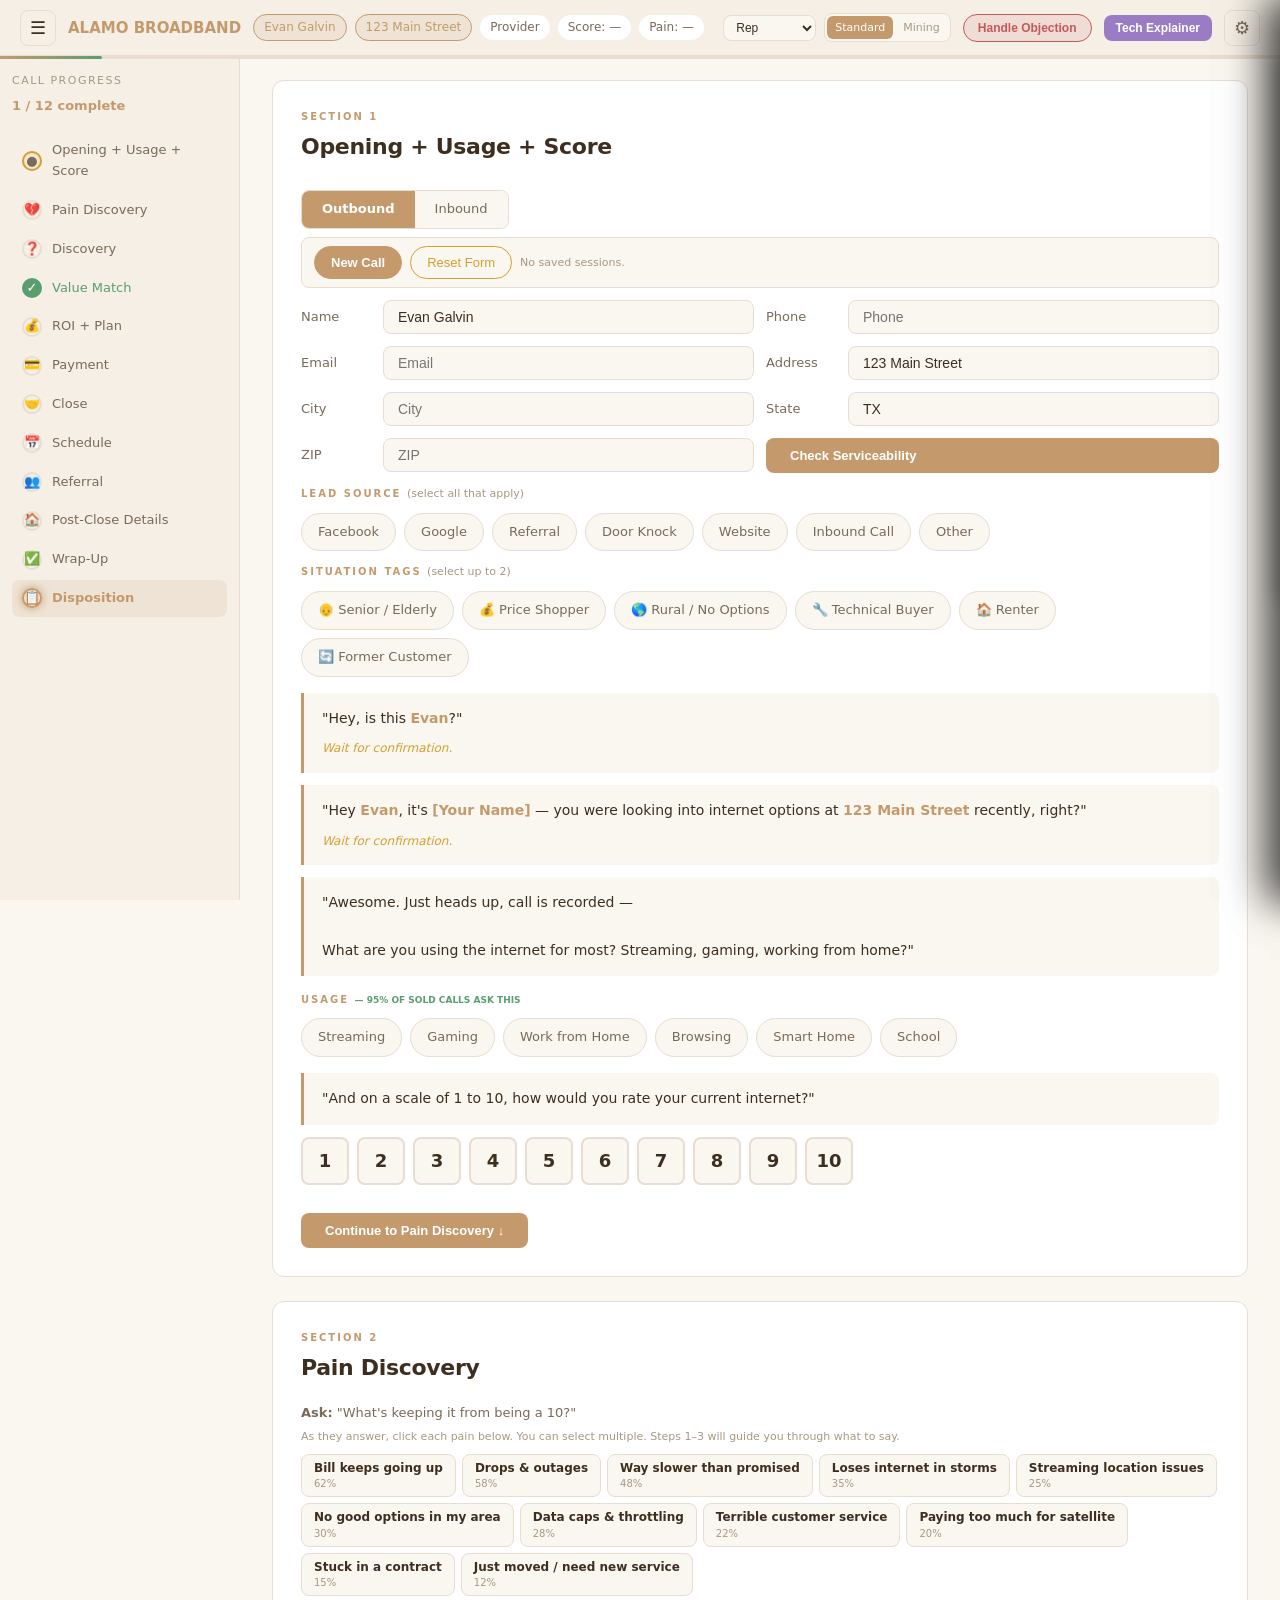
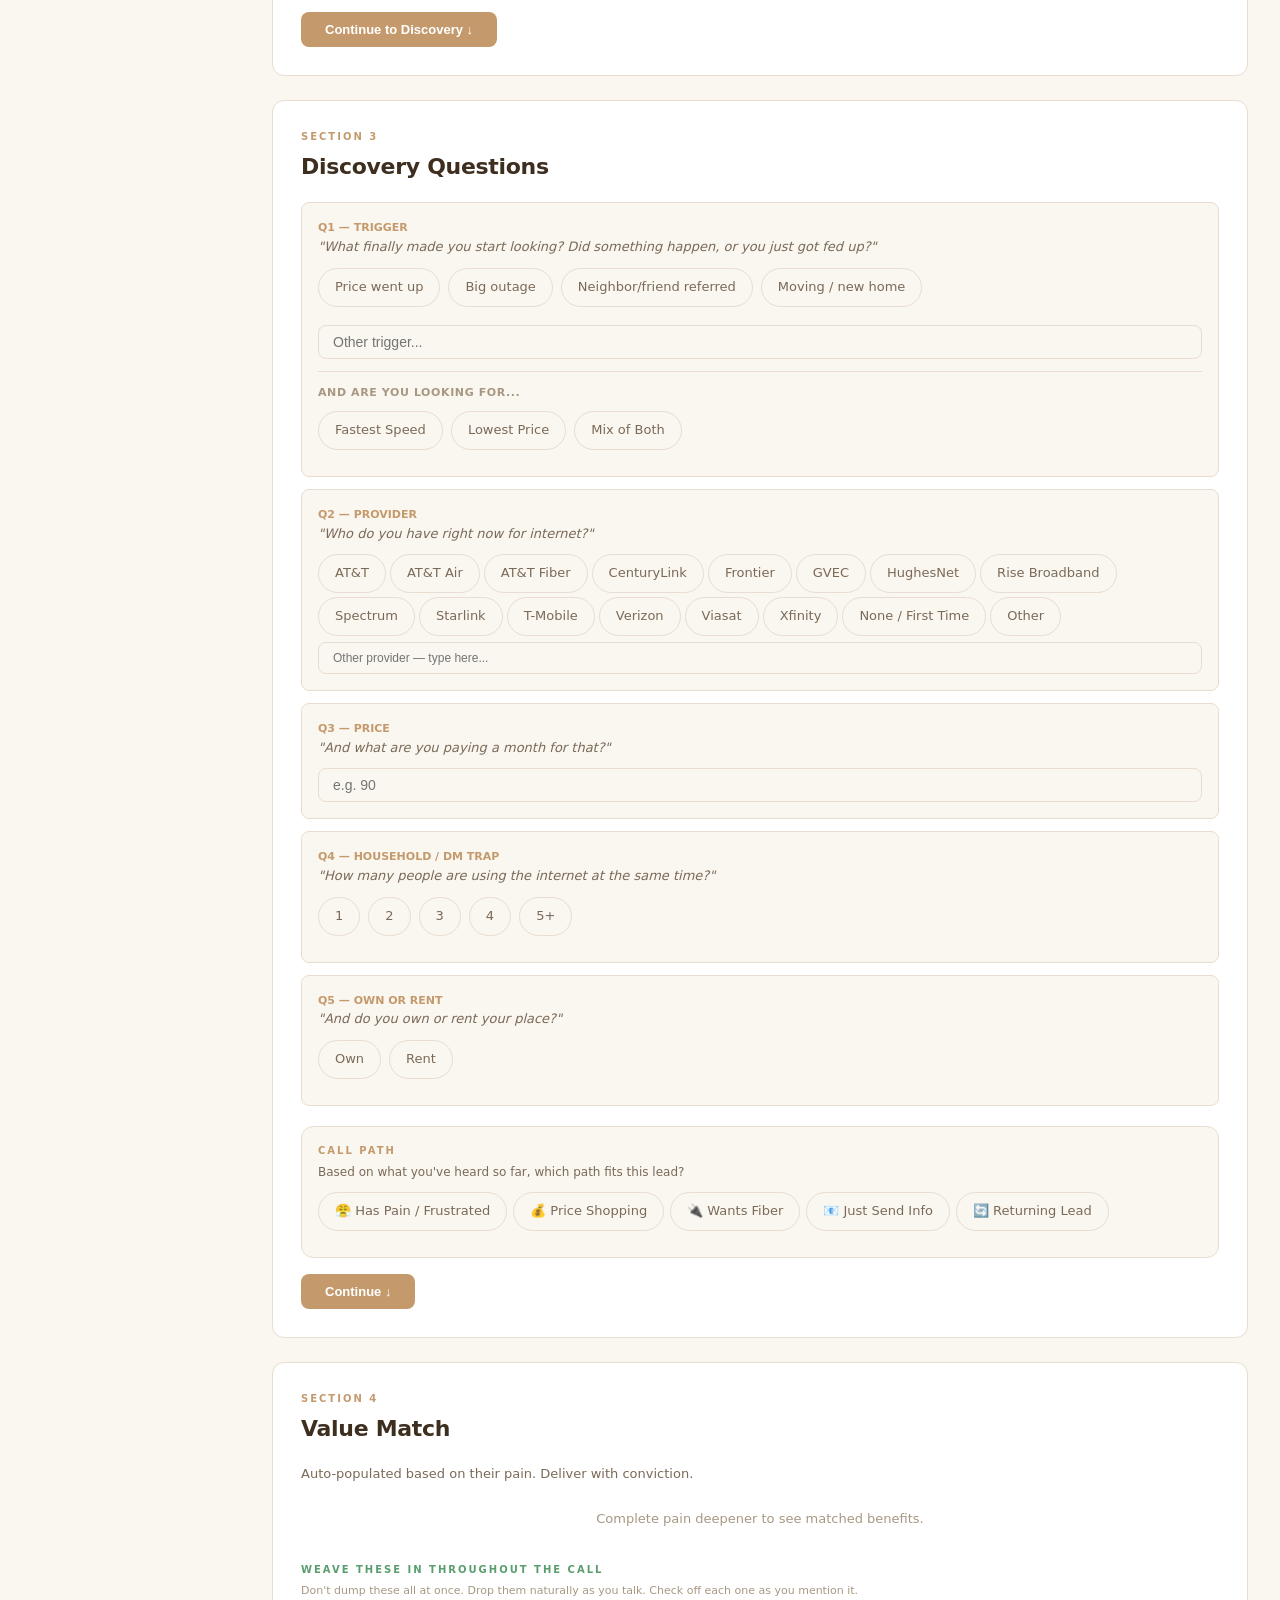
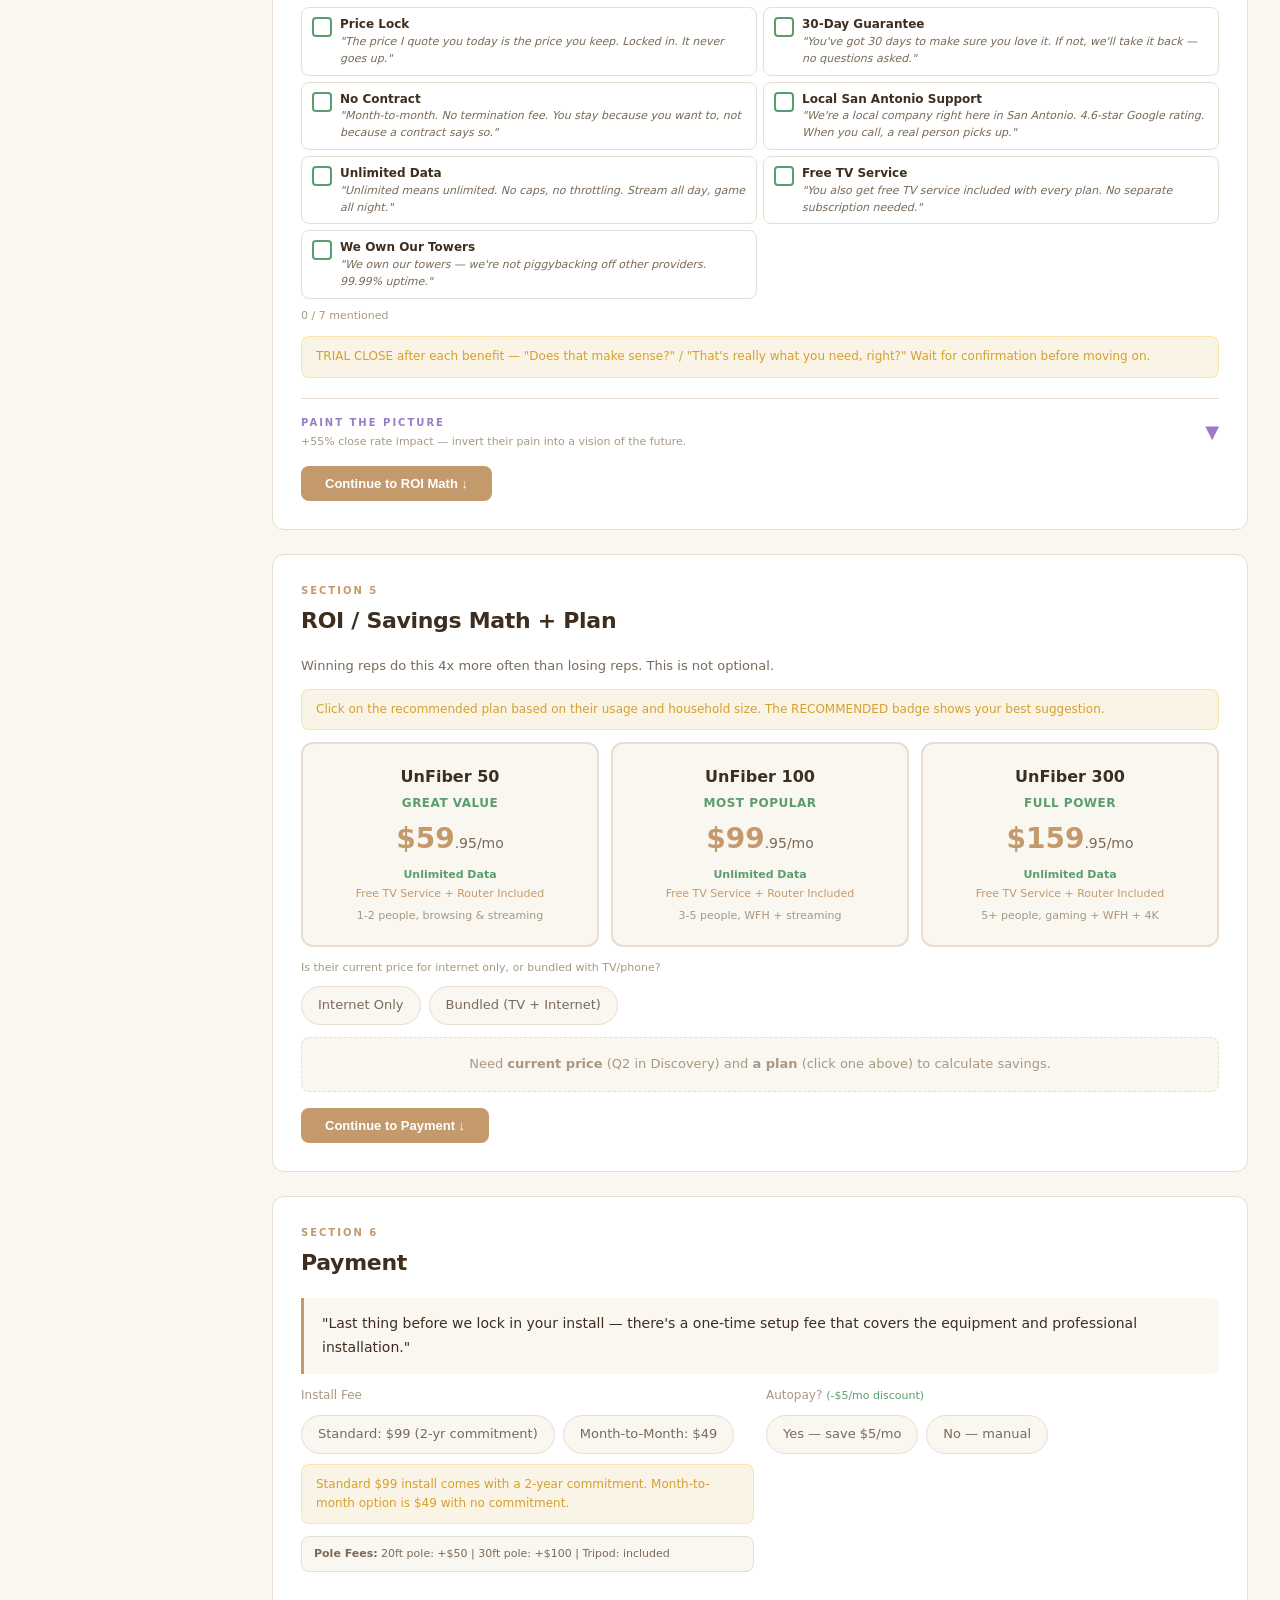
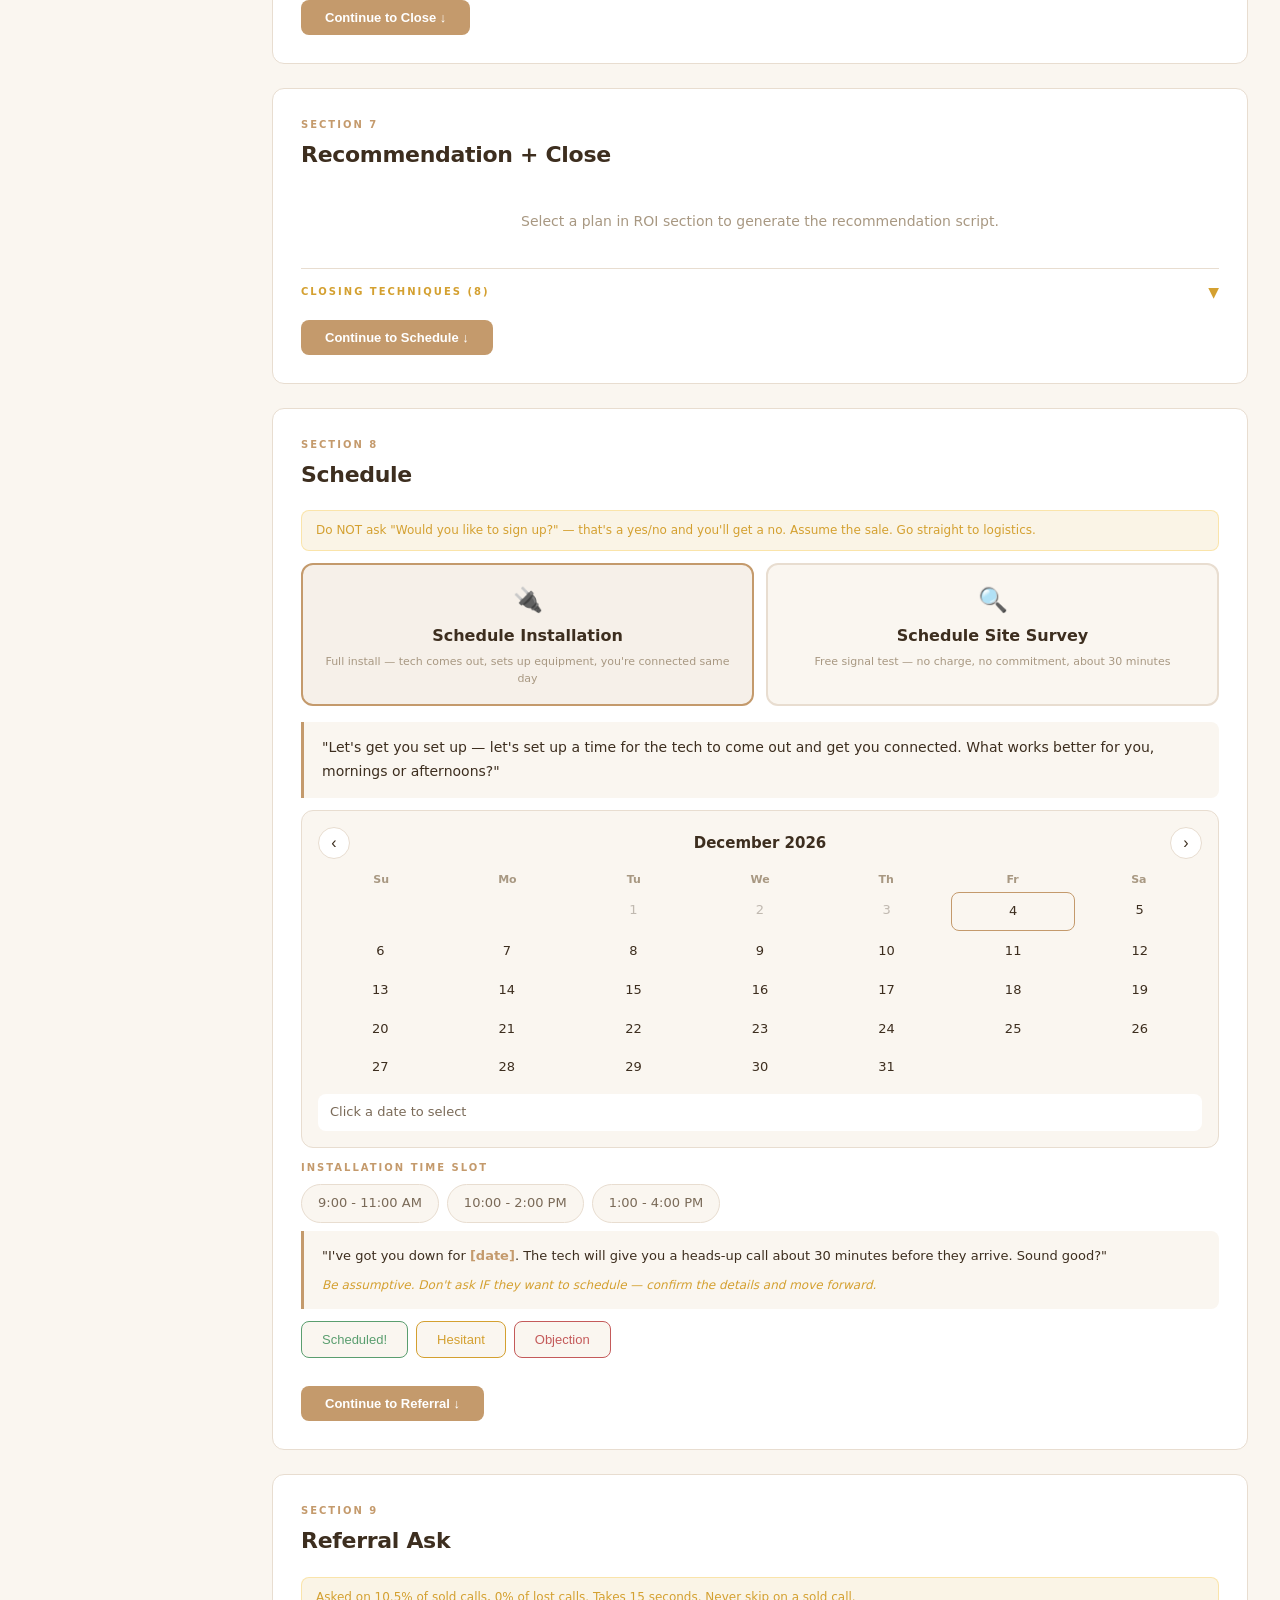
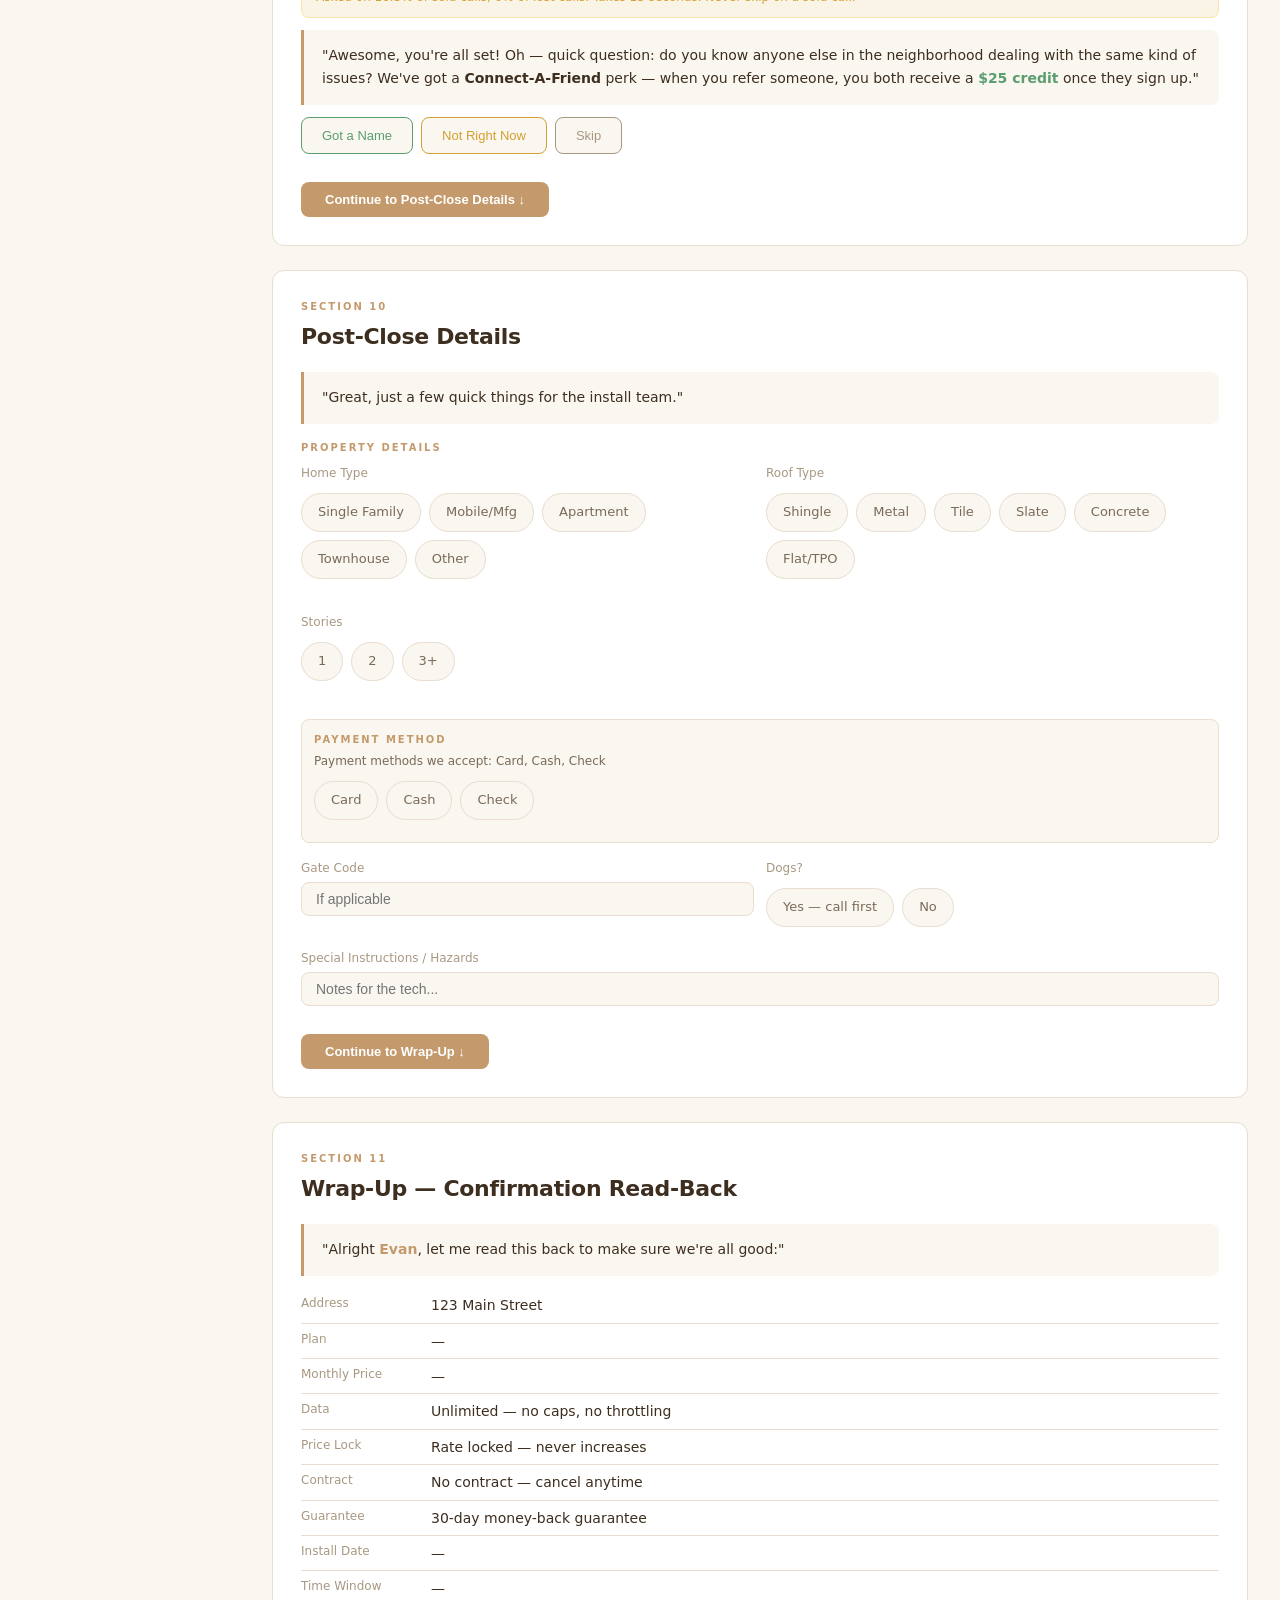
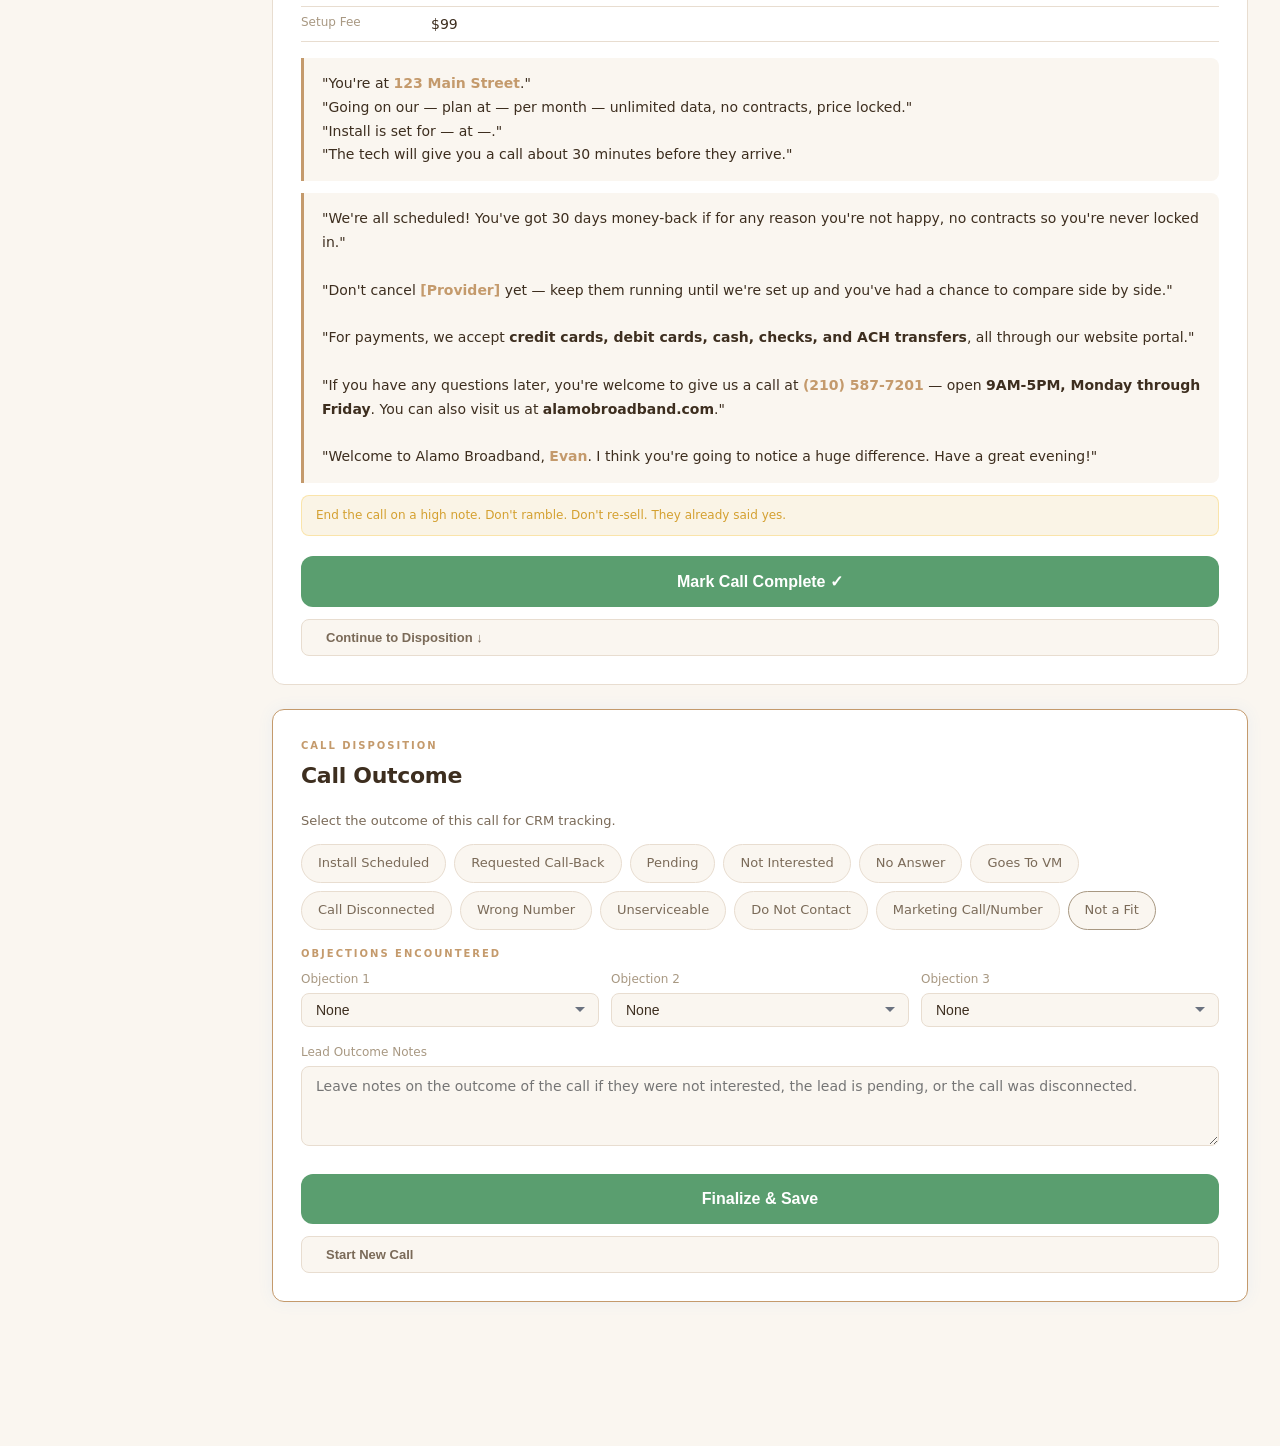
<file: v5.2.1.html>
<!DOCTYPE html>
<html lang="en" data-theme="cream">
<head>
<meta charset="UTF-8">
<meta name="viewport" content="width=device-width, initial-scale=1.0">
<title>Alamo Broadband — Sales Intelligence v5.2.1</title>
<style>
:root {
  --bg-primary: #0f1724;
  --bg-secondary: #1a2332;
  --bg-card: #1e2a3a;
  --bg-card-hover: #243447;
  --bg-input: #162030;
  --border: #2a3a4e;
  --border-active: #4a9eff;
  --text-primary: #e8edf4;
  --text-secondary: #8899aa;
  --text-muted: #5a6a7a;
  --accent: #4a9eff;
  --accent-hover: #6ab0ff;
  --accent-dim: rgba(74,158,255,0.15);
  --success: #34d399;
  --success-dim: rgba(52,211,153,0.15);
  --warning: #fbbf24;
  --warning-dim: rgba(251,191,36,0.15);
  --danger: #f87171;
  --danger-dim: rgba(248,113,113,0.15);
  --purple: #a78bfa;
  --sidebar-w: 240px;
  --header-h: 56px;
  --radius: 8px;
  --radius-lg: 12px;
  --shadow: 0 4px 24px rgba(0,0,0,0.3);
}
[data-theme="cream"] {
  --bg-primary: #faf6f0; --bg-secondary: #f5efe6; --bg-card: #fff; --bg-card-hover: #fdf9f3;
  --bg-input: #faf6f0; --border: #e8ddd0; --border-active: #c49a6c;
  --text-primary: #3d2e1f; --text-secondary: #7a6a58; --text-muted: #a89882;
  --accent: #c49a6c; --accent-hover: #d4aa7c; --accent-dim: rgba(196,154,108,0.15);
  --success: #5a9e6f; --success-dim: rgba(90,158,111,0.12);
  --warning: #d4a030; --warning-dim: rgba(212,160,48,0.12);
  --danger: #c45a5a; --danger-dim: rgba(196,90,90,0.12);
  --purple: #9a7cc4; --shadow: 0 4px 24px rgba(0,0,0,0.08);
}
[data-theme="light"] {
  --bg-primary: #f5f7fa; --bg-secondary: #ffffff; --bg-card: #ffffff; --bg-card-hover: #f0f4f8;
  --bg-input: #f5f7fa; --border: #e2e8f0; --border-active: #4a9eff;
  --text-primary: #1a202c; --text-secondary: #4a5568; --text-muted: #a0aec0;
  --accent: #4a9eff; --accent-hover: #3182ce; --accent-dim: rgba(74,158,255,0.1);
  --success: #38a169; --success-dim: rgba(56,161,105,0.1);
  --warning: #d69e2e; --warning-dim: rgba(214,158,46,0.1);
  --danger: #e53e3e; --danger-dim: rgba(229,62,62,0.1);
  --purple: #805ad5; --shadow: 0 4px 24px rgba(0,0,0,0.06);
}
[data-theme="ocean"] {
  --bg-primary: #0b1929; --bg-secondary: #0d2137; --bg-card: #112a45; --bg-card-hover: #163755;
  --bg-input: #0b1929; --border: #1e3a5f;
  --text-primary: #c9e2f5; --text-secondary: #6b9bc3; --text-muted: #3d6d9e;
  --accent: #38bdf8; --accent-hover: #7dd3fc; --accent-dim: rgba(56,189,248,0.15);
  --success: #34d399; --success-dim: rgba(52,211,153,0.15);
  --warning: #fbbf24; --warning-dim: rgba(251,191,36,0.15);
  --danger: #f87171; --danger-dim: rgba(248,113,113,0.15);
  --purple: #a78bfa; --shadow: 0 4px 24px rgba(0,0,0,0.4);
}
[data-theme="forest"] {
  --bg-primary: #0f1a14; --bg-secondary: #162b1e; --bg-card: #1a3324; --bg-card-hover: #1f3d2b;
  --bg-input: #0f1a14; --border: #2a4e36;
  --text-primary: #d0e8d8; --text-secondary: #7aab8b; --text-muted: #4a7a5a;
  --accent: #34d399; --accent-hover: #6ee7b7; --accent-dim: rgba(52,211,153,0.15);
  --success: #34d399; --success-dim: rgba(52,211,153,0.15);
  --warning: #fbbf24; --warning-dim: rgba(251,191,36,0.15);
  --danger: #f87171; --danger-dim: rgba(248,113,113,0.15);
  --purple: #a78bfa; --shadow: 0 4px 24px rgba(0,0,0,0.4);
}
[data-theme="sunset"] {
  --bg-primary: #1a1018; --bg-secondary: #2a1a25; --bg-card: #332230; --bg-card-hover: #3d2a3a;
  --bg-input: #1a1018; --border: #4e3348;
  --text-primary: #f0d8e8; --text-secondary: #b88aa8; --text-muted: #7a5a70;
  --accent: #f472b6; --accent-hover: #f9a8d4; --accent-dim: rgba(244,114,182,0.15);
  --success: #34d399; --success-dim: rgba(52,211,153,0.15);
  --warning: #fbbf24; --warning-dim: rgba(251,191,36,0.15);
  --danger: #f87171; --danger-dim: rgba(248,113,113,0.15);
  --purple: #c084fc; --shadow: 0 4px 24px rgba(0,0,0,0.4);
}
[data-theme="snow"] {
  --bg-primary: #f8fafc; --bg-secondary: #ffffff; --bg-card: #ffffff; --bg-card-hover: #f1f5f9;
  --bg-input: #f8fafc; --border: #e2e8f0;
  --text-primary: #0f172a; --text-secondary: #475569; --text-muted: #94a3b8;
  --accent: #6366f1; --accent-hover: #818cf8; --accent-dim: rgba(99,102,241,0.1);
  --success: #22c55e; --success-dim: rgba(34,197,94,0.1);
  --warning: #eab308; --warning-dim: rgba(234,179,8,0.1);
  --danger: #ef4444; --danger-dim: rgba(239,68,68,0.1);
  --purple: #a855f7; --shadow: 0 4px 24px rgba(0,0,0,0.05);
}
[data-theme="mint"] {
  --bg-primary: #f0faf5; --bg-secondary: #e8f5ee; --bg-card: #ffffff; --bg-card-hover: #f5fdf8;
  --bg-input: #f0faf5; --border: #c6e8d4;
  --text-primary: #1a3a2a; --text-secondary: #4a7a5e; --text-muted: #8ab8a0;
  --accent: #2d9a5e; --accent-hover: #3db874; --accent-dim: rgba(45,154,94,0.12);
  --success: #2d9a5e; --success-dim: rgba(45,154,94,0.12);
  --warning: #c4960a; --warning-dim: rgba(196,150,10,0.12);
  --danger: #c45a5a; --danger-dim: rgba(196,90,90,0.12);
  --purple: #7a5ec4; --shadow: 0 4px 24px rgba(0,0,0,0.06);
}
*, *::before, *::after { box-sizing: border-box; margin: 0; padding: 0; }
body {
  font-family: -apple-system, BlinkMacSystemFont, 'Segoe UI', system-ui, sans-serif;
  background: var(--bg-primary); color: var(--text-primary); line-height: 1.6; overflow-x: hidden;
}
#header {
  position: fixed; top: 0; left: 0; right: 0; z-index: 100;
  height: var(--header-h); background: var(--bg-secondary);
  border-bottom: 1px solid var(--border);
  display: flex; align-items: center; padding: 0 20px; gap: 12px; transition: background .4s;
}
#header .logo { font-weight: 700; font-size: 15px; color: var(--accent); white-space: nowrap; }
#header .breadcrumbs {
  display: flex; align-items: center; gap: 8px; flex: 1;
  font-size: 13px; color: var(--text-secondary); overflow-x: auto; white-space: nowrap; scrollbar-width: none;
}
#header .breadcrumbs::-webkit-scrollbar { display: none; }
.crumb { background: var(--bg-card); padding: 3px 10px; border-radius: 20px; font-size: 12px; }
.crumb.active { background: var(--accent-dim); color: var(--accent); border: 1px solid var(--accent); }
.score-badge { padding: 4px 14px; border-radius: 20px; font-weight: 700; font-size: 13px; min-width: 80px; text-align: center; }
.score-low { background: var(--danger-dim); color: var(--danger); }
.score-mid { background: var(--warning-dim); color: var(--warning); }
.score-high { background: var(--success-dim); color: var(--success); }
#objection-btn {
  background: var(--danger-dim); color: var(--danger); border: 1px solid var(--danger);
  padding: 6px 14px; border-radius: 20px; cursor: pointer; font-size: 12px;
  font-weight: 600; white-space: nowrap; transition: all .2s;
}
#objection-btn:hover { background: var(--danger); color: #fff; }
#progress-bar {
  position: fixed; top: var(--header-h); left: 0; right: 0; height: 3px;
  background: var(--border); z-index: 99; overflow: hidden;
}
#progress-bar .fill {
  height: 100%; background: linear-gradient(90deg, var(--accent), var(--success));
  transition: width 0.4s ease; border-radius: 0 2px 2px 0;
}
#sidebar {
  position: fixed; top: var(--header-h); left: 0; bottom: 0;
  width: var(--sidebar-w); background: var(--bg-secondary);
  border-right: 1px solid var(--border); padding: 16px 12px;
  overflow-y: auto; z-index: 90; scrollbar-width: thin; scrollbar-color: var(--border) transparent;
  transform: translateX(0); transition: transform .3s ease;
}
#sidebar.closed { transform: translateX(-100%); }
#hamburger {
  background: none; border: 1px solid var(--border); color: var(--text-primary);
  width: 36px; height: 36px; border-radius: var(--radius); cursor: pointer;
  display: flex; align-items: center; justify-content: center; font-size: 18px;
  transition: all .2s; flex-shrink: 0;
}
#hamburger:hover { border-color: var(--accent); color: var(--accent); }
.sidebar-title { font-size: 11px; text-transform: uppercase; letter-spacing: 1.5px; color: var(--text-muted); margin-bottom: 6px; }
.sidebar-progress { font-size: 13px; color: var(--accent); margin-bottom: 16px; font-weight: 600; }
.check-item {
  display: flex; align-items: center; gap: 10px; padding: 8px 10px;
  border-radius: var(--radius); cursor: pointer; font-size: 13px;
  color: var(--text-secondary); transition: all .2s; margin-bottom: 2px;
}
.check-item:hover { background: var(--bg-card); color: var(--text-primary); }
.check-item.active { background: var(--accent-dim); color: var(--accent); font-weight: 600; }
.check-item.completed { color: var(--success); }
.check-item.skipped { color: var(--text-muted); text-decoration: line-through; }
.check-icon {
  width: 20px; height: 20px; border-radius: 50%; border: 2px solid var(--border);
  display: flex; align-items: center; justify-content: center; flex-shrink: 0;
  font-size: 13px; transition: all .2s;
}
.check-item.completed .check-icon { border-color: var(--success); background: var(--success); color: #fff; }
.check-item.active .check-icon { border-color: var(--accent); box-shadow: 0 0 8px var(--accent); }
.check-item.in-progress .check-icon { border-color: var(--warning); background: var(--warning-dim); }
#main {
  margin-left: var(--sidebar-w); margin-top: var(--header-h);
  padding: 24px 32px 120px 32px; max-width: 1200px;
  transition: margin-left .3s ease;
}
#main.sidebar-closed { margin-left: 0; }
.section {
  background: var(--bg-card); border: 1px solid var(--border);
  border-radius: var(--radius-lg); padding: 28px; margin-bottom: 24px;
  transition: border-color .3s; transform: translateY(0);
  scroll-margin-top: calc(var(--header-h) + 24px);
}
.section.highlight { border-color: var(--accent); box-shadow: 0 0 20px rgba(74,158,255,0.1); }
.section:hover { transform: translateY(-1px); box-shadow: var(--shadow); }
.section-label { font-size: 10px; text-transform: uppercase; letter-spacing: 2px; color: var(--accent); margin-bottom: 4px; font-weight: 600; }
.section-title { font-size: 22px; font-weight: 700; margin-bottom: 18px; letter-spacing: -0.3px; }
.script-block {
  background: var(--bg-input); border-left: 3px solid var(--accent);
  padding: 14px 18px; border-radius: 0 var(--radius) var(--radius) 0;
  margin: 12px 0; font-size: 14px; line-height: 1.7; color: var(--text-primary);
}
.script-block .var { color: var(--accent); font-weight: 600; }
.script-block .coaching { color: var(--warning); font-size: 12px; font-style: italic; display: block; margin-top: 8px; }
.coach-note {
  background: var(--warning-dim); border: 1px solid rgba(251,191,36,0.3);
  padding: 10px 14px; border-radius: var(--radius); font-size: 12px; color: var(--warning); margin: 12px 0;
}
.benefit-check {
  display: flex; align-items: flex-start; gap: 8px; padding: 8px 10px;
  border: 1px solid var(--border); border-radius: var(--radius); cursor: pointer;
  transition: all .2s; font-size: 12px; line-height: 1.4;
}
.benefit-check:hover { border-color: var(--success); background: rgba(56,161,105,0.05); }
.benefit-check.checked { border-color: var(--success); background: rgba(56,161,105,0.1); }
.benefit-check.checked .benefit-box { background: var(--success); color: #fff; }
.benefit-check.checked .benefit-hint { color: var(--text-muted); }
.benefit-box {
  width: 20px; height: 20px; min-width: 20px; border-radius: 4px;
  border: 2px solid var(--success); display: flex; align-items: center; justify-content: center;
  font-size: 12px; font-weight: 700; margin-top: 1px; transition: all .2s;
}
.benefit-hint { font-size: 11px; color: var(--text-secondary); font-style: italic; }
input[type="text"], input[type="number"], input[type="date"], input[type="email"], input[type="tel"] {
  background: var(--bg-input); border: 1px solid var(--border); color: var(--text-primary);
  padding: 8px 14px; border-radius: var(--radius); font-size: 14px; outline: none; transition: border .2s; width: 100%;
}
input:focus { border-color: var(--accent); }
input.referral-highlight { border: 2px solid var(--warning) !important; background: rgba(245,158,11,0.1) !important; }
input.referral-filled { border: 2px solid var(--success) !important; background: rgba(16,185,129,0.12) !important; font-weight: 700; color: var(--success) !important; }
.input-row { display: flex; gap: 12px; margin: 10px 0; align-items: center; }
.input-row label { font-size: 13px; color: var(--text-secondary); white-space: nowrap; min-width: 70px; }
.input-row input { flex: 1; }
.toggle-group { display: inline-flex; border-radius: var(--radius); overflow: hidden; border: 1px solid var(--border); margin: 8px 0; }
.toggle-btn {
  padding: 8px 20px; font-size: 13px; cursor: pointer; border: none;
  background: var(--bg-input); color: var(--text-secondary); transition: all .2s;
}
.toggle-btn.active { background: var(--accent); color: #fff; font-weight: 600; }
.pill-group { display: flex; flex-wrap: wrap; gap: 8px; margin: 10px 0; }
.pill {
  padding: 8px 16px; border-radius: 20px; font-size: 13px; cursor: pointer;
  background: var(--bg-input); border: 1px solid var(--border); color: var(--text-secondary);
  transition: all .2s; user-select: none;
}
.pill:hover { border-color: var(--accent); color: var(--text-primary); }
.pill.selected, .pill.active { background: var(--accent); border-color: var(--accent); color: #fff; font-weight: 600; }
.pill.multi-selected { background: var(--purple); border-color: var(--purple); color: #fff; }
.score-group { display: flex; gap: 8px; margin: 12px 0; flex-wrap: wrap; scroll-margin-top: calc(var(--header-h) + 16px); }
.score-btn {
  width: 48px; height: 48px; border-radius: var(--radius); border: 2px solid var(--border);
  background: var(--bg-input); color: var(--text-primary); font-size: 18px; font-weight: 700;
  cursor: pointer; transition: all .2s; display: flex; align-items: center; justify-content: center;
}
.score-btn:hover { border-color: var(--accent); transform: scale(1.05); }
.score-btn.selected { transform: scale(1.1); }
.score-btn.s-low { border-color: var(--danger); background: var(--danger-dim); color: var(--danger); }
.score-btn.s-mid { border-color: var(--warning); background: var(--warning-dim); color: var(--warning); }
.score-btn.s-high { border-color: var(--success); background: var(--success-dim); color: var(--success); }
/* v4.2: Pain tiles — horizontal wrap */
.pain-grid {
  display: flex; flex-wrap: wrap; gap: 6px; margin: 0;
}
.pain-tile {
  background: var(--bg-input); border: 1px solid var(--border); border-radius: var(--radius);
  padding: 6px 12px; cursor: pointer; transition: all .25s; font-size: 12px; line-height: 1.3;
}
.pain-tile:hover { border-color: var(--accent); background: var(--bg-card-hover); }
.pain-tile { position: relative; }
.pain-tile.selected { border-color: var(--accent); background: var(--accent-dim); font-weight: 700; box-shadow: 0 0 0 2px var(--accent); color: var(--accent); }
.pain-badge {
  position: absolute; top: -7px; right: -7px;
  display: flex; align-items: center; justify-content: center;
  width: 20px; height: 20px; border-radius: 50%; background: var(--accent); color: #fff;
  font-size: 10px; font-weight: 700; line-height: 1; box-shadow: 0 1px 4px rgba(0,0,0,0.3);
}
.pain-tile .freq { font-size: 10px; color: var(--text-muted); margin-top: 1px; }
/* v4.2: Step-by-step pain flow */
.pain-step { display: none; margin-top: 10px; padding: 10px 14px; border-radius: var(--radius); border: 1px solid var(--border); background: var(--bg-card); animation: slideDown .3s ease; scroll-margin-top: calc(var(--header-h) + 16px); }
.pain-step.visible { display: block; }
.pain-step-header { display: flex; align-items: center; gap: 8px; margin-bottom: 2px; }
.pain-step-num { width: 24px; height: 24px; border-radius: 50%; background: var(--accent); color: #fff; display: flex; align-items: center; justify-content: center; font-size: 12px; font-weight: 700; flex-shrink: 0; }
.pain-step-title { font-size: 12px; font-weight: 700; text-transform: uppercase; letter-spacing: .6px; color: var(--text-primary); }
.pain-step-note { font-size: 11px; color: var(--text-muted); margin: 0 0 8px 32px; line-height: 1.4; }
.pain-empathy-item {
  background: linear-gradient(135deg, rgba(167,139,250,0.12), rgba(167,139,250,0.04));
  border-left: 3px solid var(--purple); border-radius: 0 var(--radius) var(--radius) 0; padding: 6px 10px;
  font-size: 12px; color: var(--text-primary); margin-bottom: 4px;
}
.pain-empathy-item .pain-empathy-label {
  font-size: 10px; font-weight: 700; text-transform: uppercase; letter-spacing: .5px;
  color: var(--purple); margin-bottom: 2px;
}
.pain-probe-more {
  font-size: 12px; color: var(--text-secondary); font-style: italic;
  padding: 4px 10px; border-left: 3px solid var(--purple); margin-top: 4px;
}
/* v4.2: Sub-options as compact pills, multi-select */
.pain-sub-group { margin-bottom: 6px; }
.pain-sub-group-label { font-size: 10px; font-weight: 600; color: var(--text-muted); margin-bottom: 4px; text-transform: uppercase; letter-spacing: .5px; }
.pain-sub-options { display: none; }
.pain-sub-options.open { display: flex; flex-wrap: wrap; gap: 5px; }
.sub-option {
  padding: 4px 10px; border-radius: 20px; cursor: pointer; font-size: 11px;
  border: 1px solid var(--border); transition: all .2s; color: var(--text-secondary);
  background: var(--bg-input); white-space: nowrap;
}
.sub-option:hover { background: var(--bg-card-hover); color: var(--text-primary); border-color: var(--accent); }
.sub-option.selected { background: var(--accent-dim); border-color: var(--accent); color: var(--accent); font-weight: 600; box-shadow: 0 0 0 1px var(--accent); }
.sub-option .quote { display: none; }
/* v4.2: Deepener + quantifiers side by side inside step 3 */
.pain-step3-grid { display: grid; grid-template-columns: 1fr auto; gap: 12px; align-items: start; }
.pain-step3-grid .deepener-col { min-width: 0; }
.pain-step3-grid .quant-col { min-width: 140px; }
/* SPLIT LAYOUT for pain + quantifiers side by side */
.split { display: grid; grid-template-columns: 65fr 35fr; gap: 20px; }
.empathy-panel {
  background: var(--bg-input); border: 1px solid var(--border); border-radius: var(--radius);
  padding: 16px; position: sticky; top: calc(var(--header-h) + 24px); align-self: start;
}
.empathy-panel h3 { font-size: 14px; margin-bottom: 12px; color: var(--purple); }
.empathy-item {
  padding: 8px 12px; font-size: 13px; border-radius: var(--radius); cursor: pointer;
  transition: background .2s; color: var(--text-secondary); margin-bottom: 4px;
}
.empathy-item:hover { background: var(--bg-card-hover); color: var(--text-primary); }
.empathy-item .when { font-size: 11px; color: var(--text-muted); display: block; }
.q-card {
  background: var(--bg-input); border: 1px solid var(--border); border-radius: var(--radius);
  padding: 16px; margin-bottom: 12px; transition: border-color .2s;
}
.q-card.answered { border-color: var(--success); }
.q-card .q-num { font-size: 11px; color: var(--accent); font-weight: 700; }
.q-card .q-script { font-size: 13px; color: var(--text-secondary); font-style: italic; margin-bottom: 10px; }
.benefit-card {
  background: var(--bg-input); border: 1px solid var(--accent); border-radius: var(--radius);
  padding: 16px; margin-bottom: 12px;
}
.benefit-card.secondary { border-color: var(--border); opacity: 0.7; }
.benefit-card .benefit-title { font-size: 14px; font-weight: 700; color: var(--accent); margin-bottom: 6px; }
.plan-grid { display: grid; grid-template-columns: repeat(3,1fr); gap: 12px; margin: 12px 0; }
.plan-card {
  background: var(--bg-input); border: 2px solid var(--border); border-radius: var(--radius-lg);
  padding: 20px; text-align: center; cursor: pointer; transition: all .25s;
}
.plan-card:hover { border-color: var(--accent); }
.plan-card.selected { border-color: var(--accent); background: var(--accent-dim); }
.plan-card.recommended { position: relative; }
.plan-card.recommended::after {
  content: 'RECOMMENDED'; position: absolute; top: -10px; left: 50%; transform: translateX(-50%);
  background: var(--accent); color: #fff; font-size: 10px; padding: 2px 10px;
  border-radius: 10px; font-weight: 700; letter-spacing: 1px;
}
.plan-card .plan-name { font-size: 16px; font-weight: 700; }
.plan-card .plan-tagline { font-size: 12px; color: var(--success); font-weight: 600; margin: 4px 0; text-transform: uppercase; letter-spacing: 0.5px; }
.plan-card .plan-price { font-size: 28px; font-weight: 700; color: var(--accent); }
.plan-card .plan-price span { font-size: 14px; font-weight: 400; color: var(--text-secondary); }
.roi-box {
  background: var(--success-dim); border: 1px solid var(--success);
  border-radius: var(--radius-lg); padding: 20px; text-align: center; margin: 16px 0;
}
.roi-big { font-size: 36px; font-weight: 700; color: var(--success); }
.roi-sub { font-size: 14px; color: var(--text-secondary); margin-top: 4px; }
.response-group { display: flex; gap: 8px; margin: 12px 0; }
.resp-btn {
  padding: 10px 20px; border-radius: var(--radius); cursor: pointer; font-size: 13px;
  border: 1px solid var(--border); background: var(--bg-input); color: var(--text-secondary);
  transition: all .2s; font-weight: 500;
}
.resp-btn:hover { border-color: var(--accent); color: var(--text-primary); }
.resp-btn.positive { border-color: var(--success); color: var(--success); }
.resp-btn.positive:hover { background: var(--success); color: #fff; }
.resp-btn.neutral { border-color: var(--warning); color: var(--warning); }
.resp-btn.objection { border-color: var(--danger); color: var(--danger); }
.resp-btn.selected { font-weight: 700; }
.resp-btn.positive.selected { background: var(--success); color: #fff; }
.resp-btn.neutral.selected { background: var(--warning); color: #000; }
.resp-btn.objection.selected { background: var(--danger); color: #fff; }
#objection-overlay {
  position: fixed; top: 0; right: -480px; bottom: 0; width: 480px; z-index: 200;
  background: var(--bg-secondary); border-left: 1px solid var(--border);
  box-shadow: -10px 0 40px rgba(0,0,0,0.5); transition: right .35s ease;
  display: flex; flex-direction: column;
}
#objection-overlay.open { right: 0; }
#objection-overlay .panel-header {
  padding: 16px 20px; border-bottom: 1px solid var(--border);
  display: flex; justify-content: space-between; align-items: center;
}
#objection-overlay .panel-header h2 { font-size: 16px; color: var(--danger); }
.panel-close {
  background: none; border: 1px solid var(--border); color: var(--text-secondary);
  width: 32px; height: 32px; border-radius: 50%; cursor: pointer; font-size: 16px;
  display: flex; align-items: center; justify-content: center; transition: all .2s;
}
.panel-close:hover { border-color: var(--danger); color: var(--danger); }
#objection-overlay .panel-body { flex: 1; overflow-y: auto; padding: 16px 20px; }
.obj-tile {
  padding: 12px 16px; border: 1px solid var(--border); border-radius: var(--radius);
  cursor: pointer; margin-bottom: 8px; font-size: 13px; color: var(--text-secondary); transition: all .2s;
}
.obj-tile:hover { border-color: var(--danger); color: var(--text-primary); background: var(--bg-card); }
.obj-tile.active { border-color: var(--danger); background: var(--danger-dim); color: var(--danger); }
.obj-detail { display: none; padding: 16px 0; }
.obj-detail.open { display: block; animation: slideDown .3s ease; }
.obj-step { margin-bottom: 14px; }
.obj-step-label { font-size: 11px; text-transform: uppercase; letter-spacing: 1px; font-weight: 700; margin-bottom: 4px; }
.obj-step-label.validate { color: var(--accent); }
.obj-step-label.isolate { color: var(--warning); }
.obj-step-label.reframe { color: var(--success); }
.obj-step-label.reclose { color: var(--purple); }
#competitor-overlay {
  position: fixed; top: 0; right: -520px; bottom: 0; width: 520px; z-index: 200;
  background: var(--bg-secondary); border-left: 1px solid var(--border);
  box-shadow: -10px 0 40px rgba(0,0,0,0.5); transition: right .35s ease;
  display: flex; flex-direction: column;
}
#competitor-overlay.open { right: 0; }
#competitor-overlay .panel-header {
  padding: 16px 20px; border-bottom: 1px solid var(--border);
  display: flex; justify-content: space-between; align-items: center;
}
#competitor-overlay .panel-header h2 { font-size: 16px; color: var(--warning); }
.comp-table { width: 100%; border-collapse: collapse; font-size: 12px; margin: 12px 0; }
.comp-table th { text-align: left; padding: 8px; border-bottom: 1px solid var(--border); color: var(--text-muted); font-size: 11px; text-transform: uppercase; }
.comp-table td { padding: 8px; border-bottom: 1px solid var(--border); color: var(--text-secondary); }
.comp-table td:last-child { color: var(--success); }
#backdrop {
  position: fixed; top: 0; left: 0; right: 0; bottom: 0; z-index: 150;
  background: rgba(0,0,0,0.5); opacity: 0; pointer-events: none; transition: opacity .3s;
}
#backdrop.open { opacity: 1; pointer-events: auto; }
.next-btn {
  display: inline-flex; align-items: center; gap: 6px; margin-top: 16px;
  padding: 10px 24px; background: var(--accent); color: #fff; border: none;
  border-radius: var(--radius); cursor: pointer; font-size: 13px; font-weight: 600; transition: background .2s;
}
.next-btn:hover { background: var(--accent-hover); }
@keyframes slideDown { from { opacity: 0; transform: translateY(-8px); } to { opacity: 1; transform: translateY(0); } }
@keyframes flash { 0%,100% { border-color: var(--border); } 50% { border-color: var(--accent); box-shadow: 0 0 16px rgba(74,158,255,0.2); } }
.flash-update { animation: flash .6s ease; }
.form-grid { display: grid; grid-template-columns: 1fr 1fr; gap: 12px; }
.form-group { margin-bottom: 12px; }
.form-group label { display: block; font-size: 12px; color: var(--text-muted); margin-bottom: 4px; }
.summary-list { list-style: none; }
.summary-list li { padding: 6px 0; border-bottom: 1px solid var(--border); font-size: 14px; display: flex; gap: 10px; }
.summary-list li .lbl { color: var(--text-muted); min-width: 120px; font-size: 12px; }
.complete-btn {
  display: block; width: 100%; padding: 16px; margin-top: 20px;
  background: var(--success); color: #fff; border: none; border-radius: var(--radius-lg);
  font-size: 16px; font-weight: 700; cursor: pointer; transition: background .2s;
}
.complete-btn:hover { background: #2fbc87; }
.hidden { display: none !important; }
#competitor-btn {
  position: fixed; bottom: 20px; right: 20px; z-index: 80;
  background: var(--warning); color: #000; border: none; padding: 10px 18px;
  border-radius: 24px; font-size: 13px; font-weight: 700; cursor: pointer;
  box-shadow: var(--shadow); transition: transform .2s;
}
#competitor-btn:hover { transform: scale(1.05); }
#competitor-btn.hidden { display: none; }
.section.active-section { border-color: var(--accent); box-shadow: 0 0 16px rgba(74,158,255,0.08); }
select.form-select, .form-group select {
  background: var(--bg-input); border: 1px solid var(--border); color: var(--text-primary);
  padding: 8px 14px; border-radius: var(--radius); font-size: 14px; width: 100%;
  outline: none; cursor: pointer; transition: border .2s; -webkit-appearance: none; appearance: none;
  background-image: url("data:image/svg+xml,%3Csvg xmlns='http://www.w3.org/2000/svg' width='12' height='12' viewBox='0 0 12 12'%3E%3Cpath fill='%236b7280' d='M6 8L1 3h10z'/%3E%3C/svg%3E");
  background-repeat: no-repeat; background-position: right 12px center;
}
select.form-select:focus, .form-group select:focus { border-color: var(--accent); }
select.form-select option, .form-group select option { background: var(--bg-card); color: var(--text-primary); }
textarea {
  background: var(--bg-input); border: 1px solid var(--border); color: var(--text-primary);
  padding: 8px 14px; border-radius: var(--radius); font-size: 14px; width: 100%;
  outline: none; transition: border .2s; resize: vertical; min-height: 80px; font-family: inherit; line-height: 1.6;
}
textarea:focus { border-color: var(--accent); }
.cal-wrapper {
  background: var(--bg-input); border: 1px solid var(--border); border-radius: var(--radius-lg); padding: 16px; margin: 12px 0;
}
.cal-header { display: flex; align-items: center; justify-content: space-between; margin-bottom: 12px; }
.cal-nav {
  background: var(--bg-card); border: 1px solid var(--border); color: var(--text-primary);
  width: 32px; height: 32px; border-radius: 50%; cursor: pointer; font-size: 16px;
  display: flex; align-items: center; justify-content: center; transition: all .2s;
}
.cal-nav:hover { border-color: var(--accent); color: var(--accent); }
.cal-month-label { font-size: 15px; font-weight: 700; }
.cal-dow {
  display: grid; grid-template-columns: repeat(7,1fr); text-align: center;
  font-size: 11px; color: var(--text-muted); font-weight: 600; margin-bottom: 4px;
}
.cal-days { display: grid; grid-template-columns: repeat(7,1fr); gap: 2px; }
.cal-day {
  padding: 8px 4px; text-align: center; cursor: pointer; border-radius: var(--radius);
  font-size: 13px; transition: all .15s; position: relative;
}
.cal-day:hover { background: var(--bg-card-hover); }
.cal-day.selected { background: var(--accent); color: #fff; font-weight: 700; }
.cal-day.today { border: 1px solid var(--accent); }
.cal-day.has-events::after {
  content: ''; position: absolute; bottom: 2px; left: 50%; transform: translateX(-50%);
  width: 5px; height: 5px; border-radius: 50%; background: var(--warning);
}
.cal-day.empty { visibility: hidden; cursor: default; }
.cal-day.past { opacity: 0.3; cursor: default; }
.cal-info { padding: 8px 12px; background: var(--bg-card); border-radius: var(--radius); margin-top: 8px; font-size: 13px; color: var(--text-secondary); }
.cal-event-item { padding: 6px 10px; background: var(--bg-card); border-radius: var(--radius); margin-bottom: 4px; font-size: 12px; border-left: 3px solid var(--warning); }
/* v4.2: Quantifier buttons */
.quantifier-row {
  display: flex; flex-direction: column; gap: 4px;
}
.quantifier-btn {
  padding: 6px 10px; border-radius: var(--radius); cursor: pointer; font-size: 11px;
  border: 1px solid var(--border); background: var(--bg-input); color: var(--text-secondary);
  transition: all .2s; font-weight: 500; line-height: 1.3; text-align: left;
}
.quantifier-btn:hover { border-color: var(--accent); color: var(--text-primary); background: var(--bg-card-hover); }
.quantifier-btn.active { border-color: var(--accent); background: var(--accent-dim); color: var(--accent); }
.quantifier-btn .q-stat { font-size: 10px; color: var(--success); display: inline; margin-left: 6px; }
/* v4.0: Confidence gate */
.confidence-gate { background: var(--bg-input); border: 1px solid var(--border); border-radius: var(--radius); padding: 16px; margin: 16px 0; }
.confidence-check {
  display: flex; align-items: center; gap: 10px; padding: 8px 0; font-size: 13px;
  color: var(--text-secondary); cursor: pointer; transition: color .2s;
}
.confidence-check.checked { color: var(--success); }
.confidence-check .conf-box {
  width: 22px; height: 22px; border: 2px solid var(--border); border-radius: 4px;
  display: flex; align-items: center; justify-content: center; font-size: 14px;
  transition: all .2s; flex-shrink: 0;
}
.confidence-check.checked .conf-box { border-color: var(--success); background: var(--success); color: #fff; }
.schedule-locked {
  opacity: 0.4; pointer-events: none; position: relative;
}
.schedule-locked::before {
  content: 'Complete confidence checklist to unlock scheduling';
  position: absolute; top: 50%; left: 50%; transform: translate(-50%,-50%);
  background: var(--bg-card); padding: 12px 24px; border-radius: var(--radius);
  border: 1px solid var(--warning); color: var(--warning); font-size: 13px;
  font-weight: 600; z-index: 10; white-space: nowrap;
}
/* v4.8: Mode buttons */
.mode-btn {
  padding: 3px 8px; border-radius: calc(var(--radius) - 2px); font-size: 11px; cursor: pointer;
  color: var(--text-muted); transition: all .2s; font-weight: 500; white-space: nowrap;
}
.mode-btn:hover { color: var(--text-primary); }
.mode-btn.active { background: var(--accent); color: #fff; }
/* v4.8.2: Gear settings panel */
#gear-btn { background: none; border: 1px solid var(--border); color: var(--text-secondary); width: 36px; height: 36px; border-radius: var(--radius); cursor: pointer; font-size: 18px; display: flex; align-items: center; justify-content: center; transition: all .2s; flex-shrink: 0; }
#gear-btn:hover { border-color: var(--accent); color: var(--accent); }
#gear-btn.active { border-color: var(--accent); color: var(--accent); background: var(--accent-dim); }
#settings-panel {
  position: fixed; top: var(--header-h); right: 0; width: 300px;
  background: var(--bg-secondary); border-left: 1px solid var(--border); border-bottom: 1px solid var(--border);
  border-radius: 0 0 0 var(--radius-lg); padding: 20px 16px; z-index: 95;
  transform: translateX(100%); transition: transform .3s ease;
  max-height: calc(100vh - var(--header-h)); overflow-y: auto;
  box-shadow: -4px 4px 20px rgba(0,0,0,0.2);
}
#settings-panel.open { transform: translateX(0); }
.settings-section { margin-bottom: 18px; }
.settings-section:last-child { margin-bottom: 0; }
.settings-label { font-size: 10px; font-weight: 700; text-transform: uppercase; letter-spacing: 1px; color: var(--text-muted); margin-bottom: 8px; }
.settings-row { display: flex; align-items: center; gap: 8px; margin-bottom: 8px; }
.settings-row label { font-size: 12px; color: var(--text-secondary); min-width: 90px; }
.settings-row input[type="range"] { flex: 1; accent-color: var(--accent); cursor: pointer; }
.settings-row .range-val { font-size: 11px; color: var(--accent); font-weight: 600; min-width: 32px; text-align: right; }
.theme-grid { display: grid; grid-template-columns: repeat(4, 1fr); gap: 4px; }
.theme-swatch { padding: 6px 4px; border-radius: var(--radius); border: 2px solid var(--border); cursor: pointer; font-size: 10px; text-align: center; font-weight: 600; transition: all .2s; }
.theme-swatch:hover { border-color: var(--accent); }
.theme-swatch.active { border-color: var(--accent); box-shadow: 0 0 0 1px var(--accent); }
.settings-btn { background: var(--bg-input); border: 1px solid var(--border); color: var(--text-secondary); padding: 6px 10px; border-radius: var(--radius); cursor: pointer; font-size: 11px; transition: all .2s; }
.settings-btn:hover { border-color: var(--accent); color: var(--accent); }
.settings-btn.active { background: var(--accent-dim); border-color: var(--accent); color: var(--accent); }
.settings-btn.danger { color: var(--danger); border-color: var(--danger); }
.settings-btn.danger:hover { background: var(--danger-dim); }
.settings-color-row { display: flex; align-items: center; gap: 8px; margin-bottom: 6px; }
.settings-color-row label { font-size: 12px; color: var(--text-secondary); min-width: 90px; }
.settings-color-row input[type="color"] { width: 32px; height: 24px; border: 1px solid var(--border); border-radius: 4px; cursor: pointer; background: none; padding: 0; }
.settings-color-row button { font-size: 10px; color: var(--text-muted); background: none; border: none; cursor: pointer; text-decoration: underline; }
.settings-color-row button:hover { color: var(--accent); }
/* v4.8: Background image */
.bg-overlay {
  position: fixed; top: 0; left: 0; right: 0; bottom: 0; z-index: -1;
  background-size: cover; background-position: center; background-repeat: no-repeat;
  opacity: 0.15;
}
.bg-overlay.tile { background-size: auto; background-repeat: repeat; }
/* v4.9: Usage pill badges */
.pill-badge {
  display: inline-flex; align-items: center; justify-content: center;
  width: 16px; height: 16px; border-radius: 50%; background: var(--accent); color: #fff;
  font-size: 9px; font-weight: 700; margin-left: 6px; flex-shrink: 0; line-height: 1;
}
/* v4.9: Recommended sub-options */
.sub-option.recommended { border-color: var(--warning); color: var(--warning); }
.deepener-pill { font-size: 10px !important; padding: 4px 10px !important; white-space: nowrap; }
/* v4.8: Objection tiles collapse */
.obj-tile.collapsed { display: none; }
/* Mode system */
.mode-mining .standard-only { display: none !important; }
.mode-standard .mining-only { display: none !important; }
/* Mining mode badge */
.mode-badge {
  display: none; padding: 2px 8px; border-radius: 10px; font-size: 10px; font-weight: 700;
  letter-spacing: 1px; text-transform: uppercase; margin-left: 6px; white-space: nowrap;
}
.mode-mining .mode-badge { display: inline-block; background: var(--warning-dim); color: var(--warning); border: 1px solid var(--warning); }
/* Mining interest gauge */
.interest-pill {
  padding: 10px 20px; border-radius: var(--radius); cursor: pointer; font-size: 13px;
  border: 2px solid var(--border); background: var(--bg-input); color: var(--text-secondary);
  transition: all .2s; font-weight: 600; text-align: center; flex: 1;
}
.interest-pill:hover { border-color: var(--accent); color: var(--text-primary); }
.interest-pill.selected { border-color: var(--accent); background: var(--accent-dim); color: var(--accent); }
.interest-pill.interested { border-color: var(--success); }
.interest-pill.interested.selected { background: var(--success-dim); color: var(--success); border-color: var(--success); }
.interest-pill.mildly { border-color: var(--warning); }
.interest-pill.mildly.selected { background: var(--warning-dim); color: var(--warning); border-color: var(--warning); }
.interest-pill.not-interested { border-color: var(--danger); }
.interest-pill.not-interested.selected { background: var(--danger-dim); color: var(--danger); border-color: var(--danger); }
/* Mining quick pitch card */
.quick-pitch-item {
  display: flex; align-items: flex-start; gap: 10px; padding: 10px 12px;
  border: 1px solid var(--border); border-radius: var(--radius); margin-bottom: 6px;
  font-size: 13px; color: var(--text-secondary); line-height: 1.5;
}
.quick-pitch-num {
  width: 24px; height: 24px; border-radius: 50%; background: var(--accent); color: #fff;
  display: flex; align-items: center; justify-content: center; font-size: 12px;
  font-weight: 700; flex-shrink: 0;
}
/* Mining coach note variant */
.mining-coach-note {
  background: linear-gradient(135deg, rgba(251,191,36,0.12), rgba(251,191,36,0.04));
  border: 1px solid rgba(251,191,36,0.3); border-left: 3px solid var(--warning);
  padding: 10px 14px; border-radius: 0 var(--radius) var(--radius) 0;
  font-size: 12px; color: var(--warning); margin: 12px 0;
}
/* v1.0 Final: Provider classification badge */
.provider-badge {
  display: inline-block; padding: 2px 8px; border-radius: 10px;
  font-size: 10px; font-weight: 700; letter-spacing: .5px;
  color: #fff; margin-right: 6px;
}
/* v1.0 Final: Schedule type cards */
#sched-install-btn.selected, #sched-survey-btn.selected {
  border-color: var(--accent); background: var(--accent-dim);
}
@media (max-width:1024px) {
  .split { grid-template-columns: 1fr; }
  .plan-grid { grid-template-columns: 1fr; }
  .pain-step3-grid { grid-template-columns: 1fr; }
  #objection-overlay, #competitor-overlay, #tech-overlay { width: 100%; right: -100%; }
}
</style>
</head>
<body>
<!-- HEADER -->
<div id="header">
  <button id="hamburger" onclick="toggleSidebar()">&#9776;</button>
  <div class="logo">ALAMO BROADBAND<span class="mode-badge" id="mode-badge">MINING</span></div>
  <div class="breadcrumbs" id="breadcrumbs">
    <span class="crumb" id="bc-name">Lead Name</span>
    <span class="crumb" id="bc-address">Address</span>
    <span class="crumb" id="bc-provider">Provider</span>
    <span class="crumb" id="bc-score">Score: —</span>
    <span class="crumb" id="bc-pain">Pain: —</span>
    <span class="crumb" id="bc-priority">Priority: —</span>
  </div>
  <div style="display:flex;gap:8px;align-items:center;margin-left:auto">
    <select id="team-member-select" onchange="updateState('team_member',this.value)" style="background:var(--bg-input);color:var(--text-primary);border:1px solid var(--border);border-radius:var(--radius);padding:4px 8px;font-size:12px;cursor:pointer">
      <option value="">Rep</option>
      <option value="Aaron Lim">Aaron L.</option>
      <option value="Andre">Andre</option>
      <option value="Ernie">Ernie</option>
      <option value="Evan">Evan</option>
      <option value="Jay">Jay</option>
      <option value="Mario Gan Jr">Mario G.</option>
      <option value="Paul Gonzales">Paul G.</option>
      <option value="Rose Carbon">Rose C.</option>
      <option value="Samantha">Samantha</option>
      <option value="Walter">Walter</option>
    </select>
    <div style="display:flex;gap:2px;background:var(--bg-input);border:1px solid var(--border);border-radius:var(--radius);padding:2px" id="mode-btns">
      <div class="mode-btn active" onclick="setModeBtn(this,'standard')">Standard</div>
      <div class="mode-btn" onclick="setModeBtn(this,'mining')">Mining</div>
    </div>
  </div>
  <button id="objection-btn" onclick="openObjectionPanel()">Handle Objection</button>
  <button id="tech-explainer-btn" onclick="openTechExplainer()" title="Technology Explainer" style="background:var(--purple);color:#fff;border:none;border-radius:var(--radius);padding:6px 12px;font-size:12px;cursor:pointer;font-weight:600;white-space:nowrap">Tech Explainer</button>
  <button id="gear-btn" onclick="toggleSettings()" title="Settings">&#9881;</button>
</div>
<div id="progress-bar"><div class="fill" id="progress-fill" style="width:0%"></div></div>

<!-- SIDEBAR -->
<div id="sidebar">
  <div class="sidebar-title">Call Progress</div>
  <div class="sidebar-progress" id="progress-text">0 / 12 complete</div>
  <div id="checklist"></div>
</div>

<!-- SETTINGS PANEL -->
<div id="settings-panel">
  <div class="settings-section">
    <div class="settings-label">Theme</div>
    <div class="theme-grid" id="theme-grid">
      <div class="theme-swatch" data-theme="cream" onclick="setThemeFromPanel('cream')" style="background:#faf6f0;color:#5a4a3a;border-color:#e8ddd0">Cream</div>
      <div class="theme-swatch" data-theme="snow" onclick="setThemeFromPanel('snow')" style="background:#f5f7fa;color:#334155;border-color:#e2e8f0">Snow</div>
      <div class="theme-swatch" data-theme="light" onclick="setThemeFromPanel('light')" style="background:#f8fafc;color:#334155;border-color:#e2e8f0">Light</div>
      <div class="theme-swatch" data-theme="mint" onclick="setThemeFromPanel('mint')" style="background:#f0faf5;color:#1a4a30;border-color:#c6e8d4">Mint</div>
      <div class="theme-swatch" data-theme="dark" onclick="setThemeFromPanel('dark')" style="background:#0f1724;color:#e8edf4;border-color:#2a3a4e">Dark</div>
      <div class="theme-swatch" data-theme="ocean" onclick="setThemeFromPanel('ocean')" style="background:#0b1929;color:#c8ddf0;border-color:#1e3a5f">Ocean</div>
      <div class="theme-swatch" data-theme="forest" onclick="setThemeFromPanel('forest')" style="background:#0f1a14;color:#c8e8d4;border-color:#2a4e36">Forest</div>
      <div class="theme-swatch" data-theme="sunset" onclick="setThemeFromPanel('sunset')" style="background:#1a1018;color:#e8c8df;border-color:#4e3348">Sunset</div>
    </div>
  </div>

  <div class="settings-section">
    <div class="settings-label">Custom Colors</div>
    <div class="settings-color-row">
      <label>Accent</label>
      <input type="color" id="color-accent" value="#4a9eff" onchange="setCustomColor('accent', this.value)">
      <button onclick="resetColor('accent')">reset</button>
    </div>
    <div class="settings-color-row">
      <label>Background</label>
      <input type="color" id="color-bg" value="#faf6f0" onchange="setCustomColor('bg', this.value)">
      <button onclick="resetColor('bg')">reset</button>
    </div>
    <div class="settings-color-row">
      <label>Cards</label>
      <input type="color" id="color-card" value="#ffffff" onchange="setCustomColor('card', this.value)">
      <button onclick="resetColor('card')">reset</button>
    </div>
    <div class="settings-color-row">
      <label>Text</label>
      <input type="color" id="color-text" value="#3a3028" onchange="setCustomColor('text', this.value)">
      <button onclick="resetColor('text')">reset</button>
    </div>
  </div>

  <div class="settings-section">
    <div class="settings-label">Background Image</div>
    <div style="display:flex;gap:4px;margin-bottom:8px;flex-wrap:wrap">
      <button class="settings-btn" onclick="uploadBgImage()">Upload Image</button>
      <button class="settings-btn bg-mode-btn" onclick="setBgMode('stretch')">Stretch</button>
      <button class="settings-btn bg-mode-btn" onclick="setBgMode('tile')">Tile</button>
      <button class="settings-btn danger" onclick="removeBgImage()">Remove</button>
    </div>
    <div class="settings-row">
      <label>BG Opacity</label>
      <input type="range" id="bg-opacity-slider" min="0" max="100" value="15" oninput="setBgOpacity(this.value)">
      <span class="range-val" id="bg-opacity-val">15%</span>
    </div>
  </div>

  <div class="settings-section">
    <div class="settings-label">Section Transparency</div>
    <div class="settings-row">
      <label>Card Opacity</label>
      <input type="range" id="card-opacity-slider" min="20" max="100" value="100" oninput="setCardOpacity(this.value)">
      <span class="range-val" id="card-opacity-val">100%</span>
    </div>
    <p style="font-size:10px;color:var(--text-muted);margin:0">Lower opacity lets the background image show through sections</p>
  </div>

  <div class="settings-section" style="border-top:1px solid var(--border);padding-top:12px">
    <div style="display:flex;gap:8px">
      <button class="settings-btn" onclick="saveAllSettings()" style="flex:1;background:var(--accent);color:#fff;border-color:var(--accent);font-weight:600">Save Settings</button>
      <button class="settings-btn danger" onclick="resetAllSettings()">Reset All</button>
    </div>
    <p id="settings-saved-msg" style="font-size:11px;color:var(--success);text-align:center;margin:6px 0 0 0;display:none">Settings saved!</p>
  </div>
</div>


<!-- MAIN CONTENT -->
<div id="main">

<!-- ==================== SECTION 1: OPENING + USAGE + SCORE ==================== -->
<div class="section" id="sec-opening" data-check="opening">
  <div class="section-label">Section 1</div>
  <div class="section-title">Opening + Usage + Score</div>

  <div class="toggle-group" id="call-type-toggle">
    <div class="toggle-btn active" data-val="outbound" onclick="setCallType('outbound')">Outbound</div>
    <div class="toggle-btn" data-val="inbound" onclick="setCallType('inbound')">Inbound</div>
  </div>


  <!-- Session Manager -->
  <div style="display:flex;align-items:center;gap:8px;margin-bottom:12px;padding:8px 12px;background:var(--bg-input);border:1px solid var(--border);border-radius:var(--radius)">
    <button class="pill active" onclick="newCall()" style="cursor:pointer;white-space:nowrap">New Call</button>
    <button class="pill" onclick="resetForm()" style="cursor:pointer;white-space:nowrap;color:var(--warning);border-color:var(--warning)">Reset Form</button>
    <div id="session-manager" style="flex:1;display:flex;align-items:center"></div>
  </div>

  <div class="form-grid">
    <div class="input-row" style="margin:0">
      <label>Name</label>
      <input type="text" id="inp-name" placeholder="Full name" value="Evan Galvin" oninput="updateState('lead_name',this.value)">
    </div>
    <div class="input-row" style="margin:0">
      <label>Phone</label>
      <input type="tel" id="inp-phone" placeholder="Phone" oninput="updateState('lead_phone',this.value)">
    </div>
    <div class="input-row" style="margin:0">
      <label>Email</label>
      <input type="email" id="inp-email" placeholder="Email" oninput="updateState('lead_email',this.value)">
    </div>
    <div class="input-row" style="margin:0">
      <label>Address</label>
      <input type="text" id="inp-address" placeholder="Street address" value="123 Main Street" oninput="updateState('lead_address',this.value)">
    </div>
    <div class="input-row" style="margin:0">
      <label>City</label>
      <input type="text" id="inp-city" placeholder="City" oninput="updateState('lead_city',this.value)">
    </div>
    <div class="input-row" style="margin:0">
      <label>State</label>
      <input type="text" id="inp-state" value="TX" oninput="updateState('lead_state',this.value)">
    </div>
    <div class="input-row" style="margin:0">
      <label>ZIP</label>
      <input type="text" id="inp-zip" placeholder="ZIP" oninput="updateState('lead_zip',this.value)">
    </div>
    <div style="display:flex;align-items:end">
      <button class="next-btn" style="margin:0;width:100%" onclick="checkServiceability()">Check Serviceability</button>
    </div>
  </div>
  <div id="serviceability-result" class="hidden" style="margin-top:10px;padding:10px 14px;border-radius:var(--radius);font-size:13px;font-weight:600"></div>

  <div style="margin-top:12px">
    <div class="section-label">Lead Source <span style="font-weight:400;text-transform:none;letter-spacing:0;font-size:11px;color:var(--text-muted)">(select all that apply)</span></div>
    <div class="pill-group" id="lead-source-pills">
      <div class="pill" onclick="toggleLeadSource(this,'facebook')">Facebook</div>
      <div class="pill" onclick="toggleLeadSource(this,'google')">Google</div>
      <div class="pill" onclick="toggleLeadSource(this,'referral')">Referral</div>
      <div class="pill" onclick="toggleLeadSource(this,'door_knock')">Door Knock</div>
      <div class="pill" onclick="toggleLeadSource(this,'website')">Website</div>
      <div class="pill" onclick="toggleLeadSource(this,'inbound_call')">Inbound Call</div>
      <div class="pill" onclick="toggleLeadSource(this,'other')">Other</div>
    </div>
    <!-- Referral name fields (shown when Referral is selected) -->
    <div id="lead-source-referral-row" style="margin-top:8px;display:none">
      <div style="font-size:11px;color:var(--text-muted);margin-bottom:4px">Who referred them? (Full name)</div>
      <div style="display:flex;gap:8px">
        <input type="text" id="inp-referral-first" placeholder="First name" oninput="updateState('referral_first',this.value);highlightReferralInputs()" style="flex:1">
        <input type="text" id="inp-referral-last" placeholder="Last name" oninput="updateState('referral_last',this.value);highlightReferralInputs()" style="flex:1">
      </div>
    </div>
    <!-- Follow-up question (always shown after any source is selected) -->
    <div id="lead-source-followup" style="display:none;margin-top:8px">
      <div class="script-block" style="font-size:12px;margin:0">"Did you hear about us from anybody else or anywhere else?"</div>
    </div>
  </div>

  <!-- Situation Tags -->
  <div style="margin-top:12px">
    <div class="section-label">Situation Tags <span style="font-weight:400;text-transform:none;letter-spacing:0;font-size:11px;color:var(--text-muted)">(select up to 2)</span></div>
    <div class="pill-group" id="situation-tag-pills">
      <div class="pill" onclick="toggleSituationTag(this,'senior')">&#128116; Senior / Elderly</div>
      <div class="pill" onclick="toggleSituationTag(this,'price_shopper')">&#128176; Price Shopper</div>
      <div class="pill" onclick="toggleSituationTag(this,'rural_no_options')">&#127758; Rural / No Options</div>
      <div class="pill" onclick="toggleSituationTag(this,'technical')">&#128295; Technical Buyer</div>
      <div class="pill" onclick="toggleSituationTag(this,'renter')">&#127968; Renter</div>
      <div class="pill" onclick="toggleSituationTag(this,'former_customer')">&#128260; Former Customer</div>
    </div>
    <div id="situation-coach-notes" class="hidden" style="margin-top:8px;padding:10px 12px;background:linear-gradient(135deg,rgba(74,158,255,0.08),rgba(74,158,255,0.02));border:1px solid rgba(74,158,255,0.2);border-radius:var(--radius);font-size:11px;color:var(--text-secondary);line-height:1.6"></div>
  </div>

  <!-- OUTBOUND SCRIPT: New conversational flow (Standard mode) -->
  <div id="script-opening-outbound" class="standard-only" style="margin-top:16px">
    <div class="script-block">
      "Hey, is this <span class="var" data-var="lead_name">[Name]</span>?" <span class="coaching">Wait for confirmation.</span>
    </div>
    <div class="script-block">
      "Hey <span class="var" data-var="lead_name">[Name]</span>, it's <span class="var" data-var="team_member">[Your Name]</span> &mdash; you were looking into internet options at <span class="var" data-var="lead_address">[Address]</span> recently, right?" <span class="coaching">Wait for confirmation.</span>
    </div>
    <div class="script-block">
      "Awesome. Just heads up, call is recorded &mdash;<br><br>
      What are you using the internet for most? Streaming, gaming, working from home?"
    </div>
  </div>

  <!-- INBOUND SCRIPT (Standard mode) -->
  <div id="script-opening-inbound" class="hidden standard-only" style="margin-top:16px">
    <div class="script-block">
      "Thanks for calling Alamo Broadband, this is <span class="var" data-var="team_member">[Your Name]</span> on a recorded line. Who do I have the pleasure of speaking with today?"
      <span class="coaching">Get their name, then: "And what address are we looking at service for?"</span>
    </div>
    <div class="script-block">
      "Great! What are you using the internet for most &mdash; streaming, gaming, working from home?"
    </div>
  </div>

  <!-- ===== MINING MODE OPENING ===== -->
  <div class="mining-only" id="mining-opening-scripts" style="margin-top:16px">
    <div class="mining-coach-note">COLD LEAD &mdash; build trust first. Don't jump to price. They may not remember filling out the form.</div>

    <div style="font-size:11px;font-weight:700;text-transform:uppercase;letter-spacing:.6px;color:var(--accent);margin-bottom:6px">Permission Opener</div>
    <div class="script-block">
      "Hi <span class="var" data-var="lead_name">[Name]</span>, this is <span class="var" data-var="team_member">[Agent]</span> with Alamo Broadband on a recorded line. I'm calling with regards to a web form you filled out looking for a better home Internet at <span class="var" data-var="lead_address">[Address]</span>. Does that ring a bell?"
    </div>
    <div class="coach-note" style="margin-top:6px">If they don't remember: "No worries! You may have seen us on Facebook or Google. We're a local Internet provider here in the San Antonio area. I just wanted to follow up and see if you're still looking for a better option."</div>

    <div style="font-size:11px;font-weight:700;text-transform:uppercase;letter-spacing:.6px;color:var(--purple);margin-top:16px;margin-bottom:6px">Quick Rapport</div>
    <div class="script-block" style="border-left-color:var(--purple)">
      "Great! What's got you shopping around? Did you just move to the area, or are you having issues with your current provider?"
    </div>

    <div style="font-size:11px;font-weight:700;text-transform:uppercase;letter-spacing:.6px;color:var(--success);margin-top:16px;margin-bottom:6px">Mining Quick Discovery (3 Questions)</div>

    <div class="q-card" style="margin-bottom:8px">
      <div class="q-num" style="color:var(--warning)">Q1 &mdash; CURRENT PROVIDER</div>
      <div class="q-script">"What are you using for Internet right now?"</div>
      <div class="pill-group" style="flex-wrap:wrap;gap:4px" id="mining-provider-pills">
        <div class="pill" onclick="selectProvider(this,'AT&amp;T')">AT&amp;T</div>
        <div class="pill" onclick="selectProvider(this,'Spectrum')">Spectrum</div>
        <div class="pill" onclick="selectProvider(this,'Starlink')">Starlink</div>
        <div class="pill" onclick="selectProvider(this,'T-Mobile')">T-Mobile</div>
        <div class="pill" onclick="selectProvider(this,'Viasat')">Viasat</div>
        <div class="pill" onclick="selectProvider(this,'HughesNet')">HughesNet</div>
        <div class="pill" onclick="selectProvider(this,'None')">None / First Time</div>
        <div class="pill" onclick="selectProvider(this,'Other')">Other</div>
      </div>
    </div>

    <div class="q-card" style="margin-bottom:8px">
      <div class="q-num" style="color:var(--warning)">Q2 &mdash; USAGE</div>
      <div class="q-script">"What do you use your Internet for most &mdash; streaming, gaming, working from home, or just general browsing?"</div>
      <div class="pill-group" id="mining-usage-pills">
        <div class="pill" onclick="toggleUsage(this,'streaming')">Streaming</div>
        <div class="pill" onclick="toggleUsage(this,'gaming')">Gaming</div>
        <div class="pill" onclick="toggleUsage(this,'wfh')">Work from Home</div>
        <div class="pill" onclick="toggleUsage(this,'browsing')">Browsing</div>
      </div>
    </div>

    <div class="q-card" style="margin-bottom:8px">
      <div class="q-num" style="color:var(--warning)">Q3 &mdash; HOUSEHOLD SIZE</div>
      <div class="q-script">"About how many people will be connecting at the same time?"</div>
      <div class="pill-group">
        <div class="pill" onclick="setHousehold(this,1)">1</div>
        <div class="pill" onclick="setHousehold(this,2)">2</div>
        <div class="pill" onclick="setHousehold(this,3)">3</div>
        <div class="pill" onclick="setHousehold(this,4)">4</div>
        <div class="pill" onclick="setHousehold(this,5)">5+</div>
      </div>
    </div>
  </div>

  <!-- USAGE: First real question, baked into opening (Standard mode) -->
  <div class="standard-only" style="margin-top:16px">
    <div class="section-label">Usage <span style="color:var(--success);font-size:9px;letter-spacing:0">&mdash; 95% of sold calls ask this</span></div>
    <div class="pill-group" id="usage-pills">
      <div class="pill" onclick="toggleUsage(this,'streaming')">Streaming</div>
      <div class="pill" onclick="toggleUsage(this,'gaming')">Gaming</div>
      <div class="pill" onclick="toggleUsage(this,'wfh')">Work from Home</div>
      <div class="pill" onclick="toggleUsage(this,'browsing')">Browsing</div>
      <div class="pill" onclick="toggleUsage(this,'smart_home')">Smart Home</div>
      <div class="pill" onclick="toggleUsage(this,'school')">School</div>
    </div>
  </div>

  <!-- SCORE: Right after usage (Standard mode) -->
  <div class="standard-only" style="margin-top:16px">
    <div class="script-block">
      "And on a scale of 1 to 10, how would you rate your current internet?"
    </div>
    <div class="score-group">
      <div class="score-btn" onclick="setScore(1)">1</div>
      <div class="score-btn" onclick="setScore(2)">2</div>
      <div class="score-btn" onclick="setScore(3)">3</div>
      <div class="score-btn" onclick="setScore(4)">4</div>
      <div class="score-btn" onclick="setScore(5)">5</div>
      <div class="score-btn" onclick="setScore(6)">6</div>
      <div class="score-btn" onclick="setScore(7)">7</div>
      <div class="score-btn" onclick="setScore(8)">8</div>
      <div class="score-btn" onclick="setScore(9)">9</div>
      <div class="score-btn" onclick="setScore(10)">10</div>
    </div>
  </div>

  <!-- SCORE BRANCH: Dynamic empathy response -->
  <div id="score-branch" class="hidden" style="margin-top:12px">
    <div class="script-block" id="score-branch-script"></div>
  </div>

  <button class="next-btn" onclick="scrollToSection('sec-pain')">Continue to Pain Discovery &darr;</button>
</div>

<!-- ==================== SECTION 2: PAIN DISCOVERY ==================== -->
<div class="section" id="sec-pain" data-check="pain">
  <div class="section-label">Section 2</div>
  <div class="section-title">Pain Discovery</div>
  <p style="font-size:13px;color:var(--text-secondary);margin-bottom:4px"><strong>Ask:</strong> "What's keeping it from being a 10?"</p>
  <p style="font-size:11px;color:var(--text-muted);margin-bottom:8px">As they answer, click each pain below. You can select multiple. Steps 1&ndash;3 will guide you through what to say.</p>

  <!-- Usage context banner -->
  <div id="usage-context-banner" style="display:none;margin-bottom:10px;padding:6px 12px;background:linear-gradient(135deg,rgba(99,102,241,0.12),rgba(99,102,241,0.04));border:1px solid rgba(99,102,241,0.25);border-radius:var(--radius);font-size:11px;color:var(--text-secondary)">
    <span style="font-weight:700;color:var(--accent);margin-right:4px">CONTEXT:</span>
    <span id="usage-context-list"></span>
  </div>

  <!-- Pain tiles (always visible, horizontal wrap) -->
  <div class="pain-grid" id="pain-tiles"></div>

  <!-- STEP 1: Empathize + collect all pains -->
  <div class="pain-step" id="pain-step-1">
    <div class="pain-step-header">
      <div class="pain-step-num">1</div>
      <div class="pain-step-title">Empathize &mdash; Read This to the Customer</div>
    </div>
    <div class="pain-step-note">After they tell you a pain, read the empathy line below. Then ask if there's more. Keep clicking pains above until they say "that's it."</div>
    <div id="pain-empathy-stack"></div>
    <div class="pain-probe-more" id="pain-probe-text"></div>
    <div style="font-size:11px;color:var(--text-muted);margin-top:4px;margin-left:10px">&uarr; Keep asking until they say "no, that's it" &mdash; then move to Step 2 below.</div>
  </div>

  <!-- STEP 2: Get specifics for each pain -->
  <div class="pain-step" id="pain-step-2">
    <div class="pain-step-header">
      <div class="pain-step-num">2</div>
      <div class="pain-step-title">Get Specific &mdash; Click All That Apply</div>
    </div>
    <div class="pain-step-note">Now that you know their pains, click the specific issues they mentioned. You can select multiple within each pain. This helps tailor the pitch later.</div>
    <div id="step2-suggestion" style="display:none;margin-bottom:8px;padding:8px 12px;background:var(--purple);background:linear-gradient(135deg,rgba(167,139,250,0.15),rgba(167,139,250,0.05));border-left:3px solid var(--purple);border-radius:0 var(--radius) var(--radius) 0;font-size:12px;color:var(--text-primary)"></div>
    <div id="pain-sub-container"></div>
  </div>

  <!-- STEP 3: Dig deeper with inline answer options -->
  <div class="pain-step" id="pain-step-3">
    <div class="pain-step-header">
      <div class="pain-step-num">3</div>
      <div class="pain-step-title">Dig Deeper &mdash; Ask These Questions</div>
    </div>
    <div class="pain-step-note">Read the questions below. <strong>Pause after each one</strong> and let the customer talk. Click the answer options to the right to log their response.</div>
    <div id="pain-deepener-script"></div>
  </div>

  <button class="next-btn" onclick="scrollToSection('sec-discovery')">Continue to Discovery &darr;</button>
</div>

<!-- ==================== SECTION 3: DISCOVERY ==================== -->
<div class="section" id="sec-discovery" data-check="discovery">
  <div class="section-label">Section 3</div>
  <div class="section-title">Discovery Questions</div>

  <!-- Mining mode: coach note for quick discovery -->
  <div class="mining-only">
    <div class="mining-coach-note">Keep it quick. 60-90 seconds max for discovery on cold calls.</div>
    <p style="font-size:13px;color:var(--text-secondary);margin-bottom:12px">Mining discovery is handled in the Opening section above. Use this section to capture any additional details.</p>
  </div>

  <div class="q-card standard-only" id="q1-card">
    <div class="q-num">Q1 &mdash; TRIGGER</div>
    <div class="q-script">"What finally made you start looking? Did something happen, or you just got fed up?"</div>
    <div class="pill-group">
      <div class="pill" onclick="setTrigger(this,'price_hike')">Price went up</div>
      <div class="pill" onclick="setTrigger(this,'outage')">Big outage</div>
      <div class="pill" onclick="setTrigger(this,'referral')">Neighbor/friend referred</div>
      <div class="pill" onclick="setTrigger(this,'moving')">Moving / new home</div>
    </div>
    <div id="trigger-response" class="hidden script-block" style="margin-top:8px;border-left-color:var(--success)"></div>
    <input type="text" id="inp-trigger-text" placeholder="Other trigger..." style="margin-top:8px" oninput="updateState('switch_trigger_text',this.value)">
    <div style="margin-top:12px;padding-top:12px;border-top:1px solid var(--border)">
      <div style="font-size:11px;font-weight:700;text-transform:uppercase;letter-spacing:.6px;color:var(--text-muted);margin-bottom:6px">And are you looking for...</div>
      <div class="pill-group" id="q6-card">
        <div class="pill" onclick="setPriority(this,'speed')">Fastest Speed</div>
        <div class="pill" onclick="setPriority(this,'price')">Lowest Price</div>
        <div class="pill" onclick="setPriority(this,'mix')">Mix of Both</div>
      </div>
    </div>
  </div>

  <div class="q-card standard-only" id="q2-card">
    <div class="q-num">Q2 &mdash; PROVIDER</div>
    <div class="q-script">"Who do you have right now for internet?"</div>
    <div class="pill-group" style="flex-wrap:wrap;gap:4px;margin-bottom:6px" id="provider-pills">
      <div class="pill" onclick="selectProvider(this,'AT&amp;T')">AT&amp;T</div>
      <div class="pill" onclick="selectProvider(this,'AT&amp;T Air')">AT&amp;T Air</div>
      <div class="pill" onclick="selectProvider(this,'AT&amp;T Fiber')">AT&amp;T Fiber</div>
      <div class="pill" onclick="selectProvider(this,'CenturyLink')">CenturyLink</div>
      <div class="pill" onclick="selectProvider(this,'Frontier')">Frontier</div>
      <div class="pill" onclick="selectProvider(this,'GVEC')">GVEC</div>
      <div class="pill" onclick="selectProvider(this,'HughesNet')">HughesNet</div>
      <div class="pill" onclick="selectProvider(this,'Rise Broadband')">Rise Broadband</div>
      <div class="pill" onclick="selectProvider(this,'Spectrum')">Spectrum</div>
      <div class="pill" onclick="selectProvider(this,'Starlink')">Starlink</div>
      <div class="pill" onclick="selectProvider(this,'T-Mobile')">T-Mobile</div>
      <div class="pill" onclick="selectProvider(this,'Verizon')">Verizon</div>
      <div class="pill" onclick="selectProvider(this,'Viasat')">Viasat</div>
      <div class="pill" onclick="selectProvider(this,'Xfinity')">Xfinity</div>
      <div class="pill" onclick="selectProvider(this,'None')">None / First Time</div>
      <div class="pill" onclick="selectProvider(this,'Other')">Other</div>
    </div>
    <input type="text" id="inp-provider" placeholder="Other provider &mdash; type here..." oninput="updateState('current_provider',this.value)" style="font-size:12px">
    <div id="provider-intel-hint" class="hidden" style="margin-top:6px;font-size:12px;color:var(--warning);cursor:pointer" onclick="openCompetitorPanel()">Competitor intel available &rarr;</div>
    <div id="provider-coach-note" class="hidden" style="margin-top:8px;padding:8px 12px;border-left:3px solid var(--accent);border-radius:0 var(--radius) var(--radius) 0;font-size:11px;color:var(--text-secondary);background:var(--bg-input);line-height:1.5"></div>
  </div>

  <div class="q-card standard-only" id="q3-card">
    <div class="q-num">Q3 &mdash; PRICE</div>
    <div class="q-script">"And what are you paying a month for that?"</div>
    <input type="number" id="inp-price" placeholder="e.g. 90" oninput="updateState('current_price',parseFloat(this.value)||0)">
  </div>

  <div class="q-card standard-only" id="q4-card">
    <div class="q-num">Q4 &mdash; HOUSEHOLD / DM TRAP</div>
    <div class="q-script">"How many people are using the internet at the same time?"</div>
    <div class="pill-group">
      <div class="pill" onclick="setHousehold(this,1)">1</div>
      <div class="pill" onclick="setHousehold(this,2)">2</div>
      <div class="pill" onclick="setHousehold(this,3)">3</div>
      <div class="pill" onclick="setHousehold(this,4)">4</div>
      <div class="pill" onclick="setHousehold(this,5)">5+</div>
    </div>
    <!-- DM TRAP: Inline -->
    <div id="dm-trap-inline" class="hidden" style="margin-top:12px;padding:12px;background:var(--danger-dim);border:1px solid var(--danger);border-radius:var(--radius)">
      <div style="font-size:12px;color:var(--danger);font-weight:700;margin-bottom:6px">DECISION MAKER TRAP</div>
      <div class="script-block" id="dm-trap-script" style="border-left-color:var(--danger);margin:0 0 8px 0">
        "Nice! And if you both decided you wanted to switch, is that something you'd decide together, or you handle the internet stuff?"
      </div>
      <div class="pill-group">
        <div class="pill" onclick="setDecisionMaker(this,'sole')">Sole decision maker</div>
        <div class="pill" onclick="setDecisionMaker(this,'spouse')">Needs spouse</div>
        <div class="pill" onclick="setDecisionMaker(this,'landlord')">Needs landlord</div>
      </div>
      <div id="spouse-feeling-row" class="hidden" style="margin-top:8px">
        <div class="script-block" style="border-left-color:var(--purple);margin:0 0 8px 0">"And how do they feel about the internet right now? Are they frustrated too?"</div>
        <div class="pill-group" style="margin-bottom:6px">
          <div class="pill" onclick="setSpouseFeeling(this,'frustrated')">Frustrated too</div>
          <div class="pill" onclick="setSpouseFeeling(this,'doesnt_care')">Doesn't care</div>
          <div class="pill" onclick="setSpouseFeeling(this,'happy')">Happy with current</div>
          <div class="pill" onclick="setSpouseFeeling(this,'unaware')">Unaware of issues</div>
          <div class="pill" onclick="setSpouseFeeling(this,'on_board')">On board to switch</div>
        </div>
        <input type="text" id="inp-dm-inline-feeling" placeholder="Notes &mdash; what did they say?" oninput="updateState('spouse_feeling',this.value)" style="font-size:12px">
      </div>
      <div id="spouse-name-row" class="hidden" style="margin-top:8px">
        <div style="font-size:11px;color:var(--text-muted);margin-bottom:4px">Spouse's name (if they mention it)</div>
        <input type="text" id="inp-spouse-name" placeholder="Spouse name" oninput="updateState('spouse_name',this.value)" style="font-size:12px">
      </div>
    </div>
  </div>

  <div class="q-card standard-only" id="q5-card">
    <div class="q-num">Q5 &mdash; OWN OR RENT</div>
    <div class="q-script">"And do you own or rent your place?"</div>
    <div class="pill-group">
      <div class="pill" onclick="setOwnership(this,'own')">Own</div>
      <div class="pill" onclick="setOwnership(this,'rent')">Rent</div>
    </div>
    <div id="rent-notice-discovery" class="hidden" style="margin-top:8px">
      <div class="script-block" style="border-left-color:var(--warning);font-size:13px;margin:0 0 8px 0">
        "Since you're renting &mdash; do you have your landlord's approval already?"
      </div>
      <div class="pill-group" style="margin-bottom:8px">
        <div class="pill" onclick="setLandlordApproval(this,'yes')">Yes</div>
        <div class="pill" onclick="setLandlordApproval(this,'no')">No</div>
      </div>
      <div id="landlord-yes" class="hidden" style="margin-top:6px">
        <div class="script-block" style="border-left-color:var(--success);margin:0">"Great! Verbal approval is fine. Let's continue."</div>
      </div>
      <div id="landlord-no" class="hidden" style="margin-top:6px">
        <div class="script-block" style="border-left-color:var(--warning);font-size:13px;margin:0 0 8px 0">
          "No worries &mdash; I'll send you the template so you can forward it to your landlord. Most landlords are totally fine with it."
        </div>
        <div style="font-size:12px;color:var(--text-secondary);margin-bottom:6px"><strong>Send template to lead (they'll forward to landlord):</strong></div>
        <div style="font-size:11px;color:var(--text-muted);margin-bottom:6px">Landlord contact: <strong>info@alamobroadband.com</strong></div>
        <div style="display:flex;gap:6px;flex-wrap:wrap">
          <input type="tel" id="inp-landlord-phone" placeholder="Lead's phone #" style="flex:1;min-width:140px;font-size:12px">
          <button class="pill active" style="cursor:pointer" onclick="sendLandlordSMS()">Send SMS</button>
          <input type="email" id="inp-landlord-email" placeholder="Lead's email" style="flex:1;min-width:140px;font-size:12px">
          <button class="pill active" style="cursor:pointer" onclick="sendLandlordEmail()">Send Email</button>
        </div>
        <div style="font-size:10px;color:var(--text-muted);margin-top:4px">Sends the landlord approval template to the lead so they can copy/paste or forward to their landlord.</div>
        <div id="landlord-send-status" style="font-size:11px;color:var(--success);margin-top:4px;display:none"></div>
      </div>
    </div>
  </div>

  <!-- CALL PATH SELECTOR (Standard only) -->
  <div id="call-path-selector" class="standard-only" style="margin-top:20px;padding:16px;background:var(--bg-input);border:1px solid var(--border);border-radius:var(--radius-lg)">
    <div class="section-label" style="color:var(--accent)">Call Path</div>
    <p style="font-size:12px;color:var(--text-secondary);margin-bottom:8px">Based on what you've heard so far, which path fits this lead?</p>
    <div id="path-suggestion" class="hidden" style="margin-bottom:8px;padding:6px 12px;background:var(--accent-dim);border:1px solid var(--accent);border-radius:var(--radius);font-size:11px;color:var(--accent)"></div>
    <div class="pill-group" style="flex-wrap:wrap;gap:6px">
      <div class="pill" onclick="selectCallPath(this,'has_pain')" style="padding:8px 16px">&#128548; Has Pain / Frustrated</div>
      <div class="pill" onclick="selectCallPath(this,'price_shopping')" style="padding:8px 16px">&#128176; Price Shopping</div>
      <div class="pill" onclick="selectCallPath(this,'wants_fiber')" style="padding:8px 16px">&#128268; Wants Fiber</div>
      <div class="pill" onclick="selectCallPath(this,'just_send_info')" style="padding:8px 16px">&#128231; Just Send Info</div>
      <div class="pill" onclick="selectCallPath(this,'returning_lead')" style="padding:8px 16px">&#128260; Returning Lead</div>
    </div>
  </div>

  <button class="next-btn standard-only" onclick="continueFromDiscovery()">Continue &darr;</button>

  <!-- ===== MINING INTEREST CHECK ===== -->
  <div class="mining-only" id="mining-interest-check" style="margin-top:20px;padding:16px;background:var(--bg-input);border:1px solid var(--border);border-radius:var(--radius-lg)">
    <div class="section-label" style="color:var(--warning)">Interest Level Check</div>
    <p style="font-size:12px;color:var(--text-secondary);margin-bottom:10px">Based on the conversation so far, how interested are they?</p>

    <div style="display:flex;gap:8px;margin-bottom:12px">
      <div class="interest-pill interested" onclick="setMiningInterest(this,'interested')">Interested</div>
      <div class="interest-pill mildly" onclick="setMiningInterest(this,'mildly')">Mildly Interested</div>
      <div class="interest-pill not-interested" onclick="setMiningInterest(this,'not_interested')">Not Interested</div>
    </div>

    <div class="coach-note" style="margin-top:0">
      <strong>Reading signals:</strong><br>
      &bull; If they're asking questions about plans or pricing &rarr; they're interested<br>
      &bull; If they say "just send me something" &rarr; mildly interested, get the email<br>
      &bull; If they say "not interested" or "I'm happy" &rarr; graceful exit, plant the seed
    </div>

    <!-- Interested response -->
    <div id="mining-interest-interested" class="hidden" style="margin-top:12px">
      <div class="script-block" style="border-left-color:var(--success)">
        "Great! Let me learn a bit more about what you're dealing with so I can recommend the right plan."
      </div>
      <button class="next-btn" onclick="scrollToSection('sec-pain')">Continue to Pain Discovery &darr;</button>
    </div>

    <!-- Mildly interested response -->
    <div id="mining-interest-mildly" class="hidden" style="margin-top:12px">
      <div class="script-block" style="border-left-color:var(--warning)">
        "No problem at all! Let me give you the quick highlights and I can send you the details."
      </div>
      <div style="display:flex;gap:8px;margin-top:8px">
        <button class="next-btn" onclick="scrollToSection('sec-value')" style="background:var(--warning);color:#000">Quick Value Pitch &darr;</button>
        <button class="next-btn" style="background:var(--bg-input);color:var(--text-secondary);border:1px solid var(--border)" onclick="scrollToSection('sec-schedule')">Schedule Site Survey &darr;</button>
        <button class="next-btn" style="background:var(--bg-input);color:var(--text-secondary);border:1px solid var(--border)" onclick="scrollToSection('sec-disposition')">Send Info &darr;</button>
      </div>
    </div>

    <!-- Not interested response -->
    <div id="mining-interest-not-interested" class="hidden" style="margin-top:12px">
      <div style="font-size:11px;font-weight:700;text-transform:uppercase;letter-spacing:.6px;color:var(--text-muted);margin-bottom:6px">Graceful Exit</div>
      <div class="script-block" style="border-left-color:var(--text-muted)">
        "I totally understand. We're a local provider right here in the San Antonio area &mdash; if your situation ever changes, keep our number handy: <strong style="color:var(--accent)">(210) 587-7201</strong>. Before I let you go, is there anyone you know who might be looking for better Internet?"
      </div>
      <button class="next-btn" onclick="scrollToSection('sec-disposition')" style="background:var(--text-muted)">Go to Disposition &darr;</button>
    </div>
  </div>

  <button class="next-btn mining-only" onclick="scrollToSection('sec-value')">Continue &darr;</button>
</div>

<!-- ==================== SECTION 4: VALUE MATCH ==================== -->
<div class="section" id="sec-value" data-check="value">
  <div class="section-label">Section 4</div>
  <div class="section-title">Value Match</div>
  <p class="standard-only" style="font-size:13px;color:var(--text-secondary);margin-bottom:8px">Auto-populated based on their pain. Deliver with conviction.</p>

  <!-- ===== MINING QUICK VALUE PITCH ===== -->
  <div class="mining-only" style="margin-bottom:20px">
    <div style="font-size:11px;font-weight:700;text-transform:uppercase;letter-spacing:.6px;color:var(--accent);margin-bottom:8px">"Why Alamo Broadband?" Quick Pitch</div>
    <div class="quick-pitch-item">
      <div class="quick-pitch-num">1</div>
      <div><strong>Unlimited data</strong> &mdash; no data caps, throttling, or surprise fees</div>
    </div>
    <div class="quick-pitch-item">
      <div class="quick-pitch-num">2</div>
      <div><strong>30-day money-back guarantee</strong> &mdash; try it risk-free</div>
    </div>
    <div class="quick-pitch-item">
      <div class="quick-pitch-num">3</div>
      <div><strong>Free TV service included</strong> with every plan &mdash; works on Roku or any browser</div>
    </div>
    <div class="quick-pitch-item">
      <div class="quick-pitch-num">4</div>
      <div><strong>Local support</strong> right here in San Antonio &mdash; not a national call center</div>
    </div>
    <div class="quick-pitch-item">
      <div class="quick-pitch-num">5</div>
      <div><strong>4.6-star Google rating</strong> with 99.99% uptime reliability</div>
    </div>

    <!-- Dynamic coach note based on provider type -->
    <div id="mining-provider-coach" class="hidden" style="margin-top:12px;padding:10px 14px;border-radius:var(--radius);font-size:12px;line-height:1.6"></div>
  </div>

  <div id="value-match-cards">
    <div style="color:var(--text-muted);font-size:13px;padding:16px;text-align:center">Complete pain deepener to see matched benefits.</div>
  </div>

  <div class="standard-only" style="margin-top:16px">
    <div class="section-label" style="color:var(--success)">Weave These In Throughout the Call</div>
    <div style="font-size:11px;color:var(--text-muted);margin-bottom:8px">Don't dump these all at once. Drop them naturally as you talk. Check off each one as you mention it.</div>
    <div id="benefit-checklist" style="display:grid;grid-template-columns:1fr 1fr;gap:6px">
      <div class="benefit-check" onclick="toggleBenefitCheck(this,'price_lock')">
        <span class="benefit-box"></span>
        <div><strong>Price Lock</strong><br><span class="benefit-hint">"The price I quote you today is the price you keep. Locked in. It never goes up."</span></div>
      </div>
      <div class="benefit-check" onclick="toggleBenefitCheck(this,'guarantee')">
        <span class="benefit-box"></span>
        <div><strong>30-Day Guarantee</strong><br><span class="benefit-hint">"You've got 30 days to make sure you love it. If not, we'll take it back — no questions asked."</span></div>
      </div>
      <div class="benefit-check" onclick="toggleBenefitCheck(this,'no_contract')">
        <span class="benefit-box"></span>
        <div><strong>No Contract</strong><br><span class="benefit-hint">"Month-to-month. No termination fee. You stay because you want to, not because a contract says so."</span></div>
      </div>
      <div class="benefit-check" onclick="toggleBenefitCheck(this,'local_support')">
        <span class="benefit-box"></span>
        <div><strong>Local San Antonio Support</strong><br><span class="benefit-hint">"We're a local company right here in San Antonio. 4.6-star Google rating. When you call, a real person picks up."</span></div>
      </div>
      <div class="benefit-check" onclick="toggleBenefitCheck(this,'unlimited_data')">
        <span class="benefit-box"></span>
        <div><strong>Unlimited Data</strong><br><span class="benefit-hint">"Unlimited means unlimited. No caps, no throttling. Stream all day, game all night."</span></div>
      </div>
      <div class="benefit-check" onclick="toggleBenefitCheck(this,'free_tv')">
        <span class="benefit-box"></span>
        <div><strong>Free TV Service</strong><br><span class="benefit-hint">"You also get free TV service included with every plan. No separate subscription needed."</span></div>
      </div>
      <div class="benefit-check" onclick="toggleBenefitCheck(this,'own_towers')">
        <span class="benefit-box"></span>
        <div><strong>We Own Our Towers</strong><br><span class="benefit-hint">"We own our towers — we're not piggybacking off other providers. 99.99% uptime."</span></div>
      </div>
    </div>
    <div id="benefit-progress" style="margin-top:8px;font-size:11px;color:var(--text-muted)">0 / 7 mentioned</div>
    <div class="coach-note">TRIAL CLOSE after each benefit &mdash; "Does that make sense?" / "That's really what you need, right?" Wait for confirmation before moving on.</div>
  </div>

  <!-- Paint the Picture (Future State) — collapsible, inside Value Match (Standard only) -->
  <div class="standard-only" style="margin-top:20px;border-top:1px solid var(--border);padding-top:16px">
    <div style="display:flex;align-items:center;justify-content:space-between;cursor:pointer" onclick="togglePaintThePicture()">
      <div>
        <div class="section-label" style="color:var(--purple);margin-bottom:2px">Paint the Picture</div>
        <p style="font-size:11px;color:var(--text-muted);margin:0">+55% close rate impact &mdash; invert their pain into a vision of the future.</p>
      </div>
      <span id="paint-toggle-icon" style="font-size:18px;color:var(--purple);transition:transform .3s">&#9660;</span>
    </div>
    <div id="paint-the-picture" class="hidden" style="margin-top:12px">
      <div class="coach-note" style="margin-top:0">Formula: Their pain &rarr; goes away &rarr; opposite of their pain &rarr; how their life is better.</div>
      <div class="script-block" id="future-state-script">
        Complete pain deepener above to auto-generate future state.
      </div>
      <div class="coach-note">MANDATORY TRIAL CLOSE: "That's really what you're looking for, right?"</div>
    </div>
  </div>

  <!-- Spouse Ammunition (shown when DM = spouse) -->
  <div id="spouse-ammunition" class="hidden" style="margin-top:16px;padding:14px;background:linear-gradient(135deg,rgba(167,139,250,0.12),rgba(167,139,250,0.04));border:1px solid rgba(167,139,250,0.3);border-radius:var(--radius-lg)">
    <div class="section-label" style="color:var(--purple);margin-bottom:6px">Spouse Ammunition</div>
    <p style="font-size:11px;color:var(--text-muted);margin-bottom:8px">Give them talking points for the absent decision-maker.</p>
    <div class="script-block" id="spouse-ammo-script" style="border-left-color:var(--purple)"></div>
  </div>

  <button class="next-btn" onclick="scrollToSection('sec-roi')">Continue to ROI Math &darr;</button>
</div>

<!-- ==================== SECTION 5: ROI MATH + PLAN SELECTION ==================== -->
<div class="section" id="sec-roi" data-check="roi">
  <div class="section-label">Section 5</div>
  <div class="section-title">ROI / Savings Math + Plan</div>
  <p style="font-size:13px;color:var(--text-secondary);margin-bottom:8px">Winning reps do this 4x more often than losing reps. This is not optional.</p>

  <div class="coach-note">Click on the recommended plan based on their usage and household size. The RECOMMENDED badge shows your best suggestion.</div>
  <div class="plan-grid" id="plan-grid">
    <div class="plan-card" onclick="selectPlan('unfiber50')">
      <div class="plan-name">UnFiber 50</div>
      <div class="plan-tagline">Great Value</div>
      <div class="plan-price">$59<span>.95/mo</span></div>
      <p style="font-size:11px;color:var(--success);margin-top:4px;font-weight:700">Unlimited Data</p>
      <p style="font-size:11px;color:var(--accent);margin-top:2px">Free TV Service + Router Included</p>
      <p style="font-size:11px;color:var(--text-muted);margin-top:4px">1-2 people, browsing &amp; streaming</p>
    </div>
    <div class="plan-card" onclick="selectPlan('unfiber100')">
      <div class="plan-name">UnFiber 100</div>
      <div class="plan-tagline">Most Popular</div>
      <div class="plan-price">$99<span>.95/mo</span></div>
      <p style="font-size:11px;color:var(--success);margin-top:4px;font-weight:700">Unlimited Data</p>
      <p style="font-size:11px;color:var(--accent);margin-top:2px">Free TV Service + Router Included</p>
      <p style="font-size:11px;color:var(--text-muted);margin-top:4px">3-5 people, WFH + streaming</p>
    </div>
    <div class="plan-card" onclick="selectPlan('unfiber300')">
      <div class="plan-name">UnFiber 300</div>
      <div class="plan-tagline">Full Power</div>
      <div class="plan-price">$159<span>.95/mo</span></div>
      <p style="font-size:11px;color:var(--success);margin-top:4px;font-weight:700">Unlimited Data</p>
      <p style="font-size:11px;color:var(--accent);margin-top:2px">Free TV Service + Router Included</p>
      <p style="font-size:11px;color:var(--text-muted);margin-top:4px">5+ people, gaming + WFH + 4K</p>
    </div>
  </div>


  <div style="margin-bottom:12px">
    <div style="font-size:11px;color:var(--text-muted);margin-bottom:4px">Is their current price for internet only, or bundled with TV/phone?</div>
    <div class="pill-group">
      <div class="pill" onclick="setBundleType(this,'internet_only')">Internet Only</div>
      <div class="pill" onclick="setBundleType(this,'bundled')">Bundled (TV + Internet)</div>
    </div>
    <div id="bundle-helper" class="hidden" style="margin-top:8px;padding:8px 12px;background:var(--warning-dim);border:1px solid var(--warning);border-radius:var(--radius);font-size:12px;color:var(--text-secondary)">
      <strong>Bundle Breakout:</strong> Ask them: "Do you know what just the internet portion is?" If not, estimate: most cable bundles are roughly 40-50% internet. So if they're paying $<span id="bundle-total">0</span>/mo bundled, their internet is probably around <strong>$<span id="bundle-internet-est">0</span>/mo</strong>.<br>
      <span style="font-size:11px;color:var(--text-muted);margin-top:4px;display:block">ROI math below will use the estimated internet-only cost for comparison.</span>
    </div>
  </div>

  <div id="roi-content">
    <div id="roi-needs-data" style="color:var(--text-muted);font-size:13px;padding:16px;text-align:center;background:var(--bg-input);border-radius:var(--radius);border:1px dashed var(--border)">
      <div id="roi-missing-what"></div>
    </div>
    <div id="roi-calculated" class="hidden">
      <div style="display:grid;grid-template-columns:1fr 1fr;gap:12px;margin-bottom:12px">
        <div class="roi-box" style="margin:0">
          <div class="roi-big" id="roi-monthly" style="font-size:28px">$0</div>
          <div class="roi-sub" id="roi-monthly-label">saved per month</div>
        </div>
        <div class="roi-box" style="margin:0">
          <div class="roi-big" id="roi-annual" style="font-size:28px">$0</div>
          <div class="roi-sub" id="roi-annual-label">saved per year</div>
        </div>
      </div>
      <div id="roi-first-month-box" class="hidden" style="padding:10px 14px;background:var(--success-dim);border:1px solid var(--success);border-radius:var(--radius);text-align:center;margin-bottom:12px;font-size:13px;color:var(--success);font-weight:600"></div>
      <div id="roi-value-play-box" class="hidden" style="margin-bottom:12px"></div>
      <div class="script-block" id="roi-script"></div>
    </div>
  </div>
  <button class="next-btn" onclick="scrollToSection('sec-payment')">Continue to Payment &darr;</button>
</div>

<!-- ==================== SECTION 6: PAYMENT ==================== -->
<div class="section" id="sec-payment" data-check="payment">
  <div class="section-label">Section 6</div>
  <div class="section-title">Payment</div>
  <div class="script-block">"Last thing before we lock in your install &mdash; there's a one-time setup fee that covers the equipment and professional installation."</div>
  <div class="form-grid" style="margin-top:10px">
    <div class="form-group">
      <label>Install Fee</label>
      <div class="pill-group">
        <div class="pill" onclick="setProperty(this,'install_fee','99')">Standard: $99 (2-yr commitment)</div>
        <div class="pill" onclick="setProperty(this,'install_fee','49')">Month-to-Month: $49</div>
      </div>
      <div class="coach-note" style="margin-top:6px">Standard $99 install comes with a 2-year commitment. Month-to-month option is $49 with no commitment.</div>
      <div style="margin-top:6px;padding:8px 12px;background:var(--bg-input);border:1px solid var(--border);border-radius:var(--radius);font-size:11px;color:var(--text-secondary)">
        <strong>Pole Fees:</strong> 20ft pole: +$50 | 30ft pole: +$100 | Tripod: included
      </div>
    </div>
    <div class="form-group">
      <label>Autopay? <span style="font-weight:400;font-size:11px;color:var(--success)">(-$5/mo discount)</span></label>
      <div class="pill-group">
        <div class="pill" onclick="setAutopay(this,'yes')">Yes &mdash; save $5/mo</div>
        <div class="pill" onclick="setAutopay(this,'no')">No &mdash; manual</div>
      </div>
      <div id="autopay-script" class="hidden" style="margin-top:8px">
        <div class="script-block" style="border-left-color:var(--success)">
          "And if you set up autopay, you save $5 every month automatically. Most people do it &mdash; it just comes out on the same day each month, you don't even have to think about it. Want me to set that up for you?"
        </div>
      </div>
      <div id="autopay-price-note" class="hidden" style="margin-top:6px;padding:6px 12px;background:var(--success-dim);border:1px solid var(--success);border-radius:var(--radius);font-size:12px;color:var(--success);font-weight:600"></div>
    </div>
  </div>
  <button class="next-btn" onclick="scrollToSection('sec-close')">Continue to Close &darr;</button>
</div>

<!-- ==================== SECTION 7: RECOMMENDATION + CLOSE ==================== -->
<div class="section" id="sec-close" data-check="close">
  <div class="section-label">Section 7</div>
  <div class="section-title">Recommendation + Close</div>

  <div id="rec-script" class="hidden">
    <div class="script-block" id="rec-script-text"></div>
    <div class="script-block" style="border-left-color:var(--warning)">
      <strong>"Don't Cancel" Positioning:</strong><br>
      "And by the way &mdash; don't cancel <span class="var" data-var="current_provider">[Provider]</span> yet. Keep them running. Let us get you set up, try them both side by side for 30 days, and see which one you like better. You've got 30 days &mdash; if we don't blow them away, you get every penny back and nothing changes for you."
    </div>
    <div style="margin-top:16px">
      <strong style="color:var(--danger)">CLOSE:</strong>
      <div class="script-block" style="border-left-color:var(--danger)">"Sound like a plan?"</div>
      <div class="response-group">
        <button class="resp-btn positive" onclick="setCloseResponse(this,'yes')">Yes!</button>
        <button class="resp-btn neutral" onclick="setCloseResponse(this,'hesitant')">Hesitant</button>
        <button class="resp-btn objection" onclick="setCloseResponse(this,'objection')">Objection</button>
      </div>
    </div>
  </div>
  <div id="rec-no-plan" style="color:var(--text-muted);font-size:14px;padding:20px;text-align:center">
    Select a plan in ROI section to generate the recommendation script.
  </div>

  <!-- Anchor Close (shown when hesitant) -->
  <div id="anchor-close-section" class="hidden" style="margin-top:20px;padding:16px;background:var(--bg-input);border:1px solid var(--border);border-radius:var(--radius-lg)">
    <div class="section-label" style="color:var(--warning)">Anchor Close</div>
    <div class="coach-note" style="margin-top:4px">They hesitated. Pull together everything from the call.</div>
    <div class="script-block" id="anchor-close-script">
      "I totally understand wanting to think about it. But you told me you're at a <span class="var" data-var="satisfaction_score">[Score]</span> with <span class="var" data-var="current_provider">[Provider]</span> because of <span class="var" data-var="pain_label">[their specific pain]</span>. This gets you to that 10 &mdash; and remember, don't cancel them yet. Just test us for 30 days, side by side. If we don't deliver, you get every penny back and you're right back where you started. Zero risk."
    </div>
    <div id="spouse-callback" class="hidden">
      <div class="script-block" style="border-left-color:var(--purple)">
        <strong>Decision Maker Callback:</strong><br>
        <span id="spouse-callback-text"></span>
      </div>
    </div>
    <div class="script-block">
      <strong>Then go right back to scheduling:</strong><br>
      "I've got a morning slot and an afternoon slot &mdash; which one works better for you?"
    </div>
    <div class="response-group">
      <button class="resp-btn positive" onclick="setAnchorResponse(this,'yes')">Let's Do It!</button>
      <button class="resp-btn neutral" onclick="setAnchorResponse(this,'still_hesitant')">Still Hesitant</button>
      <button class="resp-btn objection" onclick="setAnchorResponse(this,'hard_no')">Hard No &mdash; Set Follow-Up</button>
    </div>
  </div>

  <!-- 8 Closing Techniques -->
  <div style="margin-top:16px;border-top:1px solid var(--border);padding-top:12px">
    <div style="display:flex;align-items:center;justify-content:space-between;cursor:pointer" onclick="toggleAdvancedCloses()">
      <div class="section-label" style="color:var(--warning);margin-bottom:0">Closing Techniques (8)</div>
      <span id="advanced-closes-icon" style="font-size:14px;color:var(--warning);transition:transform .3s">&#9660;</span>
    </div>
    <div id="advanced-closes" class="hidden" style="margin-top:12px">

      <div style="margin-bottom:12px">
        <div style="font-size:12px;font-weight:700;color:var(--accent);margin-bottom:4px">1. TRIAL CLOSE</div>
        <div class="script-block" style="border-left-color:var(--accent)">
          "Based on what you've told me, the <span class="var" data-var="recommended_plan">[plan]</span> would be perfect for your household. You get unlimited data, no contracts, price locked, and local support. Plus the free TV service and 30-day money-back guarantee. Sound like what you're looking for?"
        </div>
        <div class="coach-note" style="margin-top:4px">Best for: leads who have expressed interest. Use after Value Match. Listen for verbal cues.</div>
      </div>

      <div style="margin-bottom:12px">
        <div style="font-size:12px;font-weight:700;color:var(--success);margin-bottom:4px">2. FIRST MONTH FREE</div>
        <div class="script-block" style="border-left-color:var(--success)">
          "Your first month of service is completely free. So all you'd need to take care of is the one-time installation fee on the day of the appointment. That way you can test everything out &mdash; streaming, gaming, working from home &mdash; and see the difference for yourself before you're paying a dime for monthly service."
        </div>
        <div class="coach-note" style="margin-top:4px">Best for: price-conscious leads. Creates a "nothing to lose" frame.</div>
      </div>

      <div style="margin-bottom:12px">
        <div style="font-size:12px;font-weight:700;color:var(--purple);margin-bottom:4px">3. 30-DAY GUARANTEE</div>
        <div class="script-block" style="border-left-color:var(--purple)">
          "You have 30 days to test everything out. Don't cancel <span class="var" data-var="current_provider">[Provider]</span> &mdash; keep them running. Run both side by side and YOU decide which one you want to keep. If we don't blow them away, we come get the equipment and refund every penny. You literally can't lose."
        </div>
        <div class="coach-note" style="margin-top:4px">Best for: hesitant leads, risk-averse buyers. Reframes install as TEST not SWITCH.</div>
      </div>

      <div style="margin-bottom:12px">
        <div style="font-size:12px;font-weight:700;color:var(--warning);margin-bottom:4px">4. TENTATIVE APPOINTMENT</div>
        <div class="script-block" style="border-left-color:var(--warning)">
          "I can put you on our calendar tentatively &mdash; no payment today, no commitment. You think it over, talk to your spouse, do your research. If anything changes, just give us a call 24 hours before and we'll remove you from the schedule. Does that sound fair?"
        </div>
        <div class="coach-note" style="margin-top:4px">Best for: "need to think about it" / spouse objection. Lowest commitment threshold.</div>
      </div>

      <div style="margin-bottom:12px">
        <div style="font-size:12px;font-weight:700;color:var(--accent);margin-bottom:4px">5. COMPLIMENTARY SITE SURVEY</div>
        <div class="script-block" style="border-left-color:var(--accent)">
          "Let me schedule a free site survey. Our technician will come out, test the signal strength at your location, show you exactly where the small receiver would go, and answer any questions. No charge, no commitment. If you like what you see, we can install same-day. How does that sound?"
        </div>
        <div class="coach-note" style="margin-top:4px">Best for: equipment concerns, spouse-dependent, technical buyers. Gets a tech on-site.</div>
      </div>

      <div style="margin-bottom:12px">
        <div style="font-size:12px;font-weight:700;color:var(--danger);margin-bottom:4px">6. DISCOUNT CLOSE</div>
        <div class="script-block" style="border-left-color:var(--danger)">
          "Let me check with our billing team... I can get you a <strong>$10/month discount</strong> if we lock this in today. That brings your monthly down even further, and with the first month free, you're saving over $100 right off the bat."
        </div>
        <div class="coach-note" style="margin-top:4px">Best for: leads sold on service but stalling on price. Use as LAST resort &mdash; don't lead with it.</div>
      </div>

      <div style="margin-bottom:12px">
        <div style="font-size:12px;font-weight:700;color:var(--success);margin-bottom:4px">7. MONTH-TO-MONTH COUNTER</div>
        <div class="script-block" style="border-left-color:var(--success)">
          "I can offer month-to-month &mdash; $49 install instead of $99, and you can cancel anytime. No commitment at all. That way you're testing it for literally the lowest possible cost. If you love it &mdash; and most people do &mdash; you just keep it going."
        </div>
        <div class="coach-note" style="margin-top:4px">Best for: contract-averse leads. Removes all commitment barriers.</div>
      </div>

      <div style="margin-bottom:12px">
        <div style="font-size:12px;font-weight:700;color:var(--warning);margin-bottom:4px">8. SAVINGS MATH CLOSE</div>
        <div class="script-block" style="border-left-color:var(--warning)">
          "You're paying $<span class="var" data-var="current_price">[current]</span> now. Our plan is $<span class="var" data-var="plan_price">[plan]</span>. That's $<span id="close-savings-diff">__</span> savings per month, $<span id="close-savings-annual">__</span> per year. Plus your first month is free &mdash; that's another $<span class="var" data-var="plan_price">[plan]</span> saved. And the price never goes up. The math just works."
        </div>
        <div class="coach-note" style="margin-top:4px">Best for: price shoppers, analytical buyers. Let the numbers do the selling.</div>
      </div>

    </div>
  </div>

  <!-- ===== MINING CLOSE TECHNIQUES ===== -->
  <div class="mining-only" style="margin-top:20px;border-top:1px solid var(--border);padding-top:16px">
    <div class="mining-coach-note">If they're not ready, offer the site survey or send info. Don't push &mdash; plant the seed.</div>

    <div style="font-size:11px;font-weight:700;text-transform:uppercase;letter-spacing:.6px;color:var(--success);margin-bottom:8px">Primary Close &mdash; Tentative Appointment</div>
    <div class="script-block" style="border-left-color:var(--success)">
      "Here's what I'd like to do &mdash; I can put you on our calendar tentatively. No payment today, no commitment. You can think it over, and if anything changes, just give us a call 24 hours before and we'll remove you from the schedule. Does that sound fair?"
    </div>

    <div style="font-size:11px;font-weight:700;text-transform:uppercase;letter-spacing:.6px;color:var(--purple);margin-top:16px;margin-bottom:8px">Alternative &mdash; Complimentary Site Survey</div>
    <div class="script-block" style="border-left-color:var(--purple)">
      "I tell you what &mdash; let me schedule a complimentary site survey. Our technician will come out, test the signal strength at your location, show you exactly where the small antenna would go, and answer any questions. No charge, no commitment. If you like what you see, we can schedule the full install right then. How does that sound?"
    </div>

    <div style="font-size:11px;font-weight:700;text-transform:uppercase;letter-spacing:.6px;color:var(--warning);margin-top:16px;margin-bottom:8px">Alternative &mdash; First Month Free</div>
    <div class="script-block" style="border-left-color:var(--warning)">
      "If you sign up today, your first month of service is completely free. So all you'd need to take care of is the $99 one-time installation fee on the day of the appointment. That way you can test everything out &mdash; streaming, gaming, working from home &mdash; and see the difference for yourself."
    </div>

    <div style="font-size:11px;font-weight:700;text-transform:uppercase;letter-spacing:.6px;color:var(--danger);margin-top:16px;margin-bottom:8px">Alternative &mdash; Lock In The Promo</div>
    <div class="script-block" style="border-left-color:var(--danger)">
      "I just want to let you know this promotional offer may not be available much longer. If you'd like, I can lock it in for you today so you don't lose it. No pressure either way."
    </div>
  </div>

  <button class="next-btn" onclick="scrollToSection('sec-schedule')">Continue to Schedule &darr;</button>
</div>

<!-- ==================== SECTION 8: SCHEDULE INSTALL / SITE SURVEY ==================== -->
<div class="section" id="sec-schedule" data-check="schedule">
  <div class="section-label">Section 8</div>
  <div class="section-title">Schedule</div>
  <div class="coach-note">Do NOT ask "Would you like to sign up?" &mdash; that's a yes/no and you'll get a no. Assume the sale. Go straight to logistics.</div>

  <!-- Schedule Type Toggle -->
  <div style="display:grid;grid-template-columns:1fr 1fr;gap:12px;margin-bottom:16px">
    <div id="sched-install-btn" class="plan-card selected" onclick="setScheduleType('install')" style="cursor:pointer;text-align:center;padding:16px">
      <div style="font-size:24px;margin-bottom:4px">&#128268;</div>
      <div style="font-size:16px;font-weight:700">Schedule Installation</div>
      <div style="font-size:11px;color:var(--text-muted);margin-top:4px">Full install &mdash; tech comes out, sets up equipment, you're connected same day</div>
    </div>
    <div id="sched-survey-btn" class="plan-card" onclick="setScheduleType('survey')" style="cursor:pointer;text-align:center;padding:16px">
      <div style="font-size:24px;margin-bottom:4px">&#128269;</div>
      <div style="font-size:16px;font-weight:700">Schedule Site Survey</div>
      <div style="font-size:11px;color:var(--text-muted);margin-top:4px">Free signal test &mdash; no charge, no commitment, about 30 minutes</div>
    </div>
  </div>

  <!-- Site Survey Description (hidden by default) -->
  <div id="site-survey-description" class="hidden" style="margin-bottom:16px;padding:14px;background:linear-gradient(135deg,rgba(167,139,250,0.12),rgba(167,139,250,0.04));border:1px solid rgba(167,139,250,0.3);border-radius:var(--radius-lg)">
    <div style="font-size:12px;font-weight:700;color:var(--purple);margin-bottom:6px">COMPLIMENTARY SITE SURVEY</div>
    <p style="font-size:13px;color:var(--text-secondary);margin-bottom:8px">Our technician comes out, tests signal strength, shows you the equipment options, and answers questions. <strong>No charge, no commitment.</strong> Takes about 30 minutes.</p>
    <div class="coach-note" style="margin:0">Site surveys convert at a high rate. The technician becomes the closer.</div>
  </div>

  <div id="schedule-area">
    <!-- Install script (default) -->
    <div id="sched-install-script" class="script-block">
      "Let's get you set up &mdash; let's set up a time for the tech to come out and get you connected. What works better for you, mornings or afternoons?"
    </div>
    <!-- Site survey script (hidden by default) -->
    <div id="sched-survey-script" class="hidden script-block" style="border-left-color:var(--purple)">
      "Let me schedule a free site survey. Our technician will come out, test the signal strength at your location, show you exactly where the small receiver would go, and answer any questions. No charge, no commitment. What day works best?"
    </div>

    <div class="cal-wrapper">
      <div class="cal-header">
        <button class="cal-nav" onclick="calNav(-1)">&lsaquo;</button>
        <span class="cal-month-label" id="cal-month-label">March 2026</span>
        <button class="cal-nav" onclick="calNav(1)">&rsaquo;</button>
      </div>
      <div class="cal-dow">
        <div>Su</div><div>Mo</div><div>Tu</div><div>We</div><div>Th</div><div>Fr</div><div>Sa</div>
      </div>
      <div class="cal-days" id="cal-days"></div>
      <div class="cal-info" id="cal-selected-info">Click a date to select</div>
      <button class="next-btn" id="cal-fetch-btn" style="display:none;margin-top:8px" onclick="fetchCalendarEvents()">Fetch Available Slots</button>
      <div id="cal-events" class="hidden" style="margin-top:8px"></div>
    </div>

    <div style="margin-top:12px">
      <div class="section-label">Installation Time Slot</div>
      <div class="pill-group" style="margin:8px 0">
        <div class="pill" onclick="setTimeSlot(this,'9-11am')" id="pill-slot1">9:00 - 11:00 AM</div>
        <div class="pill" onclick="setTimeSlot(this,'10-2pm')" id="pill-slot2">10:00 - 2:00 PM</div>
        <div class="pill" onclick="setTimeSlot(this,'1-4pm')" id="pill-slot3">1:00 - 4:00 PM</div>
      </div>
    </div>

    <!-- Install confirmation (default) -->
    <div id="sched-confirm-install" class="script-block" style="margin-top:8px;font-size:13px">
      "I've got you down for <span class="var" data-var="install_date">[date]</span>. The tech will give you a heads-up call about 30 minutes before they arrive. Sound good?"<br>
      <span class="coaching">Be assumptive. Don't ask IF they want to schedule &mdash; confirm the details and move forward.</span>
    </div>
    <!-- Site survey confirmation (hidden by default) -->
    <div id="sched-confirm-survey" class="hidden script-block" style="margin-top:8px;font-size:13px;border-left-color:var(--purple)">
      "We've got a site survey scheduled for <span class="var" data-var="install_date">[date]</span>. Our technician will test the signal and show you everything. No commitment &mdash; if you like what you see, we can schedule the full install right then."<br>
      <span class="coaching">Site surveys convert at a high rate. The tech becomes the closer on-site.</span>
    </div>

    <!-- Spouse-aware scheduling note -->
    <div id="spouse-schedule-note" class="hidden" style="margin-top:8px;padding:10px 14px;background:linear-gradient(135deg,rgba(167,139,250,0.12),rgba(167,139,250,0.04));border:1px solid rgba(167,139,250,0.3);border-radius:var(--radius);font-size:12px">
      <strong style="color:var(--purple)">SPOUSE NOTE:</strong> <span id="spouse-schedule-text"></span>
    </div>

    <div style="margin-top:12px">
      <div class="response-group">
        <button class="resp-btn positive" onclick="setScheduleResponse(this,'scheduled')">Scheduled!</button>
        <button class="resp-btn neutral" onclick="setScheduleResponse(this,'hesitant')">Hesitant</button>
        <button class="resp-btn objection" onclick="setScheduleResponse(this,'objection')">Objection</button>
      </div>
    </div>
  </div>
  <button class="next-btn" onclick="scrollToSection('sec-referral')">Continue to Referral &darr;</button>
</div>

<!-- ==================== SECTION 9: REFERRAL ASK ==================== -->
<div class="section" id="sec-referral" data-check="referral">
  <div class="section-label">Section 9</div>
  <div class="section-title">Referral Ask</div>
  <div class="coach-note">Asked on 10.5% of sold calls, 0% of lost calls. Takes 15 seconds. Never skip on a sold call.</div>

  <div class="script-block">
    "Awesome, you're all set! Oh &mdash; quick question: do you know anyone else in the neighborhood dealing with the same kind of issues? We've got a <strong>Connect-A-Friend</strong> perk &mdash; when you refer someone, you both receive a <strong style="color:var(--success)">$25 credit</strong> once they sign up."
  </div>

  <div class="response-group">
    <button class="resp-btn positive" onclick="setReferral(this,'got_name')">Got a Name</button>
    <button class="resp-btn neutral" onclick="setReferral(this,'not_now')">Not Right Now</button>
    <button class="resp-btn" onclick="setReferral(this,'skip')" style="border-color:var(--text-muted);color:var(--text-muted)">Skip</button>
  </div>
  <div id="referral-name-row" class="hidden" style="margin-top:10px">
    <div class="input-row">
      <label>Name</label>
      <input type="text" id="inp-referral-name" placeholder="Referral name" oninput="updateState('referral_name',this.value)">
    </div>
    <div class="input-row">
      <label>Phone</label>
      <input type="tel" id="inp-referral-phone" placeholder="Their number" oninput="updateState('referral_phone',this.value)">
    </div>
    <div class="script-block">"That's great &mdash; I'll make sure you both get that $25 credit. What's the best number for them?"</div>
  </div>
  <div id="referral-no-row" class="hidden" style="margin-top:10px">
    <div class="script-block">"No worries at all! If anyone comes to mind later, just have them mention your name when they call in."</div>
  </div>
  <button class="next-btn" onclick="scrollToSection('sec-house')">Continue to Post-Close Details &darr;</button>
</div>

<!-- ==================== SECTION 10: POST-CLOSE DETAILS ==================== -->
<div class="section" id="sec-house" data-check="house">
  <div class="section-label">Section 10</div>
  <div class="section-title">Post-Close Details</div>
  <div class="script-block">"Great, just a few quick things for the install team."</div>

  <div style="margin-top:16px">
    <div class="section-label">Property Details</div>
    <div class="form-grid" style="margin-top:8px">
      <div class="form-group">
        <label>Home Type</label>
        <div class="pill-group">
          <div class="pill" onclick="setProperty(this,'home_type','single')">Single Family</div>
          <div class="pill" onclick="setProperty(this,'home_type','mobile')">Mobile/Mfg</div>
          <div class="pill" onclick="setProperty(this,'home_type','apartment')">Apartment</div>
          <div class="pill" onclick="setProperty(this,'home_type','townhouse')">Townhouse</div>
          <div class="pill" onclick="setProperty(this,'home_type','other')">Other</div>
        </div>
      </div>
      <div class="form-group">
        <label>Roof Type</label>
        <div class="pill-group">
          <div class="pill" onclick="setProperty(this,'roof_type','shingle')">Shingle</div>
          <div class="pill" onclick="setProperty(this,'roof_type','metal')">Metal</div>
          <div class="pill" onclick="setProperty(this,'roof_type','tile')">Tile</div>
          <div class="pill" onclick="setProperty(this,'roof_type','slate')">Slate</div>
          <div class="pill" onclick="setProperty(this,'roof_type','concrete')">Concrete</div>
          <div class="pill" onclick="setProperty(this,'roof_type','flat')">Flat/TPO</div>
        </div>
      </div>
      <div class="form-group">
        <label>Stories</label>
        <div class="pill-group">
          <div class="pill" onclick="setProperty(this,'stories','1')">1</div>
          <div class="pill" onclick="setProperty(this,'stories','2')">2</div>
          <div class="pill" onclick="setProperty(this,'stories','3+')">3+</div>
        </div>
      </div>
    </div>
    <div style="margin-top:16px;margin-bottom:16px;padding:12px;background:var(--bg-input);border:1px solid var(--border);border-radius:var(--radius)">
      <div class="section-label">Payment Method</div>
      <div style="font-size:12px;color:var(--text-secondary);margin-bottom:6px">Payment methods we accept: Card, Cash, Check</div>
      <div class="pill-group">
        <div class="pill" onclick="setProperty(this,'payment','card')">Card</div>
        <div class="pill" onclick="setProperty(this,'payment','cash')">Cash</div>
        <div class="pill" onclick="setProperty(this,'payment','check')">Check</div>
      </div>
    </div>
    <div class="form-grid">
      <div class="form-group">
        <label>Gate Code</label>
        <input type="text" placeholder="If applicable" oninput="updateState('gate_code',this.value)">
      </div>
      <div class="form-group">
        <label>Dogs?</label>
        <div class="pill-group">
          <div class="pill" onclick="setProperty(this,'dogs','yes')">Yes &mdash; call first</div>
          <div class="pill" onclick="setProperty(this,'dogs','no')">No</div>
        </div>
      </div>
    </div>
    <div class="form-group">
      <label>Special Instructions / Hazards</label>
      <input type="text" placeholder="Notes for the tech..." oninput="updateState('install_notes',this.value)">
    </div>
  </div>
  <button class="next-btn" onclick="scrollToSection('sec-wrapup')">Continue to Wrap-Up &darr;</button>
</div>

<!-- ==================== SECTION 11: WRAP-UP ==================== -->
<div class="section" id="sec-wrapup" data-check="wrapup">
  <div class="section-label">Section 11</div>
  <div class="section-title">Wrap-Up &mdash; Confirmation Read-Back</div>

  <div class="script-block" id="wrapup-script">
    "Alright <span class="var" data-var="lead_name">[Name]</span>, let me read this back to make sure we're all good:"
  </div>

  <ul class="summary-list" id="summary-list">
    <li><span class="lbl">Address</span> <span id="sum-address">&mdash;</span></li>
    <li><span class="lbl">Plan</span> <span id="sum-plan">&mdash;</span></li>
    <li><span class="lbl">Monthly Price</span> <span id="sum-price">&mdash;</span></li>
    <li><span class="lbl">Data</span> <span>Unlimited &mdash; no caps, no throttling</span></li>
    <li><span class="lbl">Price Lock</span> <span>Rate locked &mdash; never increases</span></li>
    <li><span class="lbl">Contract</span> <span>No contract &mdash; cancel anytime</span></li>
    <li><span class="lbl">Guarantee</span> <span>30-day money-back guarantee</span></li>
    <li><span class="lbl">Install Date</span> <span id="sum-date">&mdash;</span></li>
    <li><span class="lbl">Time Window</span> <span id="sum-time">&mdash;</span></li>
    <li><span class="lbl">Setup Fee</span> <span id="sum-fee">$99</span></li>
  </ul>

  <div class="script-block" style="margin-top:16px">
    "You're at <span class="var" data-var="lead_address">[Address]</span>."<br>
    "Going on our <span id="sum-plan-name2">&mdash;</span> plan at <span id="sum-price2">&mdash;</span> per month &mdash; unlimited data, no contracts, price locked."<br>
    "Install is set for <span id="sum-date2">&mdash;</span> at <span id="sum-time2">&mdash;</span>."<br>
    "The tech will give you a call about 30 minutes before they arrive."
  </div>
  <div class="script-block" style="margin-top:8px">
    "We're all scheduled! You've got 30 days money-back if for any reason you're not happy, no contracts so you're never locked in."<br><br>
    "Don't cancel <span class="var" data-var="current_provider">[Provider]</span> yet &mdash; keep them running until we're set up and you've had a chance to compare side by side."<br><br>
    "For payments, we accept <strong>credit cards, debit cards, cash, checks, and ACH transfers</strong>, all through our website portal."<br><br>
    "If you have any questions later, you're welcome to give us a call at <strong style="color:var(--accent)">(210) 587-7201</strong> &mdash; open <strong>9AM-5PM, Monday through Friday</strong>. You can also visit us at <strong>alamobroadband.com</strong>."<br><br>
    "Welcome to Alamo Broadband, <span class="var" data-var="lead_name">[Name]</span>. I think you're going to notice a huge difference. Have a great <span id="sum-daypart">day</span>!"
  </div>
  <div class="coach-note">End the call on a high note. Don't ramble. Don't re-sell. They already said yes.</div>

  <button class="complete-btn" onclick="markComplete()">Mark Call Complete &#10003;</button>
  <button class="next-btn" style="width:100%;margin-top:12px;background:var(--bg-input);color:var(--text-secondary);border:1px solid var(--border)" onclick="scrollToSection('sec-disposition')">Continue to Disposition &darr;</button>
</div>

<!-- ==================== DISPOSITION ==================== -->
<div class="section" id="sec-disposition" data-check="disposition">
  <div class="section-label">Call Disposition</div>
  <div class="section-title">Call Outcome</div>
  <p style="font-size:13px;color:var(--text-secondary);margin-bottom:12px">Select the outcome of this call for CRM tracking.</p>

  <!-- Standard mode dispositions -->
  <div class="pill-group standard-only" style="flex-wrap:wrap;margin-bottom:16px">
    <div class="pill" onclick="setDisposition(this,'install_scheduled')">Install Scheduled</div>
    <div class="pill" onclick="setDisposition(this,'callback')">Requested Call-Back</div>
    <div class="pill" onclick="setDisposition(this,'pending')">Pending</div>
    <div class="pill" onclick="setDisposition(this,'not_interested')">Not Interested</div>
    <div class="pill" onclick="setDisposition(this,'no_answer')">No Answer</div>
    <div class="pill" onclick="setDisposition(this,'voicemail')">Goes To VM</div>
    <div class="pill" onclick="setDisposition(this,'call_disconnected')">Call Disconnected</div>
    <div class="pill" onclick="setDisposition(this,'wrong_number')">Wrong Number</div>
    <div class="pill" onclick="setDisposition(this,'unserviceable')">Unserviceable</div>
    <div class="pill" onclick="setDisposition(this,'do_not_contact')">Do Not Contact</div>
    <div class="pill" onclick="setDisposition(this,'marketing_call')">Marketing Call/Number</div>
    <div class="pill" onclick="setDisposition(this,'not_a_fit')" style="border-color:var(--text-muted)">Not a Fit</div>
  </div>

  <!-- Mining mode dispositions -->
  <div class="mining-only" style="margin-bottom:16px">
    <div class="mining-coach-note" style="margin-top:0;margin-bottom:12px">Always ask for a referral before ending the call, even if they said no.</div>
    <div class="pill-group" style="flex-wrap:wrap">
      <div class="pill" onclick="setDisposition(this,'scheduled_confident')" style="border-color:var(--success)">Scheduled &mdash; Confident</div>
      <div class="pill" onclick="setDisposition(this,'scheduled_hesitant')" style="border-color:var(--warning)">Scheduled &mdash; Hesitant</div>
      <div class="pill" onclick="setDisposition(this,'site_survey')">Site Survey Scheduled</div>
      <div class="pill" onclick="setDisposition(this,'send_info')">Send Info</div>
      <div class="pill" onclick="setDisposition(this,'mining_callback')">Callback</div>
      <div class="pill" onclick="setDisposition(this,'not_interested')">Not Interested</div>
      <div class="pill" onclick="setDisposition(this,'not_a_fit')">Not a Fit (coverage/area)</div>
      <div class="pill" onclick="setDisposition(this,'wrong_number_moved')">Wrong Number / Moved</div>
      <div class="pill" onclick="setDisposition(this,'voicemail')">Voicemail Left</div>
      <div class="pill" onclick="setDisposition(this,'no_answer')">No Answer</div>
    </div>

    <!-- Send Info: email capture -->
    <div id="mining-send-info-row" class="hidden" style="margin-top:10px;padding:12px;background:var(--bg-input);border:1px solid var(--border);border-radius:var(--radius)">
      <div style="font-size:11px;font-weight:700;color:var(--accent);margin-bottom:6px">CAPTURE EMAIL</div>
      <div class="script-block" style="margin:0 0 8px 0">"What's the best email address to send that to?"</div>
      <div class="input-row" style="margin:0">
        <label>Email</label>
        <input type="email" id="inp-mining-email" placeholder="their@email.com" oninput="updateState('lead_email',this.value);document.getElementById('inp-email').value=this.value">
      </div>
    </div>

    <!-- Callback: date/time picker -->
    <div id="mining-callback-row" class="hidden" style="margin-top:10px;padding:12px;background:var(--bg-input);border:1px solid var(--border);border-radius:var(--radius)">
      <div style="font-size:11px;font-weight:700;color:var(--accent);margin-bottom:6px">SCHEDULE CALLBACK</div>
      <div class="script-block" style="margin:0 0 8px 0">"When would be a good time for me to call you back?"</div>
      <div style="display:flex;gap:12px;align-items:center">
        <div class="input-row" style="margin:0;flex:1">
          <label>Date</label>
          <input type="date" id="inp-mining-callback-date" oninput="updateState('callback_date',this.value)">
        </div>
        <div class="input-row" style="margin:0;flex:1">
          <label>Time</label>
          <input type="text" id="inp-mining-callback-time" placeholder="e.g. 2:00 PM" oninput="updateState('callback_time',this.value)">
        </div>
      </div>
    </div>
  </div>
  <div id="graceful-exit" class="hidden" style="margin-top:16px;padding:16px;background:linear-gradient(135deg,rgba(90,106,122,0.12),rgba(90,106,122,0.04));border:1px solid var(--text-muted);border-radius:var(--radius-lg)">
    <div class="section-label" style="color:var(--text-secondary);margin-bottom:8px">Graceful Exit</div>
    <div class="coach-note" style="margin-top:0">They have a good deal and we genuinely can't compete. Exit with dignity, plant a seed, and ask for a referral.</div>
    <div class="script-block" style="border-left-color:var(--text-muted)">
      "You know what, <span class="var" data-var="lead_name">[Name]</span> — it sounds like you've got a solid deal right now with <span class="var" data-var="current_provider">[Provider]</span>. I'm not going to sit here and tell you to switch when what you have is working. That's not how we do things."
    </div>
    <div class="script-block" style="border-left-color:var(--warning)">
      <strong>Plant the Seed:</strong><br>
      "What I WILL say is — keep our number. Providers raise rates. If <span class="var" data-var="current_provider">[Provider]</span> bumps your bill in 6 months or a year, give us a call. Our price is locked. It never goes up. And when that day comes, we'll be here."
    </div>
    <div class="script-block" style="border-left-color:var(--success)">
      <strong>Referral Pivot:</strong><br>
      "One last thing — do you know anyone in the neighborhood who ISN'T happy with their internet? We have a Connect-A-Friend program — if you refer someone and they sign up, you both get a $25 credit. Even if our service isn't for you right now, maybe someone you know could use a better option."
    </div>
    <div style="margin-top:8px;font-size:11px;color:var(--text-muted)">Log as "Not a Fit" with 6-month follow-up.</div>
  </div>
  <div id="disposition-reason" class="hidden">
    <div class="section-label">Reason</div>
    <div class="pill-group" style="flex-wrap:wrap;margin-bottom:12px">
      <div class="pill" onclick="setDispositionReason(this,'happy_with_provider')">Happy with Provider</div>
      <div class="pill" onclick="setDispositionReason(this,'price_too_high')">Price Too High</div>
      <div class="pill" onclick="setDispositionReason(this,'install_cost')">Install Cost Too High</div>
      <div class="pill" onclick="setDispositionReason(this,'no_need')">Not Looking for Service</div>
      <div class="pill" onclick="setDispositionReason(this,'not_changing')">Not Changing Providers</div>
      <div class="pill" onclick="setDispositionReason(this,'under_contract')">Under Contract</div>
      <div class="pill" onclick="setDispositionReason(this,'spouse_decision')">Needs to Consult Someone</div>
      <div class="pill" onclick="setDispositionReason(this,'timing')">Will Call Back When Ready</div>
      <div class="pill" onclick="setDispositionReason(this,'undecided')">Undecided / Shopping Around</div>
      <div class="pill" onclick="setDispositionReason(this,'other')">Other</div>
    </div>
  </div>

  <div style="margin-top:16px">
    <div class="section-label">Objections Encountered</div>
    <div style="display:grid;grid-template-columns:1fr 1fr 1fr;gap:12px;margin-top:8px">
      <div class="form-group" style="margin:0">
        <label>Objection 1</label>
        <select onchange="updateState('objection_1',this.value)">
          <option value="">None</option>
          <optgroup label="Cost"><option value="COST - Plan too expensive">Plan too expensive</option><option value="COST - Installation cost too high">Installation cost too high</option><option value="COST - Cannot afford / out of budget">Cannot afford / out of budget</option></optgroup>
          <optgroup label="Contract"><option value="CONTRACT - Doesn't want a contract">Doesn't want a contract</option><option value="CONTRACT - Currently in another contract">Currently in another contract</option></optgroup>
          <optgroup label="Service"><option value="SERVICE - Speed too slow / insufficient">Speed too slow / insufficient</option><option value="SERVICE - Technology / feature not available">Technology / feature not available</option><option value="SERVICE - Coverage / signal issues">Coverage / signal issues</option></optgroup>
          <optgroup label="Other"><option value="PROPERTY - Installation restrictions">Property - Installation restrictions</option><option value="PROVIDER - Happy with current provider">Happy with current provider</option><option value="TIMING - Not moving in yet">Timing - Not moving in yet</option><option value="TIMING - Will call back when ready">Timing - Will call back when ready</option><option value="TIMING - Needs to consult someone">Timing - Needs to consult someone</option><option value="INDECISION - Undecided / shopping around">Indecision - Shopping around</option><option value="INDECISION - Will think about it">Indecision - Will think about it</option><option value="NOT INTERESTED - Not looking for service">Not interested - Not looking</option><option value="NOT INTERESTED - Not changing providers">Not interested - Not changing</option><option value="NO OBJECTIONS">No objections</option></optgroup>
        </select>
      </div>
      <div class="form-group" style="margin:0">
        <label>Objection 2</label>
        <select onchange="updateState('objection_2',this.value)">
          <option value="">None</option>
          <optgroup label="Cost"><option value="COST - Plan too expensive">Plan too expensive</option><option value="COST - Installation cost too high">Installation cost too high</option><option value="COST - Cannot afford / out of budget">Cannot afford / out of budget</option></optgroup>
          <optgroup label="Contract"><option value="CONTRACT - Doesn't want a contract">Doesn't want a contract</option><option value="CONTRACT - Currently in another contract">Currently in another contract</option></optgroup>
          <optgroup label="Service"><option value="SERVICE - Speed too slow / insufficient">Speed too slow / insufficient</option><option value="SERVICE - Technology / feature not available">Technology / feature not available</option><option value="SERVICE - Coverage / signal issues">Coverage / signal issues</option></optgroup>
          <optgroup label="Other"><option value="PROPERTY - Installation restrictions">Property - Installation restrictions</option><option value="PROVIDER - Happy with current provider">Happy with current provider</option><option value="TIMING - Not moving in yet">Timing - Not moving in yet</option><option value="TIMING - Will call back when ready">Timing - Will call back when ready</option><option value="TIMING - Needs to consult someone">Timing - Needs to consult someone</option><option value="INDECISION - Undecided / shopping around">Indecision - Shopping around</option><option value="INDECISION - Will think about it">Indecision - Will think about it</option><option value="NOT INTERESTED - Not looking for service">Not interested - Not looking</option><option value="NOT INTERESTED - Not changing providers">Not interested - Not changing</option><option value="NO OBJECTIONS">No objections</option></optgroup>
        </select>
      </div>
      <div class="form-group" style="margin:0">
        <label>Objection 3</label>
        <select onchange="updateState('objection_3',this.value)">
          <option value="">None</option>
          <optgroup label="Cost"><option value="COST - Plan too expensive">Plan too expensive</option><option value="COST - Installation cost too high">Installation cost too high</option><option value="COST - Cannot afford / out of budget">Cannot afford / out of budget</option></optgroup>
          <optgroup label="Contract"><option value="CONTRACT - Doesn't want a contract">Doesn't want a contract</option><option value="CONTRACT - Currently in another contract">Currently in another contract</option></optgroup>
          <optgroup label="Service"><option value="SERVICE - Speed too slow / insufficient">Speed too slow / insufficient</option><option value="SERVICE - Technology / feature not available">Technology / feature not available</option><option value="SERVICE - Coverage / signal issues">Coverage / signal issues</option></optgroup>
          <optgroup label="Other"><option value="PROPERTY - Installation restrictions">Property - Installation restrictions</option><option value="PROVIDER - Happy with current provider">Happy with current provider</option><option value="TIMING - Not moving in yet">Timing - Not moving in yet</option><option value="TIMING - Will call back when ready">Timing - Will call back when ready</option><option value="TIMING - Needs to consult someone">Timing - Needs to consult someone</option><option value="INDECISION - Undecided / shopping around">Indecision - Shopping around</option><option value="INDECISION - Will think about it">Indecision - Will think about it</option><option value="NOT INTERESTED - Not looking for service">Not interested - Not looking</option><option value="NOT INTERESTED - Not changing providers">Not interested - Not changing</option><option value="NO OBJECTIONS">No objections</option></optgroup>
        </select>
      </div>
    </div>
  </div>

  <div class="form-group" style="margin-top:16px">
    <label>Lead Outcome Notes</label>
    <textarea id="lead-outcome-notes" placeholder="Leave notes on the outcome of the call if they were not interested, the lead is pending, or the call was disconnected." oninput="updateState('lead_outcome_notes',this.value)"></textarea>
  </div>

  <div style="margin-top:16px">
    <button class="complete-btn" onclick="markComplete()">Finalize &amp; Save</button>
    <button class="next-btn" style="width:100%;margin-top:12px;background:var(--bg-input);color:var(--text-secondary);border:1px solid var(--border)" onclick="newCall()">Start New Call</button>
  </div>
</div>

</div><!-- end #main -->

<!-- OBJECTION HANDLER OVERLAY -->
<div id="backdrop" onclick="closeAllPanels()"></div>

<div id="objection-overlay">
  <div class="panel-header">
    <h2>Objection Handler</h2>
    <button class="panel-close" onclick="closeAllPanels()">&times;</button>
  </div>
  <div class="panel-body">
    <p style="font-size:13px;color:var(--text-secondary);margin-bottom:12px">Resolve &rarr; don't dodge. +71.1pp lift. Framework: Validate &rarr; Isolate &rarr; Reframe &rarr; Re-close.</p>
    <div id="objection-tiles"></div>
    <div id="objection-detail" class="obj-detail"></div>
  </div>
</div>

<!-- COMPETITOR OVERLAY -->
<div id="competitor-overlay">
  <div class="panel-header">
    <h2>Competitor Intel</h2>
    <button class="panel-close" onclick="closeAllPanels()">&times;</button>
  </div>
  <div class="panel-body" id="competitor-body">
    <p style="color:var(--text-muted)">Enter the customer's current provider (Q1) to load competitor data.</p>
  </div>
</div>

<button id="competitor-btn" class="hidden" onclick="openCompetitorPanel()">Competitor Intel</button>

<!-- TECHNOLOGY EXPLAINER OVERLAY -->
<div id="tech-overlay" style="position:fixed;top:0;right:-420px;width:420px;max-width:90vw;height:100vh;background:var(--bg-secondary);border-left:1px solid var(--border);z-index:1001;transition:right .3s;overflow-y:auto;padding:0">
  <div class="panel-header" style="padding:16px 20px;border-bottom:1px solid var(--border);display:flex;justify-content:space-between;align-items:center">
    <h2 style="font-size:16px;color:var(--purple)">Technology Explainer</h2>
    <button class="panel-close" onclick="closeAllPanels()">&times;</button>
  </div>
  <div class="panel-body" style="flex:1;overflow-y:auto;padding:16px 20px">
    <div style="margin-bottom:16px">
      <div class="section-label" style="color:var(--purple);margin-bottom:8px">30-Second Script: "What is UnFiber?"</div>
      <div class="script-block" style="border-left-color:var(--purple)">
        "Great question! So we use something called UnFiber &mdash; it's our fixed wireless technology. Basically, we put a small receiver on the outside of your house &mdash; it's about the size of a laptop &mdash; and it connects to one of our local towers nearby. We own our towers &mdash; we're not piggybacking off other providers. Think of it like getting cable internet, but instead of digging up your yard, we beam the signal directly to your house. It's a dedicated connection just for you. Professional install, takes about an hour, and you're up and running. Plus you get free TV service and a router included."
      </div>
    </div>

    <div style="margin-bottom:16px">
      <div class="section-label" style="color:var(--danger);margin-bottom:8px">What We Are NOT</div>
      <div style="display:grid;gap:8px">
        <div style="padding:10px;background:var(--danger-dim);border:1px solid var(--danger);border-radius:var(--radius);font-size:12px">
          <strong style="color:var(--danger)">NOT Satellite</strong> — No dish, no 600ms latency, not affected by rain/clouds. Our towers are local, not in space.
        </div>
        <div style="padding:10px;background:var(--danger-dim);border:1px solid var(--danger);border-radius:var(--radius);font-size:12px">
          <strong style="color:var(--danger)">NOT Cellular/Hotspot</strong> — This is a dedicated connection, not your phone's data. You're not competing with mobile users for bandwidth.
        </div>
        <div style="padding:10px;background:var(--danger-dim);border:1px solid var(--danger);border-radius:var(--radius);font-size:12px">
          <strong style="color:var(--danger)">NOT a Dish</strong> — The receiver is flat, about the size of a laptop. Mounts on the wall, eave, or small pole. No big ugly dish.
        </div>
      </div>
    </div>

    <div style="margin-bottom:16px">
      <div class="section-label" style="color:var(--success);margin-bottom:8px">How We Compare</div>
      <table class="comp-table">
        <tr><th></th><th>UnFiber</th><th>Satellite</th><th>Cable/Fiber</th><th>Cellular</th><th>Starlink</th></tr>
        <tr><td style="font-weight:600">Latency</td><td style="color:var(--success)">Low (~20ms)</td><td style="color:var(--danger)">Very High (600ms+)</td><td>Low-Medium</td><td>Variable</td><td>25-60ms</td></tr>
        <tr><td style="font-weight:600">Weather</td><td style="color:var(--success)">Minimal</td><td style="color:var(--danger)">Significant</td><td style="color:var(--success)">None</td><td>Some</td><td>Some</td></tr>
        <tr><td style="font-weight:600">Data Caps</td><td style="color:var(--success)">None</td><td style="color:var(--danger)">Yes</td><td>Varies</td><td>Deprioritized</td><td>Deprioritized</td></tr>
        <tr><td style="font-weight:600">Shared?</td><td style="color:var(--success)">Dedicated</td><td>Shared satellite</td><td style="color:var(--danger)">Shared node</td><td style="color:var(--danger)">Shared tower</td><td>Shared satellite</td></tr>
        <tr><td style="font-weight:600">Contract</td><td style="color:var(--success)">None</td><td>Often required</td><td>Often required</td><td style="color:var(--success)">None</td><td style="color:var(--success)">None</td></tr>
        <tr><td style="font-weight:600">Monthly</td><td style="color:var(--success)">From $59.95</td><td>$64-170</td><td>Varies</td><td>$25-50</td><td>$120</td></tr>
        <tr><td style="font-weight:600">Equipment</td><td style="color:var(--success)">$99 install</td><td>Free-$300</td><td>Free-$99</td><td>Free-$35</td><td style="color:var(--danger)">$599 purchase</td></tr>
        <tr><td style="font-weight:600">We Own Towers</td><td style="color:var(--success)">Yes</td><td>No</td><td>N/A</td><td>No</td><td>No</td></tr>
      </table>
    </div>

    <div style="margin-bottom:16px">
      <div class="section-label" style="color:var(--accent);margin-bottom:8px">Equipment</div>
      <div style="font-size:12px;color:var(--text-secondary);line-height:1.6">
        <strong>Outdoor unit:</strong> Small flat receiver, ~12" x 12", mounts on wall, eave, or pole<br>
        <strong>Indoor unit:</strong> Standard WiFi router provided<br>
        <strong>Install time:</strong> About 1 hour<br>
        <strong>Placement:</strong> Tech finds best signal spot with you before mounting
      </div>
    </div>

    <div style="padding:12px;background:var(--warning-dim);border:1px solid var(--warning);border-radius:var(--radius)">
      <div style="font-size:12px;font-weight:700;color:var(--warning);margin-bottom:4px">COACH NOTES</div>
      <div style="font-size:11px;color:var(--text-secondary);line-height:1.6">
        &bull; Say <strong>"receiver"</strong> not "antenna" &mdash; sounds more consumer-friendly<br>
        &bull; NEVER say <strong>"dish"</strong> &mdash; customers will think satellite<br>
        &bull; Compare to cable, not to cellular &mdash; positions us as a real ISP<br>
        &bull; If they ask about speeds, focus on <strong>consistency and latency</strong>, not numbers<br>
        &bull; For satellite customers: emphasize <strong>low latency</strong> (gaming, video calls work)<br>
        &bull; For cellular customers: emphasize <strong>dedicated connection</strong> (not deprioritized)<br>
        &bull; We own our towers &mdash; not piggybacking off other providers<br>
        &bull; <strong>4.6-star Google rating</strong> &mdash; mention social proof<br>
        &bull; <strong>99.99% uptime</strong> &mdash; enterprise-grade reliability<br>
        &bull; Always mention <strong>free TV service</strong> included with all plans
      </div>
    </div>
  </div>
</div>


<!-- ==================== JAVASCRIPT ==================== -->
<script>
// ===== STATE =====
const state = {
  call_type: 'outbound',
  team_member: '',
  lead_name: 'Evan Galvin', lead_address: '123 Main Street', lead_phone: '', lead_email: '', lead_city: '', lead_state: 'TX', lead_zip: '',
  lead_source: '',
  satisfaction_score: 0, score_branch: '',
  pain_types: [], // v4.0: multi-select pain
  pain_type: '', // primary pain (first selected)
  pain_impact: '', pain_impacts: [], // v4.0: multi-select impacts
  pain_frequency: '', pain_duration: '', provider_tried_fix: '',
  current_provider: '', current_price: 0, current_speed: '',
  household_size: 0, usage_types: [], priority_preference: '', switch_trigger: '', switch_trigger_text: '',
  decision_maker: '', spouse_feeling: '', spouse_name: '',
  lead_sources: [], referral_first: '', referral_last: '',
  recommended_plan: '', plan_price: 0, plan_speed: '', plan_upload: '',
  close1_response: '', close2_response: '', close3_response: '',
  install_date: '', install_time: '',
  referral_asked: '', referral_name: '', referral_phone: '', install_fee: '', landlord_approval: '', benefits_mentioned: {},
  home_type: '', roof_type: '', stories: '', ownership: '', dogs: '',
  gate_code: '', install_notes: '', payment: '', autopay: '',
  disposition: '', disposition_reason: '',
  objection_1: '', objection_2: '', objection_3: '',
  lead_outcome_notes: '',
  confidence_checks: { risk_free: false, no_contract: false, side_by_side: false, verbal_interest: false },
  call_path: '',
  call_complete: false,
  provider_type: '',
  bundle_type: '',
  situation_tags: [],
  schedule_type: 'install',
  mode: 'standard',
  mining_interest: '',
  callback_date: '',
  callback_time: ''
};

// ===== CHECKLIST CONFIG =====
const checkItemsStandard = [
  { id: 'opening', label: 'Opening + Usage + Score', section: 'sec-opening', icon: '\u{1F4DE}' },
  { id: 'pain', label: 'Pain Discovery', section: 'sec-pain', icon: '\u{1F494}' },
  { id: 'discovery', label: 'Discovery', section: 'sec-discovery', icon: '\u{2753}' },
  { id: 'value', label: 'Value Match', section: 'sec-value', icon: '\u{1F4A1}' },
  { id: 'roi', label: 'ROI + Plan', section: 'sec-roi', icon: '\u{1F4B0}' },
  { id: 'payment', label: 'Payment', section: 'sec-payment', icon: '\u{1F4B3}' },
  { id: 'close', label: 'Close', section: 'sec-close', icon: '\u{1F91D}' },
  { id: 'schedule', label: 'Schedule', section: 'sec-schedule', icon: '\u{1F4C5}' },
  { id: 'referral', label: 'Referral', section: 'sec-referral', icon: '\u{1F465}' },
  { id: 'house', label: 'Post-Close Details', section: 'sec-house', icon: '\u{1F3E0}' },
  { id: 'wrapup', label: 'Wrap-Up', section: 'sec-wrapup', icon: '\u{2705}' },
  { id: 'disposition', label: 'Disposition', section: 'sec-disposition', icon: '\u{1F4CB}' }
];
const checkItemsMining = [
  { id: 'opening', label: 'Permission Opener', section: 'sec-opening', icon: '\u{1F4DE}' },
  { id: 'pain', label: 'Pain Discovery', section: 'sec-pain', icon: '\u{1F494}' },
  { id: 'discovery', label: 'Quick Discovery', section: 'sec-discovery', icon: '\u{2753}' },
  { id: 'value', label: 'Quick Pitch', section: 'sec-value', icon: '\u{1F4A1}' },
  { id: 'roi', label: 'Plan + Price', section: 'sec-roi', icon: '\u{1F4B0}' },
  { id: 'close', label: 'Close', section: 'sec-close', icon: '\u{1F91D}' },
  { id: 'schedule', label: 'Schedule', section: 'sec-schedule', icon: '\u{1F4C5}' },
  { id: 'disposition', label: 'Disposition', section: 'sec-disposition', icon: '\u{1F4CB}' }
];
var checkItems = checkItemsStandard;
const checkState = {};
checkItemsStandard.forEach(c => checkState[c.id] = 'pending');

// ===== PLANS =====
const plans = {
  unfiber50:  { name: 'UnFiber 50',  speed: '50 Mbps',  upload: '10 Mbps',  price: 59.95,  tagline: 'Great Value', desc: '1-2 people, browsing & streaming' },
  unfiber100: { name: 'UnFiber 100', speed: '100 Mbps', upload: '20 Mbps',  price: 99.95,  tagline: 'Most Popular', desc: '3-5 people, WFH + streaming' },
  unfiber300: { name: 'UnFiber 300', speed: '300 Mbps', upload: '50 Mbps',  price: 159.95, tagline: 'Full Power', desc: '5+ people, gaming + WFH + 4K' }
};

// ===== PAIN TREE (11 Alamo-specific pain tiles based on transcript analysis) =====
const painTree = {
  price_hikes: {
    label: 'Bill keeps going up',
    freq: '62%',
    empathy: '"Price hikes are the worst — you sign up for one thing and end up paying way more. Let\'s see if we can fix that."',
    subs: [
      { id:'promo_expired', label:'Promo rate expired', quote:'"They advertised $30, I\'m paying $75 now"' },
      { id:'hidden_fees', label:'Hidden fees & surcharges', quote:'"My bill has all these charges I never agreed to"' },
      { id:'bundle_confusion', label:'Bundle pricing confusion', quote:'"I can\'t tell what I\'m paying for internet vs. TV"' },
      { id:'loyal_customer_penalty', label:'Loyal customer paying more', quote:'"New customers get a better deal than me"' }
    ],
    deepener: ['"When did you first notice the price going up?"', '"Have you called them about it?"', '"What are you paying now vs. what you signed up for?"']
  },
  unreliable_connection: {
    label: 'Drops & outages',
    freq: '58%',
    empathy: '"That\'s incredibly frustrating — especially when you\'re in the middle of something important. How often does it happen?"',
    subs: [
      { id:'daily_drops', label:'Drops daily', quote:'"It goes out at least once a day"' },
      { id:'evening_slowdown', label:'Slows down in evenings', quote:'"It\'s fine during the day but terrible at night"' },
      { id:'random_outages', label:'Random multi-hour outages', quote:'"Sometimes it\'s out for hours"' },
      { id:'att_air_drops', label:'AT&T Air / 5G drops', quote:'"The AT&T box just stops working"' }
    ],
    deepener: ['"How often does it drop?"', '"What time of day is worst?"', '"Has your provider tried to fix it?"']
  },
  slow_speeds: {
    label: 'Way slower than promised',
    freq: '48%',
    empathy: '"You\'re paying for fast internet and getting slow internet — that\'s not right."',
    subs: [
      { id:'speed_fraction', label:'Getting fraction of promised', quote:'"They said 25 Mbps, I\'m getting 4"' },
      { id:'upload_terrible', label:'Upload speeds terrible', quote:'"I can\'t even do a video call"' },
      { id:'multiple_devices_slow', label:'Slows with multiple devices', quote:'"It\'s okay for one person but dies with the whole family"' },
      { id:'wfh_struggles', label:'Work from home struggles', quote:'"I keep freezing on Zoom calls"' }
    ],
    deepener: ['"What speeds were you promised?"', '"Have you run a speed test recently?"', '"How many devices are usually connected?"']
  },
  weather_issues: {
    label: 'Loses internet in storms',
    freq: '35%',
    empathy: '"Satellite internet and storms just don\'t mix. I hear this from a lot of folks switching from HughesNet or Viasat."',
    subs: [
      { id:'rain_outages', label:'Goes out in any rain', quote:'"Every time it rains, internet dies"' },
      { id:'storm_hours_down', label:'Hours down after storms', quote:'"After a storm it takes hours to come back"' },
      { id:'seasonal_issues', label:'Worse in certain seasons', quote:'"Spring and fall are terrible"' }
    ],
    deepener: ['"How long does it typically take to come back?"', '"Is this with satellite service?"', '"Does it happen with light rain too?"']
  },
  ip_rotation: {
    label: 'Streaming location issues',
    freq: '25%',
    empathy: '"That\'s the IP rotation problem — really common with T-Mobile and AT&T Air. Your streaming services think you\'re in a different city."',
    subs: [
      { id:'hulu_location', label:'Hulu thinks I\'m in Houston', quote:'"Hulu keeps showing me Houston channels"' },
      { id:'netflix_vpn', label:'Netflix VPN errors', quote:'"Netflix thinks I\'m using a VPN"' },
      { id:'streaming_blocks', label:'Streaming apps won\'t load', quote:'"Some apps just refuse to work"' },
      { id:'location_services', label:'Location services wrong', quote:'"Everything thinks I\'m somewhere else"' }
    ],
    deepener: ['"Which streaming services are affected?"', '"How often does this happen?"', '"Is this with T-Mobile or AT&T?"']
  },
  no_other_options: {
    label: 'No good options in my area',
    freq: '30%',
    empathy: '"Living in a rural area shouldn\'t mean you\'re stuck with terrible internet. That\'s exactly why we\'re here."',
    subs: [
      { id:'only_satellite', label:'Only option is satellite', quote:'"Out here it\'s either HughesNet or nothing"' },
      { id:'no_cable_fiber', label:'No cable or fiber available', quote:'"Spectrum/AT&T says they don\'t serve my address"' },
      { id:'been_searching', label:'Been searching for years', quote:'"I\'ve been looking for something better for years"' }
    ],
    deepener: ['"What have you tried?"', '"How long have you been looking?"', '"Is satellite your only current option?"']
  },
  data_caps: {
    label: 'Data caps & throttling',
    freq: '28%',
    empathy: '"Data caps are terrible — you shouldn\'t have to ration your own internet."',
    subs: [
      { id:'throttled_after_limit', label:'Throttled after limit', quote:'"After 20 GB it slows to a crawl"' },
      { id:'overage_charges', label:'Overage charges', quote:'"I got charged $50 extra for going over"' },
      { id:'hotspot_as_primary', label:'Using hotspot as main internet', quote:'"I\'m just using my phone\'s hotspot"' },
      { id:'cant_stream', label:'Can\'t stream without hitting cap', quote:'"I can\'t even watch Netflix without hitting my limit"' }
    ],
    deepener: ['"What\'s your data cap?"', '"How quickly do you hit it?"', '"How much are overage fees?"']
  },
  bad_customer_service: {
    label: 'Terrible customer service',
    freq: '22%',
    empathy: '"There\'s nothing worse than paying for a service and not being able to reach anyone when something goes wrong."',
    subs: [
      { id:'long_hold_times', label:'Hours on hold', quote:'"I waited 2 hours on hold"' },
      { id:'no_resolution', label:'Never resolve the issue', quote:'"They keep sending me in circles"' },
      { id:'overseas_support', label:'Can\'t understand support', quote:'"I get transferred overseas every time"' },
      { id:'broken_promises', label:'Broken promises', quote:'"They said a tech would come and never showed"' }
    ],
    deepener: ['"When was the last time you called them?"', '"What happened?"', '"Have they tried to fix the issue?"']
  },
  expensive_satellite: {
    label: 'Paying too much for satellite',
    freq: '20%',
    empathy: '"Paying over $100 a month for slow satellite internet is rough. A lot of our customers were in the same boat."',
    subs: [
      { id:'hundred_plus', label:'$100+ monthly for satellite', quote:'"I\'m paying $117 for HughesNet"' },
      { id:'locked_in_satellite', label:'Locked in satellite contract', quote:'"I\'m stuck in a 2-year contract with Viasat"' },
      { id:'satellite_not_worth', label:'Not worth what I pay', quote:'"For what I\'m paying I should have way better speeds"' }
    ],
    deepener: ['"How much are you paying exactly?"', '"How long have you been with them?"', '"What speeds are you actually getting?"']
  },
  contract_locked: {
    label: 'Stuck in a contract',
    freq: '15%',
    empathy: '"Being locked into a contract with bad service is the worst. Let\'s see if the math works out to switch."',
    subs: [
      { id:'etf_fear', label:'Afraid of termination fee', quote:'"I don\'t want to pay a $200 cancellation fee"' },
      { id:'months_left', label:'Still have months left', quote:'"I still have 8 months on my contract"' },
      { id:'auto_renewed', label:'Contract auto-renewed', quote:'"They renewed my contract without telling me"' }
    ],
    deepener: ['"How many months are left?"', '"Do you know the early termination fee?"', '"When does the contract expire?"']
  },
  just_moved: {
    label: 'Just moved / need new service',
    freq: '12%',
    empathy: '"Welcome to the area! Setting up internet is one of those things you want to get right from the start."',
    subs: [
      { id:'new_to_area', label:'New to San Antonio area', quote:'"We just moved here from [city]"' },
      { id:'no_service_yet', label:'No internet yet', quote:'"We don\'t have internet set up yet"' },
      { id:'previous_provider_unavailable', label:'Previous provider not available', quote:'"Our old provider doesn\'t serve this address"' }
    ],
    deepener: ['"When did you move?"', '"What provider did you have before?"', '"What do you mainly use the internet for?"']
  }
};

// ===== VALUE MATCH MAPPING (Alamo pain tile IDs) =====
const valueMatch = {
  price_hikes: {
    b1: { title:'Price Lock — Rate Never Increases', script:'"So one of the biggest differences with Alamo Broadband is that the price I quote you today is the price you keep. It\'s locked in — no surprise increases after 12 months, no promo rates that expire. What you see on day one is what you see every month after that. That\'s pretty different from what you\'re dealing with now, right?"' },
    b2: { title:'No Contract — Cancel Anytime', script:'"And we don\'t do contracts. It\'s month-to-month, and if you ever want to cancel, there\'s no termination fee. You stay because you want to, not because some contract says you have to. Sound good?"' }
  },
  unreliable_connection: {
    b1: { title:'Reliable Uptime — Dedicated Connection', script:'"So our network is built for reliability — 99.99% uptime. You get a dedicated connection with enterprise-grade equipment. We own our towers right here in San Antonio. When it rains, when it\'s peak hours, when everyone\'s streaming — your connection stays solid. That\'s really what you need, right?"' },
    b2: { title:'Local San Antonio Support', script:'"And if something ever does go wrong, we\'re a local company right here in San Antonio. A real person picks up — 4.6 stars on Google. Gets it handled. No overseas call center, no sitting on hold."' }
  },
  slow_speeds: {
    b1: { title:'Consistent Speeds — No Throttling', script:'"Our UnFiber plan comes with unlimited data and we never throttle your speeds. Pages load instantly, downloads fly, and your speed at 8 PM is the same as noon. No more waiting around. Does that make sense?"' },
    b2: { title:'Dedicated Connection', script:'"You\'re on a dedicated connection — not shared cable where everyone in the neighborhood drags you down at peak hours. Your speed stays consistent no matter how many people are online."' }
  },
  weather_issues: {
    b1: { title:'Local Towers — Not Satellite', script:'"Our signal only travels a few miles from a local tower — not 22,000 miles to space like satellite. Light to moderate rain doesn\'t affect us at all. Even in severe storms, any interruption is brief and recovers quickly."' },
    b2: { title:'99.99% Uptime Reliability', script:'"We have 99.99% uptime. Our equipment is designed for Texas weather. You\'ll notice a massive difference compared to satellite."' }
  },
  ip_rotation: {
    b1: { title:'Fixed IP — No Streaming Issues', script:'"With Alamo Broadband, you get a fixed connection pointed directly at your home. Your IP stays consistent, so Hulu shows your San Antonio channels, Netflix works perfectly, and no more VPN errors. That alone is worth the switch."' },
    b2: { title:'Dedicated Connection — Not Shared', script:'"Unlike T-Mobile or AT&T Air, this is a dedicated connection — not bouncing between cell towers. Your streaming just works."' }
  },
  no_other_options: {
    b1: { title:'We Can Reach Your Address', script:'"Great news — we can serve your area. Our towers are right here in the San Antonio metro and surrounding counties. You don\'t have to settle for satellite anymore."' },
    b2: { title:'Real Internet — Not Satellite', script:'"You\'re getting real internet — unlimited data, low latency, consistent speeds. No more rationing data or losing signal in storms. Price locked, no contract."' }
  },
  data_caps: {
    b1: { title:'Truly Unlimited Data — No Throttling', script:'"With us, unlimited means unlimited. Stream all day, game all night, work from home all week — your speed never drops because you \'used too much.\' There is no cap to hit. No more rationing your data. Make sense?"' },
    b2: { title:'No Overage Charges Ever', script:'"No more surprise charges on the bill. Use as much as you want — the price doesn\'t change. The price I quote you is the price you pay, period."' }
  },
  bad_customer_service: {
    b1: { title:'Local San Antonio Support — Real People', script:'"So we\'re actually a local company right here in San Antonio — 4.6 stars on Google. When you call us, you\'re going to get a real person who knows your area and knows your account. No overseas call centers, no sitting on hold for 45 minutes."' },
    b2: { title:'Responsive — No Phone Tree', script:'"When you have a problem, it gets fixed. First call. Not four visits and a ticket that sits for 10 days. That\'s what local support looks like. Plus you get free TV service included with every plan."' }
  },
  expensive_satellite: {
    b1: { title:'Half the Price, Better Service', script:'"You\'re paying over $100 for satellite that\'s slow and drops in storms. Our UnFiber plans start at $59.95 — unlimited data, low latency, and it works in the rain. You\'d save hundreds per year and get way better internet."' },
    b2: { title:'No Data Caps + Free TV', script:'"No more worrying about data caps. No more 600ms latency. And you get free TV service included — that\'s another $30-50 a month in value."' }
  },
  contract_locked: {
    b1: { title:'No Contract — Ever', script:'"Here\'s the thing — we don\'t do contracts. Period. It\'s month-to-month. You stay because you want to, not because a piece of paper says you have to. And even if you pay the early termination fee to leave your current provider, the money you save with our locked rate pays that back in months."' },
    b2: { title:'Price Lock Beats Promo Pricing', script:'"Their promo rate expires and jumps every year. With us, the price is locked from day one. When you add up what you\'ll actually pay over 2-3 years, we\'re almost always cheaper — even with the ETF."' }
  },
  just_moved: {
    b1: { title:'Get Set Up Right From the Start', script:'"Perfect timing — you get to pick the right provider from day one. No contract to lock you in, price locked from day one, and 30 days to make sure you love it."' },
    b2: { title:'Price Lock + Free TV', script:'"The price is locked from day one, no contract, and you get free TV service included. One less thing to worry about while you\'re getting settled."' }
  }
};

// ===== FUTURE STATE MAPPING (Alamo pain sub-option IDs) =====
const futureStates = {
  // price_hikes
  promo_expired: '"You open your bill next month, same price. You open it a year from now, same price. No more promo games."',
  hidden_fees: '"One price. No equipment rental, no broadcast fee, no hidden taxes that double your bill. What I quote you is what you pay."',
  bundle_confusion: '"One simple bill. Internet. That\'s it. No bundle confusion, no hidden fees, no mystery charges."',
  loyal_customer_penalty: '"With us, there are no tiers. The price you get on day one is the same price every customer pays. No loyalty penalty."',
  // unreliable_connection
  daily_drops: '"What if your internet just... stayed on? All day, every day. No random drops, no wondering if it\'s going to cut out."',
  evening_slowdown: '"It\'s 8 PM, everyone\'s home, the kids are streaming, you\'re watching your show — and it just works. Same speed at 8 PM as noon."',
  random_outages: '"No more losing internet for hours and wondering when it\'s coming back. 99.99% uptime — it just stays on."',
  att_air_drops: '"No more AT&T box randomly dying on you. A dedicated connection that stays solid all day."',
  // slow_speeds
  speed_fraction: '"You run a speed test and the number matches what you\'re paying for. Consistently. Not just at 3 AM."',
  upload_terrible: '"Your upload is strong enough for video calls, cloud backup, streaming — whatever you need to send up, it just goes."',
  multiple_devices_slow: '"Everyone in the house is online — phones, laptops, smart TV, gaming — and nobody notices. It just handles it."',
  wfh_struggles: '"You\'re on a Zoom call and your face isn\'t frozen, your voice isn\'t cutting out — you look professional."',
  // weather_issues
  rain_outages: '"It rains, it storms — your internet doesn\'t care. It just stays on."',
  storm_hours_down: '"After the storm passes, your internet is already working. No waiting hours for it to come back."',
  seasonal_issues: '"Spring storms, fall weather — doesn\'t matter. Your connection stays solid through all of it."',
  // ip_rotation
  hulu_location: '"You open Hulu and see your San Antonio local channels. Every time. No more Houston feeds."',
  netflix_vpn: '"Netflix just works. No VPN errors, no buffering, no location problems."',
  streaming_blocks: '"Every streaming app works perfectly. No more apps refusing to load or thinking you\'re somewhere else."',
  location_services: '"Your location services show exactly where you are. No more confusion across your devices."',
  // no_other_options
  only_satellite: '"Real home internet — not satellite. Unlimited data, low latency, and it works in the rain."',
  no_cable_fiber: '"You finally have a real option. Not satellite, not hotspot — real dedicated home internet."',
  been_searching: '"After years of looking, you\'ve got reliable internet that actually works. And the price never changes."',
  // data_caps
  throttled_after_limit: '"Stream all day, game all night, work from home all week — your speed never drops because you \'used too much.\' There\'s no cap to hit."',
  overage_charges: '"No more checking your data balance before watching a movie. No more surprise charges. Use as much as you want."',
  hotspot_as_primary: '"No more draining your phone data because the internet gave out. Unlimited means unlimited."',
  cant_stream: '"Your whole household streams Netflix, watches YouTube, downloads updates — and nobody worries about hitting a limit. Because there is no limit."',
  // bad_customer_service
  long_hold_times: '"No more two-hour hold times. You call, someone answers. Local team, right here in San Antonio."',
  no_resolution: '"What if the first time you called about a problem, someone actually fixed it?"',
  overseas_support: '"When you call, you get a real person right here in San Antonio who speaks your language and knows your area."',
  broken_promises: '"When we say a tech is coming, they show up. 4.6 stars on Google — we back up what we promise."',
  // expensive_satellite
  hundred_plus: '"You\'re paying half what you were, and the internet actually works. Better service, lower bill."',
  locked_in_satellite: '"No more being trapped. Month-to-month, cancel anytime. You stay because you want to."',
  satellite_not_worth: '"You\'re finally getting what you\'re paying for. Real speeds, unlimited data, and it works in the rain."',
  // contract_locked
  etf_fear: '"Imagine being free of that contract — no termination fee hanging over you, no rate increases, just internet that works at a price that never changes."',
  months_left: '"In a few months you\'ll be free — and when that day comes, you switch to a locked price that never goes up."',
  auto_renewed: '"No more surprise renewals. With us, you\'re month-to-month. You stay because you want to, not because you forgot to cancel."',
  // just_moved
  new_to_area: '"Welcome home! You\'ve got reliable internet set up from day one — one less thing to worry about."',
  no_service_yet: '"You go from no internet to unlimited internet — price locked, no contract, 30-day guarantee."',
  previous_provider_unavailable: '"Your old provider may not serve here, but we do. And we\'re better — price locked, unlimited data, local support."'
};

// ===== OBJECTION DATA (16 Alamo-specific handlers — V/I/R/RC framework) =====
const objections = [
  {
    id:'need_to_think', label:'"I need to think about it / shop around"',
    validate: function(){ return '"That\'s completely fair, '+(state.lead_name||'[Name]')+'. A decision like this deserves some thought."'; },
    isolate:'"Just so I can make sure I\'ve covered everything — is it the price, the technology, or something else that you\'d like to think over?"',
    reframe:'"Here\'s the thing — with our 30-day money-back guarantee, you\'re essentially getting a risk-free trial. If it\'s not the right fit, we collect the equipment and refund everything. You\'re not locked into anything."',
    reclose:'"What I can do is put you on our calendar tentatively — no payment today. You think it over, and if anything changes, just call 24 hours before. Does that sound fair?"'
  },
  {
    id:'price_too_high', label:'"That\'s too much / too expensive"',
    validate:'"I totally understand — price is important, especially when you\'re already paying for internet."',
    isolate:'"Help me understand — is it the monthly cost or the installation fee that\'s the concern?"',
    reframe: function(){
      if (state.current_price && state.plan_price) {
        return '"You\'re paying $'+(state.current_price||'__')+' now for '+(state.current_provider||'your current provider')+'. Our UnFiber plan is $'+(state.plan_price||'__')+' and you\'re getting unlimited data, free TV service, and a router included. When you factor in the TV service alone — that\'s worth $30-50 a month with other providers."';
      }
      return '"When you factor in what\'s included — unlimited data, free TV service, router, and local support — the value is actually very competitive."';
    },
    reclose:'"And remember, your first month is free, so you get to test everything out before you\'re paying a dime for service. Can I go ahead and get you set up?"'
  },
  {
    id:'two_year_commitment', label:'"I don\'t want a 2-year contract"',
    validate:'"I hear you — nobody likes feeling locked in."',
    isolate:'"Is it that you\'re not sure about the service, or is it more about the principle of a long commitment?"',
    reframe:'"Two things: First, we have a 30-day money-back guarantee. If you don\'t love it in the first month, we refund everything and pick up the equipment. Second, I can offer a month-to-month option — the installation is $49 instead of $99, and you can cancel anytime."',
    reclose:'"Would the month-to-month option work better for you? That way there\'s zero risk."'
  },
  {
    id:'talk_to_spouse', label:'"I need to talk to my wife/husband first"',
    validate:'"Absolutely — that\'s a big decision to make together."',
    isolate: function(){ return '"Totally understand. Is '+(state.spouse_name||'your spouse')+' more concerned about the price, the technology, or just wants to know the details?"'; },
    reframe: function(){
      var feeling = state.spouse_feeling;
      if (feeling === 'frustrated' || feeling === 'on_board') {
        return '"I can text or email you a summary with the exact pricing so you can show '+(state.spouse_name||'them')+'. And with the 30-day guarantee, there\'s really no risk — you both get to try it."';
      }
      if (feeling === 'doesnt_care' || feeling === 'happy' || feeling === 'unaware') {
        return '"I can schedule a complimentary site survey when you\'re both home. Our technician can answer any technical questions and show the equipment."';
      }
      return '"What I can do is put a tentative appointment on the calendar for when you\'re both available. No payment, no commitment — just holds the spot."';
    },
    reclose:'"Would it help if I sent the details to your email so you can review together?"'
  },
  {
    id:'in_contract', label:'"I\'m in a contract with [provider]"',
    validate:'"That\'s a common situation — a lot of our customers were in the same spot."',
    isolate:'"Do you know how many months are left, or roughly what the early termination fee would be?"',
    reframe: function(){
      if (state.current_price && state.plan_price) {
        var diff = state.current_price - state.plan_price;
        var annual = Math.abs(diff * 12);
        return '"Here\'s the math: if you\'re paying $'+(state.current_price||'__')+' now and our plan is $'+(state.plan_price||'__')+', that\'s $'+Math.abs(diff).toFixed(0)+' savings per month. Your first month is free, so that\'s another $'+(state.plan_price||'__')+' saved. Over 12 months, you\'d save $'+annual.toFixed(0)+' even after the termination fee."';
      }
      return '"Here\'s the thing — when you calculate the monthly savings plus the free first month, most customers break even on the termination fee within the first 3-4 months."';
    },
    reclose:'"Most of our customers find they break even within the first 3-4 months. Want me to run the exact numbers for you?"'
  },
  {
    id:'installation_concerns', label:'"I don\'t want anything drilled into my roof/house"',
    validate:'"That\'s a perfectly reasonable concern — your home is important."',
    isolate:'"Is it about the roof specifically, or the idea of any equipment being mounted?"',
    reframe:'"Our technician will never install anything without your full approval. They\'ll show you all the options first — it could be a wall mount, eave mount, or for mobile homes we use a non-penetrating tripod that doesn\'t touch your roof at all. The antenna is about the size of a piece of paper."',
    reclose:'"How about we schedule a free site survey? The technician will come out, test the signal, and show you exactly what the options are. No drilling, no commitment — just information."'
  },
  {
    id:'renting_landlord', label:'"I\'m renting / need landlord approval"',
    validate:'"No problem — we work with renters all the time."',
    isolate:'"Have you talked to your landlord about it, or would you need to check first?"',
    reframe:'"A lot of landlords are fine with it because the equipment is small and removable. We can even use a tripod mount that doesn\'t penetrate anything. And if you move, we come back and remove the equipment at no charge."',
    reclose:'"Would it help if we scheduled a site survey first? That way you can show your landlord exactly what it looks like — most approve it right away when they see how small it is."'
  },
  {
    id:'just_need_hotspot', label:'"My phone hotspot is fine"',
    validate:'"Hotspot can definitely work in a pinch."',
    isolate:'"Are you using it for just yourself, or does the whole household connect to it?"',
    reframe:'"The challenge with hotspot is it\'s sharing your phone\'s data and signal. If you\'re streaming or working from home, it can slow everything down — your phone, your streaming, everything. With dedicated home internet, your phone stays fast and your home devices get a dedicated unlimited connection."',
    reclose:'"With our first month free, you could test it side by side with your hotspot and see the difference. Would that be worth trying?"'
  },
  {
    id:'need_more_speed', label:'"I need faster than what you offer"',
    validate:'"Speed is definitely important, especially for your needs."',
    isolate:'"What speeds are you looking for? And what are you using that requires that?"',
    reframe:'"Our UnFiber 300 plan offers 300 Mbps download, which handles 4K streaming on multiple devices, gaming, video calls, and working from home simultaneously. Most households don\'t actually use more than 100 Mbps at any given time, even with multiple devices."',
    reclose:'"Tell you what — with our 30-day guarantee, you can test the speeds yourself. If they don\'t meet your needs, we\'ll refund everything. Fair enough?"'
  },
  {
    id:'send_contract_first', label:'"Can you send me the contract/agreement first?"',
    validate:'"That\'s a smart request — you want to know exactly what you\'re signing up for."',
    isolate:'"Are you looking at the terms and conditions specifically, or just the pricing details?"',
    reframe:'"I can send you all the pricing details and plan information by email right now. The full terms and conditions are presented electronically on the day of installation — our technician walks you through everything before any work begins. And remember, you have 30 days to cancel for a full refund."',
    reclose:'"Let me get your email and send that over. In the meantime, would you like to hold a tentative spot on the calendar? No obligation."'
  },
  {
    id:'weather_concerns', label:'"Does weather affect it?"',
    validate:'"Great question — especially with Texas weather, that\'s important to know."',
    isolate:'"Have you had weather issues with a previous provider? Satellite can be really bad in storms."',
    reframe:'"Light to moderate rain does not affect our service at all. In severe weather — like a major thunderstorm — there can be a brief interruption, but it\'s nothing like satellite. Our antenna is much smaller and more resilient than a satellite dish, and our tower is only a few miles away, not 22,000 miles in space."',
    reclose:'"We have 99.99% uptime reliability. You can try it through a few Texas storms with our 30-day guarantee and see for yourself."'
  },
  {
    id:'dont_need_much', label:'"I barely use the internet"',
    validate:'"If you\'re not a heavy user, that makes our basic plan a great fit."',
    isolate:'"What do you mainly use it for — checking email, light browsing, maybe some streaming?"',
    reframe:'"Our UnFiber 50 plan at $59.95 is perfect for light use. And here\'s the thing — you get unlimited data, so even if you end up using more than you thought, there are no overage fees. Plus the free TV service is a nice bonus for when you want to watch something."',
    reclose:'"At $59.95 with unlimited data and free TV included, it\'s hard to beat. Want me to get you set up?"'
  },
  {
    id:'just_moved', label:'"I just moved / not settled yet"',
    validate:'"Welcome to the area! Moving is a lot — I totally get it."',
    isolate:'"Are you looking to get internet set up soon, or do you need a couple weeks to get settled?"',
    reframe:'"No rush at all. What I can do is pencil you in for a date that works — even a few weeks out. That way you have one less thing to worry about. And if you need to reschedule, just call 24 hours before."',
    reclose:'"When do you think you\'ll be ready? I\'ll hold a spot for you."'
  },
  {
    id:'what_is_fixed_wireless', label:'"What is this / how does it work?"',
    validate:'"Great question — it\'s actually pretty straightforward."',
    isolate:'"Have you heard of fixed wireless before, or is this the first time?"',
    reframe:'"We use local towers — right here in the San Antonio area — to send a signal directly to a small antenna at your home. Think of it like having a cell tower pointed directly at your house, but dedicated just for your internet. It\'s NOT satellite — no 22,000-mile signal delay. It\'s NOT cellular — it\'s a fixed, focused connection. The antenna is about the size of a piece of paper, and we run a cable inside to your router."',
    reclose:'"We call it UnFiber because you get fiber-like performance without digging up your yard. Would you like to try it with our 30-day guarantee?"'
  },
  {
    id:'bad_experience_before', label:'"I tried wireless internet and it was terrible"',
    validate:'"I hear that a lot, and honestly, older wireless technology was pretty rough."',
    isolate:'"Do you remember who the provider was? Was it satellite-based or a local wireless company?"',
    reframe:'"If it was satellite — HughesNet, Viasat — that\'s a completely different technology. Satellite has to bounce a signal 22,000 miles to space. Our signal only travels a few miles from a local tower. If it was an older fixed wireless company, our equipment is next-generation — we\'ve invested in newer technology that can handle rain, trees, and multiple devices much better."',
    reclose:'"That\'s exactly why we offer the 30-day guarantee — you can see the difference yourself. If it reminds you of your old experience, we take it back, no questions asked."'
  },
  {
    id:'is_this_legit', label:'"Is this a real company? / Is this a scam?"',
    validate:'"I\'m glad you asked — you should always verify who you\'re talking to."',
    isolate:'"Have you been getting a lot of solicitation calls? I understand the skepticism."',
    reframe:'"Alamo Broadband is a local company right here in the San Antonio area. You can look us up — alamobroadband.com, or check our Google reviews where we have a 4.6-star rating. We own our own towers, we have local technicians, and our office is right in the community. You can also call us directly at (210) 587-7201."',
    reclose:'"Check us out online — I\'ll wait. Once you\'re comfortable, I\'d love to tell you about what we offer."'
  }
];

// ===== COMPETITOR DATA =====
const competitors = {
  att: {
    name: 'AT&T',
    match: ['att', 'at&t', 'at and t', 'att fiber', 'att air', 'at&t air', 'uverse', 'u-verse'],
    killer: '"A lot of AT&T customers tell us their bills keep creeping up or their AT&T Air drops throughout the day. What\'s been your experience?"',
    response: '"I hear that a lot. AT&T is great in some areas, but many of our customers switched because of the price increases and reliability issues. With Alamo Broadband, you get a fixed price \u2014 what you sign up for is what you pay. No surprises. Plus unlimited data, free TV service, and local support right here in San Antonio."',
    table: [
      ['Price Lock', 'Promotional pricing expires', 'Your price stays the same'],
      ['Data', 'May have caps on some plans', 'Truly unlimited \u2014 no throttling'],
      ['Contract', '1-2 year with ETF', '30-day money-back guarantee'],
      ['Support', 'National call center', 'Local San Antonio team'],
      ['TV Service', 'Separate subscription', 'Free with all plans'],
      ['Installation', '$0-99 varies', '$99 one-time']
    ]
  },
  spectrum: {
    name: 'Spectrum',
    match: ['spectrum', 'charter', 'time warner', 'twc', 'bright house'],
    killer: '"Spectrum is known for those introductory rates that jump way up after a year. Have you noticed your bill going up?"',
    response: '"That\'s the number one reason people switch from Spectrum. They advertise $30-50 but within a year or two you\'re paying $75-90. With Alamo Broadband, your price is your price. No promotional gimmicks. And you get free TV service included, which most Spectrum customers are paying extra for."',
    table: [
      ['Pricing', 'Promo rate \u2192 price hike', 'Same price, always'],
      ['Data', 'Unlimited (on most plans)', 'Unlimited \u2014 no throttling'],
      ['TV', 'Separate $50-80/mo add-on', 'Free with all plans'],
      ['Contract', 'No contract (but prices rise)', '30-day money-back guarantee'],
      ['Support', 'Long wait times reported', 'Local San Antonio team'],
      ['Installation', '$0-49', '$99 one-time']
    ]
  },
  starlink: {
    name: 'Starlink',
    match: ['starlink', 'spacex', 'elon'],
    killer: '"Starlink is impressive technology, but at $120 a month plus that $599 equipment cost, a lot of folks find it\'s more than they need. What drew you to Starlink?"',
    response: '"Starlink is great for truly remote locations. But if we can reach you with our towers \u2014 and it looks like we can \u2014 you\'ll get comparable speeds at nearly half the monthly cost. Plus you don\'t have to buy $599 in equipment. Our installation is $99 one-time, router included, and you get free TV service on top."',
    table: [
      ['Monthly Cost', '$120/mo', 'Starting at $59.95/mo'],
      ['Equipment', '$599 purchase', '$99 install (equipment included)'],
      ['Data', 'Deprioritized during congestion', 'Truly unlimited \u2014 never throttled'],
      ['Latency', '25-60ms (improving)', '~20ms'],
      ['TV Service', 'Not included', 'Free with all plans'],
      ['Support', 'Email only', 'Local phone + in-person']
    ]
  },
  tmobile: {
    name: 'T-Mobile Home Internet',
    match: ['t-mobile', 'tmobile', 't mobile', 'tmo', 'metro', 'metronet'],
    killer: '"T-Mobile 5G Home is affordable, but a lot of customers have issues with their streaming services thinking they\'re in a different city. Have you run into that?"',
    response: '"That\'s the IP rotation problem \u2014 T-Mobile\'s 5G bounces your connection around different towers, so Hulu or Netflix might think you\'re in Houston when you\'re in San Antonio. With Alamo Broadband, you get a fixed connection pointed directly at your home. Your IP stays consistent, your streaming works perfectly, and you get a more reliable connection overall."',
    table: [
      ['Connection Type', 'Shared 5G (scattered)', 'Fixed wireless (direct to home)'],
      ['IP Address', 'Rotates (streaming issues)', 'Consistent \u2014 no location problems'],
      ['Reliability', 'Varies by congestion', '99.99% uptime'],
      ['Data', 'Deprioritized after threshold', 'Truly unlimited'],
      ['TV Service', 'Not included', 'Free with all plans'],
      ['Support', 'National call center', 'Local San Antonio team']
    ]
  },
  viasat: {
    name: 'Viasat',
    match: ['viasat', 'exede', 'wildblue'],
    killer: '"Viasat customers often tell us they\'re paying over $100 a month but the speeds don\'t come close to what was promised. Sound familiar?"',
    response: '"Satellite internet has to travel 22,000 miles to space and back \u2014 that\'s why it\'s slow and drops in bad weather. Our towers are right here in the San Antonio area, just a few miles from your home. You\'ll notice the difference immediately. Lower price, faster speeds, and no weather headaches."',
    table: [
      ['Technology', 'Satellite (22,000 mi)', 'Ground tower (few miles)'],
      ['Latency', '600ms+', '~20ms'],
      ['Weather Impact', 'Major \u2014 rain/storms', 'Minimal'],
      ['Price', '$100-170/mo', 'Starting at $59.95/mo'],
      ['Data', 'Capped + throttled', 'Truly unlimited'],
      ['TV Service', 'Not included', 'Free with all plans']
    ]
  },
  hughesnet: {
    name: 'HughesNet',
    match: ['hughesnet', 'hughes net', 'hughes'],
    killer: '"HughesNet customers usually tell us they\'re paying over $100 for speeds that feel like dial-up. What speeds are you actually getting?"',
    response: '"I hear that constantly. HughesNet advertises certain speeds but the reality is very different because of satellite limitations. Many of our customers who switched from HughesNet say it\'s like night and day. Our signal only travels a few miles from a local tower, not 22,000 miles to space."',
    table: [
      ['Technology', 'Satellite (22,000 mi)', 'Ground tower (few miles)'],
      ['Real Speeds', 'Often 1-4 Mbps actual', 'Consistent performance'],
      ['Latency', '600ms+', '~20ms'],
      ['Price', '$64-170/mo', 'Starting at $59.95/mo'],
      ['Data', '15-100 GB caps', 'Truly unlimited'],
      ['Contract', '2-year with $400 ETF', '30-day money-back guarantee']
    ]
  },
  rise: {
    name: 'Rise Broadband',
    match: ['rise', 'rise broadband', 'jab broadband'],
    killer: '"Rise Broadband is another fixed wireless provider in the area. What\'s been your experience with them \u2014 reliability or support issues?"',
    response: '"Rise is a good company, but we hear from customers who switch that our equipment is newer and our support is truly local. We own our towers \u2014 we don\'t piggyback off other providers. And while Rise might be a few dollars cheaper on paper, we include free TV service, a 30-day money-back guarantee, and local technicians right here in San Antonio."',
    table: [
      ['Tower Ownership', 'Mixed / leased', 'We own our towers'],
      ['Support', 'Regional call center', 'Local San Antonio team'],
      ['TV Service', 'Not included', 'Free with all plans'],
      ['Guarantee', 'Varies', '30-day money-back'],
      ['Equipment', 'Standard', 'Next-gen equipment'],
      ['Price', 'Starting ~$59.99/mo', 'Starting at $59.95/mo']
    ]
  },
  frontier: {
    name: 'Frontier',
    match: ['frontier', 'brightspeed', 'fios'],
    killer: '"Frontier has been making some changes in the area. Are you getting the speeds and reliability they promised?"',
    response: '"Frontier has good fiber in some neighborhoods, but their DSL and fixed wireless products are hit or miss. If you\'re on DSL especially, you\'ll see a massive improvement with our service. And even compared to their fiber, we include free TV service and truly local support."',
    table: [
      ['Technology', 'DSL / Fiber (varies)', 'Fixed wireless'],
      ['Availability', 'Limited areas', 'Broad rural coverage'],
      ['Price', '$49-79/mo', 'Starting at $59.95/mo'],
      ['TV Service', 'Not included', 'Free with all plans'],
      ['Support', 'National', 'Local San Antonio team'],
      ['Data', 'Unlimited (fiber plans)', 'Unlimited on all plans']
    ]
  },
  gvec: {
    name: 'GVEC',
    match: ['gvec', 'guadalupe valley'],
    killer: '"GVEC is a local option too. What\'s been your experience \u2014 any issues with speeds, the app requirements, or support?"',
    response: '"GVEC is a solid local provider. Some customers switch to us because of GVEC\'s mandatory app-based parental controls that can be frustrating, or because we offer better pricing for comparable speeds. We also include free TV service and a 30-day money-back guarantee so you can compare risk-free."',
    table: [
      ['Type', 'Co-op (fiber/FWA)', 'Fixed wireless'],
      ['Parental Controls', 'Mandatory app', 'Optional'],
      ['TV Service', 'Not included', 'Free with all plans'],
      ['Guarantee', 'Varies', '30-day money-back'],
      ['Support', 'Local co-op', 'Local San Antonio team'],
      ['Price', 'Varies by area', 'Starting at $59.95/mo']
    ]
  }
};

// ===== TRIGGER RESPONSES =====
const triggerResponses = {
  price_hike: '"Yeah, that\'s how they get you. The rate goes up and they just hope you won\'t notice. With us, the price is locked — it never goes up."',
  outage: '"That\'s the kind of thing that makes you realize it\'s not going to get better on its own, right?"',
  referral: '"That\'s actually how a lot of our customers find us — word of mouth. Once people switch, they tell their neighbors."',
  moving: '"Perfect timing — let\'s get you set up right from the start so you\'re not stuck signing a contract with someone else."'
};

// ===== UTILITY FUNCTIONS =====
function getPainLabel() {
  if (!state.pain_type) return '[their pain]';
  const tree = painTree[state.pain_type];
  if (!tree) return '[their pain]';
  // v4.1: Use pain_impacts array — show up to 2 labels
  if (state.pain_impacts && state.pain_impacts.length > 0) {
    var labels = [];
    state.pain_impacts.forEach(function(id) {
      // Search all pain trees for the sub
      Object.values(painTree).forEach(function(t) {
        var found = t.subs.find(function(s) { return s.id === id; });
        if (found) labels.push(found.label.toLowerCase());
      });
    });
    if (labels.length > 0) return labels.slice(0, 2).join(' and ');
  }
  return tree.label.toLowerCase();
}

function N(v) { return v || '\u2014'; }

// ===== STATE MANAGEMENT =====
function updateState(key, value) {
  state[key] = value;
  if (key === 'spouse_feeling') {
    var inpInline = document.getElementById('inp-dm-inline-feeling');
    if (inpInline && inpInline.value !== value) inpInline.value = value;
    if (value && !state.decision_maker) state.decision_maker = 'spouse';
  }
  saveToLocalStorage();
  renderAll();
}

function saveToLocalStorage() {
  try { localStorage.setItem('alamo_sales_state', JSON.stringify(state)); } catch(e) {}
  // Auto-save session if lead has a name or phone
  if (state.lead_name || state.lead_phone) saveSession();
}

// ===== RENDER EVERYTHING =====
function renderAll() {
  renderBreadcrumbs();
  renderVarSpans();
  renderScoreBranch();
  renderPainDeepener();
  renderSinglePainProbe();
  renderValueMatch();
  renderFutureStateInValue();
  renderROI();
  // renderPriceCompare(); // removed v1.1
  renderRecScript();
  renderAnchorClose();
  renderSpouseCallback();
  renderSpouseAmmo();
  renderTriggerResponse();
  renderCompetitorBtn();
  renderSummary();
  renderCallPathSuggestion();
  renderSituationNotes();
  renderMiningProviderCoach();
  renderCloseSavings();
  renderSpouseScheduleNote();
  updateChecklist();
}

function renderBreadcrumbs() {
  var bc = function(id, val, cls) {
    var el = document.getElementById(id);
    el.textContent = val;
    el.className = 'crumb' + (cls ? ' ' + cls : '');
  };
  bc('bc-name', state.lead_name || 'Lead Name', state.lead_name ? 'active' : '');
  bc('bc-address', state.lead_address || 'Address', state.lead_address ? 'active' : '');
  bc('bc-provider', state.current_provider ? 'Provider: ' + state.current_provider : 'Provider', state.current_provider ? 'active' : '');
  var scoreEl = document.getElementById('bc-score');
  if (state.satisfaction_score) {
    scoreEl.textContent = 'Score: ' + state.satisfaction_score + '/10';
    scoreEl.className = 'crumb score-badge ' + (state.satisfaction_score <= 4 ? 'score-low' : state.satisfaction_score <= 7 ? 'score-mid' : 'score-high');
  } else {
    scoreEl.textContent = 'Score: \u2014';
    scoreEl.className = 'crumb';
  }
  bc('bc-pain', state.pain_type ? 'Pain: ' + (painTree[state.pain_type]?.label || state.pain_type) : 'Pain: \u2014', state.pain_type ? 'active' : '');
  bc('bc-priority', state.priority_preference ? 'Priority: ' + state.priority_preference : 'Priority: \u2014', state.priority_preference ? 'active' : '');
}

function renderVarSpans() {
  document.querySelectorAll('.var[data-var]').forEach(function(el) {
    var key = el.dataset.var;
    if (key === 'pain_label') el.textContent = getPainLabel();
    else if (key === 'satisfaction_score' && state.satisfaction_score) el.textContent = state.satisfaction_score;
    else if (key === 'lead_name' && state.lead_name) el.textContent = state.lead_name.split(' ')[0];
    else if (state[key] !== undefined && state[key] !== '' && state[key] !== 0) el.textContent = state[key];
  });
}

function renderScoreBranch() {
  var container = document.getElementById('score-branch');
  var script = document.getElementById('score-branch-script');
  if (!state.satisfaction_score) { container.classList.add('hidden'); return; }
  container.classList.remove('hidden');
  var s = state.satisfaction_score;
  if (s <= 4) {
    script.innerHTML = '<strong>Score ' + s + ' \u2014 In Pain:</strong><br>"Wow, a ' + s + '. That\'s rough. What\'s keeping it from being a 10?"<br><span class="coaching">They\'re already frustrated \u2014 lean into it. Let them vent. Allow multiple pain selections.</span>';
  } else if (s <= 7) {
    script.innerHTML = '<strong>Score ' + s + ' \u2014 Dissatisfied but Tolerating:</strong><br>"Okay, not terrible but not great. What\'s keeping it from being higher?"<br><span class="coaching">Biggest opportunity. They know things aren\'t right but haven\'t been motivated enough to switch.</span>';
  } else {
    script.innerHTML = '<strong>Score ' + s + ' \u2014 Mostly Happy:</strong><br>"Nice, that\'s solid! So what made you reach out today?"<br><span class="coaching">Something triggered this call. Find the crack.</span>';
  }
}

// v4.9: Build Step 2 suggestion based on usage + pain
function buildStep2Suggestion() {
  var usage = state.usage_types || [];
  var pains = state.pain_types || [];
  var suggestions = [];

  if (pains.includes('price_hikes')) suggestions.push('Did the price jump after a promo? Hidden fees adding up?');
  if (pains.includes('unreliable_connection')) suggestions.push('Drops daily? Slows in evenings? Random outages?');
  if (pains.includes('slow_speeds')) suggestions.push('Not getting promised speeds? Slow with multiple devices?');
  if (pains.includes('weather_issues')) suggestions.push('Goes out in rain? Takes hours to recover after storms?');
  if (pains.includes('ip_rotation')) suggestions.push('Hulu showing wrong channels? Netflix VPN errors?');
  if (pains.includes('no_other_options')) suggestions.push('Only satellite available? No cable or fiber?');
  if (pains.includes('data_caps')) suggestions.push('Getting throttled? Overage charges? Using hotspot?');
  if (pains.includes('bad_customer_service')) suggestions.push('Hours on hold? Never fix the issue? Overseas support?');
  if (pains.includes('expensive_satellite')) suggestions.push('Paying $100+ for satellite? Locked in contract?');
  if (pains.includes('contract_locked')) suggestions.push('Afraid of termination fee? Still have months left?');
  if (pains.includes('just_moved')) suggestions.push('New to the area? No internet set up yet?');

  if (!suggestions.length) return '';
  var unique = suggestions.filter(function(v, i) { return suggestions.indexOf(v) === i; });
  return '<strong>Ask:</strong> "What specifically is happening? ' + unique.slice(0, 2).join(' ') + '"<br><span style="font-size:10px;color:var(--text-muted)">Click the highlighted options below that match what they say.</span>';
}

// v4.9: Get recommended sub-option IDs based on usage
function getRecommendedSubs() {
  var usage = state.usage_types || [];
  var pains = state.pain_types || [];
  var rec = [];

  if (usage.includes('streaming')) rec.push('evening_slowdown', 'cant_stream', 'hulu_location');
  if (usage.includes('gaming')) rec.push('daily_drops', 'evening_slowdown');
  if (usage.includes('wfh')) rec.push('wfh_struggles', 'upload_terrible', 'daily_drops');
  if (usage.includes('browsing')) rec.push('speed_fraction', 'multiple_devices_slow');

  if (pains.includes('price_hikes')) rec.push('promo_expired', 'hidden_fees');
  if (pains.includes('unreliable_connection')) rec.push('daily_drops', 'random_outages');
  if (pains.includes('slow_speeds')) rec.push('speed_fraction', 'multiple_devices_slow');
  if (pains.includes('weather_issues')) rec.push('rain_outages', 'storm_hours_down');
  if (pains.includes('ip_rotation')) rec.push('hulu_location', 'netflix_vpn');
  if (pains.includes('data_caps')) rec.push('throttled_after_limit', 'cant_stream');
  if (pains.includes('bad_customer_service')) rec.push('long_hold_times', 'no_resolution');
  if (pains.includes('expensive_satellite')) rec.push('hundred_plus', 'satellite_not_worth');

  return rec.filter(function(v, i) { return rec.indexOf(v) === i; });
}

// v4.2: Step-by-step pain flow — controls visibility of steps 1-3
function renderSinglePainProbe() {
  var step1 = document.getElementById('pain-step-1');
  var step2 = document.getElementById('pain-step-2');
  var step3 = document.getElementById('pain-step-3');
  var stackEl = document.getElementById('pain-empathy-stack');

  // Usage + score context banner
  var usageBanner = document.getElementById('usage-context-banner');
  var usageList = document.getElementById('usage-context-list');
  if (usageBanner && usageList) {
    var usageLabels = { streaming: 'Streaming', gaming: 'Gaming', wfh: 'Work from Home', browsing: 'Browsing', smart_home: 'Smart Home', school: 'School' };
    var usage = state.usage_types || [];
    var score = state.satisfaction_score;
    var parts = [];
    if (score) {
      var scoreColor = score <= 4 ? 'var(--danger)' : score <= 6 ? 'var(--warning)' : 'var(--success)';
      parts.push('<span style="font-weight:700;color:' + scoreColor + '">' + score + '/10</span>');
    }
    if (usage.length > 0) {
      parts.push(usage.map(function(u) {
        return '<span style="display:inline-block;padding:2px 8px;background:rgba(99,102,241,0.15);border-radius:10px;margin:0 3px;font-weight:600;font-size:10px">' + (usageLabels[u] || u) + '</span>';
      }).join(''));
    }
    if (parts.length > 0) {
      usageList.innerHTML = parts.join('<span style="margin:0 6px;color:var(--border)">|</span>');
      usageBanner.style.display = 'block';
    } else {
      usageBanner.style.display = 'none';
    }
  }

  if (state.pain_types.length === 0) {
    stackEl.innerHTML = '';
    step1.classList.remove('visible');
    step2.classList.remove('visible');
    step3.classList.remove('visible');
    return;
  }

  // Step 1: Show empathy for ALL selected pains
  var html = '';
  state.pain_types.forEach(function(type) {
    var tree = painTree[type];
    if (tree && tree.empathy) {
      html += '<div class="pain-empathy-item"><div class="pain-empathy-label">' + tree.label + '</div>' + tree.empathy + '</div>';
    }
  });
  stackEl.innerHTML = html;
  step1.classList.add('visible');

  // Dynamic probe text based on how many pains selected
  var probeEl = document.getElementById('pain-probe-text');
  var count = state.pain_types.length;
  if (count === 1) {
    probeEl.innerHTML = '<strong>Then ask:</strong> "Is that the main thing, or is there anything else going on with your internet?"';
  } else if (count === 2) {
    probeEl.innerHTML = '<strong>Then ask:</strong> "Okay so we\'ve got ' + painTree[state.pain_types[0]].label.toLowerCase() + ' and ' + painTree[state.pain_types[1]].label.toLowerCase() + '. Anything else, or is that everything?"';
  } else {
    probeEl.innerHTML = '<strong>Then ask:</strong> "Got it \u2014 that\'s ' + count + ' things. Is there anything else, or should we dig into these?"';
  }

  // Step 2: Show sub-option pills (always visible once pains selected)
  // Show all selected pains' sub-options grouped by pain
  var hasSubs = false;
  state.pain_types.forEach(function(type) {
    if (painTree[type] && painTree[type].subs.length) hasSubs = true;
  });
  if (hasSubs) {
    step2.classList.add('visible');
    // Show Step 2 suggestion
    var suggEl = document.getElementById('step2-suggestion');
    var suggestion = buildStep2Suggestion();
    if (suggestion) { suggEl.style.display = 'block'; suggEl.innerHTML = suggestion; }
    else { suggEl.style.display = 'none'; }
    // Open sub-options for all selected pains
    var recommendedSubs = getRecommendedSubs();
    document.querySelectorAll('.pain-sub-options').forEach(function(el) {
      el.classList.toggle('open', state.pain_types.includes(el.dataset.type));
    });
    // Add recommended class to matching sub-options
    document.querySelectorAll('.sub-option').forEach(function(s) {
      s.classList.toggle('recommended', recommendedSubs.includes(s.dataset.impact) && !s.classList.contains('selected'));
    });
  } else {
    step2.classList.remove('visible');
    document.getElementById('step2-suggestion').style.display = 'none';
  }

  // Step 3: Show dig deeper (always visible once pains selected)
  step3.classList.add('visible');
}

// v4.6: Dynamic deepener — builds questions based on selected sub-options from Step 2
var subPhrases = {
  // price_hikes
  promo_expired: { issue:'your promo price expired and now you\'re paying way more' },
  hidden_fees: { issue:'hidden fees keep adding up on your bill' },
  bundle_confusion: { issue:'the bundle pricing is confusing and you don\'t know what you\'re paying' },
  loyal_customer_penalty: { issue:'new customers get better deals while you\'re paying full price' },
  // unreliable_connection
  daily_drops: { issue:'the internet drops on you every day' },
  evening_slowdown: { issue:'it slows way down every evening' },
  random_outages: { issue:'you get random multi-hour outages' },
  att_air_drops: { issue:'your AT&T Air/5G keeps cutting out' },
  // slow_speeds
  speed_fraction: { issue:'you\'re getting a fraction of the speed you were promised' },
  upload_terrible: { issue:'your upload speed is terrible' },
  multiple_devices_slow: { issue:'it crawls when multiple devices are on' },
  wfh_struggles: { issue:'you keep freezing on work calls' },
  // weather_issues
  rain_outages: { issue:'the internet dies every time it rains' },
  storm_hours_down: { issue:'it takes hours to come back after storms' },
  seasonal_issues: { issue:'it\'s worse in certain seasons' },
  // ip_rotation
  hulu_location: { issue:'Hulu keeps showing you Houston channels' },
  netflix_vpn: { issue:'Netflix thinks you\'re using a VPN' },
  streaming_blocks: { issue:'streaming apps refuse to work' },
  location_services: { issue:'location services think you\'re somewhere else' },
  // no_other_options
  only_satellite: { issue:'satellite is your only option out here' },
  no_cable_fiber: { issue:'cable and fiber don\'t serve your address' },
  been_searching: { issue:'you\'ve been looking for something better for years' },
  // data_caps
  throttled_after_limit: { issue:'hitting the cap and getting throttled' },
  overage_charges: { issue:'paying overage charges' },
  hotspot_as_primary: { issue:'using your phone hotspot as your main internet' },
  cant_stream: { issue:'can\'t stream without hitting the data cap' },
  // bad_customer_service
  long_hold_times: { issue:'you\'re sitting on hold for hours' },
  no_resolution: { issue:'they never actually resolve the issue' },
  overseas_support: { issue:'you can\'t understand the support team' },
  broken_promises: { issue:'they keep breaking promises' },
  // expensive_satellite
  hundred_plus: { issue:'paying over $100 a month for slow satellite' },
  locked_in_satellite: { issue:'locked into a satellite contract' },
  satellite_not_worth: { issue:'not getting what you pay for with satellite' },
  // contract_locked
  etf_fear: { issue:'worried about the early termination fee' },
  months_left: { issue:'still have months left on the contract' },
  auto_renewed: { issue:'the contract auto-renewed without you knowing' },
  // just_moved
  new_to_area: { issue:'just moved to the San Antonio area' },
  no_service_yet: { issue:'don\'t have internet set up yet' },
  previous_provider_unavailable: { issue:'your previous provider doesn\'t serve this address' }
};

function buildDynamicDeepener(painType, selectedSubs) {
  var tree = painTree[painType];
  if (!tree) return [];
  var painSubs = selectedSubs.filter(function(id) {
    return tree.subs.some(function(s) { return s.id === id; });
  });
  if (!painSubs.length) return tree.deepener || [];
  var questions = [];
  var issues = painSubs.map(function(id) { return subPhrases[id]?.issue; }).filter(Boolean);
  var issueStr = issues.length ? issues.join(' and ') : tree.label.toLowerCase();

  if (painType === 'price_hikes') {
    questions.push('"So ' + (issues[0] || 'the bill keeps going up') + '? How much are you paying now versus what you started at?"');
    questions.push('"And for that price, is the service at least good, or are you paying more AND dealing with problems?"');
    questions.push('"How long have you been dealing with that?"');
  } else if (painType === 'unreliable_connection') {
    questions.push('"So the internet ' + issueStr + ' — how often is that happening?"');
    questions.push('"And when it goes out, how long does it take to come back?"');
    questions.push('"How long has that been going on?"');
    questions.push('"And nobody\'s been able to fix it this whole time?"');
  } else if (painType === 'slow_speeds') {
    questions.push('"So ' + issueStr + ' — is that every day, or more like certain times?"');
    questions.push('"How long has that been going on?"');
    questions.push('"And nobody\'s been able to fix it?"');
  } else if (painType === 'weather_issues') {
    questions.push('"So ' + issueStr + ' — how long does it typically take to come back?"');
    questions.push('"Is this with satellite service?"');
  } else if (painType === 'ip_rotation') {
    questions.push('"So ' + issueStr + ' — which streaming services are affected?"');
    questions.push('"Is this with T-Mobile or AT&T?"');
  } else if (painType === 'data_caps') {
    questions.push('"So you\'re ' + issueStr + ' — how often does that happen?"');
    questions.push('"And when that happens, what does it actually look like? Can you even use it?"');
    questions.push('"How long has that been going on?"');
  } else if (painType === 'bad_customer_service') {
    questions.push('"So ' + issueStr + ' — walk me through what happens when you try to get help."');
    questions.push('"How long have you been dealing with that?"');
  } else if (painType === 'expensive_satellite') {
    questions.push('"So ' + issueStr + ' — what speeds are you actually getting?"');
    questions.push('"How long have you been with them?"');
  } else {
    return tree.deepener || [];
  }
  return questions;
}

function renderPainDeepener() {
  var script = document.getElementById('pain-deepener-script');
  if (!state.pain_types.length) {
    script.innerHTML = '<div style="font-size:12px;color:var(--text-muted)">Select a pain to see dig deeper questions.</div>';
    return;
  }

  // Build a combined/summarized question set across all pains
  var openingQ = '';
  var painLabels = [];
  var allIssues = [];

  state.pain_types.forEach(function(type) {
    var tree = painTree[type];
    if (!tree) return;
    painLabels.push(tree.label.toLowerCase());
    var painSubs = (state.pain_impacts || []).filter(function(id) {
      return tree.subs.some(function(s) { return s.id === id; });
    });
    painSubs.forEach(function(id) {
      var phrase = subPhrases[id];
      if (phrase) {
        if (phrase.activity) allIssues.push(phrase.activity + ' and it\'s ' + phrase.symptom);
        else if (phrase.issue) allIssues.push(phrase.issue);
      }
    });
  });

  // Build the opening question combining all pains
  if (allIssues.length) {
    openingQ = '"So ' + allIssues.slice(0, 3).join(', and ') + ' — what does that actually look like day to day?"';
  } else if (painLabels.length === 1) {
    var tree = painTree[state.pain_types[0]];
    openingQ = tree && tree.deepener && tree.deepener[0] ? tree.deepener[0] : '';
  } else {
    openingQ = '"So you\'re dealing with ' + painLabels.join(' and ') + ' — walk me through what that looks like on a typical day."';
  }

  var html = '';
  // Opening question (no inline answers)
  if (openingQ) {
    html += makeDeepenerRow(openingQ, '');
  }

  // "How often?" with inline answers
  var hasFreqPain = state.pain_types.some(function(t) {
    return t === 'unreliable_connection' || t === 'slow_speeds' || t === 'data_caps' || t === 'bad_customer_service' || t === 'weather_issues';
  });
  if (hasFreqPain) {
    html += makeDeepenerRow('"How often does that happen?"',
      '<div class="pill deepener-pill' + (state.pain_frequency === 'daily' ? ' active' : '') + '" onclick="setPainFreq(this,\'daily\')">Daily</div>' +
      '<div class="pill deepener-pill' + (state.pain_frequency === 'few_times_week' ? ' active' : '') + '" onclick="setPainFreq(this,\'few_times_week\')">Few times/week</div>' +
      '<div class="pill deepener-pill' + (state.pain_frequency === 'weekly' ? ' active' : '') + '" onclick="setPainFreq(this,\'weekly\')">Weekly</div>' +
      '<div class="pill deepener-pill' + (state.pain_frequency === 'occasionally' ? ' active' : '') + '" onclick="setPainFreq(this,\'occasionally\')">Occasionally</div>'
    );
  }

  // "How long?" with inline answers
  html += makeDeepenerRow('"How long has that been going on?"',
    '<div class="pill deepener-pill' + (state.pain_duration === 'weeks' ? ' active' : '') + '" onclick="setPainDuration(this,\'weeks\')">Weeks</div>' +
    '<div class="pill deepener-pill' + (state.pain_duration === 'months' ? ' active' : '') + '" onclick="setPainDuration(this,\'months\')">Months</div>' +
    '<div class="pill deepener-pill' + (state.pain_duration === '6_months' ? ' active' : '') + '" onclick="setPainDuration(this,\'6_months\')">6+ months</div>' +
    '<div class="pill deepener-pill' + (state.pain_duration === 'years' ? ' active' : '') + '" onclick="setPainDuration(this,\'years\')">Years</div>'
  );

  // "Talked to provider?" with inline answers
  var hasProviderPain = state.pain_types.some(function(t) { return t !== 'just_moved'; });
  if (hasProviderPain) {
    var providerName = state.current_provider || '[Provider]';
    html += makeDeepenerRow('"Have you talked to ' + providerName + ' about it?"',
      '<div class="pill deepener-pill' + (state.provider_tried_fix === 'yes_no_help' ? ' active' : '') + '" onclick="setProviderFix(this,\'yes_no_help\')">Yes — no help</div>' +
      '<div class="pill deepener-pill' + (state.provider_tried_fix === 'yes_temp_fix' ? ' active' : '') + '" onclick="setProviderFix(this,\'yes_temp_fix\')">Yes — temp fix</div>' +
      '<div class="pill deepener-pill' + (state.provider_tried_fix === 'no' ? ' active' : '') + '" onclick="setProviderFix(this,\'no\')">No — gave up</div>' +
      '<div class="pill deepener-pill' + (state.provider_tried_fix === 'multiple_times' ? ' active' : '') + '" onclick="setProviderFix(this,\'multiple_times\')">Called multiple times</div>'
    );
  }

  // Closing question
  html += makeDeepenerRow('"And nobody\'s been able to fix it this whole time?"', '');

  script.innerHTML = html;
}

function makeDeepenerRow(question, pillsHtml) {
  var row = '<div style="display:flex;align-items:flex-start;gap:10px;margin-bottom:6px">';
  row += '<div class="script-block" style="margin:0;font-size:12px;padding:6px 10px;flex:1">' + question + '</div>';
  if (pillsHtml) {
    row += '<div style="display:flex;flex-wrap:wrap;gap:4px;align-items:center;min-width:180px;padding-top:4px">' + pillsHtml + '</div>';
  }
  row += '</div>';
  return row;
}

// v4.9: Short value match summaries
var valueMatchShort = {
  price_hikes: 'Price locked from day one — never increases. No contract, cancel anytime.',
  unreliable_connection: 'Reliable uptime on a dedicated connection with local support that actually fixes things.',
  slow_speeds: 'Consistent speeds, no throttling, dedicated connection. Your speed at 8 PM is the same as noon.',
  weather_issues: 'Local towers — not satellite. Works in rain, minimal weather impact, 99.99% uptime.',
  ip_rotation: 'Fixed IP — no streaming location issues. Hulu, Netflix, everything works perfectly.',
  no_other_options: 'Real internet for your area. Unlimited data, low latency, not satellite.',
  data_caps: 'Truly unlimited data. No caps, no throttling, no overage fees. Use as much as you want.',
  bad_customer_service: 'Local support team in San Antonio. A real person answers. No phone tree, no overseas call centers.',
  expensive_satellite: 'Half the price of satellite with way better service. Free TV included.',
  contract_locked: 'No contract ever. Month-to-month, price locked, cancel anytime. ETF pays for itself in months.',
  just_moved: 'Get set up right from the start. Price locked, no contract, 30-day money-back guarantee.'
};

// v4.9.1: Benefit checklist toggle
function toggleBenefitCheck(el, key) {
  if (!state.benefits_mentioned) state.benefits_mentioned = {};
  state.benefits_mentioned[key] = !state.benefits_mentioned[key];
  el.classList.toggle('checked', state.benefits_mentioned[key]);
  var box = el.querySelector('.benefit-box');
  box.textContent = state.benefits_mentioned[key] ? '\u2713' : '';
  // Update progress
  var count = Object.keys(state.benefits_mentioned).filter(function(k) { return state.benefits_mentioned[k]; }).length;
  var prog = document.getElementById('benefit-progress');
  if (count === 7) prog.innerHTML = '<span style="color:var(--success);font-weight:700">\u2713 All 7 benefits covered!</span>';
  else prog.textContent = count + ' / 8 mentioned';
  saveToLocalStorage();
}

function renderValueMatch() {
  var container = document.getElementById('value-match-cards');
  if (!state.pain_types || !state.pain_types.length) {
    container.innerHTML = '<div style="color:var(--text-muted);font-size:13px;padding:16px;text-align:center">Complete pain deepener to see matched benefits.</div>';
    return;
  }

  var pains = state.pain_types;
  var provider = state.current_provider || 'your current provider';
  var price = state.current_price;
  var impacts = state.pain_impacts || [];
  var name = state.lead_name ? state.lead_name.split(' ')[0] : '';

  // Build reflect phrases from their specific sub-options
  var reflectParts = [];
  var flipParts = [];

  // Reflect map — what we say back to them based on pain type + their subs
  var reflectMap = {
    price_hikes: function() {
      var r = 'the bill keeps going up';
      if (price > 0) r = 'you\'re paying $' + price + '/month and the bill keeps climbing';
      if (impacts.includes('promo_expired')) r = 'your promo expired and now you\'re paying way more than you signed up for';
      else if (impacts.includes('hidden_fees')) r = 'hidden fees keep adding up on your bill';
      else if (impacts.includes('loyal_customer_penalty')) r = 'new customers get better deals while you\'re paying full price';
      return r;
    },
    unreliable_connection: function() {
      var r = 'the internet keeps dropping on you';
      if (impacts.includes('daily_drops')) r = 'the internet drops on you at least once a day';
      else if (impacts.includes('evening_slowdown')) r = 'it slows way down every evening';
      else if (impacts.includes('random_outages')) r = 'you\'re dealing with random outages that last hours';
      else if (impacts.includes('att_air_drops')) r = 'your AT&T Air keeps cutting out';
      return r;
    },
    slow_speeds: function() {
      var r = 'everything is running slow';
      if (impacts.includes('speed_fraction')) r = 'you\'re not getting anywhere near the speed you\'re paying for';
      else if (impacts.includes('upload_terrible')) r = 'your upload speed is terrible';
      else if (impacts.includes('multiple_devices_slow')) r = 'it crawls when everyone gets online';
      else if (impacts.includes('wfh_struggles')) r = 'you can\'t even work from home reliably';
      return r;
    },
    weather_issues: function() {
      var r = 'you lose internet every time it storms';
      if (impacts.includes('rain_outages')) r = 'your internet dies every time it rains';
      else if (impacts.includes('storm_hours_down')) r = 'it takes hours to come back after storms';
      return r;
    },
    ip_rotation: function() {
      var r = 'your streaming thinks you\'re in a different city';
      if (impacts.includes('hulu_location')) r = 'Hulu keeps showing you Houston channels instead of San Antonio';
      else if (impacts.includes('netflix_vpn')) r = 'Netflix thinks you\'re using a VPN';
      return r;
    },
    no_other_options: function() {
      var r = 'you don\'t have any good internet options in your area';
      if (impacts.includes('only_satellite')) r = 'satellite is your only option right now';
      else if (impacts.includes('been_searching')) r = 'you\'ve been searching for something better for years';
      return r;
    },
    data_caps: function() {
      var r = 'you\'re hitting the data cap';
      if (impacts.includes('overage_charges')) r = 'you\'re getting hit with overage fees';
      else if (impacts.includes('hotspot_as_primary')) r = 'you\'re stuck using your phone as your internet';
      else if (impacts.includes('cant_stream')) r = 'you can\'t even stream without worrying about the cap';
      return r;
    },
    bad_customer_service: function() {
      var r = 'you can\'t get help when something goes wrong';
      if (impacts.includes('long_hold_times')) r = 'you\'re sitting on hold for hours when you call';
      else if (impacts.includes('no_resolution')) r = 'they keep sending you in circles and never fix anything';
      else if (impacts.includes('overseas_support')) r = 'you can\'t understand the support team';
      return r;
    },
    expensive_satellite: function() {
      var r = 'you\'re paying way too much for satellite internet';
      if (impacts.includes('hundred_plus')) r = 'you\'re paying over $100 a month for slow satellite';
      else if (impacts.includes('locked_in_satellite')) r = 'you\'re stuck in a satellite contract';
      return r;
    },
    contract_locked: function() {
      var r = 'you\'re stuck in a contract';
      if (impacts.includes('etf_fear')) r = 'the early termination fee is keeping you stuck';
      else if (impacts.includes('auto_renewed')) r = 'your contract auto-renewed without you knowing';
      return r;
    },
    just_moved: function() { return 'you just moved and need to get internet set up'; }
  };

  // Flip map — one outcome-focused solution line per pain
  var flipMap = {
    price_hikes: 'the price I quote you today is locked in — it never goes up, no surprise fees',
    unreliable_connection: 'that just stops happening — your internet stays on, period. 99.99% uptime',
    slow_speeds: 'your speed stays consistent whether it\'s noon or 8 PM with the whole family on',
    weather_issues: 'your internet works in the rain — our towers are local, not 22,000 miles in space',
    ip_rotation: 'your streaming shows your San Antonio channels, Netflix works, no more VPN errors',
    no_other_options: 'you finally have real internet — unlimited data, low latency, and it works',
    data_caps: 'there\'s no cap — use as much as you want, it never slows down on you',
    bad_customer_service: 'when you call us, a real person picks up — local team right here in San Antonio',
    expensive_satellite: 'you\'re paying half the price for internet that actually works — with free TV included',
    contract_locked: 'there\'s no contract — ever. Month-to-month, price locked, cancel anytime',
    just_moved: 'we get you set up right from day one — price locked, no contract'
  };

  // Build the parts
  pains.forEach(function(p) {
    if (reflectMap[p]) reflectParts.push(reflectMap[p]());
    if (flipMap[p]) flipParts.push(flipMap[p]);
  });

  var html = '';

  if (pains.length === 1) {
    // Single pain — focused reflect + flip
    var sentence = '"So ' + (name || 'right now') + ', you told me ' + reflectParts[0] + '. ';
    sentence += 'With us, ' + flipParts[0] + '. Does that make sense?"';
    html += '<div class="script-block" style="font-size:13px;line-height:1.7">' + sentence + '</div>';

  } else if (pains.length === 2) {
    // Two pains — weave both into one sentence
    var sentence = '"So ' + (name ? name + ', between ' : 'between ');
    sentence += reflectParts[0] + ' and ' + reflectParts[1];
    sentence += ' — it sounds like ' + provider + ' isn\'t cutting it. ';
    sentence += 'With us, ' + flipParts[0] + ', and ' + flipParts[1] + '. ';
    sentence += 'Does that make sense?"';
    html += '<div class="script-block" style="font-size:13px;line-height:1.7">' + sentence + '</div>';

  } else {
    // 3+ pains — top 2 specific, blanket the rest
    var sentence = '"So ' + (name ? name + ', ' : '');
    sentence += reflectParts[0] + ', ' + reflectParts[1] + ', and on top of that ' + reflectParts.slice(2).join(' and ');
    sentence += ' — you\'re dealing with a lot. ';
    sentence += 'With us, ' + flipParts[0] + ', ' + flipParts[1] + ', and all of that other stuff? It goes away. ';
    sentence += 'Does that make sense?"';
    html += '<div class="script-block" style="font-size:13px;line-height:1.7">' + sentence + '</div>';
  }

  container.innerHTML = html;
  flashSection('sec-value');
}

// v5.0: Future state renders inside Value Match as collapsible "Paint the Picture"
function renderFutureStateInValue() {
  var el = document.getElementById('future-state-script');
  if (!el) return;
  var html = '';

  // Collect future states from ALL selected sub-impacts
  var shownImpacts = [];
  if (state.pain_impacts && state.pain_impacts.length) {
    state.pain_impacts.forEach(function(id) {
      if (futureStates[id] && shownImpacts.indexOf(id) < 0) {
        html += '<div style="margin-bottom:8px">' + futureStates[id] + '</div>';
        shownImpacts.push(id);
      }
    });
  }

  // If no specific impacts, try first sub from each selected pain type
  if (!html && state.pain_types.length) {
    state.pain_types.forEach(function(type) {
      var tree = painTree[type];
      if (!tree) return;
      var firstSub = tree.subs[0];
      if (firstSub && futureStates[firstSub.id] && shownImpacts.indexOf(firstSub.id) < 0) {
        html += '<div style="margin-bottom:8px">' + futureStates[firstSub.id] + '</div>';
        shownImpacts.push(firstSub.id);
      }
    });
  }

  // Add usage-based future state line
  if (state.usage_types && state.usage_types.length) {
    var usageLines = [];
    if (state.usage_types.includes('streaming')) usageLines.push('stream in 4K without a single buffer');
    if (state.usage_types.includes('gaming')) usageLines.push('game with zero lag');
    if (state.usage_types.includes('wfh')) usageLines.push('work from home without worrying about your connection');
    if (state.usage_types.includes('browsing')) usageLines.push('browse and scroll instantly');
    if (state.usage_types.includes('smart_home')) usageLines.push('run all your smart home devices without dropouts');
    if (usageLines.length) {
      html += '<div style="margin-bottom:8px">"Imagine being able to ' + usageLines.join(', ') + ' &mdash; all at the same time, no issues."</div>';
    }
  }

  if (!html) {
    el.innerHTML = 'Complete pain deepener and usage above to auto-generate future state.';
    return;
  }
  el.innerHTML = '<div style="margin-bottom:8px;font-weight:600;color:var(--accent)">"All right, now picture this &mdash;"</div>' + html + '<br><strong>Trial close:</strong> "That\'s really what you\'re looking for, right?"';
}

function togglePaintThePicture() {
  var el = document.getElementById('paint-the-picture');
  var icon = document.getElementById('paint-toggle-icon');
  if (el.classList.contains('hidden')) {
    el.classList.remove('hidden');
    if (icon) icon.style.transform = 'rotate(180deg)';
  } else {
    el.classList.add('hidden');
    if (icon) icon.style.transform = 'rotate(0deg)';
  }
}

function toggleBusinessPlans() {
  var el = document.getElementById('business-plans');
  var btn = document.getElementById('business-plans-toggle');
  if (el.classList.contains('hidden')) {
    el.classList.remove('hidden');
    btn.textContent = 'Hide Business Plans';
  } else {
    el.classList.add('hidden');
    btn.textContent = 'Show Business Plans';
  }
}

// v1.0 Final: Enhanced ROI calculation with monthly/annual, $0, graduated messaging, first month free
function renderROI() {
  var plan = plans[state.recommended_plan];
  var cp = parseFloat(state.current_price) || 0;
  // If bundled, estimate internet-only cost
  var effectivePrice = cp;
  if (state.bundle_type === 'bundled' && cp > 0) {
    effectivePrice = Math.round(cp * 0.45);
  }
  if (!plan || !cp) {
    document.getElementById('roi-needs-data').classList.remove('hidden');
    document.getElementById('roi-calculated').classList.add('hidden');
    var missing = [];
    if (!cp) missing.push('<strong>current price</strong> (Q2 in Discovery)');
    if (!plan) missing.push('<strong>a plan</strong> (click one above)');
    document.getElementById('roi-missing-what').innerHTML = 'Need ' + missing.join(' and ') + ' to calculate savings.';
    return;
  }
  document.getElementById('roi-needs-data').classList.add('hidden');
  document.getElementById('roi-calculated').classList.remove('hidden');
  var pp = plan.price;
  var diff = effectivePrice - pp;
  var monthlyAbs = Math.abs(diff);
  var annual = Math.abs(diff * 12);
  var roiMonthly = document.getElementById('roi-monthly');
  var roiMonthlyLabel = document.getElementById('roi-monthly-label');
  var roiAnnual = document.getElementById('roi-annual');
  var roiAnnualLabel = document.getElementById('roi-annual-label');
  var roiScript = document.getElementById('roi-script');
  var firstMonthBox = document.getElementById('roi-first-month-box');
  var valuePlayBox = document.getElementById('roi-value-play-box');

  // Clear any previous value play box content
  valuePlayBox.innerHTML = '';
  valuePlayBox.classList.add('hidden');

  // First month free savings
  if (firstMonthBox) {
    firstMonthBox.classList.remove('hidden');
    var firstMonthTotal = pp + (diff > 0 ? diff : 0);
    firstMonthBox.innerHTML = 'First month FREE saves you an additional <strong>$' + pp.toFixed(0) + '</strong> &mdash; total first-year savings: <strong>$' + (annual + pp).toFixed(0) + '</strong>';
  }

  // Style both monthly and annual boxes
  var monthlyBox = roiMonthly.parentElement;
  var annualBox = roiAnnual.parentElement;

  if (diff > 0) {
    // Alamo is cheaper
    roiMonthly.textContent = '$' + diff.toFixed(0);
    roiMonthlyLabel.textContent = 'saved per month';
    roiAnnual.textContent = '$' + annual.toFixed(0);
    roiAnnualLabel.textContent = 'saved per year';
    [monthlyBox, annualBox].forEach(function(b) { b.style.background='var(--success-dim)'; b.style.borderColor='var(--success)'; });
    roiMonthly.style.color = 'var(--success)';
    roiAnnual.style.color = 'var(--success)';
    var bundleNote = state.bundle_type === 'bundled' ? ' (using estimated internet-only cost of $' + effectivePrice.toFixed(0) + ')' : '';
    roiScript.innerHTML = '"Right now you\'re paying $' + effectivePrice.toFixed(0) + ' a month' + bundleNote + ' \u2014 that\'s $' + (effectivePrice*12).toFixed(0) + ' a year. With our ' + plan.name + ', you\'d be at $' + pp.toFixed(0) + ' a month \u2014 that\'s <strong>$' + diff.toFixed(0) + ' savings every month, $' + annual.toFixed(0) + ' per year</strong>. Plus your first month is free \u2014 that\'s another $' + pp.toFixed(0) + ' saved. AND you\'re going from a ' + (state.satisfaction_score||'__') + ' to a 10. Better internet, less money. Win-win."';

  } else if (diff === 0) {
    // Same price
    roiMonthly.textContent = '$0';
    roiMonthlyLabel.textContent = 'same price';
    roiAnnual.textContent = 'Same';
    roiAnnualLabel.textContent = 'but better value';
    [monthlyBox, annualBox].forEach(function(b) { b.style.background='var(--accent-dim)'; b.style.borderColor='var(--accent)'; });
    roiMonthly.style.color = 'var(--accent)';
    roiAnnual.style.color = 'var(--accent)';
    roiScript.innerHTML = '"Same price \u2014 but you\'re getting unlimited data, free TV service, and a 30-day guarantee. Your first month is free, so you save $' + pp.toFixed(0) + ' right off the bat. Same money, way more value."';

  } else {
    // Alamo is more expensive
    roiMonthly.textContent = '+$' + monthlyAbs.toFixed(0);
    roiMonthlyLabel.textContent = 'more per month';
    roiAnnual.textContent = '+$' + annual.toFixed(0);
    roiAnnualLabel.textContent = 'more per year';

    if (monthlyAbs <= 15) {
      // $1-15 more
      [monthlyBox, annualBox].forEach(function(b) { b.style.background='var(--accent-dim)'; b.style.borderColor='var(--accent)'; });
      roiMonthly.style.color = 'var(--accent)';
      roiAnnual.style.color = 'var(--accent)';
      roiScript.innerHTML = '"For just $' + monthlyAbs.toFixed(0) + ' more a month, you get unlimited data, free TV service, and local support. Your first month is free \u2014 that\'s $' + pp.toFixed(0) + ' saved right there. And our price is locked \u2014 when ' + (state.current_provider || 'they') + ' raises yours, you\'ll be glad you switched."';

    } else if (monthlyAbs <= 30) {
      // $16-30 more
      [monthlyBox, annualBox].forEach(function(b) { b.style.background='var(--warning-dim)'; b.style.borderColor='var(--warning)'; });
      roiMonthly.style.color = 'var(--warning)';
      roiAnnual.style.color = 'var(--warning)';
      roiScript.innerHTML = '"The value difference is the free TV service \u2014 that\'s a $30-50 value on its own \u2014 plus unlimited data, reliable connection, and price lock. When you factor in the TV service, you\'re actually coming out ahead. Plus your first month is free."';

    } else {
      // $31+ more — VALUE PLAY
      [monthlyBox, annualBox].forEach(function(b) { b.style.background='var(--warning-dim)'; b.style.borderColor='var(--warning)'; });
      roiMonthly.style.color = 'var(--warning)';
      roiAnnual.style.color = 'var(--warning)';
      roiScript.innerHTML = '"I\'ll be honest with you \u2014 on price alone, we\'re more right now. But here\'s what I want you to consider..."';
      // Show VALUE PLAY amber box
      valuePlayBox.classList.remove('hidden');
      valuePlayBox.innerHTML = '<div style="padding:14px;background:var(--warning-dim);border:2px solid var(--warning);border-radius:var(--radius-lg)">' +
        '<div style="font-size:13px;font-weight:700;color:var(--warning);margin-bottom:6px">VALUE PLAY</div>' +
        '<div style="font-size:12px;color:var(--text-secondary);line-height:1.6">This may be a tough sell on price alone. Lead with <strong>reliability</strong>, <strong>unlimited data</strong>, <strong>free TV service</strong> ($30-50 value), and the <strong>30-day guarantee</strong>. Their price WILL go up \u2014 ours is locked forever.</div>' +
        '<div class="script-block" style="border-left-color:var(--warning);margin:8px 0 0 0">"When ' + (state.current_provider || 'they') + ' raises your rate \u2014 and they will \u2014 give us a call. We\'ll be here at the same price."</div>' +
        '</div>';
    }
  }

  flashSection('sec-roi');
}

function renderRecScript() {
  var plan = plans[state.recommended_plan];
  if (!plan) {
    document.getElementById('rec-script').classList.add('hidden');
    document.getElementById('rec-no-plan').classList.remove('hidden');
    return;
  }
  document.getElementById('rec-script').classList.remove('hidden');
  document.getElementById('rec-no-plan').classList.add('hidden');
  var usageLabelsMap = { streaming: 'streaming', gaming: 'gaming', wfh: 'working from home', browsing: 'browsing', smart_home: 'smart home devices', school: 'school' };
  var usageText = state.usage_types.length ? state.usage_types.map(function(u) { return usageLabelsMap[u] || u; }).join(', ') : 'your usage';
  document.getElementById('rec-script-text').innerHTML =
    '"So based on everything you told me \u2014 the ' + usageText + ', ' + (state.household_size||'your') + ' people in the house, and wanting to fix ' + getPainLabel() + ' \u2014 I\'d put you on our <strong>' + plan.name + '</strong> at <strong>$' + plan.price + '/month</strong>. Unlimited data, no contracts, no throttling, and the price is locked."';
}

function renderAnchorClose() {
  var el = document.getElementById('anchor-close-script');
  var score = state.satisfaction_score || '__';
  var provider = state.current_provider || '[Provider]';
  var pain = getPainLabel();
  el.innerHTML = '"You\'re at a <strong style="color:var(--danger)">' + score + '</strong> with <strong style="color:var(--accent)">' + provider + '</strong> because of ' + pain + '. Test us 30 days side by side \u2014 don\'t cancel them yet. If we don\'t deliver, every penny back. Zero risk."';
}

function renderSpouseCallback() {
  var el = document.getElementById('spouse-callback');
  if (state.spouse_feeling && state.decision_maker === 'spouse') {
    el.classList.remove('hidden');
    document.getElementById('spouse-callback-text').innerHTML =
      '"You mentioned earlier that ' + (state.spouse_name || 'they') + ' ' + state.spouse_feeling + ' \u2014 sounds like you\'re both on the same page. And with the 30-day money-back guarantee, you\'re not making a final decision. You\'re just testing it. If either of you isn\'t happy, full refund, no questions asked."';
  } else if (state.decision_maker === 'spouse') {
    el.classList.remove('hidden');
    document.getElementById('spouse-callback-text').innerHTML =
      '"What if we get you set up and you both get to test it for 30 days? That way you\'re not asking for permission \u2014 you\'re bringing them a solution to try. If either of you doesn\'t love it, full refund."';
  } else {
    el.classList.add('hidden');
  }
}

function renderTriggerResponse() {
  var el = document.getElementById('trigger-response');
  var resp = triggerResponses[state.switch_trigger];
  if (resp) { el.classList.remove('hidden'); el.innerHTML = resp; }
  else { el.classList.add('hidden'); }
}

function renderCompetitorBtn() {
  var btn = document.getElementById('competitor-btn');
  var hint = document.getElementById('provider-intel-hint');
  if (state.current_provider && findCompetitor(state.current_provider)) {
    btn.classList.remove('hidden');
    if (hint) hint.classList.remove('hidden');
  } else {
    btn.classList.add('hidden');
    if (hint) hint.classList.add('hidden');
  }
}

function renderSummary() {
  var plan = plans[state.recommended_plan];
  document.getElementById('sum-address').textContent = N(state.lead_address);
  document.getElementById('sum-plan').textContent = plan ? plan.name : '\u2014';
  var displayPrice = plan ? plan.price : 0;
  if (plan && state.autopay === 'yes') displayPrice = plan.price - 5;
  document.getElementById('sum-price').textContent = plan ? '$' + displayPrice.toFixed(2) + '/mo' + (state.autopay === 'yes' ? ' (w/ autopay)' : '') : '\u2014';
  document.getElementById('sum-date').textContent = N(state.install_date);
  document.getElementById('sum-time').textContent = N(state.install_time);
  document.getElementById('sum-plan-name2').textContent = plan ? plan.name : '\u2014';
  document.getElementById('sum-price2').textContent = plan ? '$' + (state.autopay === 'yes' ? (plan.price - 5).toFixed(2) : plan.price) : '\u2014';
  document.getElementById('sum-date2').textContent = N(state.install_date);
  document.getElementById('sum-time2').textContent = N(state.install_time);
  var h = new Date().getHours();
  document.getElementById('sum-daypart').textContent = h >= 17 ? 'evening' : h >= 12 ? 'afternoon' : 'day';
  var feeEl = document.getElementById('sum-fee');
  var fee = state.install_fee ? '$' + state.install_fee : '$99';
  feeEl.textContent = fee;
  if (state.autopay === 'yes') feeEl.textContent += ' + autopay';
}


// ===== CALL PATH SELECTOR =====
function selectCallPath(el, path) {
  state.call_path = path;
  setActivePill(el);
  saveToLocalStorage();
  renderCallPathSuggestion();
}

function renderCallPathSuggestion() {
  var el = document.getElementById('path-suggestion');
  if (!el) return;
  var score = state.satisfaction_score;
  if (!score) { el.classList.add('hidden'); return; }
  el.classList.remove('hidden');
  if (score <= 5) el.innerHTML = '<strong>Suggested:</strong> Has Pain &mdash; score is ' + score + '/10, they\'re frustrated.';
  else if (score <= 7) el.innerHTML = '<strong>Suggested:</strong> Price Shopping or Has Pain &mdash; score is ' + score + '/10, not terrible but not great.';
  else el.innerHTML = '<strong>Suggested:</strong> Price Shopping or Just Send Info &mdash; score is ' + score + '/10, they\'re mostly happy.';
}

function continueFromDiscovery() {
  var path = state.call_path || 'has_pain';
  if (path === 'just_send_info') scrollToSection('sec-disposition');
  else scrollToSection('sec-value');
}

// ===== PRICE COMPARE (removed in v5.1 — ROI handles all pricing) =====

// ===== CLOSE RESPONSE HANDLERS =====
function setCloseResponse(el, response) {
  state.close1_response = response;
  setActiveResp(el);
  if (response === 'yes') {
    checkState.close = 'completed';
    saveToLocalStorage();
    updateChecklist();
    setTimeout(function() { scrollToSection('sec-schedule'); }, 500);
  } else if (response === 'hesitant') {
    var anchor = document.getElementById('anchor-close-section');
    if (anchor) anchor.classList.remove('hidden');
    saveToLocalStorage();
  } else if (response === 'objection') {
    openObjectionPanel();
    saveToLocalStorage();
  }
}

function setAnchorResponse(el, response) {
  setActiveResp(el);
  checkState.close = 'completed';
  saveToLocalStorage();
  updateChecklist();
  if (response === 'yes') {
    setTimeout(function() { scrollToSection('sec-schedule'); }, 500);
  } else {
    setTimeout(function() { scrollToSection('sec-referral'); }, 500);
  }
}

// v1.0 Final: Schedule type toggle (install vs site survey)
function setScheduleType(type) {
  state.schedule_type = type;
  var installBtn = document.getElementById('sched-install-btn');
  var surveyBtn = document.getElementById('sched-survey-btn');
  var installScript = document.getElementById('sched-install-script');
  var surveyScript = document.getElementById('sched-survey-script');
  var surveyDesc = document.getElementById('site-survey-description');
  var confirmInstall = document.getElementById('sched-confirm-install');
  var confirmSurvey = document.getElementById('sched-confirm-survey');

  if (type === 'survey') {
    installBtn.classList.remove('selected');
    surveyBtn.classList.add('selected');
    installScript.classList.add('hidden');
    surveyScript.classList.remove('hidden');
    surveyDesc.classList.remove('hidden');
    if (confirmInstall) confirmInstall.classList.add('hidden');
    if (confirmSurvey) confirmSurvey.classList.remove('hidden');
  } else {
    installBtn.classList.add('selected');
    surveyBtn.classList.remove('selected');
    installScript.classList.remove('hidden');
    surveyScript.classList.add('hidden');
    surveyDesc.classList.add('hidden');
    if (confirmInstall) confirmInstall.classList.remove('hidden');
    if (confirmSurvey) confirmSurvey.classList.add('hidden');
  }
  saveToLocalStorage();
}

function setScheduleResponse(el, response) {
  state.close2_response = response;
  setActiveResp(el);
  checkState.schedule = 'completed';
  if (response === 'objection') openObjectionPanel();
  if (response === 'scheduled') {
    setTimeout(function() { scrollToSection('sec-referral'); }, 500);
  }
  saveToLocalStorage();
  updateChecklist();
}

// ===== SESSION MANAGEMENT =====
function loadStateFromStorage() {
  try {
    var raw = localStorage.getItem('alamo_sales_state');
    if (!raw) return;
    var saved = JSON.parse(raw);
    Object.keys(saved).forEach(function(key) {
      if (state.hasOwnProperty(key)) state[key] = saved[key];
    });
  } catch(e) {}
}

function getSavedSessions() {
  try {
    var raw = localStorage.getItem('alamo_saved_sessions');
    return raw ? JSON.parse(raw) : [];
  } catch(e) { return []; }
}

function saveSession() {
  var sessions = getSavedSessions();
  var label = state.lead_name || state.lead_phone || 'Unknown';
  var existing = sessions.findIndex(function(s) { return s.label === label; });
  var entry = { label: label, timestamp: new Date().toISOString(), state: JSON.parse(JSON.stringify(state)) };
  if (existing >= 0) sessions[existing] = entry;
  else sessions.push(entry);
  if (sessions.length > 20) sessions = sessions.slice(-20);
  try { localStorage.setItem('alamo_saved_sessions', JSON.stringify(sessions)); } catch(e) {}
}

function resumeSession(index) {
  var sessions = getSavedSessions();
  if (!sessions[index]) return;
  var saved = sessions[index].state;
  Object.keys(saved).forEach(function(key) {
    if (state.hasOwnProperty(key)) state[key] = saved[key];
  });
  saveToLocalStorage();
  renderAll();
  if (state.lead_name) { var el = document.getElementById('inp-name'); if(el) el.value = state.lead_name; }
  if (state.lead_phone) { var el = document.getElementById('inp-phone'); if(el) el.value = state.lead_phone; }
  if (state.lead_email) { var el = document.getElementById('inp-email'); if(el) el.value = state.lead_email; }
  if (state.lead_address) { var el = document.getElementById('inp-address'); if(el) el.value = state.lead_address; }
  if (state.lead_city) { var el = document.getElementById('inp-city'); if(el) el.value = state.lead_city; }
  if (state.lead_state) { var el = document.getElementById('inp-state'); if(el) el.value = state.lead_state; }
  if (state.lead_zip) { var el = document.getElementById('inp-zip'); if(el) el.value = state.lead_zip; }
  if (state.current_provider) { var el = document.getElementById('inp-provider'); if(el) el.value = state.current_provider; }
  if (state.current_price) { var el = document.getElementById('inp-price'); if(el) el.value = state.current_price; }
  renderSessionManager();
}

function renderSessionManager() {
  var container = document.getElementById('session-manager');
  if (!container) return;
  var sessions = getSavedSessions();
  if (!sessions.length) {
    container.innerHTML = '<div style="font-size:11px;color:var(--text-muted)">No saved sessions.</div>';
    return;
  }
  var html = '<select id="session-resume-select" style="flex:1;background:var(--bg-input);color:var(--text-primary);border:1px solid var(--border);border-radius:var(--radius);padding:4px 8px;font-size:12px">';
  html += '<option value="">Resume a session...</option>';
  sessions.forEach(function(s, i) {
    var date = new Date(s.timestamp).toLocaleDateString();
    html += '<option value="' + i + '">' + s.label + ' (' + date + ')</option>';
  });
  html += '</select>';
  html += '<button class="pill" onclick="var sel=document.getElementById(\'session-resume-select\');if(sel.value)resumeSession(parseInt(sel.value))" style="cursor:pointer;margin-left:6px">Resume</button>';
  container.innerHTML = html;
}

// ===== EVENT HANDLERS =====
function setCallType(type) {
  state.call_type = type;
  document.querySelectorAll('#call-type-toggle .toggle-btn').forEach(function(b) {
    b.classList.toggle('active', b.dataset.val === type);
  });
  document.getElementById('script-opening-outbound').classList.toggle('hidden', type !== 'outbound');
  document.getElementById('script-opening-inbound').classList.toggle('hidden', type !== 'inbound');
  saveToLocalStorage();
}

function setScore(n) {
  state.satisfaction_score = n;
  state.score_branch = n <= 4 ? 'in_pain' : n <= 7 ? 'dissatisfied' : 'mostly_happy';
  document.querySelectorAll('.score-btn').forEach(function(b) {
    var val = parseInt(b.textContent);
    b.classList.remove('selected','s-low','s-mid','s-high');
    if (val === n) {
      b.classList.add('selected');
      b.classList.add(n <= 4 ? 's-low' : n <= 7 ? 's-mid' : 's-high');
    }
  });
  checkState.score = 'completed';
  saveToLocalStorage();
  renderAll();
  // Auto-scroll so score buttons + branch phrase + pain section are all visible
  setTimeout(function() {
    var scoreGroup = document.querySelector('.score-group');
    if (scoreGroup) scoreGroup.scrollIntoView({ behavior: 'smooth', block: 'start' });
  }, 300);
}

// v4.2: Multi-select pain tiles
function selectPainTile(type) {
  var idx = state.pain_types.indexOf(type);
  if (idx >= 0) {
    state.pain_types.splice(idx, 1);
    if (state.pain_type === type) {
      state.pain_type = state.pain_types[state.pain_types.length - 1] || '';
    }
  } else {
    state.pain_types.push(type);
    state.pain_type = type;
  }
  // Update tile classes + numbered badges
  document.querySelectorAll('.pain-tile').forEach(function(t) {
    var isSelected = state.pain_types.includes(t.dataset.type);
    t.classList.toggle('selected', isSelected);
    var badge = t.querySelector('.pain-badge');
    if (badge) badge.remove();
    if (isSelected) {
      var order = state.pain_types.indexOf(t.dataset.type);
      var b = document.createElement('span');
      b.className = 'pain-badge';
      b.textContent = order + 1;
      t.appendChild(b);
    }
  });
  // Re-highlight selected sub-options
  document.querySelectorAll('.sub-option').forEach(function(s) {
    s.classList.toggle('selected', state.pain_impacts.includes(s.dataset.impact));
  });
  if (state.pain_types.length > 0) checkState.pain = 'completed';
  else checkState.pain = 'pending';
  saveToLocalStorage();
  renderAll();
  // Scroll Section 2 to top of screen when a pain is selected
  if (state.pain_types.length >= 1 && idx < 0) {
    var secPain = document.getElementById('sec-pain');
    if (secPain) secPain.scrollIntoView({ behavior: 'smooth', block: 'start' });
  }
}

// v4.1: Multi-select sub-options within a pain type
function selectPainSub(type, impact) {
  var idx = state.pain_impacts.indexOf(impact);
  if (idx >= 0) {
    state.pain_impacts.splice(idx, 1);
  } else {
    state.pain_impacts.push(impact);
  }
  // Keep pain_impact as the most recent for future state / value match
  state.pain_impact = state.pain_impacts[state.pain_impacts.length - 1] || '';
  // Update selected state on visible sub-options
  document.querySelectorAll('.pain-sub-options.open .sub-option').forEach(function(s) {
    s.classList.toggle('selected', state.pain_impacts.includes(s.dataset.impact));
  });
  saveToLocalStorage();
  renderAll();
}

function setPainFreq(el, val) {
  state.pain_frequency = val;
  saveToLocalStorage();
  renderPainDeepener();
}

function setPainDuration(el, val) {
  state.pain_duration = val;
  saveToLocalStorage();
  renderPainDeepener();
}

function setProviderFix(el, val) {
  state.provider_tried_fix = val;
  saveToLocalStorage();
  renderPainDeepener();
}

// v4.9: Inline quantifier triggers
// v5.0: Confidence gate removed

function setHousehold(el, n) {
  state.household_size = n;
  setActivePill(el);
  document.getElementById('q4-card').classList.add('answered');
  var dmInline = document.getElementById('dm-trap-inline');
  var dmScript = document.getElementById('dm-trap-script');
  if (n === 1) {
    // Solo decision maker — hide DM trap
    dmInline.classList.add('hidden');
  } else if (n === 2) {
    dmScript.innerHTML = '"Nice! And if you both decided you wanted to switch, is that something you\'d decide together, or you handle the internet stuff?"';
    dmInline.classList.remove('hidden');
    dmInline.classList.add('flash-update');
    setTimeout(function() { dmInline.classList.remove('flash-update'); }, 700);
    setTimeout(function() { dmInline.scrollIntoView({ behavior: 'smooth', block: 'center' }); }, 200);
  } else {
    // 3+ people
    dmScript.innerHTML = '"Nice! And if you all decided you wanted to switch, is that something you\'d all decide together, or do you handle the internet stuff?"';
    dmInline.classList.remove('hidden');
    dmInline.classList.add('flash-update');
    setTimeout(function() { dmInline.classList.remove('flash-update'); }, 700);
    setTimeout(function() { dmInline.scrollIntoView({ behavior: 'smooth', block: 'center' }); }, 200);
  }
  saveToLocalStorage();
  renderAll();
  autoRecommendPlan();
}

function toggleUsage(el, val) {
  var idx = state.usage_types.indexOf(val);
  if (idx >= 0) { state.usage_types.splice(idx, 1); el.classList.remove('multi-selected'); }
  else { state.usage_types.push(val); el.classList.add('multi-selected'); }
  // Update numbered badges on all usage pills
  document.querySelectorAll('#usage-pills .pill').forEach(function(p) {
    var badge = p.querySelector('.pill-badge');
    if (badge) badge.remove();
    var pillVal = p.getAttribute('onclick').match(/'([^']+)'/)[1];
    var pillIdx = state.usage_types.indexOf(pillVal);
    if (pillIdx >= 0) {
      var b = document.createElement('span');
      b.className = 'pill-badge';
      b.textContent = pillIdx + 1;
      p.appendChild(b);
    }
  });
  saveToLocalStorage();
  renderAll();
  autoRecommendPlan();
}

function setPriority(el, val) {
  state.priority_preference = val;
  setActivePill(el);
  document.getElementById('q1-card').classList.add('answered');
  saveToLocalStorage();
  renderAll();
  autoRecommendPlan();
}

function setTrigger(el, val) {
  state.switch_trigger = val;
  setActivePill(el);
  document.getElementById('q1-card').classList.add('answered');
  saveToLocalStorage();
  renderAll();
}

function setDecisionMaker(el, val) {
  state.decision_maker = val;
  setActivePill(el);
  var spouseRow = document.getElementById('spouse-feeling-row');
  if (spouseRow) spouseRow.classList.toggle('hidden', val !== 'spouse');
  var spouseNameRow = document.getElementById('spouse-name-row');
  if (spouseNameRow) spouseNameRow.classList.toggle('hidden', val !== 'spouse');
  saveToLocalStorage();
}

function setSpouseFeeling(el, val) {
  state.spouse_feeling = val;
  setActivePill(el);
  var labels = { frustrated:'Frustrated too', doesnt_care:"Doesn't care", happy:'Happy with current', unaware:'Unaware of issues', on_board:'On board to switch' };
  document.getElementById('inp-dm-inline-feeling').value = labels[val] || val;
  saveToLocalStorage();
}

function selectPlan(planId) {
  state.recommended_plan = planId;
  var plan = plans[planId];
  state.plan_price = plan.price;
  state.plan_speed = plan.speed;
  state.plan_upload = plan.upload;
  document.querySelectorAll('.plan-card').forEach(function(c) { c.classList.remove('selected','recommended'); });
  var ids = ['unfiber50','unfiber100','unfiber300'];
  document.querySelectorAll('#plan-grid .plan-card').forEach(function(c, i) {
    if (ids[i] === planId) c.classList.add('selected');
  });
  checkState.roi = 'completed';
  saveToLocalStorage();
  renderAll();
}

function autoRecommendPlan() {
  var rec = 'unfiber100';
  if (state.household_size >= 5 || state.usage_types.includes('gaming') || state.usage_types.includes('wfh')) {
    rec = 'unfiber300';
  } else if (state.household_size <= 2 && state.priority_preference === 'price') {
    rec = 'unfiber50';
  }
  var ids = ['unfiber50','unfiber100','unfiber300'];
  document.querySelectorAll('#plan-grid .plan-card').forEach(function(c, i) {
    c.classList.toggle('recommended', ids[i] === rec);
  });
}

// setTrialClose replaced by setCloseResponse (defined above)

// setClose2 replaced by setScheduleResponse (defined above)

// setClose3 replaced by setAnchorResponse (defined above)

function setReferral(el, val) {
  state.referral_asked = val;
  setActiveResp(el);
  checkState.referral = 'completed';
  document.getElementById('referral-name-row').classList.toggle('hidden', val !== 'got_name');
  document.getElementById('referral-no-row').classList.toggle('hidden', val !== 'not_now' && val !== 'skip');
  saveToLocalStorage();
  updateChecklist();
  if (val !== 'got_name') setTimeout(function() { scrollToSection('sec-house'); }, 500);
}

function setTimeSlot(el, slot) {
  var slots = { '9-11am': '9:00 - 11:00 AM', '10-2pm': '10:00 - 2:00 PM', '1-4pm': '1:00 - 4:00 PM' };
  state.install_time = slots[slot] || slot;
  setActivePill(el);
  saveToLocalStorage();
  renderAll();
}

// v4.9: Multi-select lead source with numbered badges
function toggleLeadSource(el, val) {
  if (!state.lead_sources) state.lead_sources = [];
  var idx = state.lead_sources.indexOf(val);
  if (idx >= 0) {
    state.lead_sources.splice(idx, 1);
    el.classList.remove('active');
  } else {
    state.lead_sources.push(val);
    el.classList.add('active');
  }
  // Keep lead_source as primary (first selected) for backward compat
  state.lead_source = state.lead_sources[0] || '';
  // Update numbered badges on all lead source pills
  document.querySelectorAll('#lead-source-pills .pill').forEach(function(p) {
    var badge = p.querySelector('.pill-badge');
    if (badge) badge.remove();
    var pillVal = p.getAttribute('onclick').match(/'([^']+)'\)$/);
    if (pillVal) {
      var order = state.lead_sources.indexOf(pillVal[1]);
      if (order >= 0) {
        var b = document.createElement('span');
        b.className = 'pill-badge';
        b.textContent = order + 1;
        p.appendChild(b);
      }
    }
  });
  // Show/hide referral name fields
  var refRow = document.getElementById('lead-source-referral-row');
  var showRef = state.lead_sources.includes('referral');
  refRow.style.display = showRef ? 'block' : 'none';
  if (showRef) highlightReferralInputs();
  // Show follow-up question after first selection
  var followup = document.getElementById('lead-source-followup');
  followup.style.display = state.lead_sources.length > 0 ? 'block' : 'none';
  saveToLocalStorage();
}

function highlightReferralInputs() {
  var first = document.getElementById('inp-referral-first');
  var last = document.getElementById('inp-referral-last');
  [first, last].forEach(function(el) {
    var filled = !!el.value.trim();
    el.classList.toggle('referral-filled', filled);
    el.classList.toggle('referral-highlight', !filled);
  });
}

// v5.3: Provider type classification
var providerTypes = {
  satellite: ['hughesnet','viasat','starlink','exede','wildblue'],
  cellular: ['t-mobile','tmobile','tmo','metro','metronet','at&t air','att air','verizon home','verizon 5g'],
  cable: ['spectrum','xfinity','comcast','cox','charter'],
  fiber: ['at&t fiber','att fiber','frontier fios','frontier fiber','centurylink fiber','brightspeed'],
  fwa: ['rise broadband','rise','gvec','guadalupe valley'],
  none: ['none','first time','no provider','nothing']
};

function classifyProvider(name) {
  var lower = name.toLowerCase();
  for (var type in providerTypes) {
    if (providerTypes[type].some(function(p){ return lower.includes(p); })) return type;
  }
  return 'unknown';
}

// v4.8: Provider pill selection
function selectProvider(el, name) {
  state.current_provider = name;
  document.querySelectorAll('#provider-pills .pill, #mining-provider-pills .pill').forEach(function(p) { p.classList.remove('active'); p.classList.remove('selected'); });
  el.classList.add('active');
  document.getElementById('inp-provider').value = name;

  // Auto-classify provider type and show coach note with colored badge
  var type = classifyProvider(name);
  state.provider_type = type;
  var coachEl = document.getElementById('provider-coach-note');
  if (coachEl) {
    var providerCoachConfig = {
      satellite: { bg:'var(--success-dim)', border:'var(--success)', color:'var(--success)', badge:'HIGH PRIORITY LEAD', note:'Easy win. Lead with speed difference. Their signal: 22,000 miles. Ours: a few miles.' },
      cellular: { bg:'rgba(74,158,255,0.12)', border:'var(--accent)', color:'var(--accent)', badge:'CELLULAR LEAD', note:'Lead with RELIABILITY and fixed IP. They likely have streaming location issues and drops.' },
      cable: { bg:'var(--warning-dim)', border:'var(--warning)', color:'var(--warning)', badge:'CABLE LEAD', note:'Lead with PRICE LOCK. Their promo rate will expire. Emphasize no surprises.' },
      fiber: { bg:'var(--danger-dim)', border:'var(--danger)', color:'var(--danger)', badge:'HARD SELL', note:'If they have fiber and it works well, be honest. Lead with free TV + local support.' },
      fwa: { bg:'rgba(167,139,250,0.12)', border:'var(--purple)', color:'var(--purple)', badge:'DIRECT COMPETITOR', note:'Direct competitor. Lead with equipment quality, tower ownership, and local support.' },
      none: { bg:'var(--success-dim)', border:'var(--success)', color:'var(--success)', badge:'NO CURRENT PROVIDER', note:'They just need internet. Easy conversation.' }
    };
    var cfg = providerCoachConfig[type];
    if (cfg) {
      coachEl.classList.remove('hidden');
      coachEl.style.background = cfg.bg;
      coachEl.style.borderColor = cfg.border;
      coachEl.style.borderLeft = '3px solid ' + cfg.border;
      coachEl.innerHTML = '<span style="display:inline-block;padding:2px 8px;border-radius:10px;font-size:10px;font-weight:700;letter-spacing:.5px;background:' + cfg.border + ';color:#fff;margin-right:6px">' + cfg.badge + '</span><span style="color:' + cfg.color + '">' + cfg.note + '</span>';
    } else {
      coachEl.classList.add('hidden');
    }
  }

  saveToLocalStorage();
  renderAll();
  renderMiningProviderCoach();
}

// v5.3: Bundle type toggle
function setBundleType(el, type) {
  state.bundle_type = type;
  setActivePill(el);
  var helper = document.getElementById('bundle-helper');
  if (type === 'bundled' && helper) {
    helper.classList.remove('hidden');
    var total = state.current_price || 0;
    document.getElementById('bundle-total').textContent = total.toFixed(0);
    document.getElementById('bundle-internet-est').textContent = Math.round(total * 0.45).toFixed(0);
  } else if (helper) {
    helper.classList.add('hidden');
  }
  saveToLocalStorage();
  renderAll();
}

// v5.3: Situation tags
var situationCoachNotes = {
  senior: 'SENIOR / ELDERLY: Slower pace. Emphasize local support \u2014 they can call (210) 587-7201 and talk to a real person. Avoid jargon.',
  price_shopper: 'PRICE SHOPPER: Lead with savings math. Have their current price ready. Show the annual savings number.',
  rural_no_options: 'RURAL / NO OPTIONS: Emphasize availability \u2014 "We can reach you." They\'re often excited just to have an option. Easy close.',
  technical: 'TECHNICAL BUYER: They want details. Tower distance, latency (20ms), 99.99% uptime, equipment specs. Don\'t oversimplify.',
  renter: 'RENTER: Address landlord approval early. Offer tripod mount (no penetration). Offer site survey for landlord to see.',
  former_customer: 'FORMER CUSTOMER: Reconnect flow. They know the service. Ask what changed and if we can address it.'
};

function toggleSituationTag(el, tag) {
  if (!state.situation_tags) state.situation_tags = [];
  var idx = state.situation_tags.indexOf(tag);
  if (idx >= 0) {
    state.situation_tags.splice(idx, 1);
    el.classList.remove('active');
  } else {
    if (state.situation_tags.length >= 2) {
      // Remove the first tag
      var firstTag = state.situation_tags.shift();
      document.querySelectorAll('#situation-tag-pills .pill').forEach(function(p) {
        var pillTag = p.getAttribute('onclick').match(/'([^']+)'\)/);
        if (pillTag && pillTag[1] === firstTag) p.classList.remove('active');
      });
    }
    state.situation_tags.push(tag);
    el.classList.add('active');
  }
  renderSituationNotes();
  saveToLocalStorage();
}

function renderSituationNotes() {
  var el = document.getElementById('situation-coach-notes');
  if (!el) return;
  if (!state.situation_tags || !state.situation_tags.length) {
    el.classList.add('hidden');
    return;
  }
  el.classList.remove('hidden');
  el.innerHTML = state.situation_tags.map(function(tag) {
    return '<div style="margin-bottom:4px">' + (situationCoachNotes[tag] || '') + '</div>';
  }).join('');
}

// v4.8: Mode button toggle
function setModeBtn(el, mode) {
  document.querySelectorAll('.mode-btn').forEach(function(b) { b.classList.remove('active'); });
  el.classList.add('active');
  setMode(mode);
}

// v5.0: Own/Rent in Discovery
function setOwnership(el, val) {
  state.ownership = val;
  setActivePill(el);
  document.getElementById('q5-card').classList.add('answered');
  var rentNotice = document.getElementById('rent-notice-discovery');
  if (rentNotice) rentNotice.classList.toggle('hidden', val !== 'rent');
  saveToLocalStorage();
}

// v4.9: Landlord approval flow
function setLandlordApproval(el, val) {
  setActivePill(el);
  document.getElementById('landlord-yes').classList.toggle('hidden', val !== 'yes');
  document.getElementById('landlord-no').classList.toggle('hidden', val !== 'no');
  state.landlord_approval = val;
  saveToLocalStorage();
}

// v4.8: Landlord approval send stubs
function sendLandlordSMS() {
  var phone = document.getElementById('inp-landlord-phone').value;
  if (!phone) { alert('Enter lead\'s phone number first'); return; }
  var status = document.getElementById('landlord-send-status');
  status.style.display = 'block';
  status.textContent = 'Landlord approval template sent via SMS to ' + phone;
  status.style.color = 'var(--success)';
}
function sendLandlordEmail() {
  var email = document.getElementById('inp-landlord-email').value;
  if (!email) { alert('Enter lead\'s email first'); return; }
  var status = document.getElementById('landlord-send-status');
  status.style.display = 'block';
  status.textContent = 'Landlord approval template sent via email to ' + email;
  status.style.color = 'var(--success)';
}

// v4.8.2: Settings panel
function toggleSettings() {
  var panel = document.getElementById('settings-panel');
  var btn = document.getElementById('gear-btn');
  panel.classList.toggle('open');
  btn.classList.toggle('active');
}

function setThemeFromPanel(theme) {
  document.documentElement.setAttribute('data-theme', theme);
  document.querySelectorAll('.theme-swatch').forEach(function(s) {
    s.classList.toggle('active', s.dataset.theme === theme);
  });
  // Clear custom colors when switching themes
  clearCustomColors();
  syncColorPickers();
  try { localStorage.setItem('alamo_theme', theme); } catch(e) {}
}

function setCustomColor(type, value) {
  var root = document.documentElement.style;
  if (type === 'accent') {
    root.setProperty('--accent', value);
    root.setProperty('--accent-hover', value);
    root.setProperty('--accent-dim', value + '26');
  } else if (type === 'bg') {
    root.setProperty('--bg-primary', value);
    root.setProperty('--bg-secondary', adjustColor(value, -8));
  } else if (type === 'card') {
    root.setProperty('--bg-card', value);
    root.setProperty('--bg-card-hover', adjustColor(value, -5));
    root.setProperty('--bg-input', adjustColor(value, -3));
  } else if (type === 'text') {
    root.setProperty('--text-primary', value);
    root.setProperty('--text-secondary', value + 'aa');
    root.setProperty('--text-muted', value + '77');
  }
}

function adjustColor(hex, amount) {
  var r = parseInt(hex.slice(1,3), 16) + amount;
  var g = parseInt(hex.slice(3,5), 16) + amount;
  var b = parseInt(hex.slice(5,7), 16) + amount;
  r = Math.max(0, Math.min(255, r));
  g = Math.max(0, Math.min(255, g));
  b = Math.max(0, Math.min(255, b));
  return '#' + [r,g,b].map(function(c) { return c.toString(16).padStart(2,'0'); }).join('');
}

function resetColor(type) {
  var root = document.documentElement.style;
  if (type === 'accent') { root.removeProperty('--accent'); root.removeProperty('--accent-hover'); root.removeProperty('--accent-dim'); }
  else if (type === 'bg') { root.removeProperty('--bg-primary'); root.removeProperty('--bg-secondary'); }
  else if (type === 'card') { root.removeProperty('--bg-card'); root.removeProperty('--bg-card-hover'); root.removeProperty('--bg-input'); }
  else if (type === 'text') { root.removeProperty('--text-primary'); root.removeProperty('--text-secondary'); root.removeProperty('--text-muted'); }
  syncColorPickers();
}

function clearCustomColors() {
  var root = document.documentElement.style;
  ['--accent','--accent-hover','--accent-dim','--bg-primary','--bg-secondary','--bg-card','--bg-card-hover','--bg-input','--text-primary','--text-secondary','--text-muted'].forEach(function(p) {
    root.removeProperty(p);
  });
}

function syncColorPickers() {
  var cs = getComputedStyle(document.documentElement);
  var accentEl = document.getElementById('color-accent');
  var bgEl = document.getElementById('color-bg');
  var cardEl = document.getElementById('color-card');
  var textEl = document.getElementById('color-text');
  if (accentEl) accentEl.value = rgbToHex(cs.getPropertyValue('--accent').trim());
  if (bgEl) bgEl.value = rgbToHex(cs.getPropertyValue('--bg-primary').trim());
  if (cardEl) cardEl.value = rgbToHex(cs.getPropertyValue('--bg-card').trim());
  if (textEl) textEl.value = rgbToHex(cs.getPropertyValue('--text-primary').trim());
}

function rgbToHex(str) {
  if (!str) return '#000000';
  if (str.startsWith('#')) {
    if (str.length === 4) return '#' + str[1]+str[1]+str[2]+str[2]+str[3]+str[3];
    return str.slice(0, 7);
  }
  var m = str.match(/rgba?\((\d+),\s*(\d+),\s*(\d+)/);
  if (m) return '#' + [m[1],m[2],m[3]].map(function(c) { return parseInt(c).toString(16).padStart(2,'0'); }).join('');
  return '#000000';
}

// Background image
function uploadBgImage() {
  var input = document.createElement('input');
  input.type = 'file';
  input.accept = 'image/*';
  input.onchange = function(e) {
    var file = e.target.files[0];
    if (!file) return;
    var reader = new FileReader();
    reader.onload = function(ev) {
      var overlay = document.getElementById('bg-overlay');
      if (!overlay) {
        overlay = document.createElement('div');
        overlay.id = 'bg-overlay';
        overlay.className = 'bg-overlay';
        document.body.prepend(overlay);
      }
      overlay.style.backgroundImage = 'url(' + ev.target.result + ')';
      overlay.style.display = 'block';
      var slider = document.getElementById('bg-opacity-slider');
      if (slider) overlay.style.opacity = slider.value / 100;
    };
    reader.readAsDataURL(file);
  };
  input.click();
}

function setBgMode(mode) {
  var overlay = document.getElementById('bg-overlay');
  if (!overlay) return;
  if (mode === 'tile') {
    overlay.classList.add('tile');
  } else {
    overlay.classList.remove('tile');
  }
  document.querySelectorAll('.bg-mode-btn').forEach(function(b) { b.classList.remove('active'); });
  if (event && event.target) event.target.classList.add('active');
}

function removeBgImage() {
  var overlay = document.getElementById('bg-overlay');
  if (overlay) { overlay.style.display = 'none'; overlay.style.backgroundImage = ''; }
  document.querySelectorAll('.bg-mode-btn').forEach(function(b) { b.classList.remove('active'); });
}

function setBgOpacity(val) {
  document.getElementById('bg-opacity-val').textContent = val + '%';
  var overlay = document.getElementById('bg-overlay');
  if (overlay) overlay.style.opacity = val / 100;
}

function setCardOpacity(val) {
  document.getElementById('card-opacity-val').textContent = val + '%';
  document.querySelectorAll('.section').forEach(function(s) {
    s.style.opacity = val / 100;
  });
}

function saveAllSettings() {
  var settings = {
    theme: document.documentElement.getAttribute('data-theme'),
    bgOpacity: document.getElementById('bg-opacity-slider').value,
    cardOpacity: document.getElementById('card-opacity-slider').value,
    customColors: {}
  };
  var root = document.documentElement.style;
  ['--accent','--bg-primary','--bg-card','--text-primary'].forEach(function(p) {
    var v = root.getPropertyValue(p);
    if (v) settings.customColors[p] = v;
  });
  try { localStorage.setItem('alamo_settings', JSON.stringify(settings)); } catch(e) {}
  var msg = document.getElementById('settings-saved-msg');
  msg.style.display = 'block';
  setTimeout(function() { msg.style.display = 'none'; }, 2000);
}

function resetAllSettings() {
  clearCustomColors();
  setThemeFromPanel('cream');
  document.getElementById('bg-opacity-slider').value = 15;
  document.getElementById('bg-opacity-val').textContent = '15%';
  document.getElementById('card-opacity-slider').value = 100;
  document.getElementById('card-opacity-val').textContent = '100%';
  setBgOpacity(15);
  setCardOpacity(100);
  removeBgImage();
  try { localStorage.removeItem('alamo_settings'); } catch(e) {}
  syncColorPickers();
}

function loadSavedSettings() {
  try {
    var raw = localStorage.getItem('alamo_settings');
    if (!raw) return;
    var s = JSON.parse(raw);
    if (s.theme) {
      document.documentElement.setAttribute('data-theme', s.theme);
      document.querySelectorAll('.theme-swatch').forEach(function(sw) {
        sw.classList.toggle('active', sw.dataset.theme === s.theme);
      });
    }
    if (s.customColors) {
      Object.keys(s.customColors).forEach(function(k) {
        var v = s.customColors[k];
        if (k === '--accent') setCustomColor('accent', v);
        else if (k === '--bg-primary') setCustomColor('bg', v);
        else if (k === '--bg-card') setCustomColor('card', v);
        else if (k === '--text-primary') setCustomColor('text', v);
      });
    }
    if (s.bgOpacity) {
      document.getElementById('bg-opacity-slider').value = s.bgOpacity;
      document.getElementById('bg-opacity-val').textContent = s.bgOpacity + '%';
    }
    if (s.cardOpacity) {
      document.getElementById('card-opacity-slider').value = s.cardOpacity;
      document.getElementById('card-opacity-val').textContent = s.cardOpacity + '%';
      setCardOpacity(s.cardOpacity);
    }
    syncColorPickers();
  } catch(e) {}
}

function checkServiceability() {
  var address = state.lead_address;
  var city = state.lead_city;
  var st = state.lead_state || 'TX';
  var zip = state.lead_zip;
  var resultEl = document.getElementById('serviceability-result');

  if (!address || !city || !zip) {
    resultEl.classList.remove('hidden');
    resultEl.style.background = 'var(--warning-dim)';
    resultEl.style.color = 'var(--warning)';
    resultEl.style.border = '1px solid var(--warning)';
    resultEl.textContent = 'Please fill in Address, City, and ZIP first.';
    return;
  }
  resultEl.classList.remove('hidden');
  resultEl.style.background = 'var(--accent-dim)';
  resultEl.style.color = 'var(--accent)';
  resultEl.style.border = '1px solid var(--accent)';
  resultEl.textContent = 'Checking availability...';

  fetch('https://hook.us1.make.com/pv6il7m6t9pcrelbkoyvdi8g1331xjf9', {
    method: 'POST',
    headers: { 'Content-Type': 'application/json' },
    body: JSON.stringify({ address: address, city: city, state: st, zip: zip })
  })
  .then(function(r) { return r.json(); })
  .then(function(payload) {
    var qualified = payload && payload.data ? payload.data.qualified : null;
    var zone = payload && payload.data ? payload.data.zone : null;
    if (qualified) {
      resultEl.style.background = 'var(--success-dim)';
      resultEl.style.color = 'var(--success)';
      resultEl.style.border = '1px solid var(--success)';
    } else {
      resultEl.style.background = 'var(--danger-dim)';
      resultEl.style.color = 'var(--danger)';
      resultEl.style.border = '1px solid var(--danger)';
    }
    resultEl.innerHTML = 'Qualified: <strong>' + (qualified || 'N/A') + '</strong>' + (zone ? ' &nbsp;|&nbsp; Zone: <strong>' + zone + '</strong>' : '');
  })
  .catch(function(err) {
    resultEl.style.background = 'var(--danger-dim)';
    resultEl.style.color = 'var(--danger)';
    resultEl.style.border = '1px solid var(--danger)';
    resultEl.textContent = 'Service check failed. Please try again.';
  });
}

function setProperty(el, key, val) {
  state[key] = val;
  setActivePill(el);
  saveToLocalStorage();
  if (state.home_type || state.roof_type) {
    checkState.house = 'completed';
    updateChecklist();
  }
  if (state.payment) { checkState.payment = 'completed'; updateChecklist(); }
}

function setAutopay(el, val) {
  state.autopay = val;
  setActivePill(el);
  var scriptEl = document.getElementById('autopay-script');
  var noteEl = document.getElementById('autopay-price-note');
  if (val === 'yes') {
    if (scriptEl) scriptEl.classList.add('hidden'); // hide pitch since they said yes
    if (noteEl && state.plan_price) {
      var discounted = (state.plan_price - 5).toFixed(2);
      noteEl.textContent = 'With autopay: $' + discounted + '/mo (saving $60/year)';
      noteEl.classList.remove('hidden');
    }
  } else {
    if (scriptEl) scriptEl.classList.remove('hidden'); // show pitch so rep can ask
    if (noteEl) noteEl.classList.add('hidden');
  }
  checkState.payment = 'completed';
  saveToLocalStorage();
  renderAll();
  updateChecklist();
}

function setDisposition(el, value) {
  state.disposition = value;
  el.closest('.pill-group').querySelectorAll('.pill').forEach(function(p) { p.classList.remove('selected'); });
  el.classList.add('selected');
  document.getElementById('disposition-reason').classList.toggle('hidden', value !== 'not_interested');
  var gracefulExit = document.getElementById('graceful-exit');
  if (gracefulExit) gracefulExit.classList.toggle('hidden', value !== 'not_a_fit');
  // Mining-specific disposition toggles
  var sendInfoRow = document.getElementById('mining-send-info-row');
  if (sendInfoRow) sendInfoRow.classList.toggle('hidden', value !== 'send_info');
  var callbackRow = document.getElementById('mining-callback-row');
  if (callbackRow) callbackRow.classList.toggle('hidden', value !== 'mining_callback');
  checkState.disposition = 'completed';
  saveToLocalStorage();
  updateChecklist();
  renderVarSpans();
}

function setDispositionReason(el, value) {
  state.disposition_reason = value;
  el.closest('.pill-group').querySelectorAll('.pill').forEach(function(p) { p.classList.remove('selected'); });
  el.classList.add('selected');
  saveToLocalStorage();
}

function markComplete() {
  state.call_complete = true;
  checkState.wrapup = 'completed';
  saveToLocalStorage();
  updateChecklist();
  var blob = new Blob([JSON.stringify(state, null, 2)], { type: 'application/json' });
  var url = URL.createObjectURL(blob);
  var a = document.createElement('a');
  a.href = url;
  a.download = 'alamo-call-' + (state.lead_name || 'unknown') + '-' + new Date().toISOString().slice(0,10) + '.json';
  a.click();
  URL.revokeObjectURL(url);
  document.querySelector('.complete-btn').textContent = 'Call Complete!';
  document.querySelector('.complete-btn').style.background = 'var(--text-muted)';
}

// ===== PILL/BUTTON HELPERS =====
function setActivePill(el) {
  if (!el) return;
  var group = el.parentElement;
  if (!group) return;
  group.querySelectorAll('.pill').forEach(function(p) { p.classList.remove('selected'); });
  el.classList.add('selected');
}

function setActiveResp(el) {
  if (!el) return;
  var group = el.parentElement;
  if (!group) return;
  group.querySelectorAll('.resp-btn').forEach(function(b) { b.classList.remove('selected'); });
  el.classList.add('selected');
}

function scrollToSection(id) {
  var el = document.getElementById(id);
  if (el) el.scrollIntoView({ behavior: 'smooth', block: 'start' });
}

function toggleSidebar() {
  var sidebar = document.getElementById('sidebar');
  var main = document.getElementById('main');
  sidebar.classList.toggle('closed');
  main.classList.toggle('sidebar-closed');
}

// ===== CHECKLIST =====
function updateChecklist() {
  // Switch checklist items based on mode
  checkItems = state.mode === 'mining' ? checkItemsMining : checkItemsStandard;

  if (state.lead_name && state.lead_address && state.usage_types.length) checkState.opening = 'completed';
  else if (state.lead_name || state.lead_address || state.usage_types.length || state.satisfaction_score) checkState.opening = 'in-progress';
  if (state.pain_types.length > 0) checkState.pain = 'completed';
  var answered = 0;
  if (state.current_provider) answered++;
  if (state.current_price) answered++;
  if (state.household_size) answered++;
  if (state.priority_preference) answered++;
  if (state.switch_trigger || state.switch_trigger_text) answered++;
  if (answered >= 3) checkState.discovery = 'completed';
  else if (answered > 0) checkState.discovery = 'in-progress';

  if (state.switch_trigger) { var q1c = document.getElementById('q1-card'); if(q1c) q1c.classList.add('answered'); }
  if (state.current_provider) { var q2c = document.getElementById('q2-card'); if(q2c) q2c.classList.add('answered'); }
  if (state.current_price) { var q3c = document.getElementById('q3-card'); if(q3c) q3c.classList.add('answered'); }

  var container = document.getElementById('checklist');
  var completedCount = 0;
  container.innerHTML = checkItems.map(function(item) {
    var s = checkState[item.id];
    if (s === 'completed') completedCount++;
    var cls = s === 'completed' ? 'completed' : s === 'in-progress' ? 'in-progress' : '';
    var icon = s === 'completed' ? '&#10003;' : s === 'in-progress' ? '&#9679;' : '';
    return '<div class="check-item ' + cls + '" onclick="scrollToSection(\'' + item.section + '\')"><div class="check-icon">' + (icon || item.icon) + '</div><span>' + item.label + '</span></div>';
  }).join('');
  document.getElementById('progress-text').textContent = completedCount + ' / ' + checkItems.length + ' complete';
  var pct = Math.round((completedCount / checkItems.length) * 100);
  var fillEl = document.getElementById('progress-fill');
  if (fillEl) fillEl.style.width = pct + '%';
}

// ===== PAIN TILES RENDERING =====
function buildPainTiles() {
  var grid = document.getElementById('pain-tiles');
  var subContainer = document.getElementById('pain-sub-container');
  grid.innerHTML = '';
  subContainer.innerHTML = '';

  Object.entries(painTree).forEach(function(entry) {
    var type = entry[0];
    var data = entry[1];
    var tile = document.createElement('div');
    tile.className = 'pain-tile';
    tile.dataset.type = type;
    tile.innerHTML = '<strong>' + data.label + '</strong><div class="freq">' + data.freq + '</div>';
    tile.onclick = function() { selectPainTile(type); };
    grid.appendChild(tile);

    if (data.subs.length) {
      // Wrap each pain's subs in a labeled group
      var group = document.createElement('div');
      group.className = 'pain-sub-group';
      var subPanel = document.createElement('div');
      subPanel.className = 'pain-sub-options';
      subPanel.dataset.type = type;
      // Label for the group
      var label = document.createElement('div');
      label.className = 'pain-sub-group-label';
      label.textContent = data.label;
      subPanel.prepend(label);
      data.subs.forEach(function(sub) {
        var opt = document.createElement('div');
        opt.className = 'sub-option';
        opt.dataset.impact = sub.id;
        opt.textContent = sub.label;
        opt.onclick = function() { selectPainSub(type, sub.id); };
        subPanel.appendChild(opt);
      });
      group.appendChild(subPanel);
      subContainer.appendChild(group);
    }
  });
}

// ===== OBJECTION PANEL =====
function buildObjectionTiles() {
  var container = document.getElementById('objection-tiles');
  container.innerHTML = objections.map(function(obj) {
    return '<div class="obj-tile" data-id="' + obj.id + '" onclick="showObjection(\'' + obj.id + '\')">' + obj.label + '</div>';
  }).join('');
}

function showObjection(id) {
  var obj = objections.find(function(o) { return o.id === id; });
  if (!obj) return;
  // Collapse other objection tiles to make room for rebuttal
  document.querySelectorAll('.obj-tile').forEach(function(t) {
    t.classList.toggle('active', t.dataset.id === id);
    t.classList.toggle('collapsed', t.dataset.id !== id);
  });
  // Add a "Show all" link if not already there
  var tiles = document.getElementById('objection-tiles');
  if (!document.getElementById('obj-show-all')) {
    var showAll = document.createElement('div');
    showAll.id = 'obj-show-all';
    showAll.style.cssText = 'font-size:11px;color:var(--accent);cursor:pointer;margin:6px 0;text-align:center';
    showAll.textContent = '\u2190 Show all objections';
    showAll.onclick = function() {
      document.querySelectorAll('.obj-tile').forEach(function(t) { t.classList.remove('collapsed'); });
      showAll.remove();
    };
    tiles.parentNode.insertBefore(showAll, tiles.nextSibling);
  }
  var detail = document.getElementById('objection-detail');
  var validate = typeof obj.validate === 'function' ? obj.validate() : obj.validate;
  var isolate = typeof obj.isolate === 'function' ? obj.isolate() : obj.isolate;
  var reframe = typeof obj.reframe === 'function' ? obj.reframe() : obj.reframe;
  var reclose = typeof obj.reclose === 'function' ? obj.reclose() : obj.reclose;
  detail.innerHTML =
    '<div class="obj-step"><div class="obj-step-label validate">1. VALIDATE</div><div class="script-block">' + validate + '</div></div>' +
    '<div class="obj-step"><div class="obj-step-label isolate">2. ISOLATE</div><div class="script-block" style="border-left-color:var(--warning)">' + isolate + '</div></div>' +
    '<div class="obj-step"><div class="obj-step-label reframe">3. REFRAME</div><div class="script-block" style="border-left-color:var(--success)">' + reframe + '</div></div>' +
    '<div class="obj-step"><div class="obj-step-label reclose">4. RE-CLOSE</div><div class="script-block" style="border-left-color:var(--purple)">' + reclose + '</div></div>' +
    '<div class="coach-note">Two-attempt rule: Try to resolve twice. If still firm, set a specific callback date.</div>' +
    '<div class="script-block" style="border-left-color:var(--text-muted)"><strong>The 30-Day Safety Net:</strong><br>"Don\'t cancel ' + (state.current_provider||'them') + ' yet. Let us install, run both side by side for 30 days, and see which one you want to keep. If we\'re not everything I said, you get every penny back. You literally can\'t lose."</div>';
  detail.classList.add('open');
}

function openObjectionPanel() {
  document.getElementById('objection-overlay').classList.add('open');
  document.getElementById('backdrop').classList.add('open');
}

function closeAllPanels() {
  document.getElementById('objection-overlay').classList.remove('open');
  document.getElementById('competitor-overlay').classList.remove('open');
  var techOverlay = document.getElementById('tech-overlay');
  if (techOverlay) techOverlay.style.right = '-420px';
  document.getElementById('backdrop').classList.remove('open');
}

// ===== COMPETITOR PANEL =====
function findCompetitor(name) {
  var lower = name.toLowerCase().trim();
  for (var key in competitors) {
    if (competitors[key].match.some(function(m) { return lower.includes(m); })) return competitors[key];
  }
  return null;
}

function openCompetitorPanel() {
  var comp = findCompetitor(state.current_provider);
  var body = document.getElementById('competitor-body');
  if (!comp) {
    body.innerHTML = '<p style="color:var(--text-muted)">No specific intel for this provider. Use the universal closer:</p><div class="script-block">"I\'m not going to tell you they\'re terrible \u2014 they work fine for a lot of people. With us, the price is locked, there\'s no contract, no data cap, and no surprises. 30 days to prove it. If we\'re not better, every penny back. Zero risk in trying."</div>';
  } else {
    var tableHTML = '<table class="comp-table"><tr><th>Feature</th><th>' + comp.name + '</th><th>Alamo Broadband</th></tr>';
    comp.table.forEach(function(row) {
      tableHTML += '<tr><td style="color:var(--text-muted);font-weight:600">' + row[0] + '</td><td>' + row[1] + '</td><td>' + row[2] + '</td></tr>';
    });
    tableHTML += '</table>';
    body.innerHTML =
      '<h3 style="color:var(--warning);font-size:15px;margin-bottom:12px">' + comp.name + '</h3>' +
      '<div style="margin-bottom:16px"><div class="obj-step-label" style="color:var(--danger)">KILLER QUESTION</div><div class="script-block" style="border-left-color:var(--danger)">' + comp.killer + '</div></div>' +
      '<div style="margin-bottom:16px"><div class="obj-step-label" style="color:var(--accent)">YOUR RESPONSE</div><div class="script-block">' + comp.response + '</div></div>' +
      '<div class="obj-step-label" style="color:var(--warning)">SIDE-BY-SIDE COMPARISON</div>' + tableHTML +
      '<div class="script-block" style="border-left-color:var(--success);margin-top:16px"><strong>Universal Closer:</strong><br>"Look, I\'m not going to tell you ' + comp.name + ' is terrible. What I can tell you is: price locked, no contract, no data cap, no surprises. 30 days to prove it. If we\'re not better, every penny back."</div>';
  }
  document.getElementById('competitor-overlay').classList.add('open');
  document.getElementById('backdrop').classList.add('open');
}

// ===== SCROLL OBSERVERS =====
function setupScrollObserver() {
  var observer = new IntersectionObserver(function(entries) {
    entries.forEach(function(entry) {
      if (entry.isIntersecting) {
        var id = entry.target.dataset.check;
        if (id && ['value'].includes(id) && checkState[id] === 'pending') {
          checkState[id] = 'completed';
          updateChecklist();
        }
      }
    });
  }, { threshold: 0.5 });
  document.querySelectorAll('.section[data-check]').forEach(function(sec) { observer.observe(sec); });
}

function setupActiveTracking() {
  var observer = new IntersectionObserver(function(entries) {
    entries.forEach(function(entry) {
      if (entry.isIntersecting) {
        var sectionId = entry.target.id;
        document.querySelectorAll('.section').forEach(function(s) { s.classList.remove('active-section'); });
        entry.target.classList.add('active-section');
        document.querySelectorAll('.check-item').forEach(function(item) { item.classList.remove('active'); });
        var checkItem = checkItems.find(function(c) { return c.section === sectionId; });
        if (checkItem) {
          var idx = checkItems.indexOf(checkItem);
          var items = document.querySelectorAll('.check-item');
          if (items[idx]) items[idx].classList.add('active');
        }
      }
    });
  }, { threshold: 0.3, rootMargin: '-20% 0px -60% 0px' });
  document.querySelectorAll('.section').forEach(function(sec) { observer.observe(sec); });
}

function newCall() {
  if (!confirm('Start a new call? This will clear all current data.')) return;
  localStorage.removeItem('alamo_sales_state');
  location.reload();
}

function resetForm() {
  if (!confirm('Reset form? This keeps Name and Address but clears everything else.')) return;
  var keepName = state.lead_name;
  var keepAddress = state.lead_address;
  var keepCity = state.lead_city;
  var keepState = state.lead_state;
  var keepZip = state.lead_zip;
  var keepPhone = state.lead_phone;
  var keepEmail = state.lead_email;
  var keepTeam = state.team_member;
  var keepMode = state.mode;
  // Reset all state to defaults
  Object.keys(state).forEach(function(key) {
    if (Array.isArray(state[key])) state[key] = [];
    else if (typeof state[key] === 'object' && state[key] !== null) state[key] = {};
    else if (typeof state[key] === 'boolean') state[key] = false;
    else if (typeof state[key] === 'number') state[key] = 0;
    else state[key] = '';
  });
  // Restore kept fields
  state.lead_name = keepName;
  state.lead_address = keepAddress;
  state.lead_city = keepCity;
  state.lead_state = keepState || 'TX';
  state.lead_zip = keepZip;
  state.lead_phone = keepPhone;
  state.lead_email = keepEmail;
  state.team_member = keepTeam;
  state.mode = keepMode || 'standard';
  state.call_type = 'outbound';
  state.schedule_type = 'install';
  state.confidence_checks = { risk_free: false, no_contract: false, side_by_side: false, verbal_interest: false };
  // Reset all checkState
  Object.keys(checkState).forEach(function(k) { checkState[k] = 'pending'; });
  // Rebuild UI
  buildPainTiles();
  // Clear all inputs except name/address/phone/email/city/state/zip
  document.querySelectorAll('input[type="number"], input[type="text"][id="inp-trigger-text"], input[type="text"][id="inp-provider"], input[type="text"][id="inp-spouse-name"], input[type="text"][id="inp-dm-inline-feeling"]').forEach(function(inp) { inp.value = ''; });
  // Clear textareas
  document.querySelectorAll('textarea').forEach(function(ta) { ta.value = ''; });
  // Clear all pill selections
  document.querySelectorAll('.pill.active, .pill.selected, .pill.multi-selected').forEach(function(p) {
    p.classList.remove('active', 'selected', 'multi-selected');
    var badge = p.querySelector('.pill-badge');
    if (badge) badge.remove();
  });
  // Clear score buttons
  document.querySelectorAll('.score-btn').forEach(function(b) { b.className = 'score-btn'; });
  // Clear plan cards
  document.querySelectorAll('.plan-card').forEach(function(c) { c.classList.remove('selected', 'recommended'); });
  // Clear response buttons
  document.querySelectorAll('.resp-btn').forEach(function(b) { b.classList.remove('selected'); });
  // Clear benefit checks
  document.querySelectorAll('.benefit-check').forEach(function(bc) {
    bc.classList.remove('checked');
    var box = bc.querySelector('.benefit-box');
    if (box) box.textContent = '';
  });
  var prog = document.getElementById('benefit-progress');
  if (prog) prog.textContent = '0 / 7 mentioned';
  // Hide conditional sections
  document.querySelectorAll('#score-branch, #dm-trap-inline, #rent-notice-discovery, #spouse-feeling-row, #spouse-name-row, #landlord-yes, #landlord-no, #anchor-close-section, #spouse-ammunition, #provider-intel-hint, #provider-coach-note, #lead-source-referral-row, #paint-the-picture').forEach(function(el) { if(el) el.classList.add('hidden'); });
  // Reset lead source followup
  var followup = document.getElementById('lead-source-followup');
  if (followup) followup.style.display = 'none';
  // Re-render
  saveToLocalStorage();
  renderAll();
  updateChecklist();
  scrollToSection('sec-opening');
}

document.addEventListener('keydown', function(e) {
  if (e.key === 'Escape') closeAllPanels();
  if (e.key === 'o' && e.ctrlKey) { e.preventDefault(); openObjectionPanel(); }
});

// ===== CALENDAR =====
var calYear, calMonth, calSelectedDate = null, calEvents = {};
var CAL_MONTHS = ['January','February','March','April','May','June','July','August','September','October','November','December'];

function initCalendar() {
  var now = new Date();
  calYear = now.getFullYear();
  calMonth = now.getMonth();
  renderCalendar();
}

function calNav(dir) {
  calMonth += dir;
  if (calMonth > 11) { calMonth = 0; calYear++; }
  if (calMonth < 0) { calMonth = 11; calYear--; }
  renderCalendar();
}

function renderCalendar() {
  document.getElementById('cal-month-label').textContent = CAL_MONTHS[calMonth] + ' ' + calYear;
  var firstDay = new Date(calYear, calMonth, 1).getDay();
  var daysInMonth = new Date(calYear, calMonth + 1, 0).getDate();
  var today = new Date();
  var todayStr = today.getFullYear() + '-' + String(today.getMonth()+1).padStart(2,'0') + '-' + String(today.getDate()).padStart(2,'0');
  var html = '';
  for (var i = 0; i < firstDay; i++) html += '<div class="cal-day empty"></div>';
  for (var d = 1; d <= daysInMonth; d++) {
    var dateStr = calYear + '-' + String(calMonth+1).padStart(2,'0') + '-' + String(d).padStart(2,'0');
    var isToday = dateStr === todayStr;
    var isSelected = calSelectedDate === dateStr;
    var isPast = new Date(calYear, calMonth, d) < new Date(today.getFullYear(), today.getMonth(), today.getDate());
    var hasEvents = calEvents[dateStr] && calEvents[dateStr].length > 0;
    var cls = 'cal-day';
    if (isPast) cls += ' past';
    if (isToday) cls += ' today';
    if (isSelected) cls += ' selected';
    if (hasEvents) cls += ' has-events';
    if (isPast) html += '<div class="' + cls + '">' + d + '</div>';
    else html += '<div class="' + cls + '" onclick="selectCalDay(\'' + dateStr + '\')">' + d + '</div>';
  }
  document.getElementById('cal-days').innerHTML = html;
}

function selectCalDay(dateStr) {
  calSelectedDate = dateStr;
  state.install_date = dateStr;
  var parts = dateStr.split('-');
  document.getElementById('cal-selected-info').innerHTML = 'Selected: <strong>' + CAL_MONTHS[parseInt(parts[1])-1] + ' ' + parseInt(parts[2]) + ', ' + parts[0] + '</strong>';
  document.getElementById('cal-fetch-btn').style.display = '';
  renderCalendar();
  saveToLocalStorage();
  renderAll();
}

function fetchCalendarEvents() {
  var btn = document.getElementById('cal-fetch-btn');
  btn.textContent = 'Fetching...';
  btn.disabled = true;
  fetch('https://pinggravity.app.n8n.cloud/webhook/google-calendar-events-fetch', {
    method: 'POST',
    headers: { 'Content-Type': 'application/json' },
    body: JSON.stringify({ month: calMonth + 1, year: calYear, sourceUrl: window.location.href })
  })
  .then(function(r) { return r.json(); })
  .then(function(data) {
    calEvents = {};
    if (Array.isArray(data)) {
      data.forEach(function(evt) {
        var date = (evt.start || evt.date || '').substring(0, 10);
        if (!calEvents[date]) calEvents[date] = [];
        calEvents[date].push(evt);
      });
    }
    renderCalendar();
    var evtEl = document.getElementById('cal-events');
    if (calSelectedDate && calEvents[calSelectedDate] && calEvents[calSelectedDate].length) {
      evtEl.classList.remove('hidden');
      evtEl.innerHTML = '<p style="font-size:12px;color:var(--text-muted);margin-bottom:6px">Booked on this date:</p>' +
        calEvents[calSelectedDate].map(function(e) {
          return '<div class="cal-event-item">' + (e.summary || e.title || 'Busy') + (e.time ? ' \u2014 ' + e.time : '') + '</div>';
        }).join('');
    } else if (calSelectedDate) {
      evtEl.classList.remove('hidden');
      evtEl.innerHTML = '<p style="font-size:12px;color:var(--success)">No existing bookings on this date \u2014 open for scheduling!</p>';
    }
    btn.textContent = 'Refresh Availability';
    btn.disabled = false;
  })
  .catch(function(err) {
    btn.textContent = 'Fetch Failed \u2014 Retry';
    btn.disabled = false;
  });
}

function setTheme(theme) {
  setThemeFromPanel(theme);
}

function setMode(mode) {
  state.mode = mode;
  document.body.classList.remove('mode-standard', 'mode-mining');
  document.body.classList.add('mode-' + mode);
  // Update mode badge
  var badge = document.getElementById('mode-badge');
  if (badge) badge.textContent = mode === 'mining' ? 'MINING' : '';
  // Update sidebar checklist for the mode
  updateChecklist();
  try { localStorage.setItem('alamo_mode', mode); } catch(e) {}
  saveToLocalStorage();
  // Update mining provider coach note
  renderMiningProviderCoach();
}

// ===== MINING MODE FUNCTIONS =====
function setMiningInterest(el, level) {
  state.mining_interest = level;
  // Update pill selection
  el.parentElement.querySelectorAll('.interest-pill').forEach(function(p) { p.classList.remove('selected'); });
  el.classList.add('selected');
  // Show/hide response sections
  document.getElementById('mining-interest-interested').classList.toggle('hidden', level !== 'interested');
  document.getElementById('mining-interest-mildly').classList.toggle('hidden', level !== 'mildly');
  document.getElementById('mining-interest-not-interested').classList.toggle('hidden', level !== 'not_interested');
  saveToLocalStorage();
}

function renderMiningProviderCoach() {
  var el = document.getElementById('mining-provider-coach');
  if (!el) return;
  var type = state.provider_type;
  if (!type || type === 'unknown' || state.mode !== 'mining') {
    el.classList.add('hidden');
    return;
  }
  el.classList.remove('hidden');
  var mpc = {
    satellite: { bg:'var(--success-dim)', border:'var(--success)', color:'var(--success)', html:'<strong>HIGH PRIORITY:</strong> Easy win. Their signal travels 22,000 miles, ours: a few miles. No weather issues, no data caps, low latency for video calls and gaming.' },
    cellular: { bg:'rgba(74,158,255,0.12)', border:'var(--accent)', color:'var(--accent)', html:'<strong>LEAD WITH RELIABILITY:</strong> Fixed IP &mdash; they likely have streaming location issues. Dedicated connection, not deprioritized. Consistent speeds all day.' },
    cable: { bg:'var(--warning-dim)', border:'var(--warning)', color:'var(--warning)', html:'<strong>LEAD WITH PRICE LOCK:</strong> Their promo rate will expire. Our price is locked from day one &mdash; no surprise increases. Plus unlimited data and no contract.' },
    fiber: { bg:'var(--danger-dim)', border:'var(--danger)', color:'var(--danger)', html:'<strong>HARD SELL:</strong> If they have fiber and it works well, be honest. Lead with free TV service ($30-50 value) + local support. If score is 8+, plant the seed.' },
    fwa: { bg:'rgba(167,139,250,0.12)', border:'var(--purple)', color:'var(--purple)', html:'<strong>DIRECT COMPETITOR:</strong> Lead with equipment quality, tower ownership, and local support. We own our towers.' },
    none: { bg:'var(--success-dim)', border:'var(--success)', color:'var(--success)', html:'<strong>NO CURRENT PROVIDER:</strong> They just need internet. Easy conversation. Focus on value and getting them set up.' }
  };
  var cfg = mpc[type];
  if (cfg) {
    el.style.background = cfg.bg;
    el.style.border = '1px solid ' + cfg.border;
    el.style.color = cfg.color;
    el.innerHTML = cfg.html;
  } else {
    el.classList.add('hidden');
  }
}

// ===== TECH EXPLAINER =====
function openTechExplainer() {
  document.getElementById('tech-overlay').style.right = '0';
  document.getElementById('backdrop').classList.add('open');
}

// ===== ADVANCED CLOSES TOGGLE =====
function toggleAdvancedCloses() {
  var el = document.getElementById('advanced-closes');
  var icon = document.getElementById('advanced-closes-icon');
  if (el.classList.contains('hidden')) {
    el.classList.remove('hidden');
    if (icon) icon.style.transform = 'rotate(180deg)';
  } else {
    el.classList.add('hidden');
    if (icon) icon.style.transform = 'rotate(0deg)';
  }
}

// ===== SPOUSE AMMUNITION =====
function renderSpouseAmmo() {
  var el = document.getElementById('spouse-ammunition');
  var script = document.getElementById('spouse-ammo-script');
  if (!el || !script) return;
  if (state.decision_maker !== 'spouse') { el.classList.add('hidden'); return; }
  el.classList.remove('hidden');

  var spouseName = state.spouse_name || 'your spouse';
  var feeling = state.spouse_feeling;
  var pain = getPainLabel();
  var plan = plans[state.recommended_plan];
  var price = plan ? '$' + plan.price : 'our plan';

  var lines = [];
  lines.push('"When you talk to ' + spouseName + ', here\'s what I\'d focus on:"');

  if (feeling === 'frustrated') {
    lines.push('"They\'re frustrated too — so lead with: we found something that fixes ' + pain + ', and we can try it for 30 days risk-free."');
  } else if (feeling === 'happy' || feeling === 'doesnt_care') {
    lines.push('"Since they\'re not as bothered, lead with the PRICE: ' + price + ', locked in forever, no contract. If they don\'t notice a difference — great, you\'re paying less."');
  } else if (feeling === 'unaware') {
    lines.push('"They might not realize how bad it\'s gotten. Lead with: I found better internet at ' + price + ', locked price, and we can try it risk-free for 30 days."');
  } else if (feeling === 'on_board') {
    lines.push('"They\'re already on board — just confirm the details: ' + price + '/month, price locked, 30-day guarantee, no contract."');
  } else {
    lines.push('"Key points: ' + price + '/month, price locked forever, no contract, 30-day money-back guarantee. Zero risk to try."');
  }

  lines.push('"And remind them — don\'t cancel ' + (state.current_provider || 'the current provider') + ' yet. We run both side by side for 30 days. If we don\'t blow them away, every penny back."');

  script.innerHTML = lines.join('<br><br>');
}

// ===== FLASH SECTION HELPER =====
function flashSection(id) {
  var el = document.getElementById(id);
  if (el) {
    el.classList.add('flash-update');
    setTimeout(function() { el.classList.remove('flash-update'); }, 700);
  }
}

// ===== SPOUSE SCHEDULE NOTE =====
function renderSpouseScheduleNote() {
  var el = document.getElementById('spouse-schedule-note');
  var text = document.getElementById('spouse-schedule-text');
  if (!el || !text) return;
  if (state.decision_maker === 'spouse') {
    el.classList.remove('hidden');
    var spouseName = state.spouse_name || 'their spouse';
    var feeling = state.spouse_feeling;
    if (feeling === 'frustrated' || feeling === 'on_board') {
      text.innerHTML = 'Since ' + spouseName + ' is ' + (feeling === 'frustrated' ? 'frustrated too' : 'on board') + ', schedule when convenient. Both are aligned.';
    } else if (feeling === 'happy' || feeling === 'doesnt_care' || feeling === 'unaware') {
      text.innerHTML = 'Try to schedule when ' + spouseName + ' will be home so they can see the install and meet the tech. "Would it help if we came when you\'re both there?"';
    } else {
      text.innerHTML = 'Consider scheduling a site survey first so ' + spouseName + ' can see the equipment and ask questions. Lower commitment threshold.';
    }
  } else {
    el.classList.add('hidden');
  }
}

// ===== CLOSE SAVINGS MATH =====
function renderCloseSavings() {
  var diffEl = document.getElementById('close-savings-diff');
  var annualEl = document.getElementById('close-savings-annual');
  if (!diffEl || !annualEl) return;
  if (state.current_price && state.plan_price) {
    var diff = state.current_price - state.plan_price;
    if (diff > 0) {
      diffEl.textContent = diff.toFixed(0);
      annualEl.textContent = (diff * 12).toFixed(0);
    } else {
      diffEl.textContent = '—';
      annualEl.textContent = '—';
    }
  }
}

// ===== INIT =====
function init() {
  var savedTheme = localStorage.getItem('alamo_theme') || 'cream';
  document.documentElement.setAttribute('data-theme', savedTheme);
  document.querySelectorAll('.theme-swatch').forEach(function(s) {
    s.classList.toggle('active', s.dataset.theme === savedTheme);
  });

  // v5.1: Clear stale state from older versions
  var stateVersion = localStorage.getItem('alamo_state_version');
  if (stateVersion !== 'v5.1') {
    localStorage.removeItem('alamo_sales_state');
    localStorage.setItem('alamo_state_version', 'v5.2');
  }

  // Load saved state if exists
  loadStateFromStorage();

  // Restore mode
  var savedMode = state.mode || localStorage.getItem('alamo_mode') || 'standard';
  state.mode = savedMode;
  document.body.classList.add('mode-' + savedMode);
  document.querySelectorAll('.mode-btn').forEach(function(b) {
    var btnMode = b.getAttribute('onclick').match(/'([^']+)'\)/);
    if (btnMode) b.classList.toggle('active', btnMode[1] === savedMode);
  });

  buildPainTiles();
  buildObjectionTiles();
  initCalendar();

  // v5.1: Restore visual state for pain tiles after build
  if (state.pain_types.length > 0) {
    document.querySelectorAll('.pain-tile').forEach(function(t) {
      var isSelected = state.pain_types.includes(t.dataset.type);
      t.classList.toggle('selected', isSelected);
      if (isSelected) {
        var order = state.pain_types.indexOf(t.dataset.type);
        var b = document.createElement('span');
        b.className = 'pain-badge';
        b.textContent = order + 1;
        t.appendChild(b);
      }
    });
  }

  // v5.1: Restore visual state for usage pills after build
  if (state.usage_types.length > 0) {
    document.querySelectorAll('#usage-pills .pill, #mining-usage-pills .pill').forEach(function(p) {
      var match = p.getAttribute('onclick').match(/'([^']+)'/);
      if (match) {
        var val = match[1];
        var idx = state.usage_types.indexOf(val);
        if (idx >= 0) {
          p.classList.add('multi-selected');
          var b = document.createElement('span');
          b.className = 'pill-badge';
          b.textContent = idx + 1;
          p.appendChild(b);
        }
      }
    });
  }

  // v5.1: Restore all visual state from localStorage
  // Score button
  if (state.satisfaction_score > 0) {
    document.querySelectorAll('.score-btn').forEach(function(btn) {
      if (parseInt(btn.textContent) === state.satisfaction_score) {
        btn.classList.add('selected');
        btn.classList.add(state.satisfaction_score <= 4 ? 'score-low' : state.satisfaction_score <= 7 ? 'score-mid' : 'score-high');
      }
    });
  }
  // Input fields
  if (state.lead_name) { var el = document.getElementById('inp-name'); if(el) el.value = state.lead_name; }
  if (state.lead_phone) { var el = document.getElementById('inp-phone'); if(el) el.value = state.lead_phone; }
  if (state.lead_email) { var el = document.getElementById('inp-email'); if(el) el.value = state.lead_email; }
  if (state.lead_address) { var el = document.getElementById('inp-address'); if(el) el.value = state.lead_address; }
  if (state.lead_city) { var el = document.getElementById('inp-city'); if(el) el.value = state.lead_city; }
  if (state.lead_state) { var el = document.getElementById('inp-state'); if(el) el.value = state.lead_state; }
  if (state.lead_zip) { var el = document.getElementById('inp-zip'); if(el) el.value = state.lead_zip; }
  if (state.current_price) { var el = document.getElementById('inp-price'); if(el) el.value = state.current_price; }
  if (state.current_provider) { var el = document.getElementById('inp-provider'); if(el) el.value = state.current_provider; }
  if (state.switch_trigger_text) { var el = document.getElementById('inp-trigger-text'); if(el) el.value = state.switch_trigger_text; }
  // Call type toggle
  if (state.call_type) {
    document.querySelectorAll('#call-type-toggle .toggle-btn').forEach(function(b) {
      b.classList.toggle('active', b.dataset.val === state.call_type);
    });
    var outEl = document.getElementById('script-opening-outbound');
    var inEl = document.getElementById('script-opening-inbound');
    if (outEl) outEl.classList.toggle('hidden', state.call_type !== 'outbound');
    if (inEl) inEl.classList.toggle('hidden', state.call_type !== 'inbound');
  }
  // Team member select
  if (state.team_member) {
    var sel = document.getElementById('team-member-select');
    if (sel) sel.value = state.team_member;
  }
  // Provider pills
  if (state.current_provider) {
    document.querySelectorAll('#provider-pills .pill, #mining-provider-pills .pill').forEach(function(p) {
      var match = p.getAttribute('onclick').match(/'([^']+)'/);
      if (match && match[1] === state.current_provider) p.classList.add('active');
    });
  }
  // Household pills
  if (state.household_size) {
    document.querySelectorAll('#q4-card .pill').forEach(function(p) {
      var match = p.getAttribute('onclick').match(/,(\d+)/);
      if (match && parseInt(match[1]) === state.household_size) p.classList.add('selected');
    });
  }
  // Lead source pills
  if (state.lead_sources && state.lead_sources.length) {
    document.querySelectorAll('#lead-source-pills .pill').forEach(function(p) {
      var match = p.getAttribute('onclick').match(/'([^']+)'/);
      if (match && state.lead_sources.includes(match[1])) {
        p.classList.add('active');
        var idx = state.lead_sources.indexOf(match[1]);
        var b = document.createElement('span'); b.className = 'pill-badge'; b.textContent = idx + 1;
        p.appendChild(b);
      }
    });
  }
  // Plan card selection
  if (state.recommended_plan) {
    var ids = ['unfiber50','unfiber100','unfiber300'];
    document.querySelectorAll('#plan-grid .plan-card').forEach(function(c, i) {
      if (ids[i] === state.recommended_plan) c.classList.add('selected');
    });
  }
  // Pain sub-options
  if (state.pain_impacts && state.pain_impacts.length) {
    document.querySelectorAll('.sub-option').forEach(function(s) {
      if (state.pain_impacts.includes(s.dataset.impact)) s.classList.add('selected');
    });
  }
  // Benefits mentioned
  if (state.benefits_mentioned && Object.keys(state.benefits_mentioned).length) {
    document.querySelectorAll('.benefit-check').forEach(function(bc) {
      var match = bc.getAttribute('onclick').match(/'([^']+)'/);
      if (match && state.benefits_mentioned[match[1]]) {
        bc.classList.add('checked');
        var box = bc.querySelector('.benefit-box');
        if (box) box.textContent = '\u2713';
      }
    });
  }

  updateChecklist();
  setupScrollObserver();
  setupActiveTracking();
  loadSavedSettings();
  syncColorPickers();
  renderAll();
  renderSessionManager();
}

document.addEventListener('DOMContentLoaded', init);

</script>
</body>
</html>
</file>
